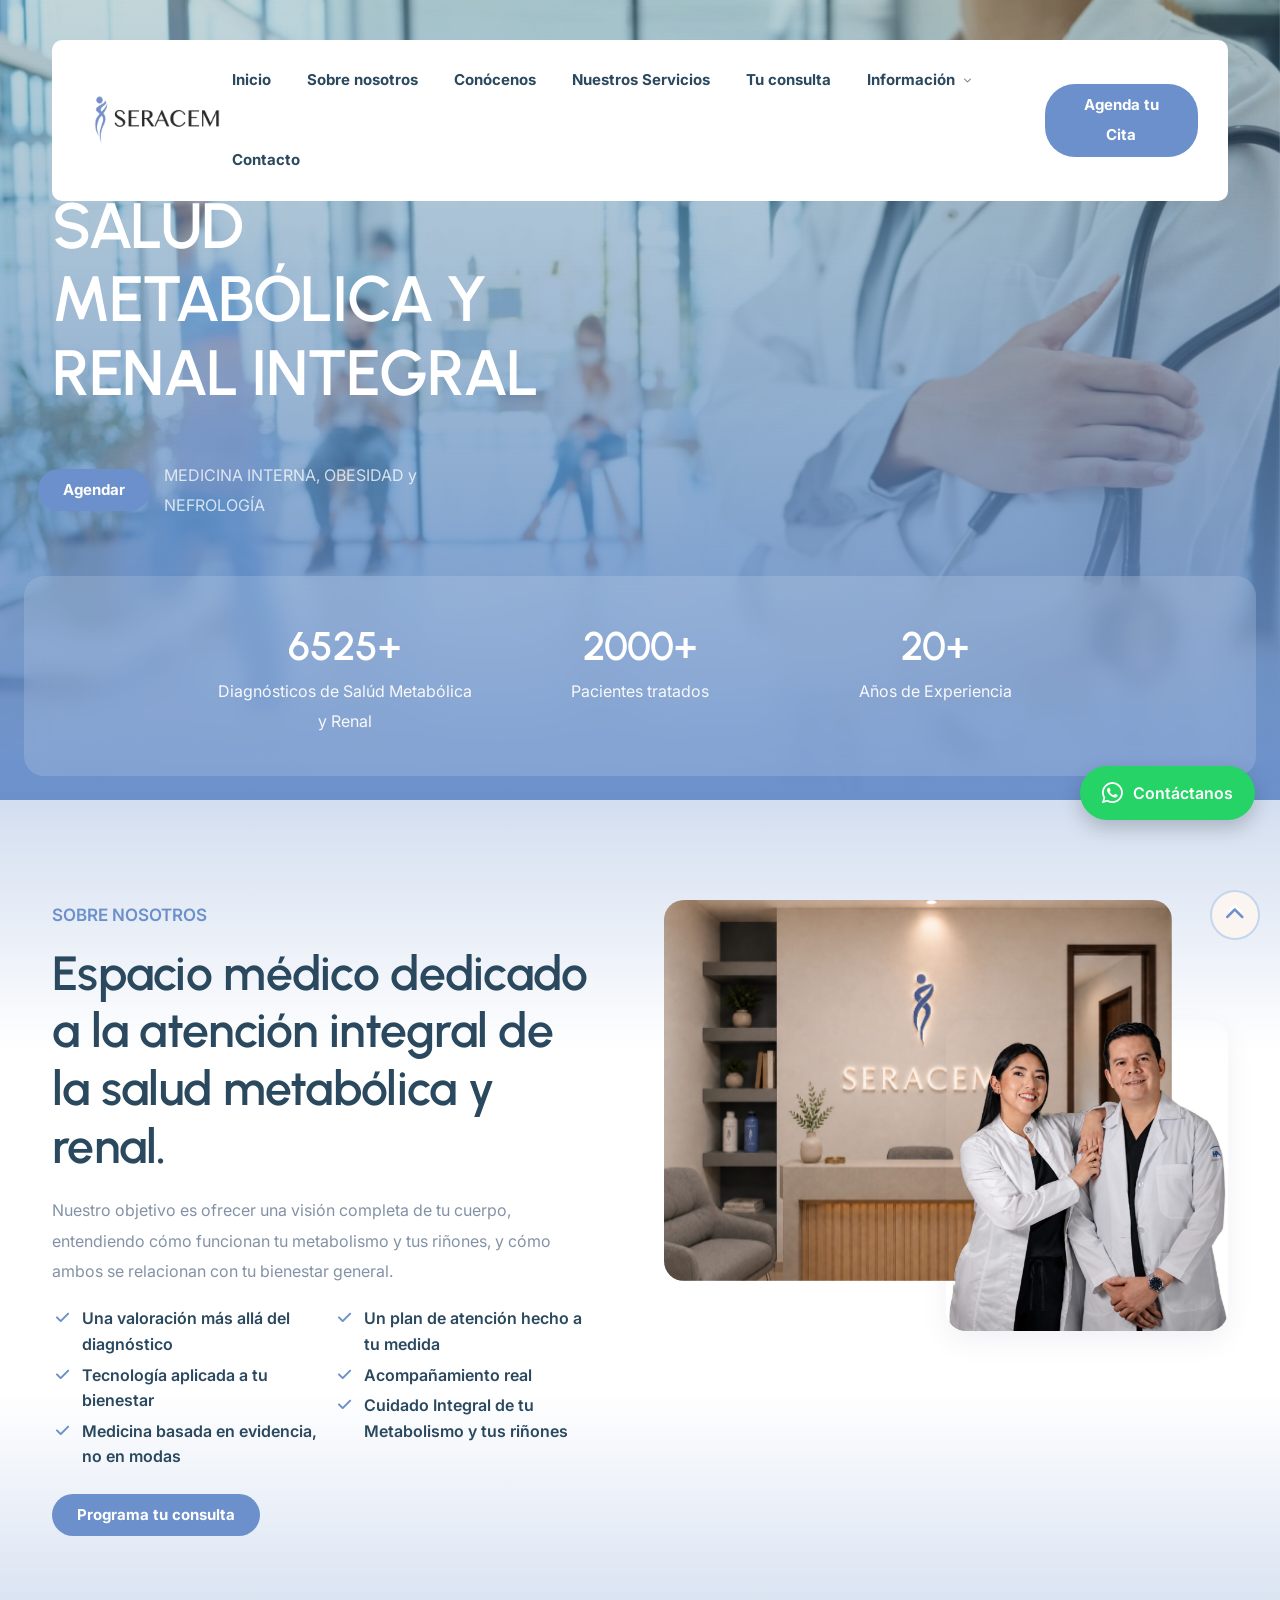
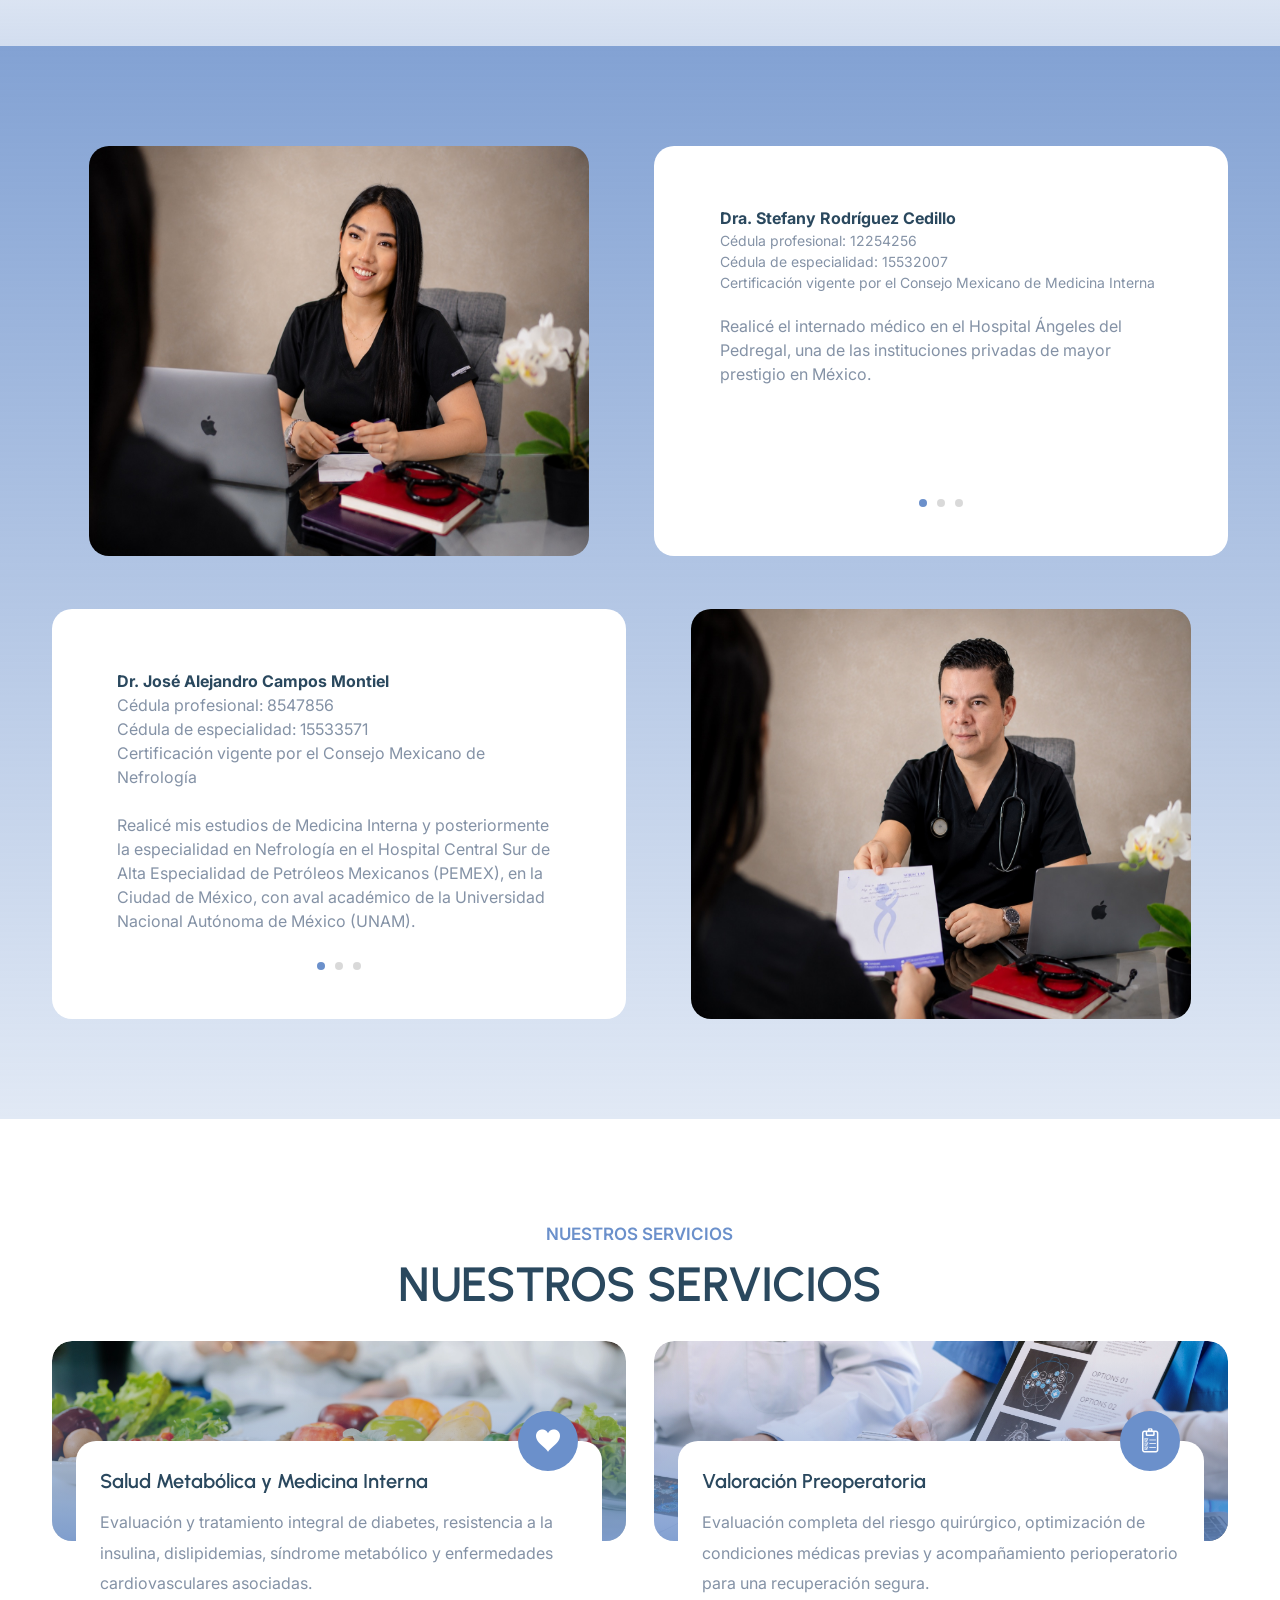
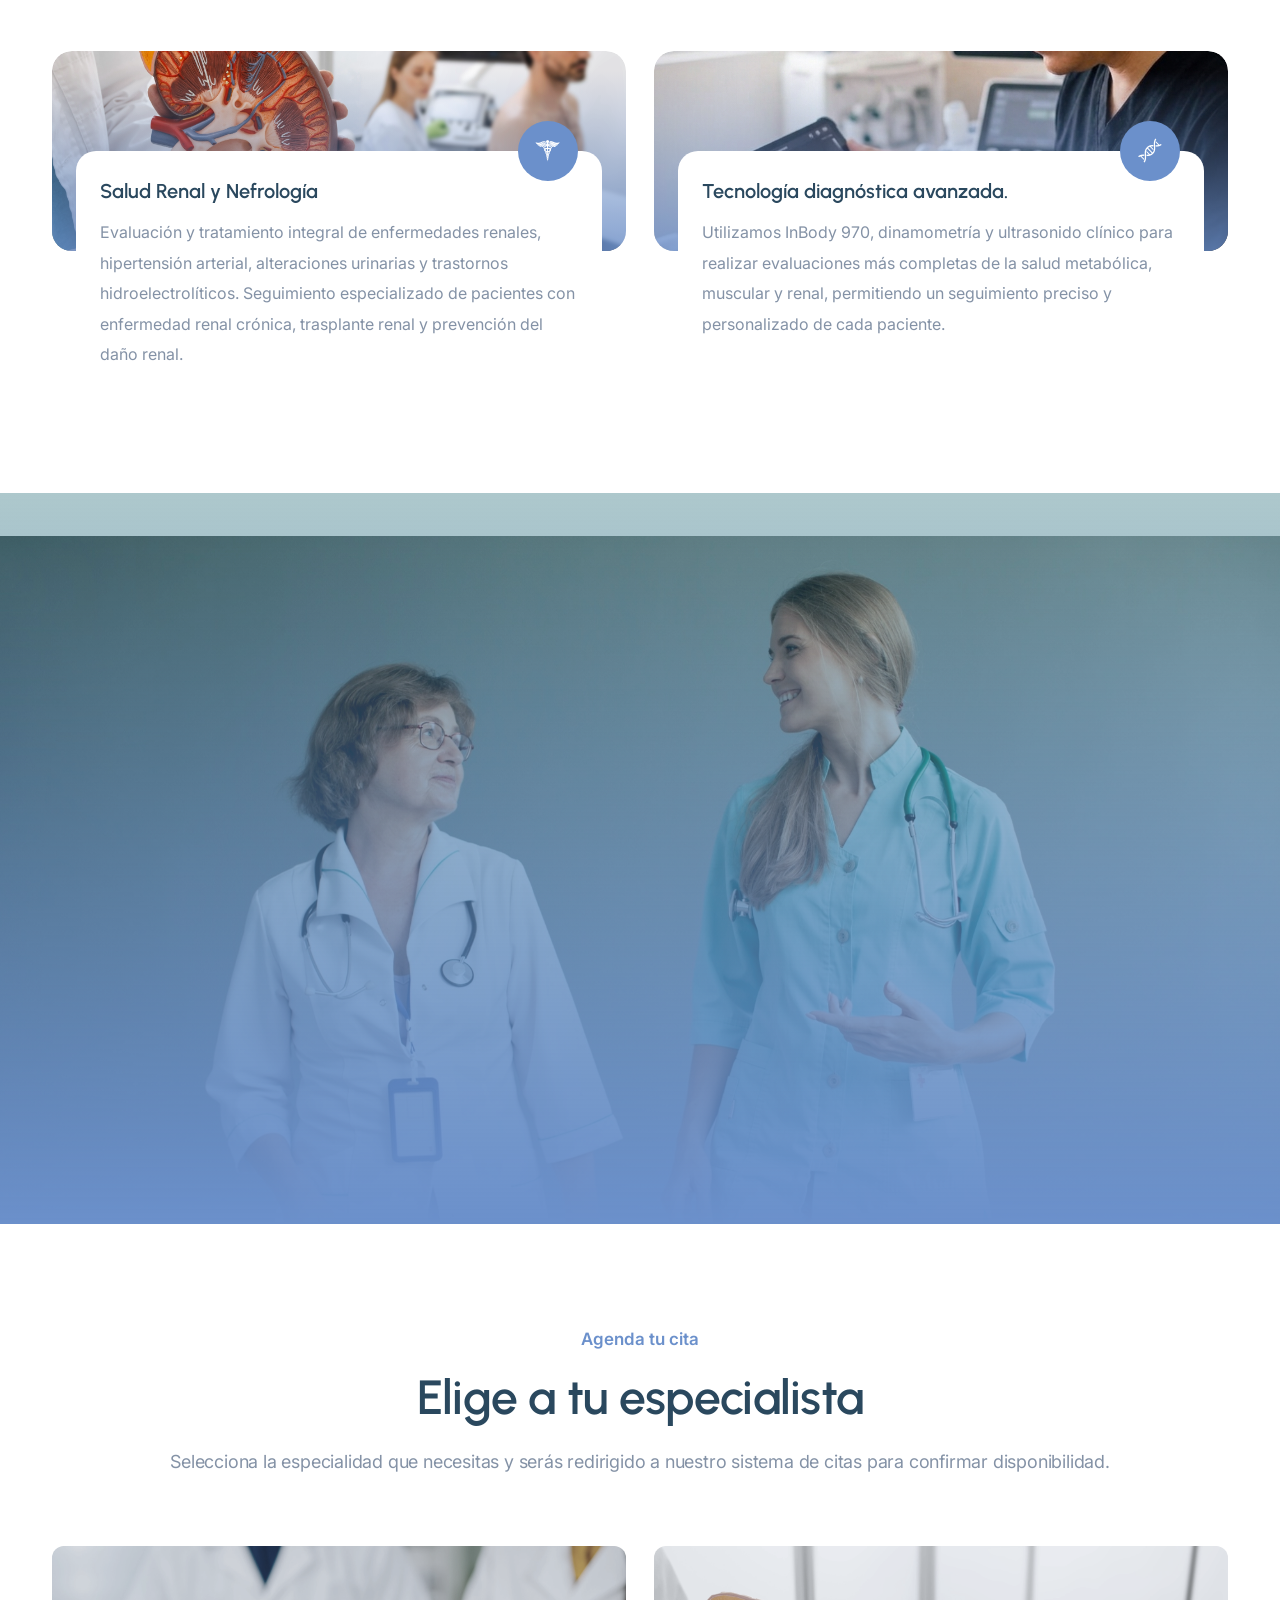
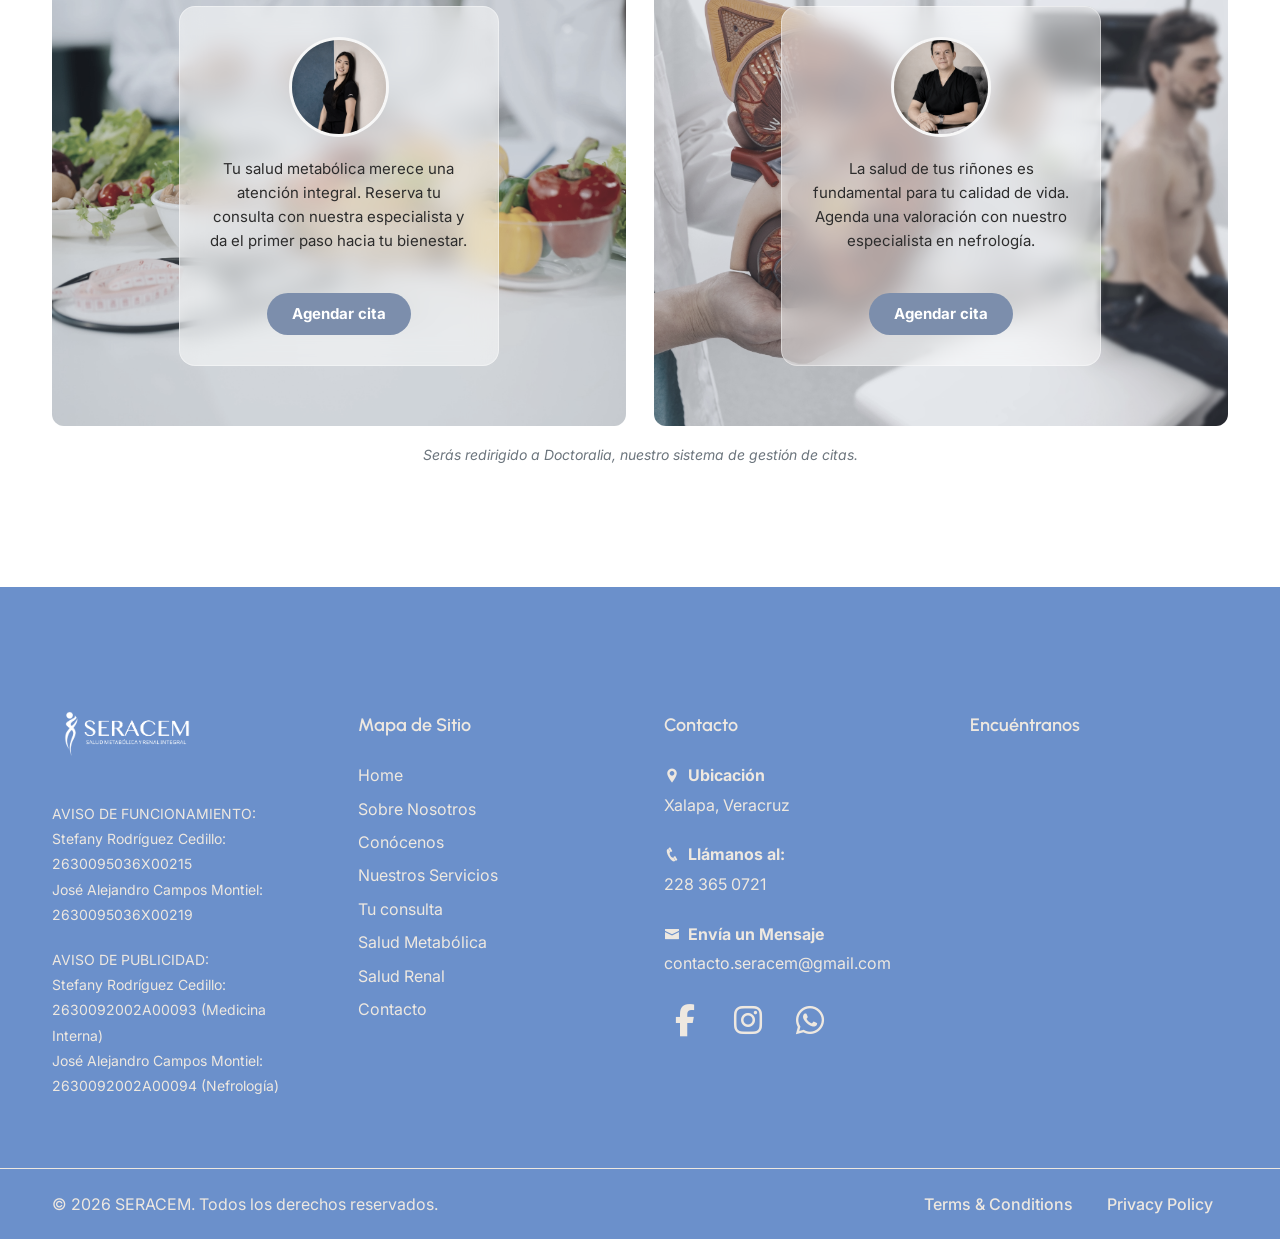
<file: Optilux/Optilux HTML/index.html>
<!DOCTYPE html>
<html lang="en">

<head>
    <title>SERACEM</title>
    <!-- Favicon para modo claro (navegador con tema claro) -->
    <link rel="icon" href="images/icono_azul.webp" type="image/webp" media="(prefers-color-scheme: light)">
    <!-- Favicon para modo oscuro (navegador con tema oscuro) -->
    <link rel="icon" href="images/icono_blanco.webp" type="image/webp" media="(prefers-color-scheme: dark)">
    <meta content="text/html;charset=utf-8" http-equiv="Content-Type">
    <meta content="width=device-width, initial-scale=1.0" name="viewport" >
    <meta name="description" content="Especialistas en salud metabólica y renal en Xalapa, Veracruz. Atención integral con la Dra. Stefany Rodríguez y el Dr. José Alejandro Campos. ¡Agenda tu cita hoy!">
    <meta name="keywords" content="Xalapa, Veracruz, SERACEM, nefrólogo, obesidad, resistencia a la insulina, prediabetes, diabetes, hipertensión, enfermedad renal crónica, hemodiálisis, diálisis peritoneal, salud metabólica, salud renal, higado graso">
    <meta content="" name="author">
    <!-- CSS Files
    ================================================== -->
    <link href="css/bootstrap.min.css" rel="stylesheet" type="text/css" id="bootstrap">
    <link href="css/plugins.css" rel="stylesheet" type="text/css" >
    <link href="css/style.css" rel="stylesheet" type="text/css" >
    <link href="css/coloring.css" rel="stylesheet" type="text/css" >
    <!-- color scheme -->
    <link id="colors" href="css/colors/scheme-01.css" rel="stylesheet" type="text/css" >

    <script type="text/javascript">var hh_widgets = ['Calendar'];(function(d, s, id) { var js, h = d.getElementsByTagName('head')[0]; if (d.getElementById(id)) return; js = d.createElement(s); js.id = id; js.src = "https://widgets.hulilabs.com/js/widgets/loader.js"; h.appendChild(js);}(document, 'script', 'huli-loader'));</script>
    <link rel="stylesheet" href="https://cdnjs.cloudflare.com/ajax/libs/font-awesome/6.4.0/css/all.min.css">

    <!-- Google tag (gtag.js) -->
    <script async src="https://www.googletagmanager.com/gtag/js?id=G-5W2SRSB6M6"></script>
    <script>
    window.dataLayer = window.dataLayer || [];
    function gtag(){dataLayer.push(arguments);}
    gtag('js', new Date());

    gtag('config', 'G-5W2SRSB6M6');
    </script>
</head>

<body>
    <div id="wrapper">
        <a href="#" id="back-to-top"></a>

        <!-- page preloader begin -->
        <div id="de-loader"></div>
        <!-- page preloader close -->

        <!-- header begin -->
        <header class="transparent header-light header-float">
            <div class="container">
                <div class="row">
                    <div class="col-md-12">
                        <div class="header-inner">
                            <div class="de-flex">
                                <div class="de-flex-col">
                                    <!-- logo begin -->
                                    <div id="logo">
                                        <a href="#top">
                                            <img class="logo-main" src="images/logos/logo_azul_negro.webp" alt="" style="width: 150px; height: 100px">
                                            <img class="logo-scroll" src="images/icono_azul.webp" alt="" >
                                            <img class="logo-mobile" src="images/logos/logo_azul_negro.webp" alt="" style="width: 130px; height: auto;">
                                        </a>
                                    </div>
                                    <!-- logo close -->
                                </div>

                                <div class="de-flex-col">
                                    <div class="de-flex-col header-col-mid">
                                        <ul id="mainmenu">
                                            <li><a class="menu-item" href="#top">Inicio</a></li>
                                            <li><a class="menu-item" href="#sobre-nosotros">Sobre nosotros</a></li>
                                            <li><a class="menu-item" href="#conocenos">Conócenos</a></li>
                                            <li><a class="menu-item" href="#servicios">Nuestros Servicios</a></li>
                                            <li><a class="menu-item" href="#consulta">Tu consulta</a></li>
                                            <li><a class="menu-item" href="#">Información</a>
                                                <ul>
                                                    <li><a href="salud-metabolica.html">Salud Metabólica</a></li>
                                                    <li><a href="salud-renal.html">Salud Renal</a></li>
                                                    <li><a href="Avisos.html">Avisos</a></li>
                                                </ul>
                                            </li>
                                            <li><a class="menu-item" href="#contacto">Contacto</a></li>
                                        </ul>
                                    </div>
                                </div>

                                <div class="de-flex-col">
                                    <a class="btn-main fx-slide w-100" href="#agendar-cita"><span>Agenda tu Cita</span></a>
                                    <div class="menu_side_area">
                                        <span id="menu-btn"></span>
                                    </div>
                                </div>
                            </div>
                        </div>
                    </div>
                </div>
            </div>
        </header>
        <!-- header close -->
        <!-- content begin -->
        <main>
            <div id="top"></div>
            <!--INICIO DE HERO SECTION-->
            <section class="text-light jarallax relative">
                <img src="images/clinica-1-w.webp" class="jarallax-img" alt="">

                <div class="container relative z-2">
                    <div class="row g-4">
                        <div class="spacer-double"></div>
                        <div class="col-lg-6">
                            <h1 class="split">SALUD METABÓLICA Y RENAL INTEGRAL</h1>
                            <div class="spacer-single"></div>
                            <div class="row g-4 align-items-center">
                                <a class="btn-main fx-slide" href="#agendar-cita" style="width: auto; display: inline-block;"><span>Agendar</span></a>
                                <div class="col-lg-7 wow fadeInRight" data-wow-delay="1.8s">
                                    <p class="mb-0">MEDICINA INTERNA, OBESIDAD y NEFROLOGÍA</p>
                                </div>
                            </div>
                            <div class="spacer-double sm-hide"></div>
                            <div class="spacer-double sm-hide"></div>
                            <div class="spacer-double sm-hide"></div>
                        </div>

                        <!--
                        <div class="col-lg-6">
                            <div class="d-flex align-items-center justify-content-end">
                                <div class="relative me-4">
                                    <img src="images/testimonial/1.webp" class="w-50px circle ms-min-10 wow fadeInRight" data-wow-delay=".8s" alt="">
                                    <img src="images/testimonial/2.webp" class="w-50px circle ms-min-10 wow fadeInRight" data-wow-delay="1s" alt="">
                                    <img src="images/testimonial/3.webp" class="w-50px circle ms-min-10 wow fadeInRight" data-wow-delay="1.2s" alt="">
                                </div>
                                <div class="fw-600 fs-14 lh-1-5 wow fadeInRight" data-wow-delay="1.4s"><span class="fs-16 fw-bold text-white">2k</span><br>Pacientes Felices</div>
                            </div>
                        </div>
                        -->
                    </div>
                </div>


                <div class="abs bottom-0 w-100 z-2 sm-hide">
                    <div class="col-lg-12">
                        <div class="bg-blur p-40 m-4 rounded-1">
                            <div class="row g-4 justify-content-center">
                                <div class="col-md-3 col-sm-4 text-center">
                                    <div class="de_count wow fadeInRight" data-wow-delay=".0s">
                                        <h3 class="fs-40 mb-0"><span>6525</span>+</h3>
                                        Diagnósticos de Salúd Metabólica y Renal
                                    </div>
                                </div>
                                <div class="col-md-3 col-sm-4 text-center">
                                    <div class="de_count wow fadeInRight" data-wow-delay=".2s">
                                        <h3 class="fs-40 mb-0"><span>2000</span>+</h3>
                                        Pacientes tratados
                                    </div>
                                </div>
                                <div class="col-md-3 col-sm-4 text-center">
                                    <div class="de_count wow fadeInRight" data-wow-delay=".4s">
                                        <h3 class="fs-40 mb-0"><span>20</span>+</h3>
                                        Años de Experiencia
                                    </div>
                                </div>
                            </div>
                        </div>
                    </div>
                </div>


                <div class="gradient-edge-bottom h-100 color"></div>
                <div class="sw-overlay op-3"></div>
            </section>

            <!-- ====== SECCIÓN: Sobre nosotros (About Us) ====== -->
            <section id="sobre-nosotros" class="relative">
                <div class="gradient-edge-top color op-3"></div>
                <div class="gradient-edge-bottom color op-3"></div>
                <div class="container relative z-2">
                    <div class="row gy-4 gx-5">
                        <div class="col-lg-6">
                            <div class="me-lg-3">
                                <div class="subtitle s2 mb-3 wow fadeInUp" data-wow-delay=".0s">SOBRE NOSOTROS</div>
                                <h2 class="split" data-wow-delay=".2s">Espacio médico dedicado a la atención integral de la salud metabólica y renal.</h2>
                                <p class="wow fadeInUp" data-wow-delay=".4s">Nuestro objetivo es ofrecer una visión completa de tu cuerpo, entendiendo cómo funcionan tu metabolismo y tus riñones, y cómo ambos se relacionan con tu bienestar general.</p>
                                <ul class="ul-check text-dark cols-2 fw-600 mb-4 wow fadeInUp" data-wow-delay=".6s">
                                    <li>Una valoración más allá del diagnóstico</li>
                                    <li>Tecnología aplicada a tu bienestar</li>
                                    <li>Medicina basada en evidencia, no en modas</li>
                                    <li>Un plan de atención hecho a tu medida</li>
                                    <li>Acompañamiento real</li>
                                    <li>Cuidado Integral de tu Metabolismo y tus riñones</li>
                                </ul>
                                <a class="btn-main fx-slide wow fadeInUp" data-wow-delay=".8s" href="#agendar-cita"><span>Programa tu consulta</span></a>
                            </div>
                        </div>
                        <div class="col-lg-6">
                            <div class="relative">
                                <div class="rounded-1 w-90 overflow-hidden wow zoomIn">
                                    <img src="images/consultorio-w.webp" class="w-100 wow scaleIn" alt="">
                                </div>
                                <div class="rounded-1 w-50 abs mb-min-50 end-0 bottom-0 z-2 overflow-hidden shadow-soft wow zoomIn" data-wow-delay=".2s">
                                    <img src="images/conócenos-sbg.webp" class="w-100 wow scaleIn" data-wow-delay=".2s" alt="">
                                </div>
                            </div>
                        </div>
                    </div>
                    
                </div>
            </section>

            <!-- ====== SECCIÓN: Conócenos (Testimonials) ====== -->
            <section id="conocenos" class="bg-color-op-2 relative">
                <div class="gradient-edge-top color op-8 h-100"></div>
                <div class="container relative z-2">
                    <div class="row">
                        <div class="col-12">
                            <!-- Nuevo contenido de Conócenos aquí -->
                                <div class="row g-4 align-items-start">
                                    <!-- Cuadro 1: Imagen de la Doctora Foto-->
                                    <div class="col-lg-6 wow fadeInLeft" data-wow-delay="0s">
                                        <div class="img-doctora-container rounded-1 overflow-hidden">
                                            <!-- AQUÍ VA LA IMAGEN DE LA DOCTORA -->
                                            <img src="images/6.jpeg" class="w-100 h-100 object-fit-cover" alt="Dra. Stefany Rodríguez Cedillo">
                                        </div>
                                    </div>
                                    
                                    <!-- Cuadro 2: Carrusel de Experiencia y Logros Dra. Stefany Rodríguez Cedillo -->
                                    <div class="col-lg-6 wow fadeInRight" data-wow-delay="0.2s"">
                                        <div class="h-100 rounded-1 bg-white p-40">
                                            <!--Hasta aquí-->
                                            <div id="logros-carousel" class="owl-carousel owl-theme owl-2-dots wow fadeInUp">
                                                <!-- Tarjeta 1: Datos profesionales y formación inicial -->
                                                <div class="item">
                                                    <div>
                                                        <div class="card-text">
                                                            <p class="fw-bold text-dark">Dra. Stefany Rodríguez Cedillo</p>
                                                            <p class="small">Cédula profesional: 12254256</p>
                                                            <p class="small">Cédula de especialidad: 15532007</p>
                                                            <p class="small">Certificación vigente por el Consejo Mexicano de Medicina Interna <br><br></p>
                                                            <span class="more-text">
                                                                <p>Realicé el internado médico en el Hospital Ángeles del Pedregal, una de las instituciones privadas de mayor prestigio en México.</p>
                                                            </span>
                                                        </div>
                                                    </div>
                                                    <a href="javascript:void(0)" class="btn-read-more">Leer más...</a>
                                                </div>


                                                <!-- Tarjeta 2: Formación académica y certificaciones -->
                                                <div class="item">
                                                    <div class="card-text">
                                                        <p>
                                                            Posteriormente, cursé la especialidad en Medicina Interna en el Hospital Central Sur de Alta Especialidad de Petróleos Mexicanos (PEMEX), con aval académico de la Universidad Nacional Autónoma de México (UNAM). Cuento con certificación vigente por el Consejo Mexicano de Medicina Interna. <br> <br>
                                                        </p>
                                                        <span class="more-text">
                                                            <p>
                                                                He complementado mi formación en el abordaje integral de la obesidad y las enfermedades metabólicas, con certificación internacional por SCOPE (Specialist Certification of Obesity Professional Education).
                                                            </p>
                                                        </span>
                                                    </div>
                                                    <a href="javascript:void(0)" class="btn-read-more">Leer más...</a>
                                                </div>

                                                <!-- Tarjeta 3: Experiencia y enfoque -->
                                                <div class="item">
                                                    <div class="card-text">
                                                        <p>He desarrollado experiencia en el ámbito privado, brindando atención integral a pacientes con enfermedades metabólicas y crónicas. <br><br></p>
                                                        <span class="more-text">
                                                            <p>Mi práctica médica se enfoca en la prevención, evaluación y manejo del riesgo metabólico, con especial interés en la obesidad como un factor clave en múltiples enfermedades.</p>
                                                        </span>
                                                    </div>
                                                    <a href="javascript:void(0)" class="btn-read-more">Leer más...</a>
                                                </div>
                                            </div>
                                        </div>
                                    </div>
                                </div>
                            
                                <div class="row g-4 mt-4 align-items-start">
                                    <!-- Cuadro 3: Carrusel de Logros del Doctor -->
                                    <div class="col-lg-6 wow fadeInUp order-2 order-lg-1" data-wow-delay="0.4s">
                                        <div class="h-100 rounded-1 bg-white p-40">
                                            <!--Hasta aquí-->
                                            <div id="logros-carousel-doctor" class="owl-carousel owl-theme owl-2-dots wow fadeInUp">
                                                <!-- Tarjeta 1: Datos profesionales y formación inicial -->
                                                <div class="item">
                                                    <div class="card-text">
                                                        <p class="fw-bold text-dark">Dr. José Alejandro Campos Montiel</p>
                                                        <p>Cédula profesional: 8547856</p>
                                                        <p>Cédula de especialidad: 15533571</p>
                                                        <p>Certificación vigente por el Consejo Mexicano de Nefrología <br><br></p>
                                                        <span class="more-text">
                                                            
                                                            <p>Realicé mis estudios de Medicina Interna y posteriormente la especialidad en Nefrología en el Hospital Central Sur de Alta Especialidad de Petróleos Mexicanos (PEMEX), en la Ciudad de México, con aval académico de la Universidad Nacional Autónoma de México (UNAM).</p>
                                                        </span>
                                                    </div>
                                                    <a href="javascript:void(0)" class="btn-read-more">Leer más...</a>
                                                </div>
                                                <!-- Tarjeta 2: Certificaciones y membresías -->
                                                <div class="item">
                                                    <div class="card-text">
                                                        <p>Cuento con certificación vigente por el Consejo Mexicano de Nefrología, lo que respalda una práctica médica basada en estándares actuales y evidencia científica. <br><br></p>
                                                        <span class="more-text">
                                                            <p>
                                                                Formo parte de la Sociedad Latinoamericana de Nefrología e Hipertensión y del Colegio de Nefrólogos de México, lo que contribuye a una actualización constante en el manejo de las enfermedades renales.
                                                            </p>
                                                        </span>
                                                    </div>
                                                    <a href="javascript:void(0)" class="btn-read-more">Leer más...</a>
                                                </div>
                                                <!-- Tarjeta 3: Experiencia profesional -->
                                                <div class="item">
                                                    <div class="card-text">
                                                        <p>Mi práctica profesional se enfoca en la atención integral de pacientes con enfermedad renal, incluyendo enfermedad renal crónica, hipertensión y nefropatía diabética, así como terapias sustitutivas como la hemodiálisis. <br></p>
                                                        <span class="more-text">
                                                            <p>
                                                                Actualmente participo en la atención de pacientes en unidades de hemodiálisis, integrando el manejo clínico con un enfoque cercano y centrado en el paciente. Dependiendo de las necesidades de cada paciente, la atención puede complementarse mediante canalización a otras áreas de la salud, de acuerdo con la valoración médica.
                                                            </p>
                                                        </span>
                                                    </div>
                                                    <a href="javascript:void(0)" class="btn-read-more">Leer más...</a>
                                                </div>
                                            </div>
                                        </div>
                                    </div>

                                    <!-- Cuadro 4: Imagen del Doctor Foto -->
                                    <div class="col-lg-6 wow fadeInRight order-1 order-lg-2" data-wow-delay="0.6s">
                                        <div class="img-doctor-container rounded-1 overflow-hidden">
                                            <!-- AQUÍ VA LA IMAGEN DEL DOCTOR -->
                                            <img src="images/8.jpeg" class="w-100 h-100 object-fit-cover" alt="Dr. José Alejandro Campos Montiel">
                                        </div>
                                    </div>
                                </div>
                        </div>
                    </div>
                </div>
            </section>
            
            <!-- ====== SECCIÓN: Nuestros Servicios (Our Services) ====== -->
            <section id="servicios" class="relative">
                <div class="container relative z-2">
                    <div class="row g-4 mb-2 justify-content-center">
                        <div class="col-lg-6 text-center">
                            <div class="subtitle s2 wow fadeInUp mb-2">NUESTROS SERVICIOS</div>
                            <h2 class="split" data-wow-delay=".2s">NUESTROS SERVICIOS</h2>
                        </div>
                    </div>
                    <div class="row g-4">
                        <!-- Fila 1: Tarjeta 1 y 2 -->
                        <!--Bloque Salud Metabólica y Medicina Interna-->
                        <div class="col-lg-6 col-sm-6 wow fadeInUp" data-wow-delay="0s">
                            <div class="hover">
                                <div class="relative overflow-hidden rounded-1">
                                    
                                        <div class="relative overflow-hidden rounded-1">
                                            <img src="images/salud_metabólica-1-w.webp" class="w-100 hover-scale-1-2" alt="">
                                            <div class="gradient-edge-bottom color h-90 op-8"></div>
                                        </div>
                                    
                                        <div class="p-4 relative bg-white rounded-1 mx-4 mt-min-100 z-2">
                                            <div class="abs top-0 end-0 mt-min-30 me-4 circle bg-color w-60px h-60px d-flex align-items-center justify-content-center">
                                                <i class="icofont-heart-alt" style="color: #fff; font-size: 24px;"></i>
                                            </div>
                                            <h4>Salud Metabólica y Medicina Interna</h4>
                                            <p class="mb-0">Evaluación y tratamiento integral de diabetes, resistencia a la insulina, dislipidemias, síndrome metabólico y enfermedades cardiovasculares asociadas.</p>
                                        </div>
                                    
                                </div>
                            </div>
                        </div>

                        <!--Bloque Valoración preoperatoria-->
                        <div class="col-lg-6 col-sm-6 wow fadeInUp" data-wow-delay="0.4s">
                            <div class="hover">
                                <div class="relative overflow-hidden rounded-1">
                                    
                                        <div class="relative overflow-hidden rounded-1">
                                            <img src="images/valoración_médica-1-w.webp" class="w-100 hover-scale-1-2" alt="">
                                            <div class="gradient-edge-bottom color h-90 op-8"></div>
                                        </div>
                                    
                                        <div class="p-4 relative bg-white rounded-1 mx-4 mt-min-100 z-2">
                                            <div class="abs top-0 end-0 mt-min-30 me-4 circle bg-color w-60px h-60px d-flex align-items-center justify-content-center">
                                                <i class="icofont-prescription" style="color: #fff; font-size: 24px;"></i>
                                            </div>
                                            <h4>Valoración Preoperatoria</h4>
                                            <p class="mb-0">Evaluación completa del riesgo quirúrgico, optimización de condiciones médicas previas y acompañamiento perioperatorio para una recuperación segura.</p>
                                        </div>
                                    
                                </div>
                            </div>
                        </div>
                    </div>
                    <div class="row g-4 mt-0">
                        <!-- Fila 2: Tarjeta 3 y 4 -->
                        
                        <!--Tarjeta Salud Renal y Nefrología-->
                        <div class="col-lg-6 col-sm-6 wow fadeInUp" data-wow-delay="0.2s">
                            <div class="hover">
                                <div class="relative overflow-hidden rounded-1">
                                    
                                        <div class="relative overflow-hidden rounded-1">
                                            <img src="images/salud_renal-1-w.webp" class="w-100 hover-scale-1-2" alt="">
                                            <div class="gradient-edge-bottom color h-90 op-8"></div>
                                        </div>
                                    
                                        <div class="p-4 relative bg-white rounded-1 mx-4 mt-min-100 z-2">
                                            <div class="abs top-0 end-0 mt-min-30 me-4 circle bg-color w-60px h-60px d-flex align-items-center justify-content-center">
                                                <i class="icofont-medical-sign-alt" style="color: #fff; font-size: 24px;"></i>
                                            </div>
                                            <h4>Salud Renal y Nefrología</h4>
                                            <p class="mb-0">Evaluación y tratamiento integral de enfermedades renales, hipertensión arterial, alteraciones urinarias y trastornos hidroelectrolíticos. Seguimiento especializado de pacientes con enfermedad renal crónica, trasplante renal y prevención del daño renal.</p>
                                        </div>
                                    
                                </div>
                            </div>
                        </div>
                        <!--Tarjeta Tecnología diagnóstica avanzada.-->
                        <div class="col-lg-6 col-sm-6 wow fadeInUp" data-wow-delay="0.6s">
                            <div class="hover">
                                <div class="relative overflow-hidden rounded-1">
                                    
                                        <div class="relative overflow-hidden rounded-1">
                                            <img src="images/tech.png" class="w-100 hover-scale-1-2" alt="">
                                            <div class="gradient-edge-bottom color h-90 op-8"></div>
                                        </div>
                                    
                                        <div class="p-4 relative bg-white rounded-1 mx-4 mt-min-100 z-2">
                                            <div class="abs top-0 end-0 mt-min-30 me-4 circle bg-color w-60px h-60px d-flex align-items-center justify-content-center">
                                                <i class="icofont-dna" style="color: #fff; font-size: 24px;"></i>
                                            </div>
                                            <h4>Tecnología diagnóstica avanzada.</h4>
                                            <p class="mb-0">Utilizamos InBody 970, dinamometría y ultrasonido clínico para realizar evaluaciones más completas de la salud metabólica, muscular y renal, permitiendo un seguimiento preciso y personalizado de cada paciente.</p>
                                        </div>
                                    
                                </div>
                            </div>
                        </div>
                    </div>
                </div>
            </section>

            <!-- ====== SECCIÓN: Tu consulta (Our Process) ====== -->
            <section id="consulta" class="relative jarallax text-light">
                <div class="gradient-edge-bottom color h-100"></div>
                <img src="images/background/2.webp" class="jarallax-img" alt="Eye Clinic Process">
                <div class="sw-overlay op-4"></div>
                <div class="container relative z-2">
                    <div class="row g-4">
                        <div class="col-lg-6 offset-lg-3 text-center">
                            <div class="subtitle wow fadeInUp">TU CONSULTA</div>
                            <h2 class="split" data-wow-delay=".2s">¿Cómo Funciona?</h2>
                        </div>
                    </div>
                    <div class="row justify-content-center">
                        <div class="col-6 col-md-3 de-step de-step-arrow wow fadeInUp" data-wow-delay="0s">
                            <div class="de-step-icon bg-white id-color">
                                <i class="fas fa-notes-medical fa-2x"></i>
                            </div>
                            <h4 class="fw-bold">Primera consulta</h4> <!--NOS QUEDAMOS EN ESTA PARTE DEL CÓDIGO-->
                            <p>Durante tu primera visita realizamos una entrevista clínica detallada, revisamos tu historial médico, estudios previos y establecemos tus objetivos de salud. Te explicamos tu situación con claridad y sin prisa.</p>
                        </div>

                        <div class="col-6 col-md-3 de-step de-step-arrow wow fadeInUp" data-wow-delay="0.2s">
                            <div class="de-step-icon bg-white id-color">
                                <i class="fas fa-chart-line fa-2x"></i>
                            </div>
                            <h4 class="fw-bold">Seguimiento</h4>
                            <p>Monitoreamos tu progreso, ajustamos tu plan de tratamiento según sea necesario y resolvemos tus dudas. El seguimiento constante es clave para lograr resultados sostenibles.</p>
                        </div>

                        <div class="col-6 col-md-3 de-step wow fadeInUp" data-wow-delay="0.4s">
                            <div class="de-step-icon bg-white id-color">
                                <i class="fas fa-lightbulb fa-2x"></i>
                            </div>
                            <h4 class="fw-bold">Nuestro Enfoque</h4>
                            <p>Combinamos evidencia científica, tecnología de punta y una visión humana. Cada plan es único, diseñado para tu estilo de vida, necesidades y metas personales.</p>
                        </div>
                    </div>
                </div>
            </section>

            <!--Doctoralia App-->
            <!-- ====== SECCIÓN: Agendar Cita (Doctoralia) ====== -->
            <section id="agendar-cita" class="relative">
                <div class="container">
                    <div class="row">
                        <div class="col-12 text-center mb-5">
                            <div class="subtitle s2 mb-3">Agenda tu cita</div>
                            <h2 class="split">Elige a tu especialista</h2>
                            <p class="lead">Selecciona la especialidad que necesitas y serás redirigido a nuestro sistema de citas para confirmar disponibilidad.</p>
                        </div>
                    </div>
                    <div class="row g-4 justify-content-center">

                        <!-- Bloque Izquierdo: Salud Metabólica -->
                        <div class="col-lg-6 col-md-8">
                            <div class="specialist-card" style="background-image: url('images/salud_metabólica-1-w.webp');">
                                <div class="specialist-card-overlay"></div>
                                <div class="glass-card">
                                    <div class="glass-card-avatar">
                                        <img src="images/team/fany-1.webp" alt="Dra. Stefany">
                                    </div>
                                    <p class="glass-card-text">Tu salud metabólica merece una atención integral. Reserva tu consulta con nuestra especialista y da el primer paso hacia tu bienestar.</p>
                                    <a href="https://www.doctoralia.com.mx/z/jdJp81" target="_blank" rel="noopener" class="btn-main fx-slide"><span>Agendar cita</span></a>
                                </div>
                            </div>
                        </div>

                        <!-- Bloque Derecho: Salud Renal -->
                        <div class="col-lg-6 col-md-8">
                            <div class="specialist-card" style="background-image: url('images/salud_renal-1-w.webp');">
                                <div class="specialist-card-overlay"></div>
                                <div class="glass-card">
                                    <div class="glass-card-avatar">
                                        <img src="images/team/4.png" alt="Dr. Alejandro">
                                    </div>
                                    <p class="glass-card-text">La salud de tus riñones es fundamental para tu calidad de vida. Agenda una valoración con nuestro especialista en nefrología.</p>
                                    <a href="https://www.doctoralia.com.mx/z/wBwPJb" target="_blank" rel="noopener" class="btn-main fx-slide"><span>Agendar cita</span></a>
                                </div>
                            </div>
                        </div>

                    </div>
                    <div class="row mt-3">
                        <div class="col-12 text-center">
                            <p class="small text-muted"><em>Serás redirigido a Doctoralia, nuestro sistema de gestión de citas.</em></p>
                        </div>
                    </div>
                </div>
            </section>
        </main>
        <!-- content close -->

        <!-- ====== SECCIÓN: Contacto (Footer) ====== -->
        <footer id="contacto" class="section-dark">
            <div class="container">
                <div class="row gx-5">
                    <!-- Columna 1: Logo + Avisos + Redes Sociales -->
                    <div class="col-lg-3 col-sm-6 mb-4 mb-lg-0">
                        <img src="images/logo-blanco_horizontal-w.webp" class="logo-footer" alt="SERACEM Logo">
                        <div class="spacer-20"></div>
                        <p class="small">AVISO DE FUNCIONAMIENTO:<br>
                            Stefany Rodríguez Cedillo: 2630095036X00215<br>
                            José Alejandro Campos Montiel: 2630095036X00219
                        </p>
                        <p class="small">AVISO DE PUBLICIDAD:<br>
                            Stefany Rodríguez Cedillo: 2630092002A00093 (Medicina Interna)<br>
                            José Alejandro Campos Montiel: 2630092002A00094 (Nefrología)
                        </p>
                        
                    </div>

                    <!-- Columna 2: Mapa de Sitio -->
                    <div class="col-lg-3 col-sm-6 mb-4 mb-lg-0">
                        <div class="widget">
                            <h5 class="mt-4">Mapa de Sitio</h5>
                            <ul>
                                <li><a href="#top">Home</a></li>
                                <li><a href="#sobre-nosotros">Sobre Nosotros</a></li>
                                <li><a href="#conocenos">Conócenos</a></li>
                                <li><a href="#servicios">Nuestros Servicios</a></li>
                                <li><a href="#consulta">Tu consulta</a></li>
                                <li><a href="salud-metabolica.html">Salud Metabólica</a></li>
                                <li><a href="salud-renal.html">Salud Renal</a></li>
                                <li><a href="#contacto">Contacto</a></li>
                            </ul>
                        </div>
                    </div>

                    <!-- Columna 3: Contacto -->
                    <div class="col-lg-3 col-sm-6 mb-4 mb-lg-0">
                        <div class="widget">
                            <h5 class="mt-4">Contacto</h5>
                            <div class="fw-bold text-white"><i class="icofont-location-pin me-2 id-color"></i>Ubicación</div>
                            <p class="mb-0">Xalapa, Veracruz</p>
                            <div class="spacer-20"></div>
                            <div class="fw-bold text-white"><i class="icofont-phone me-2 id-color"></i>Llámanos al:</div>
                            <p class="mb-0">228 365 0721</p>
                            <div class="spacer-20"></div>
                            <div class="fw-bold text-white"><i class="icofont-envelope me-2 id-color"></i>Envía un Mensaje</div>
                            <p class="mb-0">contacto.seracem@gmail.com</p>
                            <div class="social-icons mb-sm-30 mt-3">
                                <a href="https://www.facebook.com/profile.php?id=61577675084405" target="_blank" rel="noopener noreferrer"><i class="fa-brands fa-facebook-f"></i></a>
                                <a href="https://www.instagram.com/_seracem/" target="_blank" rel="noopener noreferrer"><i class="fa-brands fa-instagram"></i></a>
                                <a href="#"><i class="fa-brands fa-whatsapp"></i></a>
                            </div>
                        </div>
                    </div>

                    <!-- Columna 4: Google Maps (placeholder) -->
                    <!-- Columna 4: Google Maps -->
                    <div class="col-lg-3 col-sm-6 mb-4 mb-lg-0">
                        <div class="widget">
                            <h5 class="mt-4">Encuéntranos</h5>
                            <div class="google-map-container">
                                <iframe 
                                    src="https://www.google.com/maps/embed?pb=!1m18!1m12!1m3!1d60161.25352733736!2d-96.94962353246522!3d19.538249731262425!2m3!1f0!2f0!3f0!3m2!1i1024!2i768!4f13.1!3m3!1m2!1s0x85db321ca1f225d9%3A0x584837bc4340a47c!2sXalapa-Enr%C3%ADquez%2C%20Ver.!5e0!3m2!1ses!2smx!4v1779403879850!5m2!1ses!2smx" 
                                    allowfullscreen="" 
                                    loading="lazy" 
                                    referrerpolicy="no-referrer-when-downgrade">
                                </iframe>
                            </div>
                        </div>
                    </div>
                </div>
            </div>

            <div class="subfooter">
                <div class="container">
                    <div class="row">
                        <div class="col-md-12">
                            <div class="de-flex">
                                <div class="de-flex-col">
                                    © 2026 SERACEM. Todos los derechos reservados.
                                </div>
                                <ul class="menu-simple">
                                    <li><a href="#">Terms &amp; Conditions</a></li>
                                    <li><a href="#">Privacy Policy</a></li>
                                </ul>
                            </div>
                        </div>
                    </div>
                </div>
            </div>
        </footer>
        <!-- footer close -->
    </div>
        

        <!-- ====== BOTÓN FLOTANTE DE WHATSAPP ====== -->
    <a href="https://wa.me/5212283650721?text=Hola%2C%20me%20gustar%C3%ADa%20recibir%20m%C3%A1s%20informaci%C3%B3n" 
        id="whatsapp-float" 
        target="_blank" 
        rel="noopener" 
        aria-label="Contactar por WhatsApp">
        <i class="fa-brands fa-whatsapp"></i>
        <span>Contáctanos</span>
    </a>

    <!-- Javascript Files
    ================================================== -->
    <script src="js/plugins.js"></script>
    <script src="js/designesia.js"></script>

    <!-- Script del widget de Huli -->
    <script src="https://widgets.hulilabs.com/widget.js"></script>

    <!-- ====== SCROLL AUTOMÁTICO AL CARGAR CON HASH ====== -->
    <script>
        (function() {
            if (window.location.hash) {
                setTimeout(function() {
                    var target = document.querySelector(window.location.hash);
                    if (target) {
                        target.scrollIntoView({ behavior: 'smooth' });
                    }
                }, 300);
            }
        })();
    </script>

</body>

</html>
</file>
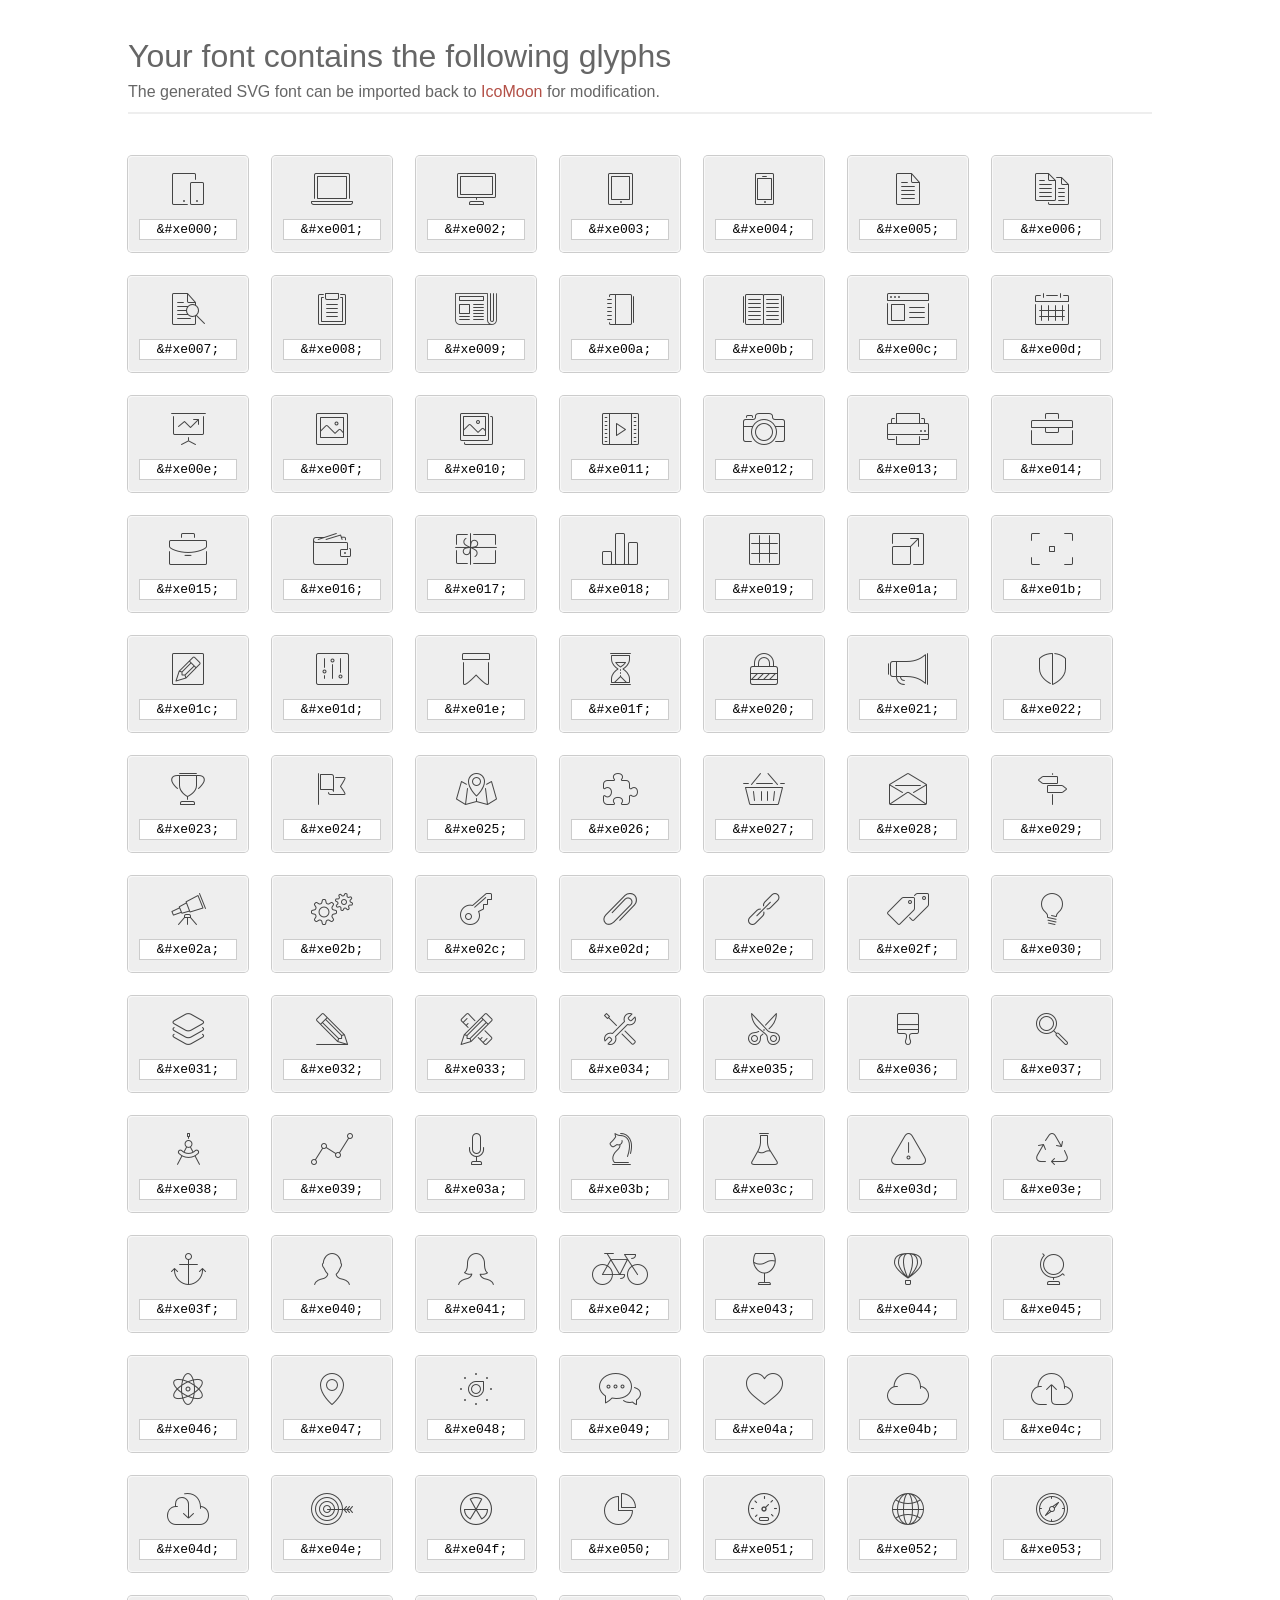
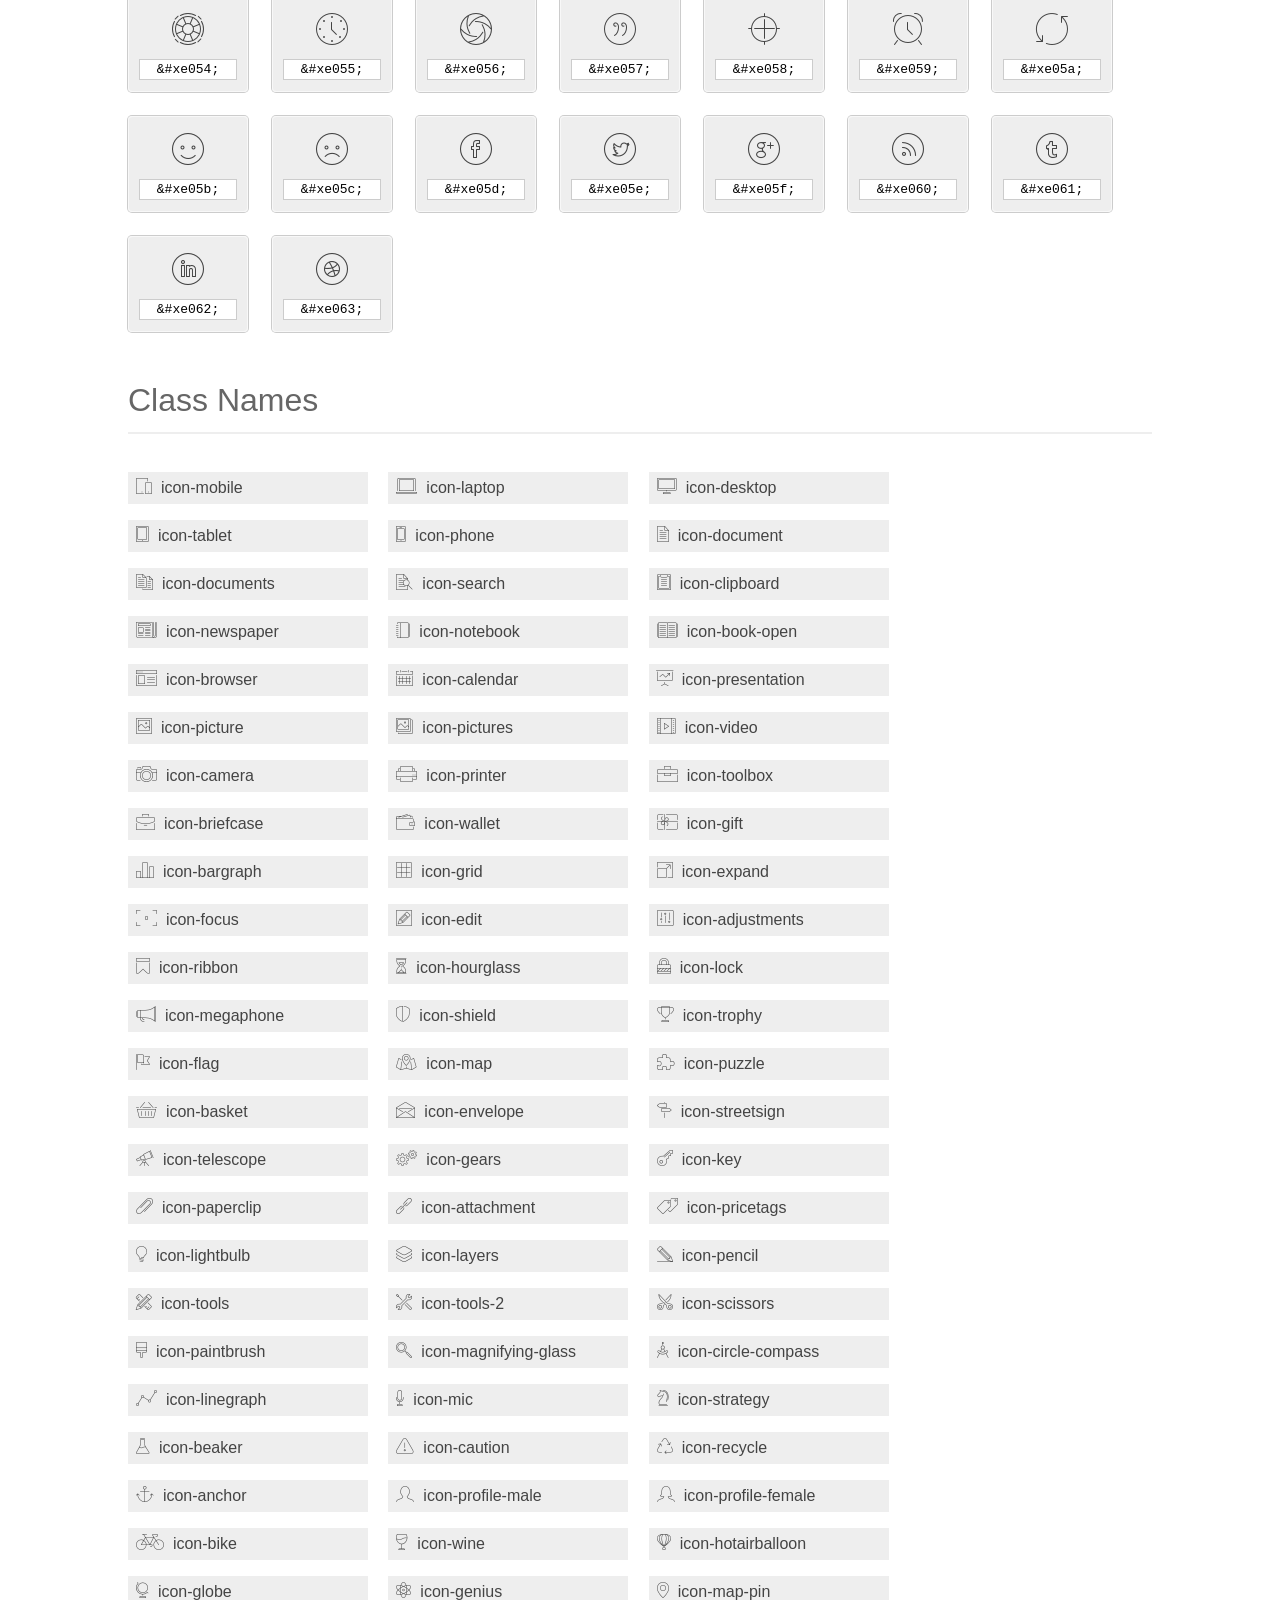
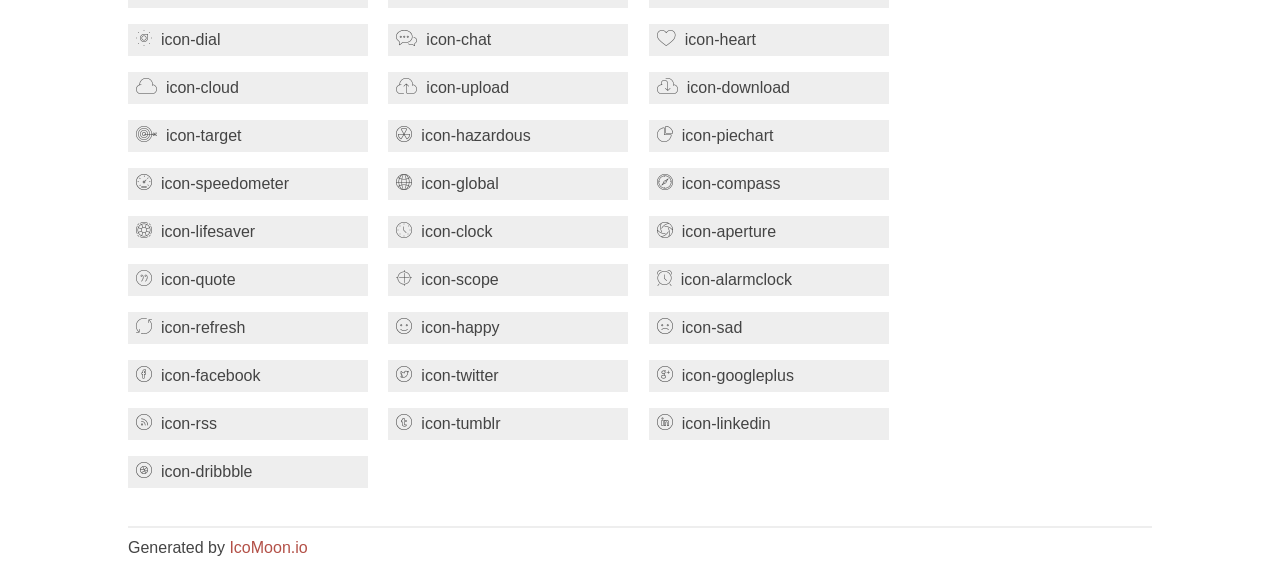
<file: Optilux/Optilux HTML/fonts/et-line-font/index.html>
<!doctype html>
<html>
<head>
<title>Your Font/Glyphs</title>
<link rel="stylesheet" href="style.css" >
<!--[if lte IE 7]><script src="lte-ie7.js"></script><![endif]-->
<style>
	section, header, footer {display: block;}
	body {
		font-family: sans-serif;
		color: #444;
		line-height: 1.5;
		font-size: 1em;
	}
	* {
		-moz-box-sizing: border-box;
		-webkit-box-sizing: border-box;
		box-sizing: border-box;
		margin: 0;
		padding: 0;
	}
	.glyph {
		font-size: 16px;
		float: left;
		text-align: center;
		background: #eee;
		padding: .75em;
		margin: .75em 1.5em .75em 0;
		width: 7.5em;
		border-radius: .25em;
		box-shadow: inset 0 0 0 1px #f8f8f8, 0 0 0 1px #CCC;
	}
	.glyph input {
		font-family: consolas, monospace;
		font-size: 13px;
		width: 100%;
		text-align: center;
		border: 0;
		box-shadow: 0 0 0 1px #ccc;
		padding: .125em;
	}
	.w-main {
		width: 80%;
	}
	.centered {
		margin-left: auto;
		margin-right: auto;
	}
	.fs1 {
		font-size: 2em;
	}
	header {
		margin: 2em 0;
		padding-bottom: .5em;
		color: #666;
		box-shadow: 0 2px #eee;
	}
	header h1 {
		font-size: 2em;
		font-weight: normal;
	}
	.clearfix:before, .clearfix:after { content: ""; display: table; }
	.clearfix:after, .clear { clear: both; }
	footer {
		margin-top: 2em;
		padding: .5em 0;
		box-shadow: 0 -2px #eee;
	}
	a, a:visited {
		color: #B35047;
		text-decoration: none;
	}
	a:hover, a:focus {color: #000;}
	.box1 {
		font-size: 16px;
		display: inline-block;
		width: 15em;
		padding: .25em .5em;
		background: #eee;
		margin: .5em 1em .5em 0;
	}
</style>
</head>
<body>
	<div class="w-main centered">
	<section class="mtm clearfix" id="glyphs">
	<header>
		<h1>Your font contains the following glyphs</h1>
		<p>The generated SVG font can be imported back to <a href="http://icomoon.io/app">IcoMoon</a> for modification.</p>
	</header>
	<div class="glyph">
		<div class="fs1" aria-hidden="true" data-icon="&#xe000;"></div>
		<input type="text" readonly="readonly" value="&amp;#xe000;" >
	</div>
	<div class="glyph">
		<div class="fs1" aria-hidden="true" data-icon="&#xe001;"></div>
		<input type="text" readonly="readonly" value="&amp;#xe001;" >
	</div>
	<div class="glyph">
		<div class="fs1" aria-hidden="true" data-icon="&#xe002;"></div>
		<input type="text" readonly="readonly" value="&amp;#xe002;" >
	</div>
	<div class="glyph">
		<div class="fs1" aria-hidden="true" data-icon="&#xe003;"></div>
		<input type="text" readonly="readonly" value="&amp;#xe003;" >
	</div>
	<div class="glyph">
		<div class="fs1" aria-hidden="true" data-icon="&#xe004;"></div>
		<input type="text" readonly="readonly" value="&amp;#xe004;" >
	</div>
	<div class="glyph">
		<div class="fs1" aria-hidden="true" data-icon="&#xe005;"></div>
		<input type="text" readonly="readonly" value="&amp;#xe005;" >
	</div>
	<div class="glyph">
		<div class="fs1" aria-hidden="true" data-icon="&#xe006;"></div>
		<input type="text" readonly="readonly" value="&amp;#xe006;" >
	</div>
	<div class="glyph">
		<div class="fs1" aria-hidden="true" data-icon="&#xe007;"></div>
		<input type="text" readonly="readonly" value="&amp;#xe007;" >
	</div>
	<div class="glyph">
		<div class="fs1" aria-hidden="true" data-icon="&#xe008;"></div>
		<input type="text" readonly="readonly" value="&amp;#xe008;" >
	</div>
	<div class="glyph">
		<div class="fs1" aria-hidden="true" data-icon="&#xe009;"></div>
		<input type="text" readonly="readonly" value="&amp;#xe009;" >
	</div>
	<div class="glyph">
		<div class="fs1" aria-hidden="true" data-icon="&#xe00a;"></div>
		<input type="text" readonly="readonly" value="&amp;#xe00a;" >
	</div>
	<div class="glyph">
		<div class="fs1" aria-hidden="true" data-icon="&#xe00b;"></div>
		<input type="text" readonly="readonly" value="&amp;#xe00b;" >
	</div>
	<div class="glyph">
		<div class="fs1" aria-hidden="true" data-icon="&#xe00c;"></div>
		<input type="text" readonly="readonly" value="&amp;#xe00c;" >
	</div>
	<div class="glyph">
		<div class="fs1" aria-hidden="true" data-icon="&#xe00d;"></div>
		<input type="text" readonly="readonly" value="&amp;#xe00d;" >
	</div>
	<div class="glyph">
		<div class="fs1" aria-hidden="true" data-icon="&#xe00e;"></div>
		<input type="text" readonly="readonly" value="&amp;#xe00e;" >
	</div>
	<div class="glyph">
		<div class="fs1" aria-hidden="true" data-icon="&#xe00f;"></div>
		<input type="text" readonly="readonly" value="&amp;#xe00f;" >
	</div>
	<div class="glyph">
		<div class="fs1" aria-hidden="true" data-icon="&#xe010;"></div>
		<input type="text" readonly="readonly" value="&amp;#xe010;" >
	</div>
	<div class="glyph">
		<div class="fs1" aria-hidden="true" data-icon="&#xe011;"></div>
		<input type="text" readonly="readonly" value="&amp;#xe011;" >
	</div>
	<div class="glyph">
		<div class="fs1" aria-hidden="true" data-icon="&#xe012;"></div>
		<input type="text" readonly="readonly" value="&amp;#xe012;" >
	</div>
	<div class="glyph">
		<div class="fs1" aria-hidden="true" data-icon="&#xe013;"></div>
		<input type="text" readonly="readonly" value="&amp;#xe013;" >
	</div>
	<div class="glyph">
		<div class="fs1" aria-hidden="true" data-icon="&#xe014;"></div>
		<input type="text" readonly="readonly" value="&amp;#xe014;" >
	</div>
	<div class="glyph">
		<div class="fs1" aria-hidden="true" data-icon="&#xe015;"></div>
		<input type="text" readonly="readonly" value="&amp;#xe015;" >
	</div>
	<div class="glyph">
		<div class="fs1" aria-hidden="true" data-icon="&#xe016;"></div>
		<input type="text" readonly="readonly" value="&amp;#xe016;" >
	</div>
	<div class="glyph">
		<div class="fs1" aria-hidden="true" data-icon="&#xe017;"></div>
		<input type="text" readonly="readonly" value="&amp;#xe017;" >
	</div>
	<div class="glyph">
		<div class="fs1" aria-hidden="true" data-icon="&#xe018;"></div>
		<input type="text" readonly="readonly" value="&amp;#xe018;" >
	</div>
	<div class="glyph">
		<div class="fs1" aria-hidden="true" data-icon="&#xe019;"></div>
		<input type="text" readonly="readonly" value="&amp;#xe019;" >
	</div>
	<div class="glyph">
		<div class="fs1" aria-hidden="true" data-icon="&#xe01a;"></div>
		<input type="text" readonly="readonly" value="&amp;#xe01a;" >
	</div>
	<div class="glyph">
		<div class="fs1" aria-hidden="true" data-icon="&#xe01b;"></div>
		<input type="text" readonly="readonly" value="&amp;#xe01b;" >
	</div>
	<div class="glyph">
		<div class="fs1" aria-hidden="true" data-icon="&#xe01c;"></div>
		<input type="text" readonly="readonly" value="&amp;#xe01c;" >
	</div>
	<div class="glyph">
		<div class="fs1" aria-hidden="true" data-icon="&#xe01d;"></div>
		<input type="text" readonly="readonly" value="&amp;#xe01d;" >
	</div>
	<div class="glyph">
		<div class="fs1" aria-hidden="true" data-icon="&#xe01e;"></div>
		<input type="text" readonly="readonly" value="&amp;#xe01e;" >
	</div>
	<div class="glyph">
		<div class="fs1" aria-hidden="true" data-icon="&#xe01f;"></div>
		<input type="text" readonly="readonly" value="&amp;#xe01f;" >
	</div>
	<div class="glyph">
		<div class="fs1" aria-hidden="true" data-icon="&#xe020;"></div>
		<input type="text" readonly="readonly" value="&amp;#xe020;" >
	</div>
	<div class="glyph">
		<div class="fs1" aria-hidden="true" data-icon="&#xe021;"></div>
		<input type="text" readonly="readonly" value="&amp;#xe021;" >
	</div>
	<div class="glyph">
		<div class="fs1" aria-hidden="true" data-icon="&#xe022;"></div>
		<input type="text" readonly="readonly" value="&amp;#xe022;" >
	</div>
	<div class="glyph">
		<div class="fs1" aria-hidden="true" data-icon="&#xe023;"></div>
		<input type="text" readonly="readonly" value="&amp;#xe023;" >
	</div>
	<div class="glyph">
		<div class="fs1" aria-hidden="true" data-icon="&#xe024;"></div>
		<input type="text" readonly="readonly" value="&amp;#xe024;" >
	</div>
	<div class="glyph">
		<div class="fs1" aria-hidden="true" data-icon="&#xe025;"></div>
		<input type="text" readonly="readonly" value="&amp;#xe025;" >
	</div>
	<div class="glyph">
		<div class="fs1" aria-hidden="true" data-icon="&#xe026;"></div>
		<input type="text" readonly="readonly" value="&amp;#xe026;" >
	</div>
	<div class="glyph">
		<div class="fs1" aria-hidden="true" data-icon="&#xe027;"></div>
		<input type="text" readonly="readonly" value="&amp;#xe027;" >
	</div>
	<div class="glyph">
		<div class="fs1" aria-hidden="true" data-icon="&#xe028;"></div>
		<input type="text" readonly="readonly" value="&amp;#xe028;" >
	</div>
	<div class="glyph">
		<div class="fs1" aria-hidden="true" data-icon="&#xe029;"></div>
		<input type="text" readonly="readonly" value="&amp;#xe029;" >
	</div>
	<div class="glyph">
		<div class="fs1" aria-hidden="true" data-icon="&#xe02a;"></div>
		<input type="text" readonly="readonly" value="&amp;#xe02a;" >
	</div>
	<div class="glyph">
		<div class="fs1" aria-hidden="true" data-icon="&#xe02b;"></div>
		<input type="text" readonly="readonly" value="&amp;#xe02b;" >
	</div>
	<div class="glyph">
		<div class="fs1" aria-hidden="true" data-icon="&#xe02c;"></div>
		<input type="text" readonly="readonly" value="&amp;#xe02c;" >
	</div>
	<div class="glyph">
		<div class="fs1" aria-hidden="true" data-icon="&#xe02d;"></div>
		<input type="text" readonly="readonly" value="&amp;#xe02d;" >
	</div>
	<div class="glyph">
		<div class="fs1" aria-hidden="true" data-icon="&#xe02e;"></div>
		<input type="text" readonly="readonly" value="&amp;#xe02e;" >
	</div>
	<div class="glyph">
		<div class="fs1" aria-hidden="true" data-icon="&#xe02f;"></div>
		<input type="text" readonly="readonly" value="&amp;#xe02f;" >
	</div>
	<div class="glyph">
		<div class="fs1" aria-hidden="true" data-icon="&#xe030;"></div>
		<input type="text" readonly="readonly" value="&amp;#xe030;" >
	</div>
	<div class="glyph">
		<div class="fs1" aria-hidden="true" data-icon="&#xe031;"></div>
		<input type="text" readonly="readonly" value="&amp;#xe031;" >
	</div>
	<div class="glyph">
		<div class="fs1" aria-hidden="true" data-icon="&#xe032;"></div>
		<input type="text" readonly="readonly" value="&amp;#xe032;" >
	</div>
	<div class="glyph">
		<div class="fs1" aria-hidden="true" data-icon="&#xe033;"></div>
		<input type="text" readonly="readonly" value="&amp;#xe033;" >
	</div>
	<div class="glyph">
		<div class="fs1" aria-hidden="true" data-icon="&#xe034;"></div>
		<input type="text" readonly="readonly" value="&amp;#xe034;" >
	</div>
	<div class="glyph">
		<div class="fs1" aria-hidden="true" data-icon="&#xe035;"></div>
		<input type="text" readonly="readonly" value="&amp;#xe035;" >
	</div>
	<div class="glyph">
		<div class="fs1" aria-hidden="true" data-icon="&#xe036;"></div>
		<input type="text" readonly="readonly" value="&amp;#xe036;" >
	</div>
	<div class="glyph">
		<div class="fs1" aria-hidden="true" data-icon="&#xe037;"></div>
		<input type="text" readonly="readonly" value="&amp;#xe037;" >
	</div>
	<div class="glyph">
		<div class="fs1" aria-hidden="true" data-icon="&#xe038;"></div>
		<input type="text" readonly="readonly" value="&amp;#xe038;" >
	</div>
	<div class="glyph">
		<div class="fs1" aria-hidden="true" data-icon="&#xe039;"></div>
		<input type="text" readonly="readonly" value="&amp;#xe039;" >
	</div>
	<div class="glyph">
		<div class="fs1" aria-hidden="true" data-icon="&#xe03a;"></div>
		<input type="text" readonly="readonly" value="&amp;#xe03a;" >
	</div>
	<div class="glyph">
		<div class="fs1" aria-hidden="true" data-icon="&#xe03b;"></div>
		<input type="text" readonly="readonly" value="&amp;#xe03b;" >
	</div>
	<div class="glyph">
		<div class="fs1" aria-hidden="true" data-icon="&#xe03c;"></div>
		<input type="text" readonly="readonly" value="&amp;#xe03c;" >
	</div>
	<div class="glyph">
		<div class="fs1" aria-hidden="true" data-icon="&#xe03d;"></div>
		<input type="text" readonly="readonly" value="&amp;#xe03d;" >
	</div>
	<div class="glyph">
		<div class="fs1" aria-hidden="true" data-icon="&#xe03e;"></div>
		<input type="text" readonly="readonly" value="&amp;#xe03e;" >
	</div>
	<div class="glyph">
		<div class="fs1" aria-hidden="true" data-icon="&#xe03f;"></div>
		<input type="text" readonly="readonly" value="&amp;#xe03f;" >
	</div>
	<div class="glyph">
		<div class="fs1" aria-hidden="true" data-icon="&#xe040;"></div>
		<input type="text" readonly="readonly" value="&amp;#xe040;" >
	</div>
	<div class="glyph">
		<div class="fs1" aria-hidden="true" data-icon="&#xe041;"></div>
		<input type="text" readonly="readonly" value="&amp;#xe041;" >
	</div>
	<div class="glyph">
		<div class="fs1" aria-hidden="true" data-icon="&#xe042;"></div>
		<input type="text" readonly="readonly" value="&amp;#xe042;" >
	</div>
	<div class="glyph">
		<div class="fs1" aria-hidden="true" data-icon="&#xe043;"></div>
		<input type="text" readonly="readonly" value="&amp;#xe043;" >
	</div>
	<div class="glyph">
		<div class="fs1" aria-hidden="true" data-icon="&#xe044;"></div>
		<input type="text" readonly="readonly" value="&amp;#xe044;" >
	</div>
	<div class="glyph">
		<div class="fs1" aria-hidden="true" data-icon="&#xe045;"></div>
		<input type="text" readonly="readonly" value="&amp;#xe045;" >
	</div>
	<div class="glyph">
		<div class="fs1" aria-hidden="true" data-icon="&#xe046;"></div>
		<input type="text" readonly="readonly" value="&amp;#xe046;" >
	</div>
	<div class="glyph">
		<div class="fs1" aria-hidden="true" data-icon="&#xe047;"></div>
		<input type="text" readonly="readonly" value="&amp;#xe047;" >
	</div>
	<div class="glyph">
		<div class="fs1" aria-hidden="true" data-icon="&#xe048;"></div>
		<input type="text" readonly="readonly" value="&amp;#xe048;" >
	</div>
	<div class="glyph">
		<div class="fs1" aria-hidden="true" data-icon="&#xe049;"></div>
		<input type="text" readonly="readonly" value="&amp;#xe049;" >
	</div>
	<div class="glyph">
		<div class="fs1" aria-hidden="true" data-icon="&#xe04a;"></div>
		<input type="text" readonly="readonly" value="&amp;#xe04a;" >
	</div>
	<div class="glyph">
		<div class="fs1" aria-hidden="true" data-icon="&#xe04b;"></div>
		<input type="text" readonly="readonly" value="&amp;#xe04b;" >
	</div>
	<div class="glyph">
		<div class="fs1" aria-hidden="true" data-icon="&#xe04c;"></div>
		<input type="text" readonly="readonly" value="&amp;#xe04c;" >
	</div>
	<div class="glyph">
		<div class="fs1" aria-hidden="true" data-icon="&#xe04d;"></div>
		<input type="text" readonly="readonly" value="&amp;#xe04d;" >
	</div>
	<div class="glyph">
		<div class="fs1" aria-hidden="true" data-icon="&#xe04e;"></div>
		<input type="text" readonly="readonly" value="&amp;#xe04e;" >
	</div>
	<div class="glyph">
		<div class="fs1" aria-hidden="true" data-icon="&#xe04f;"></div>
		<input type="text" readonly="readonly" value="&amp;#xe04f;" >
	</div>
	<div class="glyph">
		<div class="fs1" aria-hidden="true" data-icon="&#xe050;"></div>
		<input type="text" readonly="readonly" value="&amp;#xe050;" >
	</div>
	<div class="glyph">
		<div class="fs1" aria-hidden="true" data-icon="&#xe051;"></div>
		<input type="text" readonly="readonly" value="&amp;#xe051;" >
	</div>
	<div class="glyph">
		<div class="fs1" aria-hidden="true" data-icon="&#xe052;"></div>
		<input type="text" readonly="readonly" value="&amp;#xe052;" >
	</div>
	<div class="glyph">
		<div class="fs1" aria-hidden="true" data-icon="&#xe053;"></div>
		<input type="text" readonly="readonly" value="&amp;#xe053;" >
	</div>
	<div class="glyph">
		<div class="fs1" aria-hidden="true" data-icon="&#xe054;"></div>
		<input type="text" readonly="readonly" value="&amp;#xe054;" >
	</div>
	<div class="glyph">
		<div class="fs1" aria-hidden="true" data-icon="&#xe055;"></div>
		<input type="text" readonly="readonly" value="&amp;#xe055;" >
	</div>
	<div class="glyph">
		<div class="fs1" aria-hidden="true" data-icon="&#xe056;"></div>
		<input type="text" readonly="readonly" value="&amp;#xe056;" >
	</div>
	<div class="glyph">
		<div class="fs1" aria-hidden="true" data-icon="&#xe057;"></div>
		<input type="text" readonly="readonly" value="&amp;#xe057;" >
	</div>
	<div class="glyph">
		<div class="fs1" aria-hidden="true" data-icon="&#xe058;"></div>
		<input type="text" readonly="readonly" value="&amp;#xe058;" >
	</div>
	<div class="glyph">
		<div class="fs1" aria-hidden="true" data-icon="&#xe059;"></div>
		<input type="text" readonly="readonly" value="&amp;#xe059;" >
	</div>
	<div class="glyph">
		<div class="fs1" aria-hidden="true" data-icon="&#xe05a;"></div>
		<input type="text" readonly="readonly" value="&amp;#xe05a;" >
	</div>
	<div class="glyph">
		<div class="fs1" aria-hidden="true" data-icon="&#xe05b;"></div>
		<input type="text" readonly="readonly" value="&amp;#xe05b;" >
	</div>
	<div class="glyph">
		<div class="fs1" aria-hidden="true" data-icon="&#xe05c;"></div>
		<input type="text" readonly="readonly" value="&amp;#xe05c;" >
	</div>
	<div class="glyph">
		<div class="fs1" aria-hidden="true" data-icon="&#xe05d;"></div>
		<input type="text" readonly="readonly" value="&amp;#xe05d;" >
	</div>
	<div class="glyph">
		<div class="fs1" aria-hidden="true" data-icon="&#xe05e;"></div>
		<input type="text" readonly="readonly" value="&amp;#xe05e;" >
	</div>
	<div class="glyph">
		<div class="fs1" aria-hidden="true" data-icon="&#xe05f;"></div>
		<input type="text" readonly="readonly" value="&amp;#xe05f;" >
	</div>
	<div class="glyph">
		<div class="fs1" aria-hidden="true" data-icon="&#xe060;"></div>
		<input type="text" readonly="readonly" value="&amp;#xe060;" >
	</div>
	<div class="glyph">
		<div class="fs1" aria-hidden="true" data-icon="&#xe061;"></div>
		<input type="text" readonly="readonly" value="&amp;#xe061;" >
	</div>
	<div class="glyph">
		<div class="fs1" aria-hidden="true" data-icon="&#xe062;"></div>
		<input type="text" readonly="readonly" value="&amp;#xe062;" >
	</div>
	<div class="glyph">
		<div class="fs1" aria-hidden="true" data-icon="&#xe063;"></div>
		<input type="text" readonly="readonly" value="&amp;#xe063;" >
	</div>
	</section>
	<div class="clear"></div>
	<section class="mtm clearfix" id="glyphs">
	<header>
		<h1>Class Names</h1>
	</header>
	<span class="box1">
		<span aria-hidden="true" class="icon-mobile"></span>
		&nbsp;icon-mobile
	</span>
	<span class="box1">
		<span aria-hidden="true" class="icon-laptop"></span>
		&nbsp;icon-laptop
	</span>
	<span class="box1">
		<span aria-hidden="true" class="icon-desktop"></span>
		&nbsp;icon-desktop
	</span>
	<span class="box1">
		<span aria-hidden="true" class="icon-tablet"></span>
		&nbsp;icon-tablet
	</span>
	<span class="box1">
		<span aria-hidden="true" class="icon-phone"></span>
		&nbsp;icon-phone
	</span>
	<span class="box1">
		<span aria-hidden="true" class="icon-document"></span>
		&nbsp;icon-document
	</span>
	<span class="box1">
		<span aria-hidden="true" class="icon-documents"></span>
		&nbsp;icon-documents
	</span>
	<span class="box1">
		<span aria-hidden="true" class="icon-search"></span>
		&nbsp;icon-search
	</span>
	<span class="box1">
		<span aria-hidden="true" class="icon-clipboard"></span>
		&nbsp;icon-clipboard
	</span>
	<span class="box1">
		<span aria-hidden="true" class="icon-newspaper"></span>
		&nbsp;icon-newspaper
	</span>
	<span class="box1">
		<span aria-hidden="true" class="icon-notebook"></span>
		&nbsp;icon-notebook
	</span>
	<span class="box1">
		<span aria-hidden="true" class="icon-book-open"></span>
		&nbsp;icon-book-open
	</span>
	<span class="box1">
		<span aria-hidden="true" class="icon-browser"></span>
		&nbsp;icon-browser
	</span>
	<span class="box1">
		<span aria-hidden="true" class="icon-calendar"></span>
		&nbsp;icon-calendar
	</span>
	<span class="box1">
		<span aria-hidden="true" class="icon-presentation"></span>
		&nbsp;icon-presentation
	</span>
	<span class="box1">
		<span aria-hidden="true" class="icon-picture"></span>
		&nbsp;icon-picture
	</span>
	<span class="box1">
		<span aria-hidden="true" class="icon-pictures"></span>
		&nbsp;icon-pictures
	</span>
	<span class="box1">
		<span aria-hidden="true" class="icon-video"></span>
		&nbsp;icon-video
	</span>
	<span class="box1">
		<span aria-hidden="true" class="icon-camera"></span>
		&nbsp;icon-camera
	</span>
	<span class="box1">
		<span aria-hidden="true" class="icon-printer"></span>
		&nbsp;icon-printer
	</span>
	<span class="box1">
		<span aria-hidden="true" class="icon-toolbox"></span>
		&nbsp;icon-toolbox
	</span>
	<span class="box1">
		<span aria-hidden="true" class="icon-briefcase"></span>
		&nbsp;icon-briefcase
	</span>
	<span class="box1">
		<span aria-hidden="true" class="icon-wallet"></span>
		&nbsp;icon-wallet
	</span>
	<span class="box1">
		<span aria-hidden="true" class="icon-gift"></span>
		&nbsp;icon-gift
	</span>
	<span class="box1">
		<span aria-hidden="true" class="icon-bargraph"></span>
		&nbsp;icon-bargraph
	</span>
	<span class="box1">
		<span aria-hidden="true" class="icon-grid"></span>
		&nbsp;icon-grid
	</span>
	<span class="box1">
		<span aria-hidden="true" class="icon-expand"></span>
		&nbsp;icon-expand
	</span>
	<span class="box1">
		<span aria-hidden="true" class="icon-focus"></span>
		&nbsp;icon-focus
	</span>
	<span class="box1">
		<span aria-hidden="true" class="icon-edit"></span>
		&nbsp;icon-edit
	</span>
	<span class="box1">
		<span aria-hidden="true" class="icon-adjustments"></span>
		&nbsp;icon-adjustments
	</span>
	<span class="box1">
		<span aria-hidden="true" class="icon-ribbon"></span>
		&nbsp;icon-ribbon
	</span>
	<span class="box1">
		<span aria-hidden="true" class="icon-hourglass"></span>
		&nbsp;icon-hourglass
	</span>
	<span class="box1">
		<span aria-hidden="true" class="icon-lock"></span>
		&nbsp;icon-lock
	</span>
	<span class="box1">
		<span aria-hidden="true" class="icon-megaphone"></span>
		&nbsp;icon-megaphone
	</span>
	<span class="box1">
		<span aria-hidden="true" class="icon-shield"></span>
		&nbsp;icon-shield
	</span>
	<span class="box1">
		<span aria-hidden="true" class="icon-trophy"></span>
		&nbsp;icon-trophy
	</span>
	<span class="box1">
		<span aria-hidden="true" class="icon-flag"></span>
		&nbsp;icon-flag
	</span>
	<span class="box1">
		<span aria-hidden="true" class="icon-map"></span>
		&nbsp;icon-map
	</span>
	<span class="box1">
		<span aria-hidden="true" class="icon-puzzle"></span>
		&nbsp;icon-puzzle
	</span>
	<span class="box1">
		<span aria-hidden="true" class="icon-basket"></span>
		&nbsp;icon-basket
	</span>
	<span class="box1">
		<span aria-hidden="true" class="icon-envelope"></span>
		&nbsp;icon-envelope
	</span>
	<span class="box1">
		<span aria-hidden="true" class="icon-streetsign"></span>
		&nbsp;icon-streetsign
	</span>
	<span class="box1">
		<span aria-hidden="true" class="icon-telescope"></span>
		&nbsp;icon-telescope
	</span>
	<span class="box1">
		<span aria-hidden="true" class="icon-gears"></span>
		&nbsp;icon-gears
	</span>
	<span class="box1">
		<span aria-hidden="true" class="icon-key"></span>
		&nbsp;icon-key
	</span>
	<span class="box1">
		<span aria-hidden="true" class="icon-paperclip"></span>
		&nbsp;icon-paperclip
	</span>
	<span class="box1">
		<span aria-hidden="true" class="icon-attachment"></span>
		&nbsp;icon-attachment
	</span>
	<span class="box1">
		<span aria-hidden="true" class="icon-pricetags"></span>
		&nbsp;icon-pricetags
	</span>
	<span class="box1">
		<span aria-hidden="true" class="icon-lightbulb"></span>
		&nbsp;icon-lightbulb
	</span>
	<span class="box1">
		<span aria-hidden="true" class="icon-layers"></span>
		&nbsp;icon-layers
	</span>
	<span class="box1">
		<span aria-hidden="true" class="icon-pencil"></span>
		&nbsp;icon-pencil
	</span>
	<span class="box1">
		<span aria-hidden="true" class="icon-tools"></span>
		&nbsp;icon-tools
	</span>
	<span class="box1">
		<span aria-hidden="true" class="icon-tools-2"></span>
		&nbsp;icon-tools-2
	</span>
	<span class="box1">
		<span aria-hidden="true" class="icon-scissors"></span>
		&nbsp;icon-scissors
	</span>
	<span class="box1">
		<span aria-hidden="true" class="icon-paintbrush"></span>
		&nbsp;icon-paintbrush
	</span>
	<span class="box1">
		<span aria-hidden="true" class="icon-magnifying-glass"></span>
		&nbsp;icon-magnifying-glass
	</span>
	<span class="box1">
		<span aria-hidden="true" class="icon-circle-compass"></span>
		&nbsp;icon-circle-compass
	</span>
	<span class="box1">
		<span aria-hidden="true" class="icon-linegraph"></span>
		&nbsp;icon-linegraph
	</span>
	<span class="box1">
		<span aria-hidden="true" class="icon-mic"></span>
		&nbsp;icon-mic
	</span>
	<span class="box1">
		<span aria-hidden="true" class="icon-strategy"></span>
		&nbsp;icon-strategy
	</span>
	<span class="box1">
		<span aria-hidden="true" class="icon-beaker"></span>
		&nbsp;icon-beaker
	</span>
	<span class="box1">
		<span aria-hidden="true" class="icon-caution"></span>
		&nbsp;icon-caution
	</span>
	<span class="box1">
		<span aria-hidden="true" class="icon-recycle"></span>
		&nbsp;icon-recycle
	</span>
	<span class="box1">
		<span aria-hidden="true" class="icon-anchor"></span>
		&nbsp;icon-anchor
	</span>
	<span class="box1">
		<span aria-hidden="true" class="icon-profile-male"></span>
		&nbsp;icon-profile-male
	</span>
	<span class="box1">
		<span aria-hidden="true" class="icon-profile-female"></span>
		&nbsp;icon-profile-female
	</span>
	<span class="box1">
		<span aria-hidden="true" class="icon-bike"></span>
		&nbsp;icon-bike
	</span>
	<span class="box1">
		<span aria-hidden="true" class="icon-wine"></span>
		&nbsp;icon-wine
	</span>
	<span class="box1">
		<span aria-hidden="true" class="icon-hotairballoon"></span>
		&nbsp;icon-hotairballoon
	</span>
	<span class="box1">
		<span aria-hidden="true" class="icon-globe"></span>
		&nbsp;icon-globe
	</span>
	<span class="box1">
		<span aria-hidden="true" class="icon-genius"></span>
		&nbsp;icon-genius
	</span>
	<span class="box1">
		<span aria-hidden="true" class="icon-map-pin"></span>
		&nbsp;icon-map-pin
	</span>
	<span class="box1">
		<span aria-hidden="true" class="icon-dial"></span>
		&nbsp;icon-dial
	</span>
	<span class="box1">
		<span aria-hidden="true" class="icon-chat"></span>
		&nbsp;icon-chat
	</span>
	<span class="box1">
		<span aria-hidden="true" class="icon-heart"></span>
		&nbsp;icon-heart
	</span>
	<span class="box1">
		<span aria-hidden="true" class="icon-cloud"></span>
		&nbsp;icon-cloud
	</span>
	<span class="box1">
		<span aria-hidden="true" class="icon-upload"></span>
		&nbsp;icon-upload
	</span>
	<span class="box1">
		<span aria-hidden="true" class="icon-download"></span>
		&nbsp;icon-download
	</span>
	<span class="box1">
		<span aria-hidden="true" class="icon-target"></span>
		&nbsp;icon-target
	</span>
	<span class="box1">
		<span aria-hidden="true" class="icon-hazardous"></span>
		&nbsp;icon-hazardous
	</span>
	<span class="box1">
		<span aria-hidden="true" class="icon-piechart"></span>
		&nbsp;icon-piechart
	</span>
	<span class="box1">
		<span aria-hidden="true" class="icon-speedometer"></span>
		&nbsp;icon-speedometer
	</span>
	<span class="box1">
		<span aria-hidden="true" class="icon-global"></span>
		&nbsp;icon-global
	</span>
	<span class="box1">
		<span aria-hidden="true" class="icon-compass"></span>
		&nbsp;icon-compass
	</span>
	<span class="box1">
		<span aria-hidden="true" class="icon-lifesaver"></span>
		&nbsp;icon-lifesaver
	</span>
	<span class="box1">
		<span aria-hidden="true" class="icon-clock"></span>
		&nbsp;icon-clock
	</span>
	<span class="box1">
		<span aria-hidden="true" class="icon-aperture"></span>
		&nbsp;icon-aperture
	</span>
	<span class="box1">
		<span aria-hidden="true" class="icon-quote"></span>
		&nbsp;icon-quote
	</span>
	<span class="box1">
		<span aria-hidden="true" class="icon-scope"></span>
		&nbsp;icon-scope
	</span>
	<span class="box1">
		<span aria-hidden="true" class="icon-alarmclock"></span>
		&nbsp;icon-alarmclock
	</span>
	<span class="box1">
		<span aria-hidden="true" class="icon-refresh"></span>
		&nbsp;icon-refresh
	</span>
	<span class="box1">
		<span aria-hidden="true" class="icon-happy"></span>
		&nbsp;icon-happy
	</span>
	<span class="box1">
		<span aria-hidden="true" class="icon-sad"></span>
		&nbsp;icon-sad
	</span>
	<span class="box1">
		<span aria-hidden="true" class="icon-facebook"></span>
		&nbsp;icon-facebook
	</span>
	<span class="box1">
		<span aria-hidden="true" class="icon-twitter"></span>
		&nbsp;icon-twitter
	</span>
	<span class="box1">
		<span aria-hidden="true" class="icon-googleplus"></span>
		&nbsp;icon-googleplus
	</span>
	<span class="box1">
		<span aria-hidden="true" class="icon-rss"></span>
		&nbsp;icon-rss
	</span>
	<span class="box1">
		<span aria-hidden="true" class="icon-tumblr"></span>
		&nbsp;icon-tumblr
	</span>
	<span class="box1">
		<span aria-hidden="true" class="icon-linkedin"></span>
		&nbsp;icon-linkedin
	</span>
	<span class="box1">
		<span aria-hidden="true" class="icon-dribbble"></span>
		&nbsp;icon-dribbble
	</span>
	</section>
	<footer>
		<p>Generated by <a href="http://icomoon.io">IcoMoon.io</a></p>
	</footer>
	</div>
	<script>
	document.getElementById("glyphs").addEventListener("click", function(e) {
		var target = e.target;
		if (target.tagName === "INPUT") {
			target.select();
		}
	});
	</script>
</body>
</html>
</file>
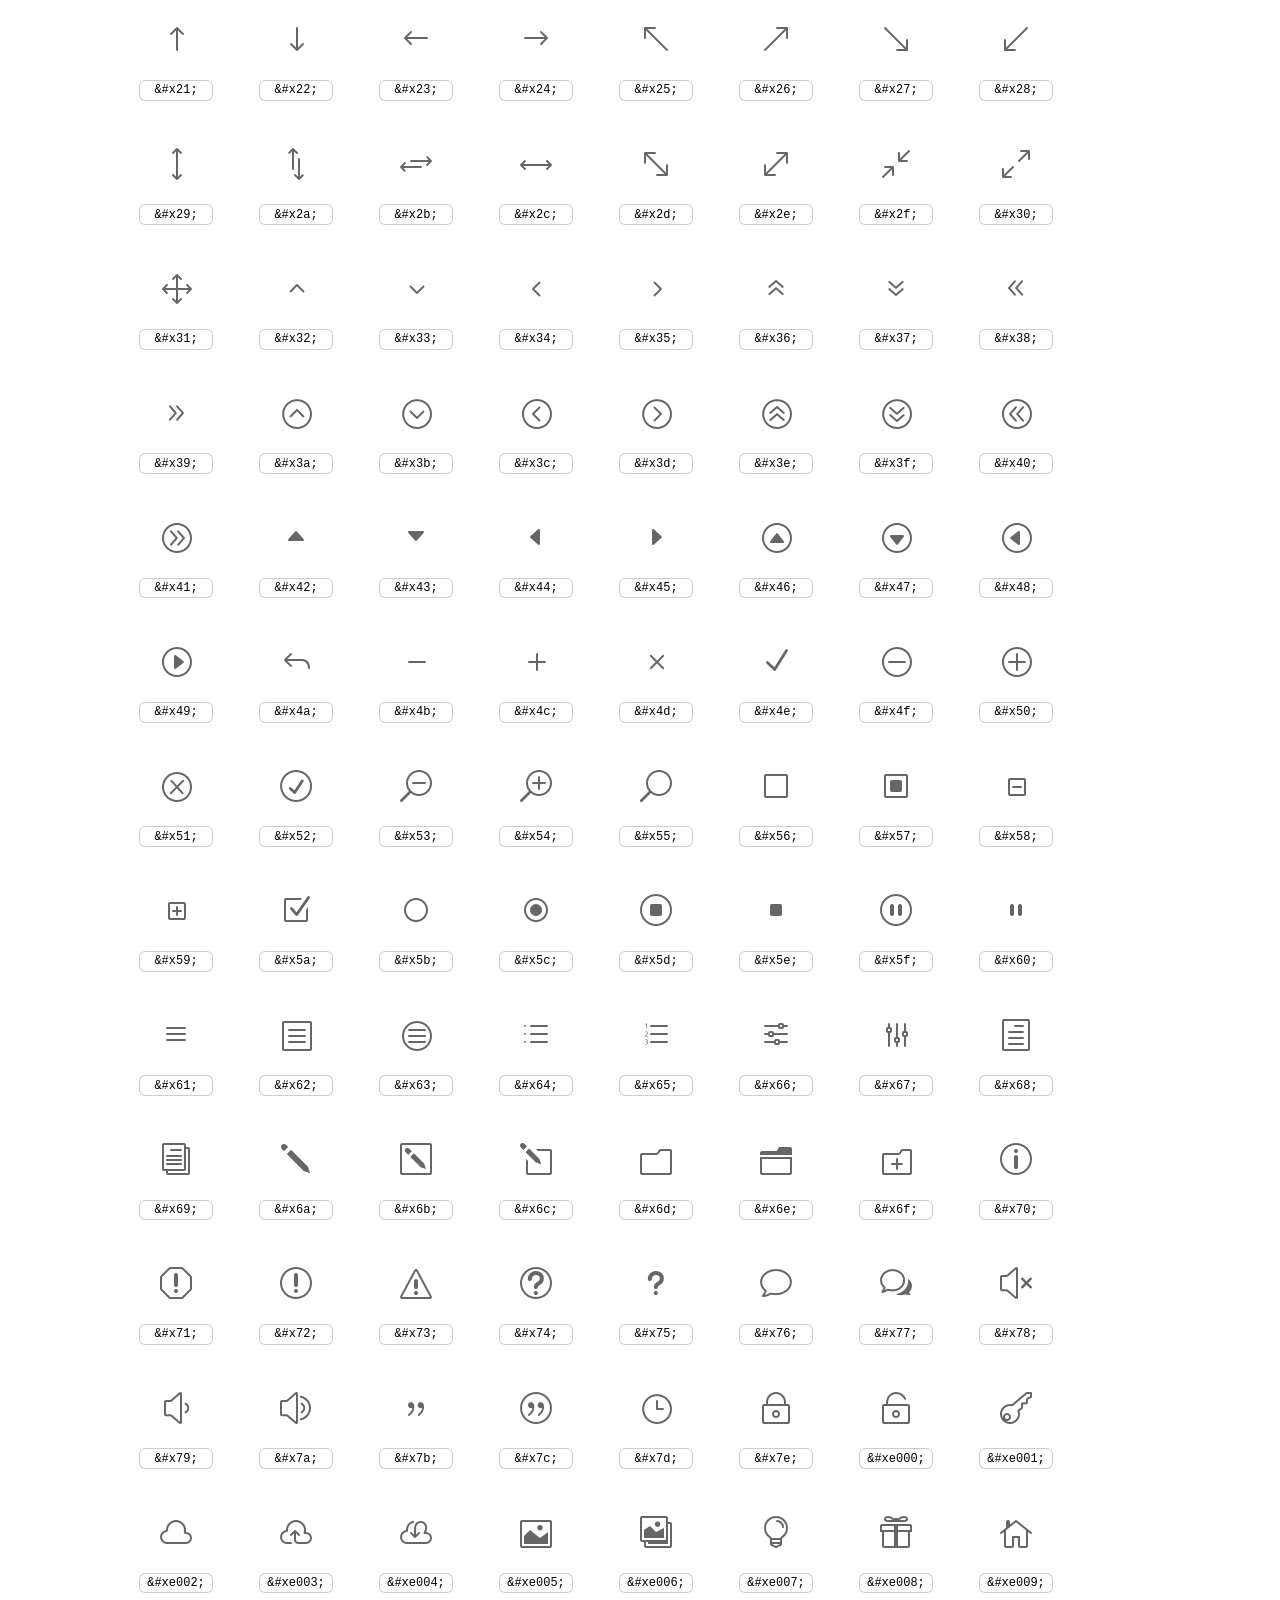
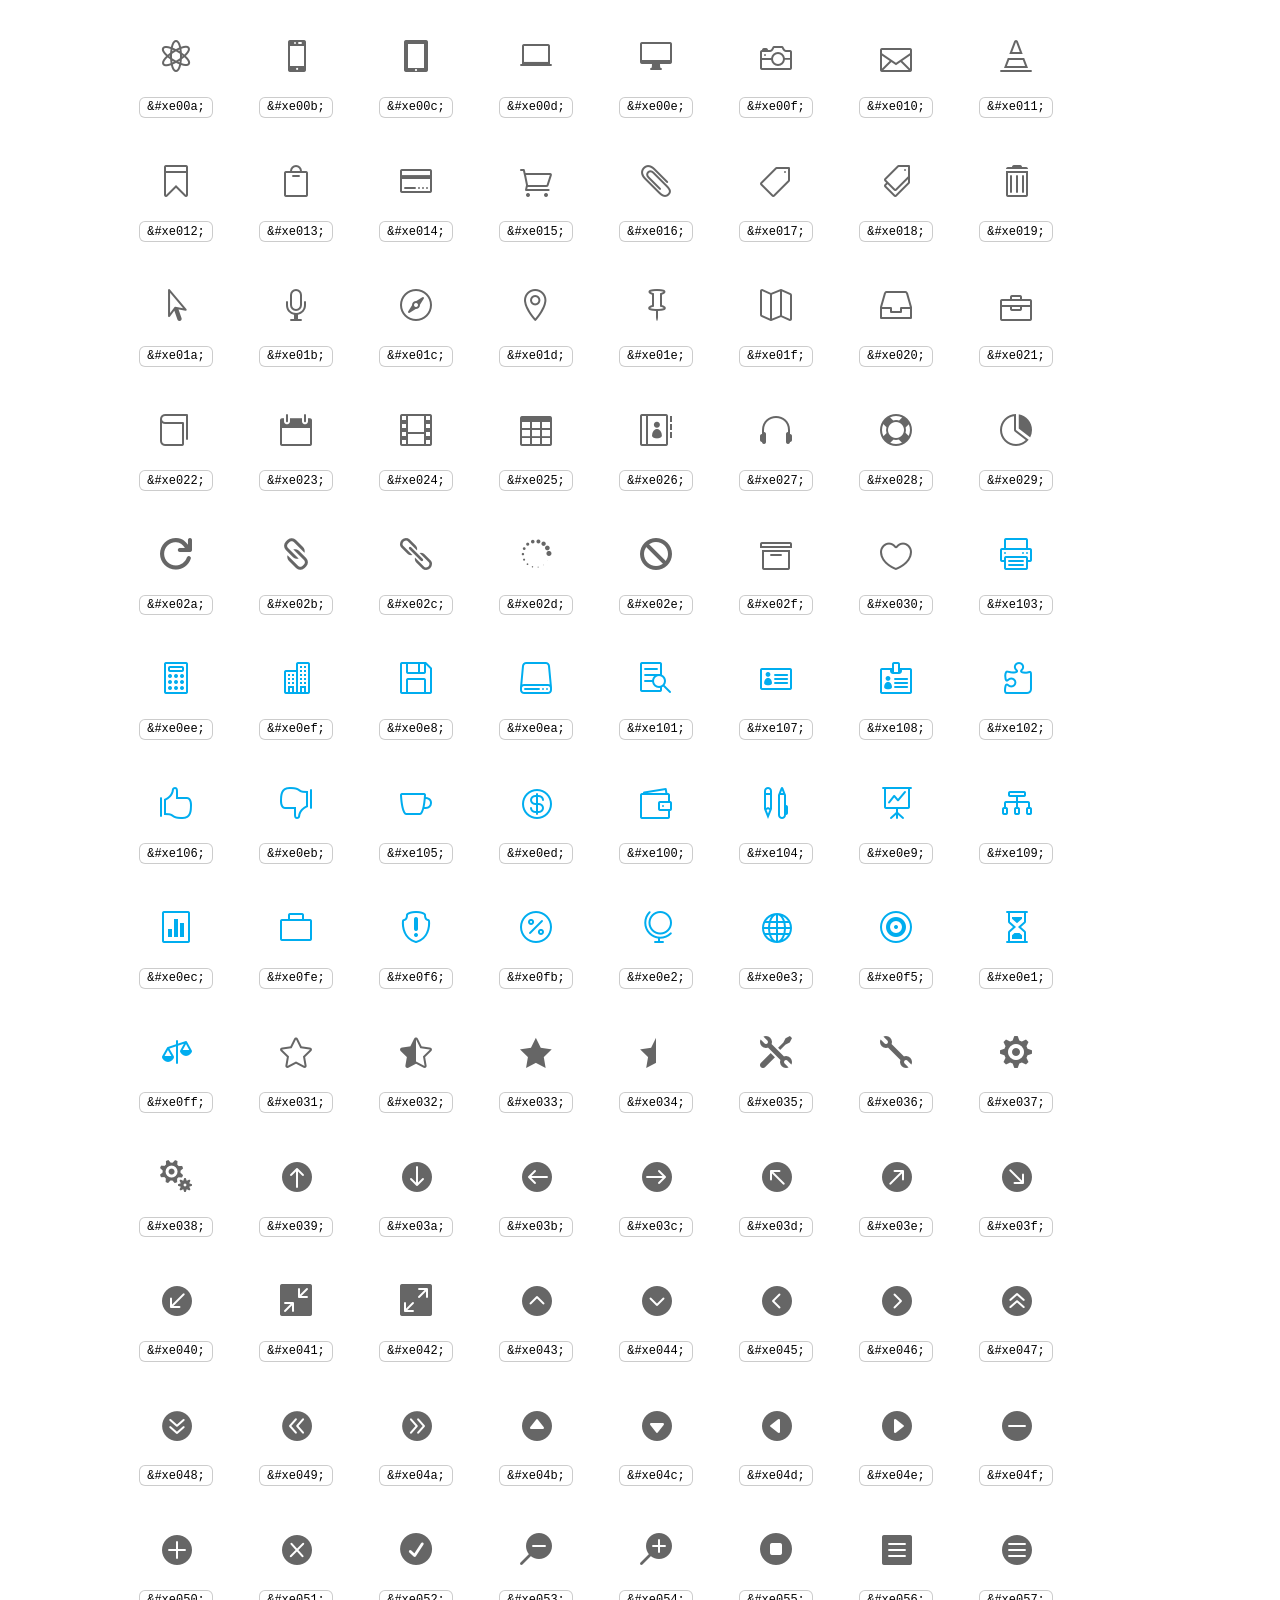
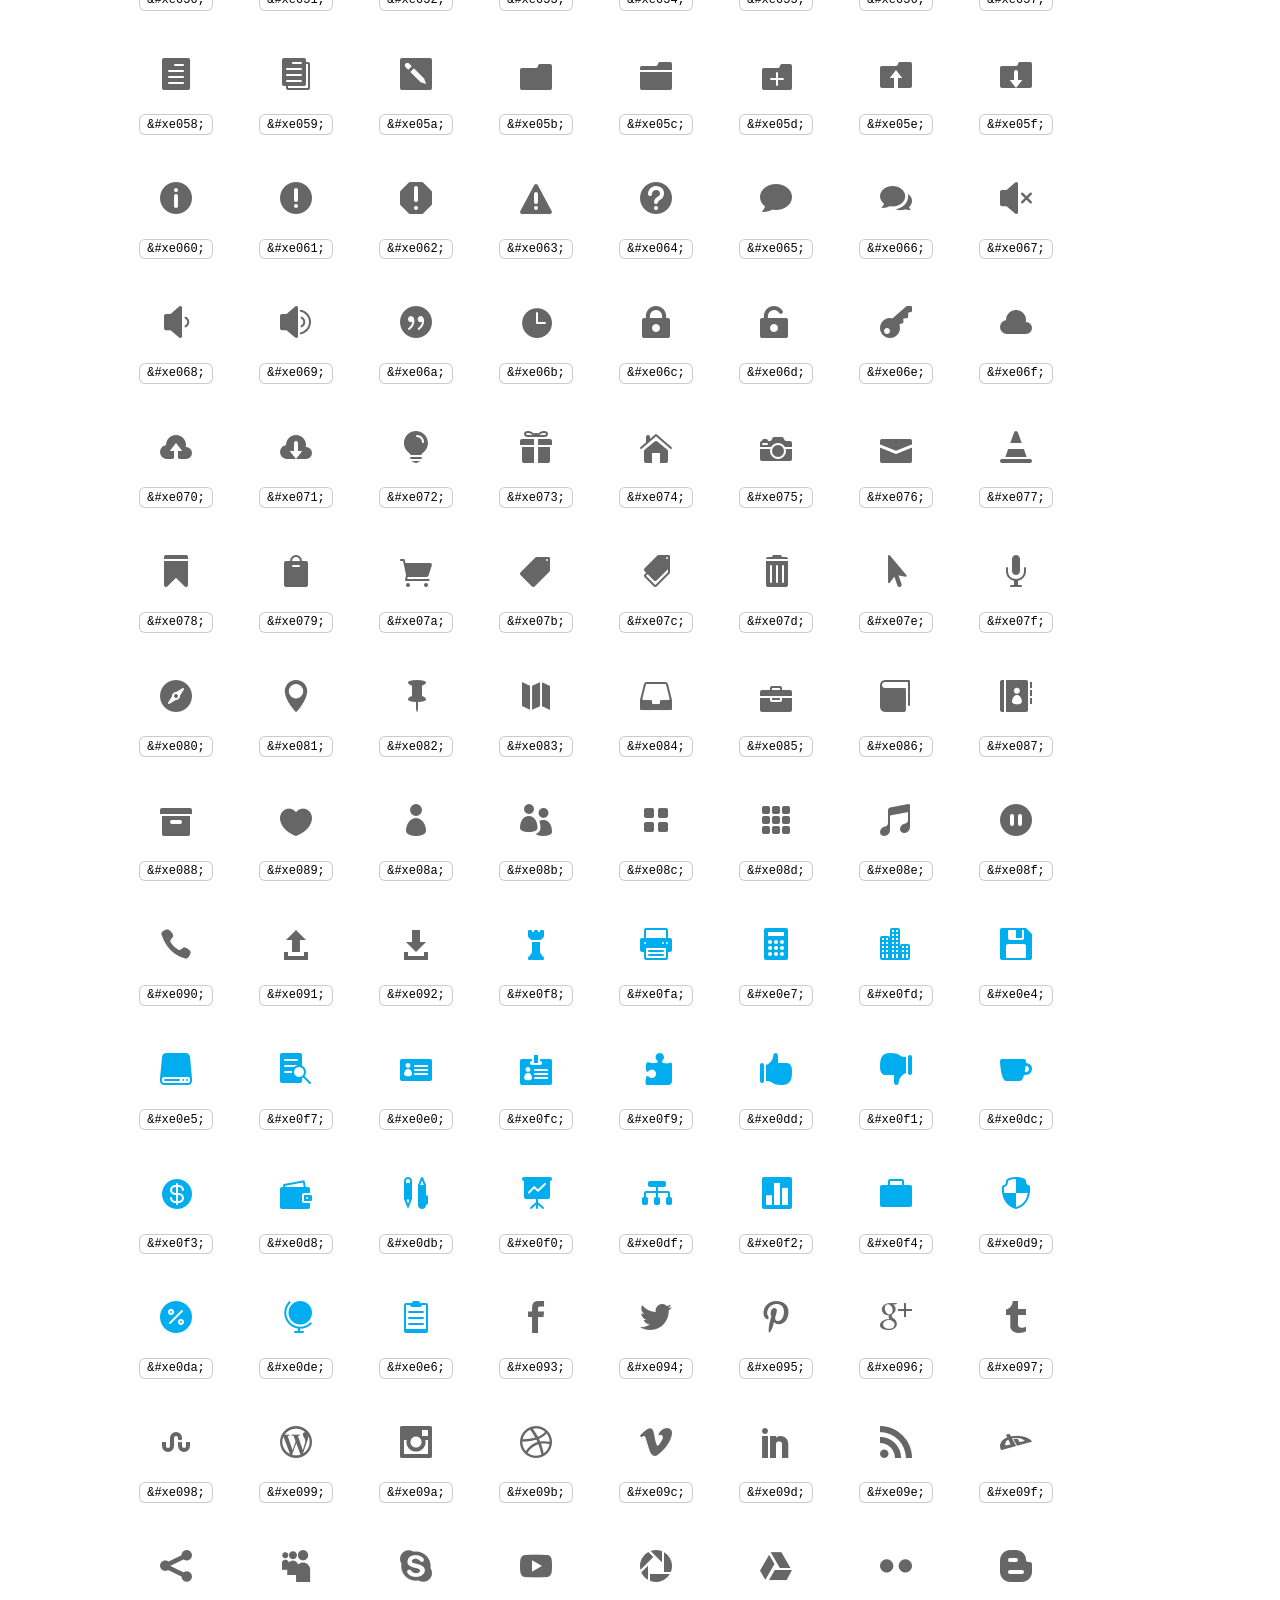
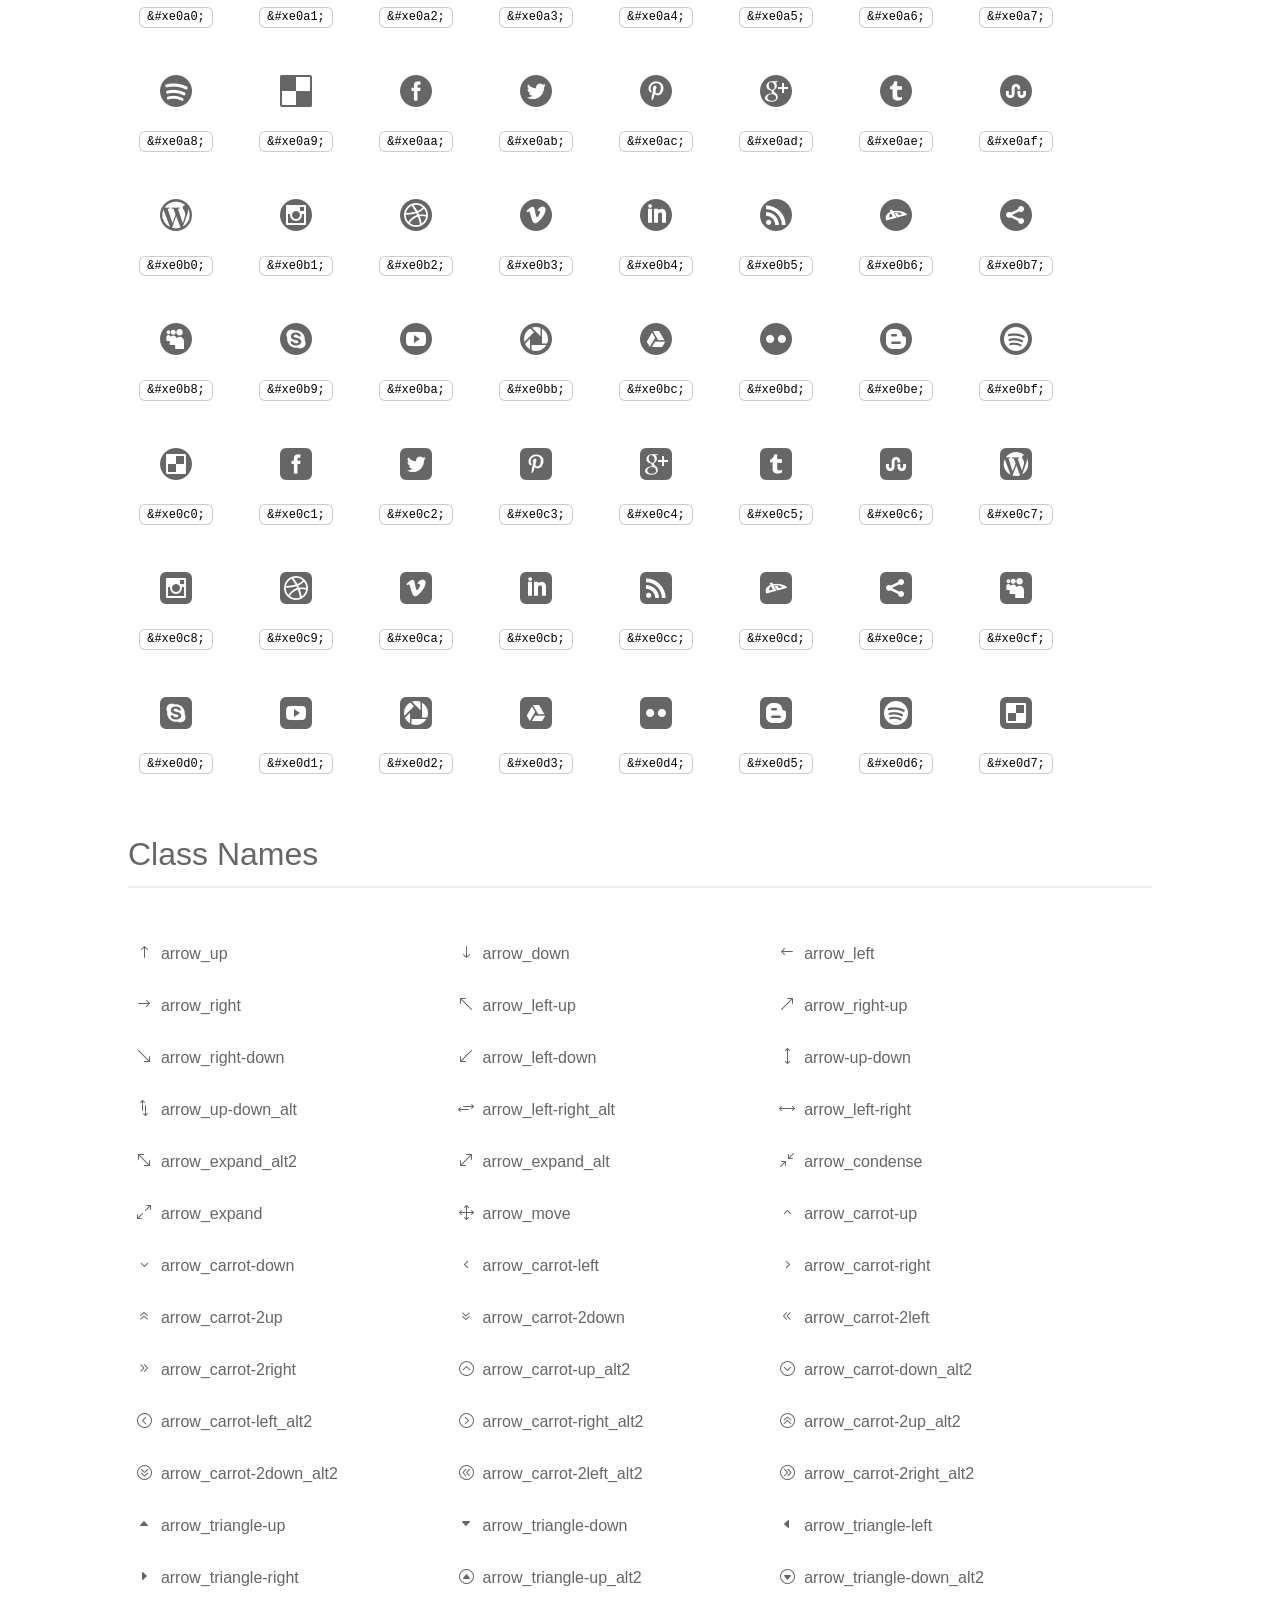
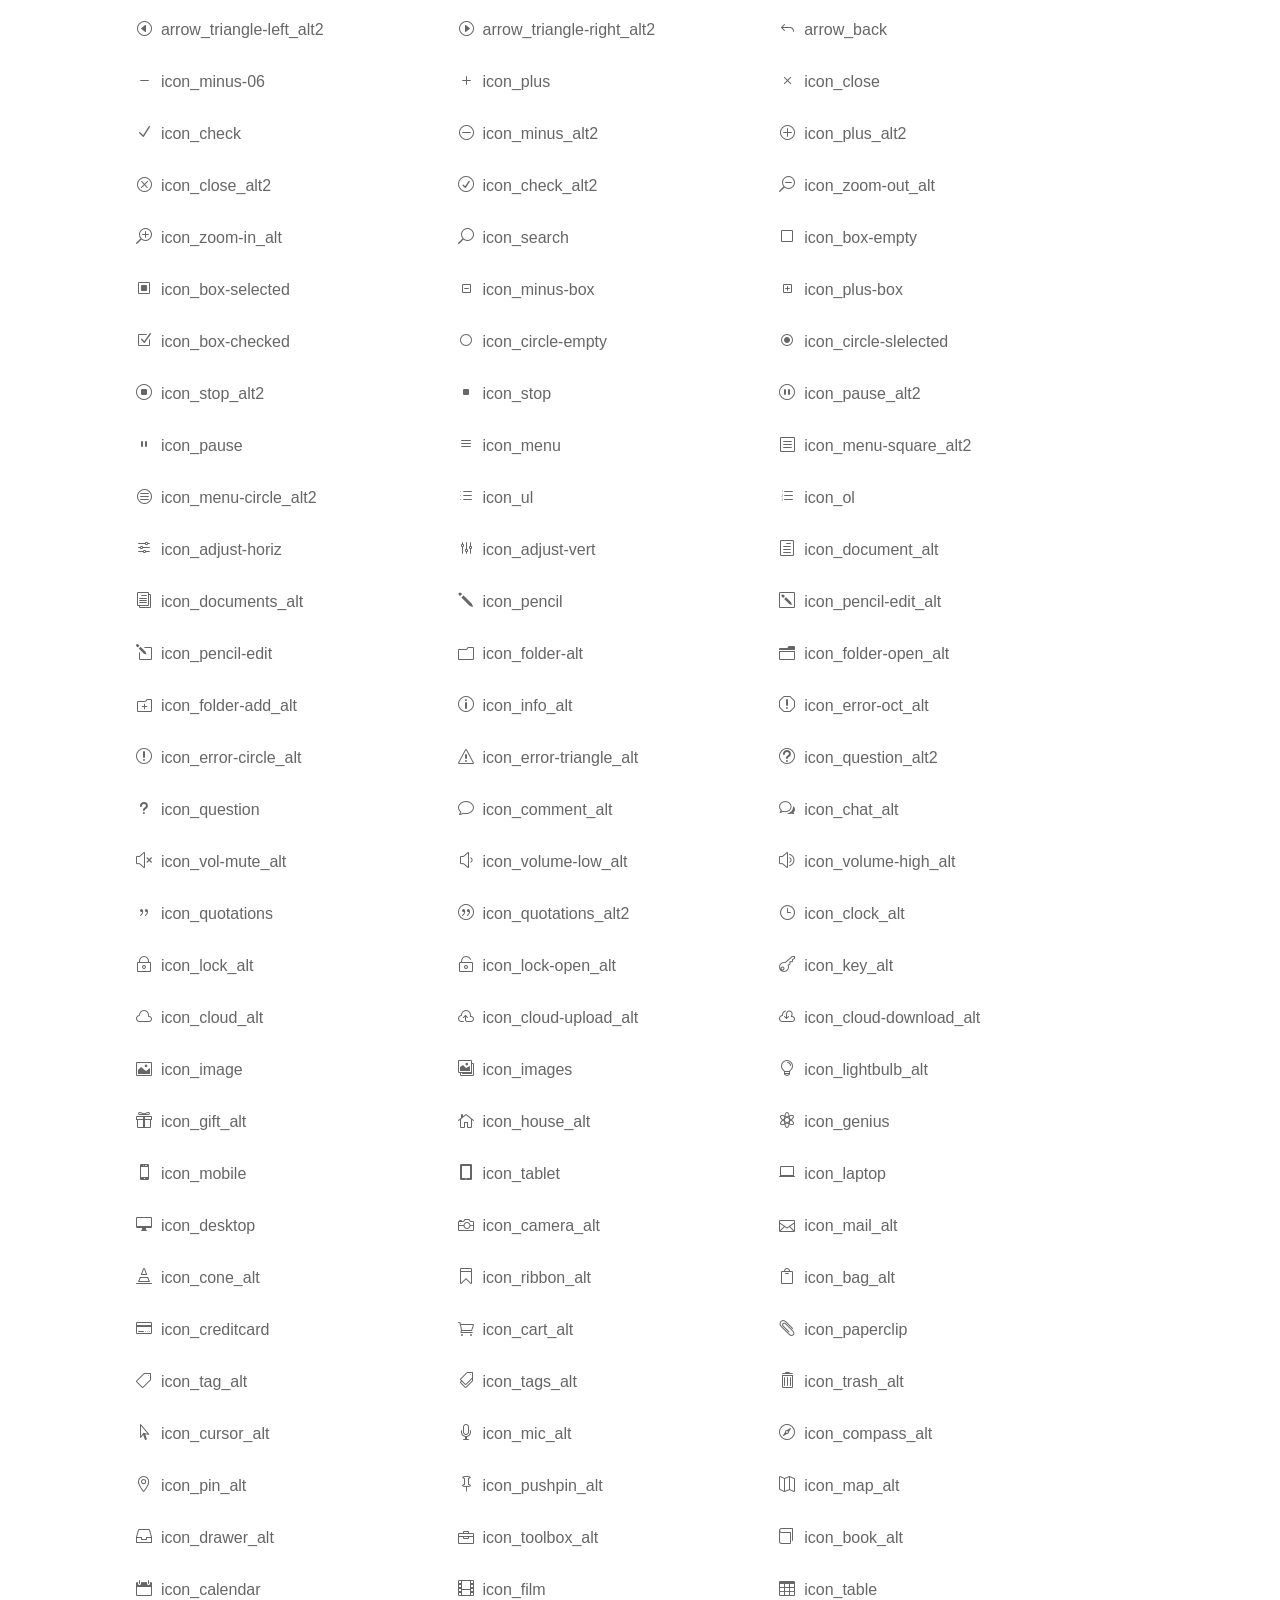
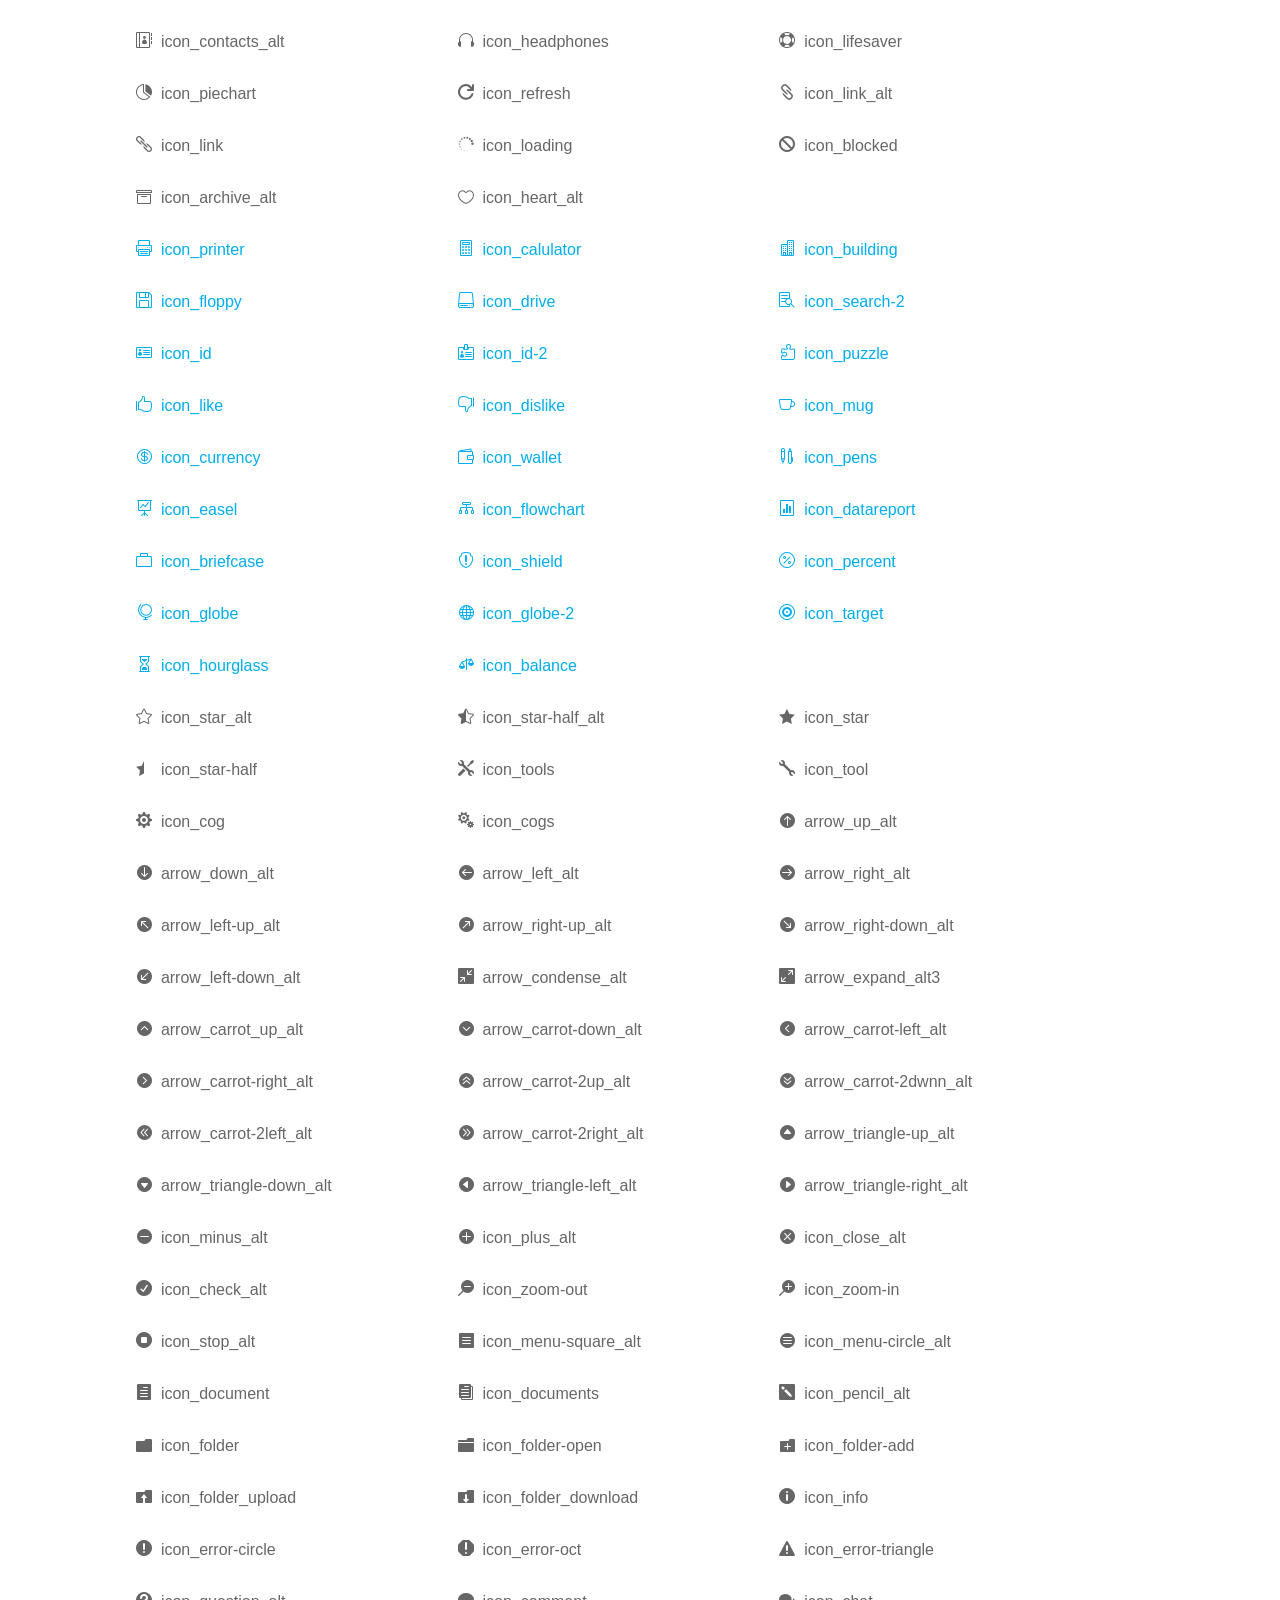
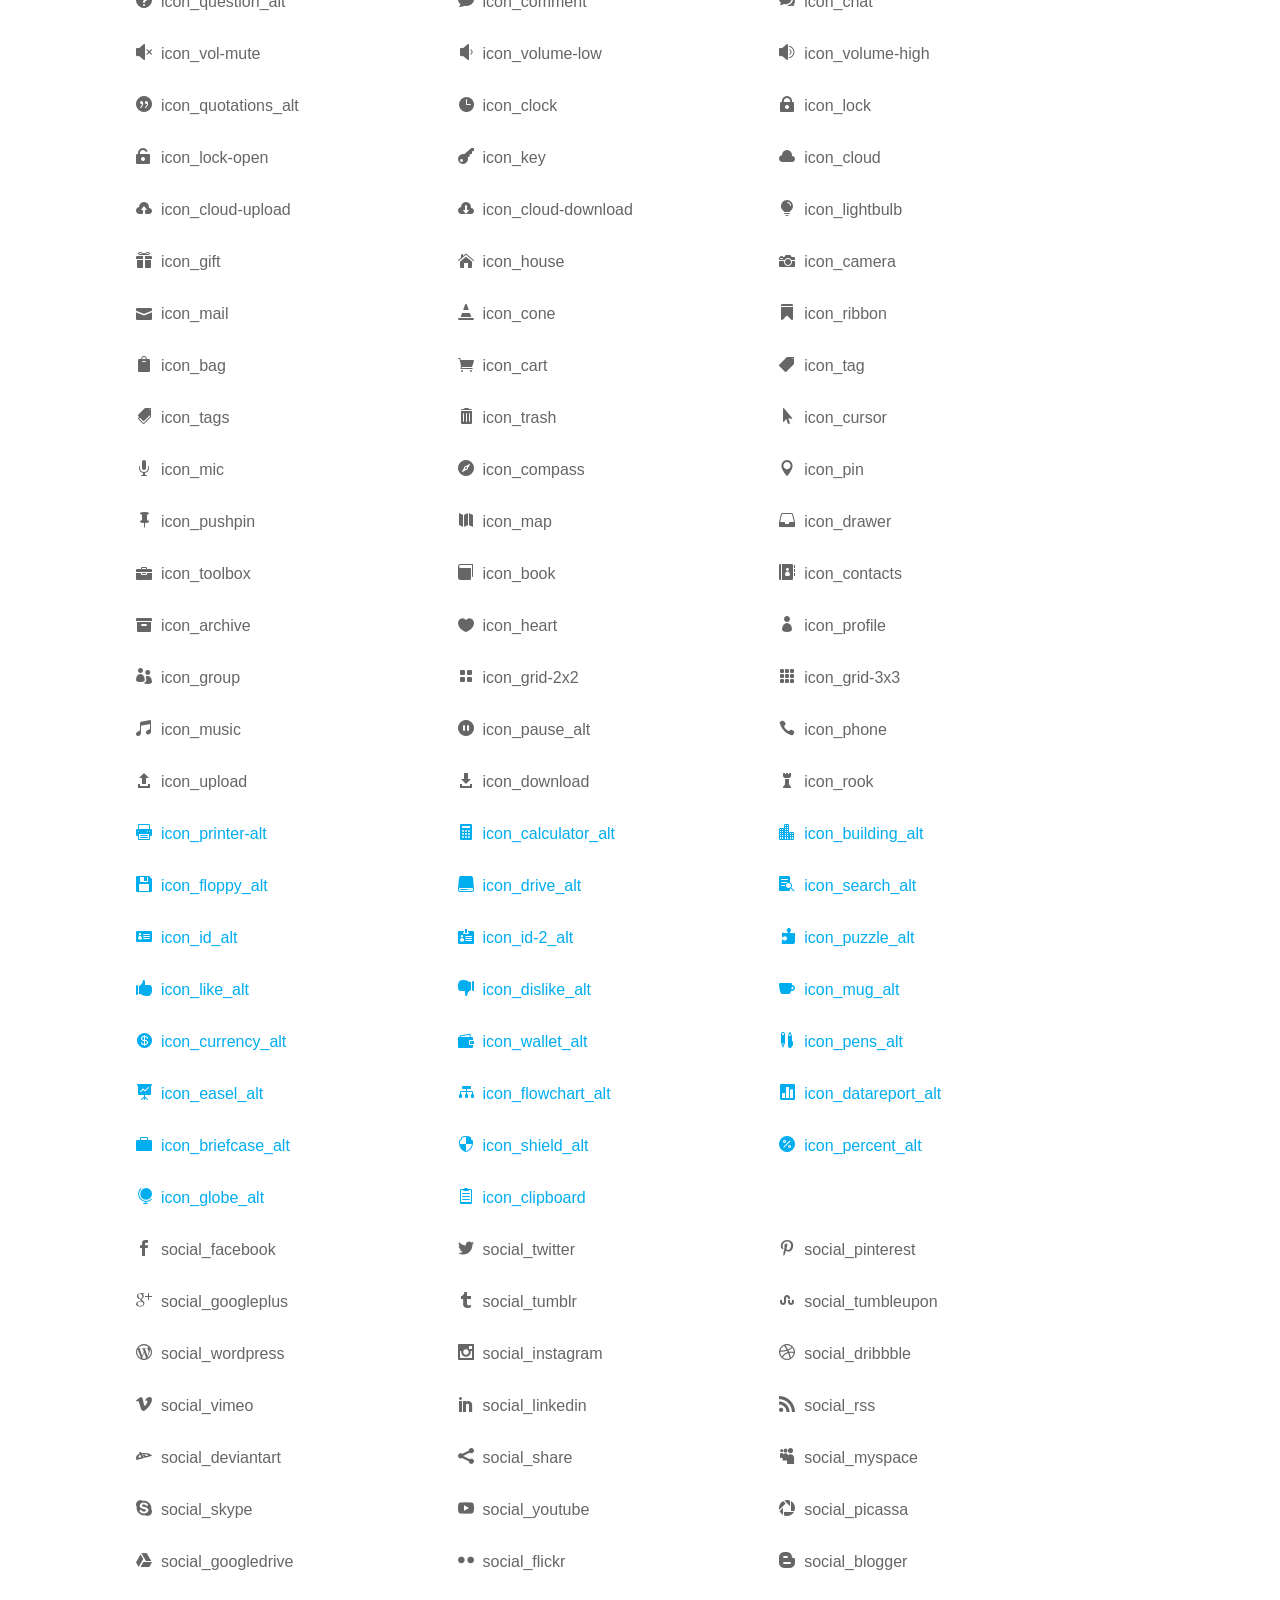
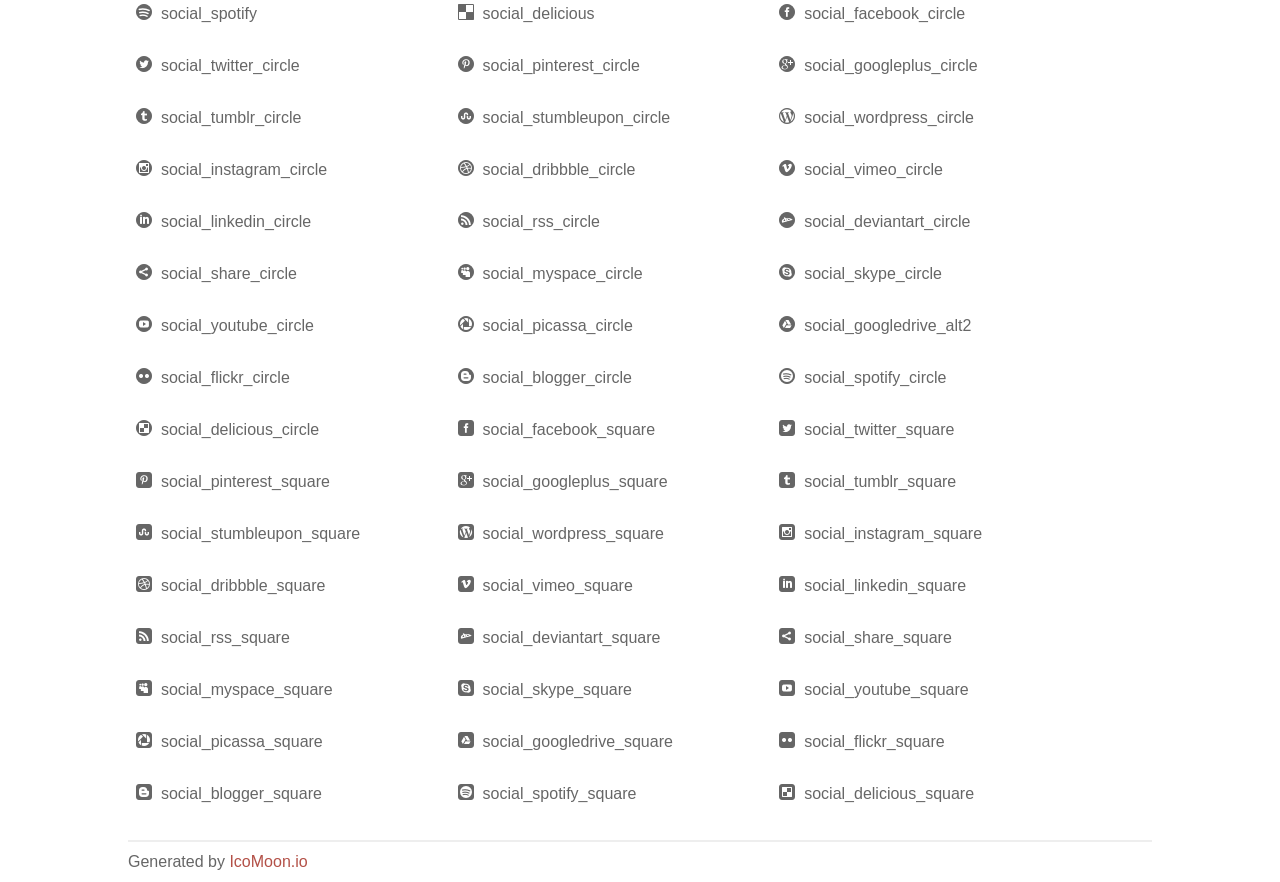
<file: Optilux/Optilux HTML/fonts/elegant_font/HTML_CSS/index.html>
<!doctype html>
<html>
<head>
<title>Your Font/Glyphs</title>
<link rel="stylesheet" href="style.css" >
<!--[if lte IE 7]><script src="lte-ie7.js"></script><![endif]-->
<style>
	section, header, footer {display: block;}
	body {
		font-family: sans-serif;
		color: #666;
		line-height: 1.5;
		font-size: 1em;
	}
	* {
		-moz-box-sizing: border-box;
		-webkit-box-sizing: border-box;
		box-sizing: border-box;
		margin: 0;
		padding: 0;
	}
	.glyph {
		float: left;
		text-align: center;
		padding: .75em;
		margin: .4em 1.5em .75em 0;
		width: 6em;
		text-shadow: none;
	}
	
	.glyph input {
		font-family: consolas, monospace;
		font-size: 12px;
		width: 100%;
		text-align: center;
		border: 0;
		box-shadow: 0 0 0 1px #ccc;
		padding: .2em;
                -moz-border-radius: 5px;
                -webkit-border-radius: 5px;
	}
	
	

	.new {
		color:#00adef !important;
	}

	
	.w-main {
		width: 80%;
	}
	.centered {
		margin-left: auto;
		margin-right: auto;
	}
	.fs1 {
		font-size: 2em;
	}
	header {
		margin: 2em 0;
		padding-bottom: .5em;
		color: #666;
		box-shadow: 0 2px #eee;
	}
	header h1 {
		font-size: 2em;
		font-weight: normal;
	}
	.clearfix:before, .clearfix:after { content: ""; display: table; }
	.clearfix:after, .clear { clear: both; }
	footer {
		margin-top: 2em;
		padding: .5em 0;
		box-shadow: 0 -2px #eee;
	}
	a, a:visited {
		color: #B35047;
		text-decoration: none;
	}
	a:hover, a:focus {color: #000;}
	
	.box1 {
		font-size: 16px;
		display: inline-block;
		width: 30%;
		padding: .25em .5em;
		margin: 20px 10px 0 0;
	}
</style>
</head>
<body>
	<div class="w-main centered">
	<section class="mtm clearfix" id="glyphs">
	<div class="glyph">
		<div class="fs1" aria-hidden="true" data-icon="&#x21;"></div>
		<input type="text" readonly value="&amp;#x21;" >
	</div>
	<div class="glyph">
		<div class="fs1" aria-hidden="true" data-icon="&#x22;"></div>
		<input type="text" readonly value="&amp;#x22;" >
	</div>
	<div class="glyph">
		<div class="fs1" aria-hidden="true" data-icon="&#x23;"></div>
		<input type="text" readonly value="&amp;#x23;" >
	</div>
	<div class="glyph">
		<div class="fs1" aria-hidden="true" data-icon="&#x24;"></div>
		<input type="text" readonly value="&amp;#x24;" >
	</div>
	<div class="glyph">
		<div class="fs1" aria-hidden="true" data-icon="&#x25;"></div>
		<input type="text" readonly value="&amp;#x25;" >
	</div>
	<div class="glyph">
		<div class="fs1" aria-hidden="true" data-icon="&#x26;"></div>
		<input type="text" readonly value="&amp;#x26;" >
	</div>
	<div class="glyph">
		<div class="fs1" aria-hidden="true" data-icon="&#x27;"></div>
		<input type="text" readonly value="&amp;#x27;" >
	</div>
	<div class="glyph">
		<div class="fs1" aria-hidden="true" data-icon="&#x28;"></div>
		<input type="text" readonly value="&amp;#x28;" >
	</div>
	<div class="glyph">
		<div class="fs1" aria-hidden="true" data-icon="&#x29;"></div>
		<input type="text" readonly value="&amp;#x29;" >
	</div>
	<div class="glyph">
		<div class="fs1" aria-hidden="true" data-icon="&#x2a;"></div>
		<input type="text" readonly value="&amp;#x2a;" >
	</div>
	<div class="glyph">
		<div class="fs1" aria-hidden="true" data-icon="&#x2b;"></div>
		<input type="text" readonly value="&amp;#x2b;" >
	</div>
	<div class="glyph">
		<div class="fs1" aria-hidden="true" data-icon="&#x2c;"></div>
		<input type="text" readonly value="&amp;#x2c;" >
	</div>
	<div class="glyph">
		<div class="fs1" aria-hidden="true" data-icon="&#x2d;"></div>
		<input type="text" readonly value="&amp;#x2d;" >
	</div>
	<div class="glyph">
		<div class="fs1" aria-hidden="true" data-icon="&#x2e;"></div>
		<input type="text" readonly value="&amp;#x2e;" >
	</div>
	<div class="glyph">
		<div class="fs1" aria-hidden="true" data-icon="&#x2f;"></div>
		<input type="text" readonly value="&amp;#x2f;" >
	</div>
	<div class="glyph">
		<div class="fs1" aria-hidden="true" data-icon="&#x30;"></div>
		<input type="text" readonly value="&amp;#x30;" >
	</div>
	<div class="glyph">
		<div class="fs1" aria-hidden="true" data-icon="&#x31;"></div>
		<input type="text" readonly value="&amp;#x31;" >
	</div>
	<div class="glyph">
		<div class="fs1" aria-hidden="true" data-icon="&#x32;"></div>
		<input type="text" readonly value="&amp;#x32;" >
	</div>
	<div class="glyph">
		<div class="fs1" aria-hidden="true" data-icon="&#x33;"></div>
		<input type="text" readonly value="&amp;#x33;" >
	</div>
	<div class="glyph">
		<div class="fs1" aria-hidden="true" data-icon="&#x34;"></div>
		<input type="text" readonly value="&amp;#x34;" >
	</div>
	<div class="glyph">
		<div class="fs1" aria-hidden="true" data-icon="&#x35;"></div>
		<input type="text" readonly value="&amp;#x35;" >
	</div>
	<div class="glyph">
		<div class="fs1" aria-hidden="true" data-icon="&#x36;"></div>
		<input type="text" readonly value="&amp;#x36;" >
	</div>
	<div class="glyph">
		<div class="fs1" aria-hidden="true" data-icon="&#x37;"></div>
		<input type="text" readonly value="&amp;#x37;" >
	</div>
	<div class="glyph">
		<div class="fs1" aria-hidden="true" data-icon="&#x38;"></div>
		<input type="text" readonly value="&amp;#x38;" >
	</div>
	<div class="glyph">
		<div class="fs1" aria-hidden="true" data-icon="&#x39;"></div>
		<input type="text" readonly value="&amp;#x39;" >
	</div>
	<div class="glyph">
		<div class="fs1" aria-hidden="true" data-icon="&#x3a;"></div>
		<input type="text" readonly value="&amp;#x3a;" >
	</div>
	<div class="glyph">
		<div class="fs1" aria-hidden="true" data-icon="&#x3b;"></div>
		<input type="text" readonly value="&amp;#x3b;" >
	</div>
	<div class="glyph">
		<div class="fs1" aria-hidden="true" data-icon="&#x3c;"></div>
		<input type="text" readonly value="&amp;#x3c;" >
	</div>
	<div class="glyph">
		<div class="fs1" aria-hidden="true" data-icon="&#x3d;"></div>
		<input type="text" readonly value="&amp;#x3d;" >
	</div>
	<div class="glyph">
		<div class="fs1" aria-hidden="true" data-icon="&#x3e;"></div>
		<input type="text" readonly value="&amp;#x3e;" >
	</div>
	<div class="glyph">
		<div class="fs1" aria-hidden="true" data-icon="&#x3f;"></div>
		<input type="text" readonly value="&amp;#x3f;" >
	</div>
	<div class="glyph">
		<div class="fs1" aria-hidden="true" data-icon="&#x40;"></div>
		<input type="text" readonly value="&amp;#x40;" >
	</div>
	<div class="glyph">
		<div class="fs1" aria-hidden="true" data-icon="&#x41;"></div>
		<input type="text" readonly value="&amp;#x41;" >
	</div>
	<div class="glyph">
		<div class="fs1" aria-hidden="true" data-icon="&#x42;"></div>
		<input type="text" readonly value="&amp;#x42;" >
	</div>
	<div class="glyph">
		<div class="fs1" aria-hidden="true" data-icon="&#x43;"></div>
		<input type="text" readonly value="&amp;#x43;" >
	</div>
	<div class="glyph">
		<div class="fs1" aria-hidden="true" data-icon="&#x44;"></div>
		<input type="text" readonly value="&amp;#x44;" >
	</div>
	<div class="glyph">
		<div class="fs1" aria-hidden="true" data-icon="&#x45;"></div>
		<input type="text" readonly value="&amp;#x45;" >
	</div>
	<div class="glyph">
		<div class="fs1" aria-hidden="true" data-icon="&#x46;"></div>
		<input type="text" readonly value="&amp;#x46;" >
	</div>
	<div class="glyph">
		<div class="fs1" aria-hidden="true" data-icon="&#x47;"></div>
		<input type="text" readonly value="&amp;#x47;" >
	</div>
	<div class="glyph">
		<div class="fs1" aria-hidden="true" data-icon="&#x48;"></div>
		<input type="text" readonly value="&amp;#x48;" >
	</div>
	<div class="glyph">
		<div class="fs1" aria-hidden="true" data-icon="&#x49;"></div>
		<input type="text" readonly value="&amp;#x49;" >
	</div>
	<div class="glyph">
		<div class="fs1" aria-hidden="true" data-icon="&#x4a;"></div>
		<input type="text" readonly value="&amp;#x4a;" >
	</div>
	<div class="glyph">
		<div class="fs1" aria-hidden="true" data-icon="&#x4b;"></div>
		<input type="text" readonly value="&amp;#x4b;" >
	</div>
	<div class="glyph">
		<div class="fs1" aria-hidden="true" data-icon="&#x4c;"></div>
		<input type="text" readonly value="&amp;#x4c;" >
	</div>
	<div class="glyph">
		<div class="fs1" aria-hidden="true" data-icon="&#x4d;"></div>
		<input type="text" readonly value="&amp;#x4d;" >
	</div>
	<div class="glyph">
		<div class="fs1" aria-hidden="true" data-icon="&#x4e;"></div>
		<input type="text" readonly value="&amp;#x4e;" >
	</div>
	<div class="glyph">
		<div class="fs1" aria-hidden="true" data-icon="&#x4f;"></div>
		<input type="text" readonly value="&amp;#x4f;" >
	</div>
	<div class="glyph">
		<div class="fs1" aria-hidden="true" data-icon="&#x50;"></div>
		<input type="text" readonly value="&amp;#x50;" >
	</div>
	<div class="glyph">
		<div class="fs1" aria-hidden="true" data-icon="&#x51;"></div>
		<input type="text" readonly value="&amp;#x51;" >
	</div>
	<div class="glyph">
		<div class="fs1" aria-hidden="true" data-icon="&#x52;"></div>
		<input type="text" readonly value="&amp;#x52;" >
	</div>
	<div class="glyph">
		<div class="fs1" aria-hidden="true" data-icon="&#x53;"></div>
		<input type="text" readonly value="&amp;#x53;" >
	</div>
	<div class="glyph">
		<div class="fs1" aria-hidden="true" data-icon="&#x54;"></div>
		<input type="text" readonly value="&amp;#x54;" >
	</div>
	<div class="glyph">
		<div class="fs1" aria-hidden="true" data-icon="&#x55;"></div>
		<input type="text" readonly value="&amp;#x55;" >
	</div>
	<div class="glyph">
		<div class="fs1" aria-hidden="true" data-icon="&#x56;"></div>
		<input type="text" readonly value="&amp;#x56;" >
	</div>
	<div class="glyph">
		<div class="fs1" aria-hidden="true" data-icon="&#x57;"></div>
		<input type="text" readonly value="&amp;#x57;" >
	</div>
	<div class="glyph">
		<div class="fs1" aria-hidden="true" data-icon="&#x58;"></div>
		<input type="text" readonly value="&amp;#x58;" >
	</div>
	<div class="glyph">
		<div class="fs1" aria-hidden="true" data-icon="&#x59;"></div>
		<input type="text" readonly value="&amp;#x59;" >
	</div>
	<div class="glyph">
		<div class="fs1" aria-hidden="true" data-icon="&#x5a;"></div>
		<input type="text" readonly value="&amp;#x5a;" >
	</div>
	<div class="glyph">
		<div class="fs1" aria-hidden="true" data-icon="&#x5b;"></div>
		<input type="text" readonly value="&amp;#x5b;" >
	</div>
	<div class="glyph">
		<div class="fs1" aria-hidden="true" data-icon="&#x5c;"></div>
		<input type="text" readonly value="&amp;#x5c;" >
	</div>
	<div class="glyph">
		<div class="fs1" aria-hidden="true" data-icon="&#x5d;"></div>
		<input type="text" readonly value="&amp;#x5d;" >
	</div>
	<div class="glyph">
		<div class="fs1" aria-hidden="true" data-icon="&#x5e;"></div>
		<input type="text" readonly value="&amp;#x5e;" >
	</div>
	<div class="glyph">
		<div class="fs1" aria-hidden="true" data-icon="&#x5f;"></div>
		<input type="text" readonly value="&amp;#x5f;" >
	</div>
	<div class="glyph">
		<div class="fs1" aria-hidden="true" data-icon="&#x60;"></div>
		<input type="text" readonly value="&amp;#x60;" >
	</div>
	<div class="glyph">
		<div class="fs1" aria-hidden="true" data-icon="&#x61;"></div>
		<input type="text" readonly value="&amp;#x61;" >
	</div>
	<div class="glyph">
		<div class="fs1" aria-hidden="true" data-icon="&#x62;"></div>
		<input type="text" readonly value="&amp;#x62;" >
	</div>
	<div class="glyph">
		<div class="fs1" aria-hidden="true" data-icon="&#x63;"></div>
		<input type="text" readonly value="&amp;#x63;" >
	</div>
	<div class="glyph">
		<div class="fs1" aria-hidden="true" data-icon="&#x64;"></div>
		<input type="text" readonly value="&amp;#x64;" >
	</div>
	<div class="glyph">
		<div class="fs1" aria-hidden="true" data-icon="&#x65;"></div>
		<input type="text" readonly value="&amp;#x65;" >
	</div>
	<div class="glyph">
		<div class="fs1" aria-hidden="true" data-icon="&#x66;"></div>
		<input type="text" readonly value="&amp;#x66;" >
	</div>
	<div class="glyph">
		<div class="fs1" aria-hidden="true" data-icon="&#x67;"></div>
		<input type="text" readonly value="&amp;#x67;" >
	</div>
	<div class="glyph">
		<div class="fs1" aria-hidden="true" data-icon="&#x68;"></div>
		<input type="text" readonly value="&amp;#x68;" >
	</div>
	<div class="glyph">
		<div class="fs1" aria-hidden="true" data-icon="&#x69;"></div>
		<input type="text" readonly value="&amp;#x69;" >
	</div>
	<div class="glyph">
		<div class="fs1" aria-hidden="true" data-icon="&#x6a;"></div>
		<input type="text" readonly value="&amp;#x6a;" >
	</div>
	<div class="glyph">
		<div class="fs1" aria-hidden="true" data-icon="&#x6b;"></div>
		<input type="text" readonly value="&amp;#x6b;" >
	</div>
	<div class="glyph">
		<div class="fs1" aria-hidden="true" data-icon="&#x6c;"></div>
		<input type="text" readonly value="&amp;#x6c;" >
	</div>
	<div class="glyph">
		<div class="fs1" aria-hidden="true" data-icon="&#x6d;"></div>
		<input type="text" readonly value="&amp;#x6d;" >
	</div>
	<div class="glyph">
		<div class="fs1" aria-hidden="true" data-icon="&#x6e;"></div>
		<input type="text" readonly value="&amp;#x6e;" >
	</div>
	<div class="glyph">
		<div class="fs1" aria-hidden="true" data-icon="&#x6f;"></div>
		<input type="text" readonly value="&amp;#x6f;" >
	</div>
	<div class="glyph">
		<div class="fs1" aria-hidden="true" data-icon="&#x70;"></div>
		<input type="text" readonly value="&amp;#x70;" >
	</div>
	<div class="glyph">
		<div class="fs1" aria-hidden="true" data-icon="&#x71;"></div>
		<input type="text" readonly value="&amp;#x71;" >
	</div>
	<div class="glyph">
		<div class="fs1" aria-hidden="true" data-icon="&#x72;"></div>
		<input type="text" readonly value="&amp;#x72;" >
	</div>
	<div class="glyph">
		<div class="fs1" aria-hidden="true" data-icon="&#x73;"></div>
		<input type="text" readonly value="&amp;#x73;" >
	</div>
	<div class="glyph">
		<div class="fs1" aria-hidden="true" data-icon="&#x74;"></div>
		<input type="text" readonly value="&amp;#x74;" >
	</div>
	<div class="glyph">
		<div class="fs1" aria-hidden="true" data-icon="&#x75;"></div>
		<input type="text" readonly value="&amp;#x75;" >
	</div>
	<div class="glyph">
		<div class="fs1" aria-hidden="true" data-icon="&#x76;"></div>
		<input type="text" readonly value="&amp;#x76;" >
	</div>
	<div class="glyph">
		<div class="fs1" aria-hidden="true" data-icon="&#x77;"></div>
		<input type="text" readonly value="&amp;#x77;" >
	</div>
	<div class="glyph">
		<div class="fs1" aria-hidden="true" data-icon="&#x78;"></div>
		<input type="text" readonly value="&amp;#x78;" >
	</div>
	<div class="glyph">
		<div class="fs1" aria-hidden="true" data-icon="&#x79;"></div>
		<input type="text" readonly value="&amp;#x79;" >
	</div>
	<div class="glyph">
		<div class="fs1" aria-hidden="true" data-icon="&#x7a;"></div>
		<input type="text" readonly value="&amp;#x7a;" >
	</div>
	<div class="glyph">
		<div class="fs1" aria-hidden="true" data-icon="&#x7b;"></div>
		<input type="text" readonly value="&amp;#x7b;" >
	</div>
	<div class="glyph">
		<div class="fs1" aria-hidden="true" data-icon="&#x7c;"></div>
		<input type="text" readonly value="&amp;#x7c;" >
	</div>
	<div class="glyph">
		<div class="fs1" aria-hidden="true" data-icon="&#x7d;"></div>
		<input type="text" readonly value="&amp;#x7d;" >
	</div>
	<div class="glyph">
		<div class="fs1" aria-hidden="true" data-icon="&#x7e;"></div>
		<input type="text" readonly value="&amp;#x7e;" >
	</div>
	<div class="glyph">
		<div class="fs1" aria-hidden="true" data-icon="&#xe000;"></div>
		<input type="text" readonly value="&amp;#xe000;" >
	</div>
	<div class="glyph">
		<div class="fs1" aria-hidden="true" data-icon="&#xe001;"></div>
		<input type="text" readonly value="&amp;#xe001;" >
	</div>
	<div class="glyph">
		<div class="fs1" aria-hidden="true" data-icon="&#xe002;"></div>
		<input type="text" readonly value="&amp;#xe002;" >
	</div>
	<div class="glyph">
		<div class="fs1" aria-hidden="true" data-icon="&#xe003;"></div>
		<input type="text" readonly value="&amp;#xe003;" >
	</div>
	<div class="glyph">
		<div class="fs1" aria-hidden="true" data-icon="&#xe004;"></div>
		<input type="text" readonly value="&amp;#xe004;" >
	</div>
	<div class="glyph">
		<div class="fs1" aria-hidden="true" data-icon="&#xe005;"></div>
		<input type="text" readonly value="&amp;#xe005;" >
	</div>
	<div class="glyph">
		<div class="fs1" aria-hidden="true" data-icon="&#xe006;"></div>
		<input type="text" readonly value="&amp;#xe006;" >
	</div>
	<div class="glyph">
		<div class="fs1" aria-hidden="true" data-icon="&#xe007;"></div>
		<input type="text" readonly value="&amp;#xe007;" >
	</div>
	<div class="glyph">
		<div class="fs1" aria-hidden="true" data-icon="&#xe008;"></div>
		<input type="text" readonly value="&amp;#xe008;" >
	</div>
	<div class="glyph">
		<div class="fs1" aria-hidden="true" data-icon="&#xe009;"></div>
		<input type="text" readonly value="&amp;#xe009;" >
	</div>
	<div class="glyph">
		<div class="fs1" aria-hidden="true" data-icon="&#xe00a;"></div>
		<input type="text" readonly value="&amp;#xe00a;" >
	</div>
	<div class="glyph">
		<div class="fs1" aria-hidden="true" data-icon="&#xe00b;"></div>
		<input type="text" readonly value="&amp;#xe00b;" >
	</div>
	<div class="glyph">
		<div class="fs1" aria-hidden="true" data-icon="&#xe00c;"></div>
		<input type="text" readonly value="&amp;#xe00c;" >
	</div>
	<div class="glyph">
		<div class="fs1" aria-hidden="true" data-icon="&#xe00d;"></div>
		<input type="text" readonly value="&amp;#xe00d;" >
	</div>
	<div class="glyph">
		<div class="fs1" aria-hidden="true" data-icon="&#xe00e;"></div>
		<input type="text" readonly value="&amp;#xe00e;" >
	</div>
	<div class="glyph">
		<div class="fs1" aria-hidden="true" data-icon="&#xe00f;"></div>
		<input type="text" readonly value="&amp;#xe00f;" >
	</div>
	<div class="glyph">
		<div class="fs1" aria-hidden="true" data-icon="&#xe010;"></div>
		<input type="text" readonly value="&amp;#xe010;" >
	</div>
	<div class="glyph">
		<div class="fs1" aria-hidden="true" data-icon="&#xe011;"></div>
		<input type="text" readonly value="&amp;#xe011;" >
	</div>
	<div class="glyph">
		<div class="fs1" aria-hidden="true" data-icon="&#xe012;"></div>
		<input type="text" readonly value="&amp;#xe012;" >
	</div>
	<div class="glyph">
		<div class="fs1" aria-hidden="true" data-icon="&#xe013;"></div>
		<input type="text" readonly value="&amp;#xe013;" >
	</div>
	<div class="glyph">
		<div class="fs1" aria-hidden="true" data-icon="&#xe014;"></div>
		<input type="text" readonly value="&amp;#xe014;" >
	</div>
	<div class="glyph">
		<div class="fs1" aria-hidden="true" data-icon="&#xe015;"></div>
		<input type="text" readonly value="&amp;#xe015;" >
	</div>
	<div class="glyph">
		<div class="fs1" aria-hidden="true" data-icon="&#xe016;"></div>
		<input type="text" readonly value="&amp;#xe016;" >
	</div>
	<div class="glyph">
		<div class="fs1" aria-hidden="true" data-icon="&#xe017;"></div>
		<input type="text" readonly value="&amp;#xe017;" >
	</div>
	<div class="glyph">
		<div class="fs1" aria-hidden="true" data-icon="&#xe018;"></div>
		<input type="text" readonly value="&amp;#xe018;" >
	</div>
	<div class="glyph">
		<div class="fs1" aria-hidden="true" data-icon="&#xe019;"></div>
		<input type="text" readonly value="&amp;#xe019;" >
	</div>
	<div class="glyph">
		<div class="fs1" aria-hidden="true" data-icon="&#xe01a;"></div>
		<input type="text" readonly value="&amp;#xe01a;" >
	</div>
	<div class="glyph">
		<div class="fs1" aria-hidden="true" data-icon="&#xe01b;"></div>
		<input type="text" readonly value="&amp;#xe01b;" >
	</div>
	<div class="glyph">
		<div class="fs1" aria-hidden="true" data-icon="&#xe01c;"></div>
		<input type="text" readonly value="&amp;#xe01c;" >
	</div>
	<div class="glyph">
		<div class="fs1" aria-hidden="true" data-icon="&#xe01d;"></div>
		<input type="text" readonly value="&amp;#xe01d;" >
	</div>
	<div class="glyph">
		<div class="fs1" aria-hidden="true" data-icon="&#xe01e;"></div>
		<input type="text" readonly value="&amp;#xe01e;" >
	</div>
	<div class="glyph">
		<div class="fs1" aria-hidden="true" data-icon="&#xe01f;"></div>
		<input type="text" readonly value="&amp;#xe01f;" >
	</div>
	<div class="glyph">
		<div class="fs1" aria-hidden="true" data-icon="&#xe020;"></div>
		<input type="text" readonly value="&amp;#xe020;" >
	</div>
	<div class="glyph">
		<div class="fs1" aria-hidden="true" data-icon="&#xe021;"></div>
		<input type="text" readonly value="&amp;#xe021;" >
	</div>
	<div class="glyph">
		<div class="fs1" aria-hidden="true" data-icon="&#xe022;"></div>
		<input type="text" readonly value="&amp;#xe022;" >
	</div>
	<div class="glyph">
		<div class="fs1" aria-hidden="true" data-icon="&#xe023;"></div>
		<input type="text" readonly value="&amp;#xe023;" >
	</div>
	<div class="glyph">
		<div class="fs1" aria-hidden="true" data-icon="&#xe024;"></div>
		<input type="text" readonly value="&amp;#xe024;" >
	</div>
	<div class="glyph">
		<div class="fs1" aria-hidden="true" data-icon="&#xe025;"></div>
		<input type="text" readonly value="&amp;#xe025;" >
	</div>
	<div class="glyph">
		<div class="fs1" aria-hidden="true" data-icon="&#xe026;"></div>
		<input type="text" readonly value="&amp;#xe026;" >
	</div>
	<div class="glyph">
		<div class="fs1" aria-hidden="true" data-icon="&#xe027;"></div>
		<input type="text" readonly value="&amp;#xe027;" >
	</div>
	<div class="glyph">
		<div class="fs1" aria-hidden="true" data-icon="&#xe028;"></div>
		<input type="text" readonly value="&amp;#xe028;" >
	</div>
	<div class="glyph">
		<div class="fs1" aria-hidden="true" data-icon="&#xe029;"></div>
		<input type="text" readonly value="&amp;#xe029;" >
	</div>
	<div class="glyph">
		<div class="fs1" aria-hidden="true" data-icon="&#xe02a;"></div>
		<input type="text" readonly value="&amp;#xe02a;" >
	</div>
	<div class="glyph">
		<div class="fs1" aria-hidden="true" data-icon="&#xe02b;"></div>
		<input type="text" readonly value="&amp;#xe02b;" >
	</div>
	<div class="glyph">
		<div class="fs1" aria-hidden="true" data-icon="&#xe02c;"></div>
		<input type="text" readonly value="&amp;#xe02c;" >
	</div>
	<div class="glyph">
		<div class="fs1" aria-hidden="true" data-icon="&#xe02d;"></div>
		<input type="text" readonly value="&amp;#xe02d;" >
	</div>
	<div class="glyph">
		<div class="fs1" aria-hidden="true" data-icon="&#xe02e;"></div>
		<input type="text" readonly value="&amp;#xe02e;" >
	</div>
	<div class="glyph">
		<div class="fs1" aria-hidden="true" data-icon="&#xe02f;"></div>
		<input type="text" readonly value="&amp;#xe02f;" >
	</div>
	<div class="glyph">
		<div class="fs1" aria-hidden="true" data-icon="&#xe030;"></div>
		<input type="text" readonly value="&amp;#xe030;" >
	</div>
    
    <div class="new">
    
    <div class="glyph">
		<div class="fs1" aria-hidden="true" data-icon="&#xe103;"></div>
		<input type="text" readonly value="&amp;#xe103;" >
	</div>
	<div class="glyph">
		<div class="fs1" aria-hidden="true" data-icon="&#xe0ee;"></div>
		<input type="text" readonly value="&amp;#xe0ee;" >
	</div>
	<div class="glyph">
		<div class="fs1" aria-hidden="true" data-icon="&#xe0ef;"></div>
		<input type="text" readonly value="&amp;#xe0ef;" >
	</div>
	<div class="glyph">
		<div class="fs1" aria-hidden="true" data-icon="&#xe0e8;"></div>
		<input type="text" readonly value="&amp;#xe0e8;" >
	</div>
	<div class="glyph">
		<div class="fs1" aria-hidden="true" data-icon="&#xe0ea;"></div>
		<input type="text" readonly value="&amp;#xe0ea;" >
	</div>
	<div class="glyph">
		<div class="fs1" aria-hidden="true" data-icon="&#xe101;"></div>
		<input type="text" readonly value="&amp;#xe101;" >
	</div>
	<div class="glyph">
		<div class="fs1" aria-hidden="true" data-icon="&#xe107;"></div>
		<input type="text" readonly value="&amp;#xe107;" >
	</div>
	<div class="glyph">
		<div class="fs1" aria-hidden="true" data-icon="&#xe108;"></div>
		<input type="text" readonly value="&amp;#xe108;" >
	</div>
	<div class="glyph">
		<div class="fs1" aria-hidden="true" data-icon="&#xe102;"></div>
		<input type="text" readonly value="&amp;#xe102;" >
	</div>
	<div class="glyph">
		<div class="fs1" aria-hidden="true" data-icon="&#xe106;"></div>
		<input type="text" readonly value="&amp;#xe106;" >
	</div>
	<div class="glyph">
		<div class="fs1" aria-hidden="true" data-icon="&#xe0eb;"></div>
		<input type="text" readonly value="&amp;#xe0eb;" >
	</div>
	<div class="glyph">
		<div class="fs1" aria-hidden="true" data-icon="&#xe105;"></div>
		<input type="text" readonly value="&amp;#xe105;" >
	</div>
	<div class="glyph">
		<div class="fs1" aria-hidden="true" data-icon="&#xe0ed;"></div>
		<input type="text" readonly value="&amp;#xe0ed;" >
	</div>
	<div class="glyph">
		<div class="fs1" aria-hidden="true" data-icon="&#xe100;"></div>
		<input type="text" readonly value="&amp;#xe100;" >
	</div>
	<div class="glyph">
		<div class="fs1" aria-hidden="true" data-icon="&#xe104;"></div>
		<input type="text" readonly value="&amp;#xe104;" >
	</div>
	<div class="glyph">
		<div class="fs1" aria-hidden="true" data-icon="&#xe0e9;"></div>
		<input type="text" readonly value="&amp;#xe0e9;" >
	</div>
	<div class="glyph">
		<div class="fs1" aria-hidden="true" data-icon="&#xe109;"></div>
		<input type="text" readonly value="&amp;#xe109;" >
	</div>
	<div class="glyph">
		<div class="fs1" aria-hidden="true" data-icon="&#xe0ec;"></div>
		<input type="text" readonly value="&amp;#xe0ec;" >
	</div>
	<div class="glyph">
		<div class="fs1" aria-hidden="true" data-icon="&#xe0fe;"></div>
		<input type="text" readonly value="&amp;#xe0fe;" >
	</div>
	<div class="glyph">
		<div class="fs1" aria-hidden="true" data-icon="&#xe0f6;"></div>
		<input type="text" readonly value="&amp;#xe0f6;" >
	</div>
	<div class="glyph">
		<div class="fs1" aria-hidden="true" data-icon="&#xe0fb;"></div>
		<input type="text" readonly value="&amp;#xe0fb;" >
	</div>
	<div class="glyph">
		<div class="fs1" aria-hidden="true" data-icon="&#xe0e2;"></div>
		<input type="text" readonly value="&amp;#xe0e2;" >
	</div>
	<div class="glyph">
		<div class="fs1" aria-hidden="true" data-icon="&#xe0e3;"></div>
		<input type="text" readonly value="&amp;#xe0e3;" >
	</div>
	<div class="glyph">
		<div class="fs1" aria-hidden="true" data-icon="&#xe0f5;"></div>
		<input type="text" readonly value="&amp;#xe0f5;" >
	</div>
	<div class="glyph">
		<div class="fs1" aria-hidden="true" data-icon="&#xe0e1;"></div>
		<input type="text" readonly value="&amp;#xe0e1;" >
	</div>
	<div class="glyph">
		<div class="fs1" aria-hidden="true" data-icon="&#xe0ff;"></div>
		<input type="text" readonly value="&amp;#xe0ff;" >
	</div>
    
    </div>
    
	<div class="glyph">
		<div class="fs1" aria-hidden="true" data-icon="&#xe031;"></div>
		<input type="text" readonly value="&amp;#xe031;" >
	</div>
	<div class="glyph">
		<div class="fs1" aria-hidden="true" data-icon="&#xe032;"></div>
		<input type="text" readonly value="&amp;#xe032;" >
	</div>
	<div class="glyph">
		<div class="fs1" aria-hidden="true" data-icon="&#xe033;"></div>
		<input type="text" readonly value="&amp;#xe033;" >
	</div>
	<div class="glyph">
		<div class="fs1" aria-hidden="true" data-icon="&#xe034;"></div>
		<input type="text" readonly value="&amp;#xe034;" >
	</div>
	<div class="glyph">
		<div class="fs1" aria-hidden="true" data-icon="&#xe035;"></div>
		<input type="text" readonly value="&amp;#xe035;" >
	</div>
	<div class="glyph">
		<div class="fs1" aria-hidden="true" data-icon="&#xe036;"></div>
		<input type="text" readonly value="&amp;#xe036;" >
	</div>
	<div class="glyph">
		<div class="fs1" aria-hidden="true" data-icon="&#xe037;"></div>
		<input type="text" readonly value="&amp;#xe037;" >
	</div>
	<div class="glyph">
		<div class="fs1" aria-hidden="true" data-icon="&#xe038;"></div>
		<input type="text" readonly value="&amp;#xe038;" >
	</div>
	<div class="glyph">
		<div class="fs1" aria-hidden="true" data-icon="&#xe039;"></div>
		<input type="text" readonly value="&amp;#xe039;" >
	</div>
	<div class="glyph">
		<div class="fs1" aria-hidden="true" data-icon="&#xe03a;"></div>
		<input type="text" readonly value="&amp;#xe03a;" >
	</div>
	<div class="glyph">
		<div class="fs1" aria-hidden="true" data-icon="&#xe03b;"></div>
		<input type="text" readonly value="&amp;#xe03b;" >
	</div>
	<div class="glyph">
		<div class="fs1" aria-hidden="true" data-icon="&#xe03c;"></div>
		<input type="text" readonly value="&amp;#xe03c;" >
	</div>
	<div class="glyph">
		<div class="fs1" aria-hidden="true" data-icon="&#xe03d;"></div>
		<input type="text" readonly value="&amp;#xe03d;" >
	</div>
	<div class="glyph">
		<div class="fs1" aria-hidden="true" data-icon="&#xe03e;"></div>
		<input type="text" readonly value="&amp;#xe03e;" >
	</div>
	<div class="glyph">
		<div class="fs1" aria-hidden="true" data-icon="&#xe03f;"></div>
		<input type="text" readonly value="&amp;#xe03f;" >
	</div>
	<div class="glyph">
		<div class="fs1" aria-hidden="true" data-icon="&#xe040;"></div>
		<input type="text" readonly value="&amp;#xe040;" >
	</div>
	<div class="glyph">
		<div class="fs1" aria-hidden="true" data-icon="&#xe041;"></div>
		<input type="text" readonly value="&amp;#xe041;" >
	</div>
	<div class="glyph">
		<div class="fs1" aria-hidden="true" data-icon="&#xe042;"></div>
		<input type="text" readonly value="&amp;#xe042;" >
	</div>
	<div class="glyph">
		<div class="fs1" aria-hidden="true" data-icon="&#xe043;"></div>
		<input type="text" readonly value="&amp;#xe043;" >
	</div>
	<div class="glyph">
		<div class="fs1" aria-hidden="true" data-icon="&#xe044;"></div>
		<input type="text" readonly value="&amp;#xe044;" >
	</div>
	<div class="glyph">
		<div class="fs1" aria-hidden="true" data-icon="&#xe045;"></div>
		<input type="text" readonly value="&amp;#xe045;" >
	</div>
	<div class="glyph">
		<div class="fs1" aria-hidden="true" data-icon="&#xe046;"></div>
		<input type="text" readonly value="&amp;#xe046;" >
	</div>
	<div class="glyph">
		<div class="fs1" aria-hidden="true" data-icon="&#xe047;"></div>
		<input type="text" readonly value="&amp;#xe047;" >
	</div>
	<div class="glyph">
		<div class="fs1" aria-hidden="true" data-icon="&#xe048;"></div>
		<input type="text" readonly value="&amp;#xe048;" >
	</div>
	<div class="glyph">
		<div class="fs1" aria-hidden="true" data-icon="&#xe049;"></div>
		<input type="text" readonly value="&amp;#xe049;" >
	</div>
	<div class="glyph">
		<div class="fs1" aria-hidden="true" data-icon="&#xe04a;"></div>
		<input type="text" readonly value="&amp;#xe04a;" >
	</div>
	<div class="glyph">
		<div class="fs1" aria-hidden="true" data-icon="&#xe04b;"></div>
		<input type="text" readonly value="&amp;#xe04b;" >
	</div>
	<div class="glyph">
		<div class="fs1" aria-hidden="true" data-icon="&#xe04c;"></div>
		<input type="text" readonly value="&amp;#xe04c;" >
	</div>
	<div class="glyph">
		<div class="fs1" aria-hidden="true" data-icon="&#xe04d;"></div>
		<input type="text" readonly value="&amp;#xe04d;" >
	</div>
	<div class="glyph">
		<div class="fs1" aria-hidden="true" data-icon="&#xe04e;"></div>
		<input type="text" readonly value="&amp;#xe04e;" >
	</div>
	<div class="glyph">
		<div class="fs1" aria-hidden="true" data-icon="&#xe04f;"></div>
		<input type="text" readonly value="&amp;#xe04f;" >
	</div>
	<div class="glyph">
		<div class="fs1" aria-hidden="true" data-icon="&#xe050;"></div>
		<input type="text" readonly value="&amp;#xe050;" >
	</div>
	<div class="glyph">
		<div class="fs1" aria-hidden="true" data-icon="&#xe051;"></div>
		<input type="text" readonly value="&amp;#xe051;" >
	</div>
	<div class="glyph">
		<div class="fs1" aria-hidden="true" data-icon="&#xe052;"></div>
		<input type="text" readonly value="&amp;#xe052;" >
	</div>
	<div class="glyph">
		<div class="fs1" aria-hidden="true" data-icon="&#xe053;"></div>
		<input type="text" readonly value="&amp;#xe053;" >
	</div>
	<div class="glyph">
		<div class="fs1" aria-hidden="true" data-icon="&#xe054;"></div>
		<input type="text" readonly value="&amp;#xe054;" >
	</div>
	<div class="glyph">
		<div class="fs1" aria-hidden="true" data-icon="&#xe055;"></div>
		<input type="text" readonly value="&amp;#xe055;" >
	</div>
	<div class="glyph">
		<div class="fs1" aria-hidden="true" data-icon="&#xe056;"></div>
		<input type="text" readonly value="&amp;#xe056;" >
	</div>
	<div class="glyph">
		<div class="fs1" aria-hidden="true" data-icon="&#xe057;"></div>
		<input type="text" readonly value="&amp;#xe057;" >
	</div>
	<div class="glyph">
		<div class="fs1" aria-hidden="true" data-icon="&#xe058;"></div>
		<input type="text" readonly value="&amp;#xe058;" >
	</div>
	<div class="glyph">
		<div class="fs1" aria-hidden="true" data-icon="&#xe059;"></div>
		<input type="text" readonly value="&amp;#xe059;" >
	</div>
	<div class="glyph">
		<div class="fs1" aria-hidden="true" data-icon="&#xe05a;"></div>
		<input type="text" readonly value="&amp;#xe05a;" >
	</div>
	<div class="glyph">
		<div class="fs1" aria-hidden="true" data-icon="&#xe05b;"></div>
		<input type="text" readonly value="&amp;#xe05b;" >
	</div>
	<div class="glyph">
		<div class="fs1" aria-hidden="true" data-icon="&#xe05c;"></div>
		<input type="text" readonly value="&amp;#xe05c;" >
	</div>
	<div class="glyph">
		<div class="fs1" aria-hidden="true" data-icon="&#xe05d;"></div>
		<input type="text" readonly value="&amp;#xe05d;" >
	</div>
	<div class="glyph">
		<div class="fs1" aria-hidden="true" data-icon="&#xe05e;"></div>
		<input type="text" readonly value="&amp;#xe05e;" >
	</div>
	<div class="glyph">
		<div class="fs1" aria-hidden="true" data-icon="&#xe05f;"></div>
		<input type="text" readonly value="&amp;#xe05f;" >
	</div>
	<div class="glyph">
		<div class="fs1" aria-hidden="true" data-icon="&#xe060;"></div>
		<input type="text" readonly value="&amp;#xe060;" >
	</div>
	<div class="glyph">
		<div class="fs1" aria-hidden="true" data-icon="&#xe061;"></div>
		<input type="text" readonly value="&amp;#xe061;" >
	</div>
	<div class="glyph">
		<div class="fs1" aria-hidden="true" data-icon="&#xe062;"></div>
		<input type="text" readonly value="&amp;#xe062;" >
	</div>
	<div class="glyph">
		<div class="fs1" aria-hidden="true" data-icon="&#xe063;"></div>
		<input type="text" readonly value="&amp;#xe063;" >
	</div>
	<div class="glyph">
		<div class="fs1" aria-hidden="true" data-icon="&#xe064;"></div>
		<input type="text" readonly value="&amp;#xe064;" >
	</div>
	<div class="glyph">
		<div class="fs1" aria-hidden="true" data-icon="&#xe065;"></div>
		<input type="text" readonly value="&amp;#xe065;" >
	</div>
	<div class="glyph">
		<div class="fs1" aria-hidden="true" data-icon="&#xe066;"></div>
		<input type="text" readonly value="&amp;#xe066;" >
	</div>
	<div class="glyph">
		<div class="fs1" aria-hidden="true" data-icon="&#xe067;"></div>
		<input type="text" readonly value="&amp;#xe067;" >
	</div>
	<div class="glyph">
		<div class="fs1" aria-hidden="true" data-icon="&#xe068;"></div>
		<input type="text" readonly value="&amp;#xe068;" >
	</div>
	<div class="glyph">
		<div class="fs1" aria-hidden="true" data-icon="&#xe069;"></div>
		<input type="text" readonly value="&amp;#xe069;" >
	</div>
	<div class="glyph">
		<div class="fs1" aria-hidden="true" data-icon="&#xe06a;"></div>
		<input type="text" readonly value="&amp;#xe06a;" >
	</div>
	<div class="glyph">
		<div class="fs1" aria-hidden="true" data-icon="&#xe06b;"></div>
		<input type="text" readonly value="&amp;#xe06b;" >
	</div>
	<div class="glyph">
		<div class="fs1" aria-hidden="true" data-icon="&#xe06c;"></div>
		<input type="text" readonly value="&amp;#xe06c;" >
	</div>
	<div class="glyph">
		<div class="fs1" aria-hidden="true" data-icon="&#xe06d;"></div>
		<input type="text" readonly value="&amp;#xe06d;" >
	</div>
	<div class="glyph">
		<div class="fs1" aria-hidden="true" data-icon="&#xe06e;"></div>
		<input type="text" readonly value="&amp;#xe06e;" >
	</div>
	<div class="glyph">
		<div class="fs1" aria-hidden="true" data-icon="&#xe06f;"></div>
		<input type="text" readonly value="&amp;#xe06f;" >
	</div>
	<div class="glyph">
		<div class="fs1" aria-hidden="true" data-icon="&#xe070;"></div>
		<input type="text" readonly value="&amp;#xe070;" >
	</div>
	<div class="glyph">
		<div class="fs1" aria-hidden="true" data-icon="&#xe071;"></div>
		<input type="text" readonly value="&amp;#xe071;" >
	</div>
	<div class="glyph">
		<div class="fs1" aria-hidden="true" data-icon="&#xe072;"></div>
		<input type="text" readonly value="&amp;#xe072;" >
	</div>
	<div class="glyph">
		<div class="fs1" aria-hidden="true" data-icon="&#xe073;"></div>
		<input type="text" readonly value="&amp;#xe073;" >
	</div>
	<div class="glyph">
		<div class="fs1" aria-hidden="true" data-icon="&#xe074;"></div>
		<input type="text" readonly value="&amp;#xe074;" >
	</div>
	<div class="glyph">
		<div class="fs1" aria-hidden="true" data-icon="&#xe075;"></div>
		<input type="text" readonly value="&amp;#xe075;" >
	</div>
	<div class="glyph">
		<div class="fs1" aria-hidden="true" data-icon="&#xe076;"></div>
		<input type="text" readonly value="&amp;#xe076;" >
	</div>
	<div class="glyph">
		<div class="fs1" aria-hidden="true" data-icon="&#xe077;"></div>
		<input type="text" readonly value="&amp;#xe077;" >
	</div>
	<div class="glyph">
		<div class="fs1" aria-hidden="true" data-icon="&#xe078;"></div>
		<input type="text" readonly value="&amp;#xe078;" >
	</div>
	<div class="glyph">
		<div class="fs1" aria-hidden="true" data-icon="&#xe079;"></div>
		<input type="text" readonly value="&amp;#xe079;" >
	</div>
	<div class="glyph">
		<div class="fs1" aria-hidden="true" data-icon="&#xe07a;"></div>
		<input type="text" readonly value="&amp;#xe07a;" >
	</div>
	<div class="glyph">
		<div class="fs1" aria-hidden="true" data-icon="&#xe07b;"></div>
		<input type="text" readonly value="&amp;#xe07b;" >
	</div>
	<div class="glyph">
		<div class="fs1" aria-hidden="true" data-icon="&#xe07c;"></div>
		<input type="text" readonly value="&amp;#xe07c;" >
	</div>
	<div class="glyph">
		<div class="fs1" aria-hidden="true" data-icon="&#xe07d;"></div>
		<input type="text" readonly value="&amp;#xe07d;" >
	</div>
	<div class="glyph">
		<div class="fs1" aria-hidden="true" data-icon="&#xe07e;"></div>
		<input type="text" readonly value="&amp;#xe07e;" >
	</div>
	<div class="glyph">
		<div class="fs1" aria-hidden="true" data-icon="&#xe07f;"></div>
		<input type="text" readonly value="&amp;#xe07f;" >
	</div>
	<div class="glyph">
		<div class="fs1" aria-hidden="true" data-icon="&#xe080;"></div>
		<input type="text" readonly value="&amp;#xe080;" >
	</div>
	<div class="glyph">
		<div class="fs1" aria-hidden="true" data-icon="&#xe081;"></div>
		<input type="text" readonly value="&amp;#xe081;" >
	</div>
	<div class="glyph">
		<div class="fs1" aria-hidden="true" data-icon="&#xe082;"></div>
		<input type="text" readonly value="&amp;#xe082;" >
	</div>
	<div class="glyph">
		<div class="fs1" aria-hidden="true" data-icon="&#xe083;"></div>
		<input type="text" readonly value="&amp;#xe083;" >
	</div>
	<div class="glyph">
		<div class="fs1" aria-hidden="true" data-icon="&#xe084;"></div>
		<input type="text" readonly value="&amp;#xe084;" >
	</div>
	<div class="glyph">
		<div class="fs1" aria-hidden="true" data-icon="&#xe085;"></div>
		<input type="text" readonly value="&amp;#xe085;" >
	</div>
	<div class="glyph">
		<div class="fs1" aria-hidden="true" data-icon="&#xe086;"></div>
		<input type="text" readonly value="&amp;#xe086;" >
	</div>
	<div class="glyph">
		<div class="fs1" aria-hidden="true" data-icon="&#xe087;"></div>
		<input type="text" readonly value="&amp;#xe087;" >
	</div>
	<div class="glyph">
		<div class="fs1" aria-hidden="true" data-icon="&#xe088;"></div>
		<input type="text" readonly value="&amp;#xe088;" >
	</div>
	<div class="glyph">
		<div class="fs1" aria-hidden="true" data-icon="&#xe089;"></div>
		<input type="text" readonly value="&amp;#xe089;" >
	</div>
	<div class="glyph">
		<div class="fs1" aria-hidden="true" data-icon="&#xe08a;"></div>
		<input type="text" readonly value="&amp;#xe08a;" >
	</div>
	<div class="glyph">
		<div class="fs1" aria-hidden="true" data-icon="&#xe08b;"></div>
		<input type="text" readonly value="&amp;#xe08b;" >
	</div>
	<div class="glyph">
		<div class="fs1" aria-hidden="true" data-icon="&#xe08c;"></div>
		<input type="text" readonly value="&amp;#xe08c;" >
	</div>
	<div class="glyph">
		<div class="fs1" aria-hidden="true" data-icon="&#xe08d;"></div>
		<input type="text" readonly value="&amp;#xe08d;" >
	</div>
	<div class="glyph">
		<div class="fs1" aria-hidden="true" data-icon="&#xe08e;"></div>
		<input type="text" readonly value="&amp;#xe08e;" >
	</div>
	<div class="glyph">
		<div class="fs1" aria-hidden="true" data-icon="&#xe08f;"></div>
		<input type="text" readonly value="&amp;#xe08f;" >
	</div>
	<div class="glyph">
		<div class="fs1" aria-hidden="true" data-icon="&#xe090;"></div>
		<input type="text" readonly value="&amp;#xe090;" >
	</div>
	<div class="glyph">
		<div class="fs1" aria-hidden="true" data-icon="&#xe091;"></div>
		<input type="text" readonly value="&amp;#xe091;" >
	</div>
	<div class="glyph">
		<div class="fs1" aria-hidden="true" data-icon="&#xe092;"></div>
		<input type="text" readonly value="&amp;#xe092;" >
	</div>
    
    <div class="new">
    
    <div class="glyph">
		<div class="fs1" aria-hidden="true" data-icon="&#xe0f8;"></div>
		<input type="text" readonly value="&amp;#xe0f8;" >
	</div>
	<div class="glyph">
		<div class="fs1" aria-hidden="true" data-icon="&#xe0fa;"></div>
		<input type="text" readonly value="&amp;#xe0fa;" >
	</div>
	<div class="glyph">
		<div class="fs1" aria-hidden="true" data-icon="&#xe0e7;"></div>
		<input type="text" readonly value="&amp;#xe0e7;" >
	</div>
	<div class="glyph">
		<div class="fs1" aria-hidden="true" data-icon="&#xe0fd;"></div>
		<input type="text" readonly value="&amp;#xe0fd;" >
	</div>
	<div class="glyph">
		<div class="fs1" aria-hidden="true" data-icon="&#xe0e4;"></div>
		<input type="text" readonly value="&amp;#xe0e4;" >
	</div>
	<div class="glyph">
		<div class="fs1" aria-hidden="true" data-icon="&#xe0e5;"></div>
		<input type="text" readonly value="&amp;#xe0e5;" >
	</div>
	<div class="glyph">
		<div class="fs1" aria-hidden="true" data-icon="&#xe0f7;"></div>
		<input type="text" readonly value="&amp;#xe0f7;" >
	</div>
	<div class="glyph">
		<div class="fs1" aria-hidden="true" data-icon="&#xe0e0;"></div>
		<input type="text" readonly value="&amp;#xe0e0;" >
	</div>
	<div class="glyph">
		<div class="fs1" aria-hidden="true" data-icon="&#xe0fc;"></div>
		<input type="text" readonly value="&amp;#xe0fc;" >
	</div>
	<div class="glyph">
		<div class="fs1" aria-hidden="true" data-icon="&#xe0f9;"></div>
		<input type="text" readonly value="&amp;#xe0f9;" >
	</div>
	<div class="glyph">
		<div class="fs1" aria-hidden="true" data-icon="&#xe0dd;"></div>
		<input type="text" readonly value="&amp;#xe0dd;" >
	</div>
	<div class="glyph">
		<div class="fs1" aria-hidden="true" data-icon="&#xe0f1;"></div>
		<input type="text" readonly value="&amp;#xe0f1;" >
	</div>
	<div class="glyph">
		<div class="fs1" aria-hidden="true" data-icon="&#xe0dc;"></div>
		<input type="text" readonly value="&amp;#xe0dc;" >
	</div>
	<div class="glyph">
		<div class="fs1" aria-hidden="true" data-icon="&#xe0f3;"></div>
		<input type="text" readonly value="&amp;#xe0f3;" >
	</div>
	<div class="glyph">
		<div class="fs1" aria-hidden="true" data-icon="&#xe0d8;"></div>
		<input type="text" readonly value="&amp;#xe0d8;" >
	</div>
	<div class="glyph">
		<div class="fs1" aria-hidden="true" data-icon="&#xe0db;"></div>
		<input type="text" readonly value="&amp;#xe0db;" >
	</div>
	<div class="glyph">
		<div class="fs1" aria-hidden="true" data-icon="&#xe0f0;"></div>
		<input type="text" readonly value="&amp;#xe0f0;" >
	</div>
	<div class="glyph">
		<div class="fs1" aria-hidden="true" data-icon="&#xe0df;"></div>
		<input type="text" readonly value="&amp;#xe0df;" >
	</div>
	<div class="glyph">
		<div class="fs1" aria-hidden="true" data-icon="&#xe0f2;"></div>
		<input type="text" readonly value="&amp;#xe0f2;" >
	</div>
	<div class="glyph">
		<div class="fs1" aria-hidden="true" data-icon="&#xe0f4;"></div>
		<input type="text" readonly value="&amp;#xe0f4;" >
	</div>
	<div class="glyph">
		<div class="fs1" aria-hidden="true" data-icon="&#xe0d9;"></div>
		<input type="text" readonly value="&amp;#xe0d9;" >
	</div>
	<div class="glyph">
		<div class="fs1" aria-hidden="true" data-icon="&#xe0da;"></div>
		<input type="text" readonly value="&amp;#xe0da;" >
	</div>
	<div class="glyph">
		<div class="fs1" aria-hidden="true" data-icon="&#xe0de;"></div>
		<input type="text" readonly value="&amp;#xe0de;" >
	</div>
	<div class="glyph">
		<div class="fs1" aria-hidden="true" data-icon="&#xe0e6;"></div>
		<input type="text" readonly value="&amp;#xe0e6;" >
	</div>
    
    </div>
    
	<div class="glyph">
		<div class="fs1" aria-hidden="true" data-icon="&#xe093;"></div>
		<input type="text" readonly value="&amp;#xe093;" >
	</div>
	<div class="glyph">
		<div class="fs1" aria-hidden="true" data-icon="&#xe094;"></div>
		<input type="text" readonly value="&amp;#xe094;" >
	</div>
	<div class="glyph">
		<div class="fs1" aria-hidden="true" data-icon="&#xe095;"></div>
		<input type="text" readonly value="&amp;#xe095;" >
	</div>
	<div class="glyph">
		<div class="fs1" aria-hidden="true" data-icon="&#xe096;"></div>
		<input type="text" readonly value="&amp;#xe096;" >
	</div>
	<div class="glyph">
		<div class="fs1" aria-hidden="true" data-icon="&#xe097;"></div>
		<input type="text" readonly value="&amp;#xe097;" >
	</div>
	<div class="glyph">
		<div class="fs1" aria-hidden="true" data-icon="&#xe098;"></div>
		<input type="text" readonly value="&amp;#xe098;" >
	</div>
	<div class="glyph">
		<div class="fs1" aria-hidden="true" data-icon="&#xe099;"></div>
		<input type="text" readonly value="&amp;#xe099;" >
	</div>
	<div class="glyph">
		<div class="fs1" aria-hidden="true" data-icon="&#xe09a;"></div>
		<input type="text" readonly value="&amp;#xe09a;" >
	</div>
	<div class="glyph">
		<div class="fs1" aria-hidden="true" data-icon="&#xe09b;"></div>
		<input type="text" readonly value="&amp;#xe09b;" >
	</div>
	<div class="glyph">
		<div class="fs1" aria-hidden="true" data-icon="&#xe09c;"></div>
		<input type="text" readonly value="&amp;#xe09c;" >
	</div>
	<div class="glyph">
		<div class="fs1" aria-hidden="true" data-icon="&#xe09d;"></div>
		<input type="text" readonly value="&amp;#xe09d;" >
	</div>
	<div class="glyph">
		<div class="fs1" aria-hidden="true" data-icon="&#xe09e;"></div>
		<input type="text" readonly value="&amp;#xe09e;" >
	</div>
	<div class="glyph">
		<div class="fs1" aria-hidden="true" data-icon="&#xe09f;"></div>
		<input type="text" readonly value="&amp;#xe09f;" >
	</div>
	<div class="glyph">
		<div class="fs1" aria-hidden="true" data-icon="&#xe0a0;"></div>
		<input type="text" readonly value="&amp;#xe0a0;" >
	</div>
	<div class="glyph">
		<div class="fs1" aria-hidden="true" data-icon="&#xe0a1;"></div>
		<input type="text" readonly value="&amp;#xe0a1;" >
	</div>
	<div class="glyph">
		<div class="fs1" aria-hidden="true" data-icon="&#xe0a2;"></div>
		<input type="text" readonly value="&amp;#xe0a2;" >
	</div>
	<div class="glyph">
		<div class="fs1" aria-hidden="true" data-icon="&#xe0a3;"></div>
		<input type="text" readonly value="&amp;#xe0a3;" >
	</div>
	<div class="glyph">
		<div class="fs1" aria-hidden="true" data-icon="&#xe0a4;"></div>
		<input type="text" readonly value="&amp;#xe0a4;" >
	</div>
	<div class="glyph">
		<div class="fs1" aria-hidden="true" data-icon="&#xe0a5;"></div>
		<input type="text" readonly value="&amp;#xe0a5;" >
	</div>
	<div class="glyph">
		<div class="fs1" aria-hidden="true" data-icon="&#xe0a6;"></div>
		<input type="text" readonly value="&amp;#xe0a6;" >
	</div>
	<div class="glyph">
		<div class="fs1" aria-hidden="true" data-icon="&#xe0a7;"></div>
		<input type="text" readonly value="&amp;#xe0a7;" >
	</div>
	<div class="glyph">
		<div class="fs1" aria-hidden="true" data-icon="&#xe0a8;"></div>
		<input type="text" readonly value="&amp;#xe0a8;" >
	</div>
	<div class="glyph">
		<div class="fs1" aria-hidden="true" data-icon="&#xe0a9;"></div>
		<input type="text" readonly value="&amp;#xe0a9;" >
	</div>
	<div class="glyph">
		<div class="fs1" aria-hidden="true" data-icon="&#xe0aa;"></div>
		<input type="text" readonly value="&amp;#xe0aa;" >
	</div>
	<div class="glyph">
		<div class="fs1" aria-hidden="true" data-icon="&#xe0ab;"></div>
		<input type="text" readonly value="&amp;#xe0ab;" >
	</div>
	<div class="glyph">
		<div class="fs1" aria-hidden="true" data-icon="&#xe0ac;"></div>
		<input type="text" readonly value="&amp;#xe0ac;" >
	</div>
	<div class="glyph">
		<div class="fs1" aria-hidden="true" data-icon="&#xe0ad;"></div>
		<input type="text" readonly value="&amp;#xe0ad;" >
	</div>
	<div class="glyph">
		<div class="fs1" aria-hidden="true" data-icon="&#xe0ae;"></div>
		<input type="text" readonly value="&amp;#xe0ae;" >
	</div>
	<div class="glyph">
		<div class="fs1" aria-hidden="true" data-icon="&#xe0af;"></div>
		<input type="text" readonly value="&amp;#xe0af;" >
	</div>
	<div class="glyph">
		<div class="fs1" aria-hidden="true" data-icon="&#xe0b0;"></div>
		<input type="text" readonly value="&amp;#xe0b0;" >
	</div>
	<div class="glyph">
		<div class="fs1" aria-hidden="true" data-icon="&#xe0b1;"></div>
		<input type="text" readonly value="&amp;#xe0b1;" >
	</div>
	<div class="glyph">
		<div class="fs1" aria-hidden="true" data-icon="&#xe0b2;"></div>
		<input type="text" readonly value="&amp;#xe0b2;" >
	</div>
	<div class="glyph">
		<div class="fs1" aria-hidden="true" data-icon="&#xe0b3;"></div>
		<input type="text" readonly value="&amp;#xe0b3;" >
	</div>
	<div class="glyph">
		<div class="fs1" aria-hidden="true" data-icon="&#xe0b4;"></div>
		<input type="text" readonly value="&amp;#xe0b4;" >
	</div>
	<div class="glyph">
		<div class="fs1" aria-hidden="true" data-icon="&#xe0b5;"></div>
		<input type="text" readonly value="&amp;#xe0b5;" >
	</div>
	<div class="glyph">
		<div class="fs1" aria-hidden="true" data-icon="&#xe0b6;"></div>
		<input type="text" readonly value="&amp;#xe0b6;" >
	</div>
	<div class="glyph">
		<div class="fs1" aria-hidden="true" data-icon="&#xe0b7;"></div>
		<input type="text" readonly value="&amp;#xe0b7;" >
	</div>
	<div class="glyph">
		<div class="fs1" aria-hidden="true" data-icon="&#xe0b8;"></div>
		<input type="text" readonly value="&amp;#xe0b8;" >
	</div>
	<div class="glyph">
		<div class="fs1" aria-hidden="true" data-icon="&#xe0b9;"></div>
		<input type="text" readonly value="&amp;#xe0b9;" >
	</div>
	<div class="glyph">
		<div class="fs1" aria-hidden="true" data-icon="&#xe0ba;"></div>
		<input type="text" readonly value="&amp;#xe0ba;" >
	</div>
	<div class="glyph">
		<div class="fs1" aria-hidden="true" data-icon="&#xe0bb;"></div>
		<input type="text" readonly value="&amp;#xe0bb;" >
	</div>
	<div class="glyph">
		<div class="fs1" aria-hidden="true" data-icon="&#xe0bc;"></div>
		<input type="text" readonly value="&amp;#xe0bc;" >
	</div>
	<div class="glyph">
		<div class="fs1" aria-hidden="true" data-icon="&#xe0bd;"></div>
		<input type="text" readonly value="&amp;#xe0bd;" >
	</div>
	<div class="glyph">
		<div class="fs1" aria-hidden="true" data-icon="&#xe0be;"></div>
		<input type="text" readonly value="&amp;#xe0be;" >
	</div>
	<div class="glyph">
		<div class="fs1" aria-hidden="true" data-icon="&#xe0bf;"></div>
		<input type="text" readonly value="&amp;#xe0bf;" >
	</div>
	<div class="glyph">
		<div class="fs1" aria-hidden="true" data-icon="&#xe0c0;"></div>
		<input type="text" readonly value="&amp;#xe0c0;" >
	</div>
	<div class="glyph">
		<div class="fs1" aria-hidden="true" data-icon="&#xe0c1;"></div>
		<input type="text" readonly value="&amp;#xe0c1;" >
	</div>
	<div class="glyph">
		<div class="fs1" aria-hidden="true" data-icon="&#xe0c2;"></div>
		<input type="text" readonly value="&amp;#xe0c2;" >
	</div>
	<div class="glyph">
		<div class="fs1" aria-hidden="true" data-icon="&#xe0c3;"></div>
		<input type="text" readonly value="&amp;#xe0c3;" >
	</div>
	<div class="glyph">
		<div class="fs1" aria-hidden="true" data-icon="&#xe0c4;"></div>
		<input type="text" readonly value="&amp;#xe0c4;" >
	</div>
	<div class="glyph">
		<div class="fs1" aria-hidden="true" data-icon="&#xe0c5;"></div>
		<input type="text" readonly value="&amp;#xe0c5;" >
	</div>
	<div class="glyph">
		<div class="fs1" aria-hidden="true" data-icon="&#xe0c6;"></div>
		<input type="text" readonly value="&amp;#xe0c6;" >
	</div>
	<div class="glyph">
		<div class="fs1" aria-hidden="true" data-icon="&#xe0c7;"></div>
		<input type="text" readonly value="&amp;#xe0c7;" >
	</div>
	<div class="glyph">
		<div class="fs1" aria-hidden="true" data-icon="&#xe0c8;"></div>
		<input type="text" readonly value="&amp;#xe0c8;" >
	</div>
	<div class="glyph">
		<div class="fs1" aria-hidden="true" data-icon="&#xe0c9;"></div>
		<input type="text" readonly value="&amp;#xe0c9;" >
	</div>
	<div class="glyph">
		<div class="fs1" aria-hidden="true" data-icon="&#xe0ca;"></div>
		<input type="text" readonly value="&amp;#xe0ca;" >
	</div>
	<div class="glyph">
		<div class="fs1" aria-hidden="true" data-icon="&#xe0cb;"></div>
		<input type="text" readonly value="&amp;#xe0cb;" >
	</div>
	<div class="glyph">
		<div class="fs1" aria-hidden="true" data-icon="&#xe0cc;"></div>
		<input type="text" readonly value="&amp;#xe0cc;" >
	</div>
	<div class="glyph">
		<div class="fs1" aria-hidden="true" data-icon="&#xe0cd;"></div>
		<input type="text" readonly value="&amp;#xe0cd;" >
	</div>
	<div class="glyph">
		<div class="fs1" aria-hidden="true" data-icon="&#xe0ce;"></div>
		<input type="text" readonly value="&amp;#xe0ce;" >
	</div>
	<div class="glyph">
		<div class="fs1" aria-hidden="true" data-icon="&#xe0cf;"></div>
		<input type="text" readonly value="&amp;#xe0cf;" >
	</div>
	<div class="glyph">
		<div class="fs1" aria-hidden="true" data-icon="&#xe0d0;"></div>
		<input type="text" readonly value="&amp;#xe0d0;" >
	</div>
	<div class="glyph">
		<div class="fs1" aria-hidden="true" data-icon="&#xe0d1;"></div>
		<input type="text" readonly value="&amp;#xe0d1;" >
	</div>
	<div class="glyph">
		<div class="fs1" aria-hidden="true" data-icon="&#xe0d2;"></div>
		<input type="text" readonly value="&amp;#xe0d2;" >
	</div>
	<div class="glyph">
		<div class="fs1" aria-hidden="true" data-icon="&#xe0d3;"></div>
		<input type="text" readonly value="&amp;#xe0d3;" >
	</div>    
	<div class="glyph">
		<div class="fs1" aria-hidden="true" data-icon="&#xe0d4;"></div>
		<input type="text" readonly value="&amp;#xe0d4;" >
	</div>
	<div class="glyph">
		<div class="fs1" aria-hidden="true" data-icon="&#xe0d5;"></div>
		<input type="text" readonly value="&amp;#xe0d5;" >
	</div>
	<div class="glyph">
		<div class="fs1" aria-hidden="true" data-icon="&#xe0d6;"></div>
		<input type="text" readonly value="&amp;#xe0d6;" >
	</div>
	<div class="glyph">
		<div class="fs1" aria-hidden="true" data-icon="&#xe0d7;"></div>
		<input type="text" readonly value="&amp;#xe0d7;" >
	</div>    
	</section>
	<div class="clear"></div>
	<section class="mtm clearfix" id="glyphs">
	<header>
		<h1>Class Names</h1>
	</header>
	<span class="box1">
		<span aria-hidden="true" class="arrow_up"></span>
		&nbsp;arrow_up
	</span>
	<span class="box1">
		<span aria-hidden="true" class="arrow_down"></span>
		&nbsp;arrow_down
	</span>
	<span class="box1">
		<span aria-hidden="true" class="arrow_left"></span>
		&nbsp;arrow_left
	</span>
	<span class="box1">
		<span aria-hidden="true" class="arrow_right"></span>
		&nbsp;arrow_right
	</span>
	<span class="box1">
		<span aria-hidden="true" class="arrow_left-up"></span>
		&nbsp;arrow_left-up
	</span>
	<span class="box1">
		<span aria-hidden="true" class="arrow_right-up"></span>
		&nbsp;arrow_right-up
	</span>
	<span class="box1">
		<span aria-hidden="true" class="arrow_right-down"></span>
		&nbsp;arrow_right-down
	</span>
	<span class="box1">
		<span aria-hidden="true" class="arrow_left-down"></span>
		&nbsp;arrow_left-down
	</span>
	<span class="box1">
		<span aria-hidden="true" class="arrow-up-down"></span>
		&nbsp;arrow-up-down
	</span>
	<span class="box1">
		<span aria-hidden="true" class="arrow_up-down_alt"></span>
		&nbsp;arrow_up-down_alt
	</span>
	<span class="box1">
		<span aria-hidden="true" class="arrow_left-right_alt"></span>
		&nbsp;arrow_left-right_alt
	</span>
	<span class="box1">
		<span aria-hidden="true" class="arrow_left-right"></span>
		&nbsp;arrow_left-right
	</span>
	<span class="box1">
		<span aria-hidden="true" class="arrow_expand_alt2"></span>
		&nbsp;arrow_expand_alt2
	</span>
	<span class="box1">
		<span aria-hidden="true" class="arrow_expand_alt"></span>
		&nbsp;arrow_expand_alt
	</span>
	<span class="box1">
		<span aria-hidden="true" class="arrow_condense"></span>
		&nbsp;arrow_condense
	</span>
	<span class="box1">
		<span aria-hidden="true" class="arrow_expand"></span>
		&nbsp;arrow_expand
	</span>
	<span class="box1">
		<span aria-hidden="true" class="arrow_move"></span>
		&nbsp;arrow_move
	</span>
	<span class="box1">
		<span aria-hidden="true" class="arrow_carrot-up"></span>
		&nbsp;arrow_carrot-up
	</span>
	<span class="box1">
		<span aria-hidden="true" class="arrow_carrot-down"></span>
		&nbsp;arrow_carrot-down
	</span>
	<span class="box1">
		<span aria-hidden="true" class="arrow_carrot-left"></span>
		&nbsp;arrow_carrot-left
	</span>
	<span class="box1">
		<span aria-hidden="true" class="arrow_carrot-right"></span>
		&nbsp;arrow_carrot-right
	</span>
	<span class="box1">
		<span aria-hidden="true" class="arrow_carrot-2up"></span>
		&nbsp;arrow_carrot-2up
	</span>
	<span class="box1">
		<span aria-hidden="true" class="arrow_carrot-2down"></span>
		&nbsp;arrow_carrot-2down
	</span>
	<span class="box1">
		<span aria-hidden="true" class="arrow_carrot-2left"></span>
		&nbsp;arrow_carrot-2left
	</span>
	<span class="box1">
		<span aria-hidden="true" class="arrow_carrot-2right"></span>
		&nbsp;arrow_carrot-2right
	</span>
	<span class="box1">
		<span aria-hidden="true" class="arrow_carrot-up_alt2"></span>
		&nbsp;arrow_carrot-up_alt2
	</span>
	<span class="box1">
		<span aria-hidden="true" class="arrow_carrot-down_alt2"></span>
		&nbsp;arrow_carrot-down_alt2
	</span>
	<span class="box1">
		<span aria-hidden="true" class="arrow_carrot-left_alt2"></span>
		&nbsp;arrow_carrot-left_alt2
	</span>
	<span class="box1">
		<span aria-hidden="true" class="arrow_carrot-right_alt2"></span>
		&nbsp;arrow_carrot-right_alt2
	</span>
	<span class="box1">
		<span aria-hidden="true" class="arrow_carrot-2up_alt2"></span>
		&nbsp;arrow_carrot-2up_alt2
	</span>
	<span class="box1">
		<span aria-hidden="true" class="arrow_carrot-2down_alt2"></span>
		&nbsp;arrow_carrot-2down_alt2
	</span>
	<span class="box1">
		<span aria-hidden="true" class="arrow_carrot-2left_alt2"></span>
		&nbsp;arrow_carrot-2left_alt2
	</span>
	<span class="box1">
		<span aria-hidden="true" class="arrow_carrot-2right_alt2"></span>
		&nbsp;arrow_carrot-2right_alt2
	</span>
	<span class="box1">
		<span aria-hidden="true" class="arrow_triangle-up"></span>
		&nbsp;arrow_triangle-up
	</span>
	<span class="box1">
		<span aria-hidden="true" class="arrow_triangle-down"></span>
		&nbsp;arrow_triangle-down
	</span>
	<span class="box1">
		<span aria-hidden="true" class="arrow_triangle-left"></span>
		&nbsp;arrow_triangle-left
	</span>
	<span class="box1">
		<span aria-hidden="true" class="arrow_triangle-right"></span>
		&nbsp;arrow_triangle-right
	</span>
	<span class="box1">
		<span aria-hidden="true" class="arrow_triangle-up_alt2"></span>
		&nbsp;arrow_triangle-up_alt2
	</span>
	<span class="box1">
		<span aria-hidden="true" class="arrow_triangle-down_alt2"></span>
		&nbsp;arrow_triangle-down_alt2
	</span>
	<span class="box1">
		<span aria-hidden="true" class="arrow_triangle-left_alt2"></span>
		&nbsp;arrow_triangle-left_alt2
	</span>
	<span class="box1">
		<span aria-hidden="true" class="arrow_triangle-right_alt2"></span>
		&nbsp;arrow_triangle-right_alt2
	</span>
	<span class="box1">
		<span aria-hidden="true" class="arrow_back"></span>
		&nbsp;arrow_back
	</span>
	<span class="box1">
		<span aria-hidden="true" class="icon_minus-06"></span>
		&nbsp;icon_minus-06
	</span>
	<span class="box1">
		<span aria-hidden="true" class="icon_plus"></span>
		&nbsp;icon_plus
	</span>
	<span class="box1">
		<span aria-hidden="true" class="icon_close"></span>
		&nbsp;icon_close
	</span>
	<span class="box1">
		<span aria-hidden="true" class="icon_check"></span>
		&nbsp;icon_check
	</span>
	<span class="box1">
		<span aria-hidden="true" class="icon_minus_alt2"></span>
		&nbsp;icon_minus_alt2
	</span>
	<span class="box1">
		<span aria-hidden="true" class="icon_plus_alt2"></span>
		&nbsp;icon_plus_alt2
	</span>
	<span class="box1">
		<span aria-hidden="true" class="icon_close_alt2"></span>
		&nbsp;icon_close_alt2
	</span>
	<span class="box1">
		<span aria-hidden="true" class="icon_check_alt2"></span>
		&nbsp;icon_check_alt2
	</span>
	<span class="box1">
		<span aria-hidden="true" class="icon_zoom-out_alt"></span>
		&nbsp;icon_zoom-out_alt
	</span>
	<span class="box1">
		<span aria-hidden="true" class="icon_zoom-in_alt"></span>
		&nbsp;icon_zoom-in_alt
	</span>
	<span class="box1">
		<span aria-hidden="true" class="icon_search"></span>
		&nbsp;icon_search
	</span>
	<span class="box1">
		<span aria-hidden="true" class="icon_box-empty"></span>
		&nbsp;icon_box-empty
	</span>
	<span class="box1">
		<span aria-hidden="true" class="icon_box-selected"></span>
		&nbsp;icon_box-selected
	</span>
	<span class="box1">
		<span aria-hidden="true" class="icon_minus-box"></span>
		&nbsp;icon_minus-box
	</span>
	<span class="box1">
		<span aria-hidden="true" class="icon_plus-box"></span>
		&nbsp;icon_plus-box
	</span>
	<span class="box1">
		<span aria-hidden="true" class="icon_box-checked"></span>
		&nbsp;icon_box-checked
	</span>
	<span class="box1">
		<span aria-hidden="true" class="icon_circle-empty"></span>
		&nbsp;icon_circle-empty
	</span>
	<span class="box1">
		<span aria-hidden="true" class="icon_circle-slelected"></span>
		&nbsp;icon_circle-slelected
	</span>
	<span class="box1">
		<span aria-hidden="true" class="icon_stop_alt2"></span>
		&nbsp;icon_stop_alt2
	</span>
	<span class="box1">
		<span aria-hidden="true" class="icon_stop"></span>
		&nbsp;icon_stop
	</span>
	<span class="box1">
		<span aria-hidden="true" class="icon_pause_alt2"></span>
		&nbsp;icon_pause_alt2
	</span>
	<span class="box1">
		<span aria-hidden="true" class="icon_pause"></span>
		&nbsp;icon_pause
	</span>
	<span class="box1">
		<span aria-hidden="true" class="icon_menu"></span>
		&nbsp;icon_menu
	</span>
	<span class="box1">
		<span aria-hidden="true" class="icon_menu-square_alt2"></span>
		&nbsp;icon_menu-square_alt2
	</span>
	<span class="box1">
		<span aria-hidden="true" class="icon_menu-circle_alt2"></span>
		&nbsp;icon_menu-circle_alt2
	</span>
	<span class="box1">
		<span aria-hidden="true" class="icon_ul"></span>
		&nbsp;icon_ul
	</span>
	<span class="box1">
		<span aria-hidden="true" class="icon_ol"></span>
		&nbsp;icon_ol
	</span>
	<span class="box1">
		<span aria-hidden="true" class="icon_adjust-horiz"></span>
		&nbsp;icon_adjust-horiz
	</span>
	<span class="box1">
		<span aria-hidden="true" class="icon_adjust-vert"></span>
		&nbsp;icon_adjust-vert
	</span>
	<span class="box1">
		<span aria-hidden="true" class="icon_document_alt"></span>
		&nbsp;icon_document_alt
	</span>
	<span class="box1">
		<span aria-hidden="true" class="icon_documents_alt"></span>
		&nbsp;icon_documents_alt
	</span>
	<span class="box1">
		<span aria-hidden="true" class="icon_pencil"></span>
		&nbsp;icon_pencil
	</span>
	<span class="box1">
		<span aria-hidden="true" class="icon_pencil-edit_alt"></span>
		&nbsp;icon_pencil-edit_alt
	</span>
	<span class="box1">
		<span aria-hidden="true" class="icon_pencil-edit"></span>
		&nbsp;icon_pencil-edit
	</span>
	<span class="box1">
		<span aria-hidden="true" class="icon_folder-alt"></span>
		&nbsp;icon_folder-alt
	</span>
	<span class="box1">
		<span aria-hidden="true" class="icon_folder-open_alt"></span>
		&nbsp;icon_folder-open_alt
	</span>
	<span class="box1">
		<span aria-hidden="true" class="icon_folder-add_alt"></span>
		&nbsp;icon_folder-add_alt
	</span>
	<span class="box1">
		<span aria-hidden="true" class="icon_info_alt"></span>
		&nbsp;icon_info_alt
	</span>
	<span class="box1">
		<span aria-hidden="true" class="icon_error-oct_alt"></span>
		&nbsp;icon_error-oct_alt
	</span>
	<span class="box1">
		<span aria-hidden="true" class="icon_error-circle_alt"></span>
		&nbsp;icon_error-circle_alt
	</span>
	<span class="box1">
		<span aria-hidden="true" class="icon_error-triangle_alt"></span>
		&nbsp;icon_error-triangle_alt
	</span>
	<span class="box1">
		<span aria-hidden="true" class="icon_question_alt2"></span>
		&nbsp;icon_question_alt2
	</span>
	<span class="box1">
		<span aria-hidden="true" class="icon_question"></span>
		&nbsp;icon_question
	</span>
	<span class="box1">
		<span aria-hidden="true" class="icon_comment_alt"></span>
		&nbsp;icon_comment_alt
	</span>
	<span class="box1">
		<span aria-hidden="true" class="icon_chat_alt"></span>
		&nbsp;icon_chat_alt
	</span>
	<span class="box1">
		<span aria-hidden="true" class="icon_vol-mute_alt"></span>
		&nbsp;icon_vol-mute_alt
	</span>
	<span class="box1">
		<span aria-hidden="true" class="icon_volume-low_alt"></span>
		&nbsp;icon_volume-low_alt
	</span>
	<span class="box1">
		<span aria-hidden="true" class="icon_volume-high_alt"></span>
		&nbsp;icon_volume-high_alt
	</span>
	<span class="box1">
		<span aria-hidden="true" class="icon_quotations"></span>
		&nbsp;icon_quotations
	</span>
	<span class="box1">
		<span aria-hidden="true" class="icon_quotations_alt2"></span>
		&nbsp;icon_quotations_alt2
	</span>
	<span class="box1">
		<span aria-hidden="true" class="icon_clock_alt"></span>
		&nbsp;icon_clock_alt
	</span>
	<span class="box1">
		<span aria-hidden="true" class="icon_lock_alt"></span>
		&nbsp;icon_lock_alt
	</span>
	<span class="box1">
		<span aria-hidden="true" class="icon_lock-open_alt"></span>
		&nbsp;icon_lock-open_alt
	</span>
	<span class="box1">
		<span aria-hidden="true" class="icon_key_alt"></span>
		&nbsp;icon_key_alt
	</span>
	<span class="box1">
		<span aria-hidden="true" class="icon_cloud_alt"></span>
		&nbsp;icon_cloud_alt
	</span>
	<span class="box1">
		<span aria-hidden="true" class="icon_cloud-upload_alt"></span>
		&nbsp;icon_cloud-upload_alt
	</span>
	<span class="box1">
		<span aria-hidden="true" class="icon_cloud-download_alt"></span>
		&nbsp;icon_cloud-download_alt
	</span>
	<span class="box1">
		<span aria-hidden="true" class="icon_image"></span>
		&nbsp;icon_image
	</span>
	<span class="box1">
		<span aria-hidden="true" class="icon_images"></span>
		&nbsp;icon_images
	</span>
	<span class="box1">
		<span aria-hidden="true" class="icon_lightbulb_alt"></span>
		&nbsp;icon_lightbulb_alt
	</span>
	<span class="box1">
		<span aria-hidden="true" class="icon_gift_alt"></span>
		&nbsp;icon_gift_alt
	</span>
	<span class="box1">
		<span aria-hidden="true" class="icon_house_alt"></span>
		&nbsp;icon_house_alt
	</span>
	<span class="box1">
		<span aria-hidden="true" class="icon_genius"></span>
		&nbsp;icon_genius
	</span>
	<span class="box1">
		<span aria-hidden="true" class="icon_mobile"></span>
		&nbsp;icon_mobile
	</span>
	<span class="box1">
		<span aria-hidden="true" class="icon_tablet"></span>
		&nbsp;icon_tablet
	</span>
	<span class="box1">
		<span aria-hidden="true" class="icon_laptop"></span>
		&nbsp;icon_laptop
	</span>
	<span class="box1">
		<span aria-hidden="true" class="icon_desktop"></span>
		&nbsp;icon_desktop
	</span>
	<span class="box1">
		<span aria-hidden="true" class="icon_camera_alt"></span>
		&nbsp;icon_camera_alt
	</span>
	<span class="box1">
		<span aria-hidden="true" class="icon_mail_alt"></span>
		&nbsp;icon_mail_alt
	</span>
	<span class="box1">
		<span aria-hidden="true" class="icon_cone_alt"></span>
		&nbsp;icon_cone_alt
	</span>
	<span class="box1">
		<span aria-hidden="true" class="icon_ribbon_alt"></span>
		&nbsp;icon_ribbon_alt
	</span>
	<span class="box1">
		<span aria-hidden="true" class="icon_bag_alt"></span>
		&nbsp;icon_bag_alt
	</span>
	<span class="box1">
		<span aria-hidden="true" class="icon_creditcard"></span>
		&nbsp;icon_creditcard
	</span>
	<span class="box1">
		<span aria-hidden="true" class="icon_cart_alt"></span>
		&nbsp;icon_cart_alt
	</span>
	<span class="box1">
		<span aria-hidden="true" class="icon_paperclip"></span>
		&nbsp;icon_paperclip
	</span>
	<span class="box1">
		<span aria-hidden="true" class="icon_tag_alt"></span>
		&nbsp;icon_tag_alt
	</span>
	<span class="box1">
		<span aria-hidden="true" class="icon_tags_alt"></span>
		&nbsp;icon_tags_alt
	</span>
	<span class="box1">
		<span aria-hidden="true" class="icon_trash_alt"></span>
		&nbsp;icon_trash_alt
	</span>
	<span class="box1">
		<span aria-hidden="true" class="icon_cursor_alt"></span>
		&nbsp;icon_cursor_alt
	</span>
	<span class="box1">
		<span aria-hidden="true" class="icon_mic_alt"></span>
		&nbsp;icon_mic_alt
	</span>
	<span class="box1">
		<span aria-hidden="true" class="icon_compass_alt"></span>
		&nbsp;icon_compass_alt
	</span>
	<span class="box1">
		<span aria-hidden="true" class="icon_pin_alt"></span>
		&nbsp;icon_pin_alt
	</span>
	<span class="box1">
		<span aria-hidden="true" class="icon_pushpin_alt"></span>
		&nbsp;icon_pushpin_alt
	</span>
	<span class="box1">
		<span aria-hidden="true" class="icon_map_alt"></span>
		&nbsp;icon_map_alt
	</span>
	<span class="box1">
		<span aria-hidden="true" class="icon_drawer_alt"></span>
		&nbsp;icon_drawer_alt
	</span>
	<span class="box1">
		<span aria-hidden="true" class="icon_toolbox_alt"></span>
		&nbsp;icon_toolbox_alt
	</span>
	<span class="box1">
		<span aria-hidden="true" class="icon_book_alt"></span>
		&nbsp;icon_book_alt
	</span>
	<span class="box1">
		<span aria-hidden="true" class="icon_calendar"></span>
		&nbsp;icon_calendar
	</span>
	<span class="box1">
		<span aria-hidden="true" class="icon_film"></span>
		&nbsp;icon_film
	</span>
	<span class="box1">
		<span aria-hidden="true" class="icon_table"></span>
		&nbsp;icon_table
	</span>
	<span class="box1">
		<span aria-hidden="true" class="icon_contacts_alt"></span>
		&nbsp;icon_contacts_alt
	</span>
	<span class="box1">
		<span aria-hidden="true" class="icon_headphones"></span>
		&nbsp;icon_headphones
	</span>
	<span class="box1">
		<span aria-hidden="true" class="icon_lifesaver"></span>
		&nbsp;icon_lifesaver
	</span>
	<span class="box1">
		<span aria-hidden="true" class="icon_piechart"></span>
		&nbsp;icon_piechart
	</span>
	<span class="box1">
		<span aria-hidden="true" class="icon_refresh"></span>
		&nbsp;icon_refresh
	</span>
	<span class="box1">
		<span aria-hidden="true" class="icon_link_alt"></span>
		&nbsp;icon_link_alt
	</span>
	<span class="box1">
		<span aria-hidden="true" class="icon_link"></span>
		&nbsp;icon_link
	</span>
	<span class="box1">
		<span aria-hidden="true" class="icon_loading"></span>
		&nbsp;icon_loading
	</span>
	<span class="box1">
		<span aria-hidden="true" class="icon_blocked"></span>
		&nbsp;icon_blocked
	</span>
	<span class="box1">
		<span aria-hidden="true" class="icon_archive_alt"></span>
		&nbsp;icon_archive_alt
	</span>
	<span class="box1">
		<span aria-hidden="true" class="icon_heart_alt"></span>
		&nbsp;icon_heart_alt
	</span>
    
    <div class="new">
    
    <span class="box1">
		<span aria-hidden="true" class="icon_printer"></span>
		&nbsp;icon_printer
	</span>
	<span class="box1">
		<span aria-hidden="true" class="icon_calulator"></span>
		&nbsp;icon_calulator
	</span>
	<span class="box1">
		<span aria-hidden="true" class="icon_building"></span>
		&nbsp;icon_building
	</span>
	<span class="box1">
		<span aria-hidden="true" class="icon_floppy"></span>
		&nbsp;icon_floppy
	</span>
	<span class="box1">
		<span aria-hidden="true" class="icon_drive"></span>
		&nbsp;icon_drive
	</span>
	<span class="box1">
		<span aria-hidden="true" class="icon_search-2"></span>
		&nbsp;icon_search-2
	</span>
	<span class="box1">
		<span aria-hidden="true" class="icon_id"></span>
		&nbsp;icon_id
	</span>
	<span class="box1">
		<span aria-hidden="true" class="icon_id-2"></span>
		&nbsp;icon_id-2
	</span>
	<span class="box1">
		<span aria-hidden="true" class="icon_puzzle"></span>
		&nbsp;icon_puzzle
	</span>
	<span class="box1">
		<span aria-hidden="true" class="icon_like"></span>
		&nbsp;icon_like
	</span>
	<span class="box1">
		<span aria-hidden="true" class="icon_dislike"></span>
		&nbsp;icon_dislike
	</span>
	<span class="box1">
		<span aria-hidden="true" class="icon_mug"></span>
		&nbsp;icon_mug
	</span>
	<span class="box1">
		<span aria-hidden="true" class="icon_currency"></span>
		&nbsp;icon_currency
	</span>
	<span class="box1">
		<span aria-hidden="true" class="icon_wallet"></span>
		&nbsp;icon_wallet
	</span>
	<span class="box1">
		<span aria-hidden="true" class="icon_pens"></span>
		&nbsp;icon_pens
	</span>
	<span class="box1">
		<span aria-hidden="true" class="icon_easel"></span>
		&nbsp;icon_easel
	</span>
	<span class="box1">
		<span aria-hidden="true" class="icon_flowchart"></span>
		&nbsp;icon_flowchart
	</span>
	<span class="box1">
		<span aria-hidden="true" class="icon_datareport"></span>
		&nbsp;icon_datareport
	</span>
	<span class="box1">
		<span aria-hidden="true" class="icon_briefcase"></span>
		&nbsp;icon_briefcase
	</span>
	<span class="box1">
		<span aria-hidden="true" class="icon_shield"></span>
		&nbsp;icon_shield
	</span>
	<span class="box1">
		<span aria-hidden="true" class="icon_percent"></span>
		&nbsp;icon_percent
	</span>
	<span class="box1">
		<span aria-hidden="true" class="icon_globe"></span>
		&nbsp;icon_globe
	</span>
	<span class="box1">
		<span aria-hidden="true" class="icon_globe-2"></span>
		&nbsp;icon_globe-2
	</span>
	<span class="box1">
		<span aria-hidden="true" class="icon_target"></span>
		&nbsp;icon_target
	</span>
	<span class="box1">
		<span aria-hidden="true" class="icon_hourglass"></span>
		&nbsp;icon_hourglass
	</span>
	<span class="box1">
		<span aria-hidden="true" class="icon_balance"></span>
		&nbsp;icon_balance
	</span>
    
    </div>
    
	<span class="box1">
		<span aria-hidden="true" class="icon_star_alt"></span>
		&nbsp;icon_star_alt
	</span>
	<span class="box1">
		<span aria-hidden="true" class="icon_star-half_alt"></span>
		&nbsp;icon_star-half_alt
	</span>
	<span class="box1">
		<span aria-hidden="true" class="icon_star"></span>
		&nbsp;icon_star
	</span>
	<span class="box1">
		<span aria-hidden="true" class="icon_star-half"></span>
		&nbsp;icon_star-half
	</span>
	<span class="box1">
		<span aria-hidden="true" class="icon_tools"></span>
		&nbsp;icon_tools
	</span>
	<span class="box1">
		<span aria-hidden="true" class="icon_tool"></span>
		&nbsp;icon_tool
	</span>
	<span class="box1">
		<span aria-hidden="true" class="icon_cog"></span>
		&nbsp;icon_cog
	</span>
	<span class="box1">
		<span aria-hidden="true" class="icon_cogs"></span>
		&nbsp;icon_cogs
	</span>
	<span class="box1">
		<span aria-hidden="true" class="arrow_up_alt"></span>
		&nbsp;arrow_up_alt
	</span>
	<span class="box1">
		<span aria-hidden="true" class="arrow_down_alt"></span>
		&nbsp;arrow_down_alt
	</span>
	<span class="box1">
		<span aria-hidden="true" class="arrow_left_alt"></span>
		&nbsp;arrow_left_alt
	</span>
	<span class="box1">
		<span aria-hidden="true" class="arrow_right_alt"></span>
		&nbsp;arrow_right_alt
	</span>
	<span class="box1">
		<span aria-hidden="true" class="arrow_left-up_alt"></span>
		&nbsp;arrow_left-up_alt
	</span>
	<span class="box1">
		<span aria-hidden="true" class="arrow_right-up_alt"></span>
		&nbsp;arrow_right-up_alt
	</span>
	<span class="box1">
		<span aria-hidden="true" class="arrow_right-down_alt"></span>
		&nbsp;arrow_right-down_alt
	</span>
	<span class="box1">
		<span aria-hidden="true" class="arrow_left-down_alt"></span>
		&nbsp;arrow_left-down_alt
	</span>
	<span class="box1">
		<span aria-hidden="true" class="arrow_condense_alt"></span>
		&nbsp;arrow_condense_alt
	</span>
	<span class="box1">
		<span aria-hidden="true" class="arrow_expand_alt3"></span>
		&nbsp;arrow_expand_alt3
	</span>
	<span class="box1">
		<span aria-hidden="true" class="arrow_carrot_up_alt"></span>
		&nbsp;arrow_carrot_up_alt
	</span>
	<span class="box1">
		<span aria-hidden="true" class="arrow_carrot-down_alt"></span>
		&nbsp;arrow_carrot-down_alt
	</span>
	<span class="box1">
		<span aria-hidden="true" class="arrow_carrot-left_alt"></span>
		&nbsp;arrow_carrot-left_alt
	</span>
	<span class="box1">
		<span aria-hidden="true" class="arrow_carrot-right_alt"></span>
		&nbsp;arrow_carrot-right_alt
	</span>
	<span class="box1">
		<span aria-hidden="true" class="arrow_carrot-2up_alt"></span>
		&nbsp;arrow_carrot-2up_alt
	</span>
	<span class="box1">
		<span aria-hidden="true" class="arrow_carrot-2dwnn_alt"></span>
		&nbsp;arrow_carrot-2dwnn_alt
	</span>
	<span class="box1">
		<span aria-hidden="true" class="arrow_carrot-2left_alt"></span>
		&nbsp;arrow_carrot-2left_alt
	</span>
	<span class="box1">
		<span aria-hidden="true" class="arrow_carrot-2right_alt"></span>
		&nbsp;arrow_carrot-2right_alt
	</span>
	<span class="box1">
		<span aria-hidden="true" class="arrow_triangle-up_alt"></span>
		&nbsp;arrow_triangle-up_alt
	</span>
	<span class="box1">
		<span aria-hidden="true" class="arrow_triangle-down_alt"></span>
		&nbsp;arrow_triangle-down_alt
	</span>
	<span class="box1">
		<span aria-hidden="true" class="arrow_triangle-left_alt"></span>
		&nbsp;arrow_triangle-left_alt
	</span>
	<span class="box1">
		<span aria-hidden="true" class="arrow_triangle-right_alt"></span>
		&nbsp;arrow_triangle-right_alt
	</span>
	<span class="box1">
		<span aria-hidden="true" class="icon_minus_alt"></span>
		&nbsp;icon_minus_alt
	</span>
	<span class="box1">
		<span aria-hidden="true" class="icon_plus_alt"></span>
		&nbsp;icon_plus_alt
	</span>
	<span class="box1">
		<span aria-hidden="true" class="icon_close_alt"></span>
		&nbsp;icon_close_alt
	</span>
	<span class="box1">
		<span aria-hidden="true" class="icon_check_alt"></span>
		&nbsp;icon_check_alt
	</span>
	<span class="box1">
		<span aria-hidden="true" class="icon_zoom-out"></span>
		&nbsp;icon_zoom-out
	</span>
	<span class="box1">
		<span aria-hidden="true" class="icon_zoom-in"></span>
		&nbsp;icon_zoom-in
	</span>
	<span class="box1">
		<span aria-hidden="true" class="icon_stop_alt"></span>
		&nbsp;icon_stop_alt
	</span>
	<span class="box1">
		<span aria-hidden="true" class="icon_menu-square_alt"></span>
		&nbsp;icon_menu-square_alt
	</span>
	<span class="box1">
		<span aria-hidden="true" class="icon_menu-circle_alt"></span>
		&nbsp;icon_menu-circle_alt
	</span>
	<span class="box1">
		<span aria-hidden="true" class="icon_document"></span>
		&nbsp;icon_document
	</span>
	<span class="box1">
		<span aria-hidden="true" class="icon_documents"></span>
		&nbsp;icon_documents
	</span>
	<span class="box1">
		<span aria-hidden="true" class="icon_pencil_alt"></span>
		&nbsp;icon_pencil_alt
	</span>
	<span class="box1">
		<span aria-hidden="true" class="icon_folder"></span>
		&nbsp;icon_folder
	</span>
	<span class="box1">
		<span aria-hidden="true" class="icon_folder-open"></span>
		&nbsp;icon_folder-open
	</span>
	<span class="box1">
		<span aria-hidden="true" class="icon_folder-add"></span>
		&nbsp;icon_folder-add
	</span>
	<span class="box1">
		<span aria-hidden="true" class="icon_folder_upload"></span>
		&nbsp;icon_folder_upload
	</span>
	<span class="box1">
		<span aria-hidden="true" class="icon_folder_download"></span>
		&nbsp;icon_folder_download
	</span>
	<span class="box1">
		<span aria-hidden="true" class="icon_info"></span>
		&nbsp;icon_info
	</span>
	<span class="box1">
		<span aria-hidden="true" class="icon_error-circle"></span>
		&nbsp;icon_error-circle
	</span>
	<span class="box1">
		<span aria-hidden="true" class="icon_error-oct"></span>
		&nbsp;icon_error-oct
	</span>
	<span class="box1">
		<span aria-hidden="true" class="icon_error-triangle"></span>
		&nbsp;icon_error-triangle
	</span>
	<span class="box1">
		<span aria-hidden="true" class="icon_question_alt"></span>
		&nbsp;icon_question_alt
	</span>
	<span class="box1">
		<span aria-hidden="true" class="icon_comment"></span>
		&nbsp;icon_comment
	</span>
	<span class="box1">
		<span aria-hidden="true" class="icon_chat"></span>
		&nbsp;icon_chat
	</span>
	<span class="box1">
		<span aria-hidden="true" class="icon_vol-mute"></span>
		&nbsp;icon_vol-mute
	</span>
	<span class="box1">
		<span aria-hidden="true" class="icon_volume-low"></span>
		&nbsp;icon_volume-low
	</span>
	<span class="box1">
		<span aria-hidden="true" class="icon_volume-high"></span>
		&nbsp;icon_volume-high
	</span>
	<span class="box1">
		<span aria-hidden="true" class="icon_quotations_alt"></span>
		&nbsp;icon_quotations_alt
	</span>
	<span class="box1">
		<span aria-hidden="true" class="icon_clock"></span>
		&nbsp;icon_clock
	</span>
	<span class="box1">
		<span aria-hidden="true" class="icon_lock"></span>
		&nbsp;icon_lock
	</span>
	<span class="box1">
		<span aria-hidden="true" class="icon_lock-open"></span>
		&nbsp;icon_lock-open
	</span>
	<span class="box1">
		<span aria-hidden="true" class="icon_key"></span>
		&nbsp;icon_key
	</span>
	<span class="box1">
		<span aria-hidden="true" class="icon_cloud"></span>
		&nbsp;icon_cloud
	</span>
	<span class="box1">
		<span aria-hidden="true" class="icon_cloud-upload"></span>
		&nbsp;icon_cloud-upload
	</span>
	<span class="box1">
		<span aria-hidden="true" class="icon_cloud-download"></span>
		&nbsp;icon_cloud-download
	</span>
	<span class="box1">
		<span aria-hidden="true" class="icon_lightbulb"></span>
		&nbsp;icon_lightbulb
	</span>
	<span class="box1">
		<span aria-hidden="true" class="icon_gift"></span>
		&nbsp;icon_gift
	</span>
	<span class="box1">
		<span aria-hidden="true" class="icon_house"></span>
		&nbsp;icon_house
	</span>
	<span class="box1">
		<span aria-hidden="true" class="icon_camera"></span>
		&nbsp;icon_camera
	</span>
	<span class="box1">
		<span aria-hidden="true" class="icon_mail"></span>
		&nbsp;icon_mail
	</span>
	<span class="box1">
		<span aria-hidden="true" class="icon_cone"></span>
		&nbsp;icon_cone
	</span>
	<span class="box1">
		<span aria-hidden="true" class="icon_ribbon"></span>
		&nbsp;icon_ribbon
	</span>
	<span class="box1">
		<span aria-hidden="true" class="icon_bag"></span>
		&nbsp;icon_bag
	</span>
	<span class="box1">
		<span aria-hidden="true" class="icon_cart"></span>
		&nbsp;icon_cart
	</span>
	<span class="box1">
		<span aria-hidden="true" class="icon_tag"></span>
		&nbsp;icon_tag
	</span>
	<span class="box1">
		<span aria-hidden="true" class="icon_tags"></span>
		&nbsp;icon_tags
	</span>
	<span class="box1">
		<span aria-hidden="true" class="icon_trash"></span>
		&nbsp;icon_trash
	</span>
	<span class="box1">
		<span aria-hidden="true" class="icon_cursor"></span>
		&nbsp;icon_cursor
	</span>
	<span class="box1">
		<span aria-hidden="true" class="icon_mic"></span>
		&nbsp;icon_mic
	</span>
	<span class="box1">
		<span aria-hidden="true" class="icon_compass"></span>
		&nbsp;icon_compass
	</span>
	<span class="box1">
		<span aria-hidden="true" class="icon_pin"></span>
		&nbsp;icon_pin
	</span>
	<span class="box1">
		<span aria-hidden="true" class="icon_pushpin"></span>
		&nbsp;icon_pushpin
	</span>
	<span class="box1">
		<span aria-hidden="true" class="icon_map"></span>
		&nbsp;icon_map
	</span>
	<span class="box1">
		<span aria-hidden="true" class="icon_drawer"></span>
		&nbsp;icon_drawer
	</span>
	<span class="box1">
		<span aria-hidden="true" class="icon_toolbox"></span>
		&nbsp;icon_toolbox
	</span>
	<span class="box1">
		<span aria-hidden="true" class="icon_book"></span>
		&nbsp;icon_book
	</span>
	<span class="box1">
		<span aria-hidden="true" class="icon_contacts"></span>
		&nbsp;icon_contacts
	</span>
	<span class="box1">
		<span aria-hidden="true" class="icon_archive"></span>
		&nbsp;icon_archive
	</span>
	<span class="box1">
		<span aria-hidden="true" class="icon_heart"></span>
		&nbsp;icon_heart
	</span>
	<span class="box1">
		<span aria-hidden="true" class="icon_profile"></span>
		&nbsp;icon_profile
	</span>
	<span class="box1">
		<span aria-hidden="true" class="icon_group"></span>
		&nbsp;icon_group
	</span>
	<span class="box1">
		<span aria-hidden="true" class="icon_grid-2x2"></span>
		&nbsp;icon_grid-2x2
	</span>
	<span class="box1">
		<span aria-hidden="true" class="icon_grid-3x3"></span>
		&nbsp;icon_grid-3x3
	</span>
	<span class="box1">
		<span aria-hidden="true" class="icon_music"></span>
		&nbsp;icon_music
	</span>
	<span class="box1">
		<span aria-hidden="true" class="icon_pause_alt"></span>
		&nbsp;icon_pause_alt
	</span>
	<span class="box1">
		<span aria-hidden="true" class="icon_phone"></span>
		&nbsp;icon_phone
	</span>
	<span class="box1">
		<span aria-hidden="true" class="icon_upload"></span>
		&nbsp;icon_upload
	</span>
	<span class="box1">
		<span aria-hidden="true" class="icon_download"></span>
		&nbsp;icon_download
	</span>
    <span class="box1">
		<span aria-hidden="true" class="icon_rook"></span>
		&nbsp;icon_rook
	</span>
    
    <div class="new">
    
	<span class="box1">
		<span aria-hidden="true" class="icon_printer-alt"></span>
		&nbsp;icon_printer-alt
	</span>
	<span class="box1">
		<span aria-hidden="true" class="icon_calculator_alt"></span>
		&nbsp;icon_calculator_alt
	</span>
	<span class="box1">
		<span aria-hidden="true" class="icon_building_alt"></span>
		&nbsp;icon_building_alt
	</span>
	<span class="box1">
		<span aria-hidden="true" class="icon_floppy_alt"></span>
		&nbsp;icon_floppy_alt
	</span>
	<span class="box1">
		<span aria-hidden="true" class="icon_drive_alt"></span>
		&nbsp;icon_drive_alt
	</span>
	<span class="box1">
		<span aria-hidden="true" class="icon_search_alt"></span>
		&nbsp;icon_search_alt
	</span>
	<span class="box1">
		<span aria-hidden="true" class="icon_id_alt"></span>
		&nbsp;icon_id_alt
	</span>
	<span class="box1">
		<span aria-hidden="true" class="icon_id-2_alt"></span>
		&nbsp;icon_id-2_alt
	</span>
	<span class="box1">
		<span aria-hidden="true" class="icon_puzzle_alt"></span>
		&nbsp;icon_puzzle_alt
	</span>
	<span class="box1">
		<span aria-hidden="true" class="icon_like_alt"></span>
		&nbsp;icon_like_alt
	</span>
	<span class="box1">
		<span aria-hidden="true" class="icon_dislike_alt"></span>
		&nbsp;icon_dislike_alt
	</span>
	<span class="box1">
		<span aria-hidden="true" class="icon_mug_alt"></span>
		&nbsp;icon_mug_alt
	</span>
	<span class="box1">
		<span aria-hidden="true" class="icon_currency_alt"></span>
		&nbsp;icon_currency_alt
	</span>
	<span class="box1">
		<span aria-hidden="true" class="icon_wallet_alt"></span>
		&nbsp;icon_wallet_alt
	</span>
	<span class="box1">
		<span aria-hidden="true" class="icon_pens_alt"></span>
		&nbsp;icon_pens_alt
	</span>
	<span class="box1">
		<span aria-hidden="true" class="icon_easel_alt"></span>
		&nbsp;icon_easel_alt
	</span>
	<span class="box1">
		<span aria-hidden="true" class="icon_flowchart_alt"></span>
		&nbsp;icon_flowchart_alt
	</span>
	<span class="box1">
		<span aria-hidden="true" class="icon_datareport_alt"></span>
		&nbsp;icon_datareport_alt
	</span>
	<span class="box1">
		<span aria-hidden="true" class="icon_briefcase_alt"></span>
		&nbsp;icon_briefcase_alt
	</span>
	<span class="box1">
		<span aria-hidden="true" class="icon_shield_alt"></span>
		&nbsp;icon_shield_alt
	</span>
	<span class="box1">
		<span aria-hidden="true" class="icon_percent_alt"></span>
		&nbsp;icon_percent_alt
	</span>
	<span class="box1">
		<span aria-hidden="true" class="icon_globe_alt"></span>
		&nbsp;icon_globe_alt
	</span>
	<span class="box1">
		<span aria-hidden="true" class="icon_clipboard"></span>
		&nbsp;icon_clipboard
	</span>
    
    </div>
    
	<span class="box1">
		<span aria-hidden="true" class="social_facebook"></span>
		&nbsp;social_facebook
	</span>
	<span class="box1">
		<span aria-hidden="true" class="social_twitter"></span>
		&nbsp;social_twitter
	</span>
	<span class="box1">
		<span aria-hidden="true" class="social_pinterest"></span>
		&nbsp;social_pinterest
	</span>
	<span class="box1">
		<span aria-hidden="true" class="social_googleplus"></span>
		&nbsp;social_googleplus
	</span>
	<span class="box1">
		<span aria-hidden="true" class="social_tumblr"></span>
		&nbsp;social_tumblr
	</span>
	<span class="box1">
		<span aria-hidden="true" class="social_tumbleupon"></span>
		&nbsp;social_tumbleupon
	</span>
	<span class="box1">
		<span aria-hidden="true" class="social_wordpress"></span>
		&nbsp;social_wordpress
	</span>
	<span class="box1">
		<span aria-hidden="true" class="social_instagram"></span>
		&nbsp;social_instagram
	</span>
	<span class="box1">
		<span aria-hidden="true" class="social_dribbble"></span>
		&nbsp;social_dribbble
	</span>
	<span class="box1">
		<span aria-hidden="true" class="social_vimeo"></span>
		&nbsp;social_vimeo
	</span>
	<span class="box1">
		<span aria-hidden="true" class="social_linkedin"></span>
		&nbsp;social_linkedin
	</span>
	<span class="box1">
		<span aria-hidden="true" class="social_rss"></span>
		&nbsp;social_rss
	</span>
	<span class="box1">
		<span aria-hidden="true" class="social_deviantart"></span>
		&nbsp;social_deviantart
	</span>
	<span class="box1">
		<span aria-hidden="true" class="social_share"></span>
		&nbsp;social_share
	</span>
	<span class="box1">
		<span aria-hidden="true" class="social_myspace"></span>
		&nbsp;social_myspace
	</span>
	<span class="box1">
		<span aria-hidden="true" class="social_skype"></span>
		&nbsp;social_skype
	</span>
	<span class="box1">
		<span aria-hidden="true" class="social_youtube"></span>
		&nbsp;social_youtube
	</span>
	<span class="box1">
		<span aria-hidden="true" class="social_picassa"></span>
		&nbsp;social_picassa
	</span>
	<span class="box1">
		<span aria-hidden="true" class="social_googledrive"></span>
		&nbsp;social_googledrive
	</span>
	<span class="box1">
		<span aria-hidden="true" class="social_flickr"></span>
		&nbsp;social_flickr
	</span>
	<span class="box1">
		<span aria-hidden="true" class="social_blogger"></span>
		&nbsp;social_blogger
	</span>
	<span class="box1">
		<span aria-hidden="true" class="social_spotify"></span>
		&nbsp;social_spotify
	</span>
	<span class="box1">
		<span aria-hidden="true" class="social_delicious"></span>
		&nbsp;social_delicious
	</span>
	<span class="box1">
		<span aria-hidden="true" class="social_facebook_circle"></span>
		&nbsp;social_facebook_circle
	</span>
	<span class="box1">
		<span aria-hidden="true" class="social_twitter_circle"></span>
		&nbsp;social_twitter_circle
	</span>
	<span class="box1">
		<span aria-hidden="true" class="social_pinterest_circle"></span>
		&nbsp;social_pinterest_circle
	</span>
	<span class="box1">
		<span aria-hidden="true" class="social_googleplus_circle"></span>
		&nbsp;social_googleplus_circle
	</span>
	<span class="box1">
		<span aria-hidden="true" class="social_tumblr_circle"></span>
		&nbsp;social_tumblr_circle
	</span>
	<span class="box1">
		<span aria-hidden="true" class="social_stumbleupon_circle"></span>
		&nbsp;social_stumbleupon_circle
	</span>
	<span class="box1">
		<span aria-hidden="true" class="social_wordpress_circle"></span>
		&nbsp;social_wordpress_circle
	</span>
	<span class="box1">
		<span aria-hidden="true" class="social_instagram_circle"></span>
		&nbsp;social_instagram_circle
	</span>
	<span class="box1">
		<span aria-hidden="true" class="social_dribbble_circle"></span>
		&nbsp;social_dribbble_circle
	</span>
	<span class="box1">
		<span aria-hidden="true" class="social_vimeo_circle"></span>
		&nbsp;social_vimeo_circle
	</span>
	<span class="box1">
		<span aria-hidden="true" class="social_linkedin_circle"></span>
		&nbsp;social_linkedin_circle
	</span>
	<span class="box1">
		<span aria-hidden="true" class="social_rss_circle"></span>
		&nbsp;social_rss_circle
	</span>
	<span class="box1">
		<span aria-hidden="true" class="social_deviantart_circle"></span>
		&nbsp;social_deviantart_circle
	</span>
	<span class="box1">
		<span aria-hidden="true" class="social_share_circle"></span>
		&nbsp;social_share_circle
	</span>
	<span class="box1">
		<span aria-hidden="true" class="social_myspace_circle"></span>
		&nbsp;social_myspace_circle
	</span>
	<span class="box1">
		<span aria-hidden="true" class="social_skype_circle"></span>
		&nbsp;social_skype_circle
	</span>
	<span class="box1">
		<span aria-hidden="true" class="social_youtube_circle"></span>
		&nbsp;social_youtube_circle
	</span>
	<span class="box1">
		<span aria-hidden="true" class="social_picassa_circle"></span>
		&nbsp;social_picassa_circle
	</span>
	<span class="box1">
		<span aria-hidden="true" class="social_googledrive_alt2"></span>
		&nbsp;social_googledrive_alt2
	</span>
	<span class="box1">
		<span aria-hidden="true" class="social_flickr_circle"></span>
		&nbsp;social_flickr_circle
	</span>
	<span class="box1">
		<span aria-hidden="true" class="social_blogger_circle"></span>
		&nbsp;social_blogger_circle
	</span>
	<span class="box1">
		<span aria-hidden="true" class="social_spotify_circle"></span>
		&nbsp;social_spotify_circle
	</span>
	<span class="box1">
		<span aria-hidden="true" class="social_delicious_circle"></span>
		&nbsp;social_delicious_circle
	</span>
	<span class="box1">
		<span aria-hidden="true" class="social_facebook_square"></span>
		&nbsp;social_facebook_square
	</span>
	<span class="box1">
		<span aria-hidden="true" class="social_twitter_square"></span>
		&nbsp;social_twitter_square
	</span>
	<span class="box1">
		<span aria-hidden="true" class="social_pinterest_square"></span>
		&nbsp;social_pinterest_square
	</span>
	<span class="box1">
		<span aria-hidden="true" class="social_googleplus_square"></span>
		&nbsp;social_googleplus_square
	</span>
	<span class="box1">
		<span aria-hidden="true" class="social_tumblr_square"></span>
		&nbsp;social_tumblr_square
	</span>
	<span class="box1">
		<span aria-hidden="true" class="social_stumbleupon_square"></span>
		&nbsp;social_stumbleupon_square
	</span>
	<span class="box1">
		<span aria-hidden="true" class="social_wordpress_square"></span>
		&nbsp;social_wordpress_square
	</span>
	<span class="box1">
		<span aria-hidden="true" class="social_instagram_square"></span>
		&nbsp;social_instagram_square
	</span>
	<span class="box1">
		<span aria-hidden="true" class="social_dribbble_square"></span>
		&nbsp;social_dribbble_square
	</span>
	<span class="box1">
		<span aria-hidden="true" class="social_vimeo_square"></span>
		&nbsp;social_vimeo_square
	</span>
	<span class="box1">
		<span aria-hidden="true" class="social_linkedin_square"></span>
		&nbsp;social_linkedin_square
	</span>
	<span class="box1">
		<span aria-hidden="true" class="social_rss_square"></span>
		&nbsp;social_rss_square
	</span>
	<span class="box1">
		<span aria-hidden="true" class="social_deviantart_square"></span>
		&nbsp;social_deviantart_square
	</span>
	<span class="box1">
		<span aria-hidden="true" class="social_share_square"></span>
		&nbsp;social_share_square
	</span>
	<span class="box1">
		<span aria-hidden="true" class="social_myspace_square"></span>
		&nbsp;social_myspace_square
	</span>
	<span class="box1">
		<span aria-hidden="true" class="social_skype_square"></span>
		&nbsp;social_skype_square
	</span>
	<span class="box1">
		<span aria-hidden="true" class="social_youtube_square"></span>
		&nbsp;social_youtube_square
	</span>
	<span class="box1">
		<span aria-hidden="true" class="social_picassa_square"></span>
		&nbsp;social_picassa_square
	</span>
	<span class="box1">
		<span aria-hidden="true" class="social_googledrive_square"></span>
		&nbsp;social_googledrive_square
	</span>
	<span class="box1">
		<span aria-hidden="true" class="social_flickr_square"></span>
		&nbsp;social_flickr_square
	</span>
	<span class="box1">
		<span aria-hidden="true" class="social_blogger_square"></span>
		&nbsp;social_blogger_square
	</span>
	<span class="box1">
		<span aria-hidden="true" class="social_spotify_square"></span>
		&nbsp;social_spotify_square
	</span>
	<span class="box1">
		<span aria-hidden="true" class="social_delicious_square"></span>
		&nbsp;social_delicious_square
	</span>
	</section>
	<footer>
		<p>Generated by <a href="http://icomoon.io">IcoMoon.io</a></p>
	</footer>
	</div>
	<script>
	document.getElementById("glyphs").addEventListener("click", function(e) {
		var target = e.target;
		if (target.tagName === "INPUT") {
			target.select();
		}
	});
	</script>
</body>
</html>
</file>
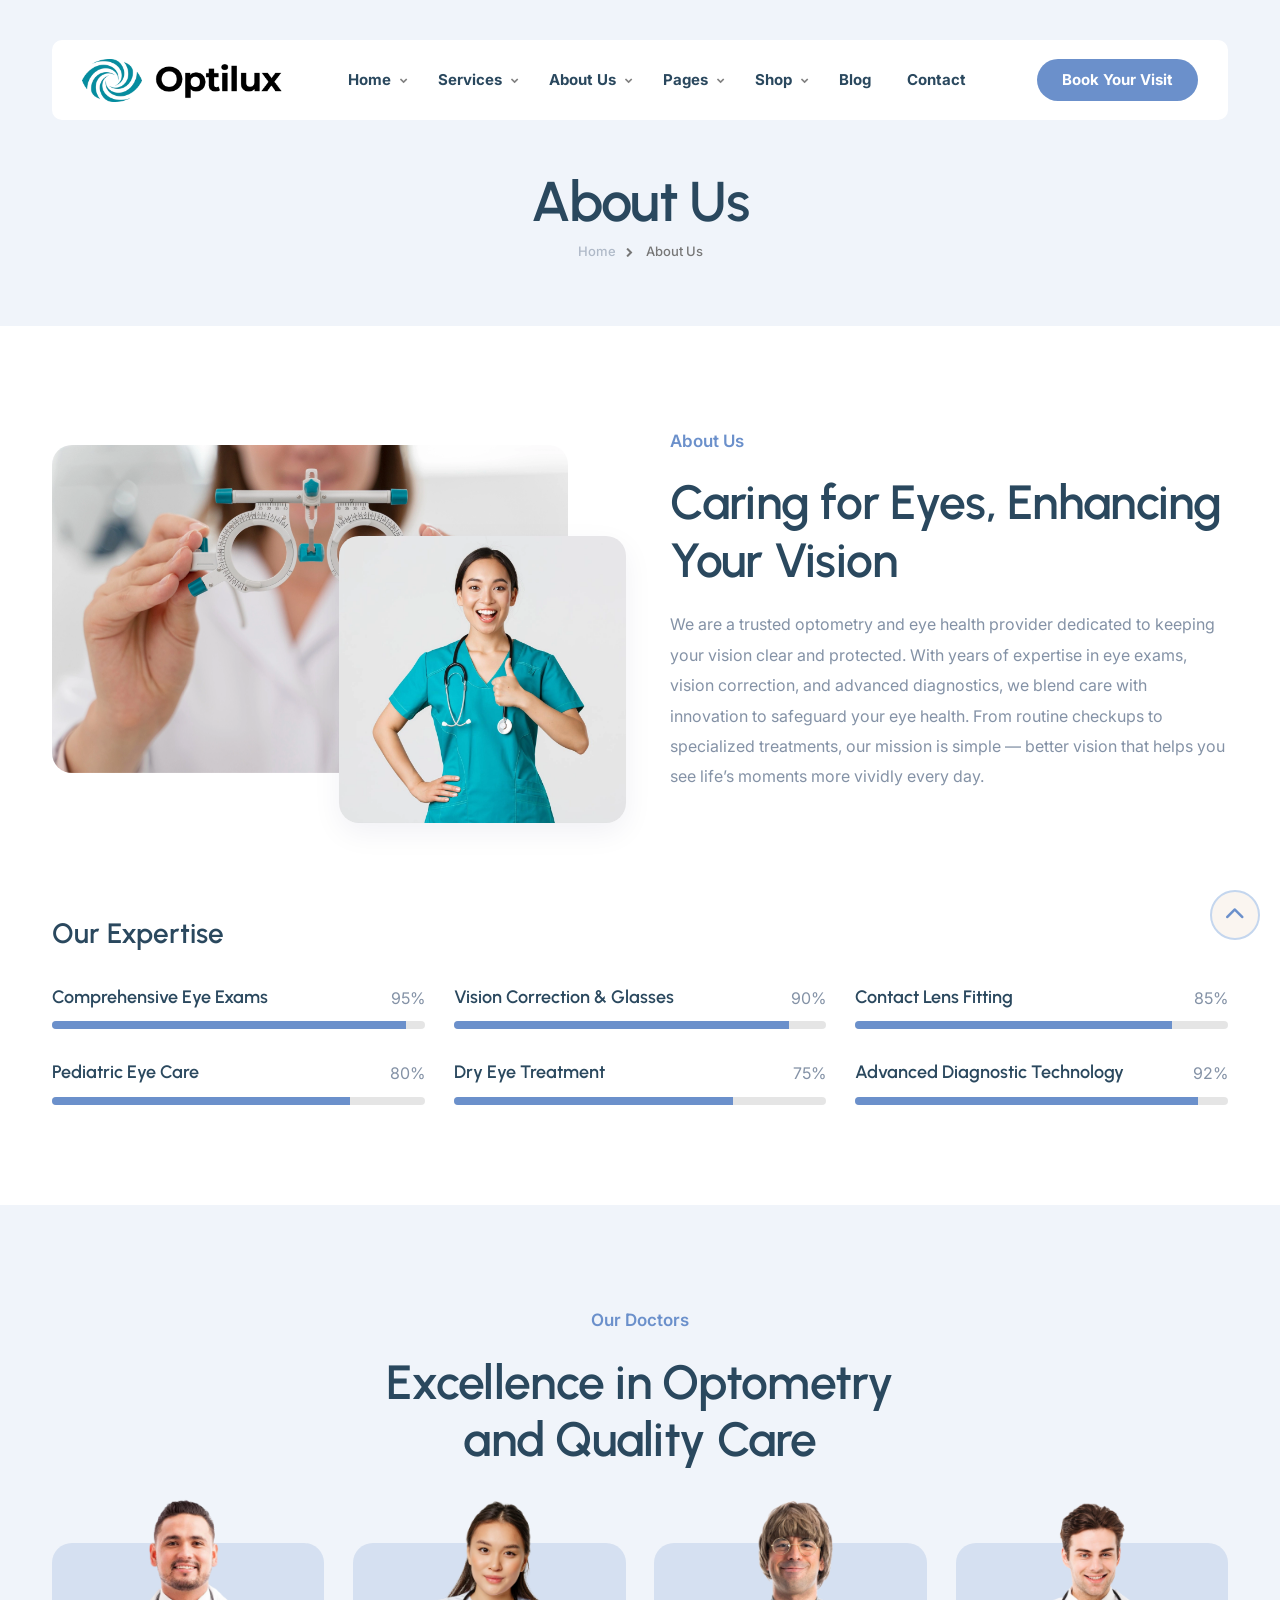
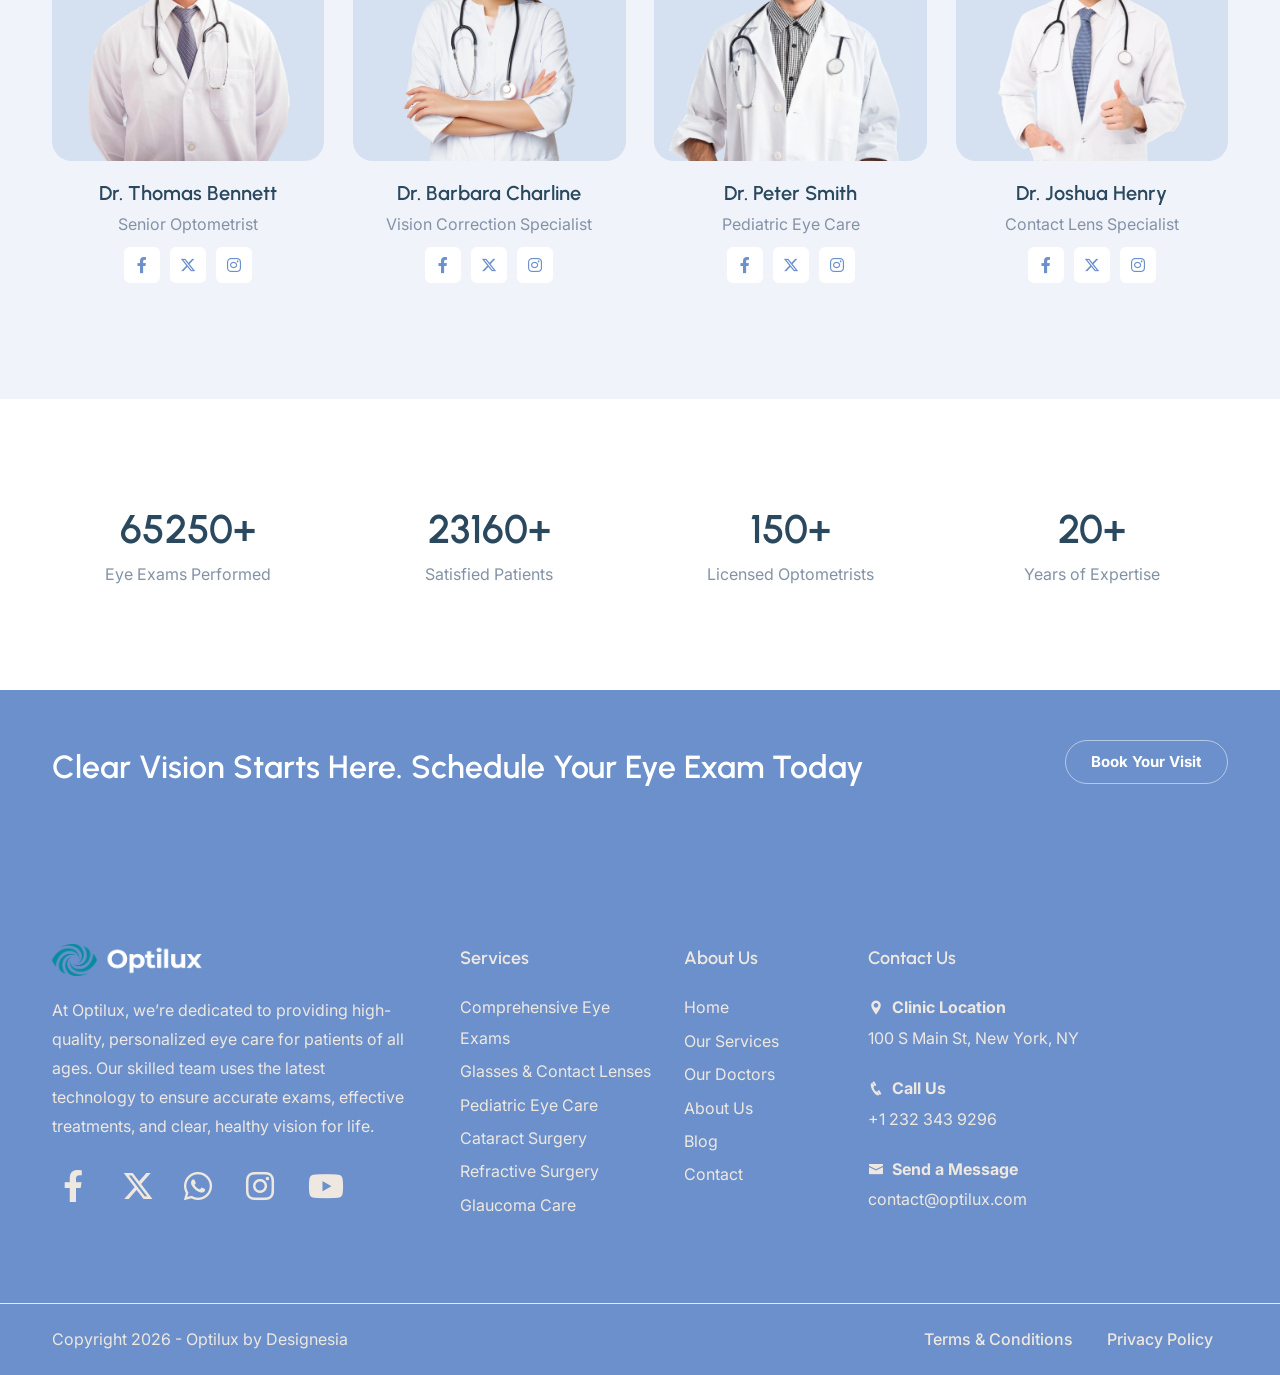
<file: Optilux/Optilux HTML/about.html>
<!DOCTYPE html>
<html lang="en">

<head>
    <title>Optilux - Eye Clinic Optometrist and Optical Store HTML Template</title>
    <link rel="icon" href="images/icon.webp" type="image/gif" sizes="16x16">
    <meta content="text/html;charset=utf-8" http-equiv="Content-Type">
    <meta content="width=device-width, initial-scale=1.0" name="viewport" >
    <meta content="Optilux - Eye Clinic Optometrist and Optical Store HTML Template" name="description" >
    <meta content="" name="keywords">
    <meta content="" name="author">
   <!-- CSS Files
    ================================================== -->
    <link href="css/bootstrap.min.css" rel="stylesheet" type="text/css" id="bootstrap">
    <link href="css/plugins.css" rel="stylesheet" type="text/css" >
    <link href="css/style.css" rel="stylesheet" type="text/css" >
    <link href="css/coloring.css" rel="stylesheet" type="text/css" >
    <!-- color scheme -->
    <link id="colors" href="css/colors/scheme-01.css" rel="stylesheet" type="text/css" >

</head>

<body>
    <div id="wrapper">
        <a href="#" id="back-to-top"></a>
        
        <!-- page preloader begin -->
        <div id="de-loader"></div>
        <!-- page preloader close -->

        <!-- header begin -->
        <header class="transparent header-light header-float">
            <div class="container">
                <div class="row">
                    <div class="col-md-12">
                        <div class="header-inner">
                            <div class="de-flex">
                                <div class="de-flex-col">
                                    <!-- logo begin -->
                                    <div id="logo">
                                        <a href="index.html">
                                            <img class="logo-main" src="images/logo-dark.webp" alt="" >
                                            <img class="logo-scroll" src="images/logo-dark.webp" alt="" >
                                            <img class="logo-mobile" src="images/logo-dark.webp" alt="" >
                                        </a>
                                    </div>
                                    <!-- logo close -->
                                </div>

                                <div class="de-flex-col">
                                    <div class="de-flex-col header-col-mid">
                                        <ul id="mainmenu">
                                            <li><a class="menu-item" href="index.html">Home</a>
                                                <ul class="mega">
                                                    <li>
                                                        <div class="container">
                                                            <div class="sb-menu p-4">
                                                                <div class="row g-3">
                                                                    <div class="col-lg-2 col-md-4 col-sm-6 text-center">
                                                                        <div class="relative hover text-center overflow-hidden rounded-1 shadow-soft">
                                                                            <a class="p-0" href="index-6.html">
                                                                                <img src="images/demo/homepage-6.webp" class="w-100 relative hover-scale-1-1" alt="">
                                                                            </a>
                                                                        </div>
                                                                        <h6 class="mt-3">New: Homepage 6</h6>
                                                                    </div>
                                                                    
                                                                    <div class="col-lg-2 col-md-4 col-sm-6 text-center">
                                                                        <div class="relative hover text-center overflow-hidden rounded-1 shadow-soft">
                                                                            <a class="p-0" href="index.html">
                                                                                <img src="images/demo/homepage-1.webp" class="w-100 relative hover-scale-1-1" alt="">
                                                                            </a>
                                                                        </div>
                                                                        <h6 class="mt-3">Homepage 1</h6>
                                                                    </div>

                                                                    <div class="col-lg-2 col-md-4 col-sm-6 text-center">
                                                                        <div class="relative hover text-center overflow-hidden rounded-1 shadow-soft">
                                                                            <a class="p-0" href="index-2.html">
                                                                                <img src="images/demo/homepage-2.webp" class="w-100 relative hover-scale-1-1" alt="">
                                                                            </a>
                                                                        </div>
                                                                        <h6 class="mt-3">Homepage 2</h6>
                                                                    </div>

                                                                    <div class="col-lg-2 col-md-4 col-sm-6 text-center">
                                                                        <div class="relative hover text-center overflow-hidden rounded-1 shadow-soft">
                                                                            <a class="p-0" href="index-3.html">
                                                                                <img src="images/demo/homepage-3.webp" class="w-100 relative hover-scale-1-1" alt="">
                                                                            </a>
                                                                        </div>
                                                                        <h6 class="mt-3">Homepage 3</h6>
                                                                    </div>

                                                                    <div class="col-lg-2 col-md-4 col-sm-6 text-center">
                                                                        <div class="relative hover text-center overflow-hidden rounded-1 shadow-soft">
                                                                            <a class="p-0" href="index-4.html">
                                                                                <img src="images/demo/homepage-4.webp" class="w-100 relative hover-scale-1-1" alt="">
                                                                            </a>
                                                                        </div>
                                                                        <h6 class="mt-3">Homepage 4</h6>
                                                                    </div>

                                                                    <div class="col-lg-2 col-md-4 col-sm-6 text-center">
                                                                        <div class="relative hover text-center overflow-hidden rounded-1 shadow-soft">
                                                                            <a class="p-0" href="index-5.html">
                                                                                <img src="images/demo/homepage-5.webp" class="w-100 relative hover-scale-1-1" alt="">
                                                                            </a>
                                                                        </div>
                                                                        <h6 class="mt-3">Homepage 5</h6>
                                                                    </div>
                                                                </div>
                                                            </div>
                                                        </div>
                                                    </li>
                                                </ul>
                                            </li>
                                            <li><a class="menu-item" href="services.html">Services</a>
                                                <ul>
                                                    <li><a href="services.html">Services</a></li>
                                                    <li><a href="services-2.html">Services 2</a></li>
                                                    <li><a href="service-single.html">Service Single</a></li>
                                                    <li><a href="pricing.html">Pricing</a></li>
                                                </ul>
                                            </li>
                                            <li><a class="menu-item" href="#">About Us</a>
                                                <ul>
                                                    <li><a href="about.html">About Us</a></li>
                                                    <li><a href="our-doctors.html">Our Doctors</a></li>
                                                </ul>
                                            </li>
                                            <li><a class="menu-item" href="#">Pages</a>
                                                <ul>
                                                    <li><a href="faq.html">FAQ</a></li>
                                                    <li><a href="testimonials.html">Testimonials</a></li>
                                                </ul>
                                            </li>
                                            <li><a class="menu-item" href="shop.html">Shop</a>
                                                <ul>
                                                    <li><a href="shop.html">Shop</a></li>
                                                    <li><a href="shop-2.html">Shop 2</a></li>
                                                    <li><a href="shop-product-single.html">Product Single</a></li>
                                                </ul>
                                            </li>
                                            <li><a class="menu-item" href="blog.html">Blog</a></li>
                                            <li><a class="menu-item" href="contact.html">Contact</a></li>
                                        </ul>
                                    </div>
                                </div>

                                <div class="de-flex-col">
                                    <a class="btn-main fx-slide w-100" href="book-your-visit.html"><span>Book Your Visit</span></a>
                                    <div class="menu_side_area">
                                        <span id="menu-btn"></span>
                                    </div>
                                </div>
                            </div>
                        </div>
                    </div>
                </div>
            </div>
        </header>
        <!-- header close -->
        <!-- content begin -->
        <main>

            <div id="top"></div>

            <section id="subheader" class="bg-color-op-1">
                <div class="container relative z-2">
                    <div class="row gy-4 gx-5 align-items-center">
                        <div class="col-lg-12">
                            <h1 class="split">About Us</h1>
                            <ul class="crumb wow fadeInUp">
                                <li><a href="index.html">Home</a></li>
                                <li class="active">About Us</li>
                            </ul>   
                        </div>
                    </div>
                </div>
            </section>

            <section>
                <div class="container">
                    <div class="row g-4 align-items-center">
                        <div class="col-lg-6">
                            <div class="relative">
                                <div class="rounded-1 w-90 overflow-hidden wow zoomIn">
                                    <img src="images/misc/l1.webp" class="w-100 wow scaleIn" alt="">
                                </div>
                                <div class="rounded-1 w-50 abs mb-min-50 end-0 bottom-0 z-2 overflow-hidden shadow-soft wow zoomIn" data-wow-delay=".2s">
                                    <img src="images/misc/s1.webp" class="w-100 wow scaleIn" data-wow-delay=".2s" alt="">
                                </div>
                            </div>
                        </div>
                        <div class="col-lg-6">
                            <div class="ps-lg-3">
                                <div class="subtitle id-color wow fadeInUp" data-wow-delay=".2s">About Us</div>
                                <h2 class="split">Caring for Eyes, Enhancing Your Vision</h2>
                                <p class="mb-0 wow fadeInUp" data-wow-delay=".6s">
                                    We are a trusted optometry and eye health provider dedicated to keeping your vision clear and protected. 
                                    With years of expertise in eye exams, vision correction, and advanced diagnostics, we blend care with innovation 
                                    to safeguard your eye health. From routine checkups to specialized treatments, our mission is simple — better vision 
                                    that helps you see life’s moments more vividly every day.
                                </p>
                            </div>
                        </div>
                    </div>

                    <div class="spacer-double"></div>
                    <div class="spacer-double"></div>
                        
                    <div class="row g-4">
                        <div class="col-lg-12">
                            <h3 class="mb-0">Our Expertise</h3>
                        </div>
                        <div class="col-md-4 wow fadeInUp" data-wow-delay="0s">
                            <div class="skill-bar style-2">
                                <h5>Comprehensive Eye Exams</h5>
                                <div class="de-progress">
                                    <div class="value"></div>
                                    <div class="progress-bar" data-value="95%"></div>
                                </div>
                            </div>
                        </div>
                        <div class="col-md-4 wow fadeInUp" data-wow-delay="0.2s">
                            <div class="skill-bar style-2">
                                <h5>Vision Correction & Glasses</h5>
                                <div class="de-progress">
                                    <div class="value"></div>
                                    <div class="progress-bar" data-value="90%"></div>
                                </div>
                            </div>
                        </div>
                        <div class="col-md-4 wow fadeInUp" data-wow-delay="0.4s">
                            <div class="skill-bar style-2">
                                <h5>Contact Lens Fitting</h5>
                                <div class="de-progress">
                                    <div class="value"></div>
                                    <div class="progress-bar" data-value="85%"></div>
                                </div>
                            </div>
                        </div>
                        <div class="col-md-4 wow fadeInUp" data-wow-delay="0.6s">
                            <div class="skill-bar style-2">
                                <h5>Pediatric Eye Care</h5>
                                <div class="de-progress">
                                    <div class="value"></div>
                                    <div class="progress-bar" data-value="80%"></div>
                                </div>
                            </div>
                        </div>
                        <div class="col-md-4 wow fadeInUp" data-wow-delay="0.8s">
                            <div class="skill-bar style-2">
                                <h5>Dry Eye Treatment</h5>
                                <div class="de-progress">
                                    <div class="value"></div>
                                    <div class="progress-bar" data-value="75%"></div>
                                </div>
                            </div>
                        </div>
                        <div class="col-md-4 wow fadeInUp" data-wow-delay="1s">
                            <div class="skill-bar style-2">
                                <h5>Advanced Diagnostic Technology</h5>
                                <div class="de-progress">
                                    <div class="value"></div>
                                    <div class="progress-bar" data-value="92%"></div>
                                </div>
                            </div>
                        </div>
                    </div>

                </div>
            </section>

            <section class="bg-color-op-1">
                <div class="container">
                    <div class="row g-4">
                        <div class="col-lg-6 offset-lg-3 text-center">
                            <div class="subtitle wow fadeInUp">Our Doctors</div>
                            <h2 class="wow fadeInUp" data-wow-delay=".2s">Excellence in Optometry and Quality Care</h2>
                        </div>
                    </div>
                    <div class="row g-4">
                        <div class="col-lg-3">
                            <div class="relative">
                                <img src="images/team/1.webp" class="w-100 relative z-2" alt="">
                                <div class="abs w-100 h-80 bottom-0 bg-color-op-2 rounded-1"></div>
                            </div>
                            <div class="p-3 text-center">
                                <h4 class="mb-0">Dr. Thomas Bennett</h4>
                                <p class="mb-2">Senior Optometrist</p>
                                <div class="social-icons">
                                    <a href="#"><i class="bg-white id-color bg-hover-2 text-hover-white fa-brands fa-facebook-f"></i></a>
                                    <a href="#"><i class="bg-white id-color bg-hover-2 text-hover-white fa-brands fa-x-twitter"></i></a>
                                    <a href="#"><i class="bg-white id-color bg-hover-2 text-hover-white fa-brands fa-instagram"></i></a>
                                </div>
                            </div>
                        </div>

                        <div class="col-lg-3">
                            <div class="relative">
                                <img src="images/team/2.webp" class="w-100 relative z-2" alt="">
                                <div class="abs w-100 h-80 bottom-0 bg-color-op-2 rounded-1"></div>
                            </div>
                            <div class="p-3 text-center">
                                <h4 class="mb-0">Dr. Barbara Charline</h4>
                                <p class="mb-2">Vision Correction Specialist</p>
                                <div class="social-icons">
                                    <a href="#"><i class="bg-white id-color bg-hover-2 text-hover-white fa-brands fa-facebook-f"></i></a>
                                    <a href="#"><i class="bg-white id-color bg-hover-2 text-hover-white fa-brands fa-x-twitter"></i></a>
                                    <a href="#"><i class="bg-white id-color bg-hover-2 text-hover-white fa-brands fa-instagram"></i></a>
                                </div>
                            </div>
                        </div>

                        <div class="col-lg-3">
                            <div class="relative">
                                <img src="images/team/3.webp" class="w-100 relative z-2" alt="">
                                <div class="abs w-100 h-80 bottom-0 bg-color-op-2 rounded-1"></div>
                            </div>
                            <div class="p-3 text-center">
                                <h4 class="mb-0">Dr. Peter Smith</h4>
                                <p class="mb-2">Pediatric Eye Care</p>
                                <div class="social-icons">
                                    <a href="#"><i class="bg-white id-color bg-hover-2 text-hover-white fa-brands fa-facebook-f"></i></a>
                                    <a href="#"><i class="bg-white id-color bg-hover-2 text-hover-white fa-brands fa-x-twitter"></i></a>
                                    <a href="#"><i class="bg-white id-color bg-hover-2 text-hover-white fa-brands fa-instagram"></i></a>
                                </div>
                            </div>
                        </div>

                        <div class="col-lg-3">
                            <div class="relative">
                                <img src="images/team/4.webp" class="w-100 relative z-2" alt="">
                                <div class="abs w-100 h-80 bottom-0 bg-color-op-2 rounded-1"></div>
                            </div>
                            <div class="p-3 text-center">
                                <h4 class="mb-0">Dr. Joshua Henry</h4>
                                <p class="mb-2">Contact Lens Specialist</p>
                                <div class="social-icons">
                                    <a href="#"><i class="bg-white id-color bg-hover-2 text-hover-white fa-brands fa-facebook-f"></i></a>
                                    <a href="#"><i class="bg-white id-color bg-hover-2 text-hover-white fa-brands fa-x-twitter"></i></a>
                                    <a href="#"><i class="bg-white id-color bg-hover-2 text-hover-white fa-brands fa-instagram"></i></a>
                                </div>
                            </div>
                        </div>
                    </div>
                </div>
            </section>

            <section>
                <div class="container">
                    <div class="row g-4">
                        <div class="col-md-3 col-sm-6 text-center">
                            <div class="de_count wow fadeInRight" data-wow-delay=".0s">
                                <h3 class="fs-40 mb-0"><span>65250</span>+</h3>
                                Eye Exams Performed
                            </div>
                        </div>
                        <div class="col-md-3 col-sm-6 text-center">
                            <div class="de_count wow fadeInRight" data-wow-delay=".2s">
                                <h3 class="fs-40 mb-0"><span>23160</span>+</h3>
                                Satisfied Patients
                            </div>
                        </div>
                        <div class="col-md-3 col-sm-6 text-center">
                            <div class="de_count wow fadeInRight" data-wow-delay=".4s">
                                <h3 class="fs-40 mb-0"><span>150</span>+</h3>
                                Licensed Optometrists
                            </div>
                        </div>
                        <div class="col-md-3 col-sm-6 text-center">
                            <div class="de_count wow fadeInRight" data-wow-delay=".6s">
                                <h3 class="fs-40 mb-0"><span>20</span>+</h3>
                                Years of Expertise
                            </div>
                        </div>
                    </div>
                </div>
            </section>

            <section class="bg-color relative text-light pt-50 pb-50">
                <div class="container relative z-2">
                    <div class="row g-4 align-items-center">
                        <div class="col-md-9">
                            <h3 class="mb-0 fs-32 split">Clear Vision Starts Here. Schedule Your Eye Exam Today</h3>
                        </div>
                        <div class="col-lg-3 text-lg-end">
                            <a class="btn-main btn-line fx-slide" href="book-your-visit.html"><span>Book Your Visit</span></a>
                        </div>
                    </div>
                </div>
            </section>

        </main>
        <!-- content close -->
        
        <!-- footer begin -->
        <footer class="section-dark">
            <div class="container">
                <div class="row gx-5">
                    <div class="col-lg-4 col-sm-6">
                        <img src="images/logo-white.webp" class="logo-footer" alt="" >
                        <div class="spacer-20"></div>
                        <p>At Optilux, we’re dedicated to providing high-quality, personalized eye care for patients of all ages. Our skilled team uses the latest technology to ensure accurate exams, effective treatments, and clear, healthy vision for life.</p>

                        <div class="social-icons mb-sm-30">
                            <a href="#"><i class="fa-brands fa-facebook-f"></i></a>
                            <a href="#"><i class="fa-brands fa-x-twitter"></i></a>
                            <a href="#"><i class="fa-brands fa-whatsapp"></i></a>
                            <a href="#"><i class="fa-brands fa-instagram"></i></a>
                            <a href="#"><i class="fa-brands fa-youtube"></i></a>
                        </div>
                    </div>
                    <div class="col-lg-4 col-sm-12 order-lg-1 order-sm-2">
                        <div class="row">
                            <div class="col-md-7">
                                <div class="widget">
                                    <h5>Services</h5>
                                    <ul>
                                        <li><a href="service-single.html">Comprehensive Eye Exams</a></li>
                                        <li><a href="service-single.html">Glasses & Contact Lenses</a></li>
                                        <li><a href="service-single.html">Pediatric Eye Care</a></li>
                                        <li><a href="service-single.html">Cataract Surgery</a></li>
                                        <li><a href="service-single.html">Refractive Surgery</a></li>
                                        <li><a href="service-single.html">Glaucoma Care</a></li>
                                    </ul>
                                </div>
                            </div>
                            <div class="col-lg-5">
                                <div class="widget">
                                    <h5>About Us</h5>
                                    <ul>                                        
                                        <li><a href="index.html">Home</a></li>
                                        <li><a href="services.html">Our Services</a></li>
                                        <li><a href="our-doctors.html">Our Doctors</a></li>
                                        <li><a href="about.html">About Us</a></li>
                                        <li><a href="blog.html">Blog</a></li>
                                        <li><a href="contact.html">Contact</a></li>
                                    </ul>
                                </div>
                            </div>
                        </div>
                    </div>
                    <div class="col-lg-4 col-sm-6 order-lg-2 order-sm-1">
                        <div class="widget">
                            <h5>Contact Us</h5>
                            <div class="fw-bold text-white"><i class="icofont-location-pin me-2 id-color"></i>Clinic Location</div>
                            100 S Main St, New York, NY

                            <div class="spacer-20"></div>

                            <div class="fw-bold text-white"><i class="icofont-phone me-2 id-color"></i>Call Us</div>
                            +1 232 343 9296

                            <div class="spacer-20"></div>

                            <div class="fw-bold text-white"><i class="icofont-envelope me-2 id-color"></i>Send a Message</div>
                            contact@optilux.com                            
                        </div>
                    </div>
                </div>
            </div>
            <div class="subfooter">
                <div class="container">
                    <div class="row">
                        <div class="col-md-12">
                            <div class="de-flex">
                                <div class="de-flex-col">
                                    Copyright 2026 - Optilux by Designesia
                                </div>
                                <ul class="menu-simple">
                                    <li><a href="#">Terms &amp; Conditions</a></li>
                                    <li><a href="#">Privacy Policy</a></li>
                                </ul>
                            </div>
                        </div>
                    </div>
                </div>
            </div>
        </footer>
        <!-- footer close -->
    </div>



    <!-- Javascript Files
    ================================================== -->
    <script src="js/plugins.js"></script>
    <script src="js/designesia.js"></script>

</body>

</html>
</file>
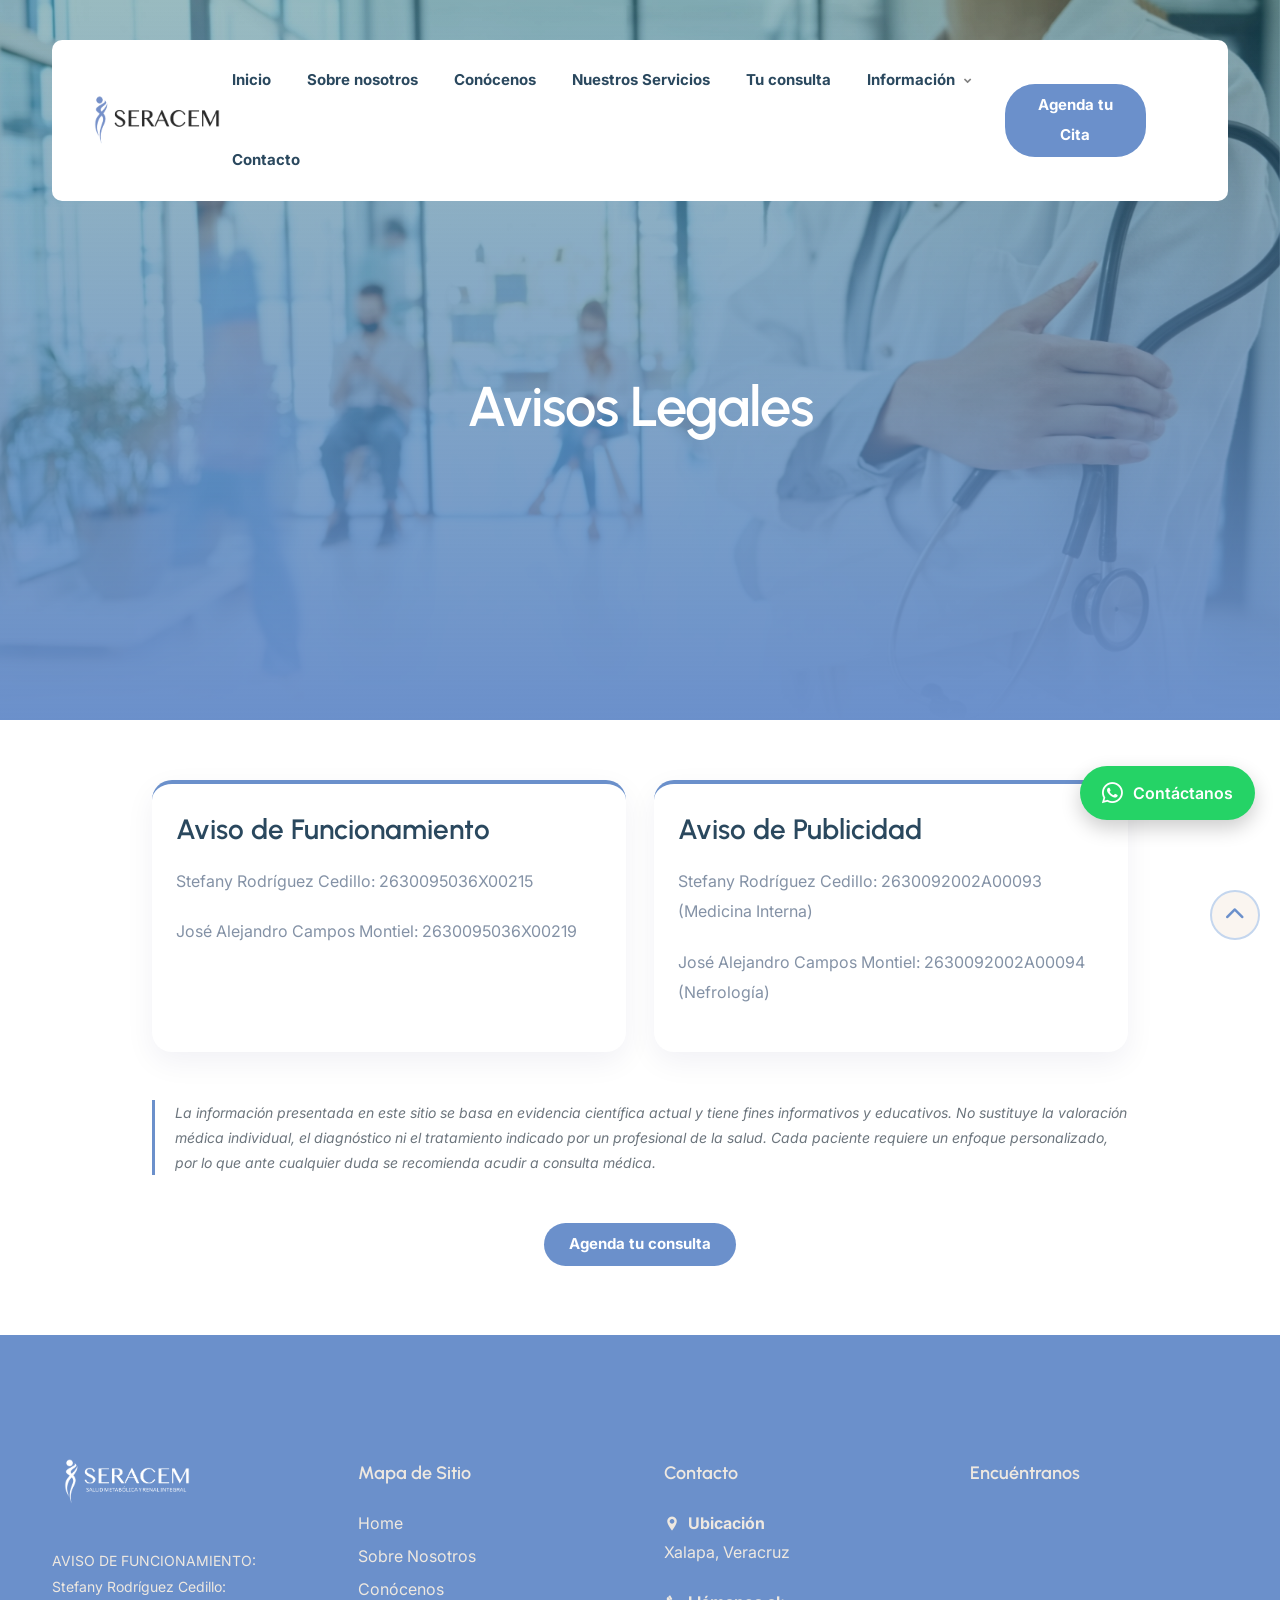
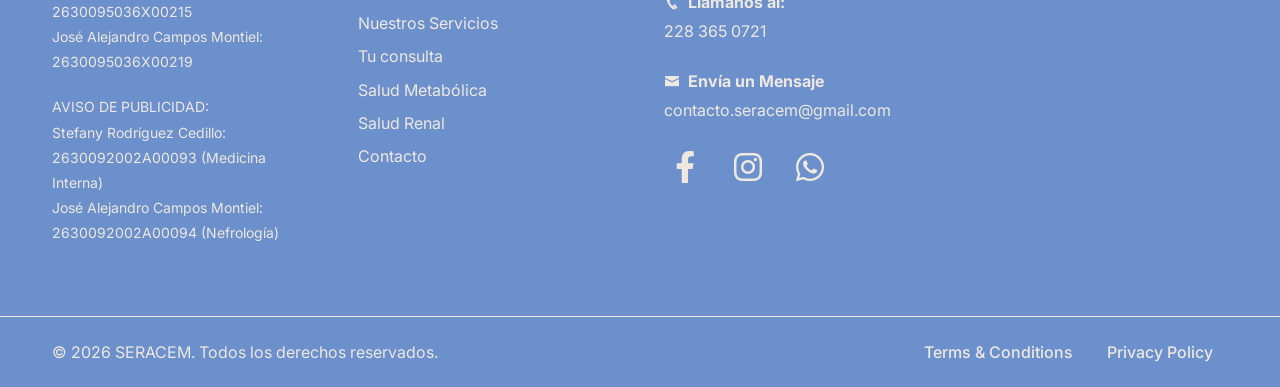
<file: Optilux/Optilux HTML/Avisos.html>
<!DOCTYPE html>
<html lang="en">

<head>
    <title>SERACEM</title>
    <link rel="icon" href="images/icono_blanco.webp" type="image/gif" sizes="16x16">
    <meta content="text/html;charset=utf-8" http-equiv="Content-Type">
    <meta content="width=device-width, initial-scale=1.0" name="viewport">
    <meta content="Optilux - Eye Clinic Optometrist and Optical Store HTML Template" name="description">
    <meta content="" name="keywords">
    <meta content="" name="author">
    <!-- CSS Files
    ================================================== -->
    <link href="css/bootstrap.min.css" rel="stylesheet" type="text/css" id="bootstrap">
    <link href="css/plugins.css" rel="stylesheet" type="text/css">
    <link href="css/style.css" rel="stylesheet" type="text/css">
    <link href="css/coloring.css" rel="stylesheet" type="text/css">
    <link href="css/pages.css" rel="stylesheet" type="text/css">
    <!-- color scheme -->
    <link id="colors" href="css/colors/scheme-01.css" rel="stylesheet" type="text/css">

</head>

<body class="internal">
    <div id="wrapper">
        <a href="#" id="back-to-top"></a>

        <!-- page preloader begin -->
        <div id="de-loader"></div>
        <!-- page preloader close -->

        <!-- header begin -->
        <header class="transparent header-light header-float">
            <div class="container">
                <div class="row">
                    <div class="col-md-12">
                        <div class="header-inner">
                            <div class="de-flex">
                                <div class="de-flex-col">
                                    <!-- logo begin -->
                                    <div id="logo">
                                        <a href="#top">
                                            <img class="logo-main" src="images/logos/logo_azul_negro.webp" alt=""
                                                style="width: 150px; height: 100px">
                                            <img class="logo-scroll" src="images/icono_azul.webp" alt="">
                                            <img class="logo-mobile" src="images/logos/logo_azul_negro.webp" alt=""
                                                style="width: 130px; height: auto;">
                                        </a>
                                    </div>
                                    <!-- logo close -->
                                </div>

                                <div class="de-flex-col">
                                    <div class="de-flex-col header-col-mid">
                                        <ul id="mainmenu">
                                            <li><a class="menu-item" href="index.html#top">Inicio</a></li>
                                            <li><a class="menu-item" href="index.html#sobre-nosotros">Sobre nosotros</a>
                                            </li>
                                            <li><a class="menu-item" href="index.html#conocenos">Conócenos</a></li>
                                            <li><a class="menu-item" href="index.html#servicios">Nuestros Servicios</a>
                                            </li>
                                            <li><a class="menu-item" href="index.html#consulta">Tu consulta</a></li>
                                            <li><a class="menu-item" href="#">Información</a>
                                                <ul>
                                                    <li><a href="salud-metabolica.html">Salud Metabólica</a></li>
                                                    <li><a href="salud-renal.html">Salud Renal</a></li>
                                                    <li><a href="Avisos.html">Avisos</a></li>
                                                </ul>
                                            </li>
                                            <li><a class="menu-item" href="index.html#contacto">Contacto</a></li>
                                        </ul>
                                    </div>
                                </div>

                                <div class="de-flex-col">
                                    <a class="btn-main fx-slide" href="index.html#agendar-cita"><span>Agenda tu Cita</span></a>
                                    <div class="menu_side_area">
                                        <span id="menu-btn" style="display:none;"></span>
                                        <a href="index.html" id="home-btn-mobile" style="display:none; text-decoration:none;        line-height:1;">
                                            <svg width="24" height="24" viewBox="0 0 576 512" fill="#6b90cb" xmlns="http://www.w3.org/2000/svg">
                                                <path d="M575.8 255.5c0 18-15 32.1-32 32.1h-32l.7 160.2c0 2.7-.2 5.4-.5 8.1V472c0 22.1-17.9 40-40 40h-16c-1.1 0-2.2-.9-2.2-2.2V384H128v126c0 1.1-.9 2-2 2h-16c-22.1 0-40-17.9-40-40v-14.3c-.3-2.7-.5-5.4-.5-8.1V287.6H32.05c-18 0-32.05-14.1-32.05-32.1 0-9.6 3.6-18.3 10.1-24.8L266.4 8c7-7 18.3-7 25.3 0L558.6 230.7c6.5 6.5 10.1 15.2 10.1 24.8z"/>
                                            </svg>
                                        </a>
                                    </div>
                                </div>
                            </div>
                        </div>
                    </div>
                </div>
            </div>
        </header>
        <!-- header close -->
        <!-- content begin -->
                <main>
                    <!-- ====== HERO DE LA PÁGINA ====== -->
                    <div class="page-hero jarallax relative text-light" data-speed="0.5">
                        <img src="images/clinica-1-w.webp" class="jarallax-img" alt="Avisos Legales">
                        <div class="sw-overlay op-5"></div>
                        <div class="gradient-edge-bottom color h-100"></div>
                        <div class="container relative z-2 internal-page" style="padding-bottom: 40px;">
                            <div class="row">
                                <div class="col-lg-8 offset-lg-2 text-center">
                                    <h1 class="mb-3" style="font-size: 3.5rem;">Avisos Legales</h1>
                                </div>
                            </div>
                        </div>
                    </div>
                
                    <!-- ====== TARJETAS DE AVISOS ====== -->
                    <div class="container" style="padding-top: 60px; padding-bottom: 40px;">
                        <div class="row g-4 justify-content-center">
                
                            <!-- Tarjeta 1: Aviso de Funcionamiento -->
                            <div class="col-lg-5 col-md-6">
                                <div class="card-legal h-100 p-4 rounded-1 shadow-soft bg-white">
                                    <h3 class="mb-3">Aviso de Funcionamiento</h3>
                                    <p>Stefany Rodríguez Cedillo: 2630095036X00215</p>
                                    <p>José Alejandro Campos Montiel: 2630095036X00219</p>
                                </div>
                            </div>
                
                            <!-- Tarjeta 2: Aviso de Publicidad -->
                            <div class="col-lg-5 col-md-6">
                                <div class="card-legal h-100 p-4 rounded-1 shadow-soft bg-white">
                                    <h3 class="mb-3">Aviso de Publicidad</h3>
                                    <p>Stefany Rodríguez Cedillo: 2630092002A00093 (Medicina Interna)</p>
                                    <p>José Alejandro Campos Montiel: 2630092002A00094 (Nefrología)</p>
                                </div>
                            </div>
                
                        </div>
                    </div>
                
                    <!-- AVISO LEGAL Y CTA -->
                    <div class="container" style="padding-bottom: 60px;">
                        <div class="row">
                            <div class="col-lg-10 offset-lg-1">
                
                                <!-- AVISO LEGAL -->
                                <div class="legal-notice mt-2">
                                    <p class="small text-muted"><em>La información presentada en este sitio se basa en evidencia
                                            científica actual y tiene fines informativos y educativos. No sustituye la valoración médica
                                            individual, el diagnóstico ni el tratamiento indicado por un profesional de la salud. Cada
                                            paciente requiere un enfoque personalizado, por lo que ante cualquier duda se recomienda
                                            acudir a consulta médica.</em></p>
                                </div>
                
                                <!-- LLAMADA A LA ACCIÓN FINAL -->
                                <div class="text-center mt-5">
                                    <a class="btn-main fx-slide" href="index.html#agendar-cita"><span>Agenda tu consulta</span></a>
                                </div>
                
                            </div>
                        </div>
                    </div>
                </main>
        <!-- content close -->

        <!-- ====== SECCIÓN: Contacto (Footer) ====== -->
        <footer id="contacto" class="section-dark">
            <div class="container">
                <div class="row gx-5">
                    <!-- Columna 1: Logo + Avisos + Redes Sociales -->
                    <div class="col-lg-3 col-sm-6 mb-4 mb-lg-0">
                        <img src="images/logo-blanco_horizontal-w.webp" class="logo-footer" alt="SERACEM Logo">
                        <div class="spacer-20"></div>
                        <p class="small">AVISO DE FUNCIONAMIENTO:<br>
                            Stefany Rodríguez Cedillo: 2630095036X00215<br>
                            José Alejandro Campos Montiel: 2630095036X00219
                        </p>
                        <p class="small">AVISO DE PUBLICIDAD:<br>
                            Stefany Rodríguez Cedillo: 2630092002A00093 (Medicina Interna)<br>
                            José Alejandro Campos Montiel: 2630092002A00094 (Nefrología)
                        </p>
                        
                    </div>

                    <!-- Columna 2: Mapa de Sitio -->
                    <div class="col-lg-3 col-sm-6 mb-4 mb-lg-0">
                        <div class="widget">
                            <h5 class="mt-4">Mapa de Sitio</h5>
                            <ul>
                                <li><a href="#top">Home</a></li>
                                <li><a href="#sobre-nosotros">Sobre Nosotros</a></li>
                                <li><a href="#conocenos">Conócenos</a></li>
                                <li><a href="#servicios">Nuestros Servicios</a></li>
                                <li><a href="#consulta">Tu consulta</a></li>
                                <li><a href="salud-metabolica.html">Salud Metabólica</a></li>
                                <li><a href="salud-renal.html">Salud Renal</a></li>
                                <li><a href="#contacto">Contacto</a></li>
                            </ul>
                        </div>
                    </div>

                    <!-- Columna 3: Contacto -->
                    <div class="col-lg-3 col-sm-6 mb-4 mb-lg-0">
                        <div class="widget">
                            <h5 class="mt-4">Contacto</h5>
                            <div class="fw-bold text-white"><i class="icofont-location-pin me-2 id-color"></i>Ubicación</div>
                            <p class="mb-0">Xalapa, Veracruz</p>
                            <div class="spacer-20"></div>
                            <div class="fw-bold text-white"><i class="icofont-phone me-2 id-color"></i>Llámanos al:</div>
                            <p class="mb-0">228 365 0721</p>
                            <div class="spacer-20"></div>
                            <div class="fw-bold text-white"><i class="icofont-envelope me-2 id-color"></i>Envía un Mensaje</div>
                            <p class="mb-0">contacto.seracem@gmail.com</p>
                            <div class="social-icons mb-sm-30 mt-3">
                                <a href="https://www.facebook.com/profile.php?id=61577675084405" target="_blank" rel="noopener noreferrer"><i class="fa-brands fa-facebook-f"></i></a>
                                <a href="https://www.instagram.com/_seracem/" target="_blank" rel="noopener noreferrer"><i class="fa-brands fa-instagram"></i></a>
                                <a href="#"><i class="fa-brands fa-whatsapp"></i></a>
                            </div>
                        </div>
                    </div>

                    <!-- Columna 4: Google Maps (placeholder) -->
                    <!-- Columna 4: Google Maps -->
                    <div class="col-lg-3 col-sm-6 mb-4 mb-lg-0">
                        <div class="widget">
                            <h5 class="mt-4">Encuéntranos</h5>
                            <div class="google-map-container">
                                <iframe 
                                    src="https://www.google.com/maps/embed?pb=!1m18!1m12!1m3!1d60161.25352733736!2d-96.94962353246522!3d19.538249731262425!2m3!1f0!2f0!3f0!3m2!1i1024!2i768!4f13.1!3m3!1m2!1s0x85db321ca1f225d9%3A0x584837bc4340a47c!2sXalapa-Enr%C3%ADquez%2C%20Ver.!5e0!3m2!1ses!2smx!4v1779403879850!5m2!1ses!2smx" 
                                    allowfullscreen="" 
                                    loading="lazy" 
                                    referrerpolicy="no-referrer-when-downgrade">
                                </iframe>
                            </div>
                        </div>
                    </div>
                </div>
            </div>

            <div class="subfooter">
                <div class="container">
                    <div class="row">
                        <div class="col-md-12">
                            <div class="de-flex">
                                <div class="de-flex-col">
                                    © 2026 SERACEM. Todos los derechos reservados.
                                </div>
                                <ul class="menu-simple">
                                    <li><a href="#">Terms &amp; Conditions</a></li>
                                    <li><a href="#">Privacy Policy</a></li>
                                </ul>
                            </div>
                        </div>
                    </div>
                </div>
            </div>
        </footer>
        <!-- footer close -->
    </div>


    <!-- ====== BOTÓN FLOTANTE DE WHATSAPP ====== -->
    <a href="https://wa.me/5210000000000?text=Hola%2C%20me%20gustar%C3%ADa%20recibir%20m%C3%A1s%20informaci%C3%B3n"
        id="whatsapp-float" target="_blank" rel="noopener" aria-label="Contactar por WhatsApp">
        <i class="fa-brands fa-whatsapp"></i>
        <span>Contáctanos</span>
    </a>

    <!-- Javascript Files
    ================================================== -->
    <script src="js/plugins.js"></script>
    <script src="js/designesia.js"></script>

    <!-- ====== MENÚ MÓVIL DE EMERGENCIA ====== -->
    <script>
        (function() {
            var btn = document.getElementById('menu-btn');
            if (btn) {
                btn.style.display = 'block';
                btn.style.cursor = 'pointer';
                btn.innerHTML = '<i class="fa fa-bars"></i>';

                btn.addEventListener('click', function(e) {
                    e.preventDefault();
                    var header = document.querySelector('header');
                    if (header) {
                        header.classList.toggle('menu-open');
                    }
                });
            }
        })();
    </script>

</body>

</html>
</file>
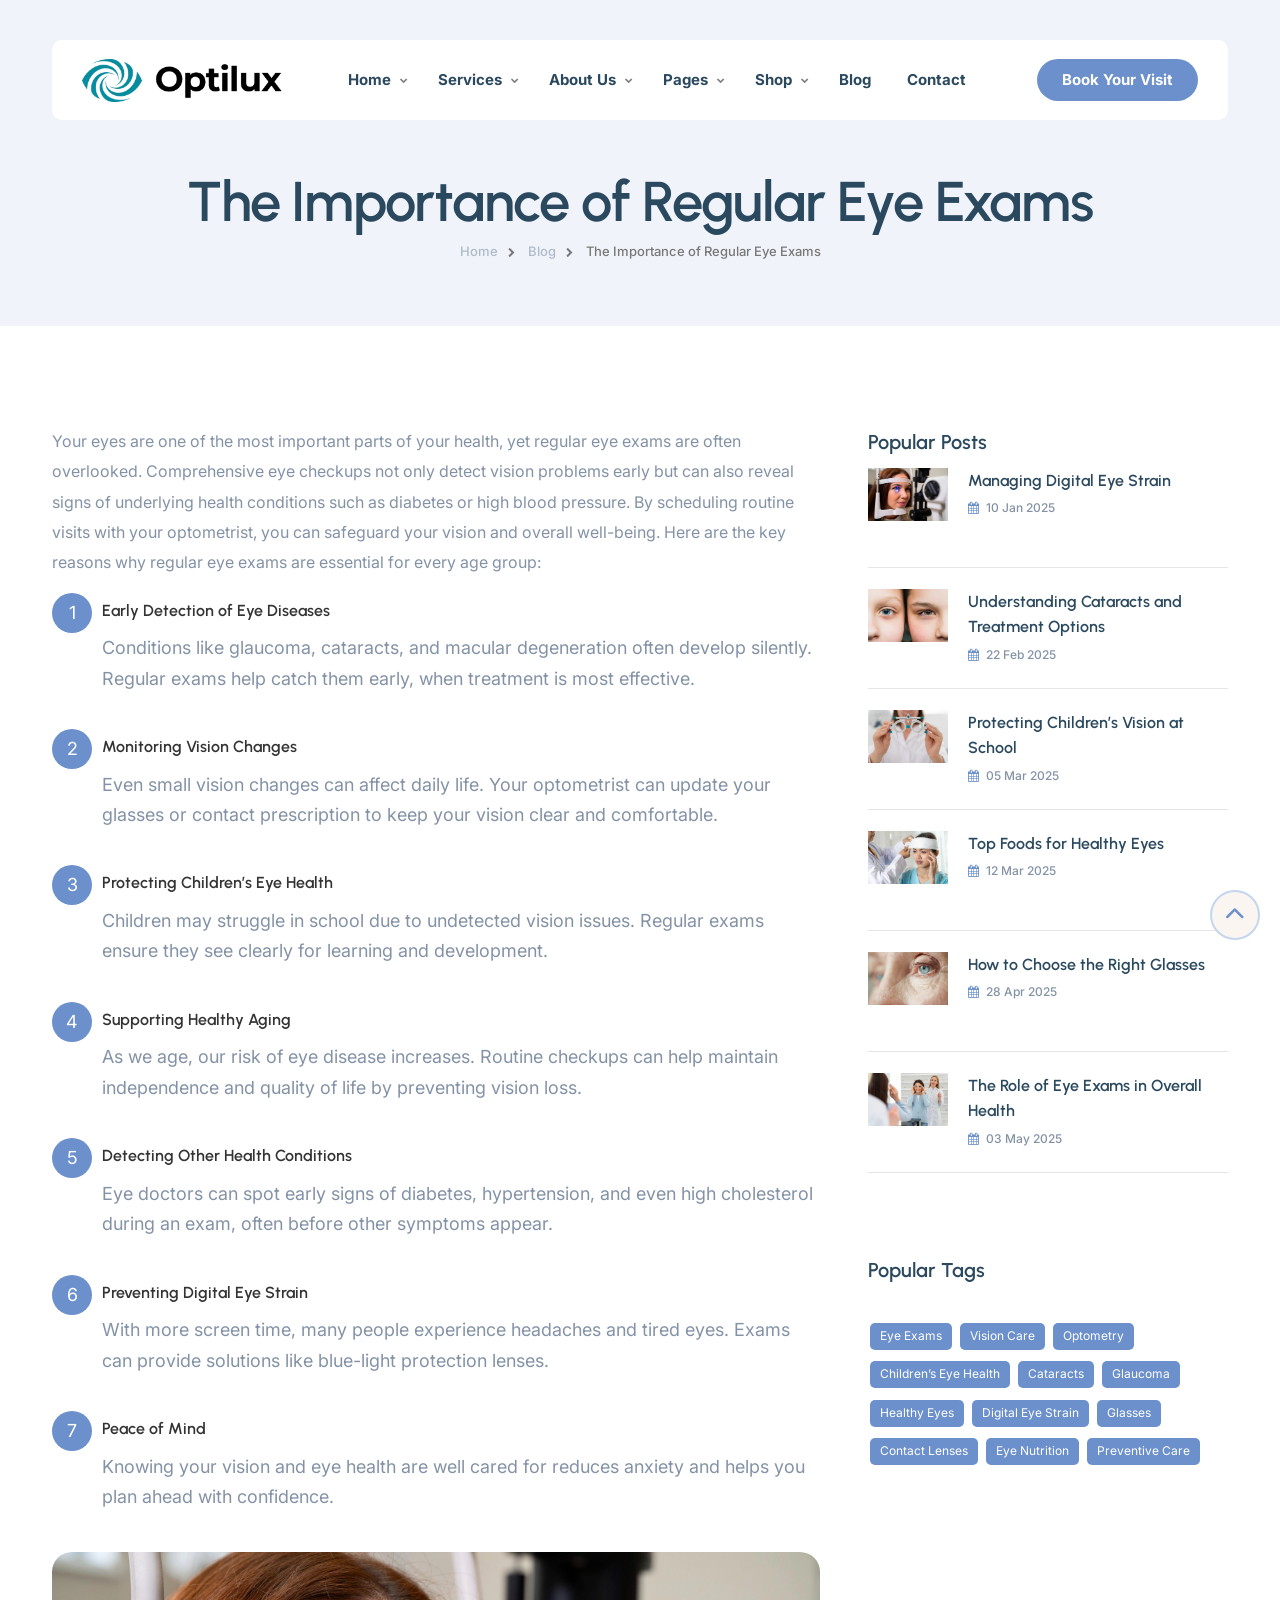
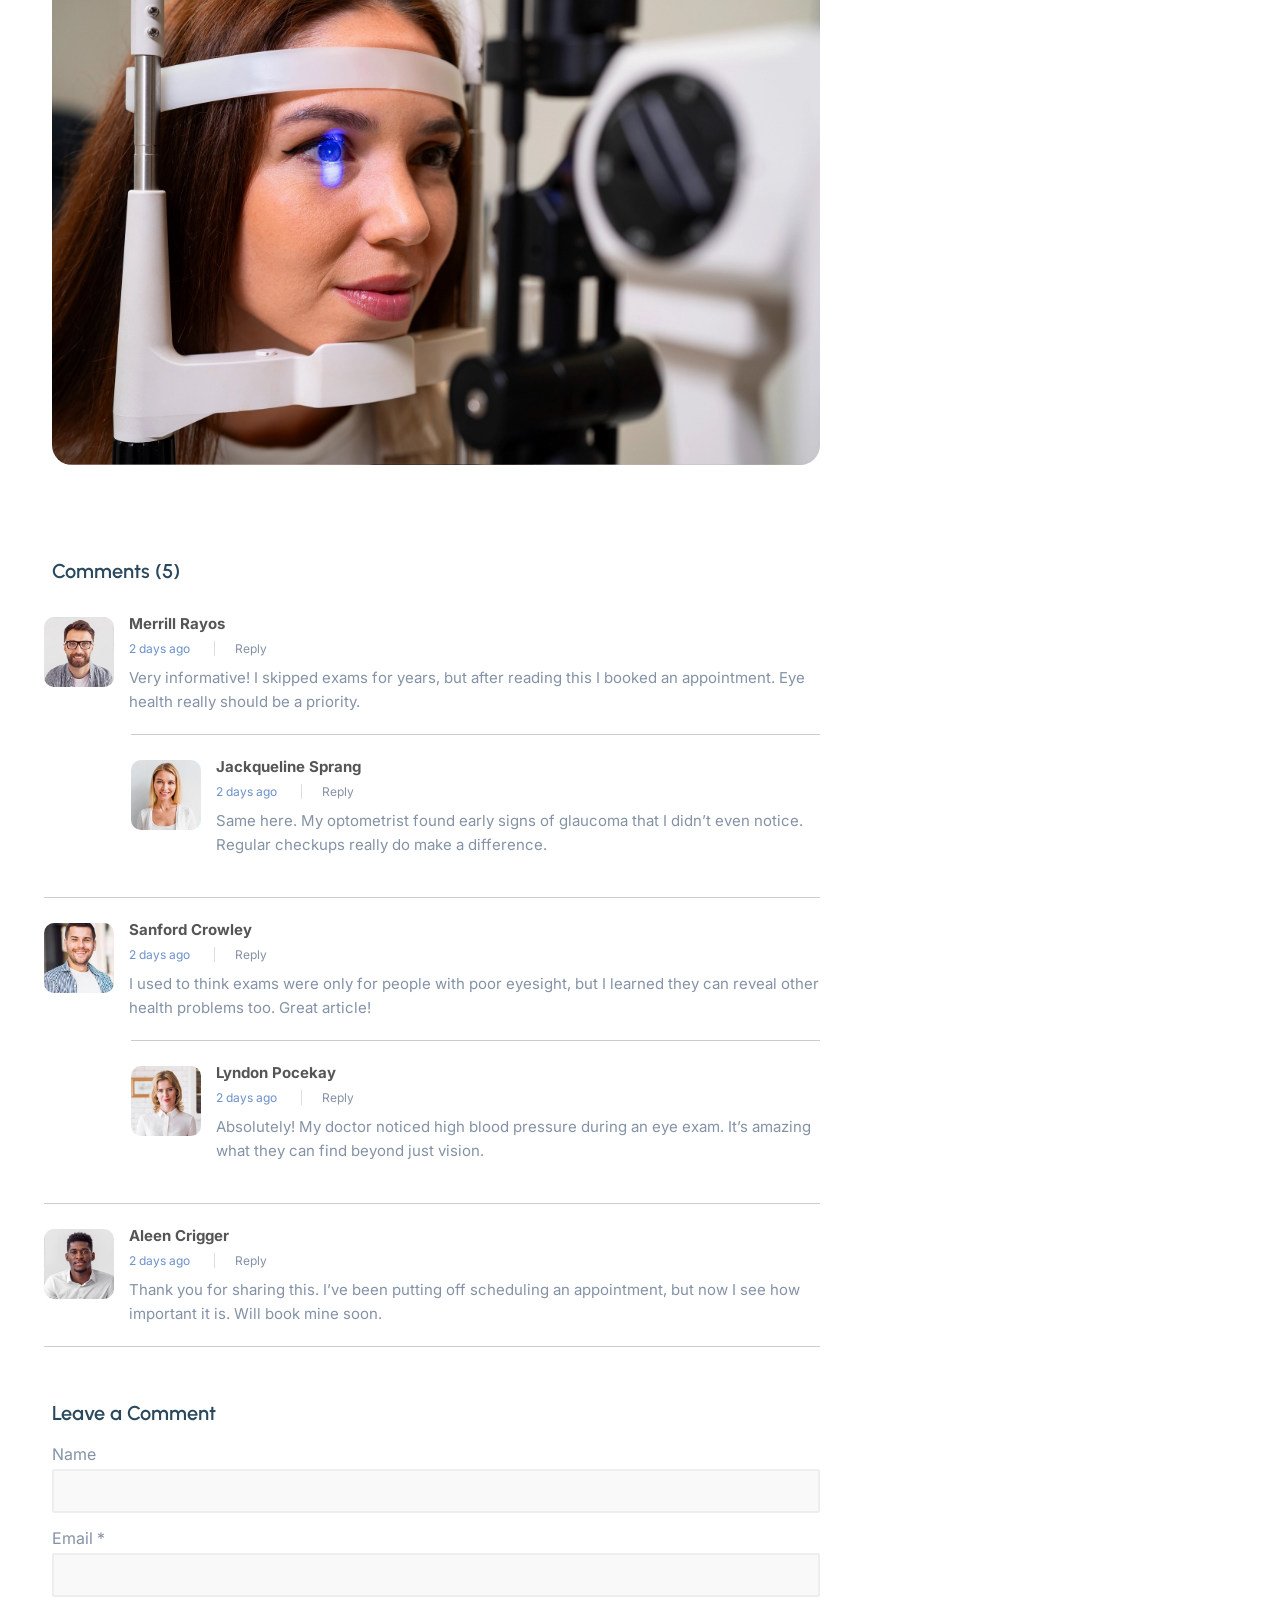
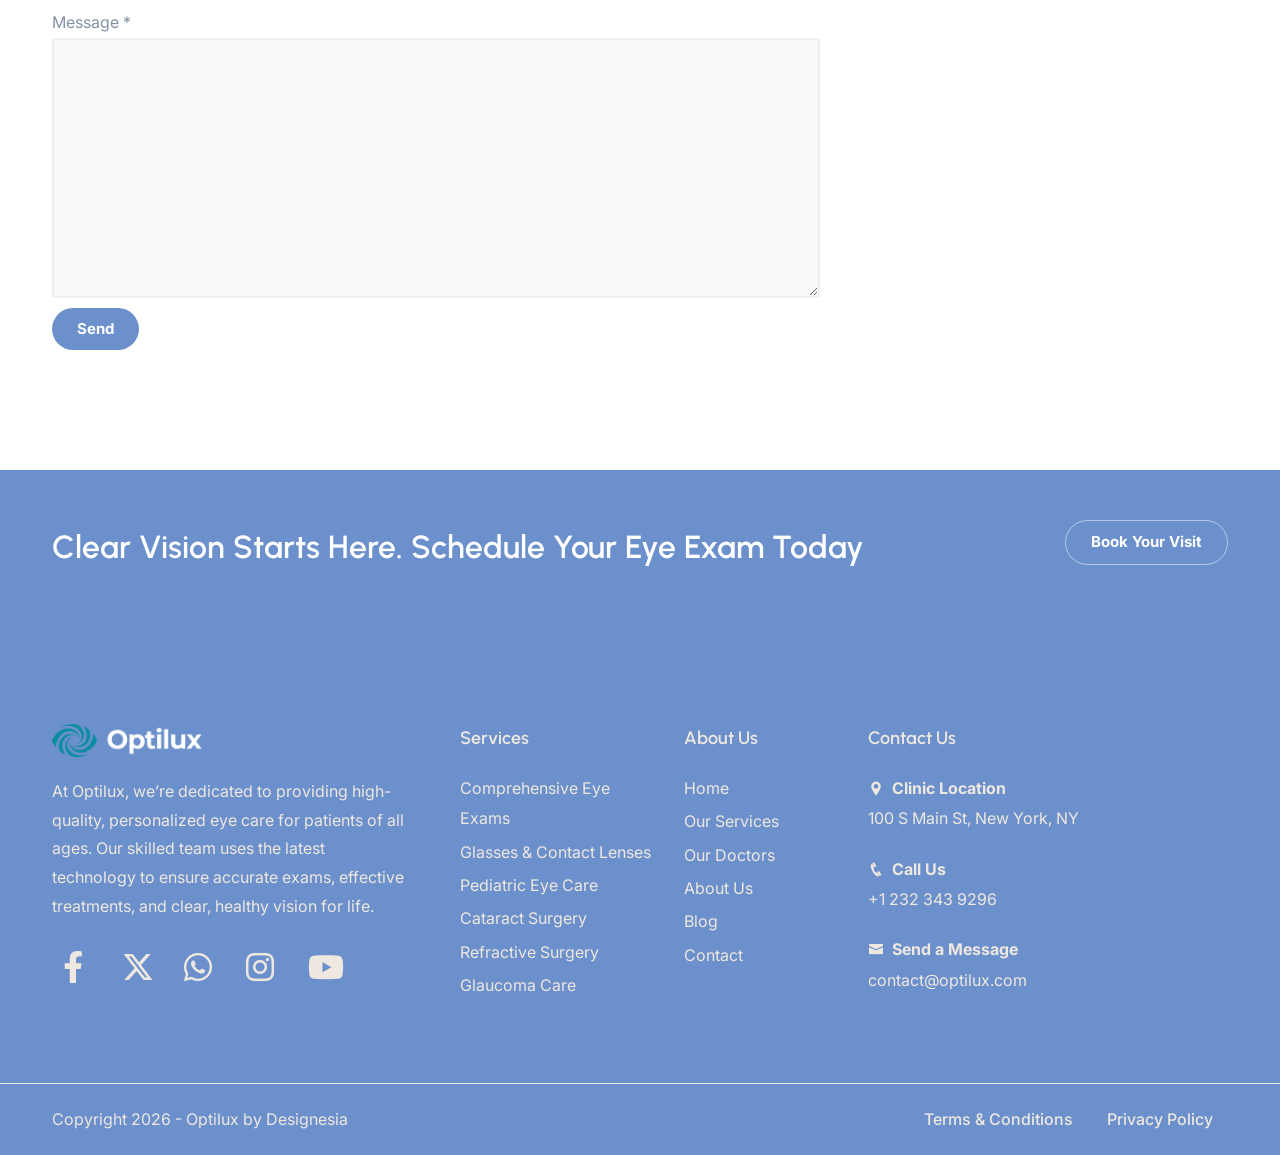
<file: Optilux/Optilux HTML/blog-single.html>
<!DOCTYPE html>
<html lang="en">

<head>
    <title>Optilux - Eye Clinic Optometrist and Optical Store HTML Template</title>
    <link rel="icon" href="images/icon.webp" type="image/gif" sizes="16x16">
    <meta content="text/html;charset=utf-8" http-equiv="Content-Type">
    <meta content="width=device-width, initial-scale=1.0" name="viewport" >
    <meta content="Optilux - Eye Clinic Optometrist and Optical Store HTML Template" name="description" >
    <meta content="" name="keywords">
    <meta content="" name="author">
   <!-- CSS Files
    ================================================== -->
    <link href="css/bootstrap.min.css" rel="stylesheet" type="text/css" id="bootstrap">
    <link href="css/plugins.css" rel="stylesheet" type="text/css" >
    <link href="css/style.css" rel="stylesheet" type="text/css" >
    <link href="css/coloring.css" rel="stylesheet" type="text/css" >
    <!-- color scheme -->
    <link id="colors" href="css/colors/scheme-01.css" rel="stylesheet" type="text/css" >

</head>

<body>
    <div id="wrapper">
        <a href="#" id="back-to-top"></a>
        
        <!-- page preloader begin -->
        <div id="de-loader"></div>
        <!-- page preloader close -->

        <!-- header begin -->
        <header class="transparent header-light header-float">
            <div class="container">
                <div class="row">
                    <div class="col-md-12">
                        <div class="header-inner">
                            <div class="de-flex">
                                <div class="de-flex-col">
                                    <!-- logo begin -->
                                    <div id="logo">
                                        <a href="index.html">
                                            <img class="logo-main" src="images/logo-dark.webp" alt="" >
                                            <img class="logo-scroll" src="images/logo-dark.webp" alt="" >
                                            <img class="logo-mobile" src="images/logo-dark.webp" alt="" >
                                        </a>
                                    </div>
                                    <!-- logo close -->
                                </div>

                                <div class="de-flex-col">
                                    <div class="de-flex-col header-col-mid">
                                        <ul id="mainmenu">
                                            <li><a class="menu-item" href="index.html">Home</a>
                                                <ul class="mega">
                                                    <li>
                                                        <div class="container">
                                                            <div class="sb-menu p-4">
                                                                <div class="row g-3">
                                                                    <div class="col-lg-2 col-md-4 col-sm-6 text-center">
                                                                        <div class="relative hover text-center overflow-hidden rounded-1 shadow-soft">
                                                                            <a class="p-0" href="index-6.html">
                                                                                <img src="images/demo/homepage-6.webp" class="w-100 relative hover-scale-1-1" alt="">
                                                                            </a>
                                                                        </div>
                                                                        <h6 class="mt-3">New: Homepage 6</h6>
                                                                    </div>
                                                                    
                                                                    <div class="col-lg-2 col-md-4 col-sm-6 text-center">
                                                                        <div class="relative hover text-center overflow-hidden rounded-1 shadow-soft">
                                                                            <a class="p-0" href="index.html">
                                                                                <img src="images/demo/homepage-1.webp" class="w-100 relative hover-scale-1-1" alt="">
                                                                            </a>
                                                                        </div>
                                                                        <h6 class="mt-3">Homepage 1</h6>
                                                                    </div>

                                                                    <div class="col-lg-2 col-md-4 col-sm-6 text-center">
                                                                        <div class="relative hover text-center overflow-hidden rounded-1 shadow-soft">
                                                                            <a class="p-0" href="index-2.html">
                                                                                <img src="images/demo/homepage-2.webp" class="w-100 relative hover-scale-1-1" alt="">
                                                                            </a>
                                                                        </div>
                                                                        <h6 class="mt-3">Homepage 2</h6>
                                                                    </div>

                                                                    <div class="col-lg-2 col-md-4 col-sm-6 text-center">
                                                                        <div class="relative hover text-center overflow-hidden rounded-1 shadow-soft">
                                                                            <a class="p-0" href="index-3.html">
                                                                                <img src="images/demo/homepage-3.webp" class="w-100 relative hover-scale-1-1" alt="">
                                                                            </a>
                                                                        </div>
                                                                        <h6 class="mt-3">Homepage 3</h6>
                                                                    </div>

                                                                    <div class="col-lg-2 col-md-4 col-sm-6 text-center">
                                                                        <div class="relative hover text-center overflow-hidden rounded-1 shadow-soft">
                                                                            <a class="p-0" href="index-4.html">
                                                                                <img src="images/demo/homepage-4.webp" class="w-100 relative hover-scale-1-1" alt="">
                                                                            </a>
                                                                        </div>
                                                                        <h6 class="mt-3">Homepage 4</h6>
                                                                    </div>

                                                                    <div class="col-lg-2 col-md-4 col-sm-6 text-center">
                                                                        <div class="relative hover text-center overflow-hidden rounded-1 shadow-soft">
                                                                            <a class="p-0" href="index-5.html">
                                                                                <img src="images/demo/homepage-5.webp" class="w-100 relative hover-scale-1-1" alt="">
                                                                            </a>
                                                                        </div>
                                                                        <h6 class="mt-3">Homepage 5</h6>
                                                                    </div>
                                                                </div>
                                                            </div>
                                                        </div>
                                                    </li>
                                                </ul>
                                            </li>
                                            <li><a class="menu-item" href="services.html">Services</a>
                                                <ul>
                                                    <li><a href="services.html">Services</a></li>
                                                    <li><a href="services-2.html">Services 2</a></li>
                                                    <li><a href="service-single.html">Service Single</a></li>
                                                    <li><a href="pricing.html">Pricing</a></li>
                                                </ul>
                                            </li>
                                            <li><a class="menu-item" href="#">About Us</a>
                                                <ul>
                                                    <li><a href="about.html">About Us</a></li>
                                                    <li><a href="our-doctors.html">Our Doctors</a></li>
                                                </ul>
                                            </li>
                                            <li><a class="menu-item" href="#">Pages</a>
                                                <ul>
                                                    <li><a href="faq.html">FAQ</a></li>
                                                    <li><a href="testimonials.html">Testimonials</a></li>
                                                </ul>
                                            </li>
                                            <li><a class="menu-item" href="shop.html">Shop</a>
                                                <ul>
                                                    <li><a href="shop.html">Shop</a></li>
                                                    <li><a href="shop-2.html">Shop 2</a></li>
                                                    <li><a href="shop-product-single.html">Product Single</a></li>
                                                </ul>
                                            </li>
                                            <li><a class="menu-item" href="blog.html">Blog</a></li>
                                            <li><a class="menu-item" href="contact.html">Contact</a></li>
                                        </ul>
                                    </div>
                                </div>

                                <div class="de-flex-col">
                                    <a class="btn-main fx-slide w-100" href="book-your-visit.html"><span>Book Your Visit</span></a>
                                    <div class="menu_side_area">
                                        <span id="menu-btn"></span>
                                    </div>
                                </div>
                            </div>
                        </div>
                    </div>
                </div>
            </div>
        </header>
        <!-- header close -->
        <!-- content begin -->
        <main>

            <div id="top"></div>

            <section id="subheader" class="bg-color-op-1">
                <div class="container relative z-2">
                    <div class="row gy-4 gx-5 align-items-center">
                        <div class="col-lg-12">
                            <h1 class="split">The Importance of Regular Eye Exams</h1>
                            <ul class="crumb wow fadeInUp">
                                <li><a href="index.html">Home</a></li>
                                <li><a href="index.html">Blog</a></li>
                                <li class="active">The Importance of Regular Eye Exams</li>
                            </ul>   
                        </div>
                    </div>
                </div>
            </section>

            <section>
                <div class="container">
                    <div class="row gx-5">
                        <div class="col-lg-8">
                            <div class="blog-read">

                                <p>
                                    Your eyes are one of the most important parts of your health, yet regular eye exams are often overlooked. 
                                    Comprehensive eye checkups not only detect vision problems early but can also reveal signs of underlying health conditions such as diabetes or high blood pressure. 
                                    By scheduling routine visits with your optometrist, you can safeguard your vision and overall well-being. 
                                    
                                    Here are the key reasons why regular eye exams are essential for every age group:
                                </p>

                                <ol class="ol-style-1">
                                  <li>
                                    <h4>Early Detection of Eye Diseases</h4>
                                    <p>
                                      Conditions like glaucoma, cataracts, and macular degeneration often develop silently. 
                                      Regular exams help catch them early, when treatment is most effective.
                                    </p>
                                  </li>

                                  <li>
                                    <h4>Monitoring Vision Changes</h4>
                                    <p>
                                      Even small vision changes can affect daily life. 
                                      Your optometrist can update your glasses or contact prescription to keep your vision clear and comfortable.
                                    </p>
                                  </li>

                                  <li>
                                    <h4>Protecting Children’s Eye Health</h4>
                                    <p>
                                      Children may struggle in school due to undetected vision issues. 
                                      Regular exams ensure they see clearly for learning and development.
                                    </p>
                                  </li>

                                  <li>
                                    <h4>Supporting Healthy Aging</h4>
                                    <p>
                                      As we age, our risk of eye disease increases. 
                                      Routine checkups can help maintain independence and quality of life by preventing vision loss.
                                    </p>
                                  </li>

                                  <li>
                                    <h4>Detecting Other Health Conditions</h4>
                                    <p>
                                      Eye doctors can spot early signs of diabetes, hypertension, and even high cholesterol during an exam, 
                                      often before other symptoms appear.
                                    </p>
                                  </li>

                                  <li>
                                    <h4>Preventing Digital Eye Strain</h4>
                                    <p>
                                      With more screen time, many people experience headaches and tired eyes. 
                                      Exams can provide solutions like blue-light protection lenses.
                                    </p>
                                  </li>

                                  <li>
                                    <h4>Peace of Mind</h4>
                                    <p>
                                      Knowing your vision and eye health are well cared for reduces anxiety and helps you plan ahead with confidence.
                                    </p>
                                  </li>
                                </ol>

                                <img src="images/blog/1.webp" class="w-100 rounded-1" alt="Eye exam image">

                            </div>

                            <div class="spacer-single"></div>

                            <div id="blog-comment">
                                <h4>Comments (5)</h4>

                                <div class="spacer-half"></div>

                                <ol>
                                    <li>
                                        <div class="avatar">
                                            <img src="images/testimonial/1.webp" alt="" >
                                        </div>
                                        <div class="comment-info">
                                            <span class="c_name">Merrill Rayos</span>
                                            <span class="c_date id-color">2 days ago</span>
                                            <span class="c_reply"><a href="#">Reply</a></span>
                                            <div class="clearfix"></div>
                                        </div>

                                        <div class="comment">
                                            Very informative! I skipped exams for years, but after reading this I booked an appointment. Eye health really should be a priority.
                                        </div>
                                        <ol>
                                            <li>
                                                <div class="avatar">
                                                    <img src="images/testimonial/2.webp" alt="" >
                                                </div>
                                                <div class="comment-info">
                                                    <span class="c_name">Jackqueline Sprang</span>
                                                    <span class="c_date id-color">2 days ago</span>
                                                    <span class="c_reply"><a href="#">Reply</a></span>
                                                    <div class="clearfix"></div>
                                                </div>
                                                <div class="comment">
                                                    Same here. My optometrist found early signs of glaucoma that I didn’t even notice. Regular checkups really do make a difference.
                                                </div>
                                            </li>
                                        </ol>
                                    </li>

                                    <li>
                                        <div class="avatar">
                                            <img src="images/testimonial/3.webp" alt="" >
                                        </div>
                                        <div class="comment-info">
                                            <span class="c_name">Sanford Crowley</span>
                                            <span class="c_date id-color">2 days ago</span>
                                            <span class="c_reply"><a href="#">Reply</a></span>
                                            <div class="clearfix"></div>
                                        </div>
                                        <div class="comment">
                                            I used to think exams were only for people with poor eyesight, but I learned they can reveal other health problems too. Great article!
                                        </div>
                                        <ol>
                                            <li>
                                                <div class="avatar">
                                                    <img src="images/testimonial/4.webp" alt="" >
                                                </div>
                                                <div class="comment-info">
                                                    <span class="c_name">Lyndon Pocekay</span>
                                                    <span class="c_date id-color">2 days ago</span>
                                                    <span class="c_reply"><a href="#">Reply</a></span>
                                                    <div class="clearfix"></div>
                                                </div>
                                                <div class="comment">
                                                    Absolutely! My doctor noticed high blood pressure during an eye exam. It’s amazing what they can find beyond just vision.
                                                </div>
                                            </li>
                                        </ol>
                                    </li>

                                    <li>
                                        <div class="avatar">
                                            <img src="images/testimonial/5.webp" alt="" >
                                        </div>
                                        <div class="comment-info">
                                            <span class="c_name">Aleen Crigger</span>
                                            <span class="c_date id-color">2 days ago</span>
                                            <span class="c_reply"><a href="#">Reply</a></span>

                                            <div class="clearfix"></div>
                                        </div>
                                        <div class="comment">
                                            Thank you for sharing this. I’ve been putting off scheduling an appointment, but now I see how important it is. Will book mine soon.
                                        </div>
                                    </li>
                                </ol>

                                <div class="spacer-single"></div>

                                <div id="comment-form-wrapper">
                                    <h4>Leave a Comment</h4>
                                    <div class="comment_form_holder">
                                        <form id="contact_form" name="form1" class="form-border" method="post" action="#">

                                            <label>Name</label>
                                            <input type="text" name="name" id="name" class="form-control" >

                                            <label>Email <span class="req">*</span></label>
                                            <input type="text" name="email" id="email" class="form-control" >
                                            <div id="error_email" class="error">Please check your email</div>

                                            <label>Message <span class="req">*</span></label>
                                            <textarea cols="10" rows="10" name="message" id="message" class="form-control"></textarea>
                                            <div id="error_message" class="error">Please check your message</div>
                                            <div id="mail_success" class="success">Thank you. Your message has been sent.</div>
                                            <div id="mail_failed" class="error">Error, email not sent</div>

                                            <p id="btnsubmit">
                                                <input type="submit" id="send" value="Send" class="btn-main" >
                                            </p>

                                        </form>
                                    </div>
                                </div>
                            </div>


                        </div>

                        <div class="col-lg-4">
                            <div class="widget widget-post">
                                <h4>Popular Posts</h4>
                                <ul class="de-bloglist-type-1">
                                  <li>
                                    <div class="d-image">
                                      <img src="images/blog/1.webp" alt="">
                                    </div>
                                    <div class="d-content">
                                      <a href="blog-single.html">
                                        <h4>Managing Digital Eye Strain</h4>
                                      </a>
                                      <div class="d-date">10 Jan 2025</div>
                                    </div>
                                  </li>

                                  <li>
                                    <div class="d-image">
                                      <img src="images/blog/2.webp" alt="">
                                    </div>
                                    <div class="d-content">
                                      <a href="blog-single.html">
                                        <h4>Understanding Cataracts and Treatment Options</h4>
                                      </a>
                                      <div class="d-date">22 Feb 2025</div>
                                    </div>
                                  </li>

                                  <li>
                                    <div class="d-image">
                                      <img src="images/blog/3.webp" alt="">
                                    </div>
                                    <div class="d-content">
                                      <a href="blog-single.html">
                                        <h4>Protecting Children’s Vision at School</h4>
                                      </a>
                                      <div class="d-date">05 Mar 2025</div>
                                    </div>
                                  </li>

                                  <li>
                                    <div class="d-image">
                                      <img src="images/blog/4.webp" alt="">
                                    </div>
                                    <div class="d-content">
                                      <a href="blog-single.html">
                                        <h4>Top Foods for Healthy Eyes</h4>
                                      </a>
                                      <div class="d-date">12 Mar 2025</div>
                                    </div>
                                  </li>

                                  <li>
                                    <div class="d-image">
                                      <img src="images/blog/5.webp" alt="">
                                    </div>
                                    <div class="d-content">
                                      <a href="blog-single.html">
                                        <h4>How to Choose the Right Glasses</h4>
                                      </a>
                                      <div class="d-date">28 Apr 2025</div>
                                    </div>
                                  </li>

                                  <li>
                                    <div class="d-image">
                                      <img src="images/blog/6.webp" alt="">
                                    </div>
                                    <div class="d-content">
                                      <a href="blog-single.html">
                                        <h4>The Role of Eye Exams in Overall Health</h4>
                                      </a>
                                      <div class="d-date">03 May 2025</div>
                                    </div>
                                  </li>
                                </ul>

                            </div>
                            
                            <div class="widget widget_tags">
                                <h4>Popular Tags</h4>
                                <ul>
                                    <li><a href="#link">Eye Exams</a></li>
                                    <li><a href="#link">Vision Care</a></li>
                                    <li><a href="#link">Optometry</a></li>
                                    <li><a href="#link">Children’s Eye Health</a></li>
                                    <li><a href="#link">Cataracts</a></li>
                                    <li><a href="#link">Glaucoma</a></li>
                                    <li><a href="#link">Healthy Eyes</a></li>
                                    <li><a href="#link">Digital Eye Strain</a></li>
                                    <li><a href="#link">Glasses</a></li>
                                    <li><a href="#link">Contact Lenses</a></li>
                                    <li><a href="#link">Eye Nutrition</a></li>
                                    <li><a href="#link">Preventive Care</a></li>
                                </ul>
                            </div>

                        </div>
                    </div>
                </div>
            </section>


            <section class="bg-color relative text-light pt-50 pb-50">
                <div class="container relative z-2">
                    <div class="row g-4 align-items-center">
                        <div class="col-md-9">
                            <h3 class="mb-0 fs-32 split">Clear Vision Starts Here. Schedule Your Eye Exam Today</h3>
                        </div>
                        <div class="col-lg-3 text-lg-end">
                            <a class="btn-main btn-line fx-slide" href="book-your-visit.html"><span>Book Your Visit</span></a>
                        </div>
                    </div>
                </div>
            </section>
        </div>

        <!-- content close -->
        
        <!-- footer begin -->
        <footer class="section-dark">
            <div class="container">
                <div class="row gx-5">
                    <div class="col-lg-4 col-sm-6">
                        <img src="images/logo-white.webp" class="logo-footer" alt="" >
                        <div class="spacer-20"></div>
                        <p>At Optilux, we’re dedicated to providing high-quality, personalized eye care for patients of all ages. Our skilled team uses the latest technology to ensure accurate exams, effective treatments, and clear, healthy vision for life.</p>

                        <div class="social-icons mb-sm-30">
                            <a href="#"><i class="fa-brands fa-facebook-f"></i></a>
                            <a href="#"><i class="fa-brands fa-x-twitter"></i></a>
                            <a href="#"><i class="fa-brands fa-whatsapp"></i></a>
                            <a href="#"><i class="fa-brands fa-instagram"></i></a>
                            <a href="#"><i class="fa-brands fa-youtube"></i></a>
                        </div>
                    </div>
                    <div class="col-lg-4 col-sm-12 order-lg-1 order-sm-2">
                        <div class="row">
                            <div class="col-md-7">
                                <div class="widget">
                                    <h5>Services</h5>
                                    <ul>
                                        <li><a href="service-single.html">Comprehensive Eye Exams</a></li>
                                        <li><a href="service-single.html">Glasses & Contact Lenses</a></li>
                                        <li><a href="service-single.html">Pediatric Eye Care</a></li>
                                        <li><a href="service-single.html">Cataract Surgery</a></li>
                                        <li><a href="service-single.html">Refractive Surgery</a></li>
                                        <li><a href="service-single.html">Glaucoma Care</a></li>
                                    </ul>
                                </div>
                            </div>
                            <div class="col-lg-5">
                                <div class="widget">
                                    <h5>About Us</h5>
                                    <ul>                                        
                                        <li><a href="index.html">Home</a></li>
                                        <li><a href="services.html">Our Services</a></li>
                                        <li><a href="our-doctors.html">Our Doctors</a></li>
                                        <li><a href="about.html">About Us</a></li>
                                        <li><a href="blog.html">Blog</a></li>
                                        <li><a href="contact.html">Contact</a></li>
                                    </ul>
                                </div>
                            </div>
                        </div>
                    </div>
                    <div class="col-lg-4 col-sm-6 order-lg-2 order-sm-1">
                        <div class="widget">
                            <h5>Contact Us</h5>
                            <div class="fw-bold text-white"><i class="icofont-location-pin me-2 id-color"></i>Clinic Location</div>
                            100 S Main St, New York, NY

                            <div class="spacer-20"></div>

                            <div class="fw-bold text-white"><i class="icofont-phone me-2 id-color"></i>Call Us</div>
                            +1 232 343 9296

                            <div class="spacer-20"></div>

                            <div class="fw-bold text-white"><i class="icofont-envelope me-2 id-color"></i>Send a Message</div>
                            contact@optilux.com                            
                        </div>
                    </div>
                </div>
            </div>
            <div class="subfooter">
                <div class="container">
                    <div class="row">
                        <div class="col-md-12">
                            <div class="de-flex">
                                <div class="de-flex-col">
                                    Copyright 2026 - Optilux by Designesia
                                </div>
                                <ul class="menu-simple">
                                    <li><a href="#">Terms &amp; Conditions</a></li>
                                    <li><a href="#">Privacy Policy</a></li>
                                </ul>
                            </div>
                        </div>
                    </div>
                </div>
            </div>
        </footer>
        <!-- footer close -->
    </div>



    <!-- Javascript Files
    ================================================== -->
    <script src="js/plugins.js"></script>
    <script src="js/designesia.js"></script>

</body>

</html>
</file>
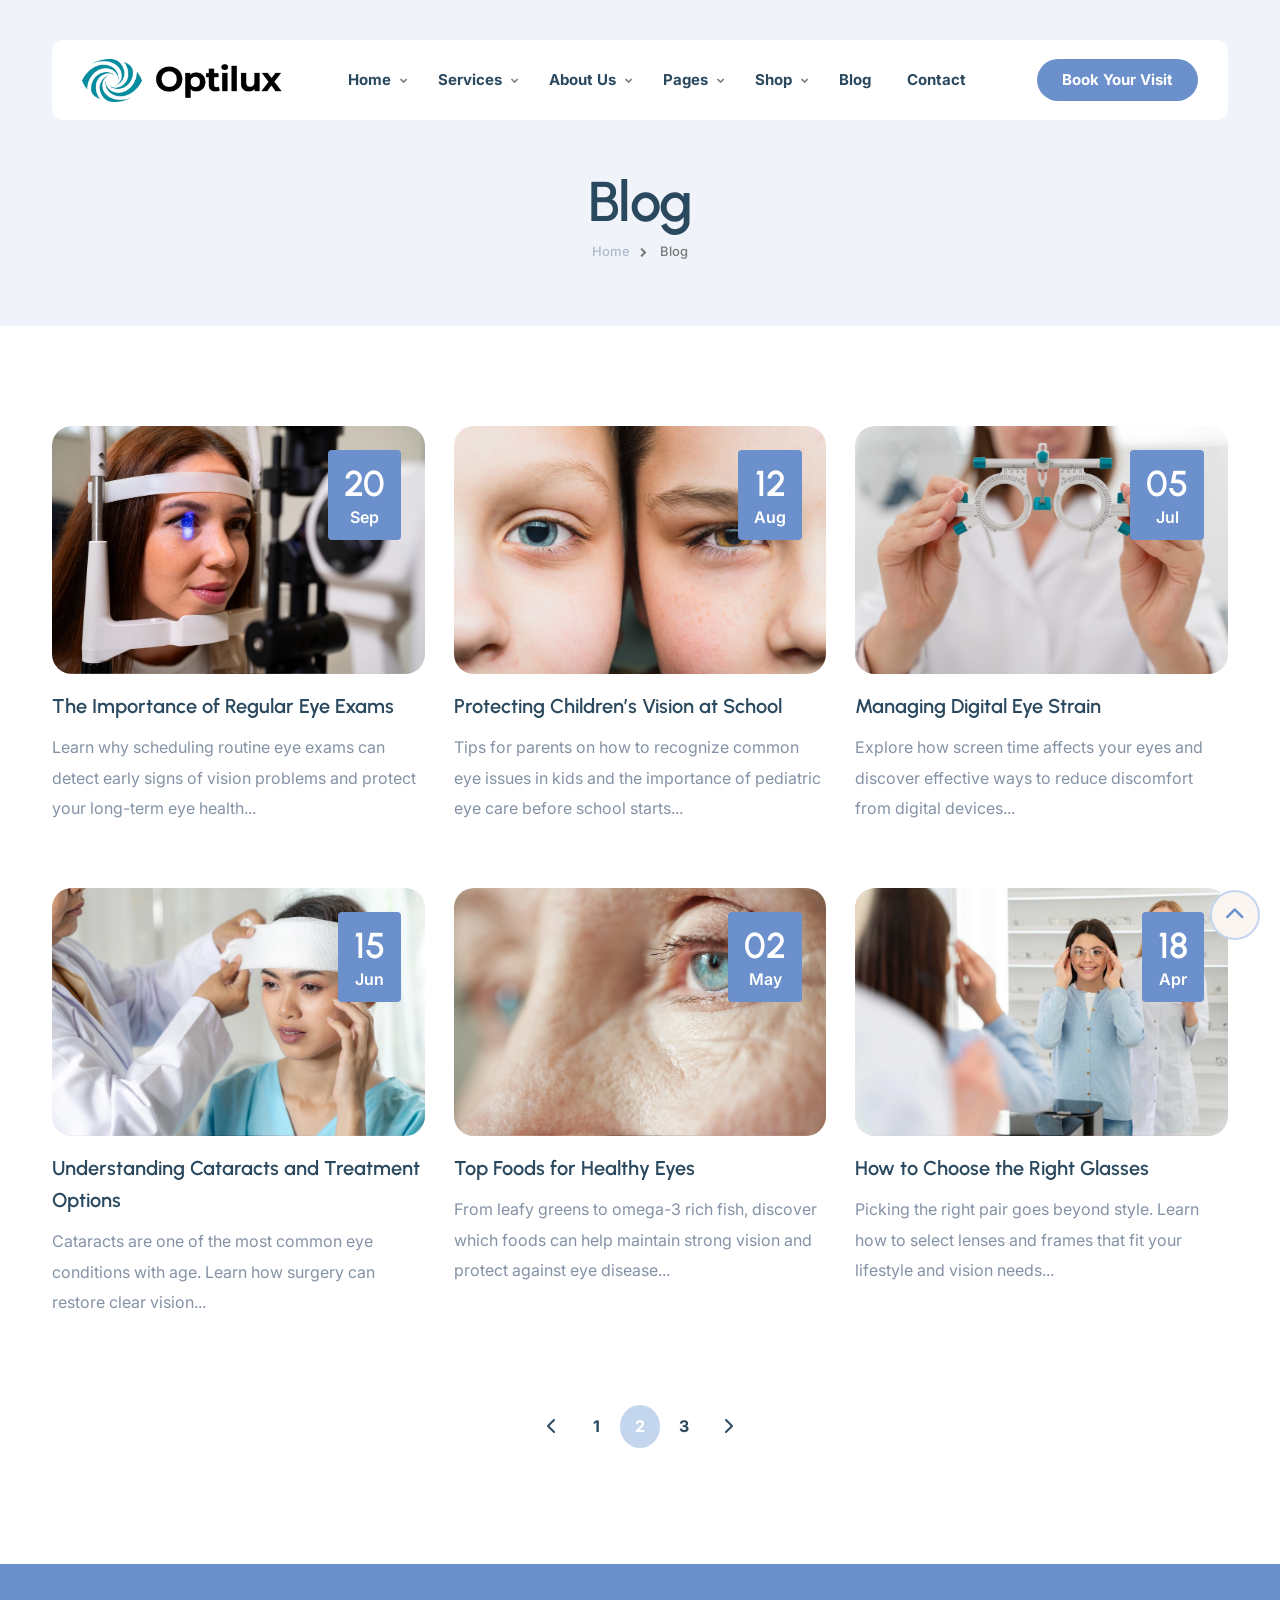
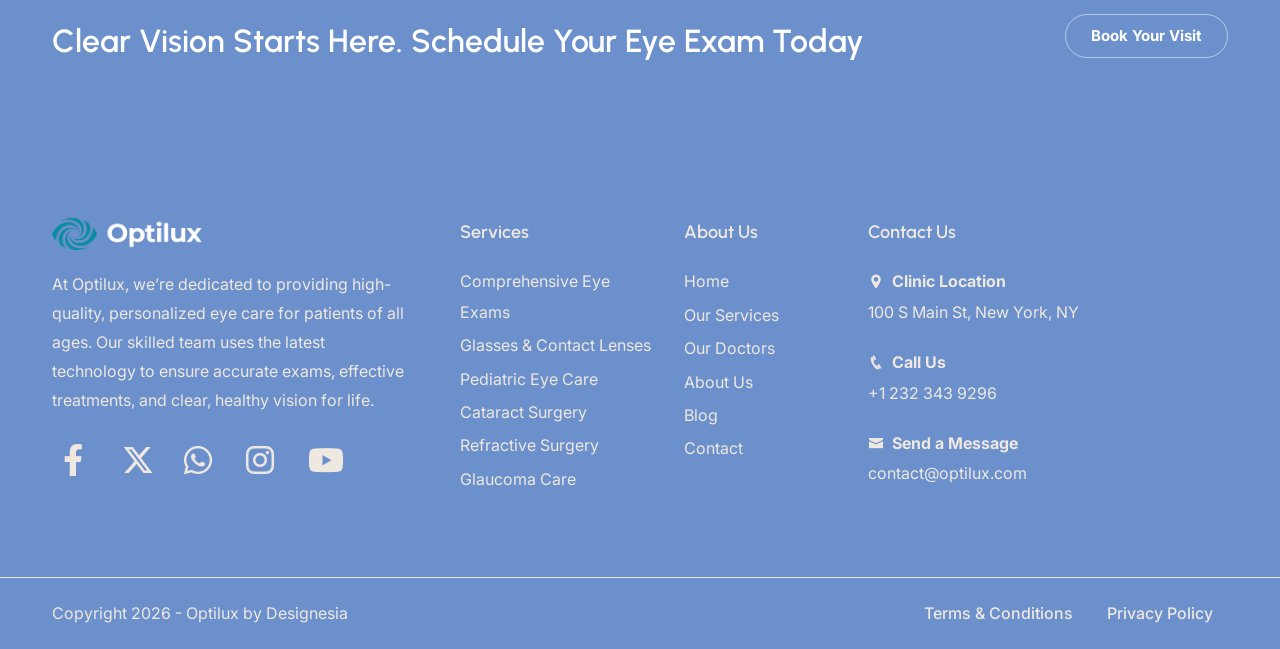
<file: Optilux/Optilux HTML/blog.html>
<!DOCTYPE html>
<html lang="en">

<head>
    <title>Optilux - Eye Clinic Optometrist and Optical Store HTML Template</title>
    <link rel="icon" href="images/icon.webp" type="image/gif" sizes="16x16">
    <meta content="text/html;charset=utf-8" http-equiv="Content-Type">
    <meta content="width=device-width, initial-scale=1.0" name="viewport" >
    <meta content="Optilux - Eye Clinic Optometrist and Optical Store HTML Template" name="description" >
    <meta content="" name="keywords">
    <meta content="" name="author">
   <!-- CSS Files
    ================================================== -->
    <link href="css/bootstrap.min.css" rel="stylesheet" type="text/css" id="bootstrap">
    <link href="css/plugins.css" rel="stylesheet" type="text/css" >
    <link href="css/style.css" rel="stylesheet" type="text/css" >
    <link href="css/coloring.css" rel="stylesheet" type="text/css" >
    <!-- color scheme -->
    <link id="colors" href="css/colors/scheme-01.css" rel="stylesheet" type="text/css" >

</head>

<body>
    <div id="wrapper">
        <a href="#" id="back-to-top"></a>
        
        <!-- page preloader begin -->
        <div id="de-loader"></div>
        <!-- page preloader close -->

        <!-- header begin -->
        <header class="transparent header-light header-float">
            <div class="container">
                <div class="row">
                    <div class="col-md-12">
                        <div class="header-inner">
                            <div class="de-flex">
                                <div class="de-flex-col">
                                    <!-- logo begin -->
                                    <div id="logo">
                                        <a href="index.html">
                                            <img class="logo-main" src="images/logo-dark.webp" alt="" >
                                            <img class="logo-scroll" src="images/logo-dark.webp" alt="" >
                                            <img class="logo-mobile" src="images/logo-dark.webp" alt="" >
                                        </a>
                                    </div>
                                    <!-- logo close -->
                                </div>

                                <div class="de-flex-col">
                                    <div class="de-flex-col header-col-mid">
                                        <ul id="mainmenu">
                                            <li><a class="menu-item" href="index.html">Home</a>
                                                <ul class="mega">
                                                    <li>
                                                        <div class="container">
                                                            <div class="sb-menu p-4">
                                                                <div class="row g-3">
                                                                    <div class="col-lg-2 col-md-4 col-sm-6 text-center">
                                                                        <div class="relative hover text-center overflow-hidden rounded-1 shadow-soft">
                                                                            <a class="p-0" href="index-6.html">
                                                                                <img src="images/demo/homepage-6.webp" class="w-100 relative hover-scale-1-1" alt="">
                                                                            </a>
                                                                        </div>
                                                                        <h6 class="mt-3">New: Homepage 6</h6>
                                                                    </div>
                                                                    
                                                                    <div class="col-lg-2 col-md-4 col-sm-6 text-center">
                                                                        <div class="relative hover text-center overflow-hidden rounded-1 shadow-soft">
                                                                            <a class="p-0" href="index.html">
                                                                                <img src="images/demo/homepage-1.webp" class="w-100 relative hover-scale-1-1" alt="">
                                                                            </a>
                                                                        </div>
                                                                        <h6 class="mt-3">Homepage 1</h6>
                                                                    </div>

                                                                    <div class="col-lg-2 col-md-4 col-sm-6 text-center">
                                                                        <div class="relative hover text-center overflow-hidden rounded-1 shadow-soft">
                                                                            <a class="p-0" href="index-2.html">
                                                                                <img src="images/demo/homepage-2.webp" class="w-100 relative hover-scale-1-1" alt="">
                                                                            </a>
                                                                        </div>
                                                                        <h6 class="mt-3">Homepage 2</h6>
                                                                    </div>

                                                                    <div class="col-lg-2 col-md-4 col-sm-6 text-center">
                                                                        <div class="relative hover text-center overflow-hidden rounded-1 shadow-soft">
                                                                            <a class="p-0" href="index-3.html">
                                                                                <img src="images/demo/homepage-3.webp" class="w-100 relative hover-scale-1-1" alt="">
                                                                            </a>
                                                                        </div>
                                                                        <h6 class="mt-3">Homepage 3</h6>
                                                                    </div>

                                                                    <div class="col-lg-2 col-md-4 col-sm-6 text-center">
                                                                        <div class="relative hover text-center overflow-hidden rounded-1 shadow-soft">
                                                                            <a class="p-0" href="index-4.html">
                                                                                <img src="images/demo/homepage-4.webp" class="w-100 relative hover-scale-1-1" alt="">
                                                                            </a>
                                                                        </div>
                                                                        <h6 class="mt-3">Homepage 4</h6>
                                                                    </div>

                                                                    <div class="col-lg-2 col-md-4 col-sm-6 text-center">
                                                                        <div class="relative hover text-center overflow-hidden rounded-1 shadow-soft">
                                                                            <a class="p-0" href="index-5.html">
                                                                                <img src="images/demo/homepage-5.webp" class="w-100 relative hover-scale-1-1" alt="">
                                                                            </a>
                                                                        </div>
                                                                        <h6 class="mt-3">Homepage 5</h6>
                                                                    </div>
                                                                </div>
                                                            </div>
                                                        </div>
                                                    </li>
                                                </ul>
                                            </li>
                                            <li><a class="menu-item" href="services.html">Services</a>
                                                <ul>
                                                    <li><a href="services.html">Services</a></li>
                                                    <li><a href="services-2.html">Services 2</a></li>
                                                    <li><a href="service-single.html">Service Single</a></li>
                                                    <li><a href="pricing.html">Pricing</a></li>
                                                </ul>
                                            </li>
                                            <li><a class="menu-item" href="#">About Us</a>
                                                <ul>
                                                    <li><a href="about.html">About Us</a></li>
                                                    <li><a href="our-doctors.html">Our Doctors</a></li>
                                                </ul>
                                            </li>
                                            <li><a class="menu-item" href="#">Pages</a>
                                                <ul>
                                                    <li><a href="faq.html">FAQ</a></li>
                                                    <li><a href="testimonials.html">Testimonials</a></li>
                                                </ul>
                                            </li>
                                            <li><a class="menu-item" href="shop.html">Shop</a>
                                                <ul>
                                                    <li><a href="shop.html">Shop</a></li>
                                                    <li><a href="shop-2.html">Shop 2</a></li>
                                                    <li><a href="shop-product-single.html">Product Single</a></li>
                                                </ul>
                                            </li>
                                            <li><a class="menu-item" href="blog.html">Blog</a></li>
                                            <li><a class="menu-item" href="contact.html">Contact</a></li>
                                        </ul>
                                    </div>
                                </div>

                                <div class="de-flex-col">
                                    <a class="btn-main fx-slide w-100" href="book-your-visit.html"><span>Book Your Visit</span></a>
                                    <div class="menu_side_area">
                                        <span id="menu-btn"></span>
                                    </div>
                                </div>
                            </div>
                        </div>
                    </div>
                </div>
            </div>
        </header>
        <!-- header close -->
        <!-- content begin -->
        <main>

            <div id="top"></div>

            <section id="subheader" class="bg-color-op-1">
                <div class="container relative z-2">
                    <div class="row gy-4 gx-5 align-items-center">
                        <div class="col-lg-12">
                            <h1 class="split">Blog</h1>
                            <ul class="crumb wow fadeInUp">
                                <li><a href="index.html">Home</a></li>
                                <li class="active">Blog</li>
                            </ul>   
                        </div>
                    </div>
                </div>
            </section>

            <section>
                <div class="container">
                    <div class="row g-4 gy-5">
                        <div class="col-lg-4 col-md-6 mb10">
                            <div class="hover">
                                <div class="post-image rounded-1 mb-2 overflow-hidden">
                                    <div class="abs z-2 bg-color rounded-2 text-white p-3 pb-2 m-4 text-center fw-600 end-0">
                                        <h4 class="fs-36 mb-0 lh-1">20</h4>
                                        <span>Sep</span>
                                    </div>
                                    <a href="blog-single.html">
                                        <img alt="" src="images/blog/1.webp" class="hover-scale-1-1">
                                    </a>
                                </div>
                                <div class="pt-2 h-100">
                                    <h4><a class="text-dark" href="blog-single.html">The Importance of Regular Eye Exams</a></h4>
                                    <p class="mb-3">Learn why scheduling routine eye exams can detect early signs of vision problems and protect your long-term eye health...</p>
                                </div>
                            </div>
                        </div>

                        <div class="col-lg-4 col-md-6 mb10">
                            <div class="hover">
                                <div class="post-image rounded-1 mb-2 overflow-hidden">
                                    <div class="abs z-2 bg-color rounded-2 text-white p-3 pb-2 m-4 text-center fw-600 end-0">
                                        <h4 class="fs-36 mb-0 lh-1">12</h4>
                                        <span>Aug</span>
                                    </div>
                                    <a href="blog-single.html">
                                        <img alt="" src="images/blog/2.webp" class="hover-scale-1-1">
                                    </a>
                                </div>
                                <div class="pt-2 h-100">
                                    <h4><a class="text-dark" href="blog-single.html">Protecting Children’s Vision at School</a></h4>
                                    <p class="mb-3">Tips for parents on how to recognize common eye issues in kids and the importance of pediatric eye care before school starts...</p>
                                </div>
                            </div>
                        </div>

                        <div class="col-lg-4 col-md-6 mb10">
                            <div class="hover">
                                <div class="post-image rounded-1 mb-2 overflow-hidden">
                                    <div class="abs z-2 bg-color rounded-2 text-white p-3 pb-2 m-4 text-center fw-600 end-0">
                                        <h4 class="fs-36 mb-0 lh-1">05</h4>
                                        <span>Jul</span>
                                    </div>
                                    <a href="blog-single.html">
                                        <img alt="" src="images/blog/3.webp" class="hover-scale-1-1">
                                    </a>
                                </div>
                                <div class="pt-2 h-100">
                                    <h4><a class="text-dark" href="blog-single.html">Managing Digital Eye Strain</a></h4>
                                    <p class="mb-3">Explore how screen time affects your eyes and discover effective ways to reduce discomfort from digital devices...</p>
                                </div>
                            </div>
                        </div>

                        <div class="col-lg-4 col-md-6 mb10">
                            <div class="hover">
                                <div class="post-image rounded-1 mb-2 overflow-hidden">
                                    <div class="abs z-2 bg-color rounded-2 text-white p-3 pb-2 m-4 text-center fw-600 end-0">
                                        <h4 class="fs-36 mb-0 lh-1">15</h4>
                                        <span>Jun</span>
                                    </div>
                                    <a href="blog-single.html">
                                        <img alt="" src="images/blog/4.webp" class="hover-scale-1-1">
                                    </a>
                                </div>
                                <div class="pt-2 h-100">
                                    <h4><a class="text-dark" href="blog-single.html">Understanding Cataracts and Treatment Options</a></h4>
                                    <p class="mb-3">Cataracts are one of the most common eye conditions with age. Learn how surgery can restore clear vision...</p>
                                </div>
                            </div>
                        </div>

                        <div class="col-lg-4 col-md-6 mb10">
                            <div class="hover">
                                <div class="post-image rounded-1 mb-2 overflow-hidden">
                                    <div class="abs z-2 bg-color rounded-2 text-white p-3 pb-2 m-4 text-center fw-600 end-0">
                                        <h4 class="fs-36 mb-0 lh-1">02</h4>
                                        <span>May</span>
                                    </div>
                                    <a href="blog-single.html">
                                        <img alt="" src="images/blog/5.webp" class="hover-scale-1-1">
                                    </a>
                                </div>
                                <div class="pt-2 h-100">
                                    <h4><a class="text-dark" href="blog-single.html">Top Foods for Healthy Eyes</a></h4>
                                    <p class="mb-3">From leafy greens to omega-3 rich fish, discover which foods can help maintain strong vision and protect against eye disease...</p>
                                </div>
                            </div>
                        </div>

                        <div class="col-lg-4 col-md-6 mb10">
                            <div class="hover">
                                <div class="post-image rounded-1 mb-2 overflow-hidden">
                                    <div class="abs z-2 bg-color rounded-2 text-white p-3 pb-2 m-4 text-center fw-600 end-0">
                                        <h4 class="fs-36 mb-0 lh-1">18</h4>
                                        <span>Apr</span>
                                    </div>
                                    <a href="blog-single.html">
                                        <img alt="" src="images/blog/6.webp" class="hover-scale-1-1">
                                    </a>
                                </div>
                                <div class="pt-2 h-100">
                                    <h4><a class="text-dark" href="blog-single.html">How to Choose the Right Glasses</a></h4>
                                    <p class="mb-3">Picking the right pair goes beyond style. Learn how to select lenses and frames that fit your lifestyle and vision needs...</p>
                                </div>
                            </div>
                        </div>

                        <!-- pagination begin -->
                        <div class="col-lg-12 pt-4 text-center">
                            <div class="d-inline-block">
                                <nav aria-label="Page navigation example">
                                  <ul class="pagination">
                                    <li class="page-item">
                                      <a class="page-link" href="#" aria-label="Previous">
                                        <span aria-hidden="true"><i class="fa fa-chevron-left"></i></span>
                                      </a>
                                    </li>
                                    <li class="page-item"><a class="page-link" href="#">1</a></li>
                                    <li class="page-item active" aria-current="page"><a class="page-link" href="#">2</a></li>
                                    <li class="page-item"><a class="page-link" href="#">3</a></li>
                                    <li class="page-item">
                                      <a class="page-link" href="#" aria-label="Next">
                                        <span aria-hidden="true"><i class="fa fa-chevron-right"></i></span>
                                      </a>
                                    </li>
                                  </ul>
                                </nav>
                            </div>
                        </div>
                        <!-- pagination end -->
                    </div>
                </div>
            </section>



            <section class="bg-color relative text-light pt-50 pb-50">
                <div class="container relative z-2">
                    <div class="row g-4 align-items-center">
                        <div class="col-md-9">
                            <h3 class="mb-0 fs-32 split">Clear Vision Starts Here. Schedule Your Eye Exam Today</h3>
                        </div>
                        <div class="col-lg-3 text-lg-end">
                            <a class="btn-main btn-line fx-slide" href="book-your-visit.html"><span>Book Your Visit</span></a>
                        </div>
                    </div>
                </div>
            </section>
        </main>
        <!-- content close -->
        
        <!-- footer begin -->
        <footer class="section-dark">
            <div class="container">
                <div class="row gx-5">
                    <div class="col-lg-4 col-sm-6">
                        <img src="images/logo-white.webp" class="logo-footer" alt="" >
                        <div class="spacer-20"></div>
                        <p>At Optilux, we’re dedicated to providing high-quality, personalized eye care for patients of all ages. Our skilled team uses the latest technology to ensure accurate exams, effective treatments, and clear, healthy vision for life.</p>

                        <div class="social-icons mb-sm-30">
                            <a href="#"><i class="fa-brands fa-facebook-f"></i></a>
                            <a href="#"><i class="fa-brands fa-x-twitter"></i></a>
                            <a href="#"><i class="fa-brands fa-whatsapp"></i></a>
                            <a href="#"><i class="fa-brands fa-instagram"></i></a>
                            <a href="#"><i class="fa-brands fa-youtube"></i></a>
                        </div>
                    </div>
                    <div class="col-lg-4 col-sm-12 order-lg-1 order-sm-2">
                        <div class="row">
                            <div class="col-md-7">
                                <div class="widget">
                                    <h5>Services</h5>
                                    <ul>
                                        <li><a href="service-single.html">Comprehensive Eye Exams</a></li>
                                        <li><a href="service-single.html">Glasses & Contact Lenses</a></li>
                                        <li><a href="service-single.html">Pediatric Eye Care</a></li>
                                        <li><a href="service-single.html">Cataract Surgery</a></li>
                                        <li><a href="service-single.html">Refractive Surgery</a></li>
                                        <li><a href="service-single.html">Glaucoma Care</a></li>
                                    </ul>
                                </div>
                            </div>
                            <div class="col-lg-5">
                                <div class="widget">
                                    <h5>About Us</h5>
                                    <ul>                                        
                                        <li><a href="index.html">Home</a></li>
                                        <li><a href="services.html">Our Services</a></li>
                                        <li><a href="our-doctors.html">Our Doctors</a></li>
                                        <li><a href="about.html">About Us</a></li>
                                        <li><a href="blog.html">Blog</a></li>
                                        <li><a href="contact.html">Contact</a></li>
                                    </ul>
                                </div>
                            </div>
                        </div>
                    </div>
                    <div class="col-lg-4 col-sm-6 order-lg-2 order-sm-1">
                        <div class="widget">
                            <h5>Contact Us</h5>
                            <div class="fw-bold text-white"><i class="icofont-location-pin me-2 id-color"></i>Clinic Location</div>
                            100 S Main St, New York, NY

                            <div class="spacer-20"></div>

                            <div class="fw-bold text-white"><i class="icofont-phone me-2 id-color"></i>Call Us</div>
                            +1 232 343 9296

                            <div class="spacer-20"></div>

                            <div class="fw-bold text-white"><i class="icofont-envelope me-2 id-color"></i>Send a Message</div>
                            contact@optilux.com                            
                        </div>
                    </div>
                </div>
            </div>
            <div class="subfooter">
                <div class="container">
                    <div class="row">
                        <div class="col-md-12">
                            <div class="de-flex">
                                <div class="de-flex-col">
                                    Copyright 2026 - Optilux by Designesia
                                </div>
                                <ul class="menu-simple">
                                    <li><a href="#">Terms &amp; Conditions</a></li>
                                    <li><a href="#">Privacy Policy</a></li>
                                </ul>
                            </div>
                        </div>
                    </div>
                </div>
            </div>
        </footer>
        <!-- footer close -->
    </div>



    <!-- Javascript Files
    ================================================== -->
    <script src="js/plugins.js"></script>
    <script src="js/designesia.js"></script>

</body>

</html>
</file>
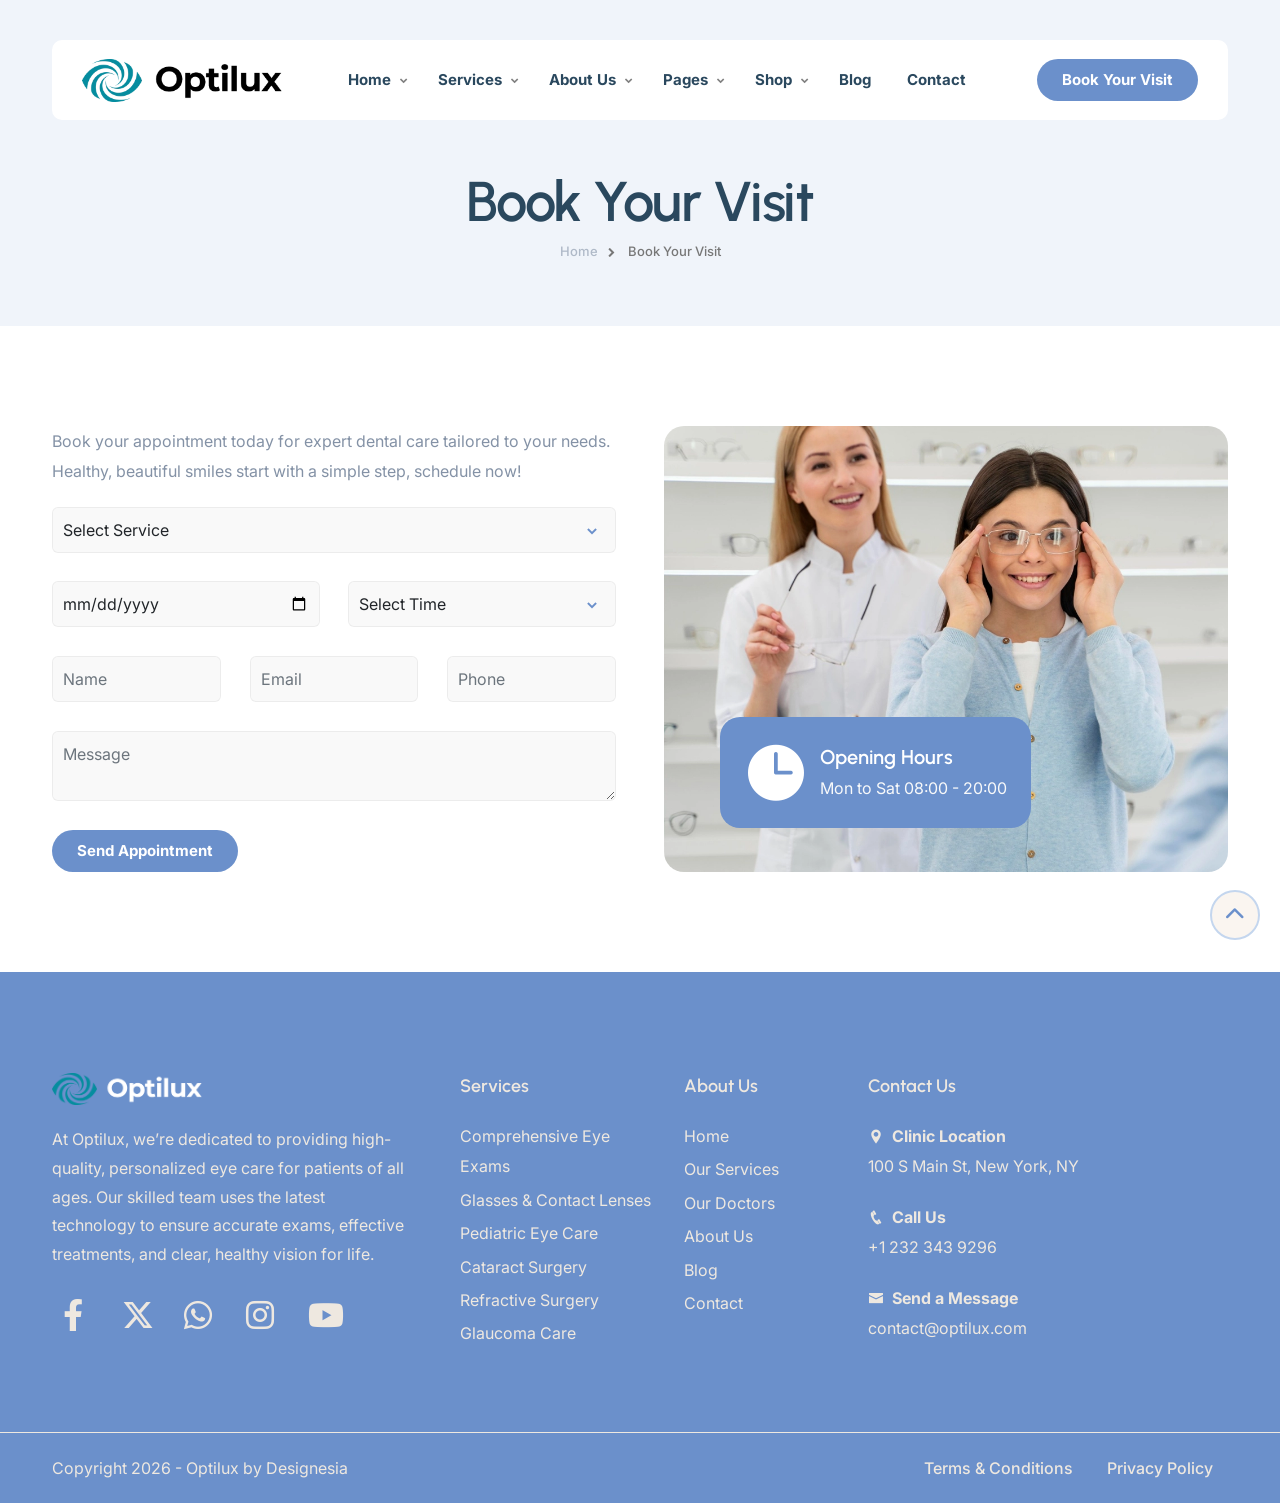
<file: Optilux/Optilux HTML/book-your-visit.html>
<!DOCTYPE html>
<html lang="en">

<head>
    <title>Optilux - Eye Clinic Optometrist and Optical Store HTML Template</title>
    <link rel="icon" href="images/icon.webp" type="image/gif" sizes="16x16">
    <meta content="text/html;charset=utf-8" http-equiv="Content-Type">
    <meta content="width=device-width, initial-scale=1.0" name="viewport" >
    <meta content="Optilux - Eye Clinic Optometrist and Optical Store HTML Template" name="description" >
    <meta content="" name="keywords">
    <meta content="" name="author">
   <!-- CSS Files
    ================================================== -->
    <link href="css/bootstrap.min.css" rel="stylesheet" type="text/css" id="bootstrap">
    <link href="css/plugins.css" rel="stylesheet" type="text/css" >
    <link href="css/style.css" rel="stylesheet" type="text/css" >
    <link href="css/coloring.css" rel="stylesheet" type="text/css" >
    <!-- color scheme -->
    <link id="colors" href="css/colors/scheme-01.css" rel="stylesheet" type="text/css" >

</head>

<body>
    <div id="wrapper">
        <a href="#" id="back-to-top"></a>
        
        <!-- page preloader begin -->
        <div id="de-loader"></div>
        <!-- page preloader close -->

        <!-- header begin -->
        <header class="transparent header-light header-float">
            <div class="container">
                <div class="row">
                    <div class="col-md-12">
                        <div class="header-inner">
                            <div class="de-flex">
                                <div class="de-flex-col">
                                    <!-- logo begin -->
                                    <div id="logo">
                                        <a href="index.html">
                                            <img class="logo-main" src="images/logo-dark.webp" alt="" >
                                            <img class="logo-scroll" src="images/logo-dark.webp" alt="" >
                                            <img class="logo-mobile" src="images/logo-dark.webp" alt="" >
                                        </a>
                                    </div>
                                    <!-- logo close -->
                                </div>

                                <div class="de-flex-col">
                                    <div class="de-flex-col header-col-mid">
                                        <ul id="mainmenu">
                                            <li><a class="menu-item" href="index.html">Home</a>
                                                <ul class="mega">
                                                    <li>
                                                        <div class="container">
                                                            <div class="sb-menu p-4">
                                                                <div class="row g-3">
                                                                    <div class="col-lg-2 col-md-4 col-sm-6 text-center">
                                                                        <div class="relative hover text-center overflow-hidden rounded-1 shadow-soft">
                                                                            <a class="p-0" href="index-6.html">
                                                                                <img src="images/demo/homepage-6.webp" class="w-100 relative hover-scale-1-1" alt="">
                                                                            </a>
                                                                        </div>
                                                                        <h6 class="mt-3">New: Homepage 6</h6>
                                                                    </div>
                                                                    
                                                                    <div class="col-lg-2 col-md-4 col-sm-6 text-center">
                                                                        <div class="relative hover text-center overflow-hidden rounded-1 shadow-soft">
                                                                            <a class="p-0" href="index.html">
                                                                                <img src="images/demo/homepage-1.webp" class="w-100 relative hover-scale-1-1" alt="">
                                                                            </a>
                                                                        </div>
                                                                        <h6 class="mt-3">Homepage 1</h6>
                                                                    </div>

                                                                    <div class="col-lg-2 col-md-4 col-sm-6 text-center">
                                                                        <div class="relative hover text-center overflow-hidden rounded-1 shadow-soft">
                                                                            <a class="p-0" href="index-2.html">
                                                                                <img src="images/demo/homepage-2.webp" class="w-100 relative hover-scale-1-1" alt="">
                                                                            </a>
                                                                        </div>
                                                                        <h6 class="mt-3">Homepage 2</h6>
                                                                    </div>

                                                                    <div class="col-lg-2 col-md-4 col-sm-6 text-center">
                                                                        <div class="relative hover text-center overflow-hidden rounded-1 shadow-soft">
                                                                            <a class="p-0" href="index-3.html">
                                                                                <img src="images/demo/homepage-3.webp" class="w-100 relative hover-scale-1-1" alt="">
                                                                            </a>
                                                                        </div>
                                                                        <h6 class="mt-3">Homepage 3</h6>
                                                                    </div>

                                                                    <div class="col-lg-2 col-md-4 col-sm-6 text-center">
                                                                        <div class="relative hover text-center overflow-hidden rounded-1 shadow-soft">
                                                                            <a class="p-0" href="index-4.html">
                                                                                <img src="images/demo/homepage-4.webp" class="w-100 relative hover-scale-1-1" alt="">
                                                                            </a>
                                                                        </div>
                                                                        <h6 class="mt-3">Homepage 4</h6>
                                                                    </div>

                                                                    <div class="col-lg-2 col-md-4 col-sm-6 text-center">
                                                                        <div class="relative hover text-center overflow-hidden rounded-1 shadow-soft">
                                                                            <a class="p-0" href="index-5.html">
                                                                                <img src="images/demo/homepage-5.webp" class="w-100 relative hover-scale-1-1" alt="">
                                                                            </a>
                                                                        </div>
                                                                        <h6 class="mt-3">Homepage 5</h6>
                                                                    </div>
                                                                </div>
                                                            </div>
                                                        </div>
                                                    </li>
                                                </ul>
                                            </li>
                                            <li><a class="menu-item" href="services.html">Services</a>
                                                <ul>
                                                    <li><a href="services.html">Services</a></li>
                                                    <li><a href="services-2.html">Services 2</a></li>
                                                    <li><a href="service-single.html">Service Single</a></li>
                                                    <li><a href="pricing.html">Pricing</a></li>
                                                </ul>
                                            </li>
                                            <li><a class="menu-item" href="#">About Us</a>
                                                <ul>
                                                    <li><a href="about.html">About Us</a></li>
                                                    <li><a href="our-doctors.html">Our Doctors</a></li>
                                                </ul>
                                            </li>
                                            <li><a class="menu-item" href="#">Pages</a>
                                                <ul>
                                                    <li><a href="faq.html">FAQ</a></li>
                                                    <li><a href="testimonials.html">Testimonials</a></li>
                                                </ul>
                                            </li>
                                            <li><a class="menu-item" href="shop.html">Shop</a>
                                                <ul>
                                                    <li><a href="shop.html">Shop</a></li>
                                                    <li><a href="shop-2.html">Shop 2</a></li>
                                                    <li><a href="shop-product-single.html">Product Single</a></li>
                                                </ul>
                                            </li>
                                            <li><a class="menu-item" href="blog.html">Blog</a></li>
                                            <li><a class="menu-item" href="contact.html">Contact</a></li>
                                        </ul>
                                    </div>
                                </div>

                                <div class="de-flex-col">
                                    <a class="btn-main fx-slide w-100" href="book-your-visit.html"><span>Book Your Visit</span></a>
                                    <div class="menu_side_area">
                                        <span id="menu-btn"></span>
                                    </div>
                                </div>
                            </div>
                        </div>
                    </div>
                </div>
            </div>
        </header>
        <!-- header close -->
        <!-- content begin -->
        <main>

            <div id="top"></div>

            <section id="subheader" class="bg-color-op-1">
                <div class="container relative z-2">
                    <div class="row gy-4 gx-5 align-items-center">
                        <div class="col-lg-12">
                            <h1 class="split">Book Your Visit</h1>
                            <ul class="crumb wow fadeInUp">
                                <li><a href="index.html">Home</a></li>
                                <li class="active">Book Your Visit</li>
                            </ul>   
                        </div>
                    </div>
                </div>
            </section>

            <section>
                <div class="container relative z-2">
                    <div class="row g-4 gx-5 justify-content-between">

                        <div class="col-lg-6">
                            <div class="relative">
                                <div id="success_message_col" class='success p-40 h-100'>
                                    <h3>Thank you for booking your appointment</h3>
                                    <p>We have received your request and will be processing it shortly. Click button below if you want to make another order.</p>
                                    <a class="btn-main" href="book-your-visit.html">Re-submit</a>
                                </div>

                                <form name="bookingForm" id="booking_form" method="post" action="booking.php">
                                    
                                    <div class="row g-4">
                                        <div class="col-lg-12">
                                            <p>Book your appointment today for expert dental care tailored to your needs. Healthy, beautiful smiles start with a simple step, schedule now!</p>
                                            <div class="relative">
                                                <select name="service" id="service" class="form-control">
                                                    <option disabled selected value>Select Service</option>
                                                    <option value="Comprehensive Eye Exams">Comprehensive Eye Exams</option>
                                                    <option value="Glasses & Contact Lenses">Glasses & Contact Lenses</option>
                                                    <option value="Pediatric Eye Care">Pediatric Eye Care</option>
                                                    <option value="Cataract Surgery">Cataract Surgery</option>
                                                    <option value="Refractive Surgery">Refractive Surgery</option>
                                                    <option value="Glaucoma Care">Glaucoma Care</option>
                                                </select>
                                                <i class="absolute top-0 end-0 id-color pt-3 pe-3 icofont-simple-down"></i>
                                            </div>
                                        </div>

                                        <div class="col-lg-6">
                                            <input type="date" name="pickup_date" id="pickup_date" class="form-control">
                                        </div>

                                        <div class="col-lg-6">
                                            <div class="relative">
                                                <select name="time" id="time" class="form-control">
                                                    <option disabled selected value>Select Time</option>
                                                    <option value="10:00">10:00</option>
                                                    <option value="11:00">11:00</option>
                                                    <option value="12:00">12:00</option>
                                                    <option value="13:00">13:00</option>
                                                    <option value="14:00">14:00</option>
                                                    <option value="15:00">15:00</option>
                                                    <option value="16:00">16:00</option>
                                                    <option value="17:00">17:00</option>
                                                    <option value="18:00">18:00</option>
                                                    <option value="19:00">19:00</option>
                                                    <option value="20:00">20:00</option>
                                                </select>
                                                <i class="absolute top-0 end-0 id-color pt-3 pe-3 icofont-simple-down"></i>
                                            </div>
                                        </div>

                                        <div class="col-lg-4">
                                            <input type="text" name="name" id="name" placeholder="Name" class="form-control" required>
                                        </div>

                                        <div class="col-lg-4">
                                            <input type="text" name="email" id="email" placeholder="Email" class="form-control" required>
                                        </div>

                                        <div class="col-lg-4">
                                            <input type="text" name="phone" id="phone" placeholder="Phone" class="form-control" required>
                                        </div>

                                        <div class="col-lg-12">
                                            <textarea name="message" id="message" class="form-control" placeholder="Message"></textarea>
                                        </div>

                                        <div class="col-lg-12">
                                            <div id='submit'>
                                                <input type='submit' id='send_message' value='Send Appointment' class="btn-main">
                                            </div>
                                        </div>
                                    </div>

                                    <div id="error_message" class='error'>
                                        Sorry there was an error sending your form.
                                    </div>

                                </form>
                            </div>
                        </div>

                        <div class="col-lg-6">
                            <div class="h-100 rounded-1 relative" data-bgimage="url(images/misc/s4.webp) center">
                                <div class="bg-color text-light abs start-10 bottom-10 p-4 rounded-1 overflow-hidden z-2" data-wow-delay=".5s">
                                    <div class="d-flex justify-content-center">
                                        <i class="fs-60 text-white icon_clock"></i>
                                        <div class="ms-3">
                                            <h4 class="mb-0">Opening Hours</h4>
                                            Mon to Sat 08:00 - 20:00
                                        </div>
                                    </div>
                                </div>
                            </div>
                        </div>                        

                    </div>
                </div>
            </section>

        </main>
        <!-- content close -->
        
        <!-- footer begin -->
        <footer class="section-dark">
            <div class="container">
                <div class="row gx-5">
                    <div class="col-lg-4 col-sm-6">
                        <img src="images/logo-white.webp" class="logo-footer" alt="" >
                        <div class="spacer-20"></div>
                        <p>At Optilux, we’re dedicated to providing high-quality, personalized eye care for patients of all ages. Our skilled team uses the latest technology to ensure accurate exams, effective treatments, and clear, healthy vision for life.</p>

                        <div class="social-icons mb-sm-30">
                            <a href="#"><i class="fa-brands fa-facebook-f"></i></a>
                            <a href="#"><i class="fa-brands fa-x-twitter"></i></a>
                            <a href="#"><i class="fa-brands fa-whatsapp"></i></a>
                            <a href="#"><i class="fa-brands fa-instagram"></i></a>
                            <a href="#"><i class="fa-brands fa-youtube"></i></a>
                        </div>
                    </div>
                    <div class="col-lg-4 col-sm-12 order-lg-1 order-sm-2">
                        <div class="row">
                            <div class="col-md-7">
                                <div class="widget">
                                    <h5>Services</h5>
                                    <ul>
                                        <li><a href="service-single.html">Comprehensive Eye Exams</a></li>
                                        <li><a href="service-single.html">Glasses & Contact Lenses</a></li>
                                        <li><a href="service-single.html">Pediatric Eye Care</a></li>
                                        <li><a href="service-single.html">Cataract Surgery</a></li>
                                        <li><a href="service-single.html">Refractive Surgery</a></li>
                                        <li><a href="service-single.html">Glaucoma Care</a></li>
                                    </ul>
                                </div>
                            </div>
                            <div class="col-lg-5">
                                <div class="widget">
                                    <h5>About Us</h5>
                                    <ul>                                        
                                        <li><a href="index.html">Home</a></li>
                                        <li><a href="services.html">Our Services</a></li>
                                        <li><a href="our-doctors.html">Our Doctors</a></li>
                                        <li><a href="about.html">About Us</a></li>
                                        <li><a href="blog.html">Blog</a></li>
                                        <li><a href="contact.html">Contact</a></li>
                                    </ul>
                                </div>
                            </div>
                        </div>
                    </div>
                    <div class="col-lg-4 col-sm-6 order-lg-2 order-sm-1">
                        <div class="widget">
                            <h5>Contact Us</h5>
                            <div class="fw-bold text-white"><i class="icofont-location-pin me-2 id-color"></i>Clinic Location</div>
                            100 S Main St, New York, NY

                            <div class="spacer-20"></div>

                            <div class="fw-bold text-white"><i class="icofont-phone me-2 id-color"></i>Call Us</div>
                            +1 232 343 9296

                            <div class="spacer-20"></div>

                            <div class="fw-bold text-white"><i class="icofont-envelope me-2 id-color"></i>Send a Message</div>
                            contact@optilux.com                            
                        </div>
                    </div>
                </div>
            </div>
            <div class="subfooter">
                <div class="container">
                    <div class="row">
                        <div class="col-md-12">
                            <div class="de-flex">
                                <div class="de-flex-col">
                                    Copyright 2026 - Optilux by Designesia
                                </div>
                                <ul class="menu-simple">
                                    <li><a href="#">Terms &amp; Conditions</a></li>
                                    <li><a href="#">Privacy Policy</a></li>
                                </ul>
                            </div>
                        </div>
                    </div>
                </div>
            </div>
        </footer>
        <!-- footer close -->
    </div>



    <!-- Javascript Files
    ================================================== -->
    <script src="js/plugins.js"></script>
    <script src="js/designesia.js"></script>
    <script src="js/validation-booking.js"></script>

</body>

</html>
</file>
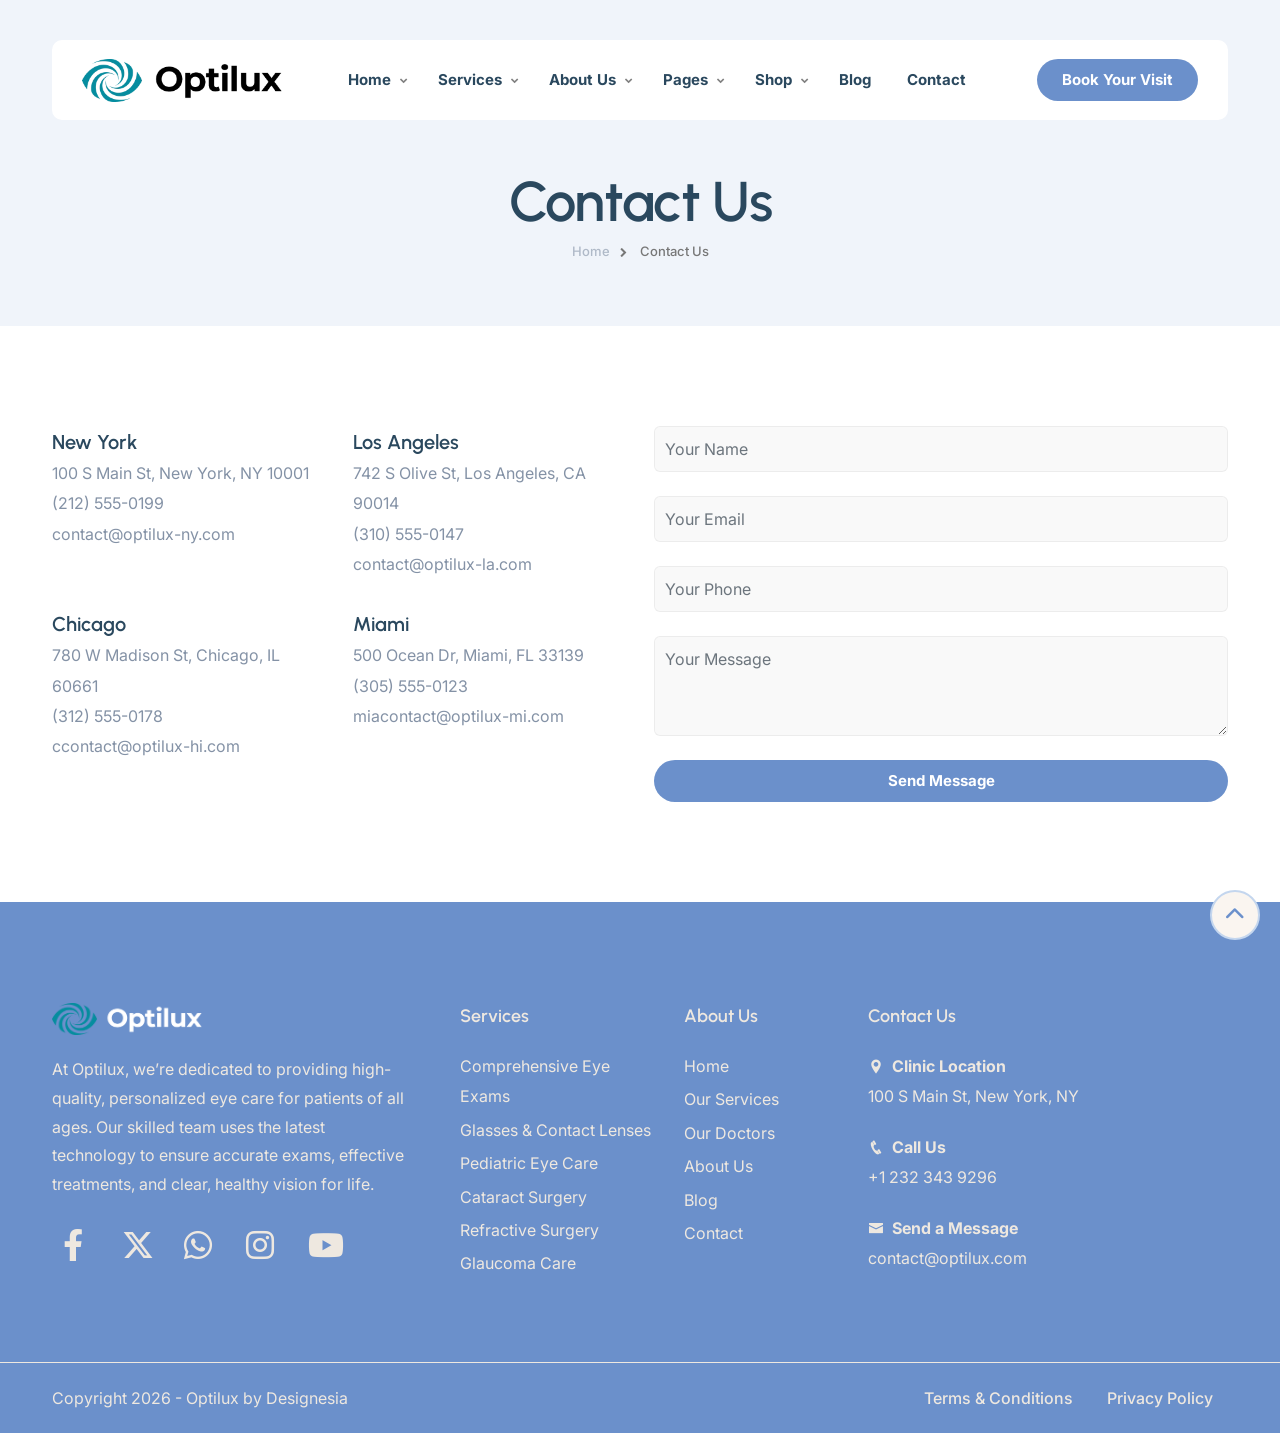
<file: Optilux/Optilux HTML/contact.html>
<!DOCTYPE html>
<html lang="en">

<head>
    <title>Optilux - Eye Clinic Optometrist and Optical Store HTML Template</title>
    <link rel="icon" href="images/icon.webp" type="image/gif" sizes="16x16">
    <meta content="text/html;charset=utf-8" http-equiv="Content-Type">
    <meta content="width=device-width, initial-scale=1.0" name="viewport" >
    <meta content="Optilux - Eye Clinic Optometrist and Optical Store HTML Template" name="description" >
    <meta content="" name="keywords">
    <meta content="" name="author">
   <!-- CSS Files
    ================================================== -->
    <link href="css/bootstrap.min.css" rel="stylesheet" type="text/css" id="bootstrap">
    <link href="css/plugins.css" rel="stylesheet" type="text/css" >
    <link href="css/style.css" rel="stylesheet" type="text/css" >
    <link href="css/coloring.css" rel="stylesheet" type="text/css" >
    <!-- color scheme -->
    <link id="colors" href="css/colors/scheme-01.css" rel="stylesheet" type="text/css" >

</head>

<body>
    <div id="wrapper">
        <a href="#" id="back-to-top"></a>
        
        <!-- page preloader begin -->
        <div id="de-loader"></div>
        <!-- page preloader close -->

        <!-- header begin -->
        <header class="transparent header-light header-float">
            <div class="container">
                <div class="row">
                    <div class="col-md-12">
                        <div class="header-inner">
                            <div class="de-flex">
                                <div class="de-flex-col">
                                    <!-- logo begin -->
                                    <div id="logo">
                                        <a href="index.html">
                                            <img class="logo-main" src="images/logo-dark.webp" alt="" >
                                            <img class="logo-scroll" src="images/logo-dark.webp" alt="" >
                                            <img class="logo-mobile" src="images/logo-dark.webp" alt="" >
                                        </a>
                                    </div>
                                    <!-- logo close -->
                                </div>

                                <div class="de-flex-col">
                                    <div class="de-flex-col header-col-mid">
                                        <ul id="mainmenu">
                                            <li><a class="menu-item" href="index.html">Home</a>
                                                <ul class="mega">
                                                    <li>
                                                        <div class="container">
                                                            <div class="sb-menu p-4">
                                                                <div class="row g-3">
                                                                    <div class="col-lg-2 col-md-4 col-sm-6 text-center">
                                                                        <div class="relative hover text-center overflow-hidden rounded-1 shadow-soft">
                                                                            <a class="p-0" href="index-6.html">
                                                                                <img src="images/demo/homepage-6.webp" class="w-100 relative hover-scale-1-1" alt="">
                                                                            </a>
                                                                        </div>
                                                                        <h6 class="mt-3">New: Homepage 6</h6>
                                                                    </div>
                                                                    
                                                                    <div class="col-lg-2 col-md-4 col-sm-6 text-center">
                                                                        <div class="relative hover text-center overflow-hidden rounded-1 shadow-soft">
                                                                            <a class="p-0" href="index.html">
                                                                                <img src="images/demo/homepage-1.webp" class="w-100 relative hover-scale-1-1" alt="">
                                                                            </a>
                                                                        </div>
                                                                        <h6 class="mt-3">Homepage 1</h6>
                                                                    </div>

                                                                    <div class="col-lg-2 col-md-4 col-sm-6 text-center">
                                                                        <div class="relative hover text-center overflow-hidden rounded-1 shadow-soft">
                                                                            <a class="p-0" href="index-2.html">
                                                                                <img src="images/demo/homepage-2.webp" class="w-100 relative hover-scale-1-1" alt="">
                                                                            </a>
                                                                        </div>
                                                                        <h6 class="mt-3">Homepage 2</h6>
                                                                    </div>

                                                                    <div class="col-lg-2 col-md-4 col-sm-6 text-center">
                                                                        <div class="relative hover text-center overflow-hidden rounded-1 shadow-soft">
                                                                            <a class="p-0" href="index-3.html">
                                                                                <img src="images/demo/homepage-3.webp" class="w-100 relative hover-scale-1-1" alt="">
                                                                            </a>
                                                                        </div>
                                                                        <h6 class="mt-3">Homepage 3</h6>
                                                                    </div>

                                                                    <div class="col-lg-2 col-md-4 col-sm-6 text-center">
                                                                        <div class="relative hover text-center overflow-hidden rounded-1 shadow-soft">
                                                                            <a class="p-0" href="index-4.html">
                                                                                <img src="images/demo/homepage-4.webp" class="w-100 relative hover-scale-1-1" alt="">
                                                                            </a>
                                                                        </div>
                                                                        <h6 class="mt-3">Homepage 4</h6>
                                                                    </div>

                                                                    <div class="col-lg-2 col-md-4 col-sm-6 text-center">
                                                                        <div class="relative hover text-center overflow-hidden rounded-1 shadow-soft">
                                                                            <a class="p-0" href="index-5.html">
                                                                                <img src="images/demo/homepage-5.webp" class="w-100 relative hover-scale-1-1" alt="">
                                                                            </a>
                                                                        </div>
                                                                        <h6 class="mt-3">Homepage 5</h6>
                                                                    </div>
                                                                </div>
                                                            </div>
                                                        </div>
                                                    </li>
                                                </ul>
                                            </li>
                                            <li><a class="menu-item" href="services.html">Services</a>
                                                <ul>
                                                    <li><a href="services.html">Services</a></li>
                                                    <li><a href="services-2.html">Services 2</a></li>
                                                    <li><a href="service-single.html">Service Single</a></li>
                                                    <li><a href="pricing.html">Pricing</a></li>
                                                </ul>
                                            </li>
                                            <li><a class="menu-item" href="#">About Us</a>
                                                <ul>
                                                    <li><a href="about.html">About Us</a></li>
                                                    <li><a href="our-doctors.html">Our Doctors</a></li>
                                                </ul>
                                            </li>
                                            <li><a class="menu-item" href="#">Pages</a>
                                                <ul>
                                                    <li><a href="faq.html">FAQ</a></li>
                                                    <li><a href="testimonials.html">Testimonials</a></li>
                                                </ul>
                                            </li>
                                            <li><a class="menu-item" href="shop.html">Shop</a>
                                                <ul>
                                                    <li><a href="shop.html">Shop</a></li>
                                                    <li><a href="shop-2.html">Shop 2</a></li>
                                                    <li><a href="shop-product-single.html">Product Single</a></li>
                                                </ul>
                                            </li>
                                            <li><a class="menu-item" href="blog.html">Blog</a></li>
                                            <li><a class="menu-item" href="contact.html">Contact</a></li>
                                        </ul>
                                    </div>
                                </div>

                                <div class="de-flex-col">
                                    <a class="btn-main fx-slide w-100" href="book-your-visit.html"><span>Book Your Visit</span></a>
                                    <div class="menu_side_area">
                                        <span id="menu-btn"></span>
                                    </div>
                                </div>
                            </div>
                        </div>
                    </div>
                </div>
            </div>
        </header>
        <!-- header close -->
        <!-- content begin -->
        <main>

            <div id="top"></div>

            <section id="subheader" class="bg-color-op-1">
                <div class="container relative z-2">
                    <div class="row gy-4 gx-5 align-items-center">
                        <div class="col-lg-12">
                            <h1 class="split">Contact Us</h1>
                            <ul class="crumb wow fadeInUp">
                                <li><a href="index.html">Home</a></li>
                                <li class="active">Contact Us</li>
                            </ul>   
                        </div>
                    </div>
                </div>
            </section>

            <section>
                <div class="container">

                  <div class="row g-4">
                    <div class="col-lg-6">
                        <div class="row g-4">
                            <div class="col-md-6">
                                <h4 class="mb-0">New York</h4>
                                100 S Main St, New York, NY 10001<br>
                                (212) 555-0199<br>
                                contact@optilux-ny.com<br>                        
                            </div>

                            <div class="col-md-6">
                                <h4 class="mb-0">Los Angeles</h4>
                                742 S Olive St, Los Angeles, CA 90014<br>
                                (310) 555-0147<br>
                                contact@optilux-la.com<br>                        
                            </div>

                            <div class="col-md-6">
                                <h4 class="mb-0">Chicago</h4>
                                780 W Madison St, Chicago, IL 60661<br>
                                (312) 555-0178<br>
                                ccontact@optilux-hi.com<br>                        
                            </div>

                            <div class="col-md-6">
                                <h4 class="mb-0">Miami</h4>
                                500 Ocean Dr, Miami, FL 33139<br>
                                (305) 555-0123<br>
                                miacontact@optilux-mi.com<br>                        
                            </div>
                        </div>

                    </div>

                    <div class="col-lg-6">
                        <div class="relative">
                                <form name="contactForm" id="contact_form" method="post" action="#">
                                <div class="row g-4">
                                    <div class="col-lg-12">
                                        <div class="field-set">
                                            <input type="text" name="name" id="name" class="form-control mb-4" placeholder="Your Name" required>
                                        </div>
                                        <div class="field-set">
                                            <input type="text" name="email" id="email" class="form-control mb-4" placeholder="Your Email" required>
                                        </div>
                                        <div class="field-set">
                                            <input type="text" name="phone" id="phone" class="form-control mb-4" placeholder="Your Phone" required>
                                        </div>
                                        <div class="field-set">
                                            <textarea name="message" id="message" class="form-control mb-4 h-100px" placeholder="Your Message" required></textarea>
                                        </div>
                                    </div>
                                </div>
                                
                                <div id='submit'>
                                    <input type='submit' id='send_message' value='Send Message' class="btn-main w-100">
                                </div>

                                <div id="success_message" class='success'>
                                    Your message has been sent successfully. Refresh this page if you want to send more messages.
                                </div>
                                <div id="error_message" class='error'>
                                    Sorry there was an error sending your form.
                                </div>
                            </form>
                        </div>
                    </div>
                  </div>
                </div>
            </section>
            
        </main>
        <!-- content close -->
        
        <!-- footer begin -->
        <footer class="section-dark">
            <div class="container">
                <div class="row gx-5">
                    <div class="col-lg-4 col-sm-6">
                        <img src="images/logo-white.webp" class="logo-footer" alt="" >
                        <div class="spacer-20"></div>
                        <p>At Optilux, we’re dedicated to providing high-quality, personalized eye care for patients of all ages. Our skilled team uses the latest technology to ensure accurate exams, effective treatments, and clear, healthy vision for life.</p>

                        <div class="social-icons mb-sm-30">
                            <a href="#"><i class="fa-brands fa-facebook-f"></i></a>
                            <a href="#"><i class="fa-brands fa-x-twitter"></i></a>
                            <a href="#"><i class="fa-brands fa-whatsapp"></i></a>
                            <a href="#"><i class="fa-brands fa-instagram"></i></a>
                            <a href="#"><i class="fa-brands fa-youtube"></i></a>
                        </div>
                    </div>
                    <div class="col-lg-4 col-sm-12 order-lg-1 order-sm-2">
                        <div class="row">
                            <div class="col-md-7">
                                <div class="widget">
                                    <h5>Services</h5>
                                    <ul>
                                        <li><a href="service-single.html">Comprehensive Eye Exams</a></li>
                                        <li><a href="service-single.html">Glasses & Contact Lenses</a></li>
                                        <li><a href="service-single.html">Pediatric Eye Care</a></li>
                                        <li><a href="service-single.html">Cataract Surgery</a></li>
                                        <li><a href="service-single.html">Refractive Surgery</a></li>
                                        <li><a href="service-single.html">Glaucoma Care</a></li>
                                    </ul>
                                </div>
                            </div>
                            <div class="col-lg-5">
                                <div class="widget">
                                    <h5>About Us</h5>
                                    <ul>                                        
                                        <li><a href="index.html">Home</a></li>
                                        <li><a href="services.html">Our Services</a></li>
                                        <li><a href="our-doctors.html">Our Doctors</a></li>
                                        <li><a href="about.html">About Us</a></li>
                                        <li><a href="blog.html">Blog</a></li>
                                        <li><a href="contact.html">Contact</a></li>
                                    </ul>
                                </div>
                            </div>
                        </div>
                    </div>
                    <div class="col-lg-4 col-sm-6 order-lg-2 order-sm-1">
                        <div class="widget">
                            <h5>Contact Us</h5>
                            <div class="fw-bold text-white"><i class="icofont-location-pin me-2 id-color"></i>Clinic Location</div>
                            100 S Main St, New York, NY

                            <div class="spacer-20"></div>

                            <div class="fw-bold text-white"><i class="icofont-phone me-2 id-color"></i>Call Us</div>
                            +1 232 343 9296

                            <div class="spacer-20"></div>

                            <div class="fw-bold text-white"><i class="icofont-envelope me-2 id-color"></i>Send a Message</div>
                            contact@optilux.com                            
                        </div>
                    </div>
                </div>
            </div>
            <div class="subfooter">
                <div class="container">
                    <div class="row">
                        <div class="col-md-12">
                            <div class="de-flex">
                                <div class="de-flex-col">
                                    Copyright 2026 - Optilux by Designesia
                                </div>
                                <ul class="menu-simple">
                                    <li><a href="#">Terms &amp; Conditions</a></li>
                                    <li><a href="#">Privacy Policy</a></li>
                                </ul>
                            </div>
                        </div>
                    </div>
                </div>
            </div>
        </footer>
        <!-- footer close -->
    </div>



    <!-- Javascript Files
    ================================================== -->
    <script src="js/plugins.js"></script>
    <script src="js/designesia.js"></script>
    <script src="js/validation-contact.js"></script>

</body>

</html>
</file>
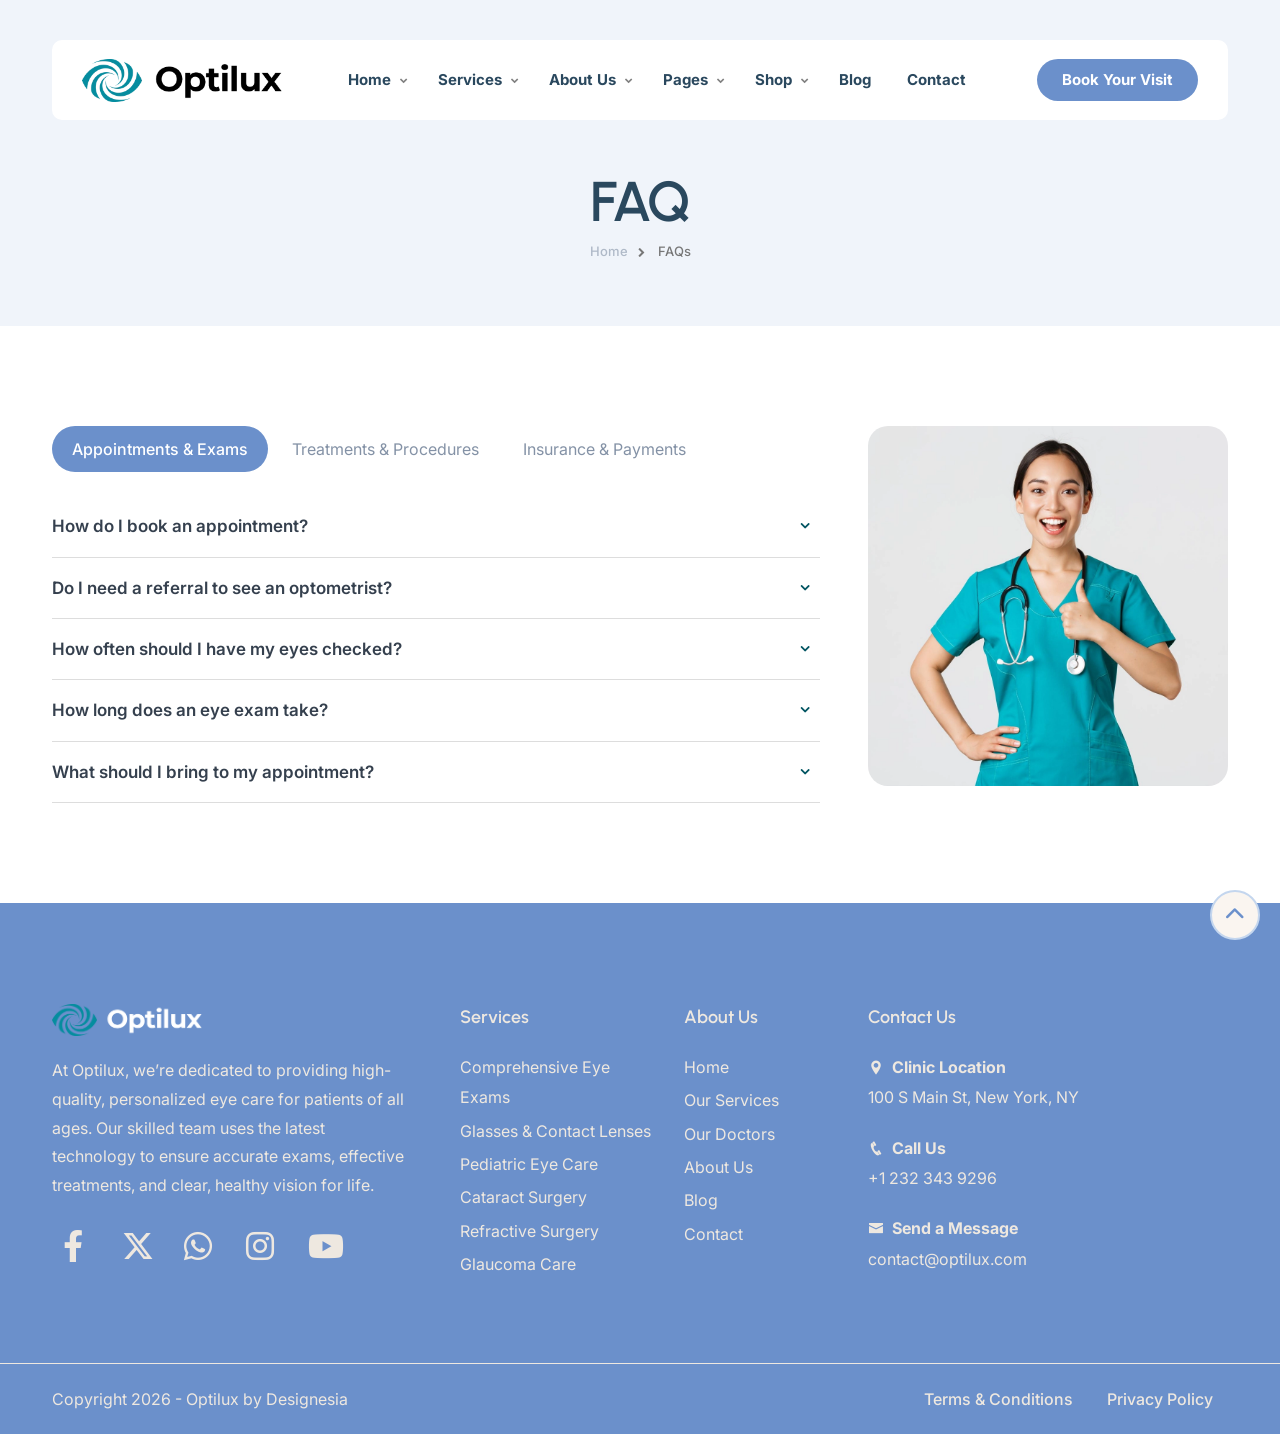
<file: Optilux/Optilux HTML/faq.html>
<!DOCTYPE html>
<html lang="en">

<head>
    <title>Optilux - Eye Clinic Optometrist and Optical Store HTML Template</title>
    <link rel="icon" href="images/icon.webp" type="image/gif" sizes="16x16">
    <meta content="text/html;charset=utf-8" http-equiv="Content-Type">
    <meta content="width=device-width, initial-scale=1.0" name="viewport" >
    <meta content="Optilux - Eye Clinic Optometrist and Optical Store HTML Template" name="description" >
    <meta content="" name="keywords">
    <meta content="" name="author">
   <!-- CSS Files
    ================================================== -->
    <link href="css/bootstrap.min.css" rel="stylesheet" type="text/css" id="bootstrap">
    <link href="css/plugins.css" rel="stylesheet" type="text/css" >
    <link href="css/style.css" rel="stylesheet" type="text/css" >
    <link href="css/coloring.css" rel="stylesheet" type="text/css" >
    <!-- color scheme -->
    <link id="colors" href="css/colors/scheme-01.css" rel="stylesheet" type="text/css" >

</head>

<body>
    <div id="wrapper">
        <a href="#" id="back-to-top"></a>
        
        <!-- page preloader begin -->
        <div id="de-loader"></div>
        <!-- page preloader close -->

        <!-- header begin -->
        <header class="transparent header-light header-float">
            <div class="container">
                <div class="row">
                    <div class="col-md-12">
                        <div class="header-inner">
                            <div class="de-flex">
                                <div class="de-flex-col">
                                    <!-- logo begin -->
                                    <div id="logo">
                                        <a href="index.html">
                                            <img class="logo-main" src="images/logo-dark.webp" alt="" >
                                            <img class="logo-scroll" src="images/logo-dark.webp" alt="" >
                                            <img class="logo-mobile" src="images/logo-dark.webp" alt="" >
                                        </a>
                                    </div>
                                    <!-- logo close -->
                                </div>

                                <div class="de-flex-col">
                                    <div class="de-flex-col header-col-mid">
                                        <ul id="mainmenu">
                                            <li><a class="menu-item" href="index.html">Home</a>
                                                <ul class="mega">
                                                    <li>
                                                        <div class="container">
                                                            <div class="sb-menu p-4">
                                                                <div class="row g-3">
                                                                    <div class="col-lg-2 col-md-4 col-sm-6 text-center">
                                                                        <div class="relative hover text-center overflow-hidden rounded-1 shadow-soft">
                                                                            <a class="p-0" href="index-6.html">
                                                                                <img src="images/demo/homepage-6.webp" class="w-100 relative hover-scale-1-1" alt="">
                                                                            </a>
                                                                        </div>
                                                                        <h6 class="mt-3">New: Homepage 6</h6>
                                                                    </div>
                                                                    
                                                                    <div class="col-lg-2 col-md-4 col-sm-6 text-center">
                                                                        <div class="relative hover text-center overflow-hidden rounded-1 shadow-soft">
                                                                            <a class="p-0" href="index.html">
                                                                                <img src="images/demo/homepage-1.webp" class="w-100 relative hover-scale-1-1" alt="">
                                                                            </a>
                                                                        </div>
                                                                        <h6 class="mt-3">Homepage 1</h6>
                                                                    </div>

                                                                    <div class="col-lg-2 col-md-4 col-sm-6 text-center">
                                                                        <div class="relative hover text-center overflow-hidden rounded-1 shadow-soft">
                                                                            <a class="p-0" href="index-2.html">
                                                                                <img src="images/demo/homepage-2.webp" class="w-100 relative hover-scale-1-1" alt="">
                                                                            </a>
                                                                        </div>
                                                                        <h6 class="mt-3">Homepage 2</h6>
                                                                    </div>

                                                                    <div class="col-lg-2 col-md-4 col-sm-6 text-center">
                                                                        <div class="relative hover text-center overflow-hidden rounded-1 shadow-soft">
                                                                            <a class="p-0" href="index-3.html">
                                                                                <img src="images/demo/homepage-3.webp" class="w-100 relative hover-scale-1-1" alt="">
                                                                            </a>
                                                                        </div>
                                                                        <h6 class="mt-3">Homepage 3</h6>
                                                                    </div>

                                                                    <div class="col-lg-2 col-md-4 col-sm-6 text-center">
                                                                        <div class="relative hover text-center overflow-hidden rounded-1 shadow-soft">
                                                                            <a class="p-0" href="index-4.html">
                                                                                <img src="images/demo/homepage-4.webp" class="w-100 relative hover-scale-1-1" alt="">
                                                                            </a>
                                                                        </div>
                                                                        <h6 class="mt-3">Homepage 4</h6>
                                                                    </div>

                                                                    <div class="col-lg-2 col-md-4 col-sm-6 text-center">
                                                                        <div class="relative hover text-center overflow-hidden rounded-1 shadow-soft">
                                                                            <a class="p-0" href="index-5.html">
                                                                                <img src="images/demo/homepage-5.webp" class="w-100 relative hover-scale-1-1" alt="">
                                                                            </a>
                                                                        </div>
                                                                        <h6 class="mt-3">Homepage 5</h6>
                                                                    </div>
                                                                </div>
                                                            </div>
                                                        </div>
                                                    </li>
                                                </ul>
                                            </li>
                                            <li><a class="menu-item" href="services.html">Services</a>
                                                <ul>
                                                    <li><a href="services.html">Services</a></li>
                                                    <li><a href="services-2.html">Services 2</a></li>
                                                    <li><a href="service-single.html">Service Single</a></li>
                                                    <li><a href="pricing.html">Pricing</a></li>
                                                </ul>
                                            </li>
                                            <li><a class="menu-item" href="#">About Us</a>
                                                <ul>
                                                    <li><a href="about.html">About Us</a></li>
                                                    <li><a href="our-doctors.html">Our Doctors</a></li>
                                                </ul>
                                            </li>
                                            <li><a class="menu-item" href="#">Pages</a>
                                                <ul>
                                                    <li><a href="faq.html">FAQ</a></li>
                                                    <li><a href="testimonials.html">Testimonials</a></li>
                                                </ul>
                                            </li>
                                            <li><a class="menu-item" href="shop.html">Shop</a>
                                                <ul>
                                                    <li><a href="shop.html">Shop</a></li>
                                                    <li><a href="shop-2.html">Shop 2</a></li>
                                                    <li><a href="shop-product-single.html">Product Single</a></li>
                                                </ul>
                                            </li>
                                            <li><a class="menu-item" href="blog.html">Blog</a></li>
                                            <li><a class="menu-item" href="contact.html">Contact</a></li>
                                        </ul>
                                    </div>
                                </div>

                                <div class="de-flex-col">
                                    <a class="btn-main fx-slide w-100" href="book-your-visit.html"><span>Book Your Visit</span></a>
                                    <div class="menu_side_area">
                                        <span id="menu-btn"></span>
                                    </div>
                                </div>
                            </div>
                        </div>
                    </div>
                </div>
            </div>
        </header>
        <!-- header close -->
        <!-- content begin -->
        <main>

            <div id="top"></div>

            <section id="subheader" class="bg-color-op-1">
                <div class="container relative z-2">
                    <div class="row gy-4 gx-5 align-items-center">
                        <div class="col-lg-12">
                            <h1 class="split">FAQ</h1>
                            <ul class="crumb wow fadeInUp">
                                <li><a href="index.html">Home</a></li>
                                <li class="active">FAQs</li>
                            </ul>   
                        </div>
                    </div>
                </div>
            </section>

            <section>
                <div class="container">
                    <div class="row g-4 gx-5 justify-content-center">
                        
                        <div class="col-lg-8">
                            <div class="de-tab">
                                <ul class="d-tab-nav mb-4">
                                    <li class="active-tab">Appointments & Exams</li>
                                    <li>Treatments & Procedures</li>
                                    <li>Insurance & Payments</li> <!-- New Tab -->
                                </ul>
                                <ul class="d-tab-content">
                                    <li>
                                        <div class="accordion">
                                            <div class="accordion-section">
                                                <div class="accordion-section-title" data-tab="#accordion-a1">
                                                    How do I book an appointment?
                                                </div>
                                                <div class="accordion-section-content" id="accordion-a1">
                                                    You can book online through our website or call our reception desk. Same-day emergency appointments may be available.
                                                </div>
                                                <div class="accordion-section-title" data-tab="#accordion-a2">
                                                    Do I need a referral to see an optometrist?
                                                </div>
                                                <div class="accordion-section-content" id="accordion-a2">
                                                    No referral is needed for routine eye exams. For specialized care, a referral from your doctor may be required.
                                                </div>
                                                <div class="accordion-section-title" data-tab="#accordion-a3">
                                                    How often should I have my eyes checked?
                                                </div>
                                                <div class="accordion-section-content" id="accordion-a3">
                                                    Adults should schedule an eye exam every 1–2 years, while children and seniors may require more frequent visits.
                                                </div>
                                                <div class="accordion-section-title" data-tab="#accordion-a4">
                                                    How long does an eye exam take?
                                                </div>
                                                <div class="accordion-section-content" id="accordion-a4">
                                                    A comprehensive eye exam usually takes 30–45 minutes, depending on the tests performed.
                                                </div>
                                                <div class="accordion-section-title" data-tab="#accordion-a5">
                                                    What should I bring to my appointment?
                                                </div>
                                                <div class="accordion-section-content" id="accordion-a5">
                                                    Please bring your ID, insurance card, current glasses or contact lenses, and a list of any medications you are taking.
                                                </div>
                                            </div>
                                        </div>
                                    </li>
                                    <li>
                                        <div class="accordion">
                                            <div class="accordion-section">
                                                <div class="accordion-section-title" data-tab="#accordion-b1">
                                                    Do you provide laser eye surgery?
                                                </div>
                                                <div class="accordion-section-content" id="accordion-b1">
                                                    Yes, we offer LASIK consultations and work with trusted surgeons for corrective eye surgery options.
                                                </div>
                                                <div class="accordion-section-title" data-tab="#accordion-b2">
                                                    What treatments are available for dry eyes?
                                                </div>
                                                <div class="accordion-section-content" id="accordion-b2">
                                                    We provide artificial tears, prescription medications, and advanced therapies such as punctal plugs.
                                                </div>
                                                <div class="accordion-section-title" data-tab="#accordion-b3">
                                                    Can I get prescription glasses on the same day?
                                                </div>
                                                <div class="accordion-section-content" id="accordion-b3">
                                                    In many cases, yes. We have an in-house optical lab that allows for same-day or next-day glasses service.
                                                </div>
                                                <div class="accordion-section-title" data-tab="#accordion-b4">
                                                    Do you treat eye diseases like glaucoma or cataracts?
                                                </div>
                                                <div class="accordion-section-content" id="accordion-b4">
                                                    Yes, our clinic diagnoses and manages glaucoma, cataracts, macular degeneration, and other eye conditions.
                                                </div>
                                                <div class="accordion-section-title" data-tab="#accordion-b5">
                                                    Are contact lenses safe for children?
                                                </div>
                                                <div class="accordion-section-content" id="accordion-b5">
                                                    Yes, with proper care and hygiene, contact lenses are safe for children as young as 10–12 years old.
                                                </div>
                                            </div>
                                        </div>
                                    </li>
                                    <!-- New Tab Content -->
                                    <li>
                                        <div class="accordion">
                                            <div class="accordion-section">
                                                <div class="accordion-section-title" data-tab="#accordion-c1">
                                                    Do you accept insurance plans?
                                                </div>
                                                <div class="accordion-section-content" id="accordion-c1">
                                                    Yes, we work with most major insurance providers. Please contact our office to confirm your coverage.
                                                </div>
                                                <div class="accordion-section-title" data-tab="#accordion-c2">
                                                    Can I pay without insurance?
                                                </div>
                                                <div class="accordion-section-content" id="accordion-c2">
                                                    Absolutely. We accept self-pay patients and offer flexible payment options.
                                                </div>
                                                <div class="accordion-section-title" data-tab="#accordion-c3">
                                                    What payment methods are available?
                                                </div>
                                                <div class="accordion-section-content" id="accordion-c3">
                                                    We accept cash, debit/credit cards, PayPal, and approved corporate billing accounts.
                                                </div>
                                                <div class="accordion-section-title" data-tab="#accordion-c4">
                                                    Do you offer financing for procedures?
                                                </div>
                                                <div class="accordion-section-content" id="accordion-c4">
                                                    Yes, financing and installment plans are available for certain treatments and procedures.
                                                </div>
                                            </div>
                                        </div>
                                    </li>
                                </ul>
                            </div>

                        </div>

                        <div class="col-lg-4">
                            <img src="images/misc/s1.webp" class="w-100 rounded-1" alt="">
                            
                        </div>
                    </div>
                </div>
            </section>
            
        </main>
        <!-- content close -->
        
        <!-- footer begin -->
        <footer class="section-dark">
            <div class="container">
                <div class="row gx-5">
                    <div class="col-lg-4 col-sm-6">
                        <img src="images/logo-white.webp" class="logo-footer" alt="" >
                        <div class="spacer-20"></div>
                        <p>At Optilux, we’re dedicated to providing high-quality, personalized eye care for patients of all ages. Our skilled team uses the latest technology to ensure accurate exams, effective treatments, and clear, healthy vision for life.</p>

                        <div class="social-icons mb-sm-30">
                            <a href="#"><i class="fa-brands fa-facebook-f"></i></a>
                            <a href="#"><i class="fa-brands fa-x-twitter"></i></a>
                            <a href="#"><i class="fa-brands fa-whatsapp"></i></a>
                            <a href="#"><i class="fa-brands fa-instagram"></i></a>
                            <a href="#"><i class="fa-brands fa-youtube"></i></a>
                        </div>
                    </div>
                    <div class="col-lg-4 col-sm-12 order-lg-1 order-sm-2">
                        <div class="row">
                            <div class="col-md-7">
                                <div class="widget">
                                    <h5>Services</h5>
                                    <ul>
                                        <li><a href="service-single.html">Comprehensive Eye Exams</a></li>
                                        <li><a href="service-single.html">Glasses & Contact Lenses</a></li>
                                        <li><a href="service-single.html">Pediatric Eye Care</a></li>
                                        <li><a href="service-single.html">Cataract Surgery</a></li>
                                        <li><a href="service-single.html">Refractive Surgery</a></li>
                                        <li><a href="service-single.html">Glaucoma Care</a></li>
                                    </ul>
                                </div>
                            </div>
                            <div class="col-lg-5">
                                <div class="widget">
                                    <h5>About Us</h5>
                                    <ul>                                        
                                        <li><a href="index.html">Home</a></li>
                                        <li><a href="services.html">Our Services</a></li>
                                        <li><a href="our-doctors.html">Our Doctors</a></li>
                                        <li><a href="about.html">About Us</a></li>
                                        <li><a href="blog.html">Blog</a></li>
                                        <li><a href="contact.html">Contact</a></li>
                                    </ul>
                                </div>
                            </div>
                        </div>
                    </div>
                    <div class="col-lg-4 col-sm-6 order-lg-2 order-sm-1">
                        <div class="widget">
                            <h5>Contact Us</h5>
                            <div class="fw-bold text-white"><i class="icofont-location-pin me-2 id-color"></i>Clinic Location</div>
                            100 S Main St, New York, NY

                            <div class="spacer-20"></div>

                            <div class="fw-bold text-white"><i class="icofont-phone me-2 id-color"></i>Call Us</div>
                            +1 232 343 9296

                            <div class="spacer-20"></div>

                            <div class="fw-bold text-white"><i class="icofont-envelope me-2 id-color"></i>Send a Message</div>
                            contact@optilux.com                            
                        </div>
                    </div>
                </div>
            </div>
            <div class="subfooter">
                <div class="container">
                    <div class="row">
                        <div class="col-md-12">
                            <div class="de-flex">
                                <div class="de-flex-col">
                                    Copyright 2026 - Optilux by Designesia
                                </div>
                                <ul class="menu-simple">
                                    <li><a href="#">Terms &amp; Conditions</a></li>
                                    <li><a href="#">Privacy Policy</a></li>
                                </ul>
                            </div>
                        </div>
                    </div>
                </div>
            </div>
        </footer>
        <!-- footer close -->
    </div>



    <!-- Javascript Files
    ================================================== -->
    <script src="js/plugins.js"></script>
    <script src="js/designesia.js"></script>

</body>

</html>
</file>
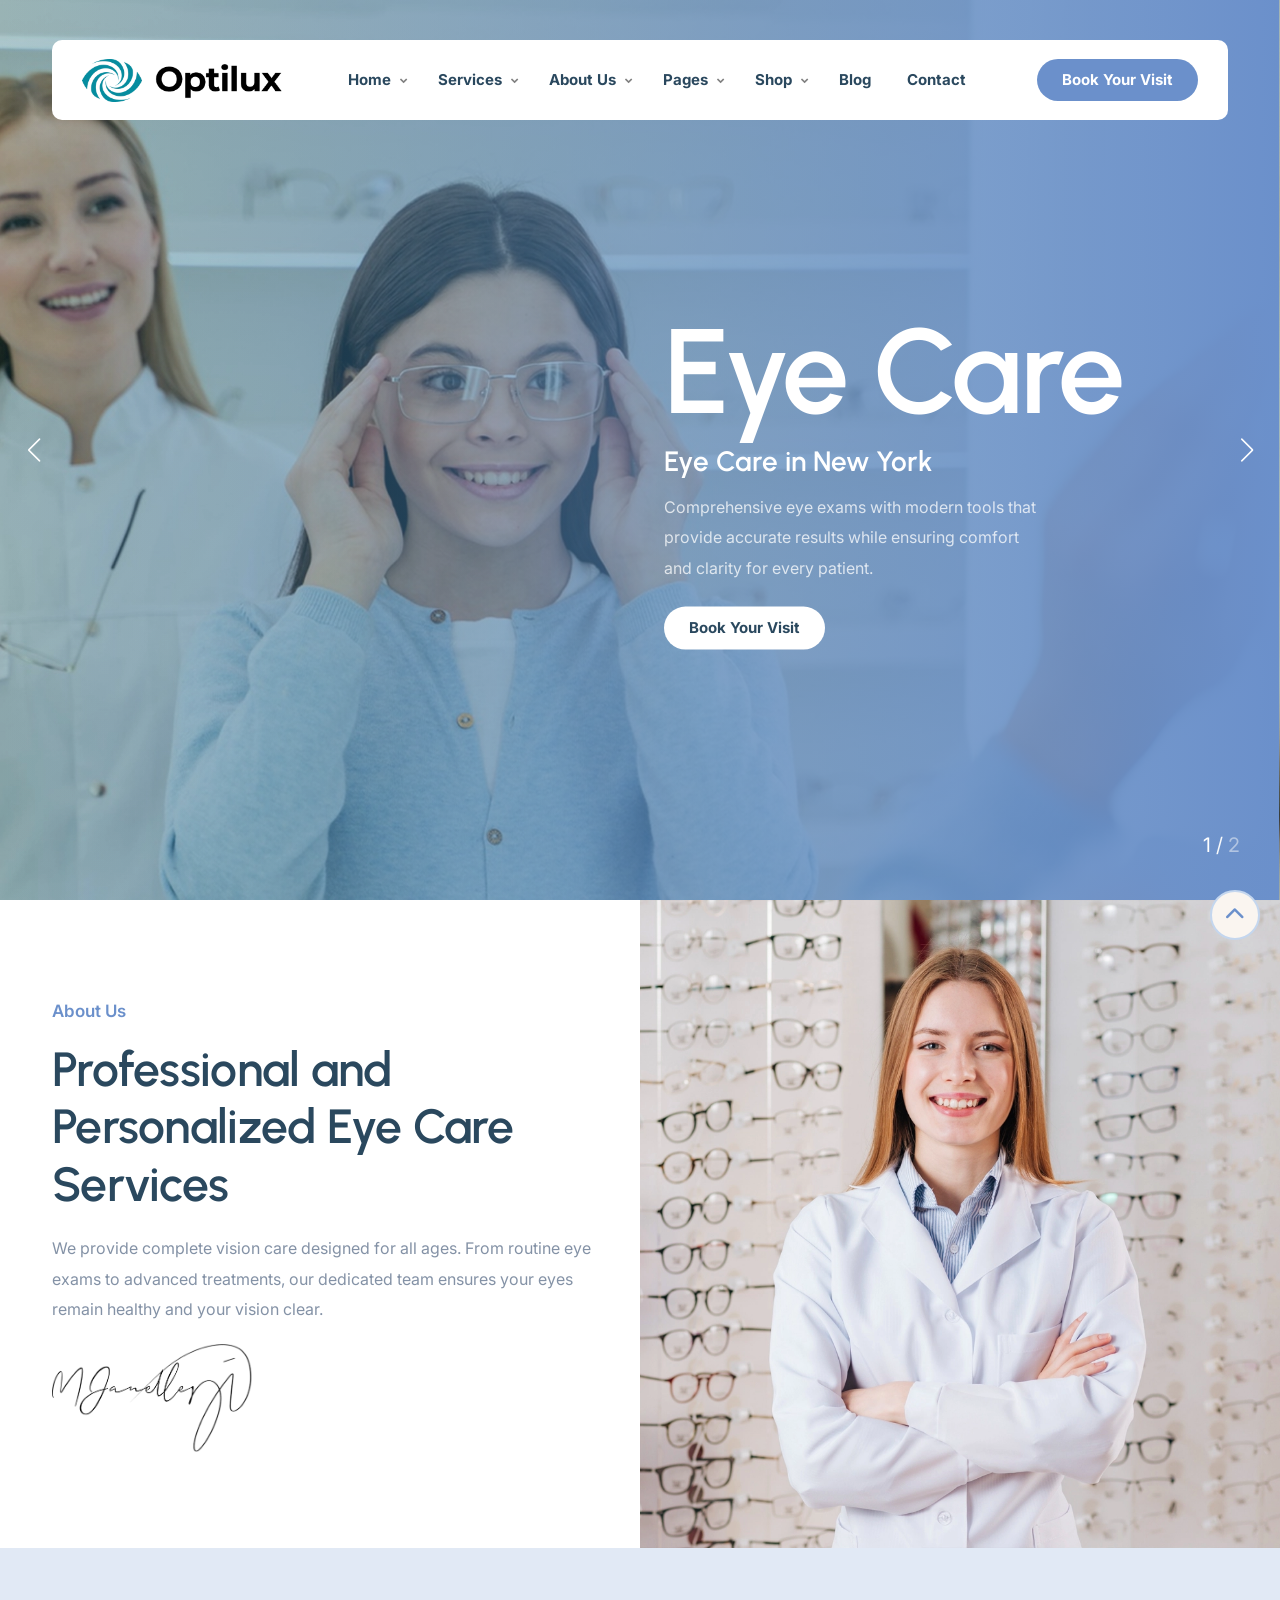
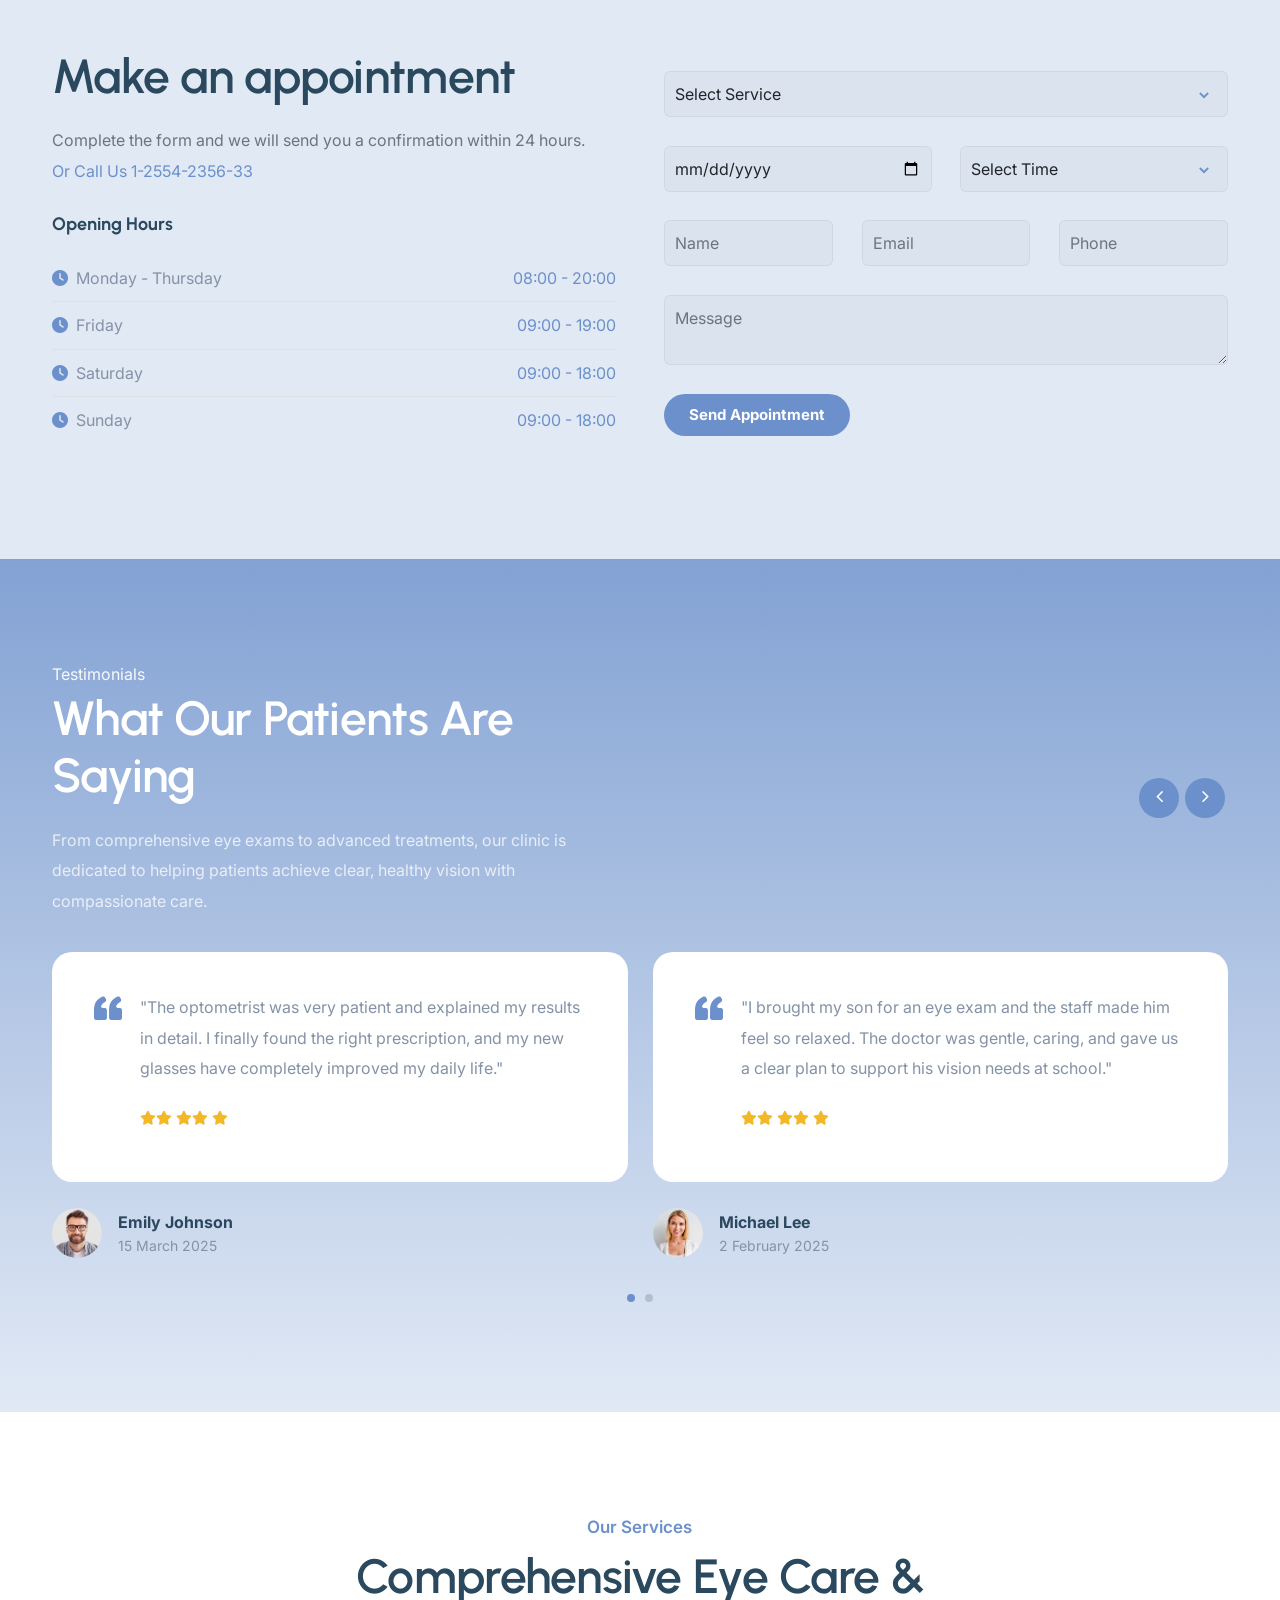
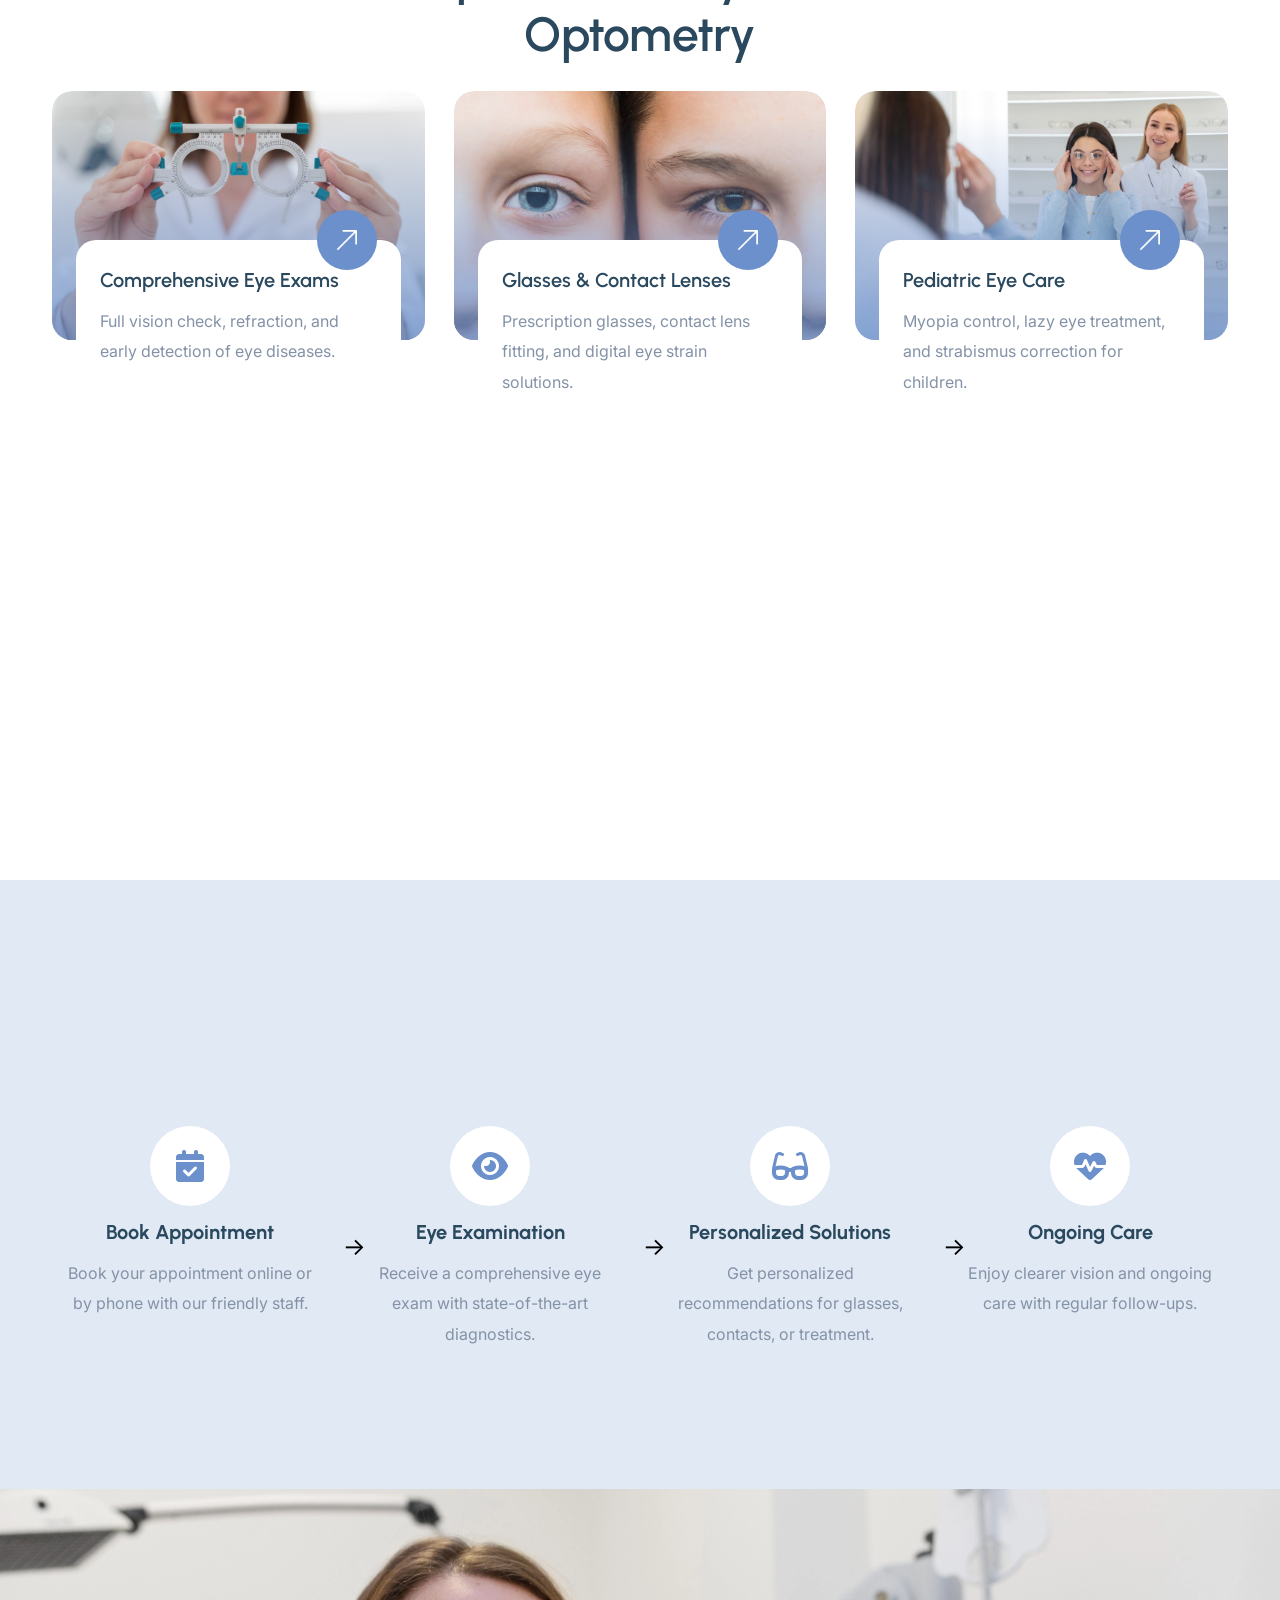
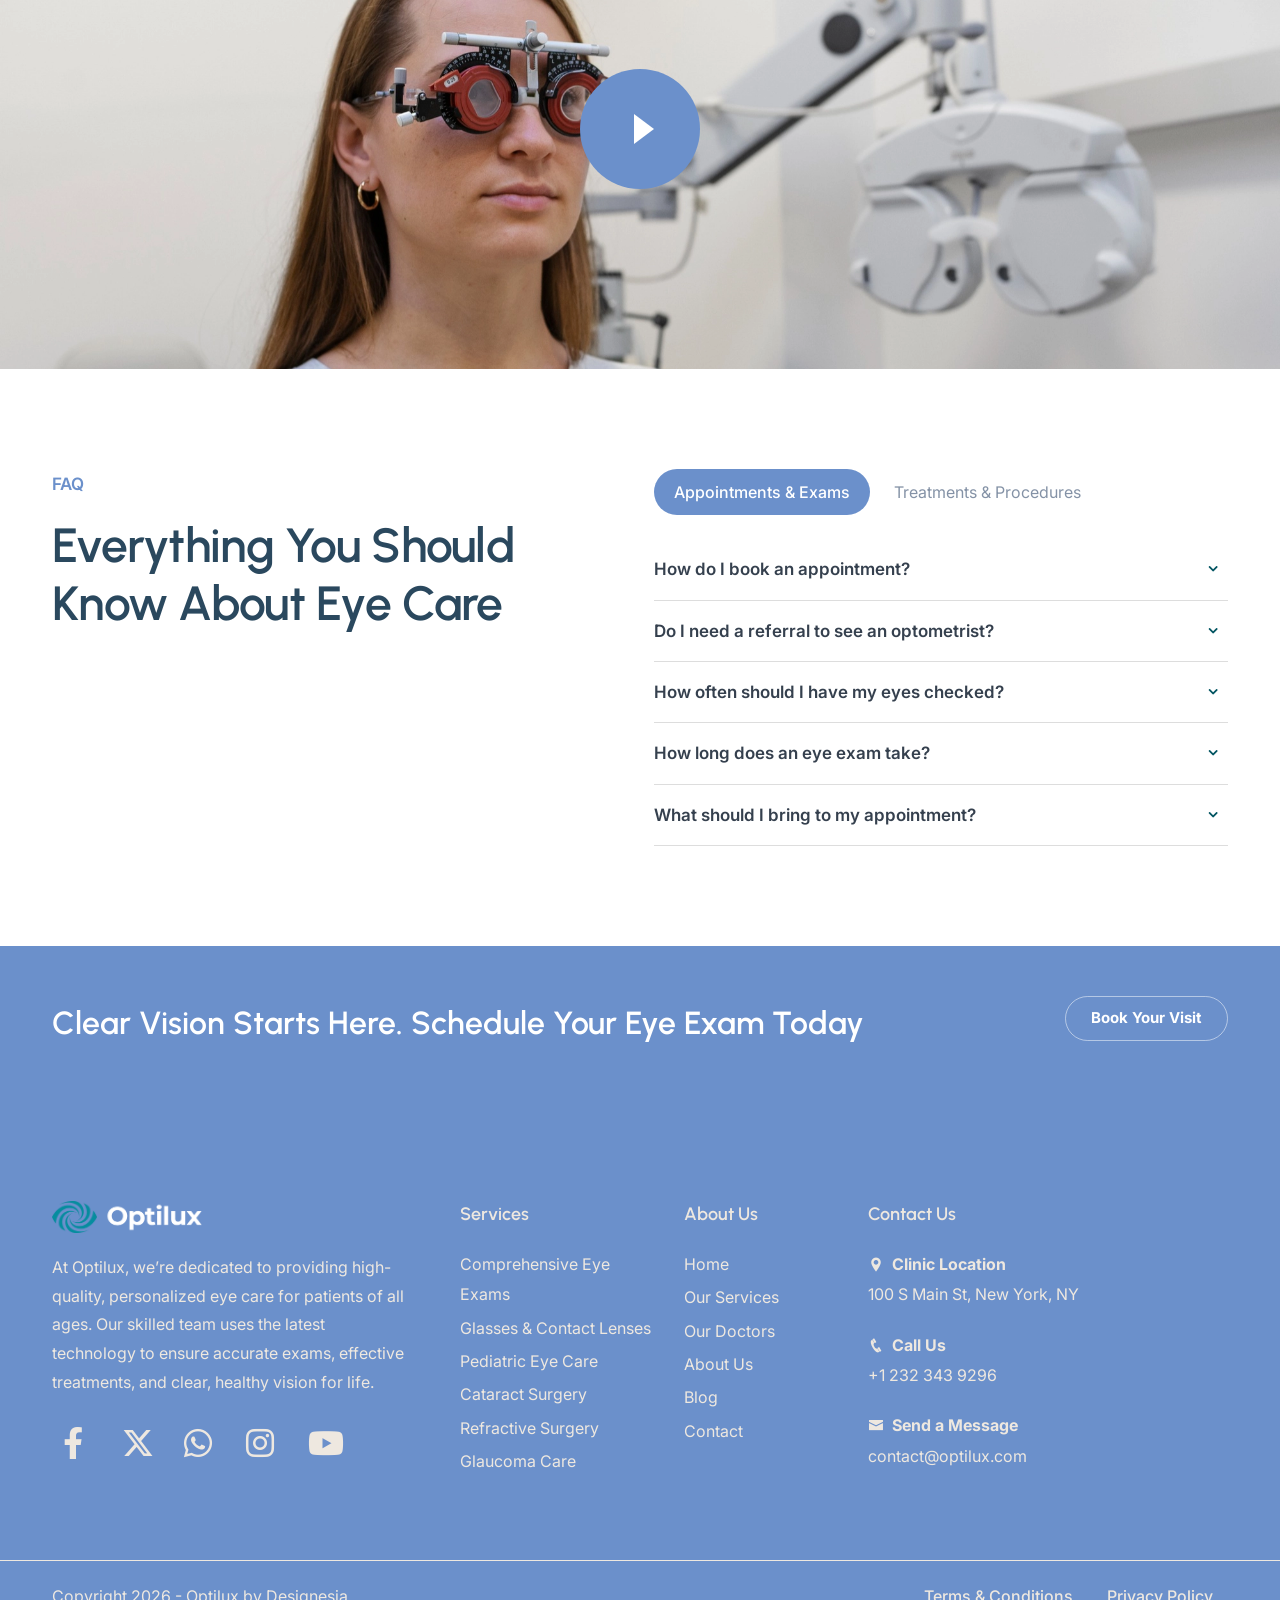
<file: Optilux/Optilux HTML/index-2.html>
<!DOCTYPE html>
<html lang="en">

<head>
    <title>Optilux - Eye Clinic Optometrist and Optical Store HTML Template</title>
    <link rel="icon" href="images/icon.webp" type="image/gif" sizes="16x16">
    <meta content="text/html;charset=utf-8" http-equiv="Content-Type">
    <meta content="width=device-width, initial-scale=1.0" name="viewport" >
    <meta content="Optilux - Eye Clinic Optometrist and Optical Store HTML Template" name="description" >
    <meta content="" name="keywords">
    <meta content="" name="author">
    <!-- CSS Files
    ================================================== -->
    <link href="css/bootstrap.min.css" rel="stylesheet" type="text/css" id="bootstrap">
    <link href="css/plugins.css" rel="stylesheet" type="text/css" >
    <link href="css/swiper.css" rel="stylesheet" type="text/css" >
    <link href="css/style.css" rel="stylesheet" type="text/css" >
    <link href="css/coloring.css" rel="stylesheet" type="text/css" >
    <!-- color scheme -->
    <link id="colors" href="css/colors/scheme-01.css" rel="stylesheet" type="text/css" >

</head>

<body>
    <div id="wrapper">
        <a href="#" id="back-to-top"></a>

        <!-- page preloader begin -->
        <div id="de-loader"></div>
        <!-- page preloader close -->

        <!-- header begin -->
        <header class="transparent header-light header-float">
            <div class="container">
                <div class="row">
                    <div class="col-md-12">
                        <div class="header-inner">
                            <div class="de-flex">
                                <div class="de-flex-col">
                                    <!-- logo begin -->
                                    <div id="logo">
                                        <a href="index.html">
                                            <img class="logo-main" src="images/logo-dark.webp" alt="" >
                                            <img class="logo-scroll" src="images/logo-dark.webp" alt="" >
                                            <img class="logo-mobile" src="images/logo-dark.webp" alt="" >
                                        </a>
                                    </div>
                                    <!-- logo close -->
                                </div>

                                <div class="de-flex-col">
                                    <div class="de-flex-col header-col-mid">
                                        <ul id="mainmenu">
                                            <li><a class="menu-item" href="index.html">Home</a>
                                                <ul class="mega">
                                                    <li>
                                                        <div class="container">
                                                            <div class="sb-menu p-4">
                                                                <div class="row g-3">
                                                                    <div class="col-lg-2 col-md-4 col-sm-6 text-center">
                                                                        <div class="relative hover text-center overflow-hidden rounded-1 shadow-soft">
                                                                            <a class="p-0" href="index-6.html">
                                                                                <img src="images/demo/homepage-6.webp" class="w-100 relative hover-scale-1-1" alt="">
                                                                            </a>
                                                                        </div>
                                                                        <h6 class="mt-3">New: Homepage 6</h6>
                                                                    </div>
                                                                    
                                                                    <div class="col-lg-2 col-md-4 col-sm-6 text-center">
                                                                        <div class="relative hover text-center overflow-hidden rounded-1 shadow-soft">
                                                                            <a class="p-0" href="index.html">
                                                                                <img src="images/demo/homepage-1.webp" class="w-100 relative hover-scale-1-1" alt="">
                                                                            </a>
                                                                        </div>
                                                                        <h6 class="mt-3">Homepage 1</h6>
                                                                    </div>

                                                                    <div class="col-lg-2 col-md-4 col-sm-6 text-center">
                                                                        <div class="relative hover text-center overflow-hidden rounded-1 shadow-soft">
                                                                            <a class="p-0" href="index-2.html">
                                                                                <img src="images/demo/homepage-2.webp" class="w-100 relative hover-scale-1-1" alt="">
                                                                            </a>
                                                                        </div>
                                                                        <h6 class="mt-3">Homepage 2</h6>
                                                                    </div>

                                                                    <div class="col-lg-2 col-md-4 col-sm-6 text-center">
                                                                        <div class="relative hover text-center overflow-hidden rounded-1 shadow-soft">
                                                                            <a class="p-0" href="index-3.html">
                                                                                <img src="images/demo/homepage-3.webp" class="w-100 relative hover-scale-1-1" alt="">
                                                                            </a>
                                                                        </div>
                                                                        <h6 class="mt-3">Homepage 3</h6>
                                                                    </div>

                                                                    <div class="col-lg-2 col-md-4 col-sm-6 text-center">
                                                                        <div class="relative hover text-center overflow-hidden rounded-1 shadow-soft">
                                                                            <a class="p-0" href="index-4.html">
                                                                                <img src="images/demo/homepage-4.webp" class="w-100 relative hover-scale-1-1" alt="">
                                                                            </a>
                                                                        </div>
                                                                        <h6 class="mt-3">Homepage 4</h6>
                                                                    </div>

                                                                    <div class="col-lg-2 col-md-4 col-sm-6 text-center">
                                                                        <div class="relative hover text-center overflow-hidden rounded-1 shadow-soft">
                                                                            <a class="p-0" href="index-5.html">
                                                                                <img src="images/demo/homepage-5.webp" class="w-100 relative hover-scale-1-1" alt="">
                                                                            </a>
                                                                        </div>
                                                                        <h6 class="mt-3">Homepage 5</h6>
                                                                    </div>
                                                                </div>
                                                            </div>
                                                        </div>
                                                    </li>
                                                </ul>
                                            </li>
                                            <li><a class="menu-item" href="services.html">Services</a>
                                                <ul>
                                                    <li><a href="services.html">Services</a></li>
                                                    <li><a href="services-2.html">Services 2</a></li>
                                                    <li><a href="service-single.html">Service Single</a></li>
                                                    <li><a href="pricing.html">Pricing</a></li>
                                                </ul>
                                            </li>
                                            <li><a class="menu-item" href="#">About Us</a>
                                                <ul>
                                                    <li><a href="about.html">About Us</a></li>
                                                    <li><a href="our-doctors.html">Our Doctors</a></li>
                                                </ul>
                                            </li>
                                            <li><a class="menu-item" href="#">Pages</a>
                                                <ul>
                                                    <li><a href="faq.html">FAQ</a></li>
                                                    <li><a href="testimonials.html">Testimonials</a></li>
                                                </ul>
                                            </li>
                                            <li><a class="menu-item" href="shop.html">Shop</a>
                                                <ul>
                                                    <li><a href="shop.html">Shop</a></li>
                                                    <li><a href="shop-2.html">Shop 2</a></li>
                                                    <li><a href="shop-product-single.html">Product Single</a></li>
                                                </ul>
                                            </li>
                                            <li><a class="menu-item" href="blog.html">Blog</a></li>
                                            <li><a class="menu-item" href="contact.html">Contact</a></li>
                                        </ul>
                                    </div>
                                </div>

                                <div class="de-flex-col">
                                    <a class="btn-main fx-slide w-100" href="book-your-visit.html"><span>Book Your Visit</span></a>
                                    <div class="menu_side_area">
                                        <span id="menu-btn"></span>
                                    </div>
                                </div>
                            </div>
                        </div>
                    </div>
                </div>
            </div>
        </header>
        <!-- header close -->
        <!-- content begin -->
        <main>
            <div id="top"></div>

            <section class="text-light no-top no-bottom">
                <div class="v-center">
                    <div class="swiper">
                      <!-- Additional required wrapper -->
                      <div class="swiper-wrapper">
                        <!-- Slides -->
                        <div class="swiper-slide">
                            <div class="swiper-inner" data-bgimage="url(images/slider/1.webp)">
                                <div class="sw-caption">
                                    <div class="container">
                                        <div class="row gx-5 align-items-center justify-content-end">
                                            <div class="col-lg-6"> 
                                                <div class="sw-text-wrapper">
                                                    <div class="spacer-double"></div>
                                                    <h1 class="fs-120 fs-sm-10vw mb-0">Eye Care</h1>
                                                    <h3>Eye Care in New York</h3>
                                                    <p class="mb-4 col-lg-8">Comprehensive eye exams with modern tools that provide accurate results while ensuring comfort and clarity for every patient.</p>
                                                    <a class="btn-main bg-white text-dark fx-slide" href="#"><span>Book Your Visit</span></a>                 
                                                </div>
                                            </div>
                                        </div>
                                    </div>
                                </div>
                                <div class="gradient-edge-end w-100 color"></div>
                                <div class="sw-overlay op-4"></div>
                            </div>
                        </div>

                        <!-- Slides -->
                        <div class="swiper-slide">
                            <div class="swiper-inner" data-bgimage="url(images/slider/2.webp)">
                                <div class="sw-caption">
                                    <div class="container">
                                        <div class="row gx-5 align-items-center justify-content-end">
                                            <div class="col-lg-6"> 
                                                <div class="sw-text-wrapper">
                                                    <div class="spacer-double"></div>
                                                    <h1 class="fs-120 fs-sm-10vw mb-0">Clear Sight</h1>
                                                    <h3>Eye Care in New York</h3>
                                                    <p class="mb-4 col-lg-8">From preventive screenings to corrective solutions, our team provides compassionate care with the latest technology for lasting eye wellness.</p>
                                                    <a class="btn-main bg-white text-dark fx-slide" href="#"><span>Visit Our Clinic</span></a>
                                                </div>
                                            </div>
                                        </div>
                                    </div>
                                </div>
                                <div class="gradient-edge-end w-100 color"></div>
                                <div class="sw-overlay op-4"></div>
                            </div>
                        </div>

                        

                      </div>
                      <!-- If we need pagination -->
                      <div class="swiper-pagination"></div>

                      <!-- If we need navigation buttons -->
                      <div class="swiper-button-prev"></div>
                      <div class="swiper-button-next"></div>
                    </div>
                </div>
            </section>

            

            <section class="no-top no-bottom overflow-hidden">
                <div class="container-fluid position-relative half-fluid">
                  <div class="container">
                    <div class="row">
                      <!-- Image -->
                      <div class="col-lg-6 position-lg-absolute right-half h-100">
                        <div class="image" data-bgimage="url(images/misc/s2.webp) center"></div>
                      </div>
                      <!-- Text -->
                      <div class="col-lg-6">
                            <div class="me-lg-3">
                                <div class="py-5 my-5 me-lg-3">
                                    <div class="subtitle s2 mb-3 wow fadeInUp" data-wow-delay=".0s">About Us</div>
                                    <h2 class="split" data-wow-delay=".2s">Professional and Personalized Eye Care Services</h2>
                                    <p class="wow fadeInUp" data-wow-delay=".4s">We provide complete vision care designed for all ages. From routine eye exams to advanced treatments, our dedicated team ensures your eyes remain healthy and your vision clear.</p>
                                    
                                    <img src="images/misc/signature.webp" class="w-200px" alt="">
                                </div>
                            </div>
                      </div>
                    </div>
                  </div>
                </div>
            </section>

            <section class="bg-color-op-2">
                <div class="container">
                  <div class="row g-4 gx-5 align-items-center">
                      <div class="col-lg-6">
                          <h2 class="split">Make an appointment</h2>
                          <p class="text-muted">
                            Complete the form and we will send you a confirmation within 24 hours.<br>
                            <a href="tel:12554235633" class="id-color fw-semibold">
                              Or Call Us 1-2554-2356-33
                            </a>
                          </p>

                          <h5 class="fw-bold mt-4">Opening Hours</h5>
                          <ul class="list-unstyled mt-3">
                            <li class="d-flex justify-content-between py-2 border-bottom">
                              <span><i class="fa-regular fa-clock me-2 id-color"></i>Monday - Thursday</span>
                              <span class="id-color fw-semibold">08:00 - 20:00</span>
                            </li>
                            <li class="d-flex justify-content-between py-2 border-bottom">
                              <span><i class="fa-regular fa-clock me-2 id-color"></i>Friday</span>
                              <span class="id-color fw-semibold">09:00 - 19:00</span>
                            </li>
                            <li class="d-flex justify-content-between py-2 border-bottom">
                              <span><i class="fa-regular fa-clock me-2 id-color"></i>Saturday</span>
                              <span class="id-color fw-semibold">09:00 - 18:00</span>
                            </li>
                            <li class="d-flex justify-content-between py-2">
                              <span><i class="fa-regular fa-clock me-2 id-color"></i>Sunday</span>
                              <span class="id-color fw-semibold">09:00 - 18:00</span>
                            </li>
                          </ul>

                      </div>

                      <div class="col-lg-6">
                          <div class="relative">
                              <div id="success_message_col" class='success p-40 h-100'>
                                  <h3>Thank you for booking your appointment</h3>
                                  <p>We have received your request and will be processing it shortly. Click button below if you want to make another order.</p>
                                  <a class="btn-main" href="book-your-visit.html">Re-submit</a>
                              </div>

                              <form name="bookingForm" id="booking_form" method="post" action="booking.php">
                                  
                                  <div class="row g-4">
                                      <div class="col-lg-12">
                                          <div class="relative">
                                              <select name="service" id="service" class="form-control">
                                                  <option disabled selected value>Select Service</option>
                                                  <option value="Comprehensive Eye Exams">Comprehensive Eye Exams</option>
                                                  <option value="Glasses & Contact Lenses">Glasses & Contact Lenses</option>
                                                  <option value="Pediatric Eye Care">Pediatric Eye Care</option>
                                                  <option value="Cataract Surgery">Cataract Surgery</option>
                                                  <option value="Refractive Surgery">Refractive Surgery</option>
                                                  <option value="Glaucoma Care">Glaucoma Care</option>
                                              </select>
                                              <i class="absolute top-0 end-0 id-color pt-3 pe-3 icofont-simple-down"></i>
                                          </div>
                                      </div>

                                      <div class="col-lg-6">
                                          <input type="date" name="pickup_date" id="pickup_date" class="form-control">
                                      </div>

                                      <div class="col-lg-6">
                                          <div class="relative">
                                              <select name="time" id="time" class="form-control">
                                                  <option disabled selected value>Select Time</option>
                                                  <option value="10:00">10:00</option>
                                                  <option value="11:00">11:00</option>
                                                  <option value="12:00">12:00</option>
                                                  <option value="13:00">13:00</option>
                                                  <option value="14:00">14:00</option>
                                                  <option value="15:00">15:00</option>
                                                  <option value="16:00">16:00</option>
                                                  <option value="17:00">17:00</option>
                                                  <option value="18:00">18:00</option>
                                                  <option value="19:00">19:00</option>
                                                  <option value="20:00">20:00</option>
                                              </select>
                                              <i class="absolute top-0 end-0 id-color pt-3 pe-3 icofont-simple-down"></i>
                                          </div>
                                      </div>

                                      <div class="col-lg-4">
                                          <input type="text" name="name" id="name" placeholder="Name" class="form-control" required>
                                      </div>

                                      <div class="col-lg-4">
                                          <input type="text" name="email" id="email" placeholder="Email" class="form-control" required>
                                      </div>

                                      <div class="col-lg-4">
                                          <input type="text" name="phone" id="phone" placeholder="Phone" class="form-control" required>
                                      </div>

                                      <div class="col-lg-12">
                                          <textarea name="message" id="message" class="form-control" placeholder="Message"></textarea>
                                      </div>

                                      <div class="col-lg-12">
                                          <div id='submit'>
                                              <input type='submit' id='send_message' value='Send Appointment' class="btn-main">
                                          </div>
                                      </div>
                                  </div>

                                  <div id="error_message" class='error'>
                                      Sorry there was an error sending your form.
                                  </div>

                              </form>
                          </div>
                      </div>
                  </div>
                </div>

            </section>

            <section class="bg-color-op-2 relative">
                <div class="gradient-edge-top color op-8 h-100"></div>
                <div class="container relative z-2">
                    <div class="row mb-3 g-4 align-items-center justify-content-between">
                        <div class="col-lg-6 text-light">
                            <div class="uptitle wow fadeInUp">Testimonials</div>
                            <h2 class="split">What Our Patients Are Saying</h2>
                            <p>From comprehensive eye exams to advanced treatments, our clinic is dedicated to helping patients achieve clear, healthy vision with compassionate care.</p>
                        </div>
                        <div class="col-lg-6">
                            <div class="relative">
                                <div class="de-custom-nav d-flex flex-end" data-target="#testimonial-carousel">
                                    <div class="d-prev circle"></div>
                                    <div class="d-next circle"></div>
                                </div>
                            </div>
                        </div>
                    </div>
                </div>
                <div class="container">
                    <div class="row g-4 align-items-center">
                        <div class="col-lg-12">
                            <div class="row">
                                <div id="testimonial-carousel" class="owl-carousel owl-theme owl-2-dots wow fadeInUp">
                                    <div class="item">
                                        <div class="bg-white relative rounded-1 p-40">
                                            <i class="fs-32 icofont-quote-left absolute start-40px id-color"></i>
                                            <div class="ps-5">
                                                <p>"The optometrist was very patient and explained my results in detail. I finally found the right prescription, and my new glasses have completely improved my daily life."</p>
                                                <div class="de-rating-ext mb-2">
                                                    <span class="d-stars">
                                                        <i class="fa fa-star"></i><i class="fa fa-star"></i>
                                                        <i class="fa fa-star"></i><i class="fa fa-star"></i>
                                                        <i class="fa fa-star"></i>
                                                    </span>
                                                    <span class="ms-2 text-white">5.0</span>
                                                </div>
                                            </div>
                                        </div>
                                        <div class="d-flex mt-4 align-items-center">
                                            <img class="w-50px circle me-3" alt="" src="images/testimonial/1.webp">
                                            <div class="mt-2">
                                                <div class="text-dark fw-bold lh-1">Emily Johnson</div>
                                                <small>15 March 2025</small>
                                            </div>
                                        </div>
                                    </div>
                                    <div class="item">
                                        <div class="bg-white relative rounded-1 p-40">
                                            <i class="fs-32 icofont-quote-left absolute start-40px id-color"></i>
                                            <div class="ps-5">
                                                <p>"I brought my son for an eye exam and the staff made him feel so relaxed. The doctor was gentle, caring, and gave us a clear plan to support his vision needs at school."</p>
                                                <div class="de-rating-ext mb-2">
                                                    <span class="d-stars">
                                                        <i class="fa fa-star"></i><i class="fa fa-star"></i>
                                                        <i class="fa fa-star"></i><i class="fa fa-star"></i>
                                                        <i class="fa fa-star"></i>
                                                    </span>
                                                    <span class="ms-2 text-white">5.0</span>
                                                </div>
                                            </div>
                                        </div>
                                        <div class="d-flex mt-4 align-items-center">
                                            <img class="w-50px circle me-3" alt="" src="images/testimonial/2.webp">
                                            <div class="mt-2">
                                                <div class="text-dark fw-bold lh-1">Michael Lee</div>
                                                <small>2 February 2025</small>
                                            </div>
                                        </div>
                                    </div>
                                    <div class="item">
                                        <div class="bg-white relative rounded-1 p-40">
                                            <i class="fs-32 icofont-quote-left absolute start-40px id-color"></i>
                                            <div class="ps-5">
                                                <p>"I struggled with dry eyes for years, but their treatment plan brought real relief. The clinic followed up regularly and ensured my eyes stayed comfortable and healthy."</p>
                                                <div class="de-rating-ext mb-2">
                                                    <span class="d-stars">
                                                        <i class="fa fa-star"></i><i class="fa fa-star"></i>
                                                        <i class="fa fa-star"></i><i class="fa fa-star"></i>
                                                        <i class="fa fa-star"></i>
                                                    </span>
                                                    <span class="ms-2 text-white">5.0</span>
                                                </div>
                                            </div>
                                        </div>
                                        <div class="d-flex mt-4 align-items-center">
                                            <img class="w-50px circle me-3" alt="" src="images/testimonial/3.webp">
                                            <div class="mt-2">
                                                <div class="text-dark fw-bold lh-1">Sophia Martinez</div>
                                                <small>20 January 2025</small>
                                            </div>
                                        </div>
                                    </div>
                                    <div class="item">
                                        <div class="bg-white relative rounded-1 p-40">
                                            <i class="fs-32 icofont-quote-left absolute start-40px id-color"></i>
                                            <div class="ps-5">
                                                <p>"The diagnostic equipment was modern and very accurate. The doctors explained everything clearly and gave me confidence in my eye health and ongoing treatment plan."</p>
                                                <div class="de-rating-ext mb-2">
                                                    <span class="d-stars">
                                                        <i class="fa fa-star"></i><i class="fa fa-star"></i>
                                                        <i class="fa fa-star"></i><i class="fa fa-star"></i>
                                                        <i class="fa fa-star"></i>
                                                    </span>
                                                    <span class="ms-2 text-white">5.0</span>
                                                </div>
                                            </div>
                                        </div>
                                        <div class="d-flex mt-4 align-items-center">
                                            <img class="w-50px circle me-3" alt="" src="images/testimonial/4.webp">
                                            <div class="mt-2">
                                                <div class="text-dark fw-bold lh-1">David Wilson</div>
                                                <small>8 December 2024</small>
                                            </div>
                                        </div>
                                    </div>
                                </div><!-- end carousel -->
                            </div>
                        </div>
                    </div>
                </div>
            </section>


            <section class="relative">
                <div class="container relative z-2">
                    <div class="row g-4 mb-2 justify-content-center">
                        <div class="col-lg-6 text-center">
                            <div class="subtitle s2 wow fadeInUp mb-2">Our Services</div>
                            <h2 class="split" data-wow-delay=".2s">Comprehensive Eye Care & Optometry</h2>
                        </div>
                    </div>
                    <div class="row g-4">
                        <div class="col-lg-4 col-sm-6 wow fadeInUp" data-wow-delay="0s">
                            <div class="hover">
                                <div class="relative overflow-hidden rounded-1">
                                    <a href="service-single.html" class="d-block hover">
                                        <div class="relative overflow-hidden rounded-1">
                                            <img src="images/services/1.webp" class="w-100 hover-scale-1-2" alt="">
                                            <div class="gradient-edge-bottom color h-90 op-8"></div>
                                        </div>
                                    
                                        <div class="p-4 relative bg-white rounded-1 mx-4 mt-min-100 z-2">
                                            <div class="abs top-0 end-0 mt-min-30 me-4 circle bg-color w-60px h-60px">
                                                <img src="images/misc/up-right-arrow.webp" class="w-60px p-20" alt="">
                                            </div>
                                            <h4>Comprehensive Eye Exams</h4>
                                            <p class="mb-0">Full vision check, refraction, and early detection of eye diseases.</p>
                                        </div>
                                    </a>
                                </div>
                            </div>
                        </div>

                        <div class="col-lg-4 col-sm-6 wow fadeInUp" data-wow-delay="0.2s">
                            <div class="hover">
                                <div class="relative overflow-hidden rounded-1">
                                    <a href="service-single.html" class="d-block hover">
                                        <div class="relative overflow-hidden rounded-1">
                                            <img src="images/services/2.webp" class="w-100 hover-scale-1-2" alt="">
                                            <div class="gradient-edge-bottom color h-90 op-8"></div>
                                        </div>
                                    
                                        <div class="p-4 relative bg-white rounded-1 mx-4 mt-min-100 z-2">
                                            <div class="abs top-0 end-0 mt-min-30 me-4 circle bg-color w-60px h-60px">
                                                <img src="images/misc/up-right-arrow.webp" class="w-60px p-20" alt="">
                                            </div>
                                            <h4>Glasses & Contact Lenses</h4>
                                            <p class="mb-0">Prescription glasses, contact lens fitting, and digital eye strain solutions.</p>
                                        </div>
                                    </a>
                                </div>
                            </div>
                        </div>

                        <div class="col-lg-4 col-sm-6 wow fadeInUp" data-wow-delay="0.4s">
                            <div class="hover">
                                <div class="relative overflow-hidden rounded-1">
                                    <a href="service-single.html" class="d-block hover">
                                        <div class="relative overflow-hidden rounded-1">
                                            <img src="images/services/3.webp" class="w-100 hover-scale-1-2" alt="">
                                            <div class="gradient-edge-bottom color h-90 op-8"></div>
                                        </div>
                                    
                                        <div class="p-4 relative bg-white rounded-1 mx-4 mt-min-100 z-2">
                                            <div class="abs top-0 end-0 mt-min-30 me-4 circle bg-color w-60px h-60px">
                                                <img src="images/misc/up-right-arrow.webp" class="w-60px p-20" alt="">
                                            </div>
                                            <h4>Pediatric Eye Care</h4>
                                            <p class="mb-0">Myopia control, lazy eye treatment, and strabismus correction for children.</p>
                                        </div>
                                    </a>
                                </div>
                            </div>
                        </div>

                        <div class="col-lg-4 col-sm-6 wow fadeInUp" data-wow-delay="0.6s">
                            <div class="hover">
                                <div class="relative overflow-hidden rounded-1">
                                    <a href="service-single.html" class="d-block hover">
                                        <div class="relative overflow-hidden rounded-1">
                                            <img src="images/services/4.webp" class="w-100 hover-scale-1-2" alt="">
                                            <div class="gradient-edge-bottom color h-90 op-8"></div>
                                        </div>
                                    
                                        <div class="p-4 relative bg-white rounded-1 mx-4 mt-min-100 z-2">
                                            <div class="abs top-0 end-0 mt-min-30 me-4 circle bg-color w-60px h-60px">
                                                <img src="images/misc/up-right-arrow.webp" class="w-60px p-20" alt="">
                                            </div>
                                            <h4>Cataract Surgery</h4>
                                            <p class="mb-0">Standard removal, premium intraocular lens, and laser-assisted surgery.</p>
                                        </div>
                                    </a>
                                </div>
                            </div>
                        </div>

                        <div class="col-lg-4 col-sm-6 wow fadeInUp" data-wow-delay="0.8s">
                            <div class="hover">
                                <div class="relative overflow-hidden rounded-1">
                                    <a href="service-single.html" class="d-block hover">
                                        <div class="relative overflow-hidden rounded-1">
                                            <img src="images/services/5.webp" class="w-100 hover-scale-1-2" alt="">
                                            <div class="gradient-edge-bottom color h-90 op-8"></div>
                                        </div>
                                    
                                        <div class="p-4 relative bg-white rounded-1 mx-4 mt-min-100 z-2">
                                            <div class="abs top-0 end-0 mt-min-30 me-4 circle bg-color w-60px h-60px">
                                                <img src="images/misc/up-right-arrow.webp" class="w-60px p-20" alt="">
                                            </div>
                                            <h4>Refractive Surgery</h4>
                                            <p class="mb-0">LASIK, PRK, and SMILE for permanent correction of vision problems.</p>
                                        </div>
                                    </a>
                                </div>
                            </div>
                        </div>

                        <div class="col-lg-4 col-sm-6 wow fadeInUp" data-wow-delay="1s">
                            <div class="hover">
                                <div class="relative overflow-hidden rounded-1">
                                    <a href="service-single.html" class="d-block hover">
                                        <div class="relative overflow-hidden rounded-1">
                                            <img src="images/services/6.webp" class="w-100 hover-scale-1-2" alt="">
                                            <div class="gradient-edge-bottom color h-90 op-8"></div>
                                        </div>
                                    
                                        <div class="p-4 relative bg-white rounded-1 mx-4 mt-min-100 z-2">
                                            <div class="abs top-0 end-0 mt-min-30 me-4 circle bg-color w-60px h-60px">
                                                <img src="images/misc/up-right-arrow.webp" class="w-60px p-20" alt="">
                                            </div>
                                            <h4>Glaucoma Care</h4>
                                            <p class="mb-0">Screening, monitoring eye pressure, laser therapy, and surgery.</p>
                                        </div>
                                    </a>
                                </div>
                            </div>
                        </div>
                    </div>
                </div>
            </section>

            <section class="bg-color-op-2 relative">
                <div class="container relative z-2">
                    <div class="row g-4">
                        <div class="col-lg-6 offset-lg-3 text-center">
                            <div class="subtitle wow fadeInUp">Our Process</div>
                            <h2 class="split" data-wow-delay=".2s">Clear Steps to Better Vision</h2>
                        </div>
                    </div>
                    <div class="row justify-content-center">
                        <div class="col-6 col-md-3 de-step de-step-arrow wow fadeInUp" data-wow-delay="0s">
                            <div class="de-step-icon bg-white id-color">
                                <i class="fas fa-calendar-check fa-2x"></i>
                            </div>
                            <h4 class="fw-bold">Book Appointment</h4>
                            <p>Book your appointment online or by phone with our friendly staff.</p>
                        </div>

                        <div class="col-6 col-md-3 de-step de-step-arrow wow fadeInUp" data-wow-delay="0.2s">
                            <div class="de-step-icon bg-white id-color">
                                <i class="fas fa-eye fa-2x"></i>
                            </div>
                            <h4 class="fw-bold">Eye Examination</h4>
                            <p>Receive a comprehensive eye exam with state-of-the-art diagnostics.</p>
                        </div>

                        <div class="col-6 col-md-3 de-step de-step-arrow wow fadeInUp" data-wow-delay="0.4s">
                            <div class="de-step-icon bg-white id-color">
                                <i class="fas fa-glasses fa-2x"></i>
                            </div>
                            <h4 class="fw-bold">Personalized Solutions</h4>
                            <p>Get personalized recommendations for glasses, contacts, or treatment.</p>
                        </div>

                        <div class="col-6 col-md-3 de-step wow fadeInUp" data-wow-delay="0.6s">
                            <div class="de-step-icon bg-white id-color">
                                <i class="fas fa-heartbeat fa-2x"></i>
                            </div>
                            <h4 class="fw-bold">Ongoing Care</h4>
                            <p>Enjoy clearer vision and ongoing care with regular follow-ups.</p>
                        </div>
                    </div>

                </div>
            </section>

            <section aria-label="section" class="p-0">
                <div class="container-fluid">
                    <div class="row">
                        <div class="col-lg-12">
                            <a class="d-block hover popup-youtube" href="https://www.youtube.com/watch?v=2M6qSUQrMBk">
                                <div class="relative overflow-hidden">
                                    <div class="absolute start-0 w-100 abs-middle fs-36 text-white text-center z-2">
                                        <div class="player bg-color border-0 circle wow scaleIn"><span></span></div>
                                    </div> 
                                    <div class="absolute w-100 h-100 top-0 bg-dark hover-op-05"></div>
                                    <img src="images/background/5.webp" class="w-100 hover-scale-1-1" alt="">
                                </div>
                            </a>
                        </div>
                    </div>
                </div>
            </section>

            <section>
                <div class="container">
                    <div class="row g-4">
                        <div class="col-lg-6">
                            <div class="subtitle id-color">FAQ</div>
                            <h2 class="split">
                                Everything You Should Know About Eye Care
                            </h2>
                        </div>
                        <div class="col-lg-6">
                            <div class="de-tab">
                                <ul class="d-tab-nav mb-4">
                                    <li class="active-tab">Appointments & Exams</li>
                                    <li>Treatments & Procedures</li>
                                </ul>
                                <ul class="d-tab-content">
                                    <li>
                                        <div class="accordion">
                                            <div class="accordion-section">
                                                <div class="accordion-section-title" data-tab="#accordion-a1">
                                                    How do I book an appointment?
                                                </div>
                                                <div class="accordion-section-content" id="accordion-a1">
                                                    You can book online through our website or call our reception desk. Same-day emergency appointments may be available.
                                                </div>
                                                <div class="accordion-section-title" data-tab="#accordion-a2">
                                                    Do I need a referral to see an optometrist?
                                                </div>
                                                <div class="accordion-section-content" id="accordion-a2">
                                                    No referral is needed for routine eye exams. For specialized care, a referral from your doctor may be required.
                                                </div>
                                                <div class="accordion-section-title" data-tab="#accordion-a3">
                                                    How often should I have my eyes checked?
                                                </div>
                                                <div class="accordion-section-content" id="accordion-a3">
                                                    Adults should schedule an eye exam every 1–2 years, while children and seniors may require more frequent visits.
                                                </div>
                                                <div class="accordion-section-title" data-tab="#accordion-a4">
                                                    How long does an eye exam take?
                                                </div>
                                                <div class="accordion-section-content" id="accordion-a4">
                                                    A comprehensive eye exam usually takes 30–45 minutes, depending on the tests performed.
                                                </div>
                                                <div class="accordion-section-title" data-tab="#accordion-a5">
                                                    What should I bring to my appointment?
                                                </div>
                                                <div class="accordion-section-content" id="accordion-a5">
                                                    Please bring your ID, insurance card, current glasses or contact lenses, and a list of any medications you are taking.
                                                </div>
                                            </div>
                                        </div>
                                    </li>
                                    <li>
                                        <div class="accordion">
                                            <div class="accordion-section">
                                                <div class="accordion-section-title" data-tab="#accordion-b1">
                                                    Do you provide laser eye surgery?
                                                </div>
                                                <div class="accordion-section-content" id="accordion-b1">
                                                    Yes, we offer LASIK consultations and work with trusted surgeons for corrective eye surgery options.
                                                </div>
                                                <div class="accordion-section-title" data-tab="#accordion-b2">
                                                    What treatments are available for dry eyes?
                                                </div>
                                                <div class="accordion-section-content" id="accordion-b2">
                                                    We provide artificial tears, prescription medications, and advanced therapies such as punctal plugs.
                                                </div>
                                                <div class="accordion-section-title" data-tab="#accordion-b3">
                                                    Can I get prescription glasses on the same day?
                                                </div>
                                                <div class="accordion-section-content" id="accordion-b3">
                                                    In many cases, yes. We have an in-house optical lab that allows for same-day or next-day glasses service.
                                                </div>
                                                <div class="accordion-section-title" data-tab="#accordion-b4">
                                                    Do you treat eye diseases like glaucoma or cataracts?
                                                </div>
                                                <div class="accordion-section-content" id="accordion-b4">
                                                    Yes, our clinic diagnoses and manages glaucoma, cataracts, macular degeneration, and other eye conditions.
                                                </div>
                                                <div class="accordion-section-title" data-tab="#accordion-b5">
                                                    Are contact lenses safe for children?
                                                </div>
                                                <div class="accordion-section-content" id="accordion-b5">
                                                    Yes, with proper care and hygiene, contact lenses are safe for children as young as 10–12 years old.
                                                </div>
                                            </div>
                                        </div>
                                    </li>
                                </ul>
                            </div>
                        </div>
                    </div>
                </div>
            </section>
            
            <section class="bg-color relative text-light pt-50 pb-50">
                <div class="container relative z-2">
                    <div class="row g-4 align-items-center">
                        <div class="col-md-9">
                            <h3 class="mb-0 fs-32 split">Clear Vision Starts Here. Schedule Your Eye Exam Today</h3>
                        </div>
                        <div class="col-lg-3 text-lg-end">
                            <a class="btn-main btn-line fx-slide" href="book-your-visit.html"><span>Book Your Visit</span></a>
                        </div>
                    </div>
                </div>
            </section>


        </main>
        <!-- content close -->

        <!-- footer begin -->
        <footer class="section-dark">
            <div class="container">
                <div class="row gx-5">
                    <div class="col-lg-4 col-sm-6">
                        <img src="images/logo-white.webp" class="logo-footer" alt="" >
                        <div class="spacer-20"></div>
                        <p>At Optilux, we’re dedicated to providing high-quality, personalized eye care for patients of all ages. Our skilled team uses the latest technology to ensure accurate exams, effective treatments, and clear, healthy vision for life.</p>

                        <div class="social-icons mb-sm-30">
                            <a href="#"><i class="fa-brands fa-facebook-f"></i></a>
                            <a href="#"><i class="fa-brands fa-x-twitter"></i></a>
                            <a href="#"><i class="fa-brands fa-whatsapp"></i></a>
                            <a href="#"><i class="fa-brands fa-instagram"></i></a>
                            <a href="#"><i class="fa-brands fa-youtube"></i></a>
                        </div>
                    </div>
                    <div class="col-lg-4 col-sm-12 order-lg-1 order-sm-2">
                        <div class="row">
                            <div class="col-md-7">
                                <div class="widget">
                                    <h5>Services</h5>
                                    <ul>
                                        <li><a href="service-single.html">Comprehensive Eye Exams</a></li>
                                        <li><a href="service-single.html">Glasses & Contact Lenses</a></li>
                                        <li><a href="service-single.html">Pediatric Eye Care</a></li>
                                        <li><a href="service-single.html">Cataract Surgery</a></li>
                                        <li><a href="service-single.html">Refractive Surgery</a></li>
                                        <li><a href="service-single.html">Glaucoma Care</a></li>
                                    </ul>
                                </div>
                            </div>
                            <div class="col-lg-5">
                                <div class="widget">
                                    <h5>About Us</h5>
                                    <ul>                                        
                                        <li><a href="index.html">Home</a></li>
                                        <li><a href="services.html">Our Services</a></li>
                                        <li><a href="our-doctors.html">Our Doctors</a></li>
                                        <li><a href="about.html">About Us</a></li>
                                        <li><a href="blog.html">Blog</a></li>
                                        <li><a href="contact.html">Contact</a></li>
                                    </ul>
                                </div>
                            </div>
                        </div>
                    </div>
                    <div class="col-lg-4 col-sm-6 order-lg-2 order-sm-1">
                        <div class="widget">
                            <h5>Contact Us</h5>
                            <div class="fw-bold text-white"><i class="icofont-location-pin me-2 id-color"></i>Clinic Location</div>
                            100 S Main St, New York, NY

                            <div class="spacer-20"></div>

                            <div class="fw-bold text-white"><i class="icofont-phone me-2 id-color"></i>Call Us</div>
                            +1 232 343 9296

                            <div class="spacer-20"></div>

                            <div class="fw-bold text-white"><i class="icofont-envelope me-2 id-color"></i>Send a Message</div>
                            contact@optilux.com                            
                        </div>
                    </div>
                </div>
            </div>
            <div class="subfooter">
                <div class="container">
                    <div class="row">
                        <div class="col-md-12">
                            <div class="de-flex">
                                <div class="de-flex-col">
                                    Copyright 2026 - Optilux by Designesia
                                </div>
                                <ul class="menu-simple">
                                    <li><a href="#">Terms &amp; Conditions</a></li>
                                    <li><a href="#">Privacy Policy</a></li>
                                </ul>
                            </div>
                        </div>
                    </div>
                </div>
            </div>
        </footer>
        <!-- footer close -->
    </div>



    <!-- Javascript Files
    ================================================== -->
    <script src="js/plugins.js"></script>
    <script src="js/designesia.js"></script>

    <!-- swiper slider -->
    <script src="js/swiper.js"></script>
    <script src="js/custom-swiper.js"></script>
    <script src="js/validation-booking.js"></script>

</body>

</html>
</file>
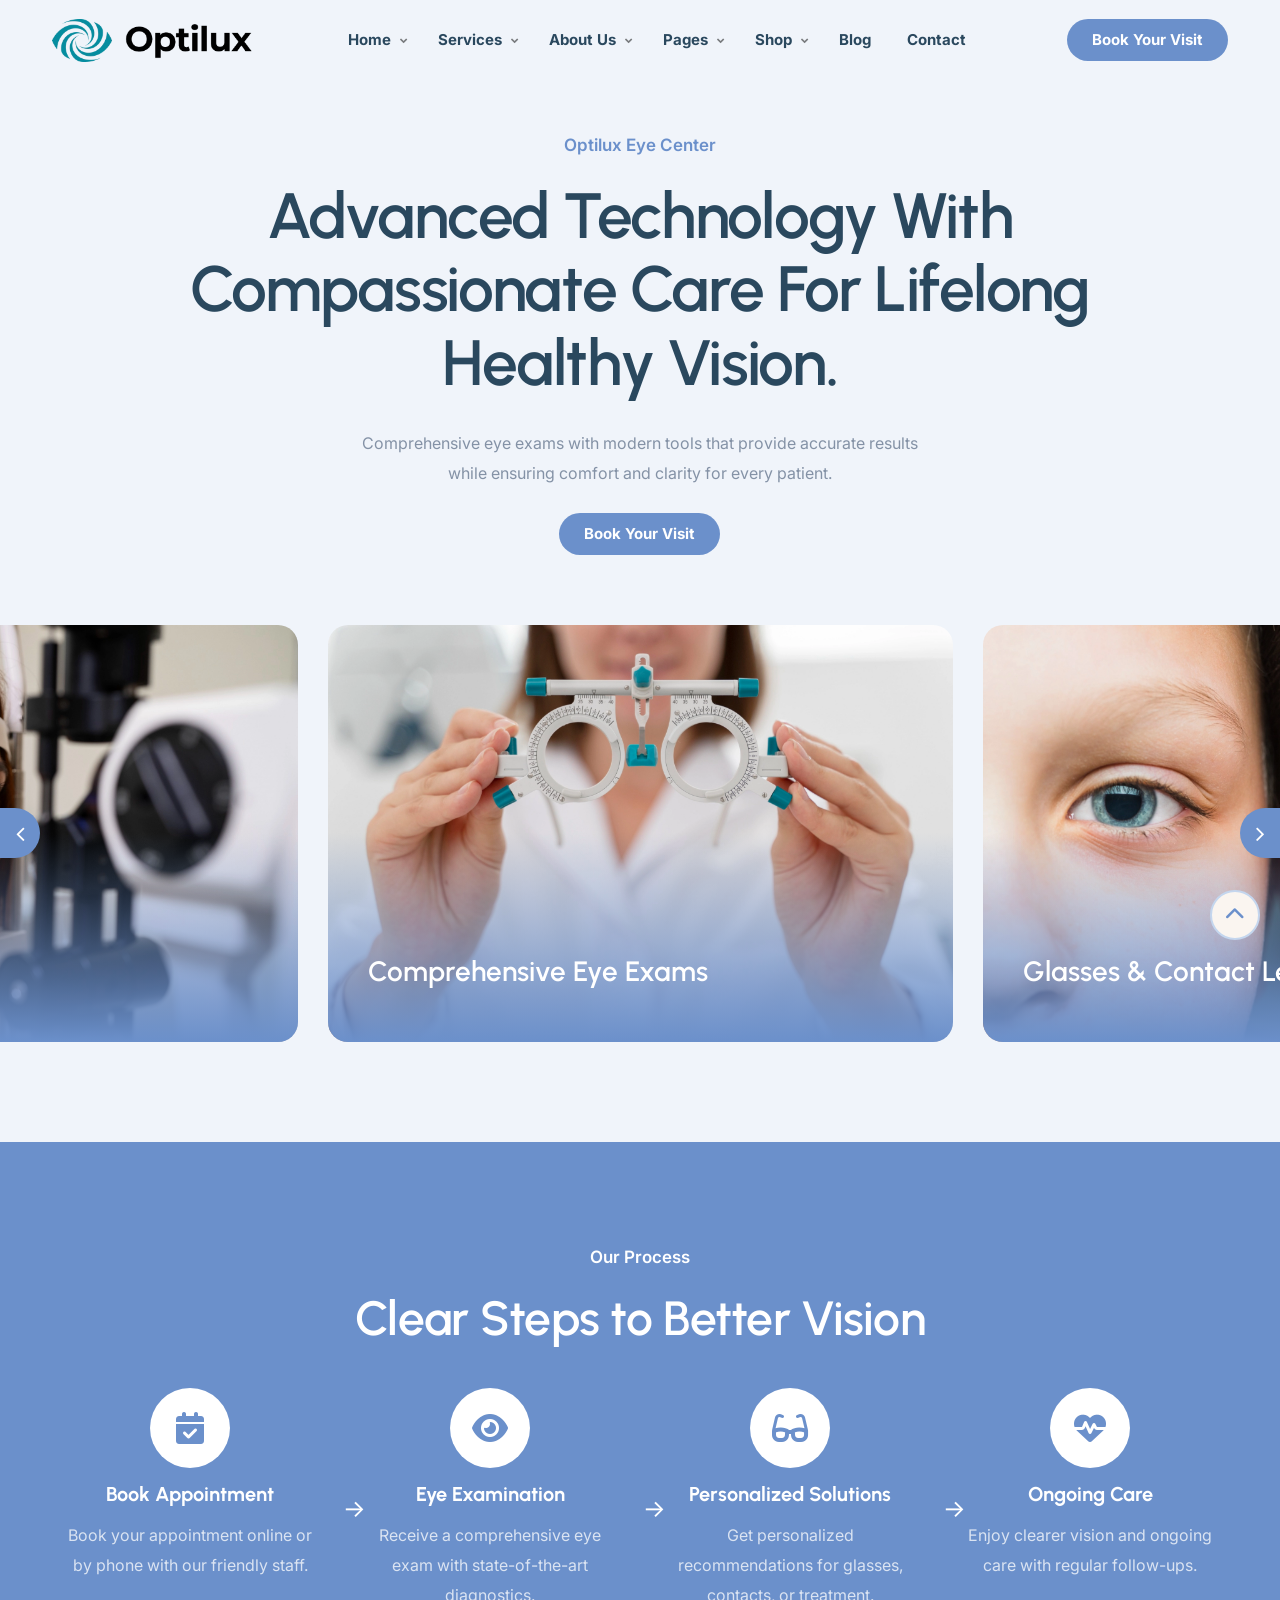
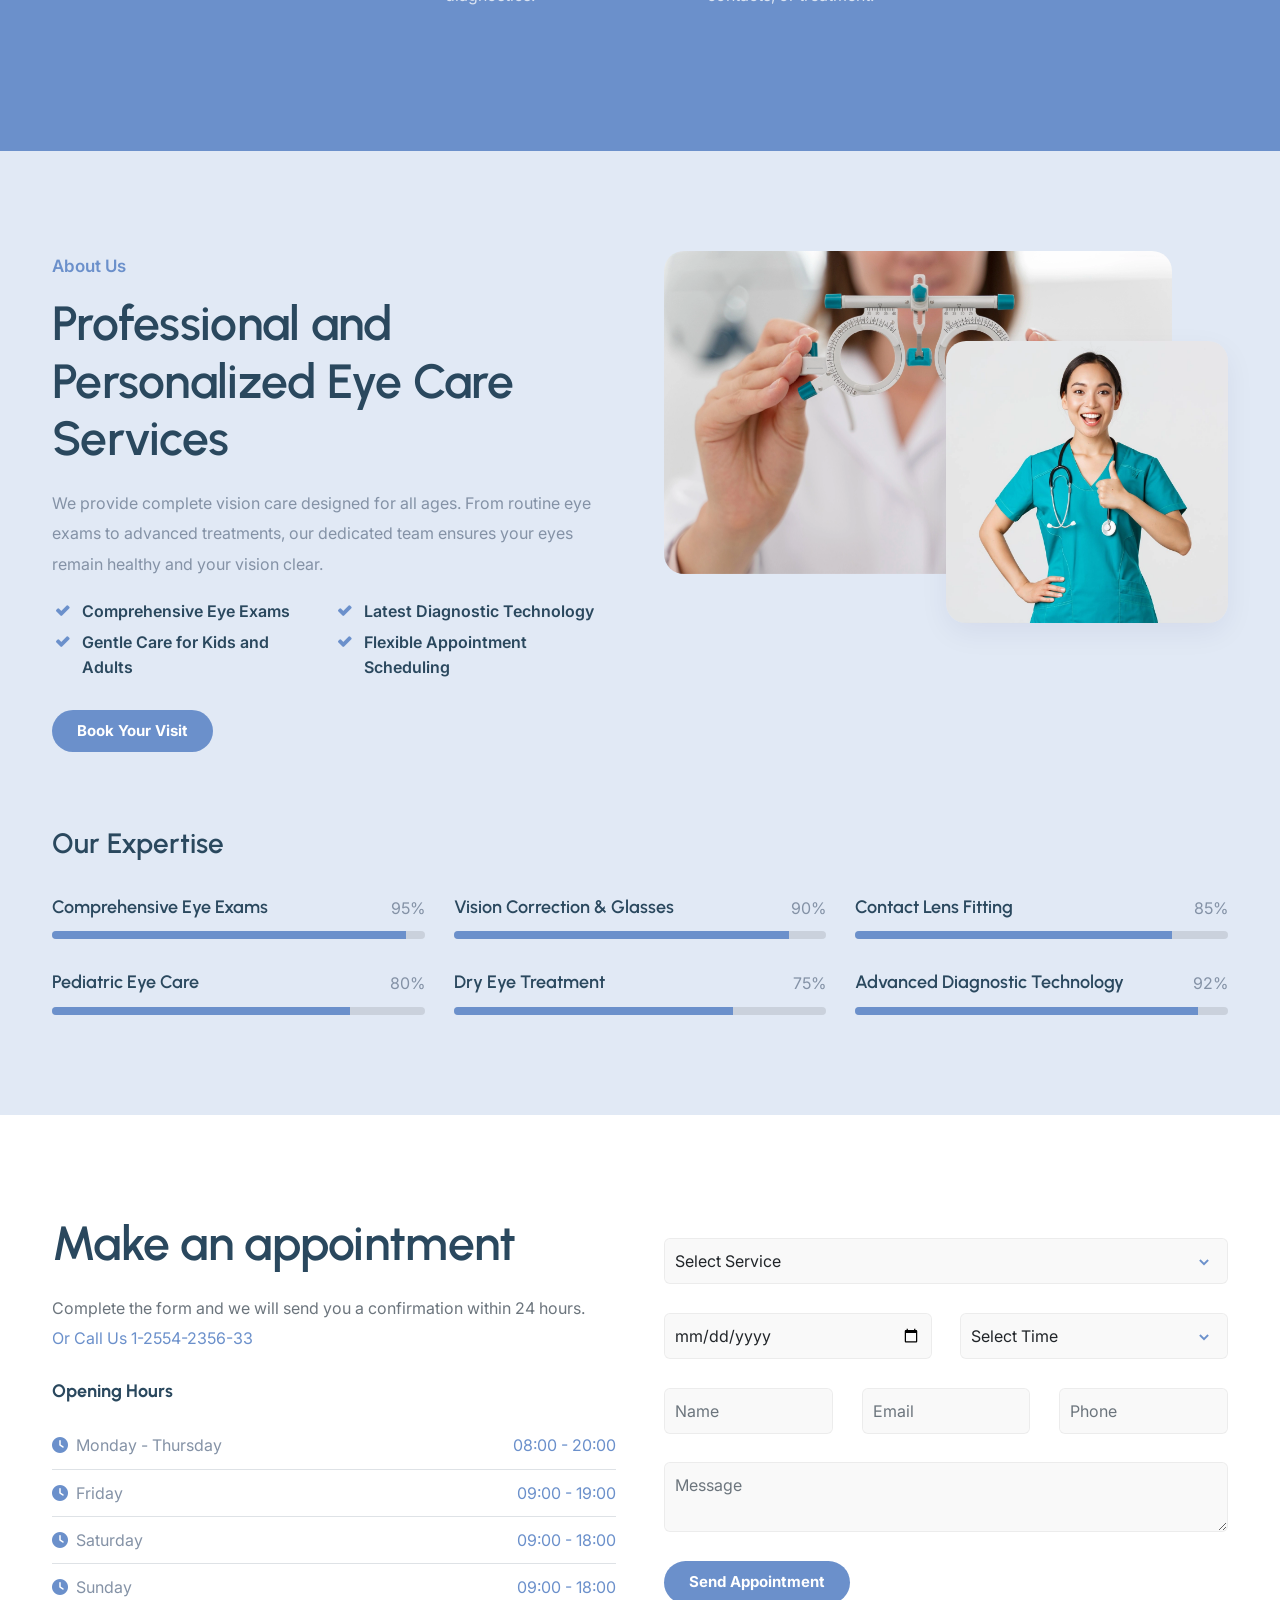
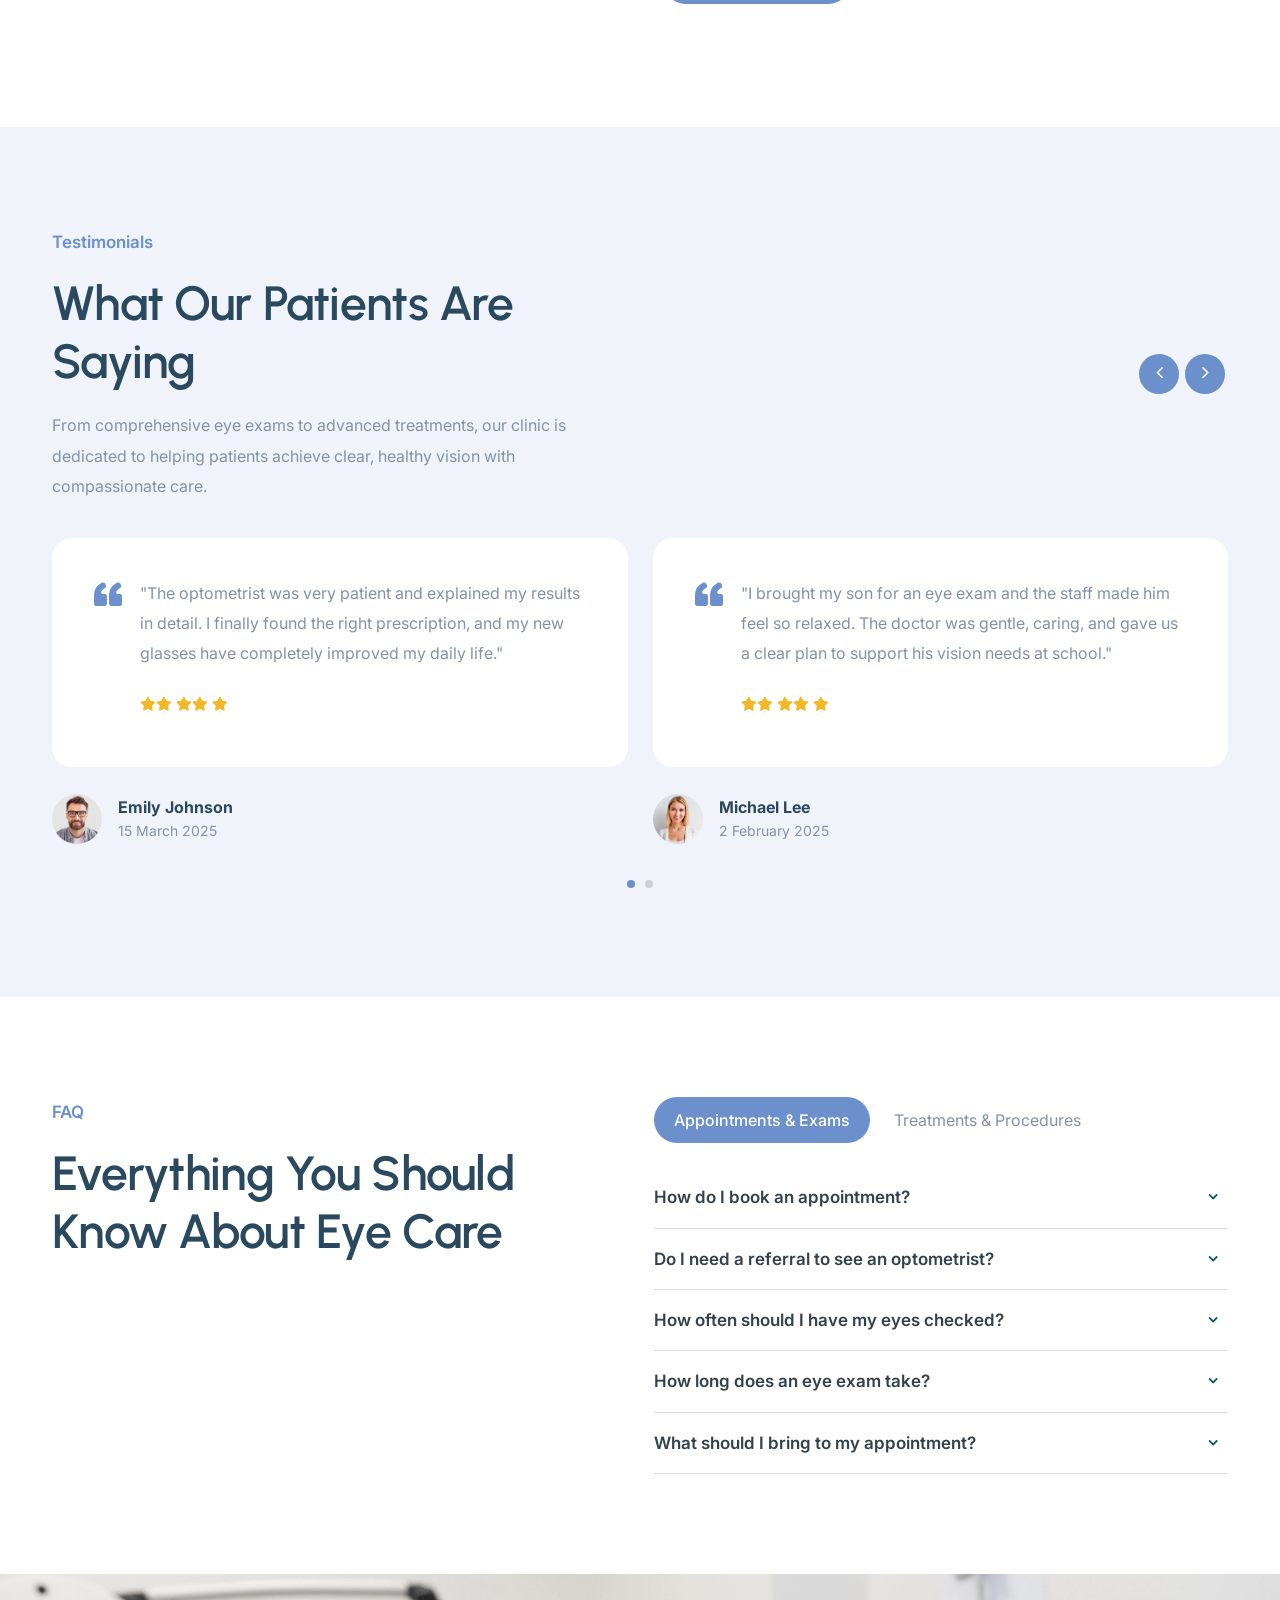
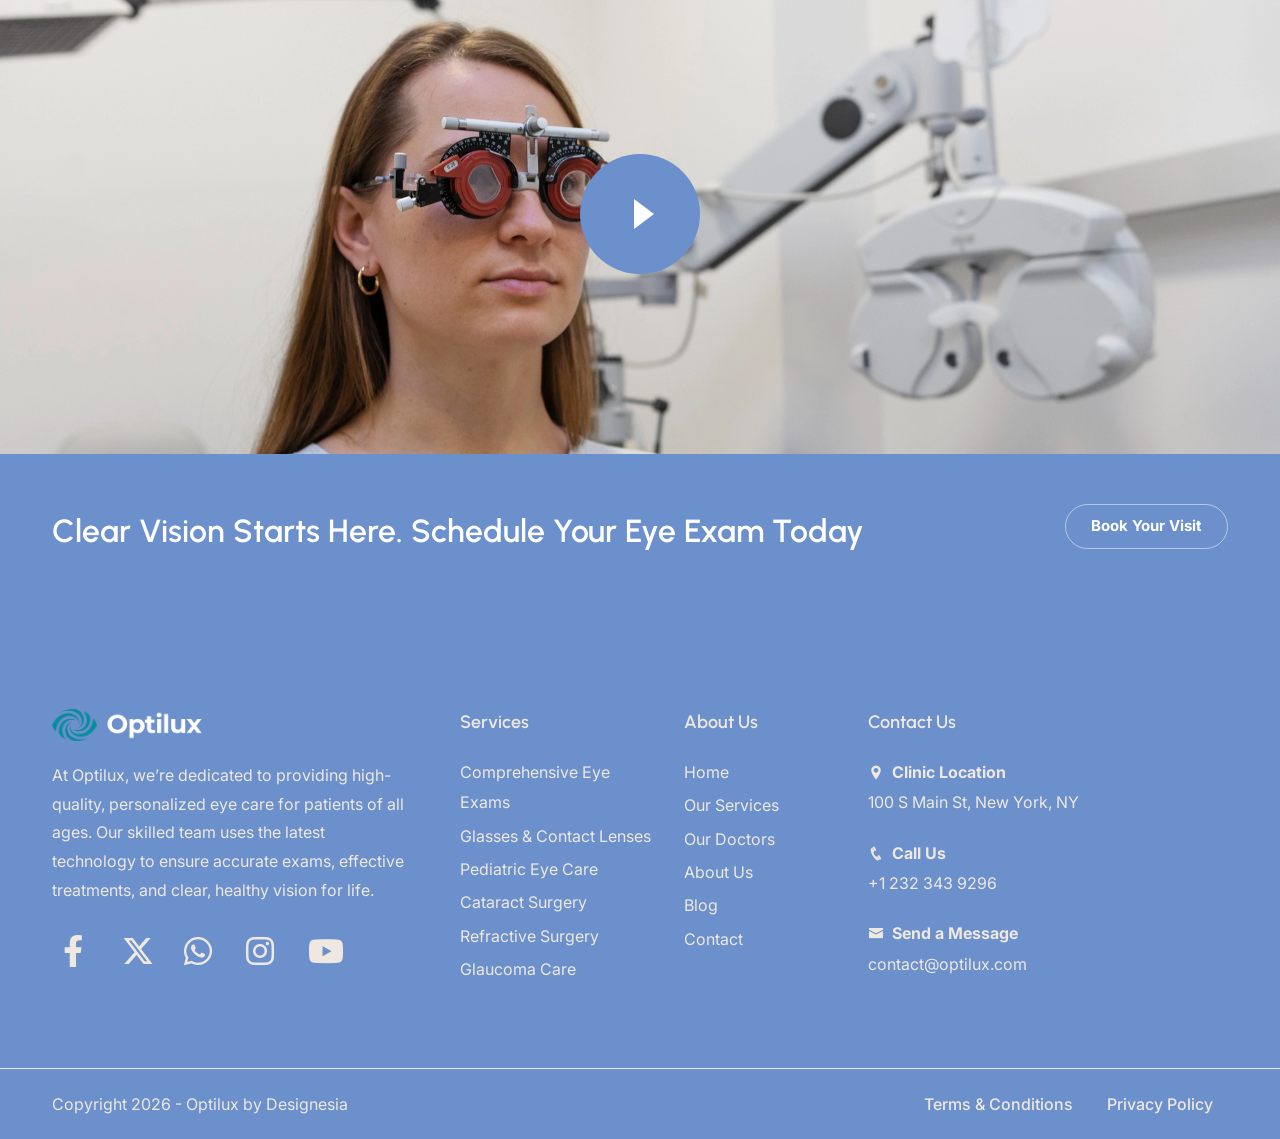
<file: Optilux/Optilux HTML/index-3.html>
<!DOCTYPE html>
<html lang="en">

<head>
    <title>Optilux - Eye Clinic Optometrist and Optical Store HTML Template</title>
    <link rel="icon" href="images/icon.webp" type="image/gif" sizes="16x16">
    <meta content="text/html;charset=utf-8" http-equiv="Content-Type">
    <meta content="width=device-width, initial-scale=1.0" name="viewport" >
    <meta content="Optilux - Eye Clinic Optometrist and Optical Store HTML Template" name="description" >
    <meta content="" name="keywords">
    <meta content="" name="author">
    <!-- CSS Files
    ================================================== -->
    <link href="css/bootstrap.min.css" rel="stylesheet" type="text/css" id="bootstrap">
    <link href="css/plugins.css" rel="stylesheet" type="text/css" >
    <link href="css/style.css" rel="stylesheet" type="text/css" >
    <link href="css/coloring.css" rel="stylesheet" type="text/css" >
    <!-- color scheme -->
    <link id="colors" href="css/colors/scheme-01.css" rel="stylesheet" type="text/css" >

</head>

<body>
    <div id="wrapper">
        <a href="#" id="back-to-top"></a>

        <!-- page preloader begin -->
        <div id="de-loader"></div>
        <!-- page preloader close -->

        <!-- header begin -->
        <header class="transparent header-light">
            <div class="container">
                <div class="row">
                    <div class="col-md-12">
                        <div class="header-inner">
                            <div class="de-flex">
                                <div class="de-flex-col">
                                    <!-- logo begin -->
                                    <div id="logo">
                                        <a href="index.html">
                                            <img class="logo-main" src="images/logo-dark.webp" alt="" >
                                            <img class="logo-scroll" src="images/logo-dark.webp" alt="" >
                                            <img class="logo-mobile" src="images/logo-dark.webp" alt="" >
                                        </a>
                                    </div>
                                    <!-- logo close -->
                                </div>

                                <div class="de-flex-col">
                                    <div class="de-flex-col header-col-mid">
                                        <ul id="mainmenu">
                                            <li><a class="menu-item" href="index.html">Home</a>
                                                <ul class="mega">
                                                    <li>
                                                        <div class="container">
                                                            <div class="sb-menu p-4">
                                                                <div class="row g-3">
                                                                    <div class="col-lg-2 col-md-4 col-sm-6 text-center">
                                                                        <div class="relative hover text-center overflow-hidden rounded-1 shadow-soft">
                                                                            <a class="p-0" href="index-6.html">
                                                                                <img src="images/demo/homepage-6.webp" class="w-100 relative hover-scale-1-1" alt="">
                                                                            </a>
                                                                        </div>
                                                                        <h6 class="mt-3">New: Homepage 6</h6>
                                                                    </div>
                                                                    
                                                                    <div class="col-lg-2 col-md-4 col-sm-6 text-center">
                                                                        <div class="relative hover text-center overflow-hidden rounded-1 shadow-soft">
                                                                            <a class="p-0" href="index.html">
                                                                                <img src="images/demo/homepage-1.webp" class="w-100 relative hover-scale-1-1" alt="">
                                                                            </a>
                                                                        </div>
                                                                        <h6 class="mt-3">Homepage 1</h6>
                                                                    </div>

                                                                    <div class="col-lg-2 col-md-4 col-sm-6 text-center">
                                                                        <div class="relative hover text-center overflow-hidden rounded-1 shadow-soft">
                                                                            <a class="p-0" href="index-2.html">
                                                                                <img src="images/demo/homepage-2.webp" class="w-100 relative hover-scale-1-1" alt="">
                                                                            </a>
                                                                        </div>
                                                                        <h6 class="mt-3">Homepage 2</h6>
                                                                    </div>

                                                                    <div class="col-lg-2 col-md-4 col-sm-6 text-center">
                                                                        <div class="relative hover text-center overflow-hidden rounded-1 shadow-soft">
                                                                            <a class="p-0" href="index-3.html">
                                                                                <img src="images/demo/homepage-3.webp" class="w-100 relative hover-scale-1-1" alt="">
                                                                            </a>
                                                                        </div>
                                                                        <h6 class="mt-3">Homepage 3</h6>
                                                                    </div>

                                                                    <div class="col-lg-2 col-md-4 col-sm-6 text-center">
                                                                        <div class="relative hover text-center overflow-hidden rounded-1 shadow-soft">
                                                                            <a class="p-0" href="index-4.html">
                                                                                <img src="images/demo/homepage-4.webp" class="w-100 relative hover-scale-1-1" alt="">
                                                                            </a>
                                                                        </div>
                                                                        <h6 class="mt-3">Homepage 4</h6>
                                                                    </div>

                                                                    <div class="col-lg-2 col-md-4 col-sm-6 text-center">
                                                                        <div class="relative hover text-center overflow-hidden rounded-1 shadow-soft">
                                                                            <a class="p-0" href="index-5.html">
                                                                                <img src="images/demo/homepage-5.webp" class="w-100 relative hover-scale-1-1" alt="">
                                                                            </a>
                                                                        </div>
                                                                        <h6 class="mt-3">Homepage 5</h6>
                                                                    </div>
                                                                </div>
                                                            </div>
                                                        </div>
                                                    </li>
                                                </ul>
                                            </li>
                                            <li><a class="menu-item" href="services.html">Services</a>
                                                <ul>
                                                    <li><a href="services.html">Services</a></li>
                                                    <li><a href="services-2.html">Services 2</a></li>
                                                    <li><a href="service-single.html">Service Single</a></li>
                                                    <li><a href="pricing.html">Pricing</a></li>
                                                </ul>
                                            </li>
                                            <li><a class="menu-item" href="#">About Us</a>
                                                <ul>
                                                    <li><a href="about.html">About Us</a></li>
                                                    <li><a href="our-doctors.html">Our Doctors</a></li>
                                                </ul>
                                            </li>
                                            <li><a class="menu-item" href="#">Pages</a>
                                                <ul>
                                                    <li><a href="faq.html">FAQ</a></li>
                                                    <li><a href="testimonials.html">Testimonials</a></li>
                                                </ul>
                                            </li>
                                            <li><a class="menu-item" href="shop.html">Shop</a>
                                                <ul>
                                                    <li><a href="shop.html">Shop</a></li>
                                                    <li><a href="shop-2.html">Shop 2</a></li>
                                                    <li><a href="shop-product-single.html">Product Single</a></li>
                                                </ul>
                                            </li>
                                            <li><a class="menu-item" href="blog.html">Blog</a></li>
                                            <li><a class="menu-item" href="contact.html">Contact</a></li>
                                        </ul>
                                    </div>
                                </div>

                                <div class="de-flex-col">
                                    <a class="btn-main fx-slide w-100" href="book-your-visit.html"><span>Book Your Visit</span></a>
                                    <div class="menu_side_area">
                                        <span id="menu-btn"></span>
                                    </div>
                                </div>
                            </div>
                        </div>
                    </div>
                </div>
            </div>
        </header>
        <!-- header close -->
        <!-- content begin -->
        <main>
            <div id="top"></div>

            <section class="bg-color-op-1 relative">
                <div class="container relative z-2">
                    <div class="row g-4 justify-content-center">
                        <div class="col-lg-10 text-center">
                            <div class="spacer-single"></div>
                            <div class="subtitle id-color">Optilux Eye Center</div>
                            <h1 class="split mb-0">Advanced Technology With Compassionate Care For Lifelong Healthy Vision.</h1>
                        </div>
                        <div class="col-lg-6 text-center">
                            <p class="mb-4">Comprehensive eye exams with modern tools that provide accurate results while ensuring comfort and clarity for every patient.</p>
                            <a class="btn-main fx-slide" href="book-your-visit.html"><span>Book Your Visit</span></a>
                            <div class="spacer-double"></div>
                        </div>
                    </div>
                </div>
                <div class="owl-custom-nav menu-float" data-target="#carousel-1">
                    <a class="btn-next"></a>
                    <a class="btn-prev"></a>                                
                    <div id="carousel-1" class="owl-2-cols-center owl-carousel owl-theme">
                        <!-- item begin -->
                        <div class="item">
                            <a href="service-single.html">
                                <div class="hover rounded-1 relative overflow-hidden text-light">
                                    <div class="abs p-40 bottom-0 z-3">
                                        <h3>Comprehensive Eye Exams</h3>
                                        <p class="mb-0 hover-mh-60">Full vision check, refraction, and early detection of eye diseases.</p>
                                    </div>
                                    <div class="hover-op-05 bg-dark abs w-100 h-100 top-0 start-0 z-2"></div>
                                    <img src="images/services/1.webp" class="w-100 hover-scale-1-2" alt="">
                                    <div class="gradient-edge-bottom color h-50"></div>
                                </div>
                            </a>
                        </div>
                        <!-- item end -->

                        <!-- item begin -->
                        <div class="item">
                            <a href="service-single.html">
                                <div class="hover rounded-1 relative overflow-hidden text-light">
                                    <div class="abs p-40 bottom-0 z-3">
                                        <h3>Glasses & Contact Lenses</h3>
                                        <p class="mb-0 hover-mh-60">Prescription glasses, contact lens fitting, and digital eye strain solutions.</p>
                                    </div>
                                    <div class="hover-op-05 bg-dark abs w-100 h-100 top-0 start-0 z-2"></div>
                                    <img src="images/services/2.webp" class="w-100 hover-scale-1-2" alt="">
                                    <div class="gradient-edge-bottom color h-50"></div>
                                </div>
                            </a>
                        </div>
                        <!-- item end -->

                        <!-- item begin -->
                        <div class="item">
                            <a href="service-single.html">
                                <div class="hover rounded-1 relative overflow-hidden text-light">
                                    <div class="abs p-40 bottom-0 z-3">
                                        <h3>Pediatric Eye Care</h3>
                                        <p class="mb-0 hover-mh-60">Myopia control, lazy eye treatment, and strabismus correction for children.</p>
                                    </div>
                                    <div class="hover-op-05 bg-dark abs w-100 h-100 top-0 start-0 z-2"></div>
                                    <img src="images/services/3.webp" class="w-100 hover-scale-1-2" alt="">
                                    <div class="gradient-edge-bottom color h-50"></div>
                                </div>
                            </a>
                        </div>
                        <!-- item end -->

                        <!-- item begin -->
                        <div class="item">
                            <a href="service-single.html">
                                <div class="hover rounded-1 relative overflow-hidden text-light">
                                    <div class="abs p-40 bottom-0 z-3">
                                        <h3>Cataract Surgery</h3>
                                        <p class="mb-0 hover-mh-60">Standard removal, premium intraocular lens, and laser-assisted surgery.</p>
                                    </div>
                                    <div class="hover-op-05 bg-dark abs w-100 h-100 top-0 start-0 z-2"></div>
                                    <img src="images/services/4.webp" class="w-100 hover-scale-1-2" alt="">
                                    <div class="gradient-edge-bottom color h-50"></div>
                                </div>
                            </a>
                        </div>
                        <!-- item end -->

                        <!-- item begin -->
                        <div class="item">
                            <a href="service-single.html">
                                <div class="hover rounded-1 relative overflow-hidden text-light">
                                    <div class="abs p-40 bottom-0 z-3">
                                        <h3>Refractive Surgery</h3>
                                        <p class="mb-0 hover-mh-60">LASIK, PRK, and SMILE for permanent correction of vision problems.</p>
                                    </div>
                                    <div class="hover-op-05 bg-dark abs w-100 h-100 top-0 start-0 z-2"></div>
                                    <img src="images/services/5.webp" class="w-100 hover-scale-1-2" alt="">
                                    <div class="gradient-edge-bottom color h-50"></div>
                                </div>
                            </a>
                        </div>
                        <!-- item end -->

                        <!-- item begin -->
                        <div class="item">
                            <a href="service-single.html">
                                <div class="hover rounded-1 relative overflow-hidden text-light">
                                    <div class="abs p-40 bottom-0 z-3">
                                        <h3>Glaucoma Care</h3>
                                        <p class="mb-0 hover-mh-60">Screening, monitoring eye pressure, laser therapy, and surgery.</p>
                                    </div>
                                    <div class="hover-op-05 bg-dark abs w-100 h-100 top-0 start-0 z-2"></div>
                                    <img src="images/services/6.webp" class="w-100 hover-scale-1-2" alt="">
                                    <div class="gradient-edge-bottom color h-50"></div>
                                </div>
                            </a>
                        </div>
                        <!-- item end -->
                    </div>

                </div>
            </section>

            <section class="bg-color text-light relative">
                <div class="container relative z-2">
                    <div class="row g-4">
                        <div class="col-lg-6 offset-lg-3 text-center">
                            <div class="subtitle wow fadeInUp">Our Process</div>
                            <h2 class="split" data-wow-delay=".2s">Clear Steps to Better Vision</h2>
                        </div>
                    </div>
                    <div class="row justify-content-center">
                        <div class="col-6 col-md-3 de-step de-step-arrow wow fadeInUp" data-wow-delay="0s">
                            <div class="de-step-icon bg-white id-color">
                                <i class="fas fa-calendar-check fa-2x"></i>
                            </div>
                            <h4 class="fw-bold">Book Appointment</h4>
                            <p>Book your appointment online or by phone with our friendly staff.</p>
                        </div>

                        <div class="col-6 col-md-3 de-step de-step-arrow wow fadeInUp" data-wow-delay="0.2s">
                            <div class="de-step-icon bg-white id-color">
                                <i class="fas fa-eye fa-2x"></i>
                            </div>
                            <h4 class="fw-bold">Eye Examination</h4>
                            <p>Receive a comprehensive eye exam with state-of-the-art diagnostics.</p>
                        </div>

                        <div class="col-6 col-md-3 de-step de-step-arrow wow fadeInUp" data-wow-delay="0.4s">
                            <div class="de-step-icon bg-white id-color">
                                <i class="fas fa-glasses fa-2x"></i>
                            </div>
                            <h4 class="fw-bold">Personalized Solutions</h4>
                            <p>Get personalized recommendations for glasses, contacts, or treatment.</p>
                        </div>

                        <div class="col-6 col-md-3 de-step wow fadeInUp" data-wow-delay="0.6s">
                            <div class="de-step-icon bg-white id-color">
                                <i class="fas fa-heartbeat fa-2x"></i>
                            </div>
                            <h4 class="fw-bold">Ongoing Care</h4>
                            <p>Enjoy clearer vision and ongoing care with regular follow-ups.</p>
                        </div>
                    </div>

                </div>
            </section>     

            <section class="bg-color-op-2">
                <div class="container relative z-2">
                    <div class="row gy-4 gx-5">
                        <div class="col-lg-6">
                            <div class="me-lg-3">
                                <div class="subtitle s2 mb-3 wow fadeInUp" data-wow-delay=".0s">About Us</div>
                                <h2 class="split" data-wow-delay=".2s">Professional and Personalized Eye Care Services</h2>
                                <p class="wow fadeInUp" data-wow-delay=".4s">We provide complete vision care designed for all ages. From routine eye exams to advanced treatments, our dedicated team ensures your eyes remain healthy and your vision clear.</p>
                                <ul class="ul-check text-dark cols-2 fw-600 mb-4 wow fadeInUp" data-wow-delay=".6s">
                                    <li>Comprehensive Eye Exams</li>
                                    <li>Gentle Care for Kids and Adults</li>
                                    <li>Latest Diagnostic Technology</li>
                                    <li>Flexible Appointment Scheduling</li>
                                </ul>
                                <a class="btn-main fx-slide wow fadeInUp" data-wow-delay=".8s" href="book-your-visit.html"><span>Book Your Visit</span></a>
                            </div>
                        </div>
                        <div class="col-lg-6">
                            <div class="relative">
                                <div class="rounded-1 w-90 overflow-hidden wow zoomIn">
                                    <img src="images/misc/l1.webp" class="w-100 wow scaleIn" alt="">
                                </div>
                                <div class="rounded-1 w-50 abs mb-min-50 end-0 bottom-0 z-2 overflow-hidden shadow-soft wow zoomIn" data-wow-delay=".2s">
                                    <img src="images/misc/s1.webp" class="w-100 wow scaleIn" data-wow-delay=".2s" alt="">
                                </div>
                            </div>
                        </div>
                    </div>
                    <div class="spacer-double"></div>
                    <div class="row g-4">
                        <div class="col-lg-12">
                            <h3 class="mb-0">Our Expertise</h3>
                        </div>
                        <div class="col-md-4 wow fadeInUp" data-wow-delay="0s">
                            <div class="skill-bar style-2">
                                <h5>Comprehensive Eye Exams</h5>
                                <div class="de-progress">
                                    <div class="value"></div>
                                    <div class="progress-bar" data-value="95%"></div>
                                </div>
                            </div>
                        </div>
                        <div class="col-md-4 wow fadeInUp" data-wow-delay="0.2s">
                            <div class="skill-bar style-2">
                                <h5>Vision Correction & Glasses</h5>
                                <div class="de-progress">
                                    <div class="value"></div>
                                    <div class="progress-bar" data-value="90%"></div>
                                </div>
                            </div>
                        </div>
                        <div class="col-md-4 wow fadeInUp" data-wow-delay="0.4s">
                            <div class="skill-bar style-2">
                                <h5>Contact Lens Fitting</h5>
                                <div class="de-progress">
                                    <div class="value"></div>
                                    <div class="progress-bar" data-value="85%"></div>
                                </div>
                            </div>
                        </div>
                        <div class="col-md-4 wow fadeInUp" data-wow-delay="0.6s">
                            <div class="skill-bar style-2">
                                <h5>Pediatric Eye Care</h5>
                                <div class="de-progress">
                                    <div class="value"></div>
                                    <div class="progress-bar" data-value="80%"></div>
                                </div>
                            </div>
                        </div>
                        <div class="col-md-4 wow fadeInUp" data-wow-delay="0.8s">
                            <div class="skill-bar style-2">
                                <h5>Dry Eye Treatment</h5>
                                <div class="de-progress">
                                    <div class="value"></div>
                                    <div class="progress-bar" data-value="75%"></div>
                                </div>
                            </div>
                        </div>
                        <div class="col-md-4 wow fadeInUp" data-wow-delay="1s">
                            <div class="skill-bar style-2">
                                <h5>Advanced Diagnostic Technology</h5>
                                <div class="de-progress">
                                    <div class="value"></div>
                                    <div class="progress-bar" data-value="92%"></div>
                                </div>
                            </div>
                        </div>
                    </div>
                </div>
            </section>       

            <section>
                <div class="container">
                  <div class="row g-4 gx-5 align-items-center">
                      <div class="col-lg-6">
                          <h2 class="split">Make an appointment</h2>
                          <p class="text-muted">
                            Complete the form and we will send you a confirmation within 24 hours.<br>
                            <a href="tel:12554235633" class="id-color fw-semibold">
                              Or Call Us 1-2554-2356-33
                            </a>
                          </p>

                          <h5 class="fw-bold mt-4">Opening Hours</h5>
                          <ul class="list-unstyled mt-3">
                            <li class="d-flex justify-content-between py-2 border-bottom">
                              <span><i class="fa-regular fa-clock me-2 id-color"></i>Monday - Thursday</span>
                              <span class="id-color fw-semibold">08:00 - 20:00</span>
                            </li>
                            <li class="d-flex justify-content-between py-2 border-bottom">
                              <span><i class="fa-regular fa-clock me-2 id-color"></i>Friday</span>
                              <span class="id-color fw-semibold">09:00 - 19:00</span>
                            </li>
                            <li class="d-flex justify-content-between py-2 border-bottom">
                              <span><i class="fa-regular fa-clock me-2 id-color"></i>Saturday</span>
                              <span class="id-color fw-semibold">09:00 - 18:00</span>
                            </li>
                            <li class="d-flex justify-content-between py-2">
                              <span><i class="fa-regular fa-clock me-2 id-color"></i>Sunday</span>
                              <span class="id-color fw-semibold">09:00 - 18:00</span>
                            </li>
                          </ul>

                      </div>

                      <div class="col-lg-6">
                          <div class="relative">
                              <div id="success_message_col" class='success p-40 h-100'>
                                  <h3>Thank you for booking your appointment</h3>
                                  <p>We have received your request and will be processing it shortly. Click button below if you want to make another order.</p>
                                  <a class="btn-main" href="book-your-visit.html">Re-submit</a>
                              </div>

                              <form name="bookingForm" id="booking_form" method="post" action="booking.php">
                                  
                                  <div class="row g-4">
                                      <div class="col-lg-12">
                                          <div class="relative">
                                              <select name="service" id="service" class="form-control">
                                                  <option disabled selected value>Select Service</option>
                                                  <option value="Comprehensive Eye Exams">Comprehensive Eye Exams</option>
                                                  <option value="Glasses & Contact Lenses">Glasses & Contact Lenses</option>
                                                  <option value="Pediatric Eye Care">Pediatric Eye Care</option>
                                                  <option value="Cataract Surgery">Cataract Surgery</option>
                                                  <option value="Refractive Surgery">Refractive Surgery</option>
                                                  <option value="Glaucoma Care">Glaucoma Care</option>
                                              </select>
                                              <i class="absolute top-0 end-0 id-color pt-3 pe-3 icofont-simple-down"></i>
                                          </div>
                                      </div>

                                      <div class="col-lg-6">
                                          <input type="date" name="pickup_date" id="pickup_date" class="form-control">
                                      </div>

                                      <div class="col-lg-6">
                                          <div class="relative">
                                              <select name="time" id="time" class="form-control">
                                                  <option disabled selected value>Select Time</option>
                                                  <option value="10:00">10:00</option>
                                                  <option value="11:00">11:00</option>
                                                  <option value="12:00">12:00</option>
                                                  <option value="13:00">13:00</option>
                                                  <option value="14:00">14:00</option>
                                                  <option value="15:00">15:00</option>
                                                  <option value="16:00">16:00</option>
                                                  <option value="17:00">17:00</option>
                                                  <option value="18:00">18:00</option>
                                                  <option value="19:00">19:00</option>
                                                  <option value="20:00">20:00</option>
                                              </select>
                                              <i class="absolute top-0 end-0 id-color pt-3 pe-3 icofont-simple-down"></i>
                                          </div>
                                      </div>

                                      <div class="col-lg-4">
                                          <input type="text" name="name" id="name" placeholder="Name" class="form-control" required>
                                      </div>

                                      <div class="col-lg-4">
                                          <input type="text" name="email" id="email" placeholder="Email" class="form-control" required>
                                      </div>

                                      <div class="col-lg-4">
                                          <input type="text" name="phone" id="phone" placeholder="Phone" class="form-control" required>
                                      </div>

                                      <div class="col-lg-12">
                                          <textarea name="message" id="message" class="form-control" placeholder="Message"></textarea>
                                      </div>

                                      <div class="col-lg-12">
                                          <div id='submit'>
                                              <input type='submit' id='send_message' value='Send Appointment' class="btn-main">
                                          </div>
                                      </div>
                                  </div>

                                  <div id="error_message" class='error'>
                                      Sorry there was an error sending your form.
                                  </div>

                              </form>
                          </div>
                      </div>
                  </div>
                </div>
            </section>

            <section class="bg-color-op-1 relative">
                <div class="container relative z-2">
                    <div class="row mb-3 g-4 align-items-center justify-content-between">
                        <div class="col-lg-6">
                            <div class="subtitle id-color wow fadeInUp">Testimonials</div>
                            <h2 class="split">What Our Patients Are Saying</h2>
                            <p>From comprehensive eye exams to advanced treatments, our clinic is dedicated to helping patients achieve clear, healthy vision with compassionate care.</p>
                        </div>
                        <div class="col-lg-6">
                            <div class="relative">
                                <div class="de-custom-nav d-flex flex-end" data-target="#testimonial-carousel">
                                    <div class="d-prev circle"></div>
                                    <div class="d-next circle"></div>
                                </div>
                            </div>
                        </div>
                    </div>
                </div>
                <div class="container">
                    <div class="row g-4 align-items-center">
                        <div class="col-lg-12">
                            <div class="row">
                                <div id="testimonial-carousel" class="owl-carousel owl-theme owl-2-dots wow fadeInUp">
                                    <div class="item">
                                        <div class="bg-white relative rounded-1 p-40">
                                            <i class="fs-32 icofont-quote-left absolute start-40px id-color"></i>
                                            <div class="ps-5">
                                                <p>"The optometrist was very patient and explained my results in detail. I finally found the right prescription, and my new glasses have completely improved my daily life."</p>
                                                <div class="de-rating-ext mb-2">
                                                    <span class="d-stars">
                                                        <i class="fa fa-star"></i><i class="fa fa-star"></i>
                                                        <i class="fa fa-star"></i><i class="fa fa-star"></i>
                                                        <i class="fa fa-star"></i>
                                                    </span>
                                                    <span class="ms-2 text-white">5.0</span>
                                                </div>
                                            </div>
                                        </div>
                                        <div class="d-flex mt-4 align-items-center">
                                            <img class="w-50px circle me-3" alt="" src="images/testimonial/1.webp">
                                            <div class="mt-2">
                                                <div class="text-dark fw-bold lh-1">Emily Johnson</div>
                                                <small>15 March 2025</small>
                                            </div>
                                        </div>
                                    </div>
                                    <div class="item">
                                        <div class="bg-white relative rounded-1 p-40">
                                            <i class="fs-32 icofont-quote-left absolute start-40px id-color"></i>
                                            <div class="ps-5">
                                                <p>"I brought my son for an eye exam and the staff made him feel so relaxed. The doctor was gentle, caring, and gave us a clear plan to support his vision needs at school."</p>
                                                <div class="de-rating-ext mb-2">
                                                    <span class="d-stars">
                                                        <i class="fa fa-star"></i><i class="fa fa-star"></i>
                                                        <i class="fa fa-star"></i><i class="fa fa-star"></i>
                                                        <i class="fa fa-star"></i>
                                                    </span>
                                                    <span class="ms-2 text-white">5.0</span>
                                                </div>
                                            </div>
                                        </div>
                                        <div class="d-flex mt-4 align-items-center">
                                            <img class="w-50px circle me-3" alt="" src="images/testimonial/2.webp">
                                            <div class="mt-2">
                                                <div class="text-dark fw-bold lh-1">Michael Lee</div>
                                                <small>2 February 2025</small>
                                            </div>
                                        </div>
                                    </div>
                                    <div class="item">
                                        <div class="bg-white relative rounded-1 p-40">
                                            <i class="fs-32 icofont-quote-left absolute start-40px id-color"></i>
                                            <div class="ps-5">
                                                <p>"I struggled with dry eyes for years, but their treatment plan brought real relief. The clinic followed up regularly and ensured my eyes stayed comfortable and healthy."</p>
                                                <div class="de-rating-ext mb-2">
                                                    <span class="d-stars">
                                                        <i class="fa fa-star"></i><i class="fa fa-star"></i>
                                                        <i class="fa fa-star"></i><i class="fa fa-star"></i>
                                                        <i class="fa fa-star"></i>
                                                    </span>
                                                    <span class="ms-2 text-white">5.0</span>
                                                </div>
                                            </div>
                                        </div>
                                        <div class="d-flex mt-4 align-items-center">
                                            <img class="w-50px circle me-3" alt="" src="images/testimonial/3.webp">
                                            <div class="mt-2">
                                                <div class="text-dark fw-bold lh-1">Sophia Martinez</div>
                                                <small>20 January 2025</small>
                                            </div>
                                        </div>
                                    </div>
                                    <div class="item">
                                        <div class="bg-white relative rounded-1 p-40">
                                            <i class="fs-32 icofont-quote-left absolute start-40px id-color"></i>
                                            <div class="ps-5">
                                                <p>"The diagnostic equipment was modern and very accurate. The doctors explained everything clearly and gave me confidence in my eye health and ongoing treatment plan."</p>
                                                <div class="de-rating-ext mb-2">
                                                    <span class="d-stars">
                                                        <i class="fa fa-star"></i><i class="fa fa-star"></i>
                                                        <i class="fa fa-star"></i><i class="fa fa-star"></i>
                                                        <i class="fa fa-star"></i>
                                                    </span>
                                                    <span class="ms-2 text-white">5.0</span>
                                                </div>
                                            </div>
                                        </div>
                                        <div class="d-flex mt-4 align-items-center">
                                            <img class="w-50px circle me-3" alt="" src="images/testimonial/4.webp">
                                            <div class="mt-2">
                                                <div class="text-dark fw-bold lh-1">David Wilson</div>
                                                <small>8 December 2024</small>
                                            </div>
                                        </div>
                                    </div>
                                </div><!-- end carousel -->
                            </div>
                        </div>
                    </div>
                </div>
            </section>

            <section>
                <div class="container">
                    <div class="row g-4">
                        <div class="col-lg-6">
                            <div class="subtitle id-color">FAQ</div>
                            <h2 class="split">
                                Everything You Should Know About Eye Care
                            </h2>
                        </div>
                        <div class="col-lg-6">
                            <div class="de-tab">
                                <ul class="d-tab-nav mb-4">
                                    <li class="active-tab">Appointments & Exams</li>
                                    <li>Treatments & Procedures</li>
                                </ul>
                                <ul class="d-tab-content">
                                    <li>
                                        <div class="accordion">
                                            <div class="accordion-section">
                                                <div class="accordion-section-title" data-tab="#accordion-a1">
                                                    How do I book an appointment?
                                                </div>
                                                <div class="accordion-section-content" id="accordion-a1">
                                                    You can book online through our website or call our reception desk. Same-day emergency appointments may be available.
                                                </div>
                                                <div class="accordion-section-title" data-tab="#accordion-a2">
                                                    Do I need a referral to see an optometrist?
                                                </div>
                                                <div class="accordion-section-content" id="accordion-a2">
                                                    No referral is needed for routine eye exams. For specialized care, a referral from your doctor may be required.
                                                </div>
                                                <div class="accordion-section-title" data-tab="#accordion-a3">
                                                    How often should I have my eyes checked?
                                                </div>
                                                <div class="accordion-section-content" id="accordion-a3">
                                                    Adults should schedule an eye exam every 1–2 years, while children and seniors may require more frequent visits.
                                                </div>
                                                <div class="accordion-section-title" data-tab="#accordion-a4">
                                                    How long does an eye exam take?
                                                </div>
                                                <div class="accordion-section-content" id="accordion-a4">
                                                    A comprehensive eye exam usually takes 30–45 minutes, depending on the tests performed.
                                                </div>
                                                <div class="accordion-section-title" data-tab="#accordion-a5">
                                                    What should I bring to my appointment?
                                                </div>
                                                <div class="accordion-section-content" id="accordion-a5">
                                                    Please bring your ID, insurance card, current glasses or contact lenses, and a list of any medications you are taking.
                                                </div>
                                            </div>
                                        </div>
                                    </li>
                                    <li>
                                        <div class="accordion">
                                            <div class="accordion-section">
                                                <div class="accordion-section-title" data-tab="#accordion-b1">
                                                    Do you provide laser eye surgery?
                                                </div>
                                                <div class="accordion-section-content" id="accordion-b1">
                                                    Yes, we offer LASIK consultations and work with trusted surgeons for corrective eye surgery options.
                                                </div>
                                                <div class="accordion-section-title" data-tab="#accordion-b2">
                                                    What treatments are available for dry eyes?
                                                </div>
                                                <div class="accordion-section-content" id="accordion-b2">
                                                    We provide artificial tears, prescription medications, and advanced therapies such as punctal plugs.
                                                </div>
                                                <div class="accordion-section-title" data-tab="#accordion-b3">
                                                    Can I get prescription glasses on the same day?
                                                </div>
                                                <div class="accordion-section-content" id="accordion-b3">
                                                    In many cases, yes. We have an in-house optical lab that allows for same-day or next-day glasses service.
                                                </div>
                                                <div class="accordion-section-title" data-tab="#accordion-b4">
                                                    Do you treat eye diseases like glaucoma or cataracts?
                                                </div>
                                                <div class="accordion-section-content" id="accordion-b4">
                                                    Yes, our clinic diagnoses and manages glaucoma, cataracts, macular degeneration, and other eye conditions.
                                                </div>
                                                <div class="accordion-section-title" data-tab="#accordion-b5">
                                                    Are contact lenses safe for children?
                                                </div>
                                                <div class="accordion-section-content" id="accordion-b5">
                                                    Yes, with proper care and hygiene, contact lenses are safe for children as young as 10–12 years old.
                                                </div>
                                            </div>
                                        </div>
                                    </li>
                                </ul>
                            </div>
                        </div>
                    </div>
                </div>
            </section>

            <section aria-label="section" class="p-0">
                <div class="container-fluid">
                    <div class="row">
                        <div class="col-lg-12">
                            <a class="d-block hover popup-youtube" href="https://www.youtube.com/watch?v=2M6qSUQrMBk">
                                <div class="relative overflow-hidden">
                                    <div class="absolute start-0 w-100 abs-middle fs-36 text-white text-center z-2">
                                        <div class="player bg-color border-0 circle wow scaleIn"><span></span></div>
                                    </div> 
                                    <div class="absolute w-100 h-100 top-0 bg-dark hover-op-05"></div>
                                    <img src="images/background/5.webp" class="w-100 hover-scale-1-1" alt="">
                                </div>
                            </a>
                        </div>
                    </div>
                </div>
            </section>

            <section class="bg-color relative text-light pt-50 pb-50">
                <div class="container relative z-2">
                    <div class="row g-4 align-items-center">
                        <div class="col-md-9">
                            <h3 class="mb-0 fs-32">Clear Vision Starts Here. Schedule Your Eye Exam Today</h3>
                        </div>
                        <div class="col-lg-3 text-lg-end">
                            <a class="btn-main btn-line fx-slide" href="book-your-visit.html"><span>Book Your Visit</span></a>
                        </div>
                    </div>
                </div>
            </section>

        </main>
        <!-- content close -->

        <!-- footer begin -->
        <footer class="section-dark">
            <div class="container">
                <div class="row gx-5">
                    <div class="col-lg-4 col-sm-6">
                        <img src="images/logo-white.webp" class="logo-footer" alt="" >
                        <div class="spacer-20"></div>
                        <p>At Optilux, we’re dedicated to providing high-quality, personalized eye care for patients of all ages. Our skilled team uses the latest technology to ensure accurate exams, effective treatments, and clear, healthy vision for life.</p>

                        <div class="social-icons mb-sm-30">
                            <a href="#"><i class="fa-brands fa-facebook-f"></i></a>
                            <a href="#"><i class="fa-brands fa-x-twitter"></i></a>
                            <a href="#"><i class="fa-brands fa-whatsapp"></i></a>
                            <a href="#"><i class="fa-brands fa-instagram"></i></a>
                            <a href="#"><i class="fa-brands fa-youtube"></i></a>
                        </div>
                    </div>
                    <div class="col-lg-4 col-sm-12 order-lg-1 order-sm-2">
                        <div class="row">
                            <div class="col-md-7">
                                <div class="widget">
                                    <h5>Services</h5>
                                    <ul>
                                        <li><a href="service-single.html">Comprehensive Eye Exams</a></li>
                                        <li><a href="service-single.html">Glasses & Contact Lenses</a></li>
                                        <li><a href="service-single.html">Pediatric Eye Care</a></li>
                                        <li><a href="service-single.html">Cataract Surgery</a></li>
                                        <li><a href="service-single.html">Refractive Surgery</a></li>
                                        <li><a href="service-single.html">Glaucoma Care</a></li>
                                    </ul>
                                </div>
                            </div>
                            <div class="col-lg-5">
                                <div class="widget">
                                    <h5>About Us</h5>
                                    <ul>                                        
                                        <li><a href="index.html">Home</a></li>
                                        <li><a href="services.html">Our Services</a></li>
                                        <li><a href="our-doctors.html">Our Doctors</a></li>
                                        <li><a href="about.html">About Us</a></li>
                                        <li><a href="blog.html">Blog</a></li>
                                        <li><a href="contact.html">Contact</a></li>
                                    </ul>
                                </div>
                            </div>
                        </div>
                    </div>
                    <div class="col-lg-4 col-sm-6 order-lg-2 order-sm-1">
                        <div class="widget">
                            <h5>Contact Us</h5>
                            <div class="fw-bold text-white"><i class="icofont-location-pin me-2 id-color"></i>Clinic Location</div>
                            100 S Main St, New York, NY

                            <div class="spacer-20"></div>

                            <div class="fw-bold text-white"><i class="icofont-phone me-2 id-color"></i>Call Us</div>
                            +1 232 343 9296

                            <div class="spacer-20"></div>

                            <div class="fw-bold text-white"><i class="icofont-envelope me-2 id-color"></i>Send a Message</div>
                            contact@optilux.com                            
                        </div>
                    </div>
                </div>
            </div>
            <div class="subfooter">
                <div class="container">
                    <div class="row">
                        <div class="col-md-12">
                            <div class="de-flex">
                                <div class="de-flex-col">
                                    Copyright 2026 - Optilux by Designesia
                                </div>
                                <ul class="menu-simple">
                                    <li><a href="#">Terms &amp; Conditions</a></li>
                                    <li><a href="#">Privacy Policy</a></li>
                                </ul>
                            </div>
                        </div>
                    </div>
                </div>
            </div>
        </footer>
        <!-- footer close -->
    </div>



    <!-- Javascript Files
    ================================================== -->
    <script src="js/plugins.js"></script>
    <script src="js/designesia.js"></script>
    <script src="js/validation-booking.js"></script>

</body>

</html>
</file>
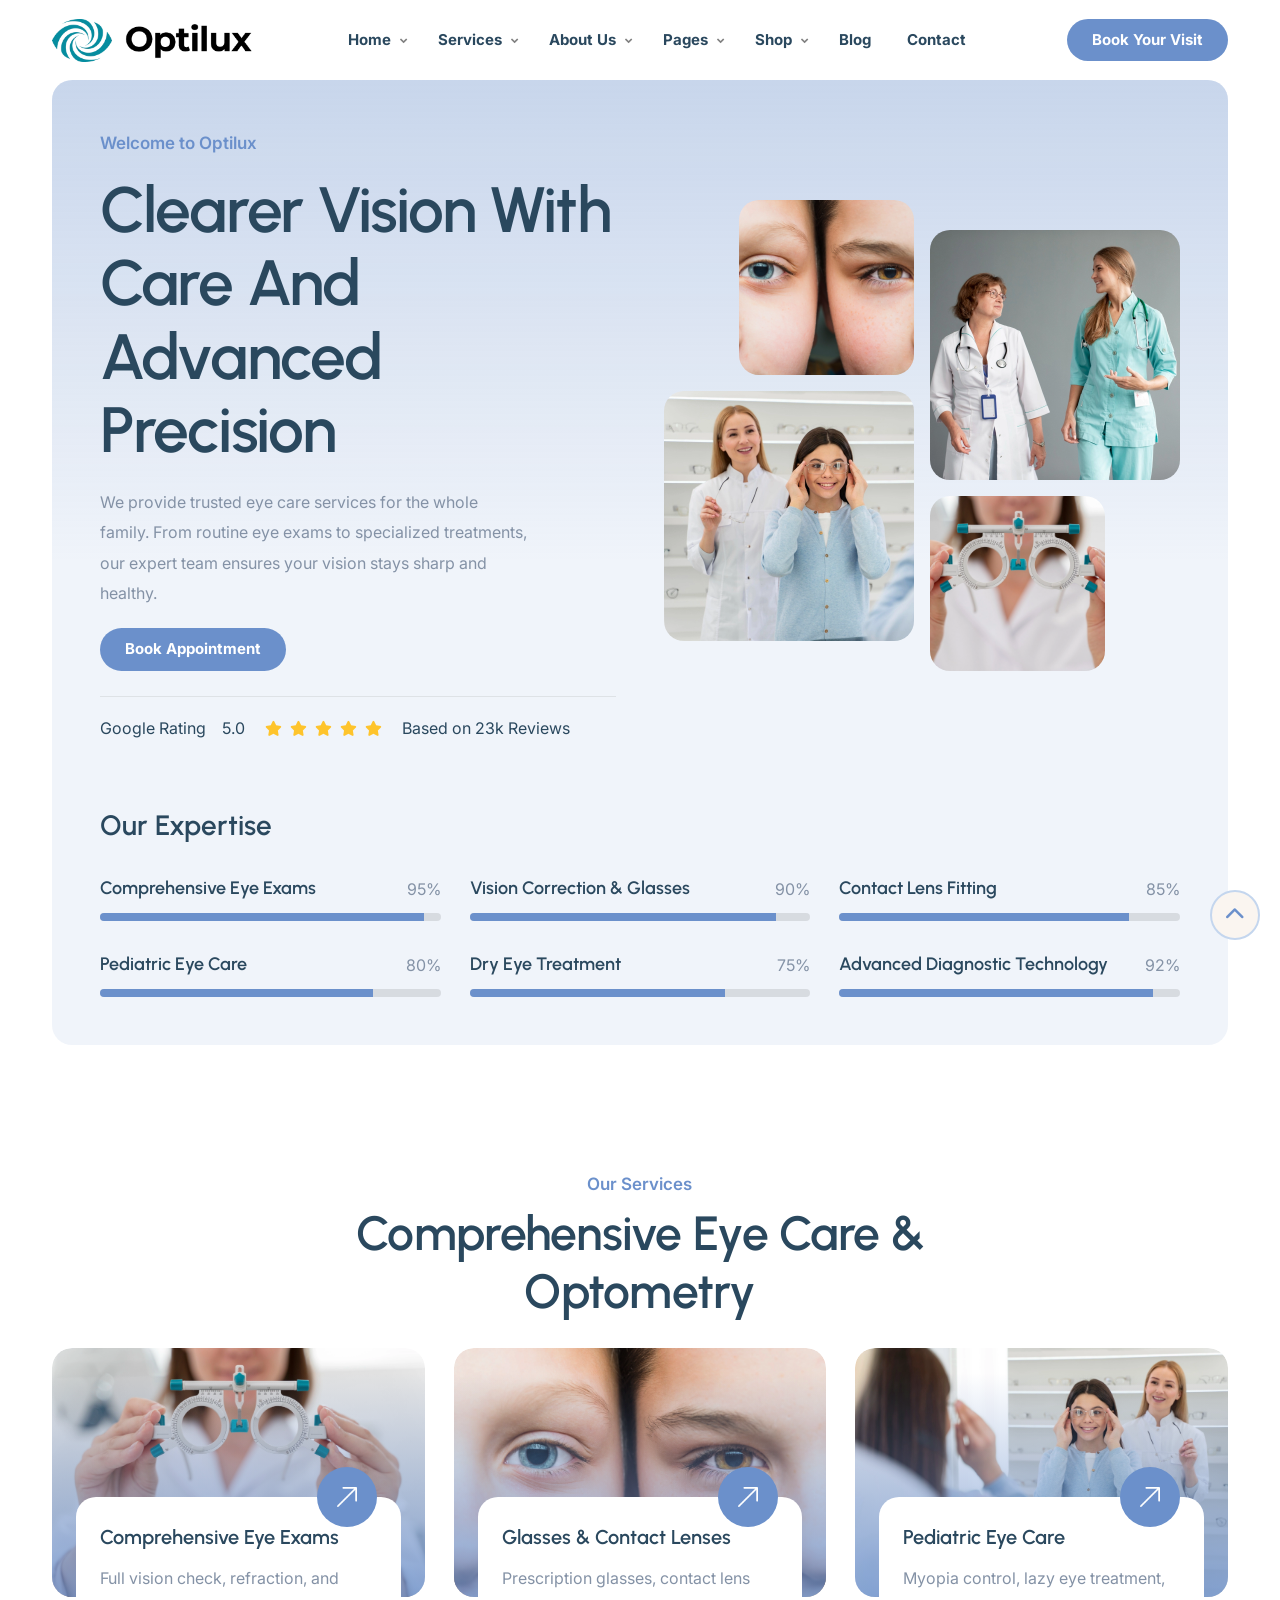
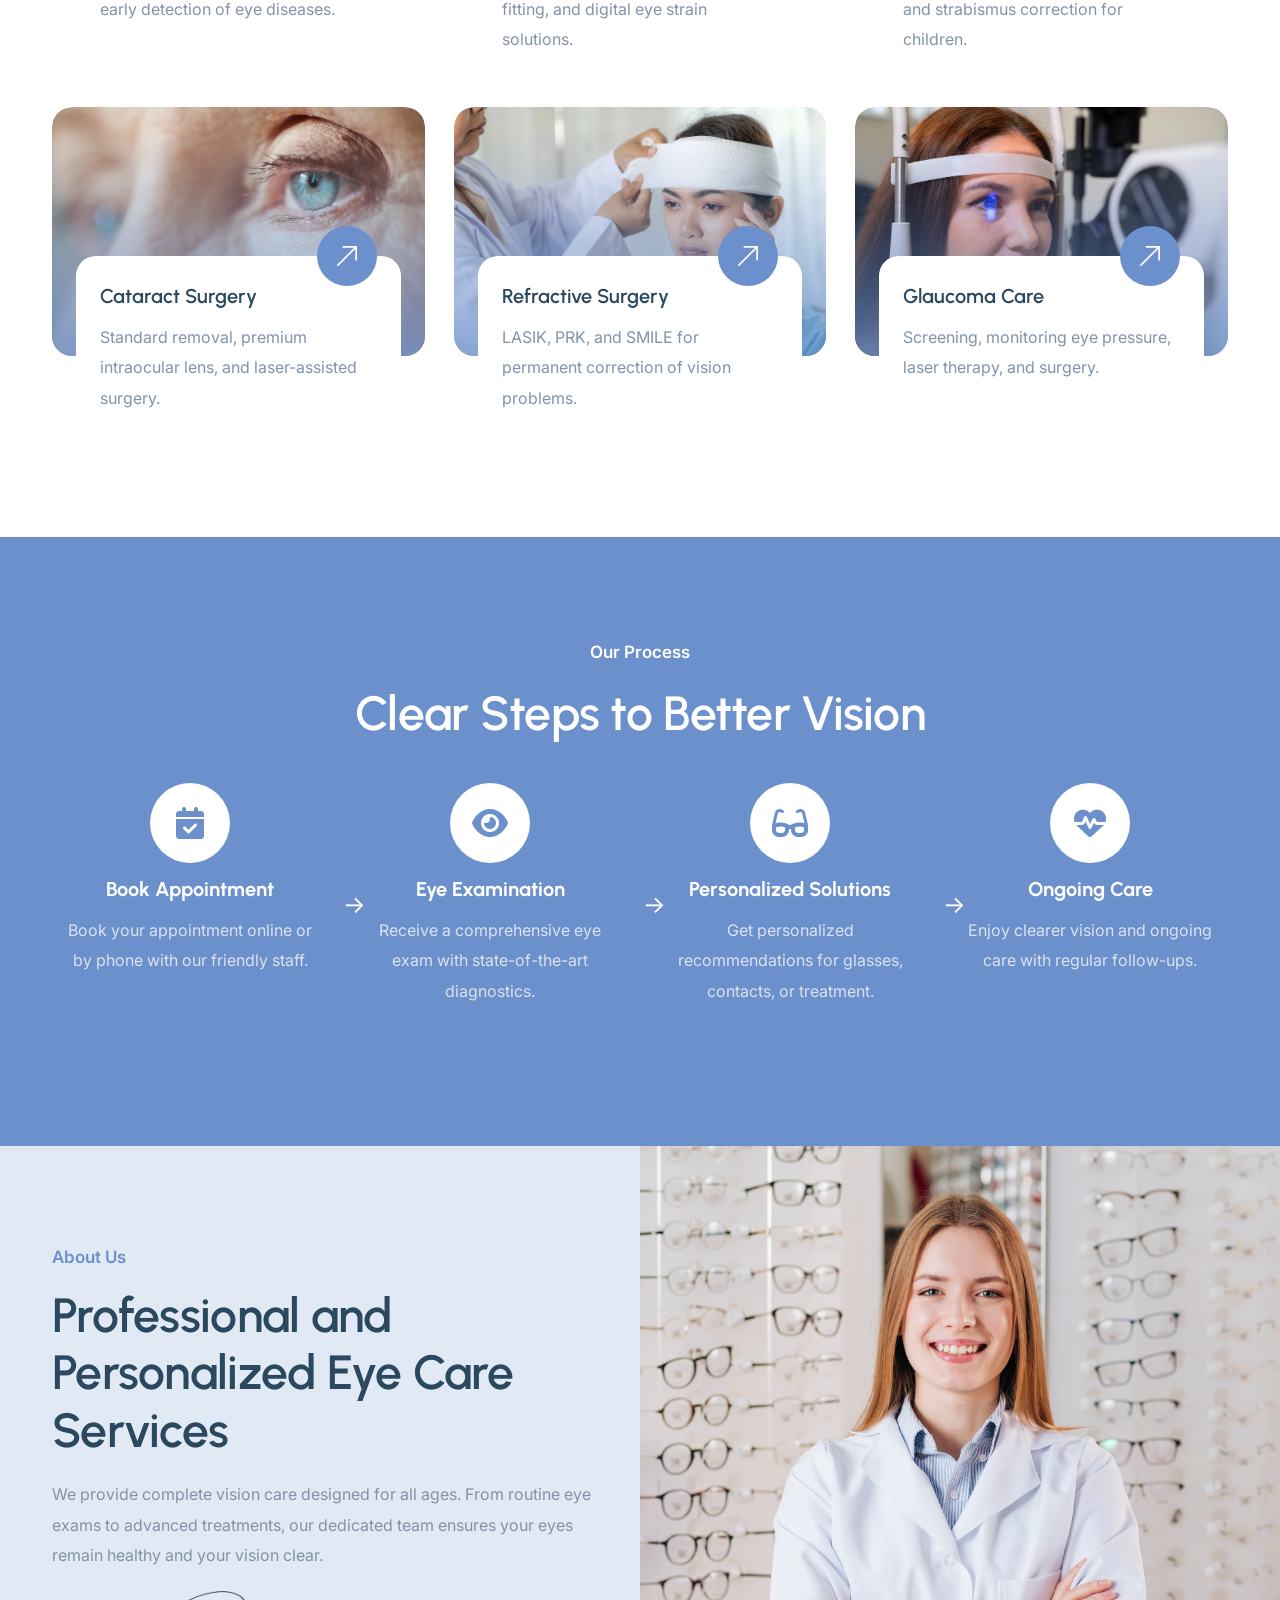
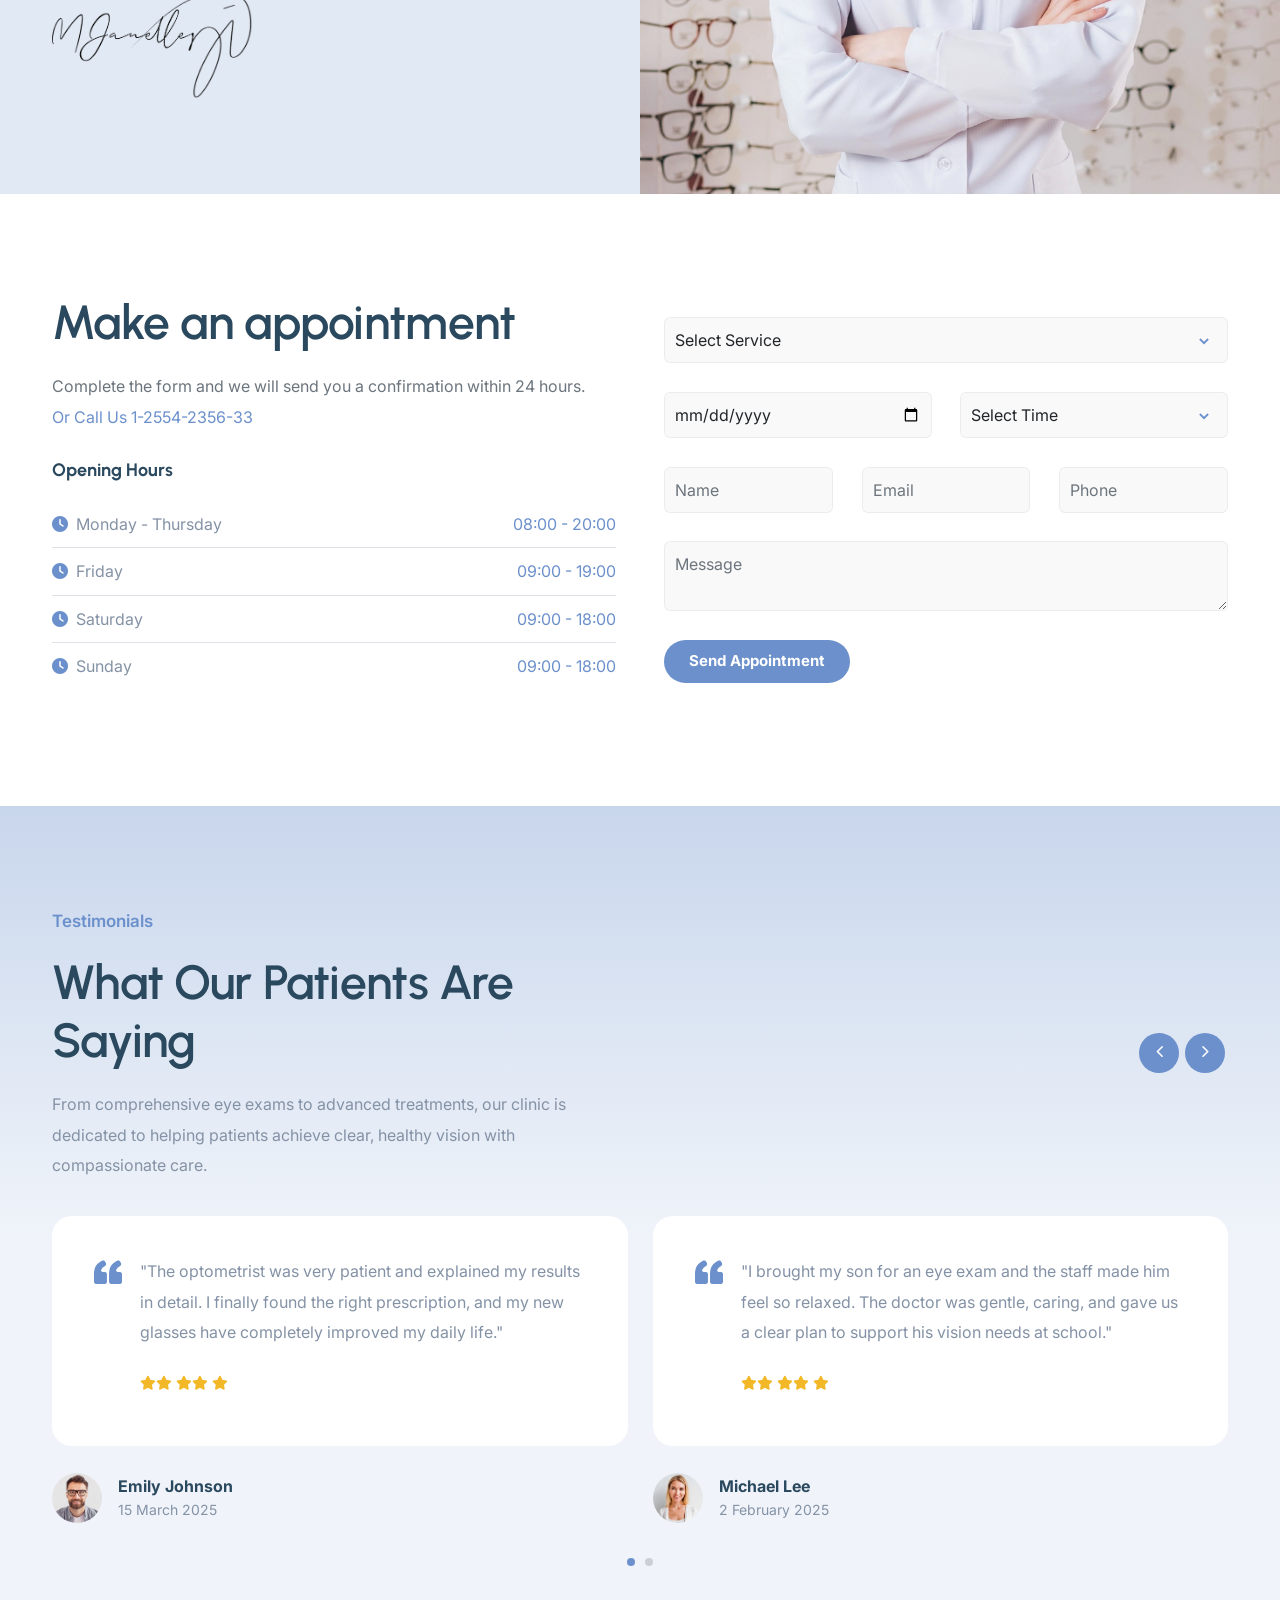
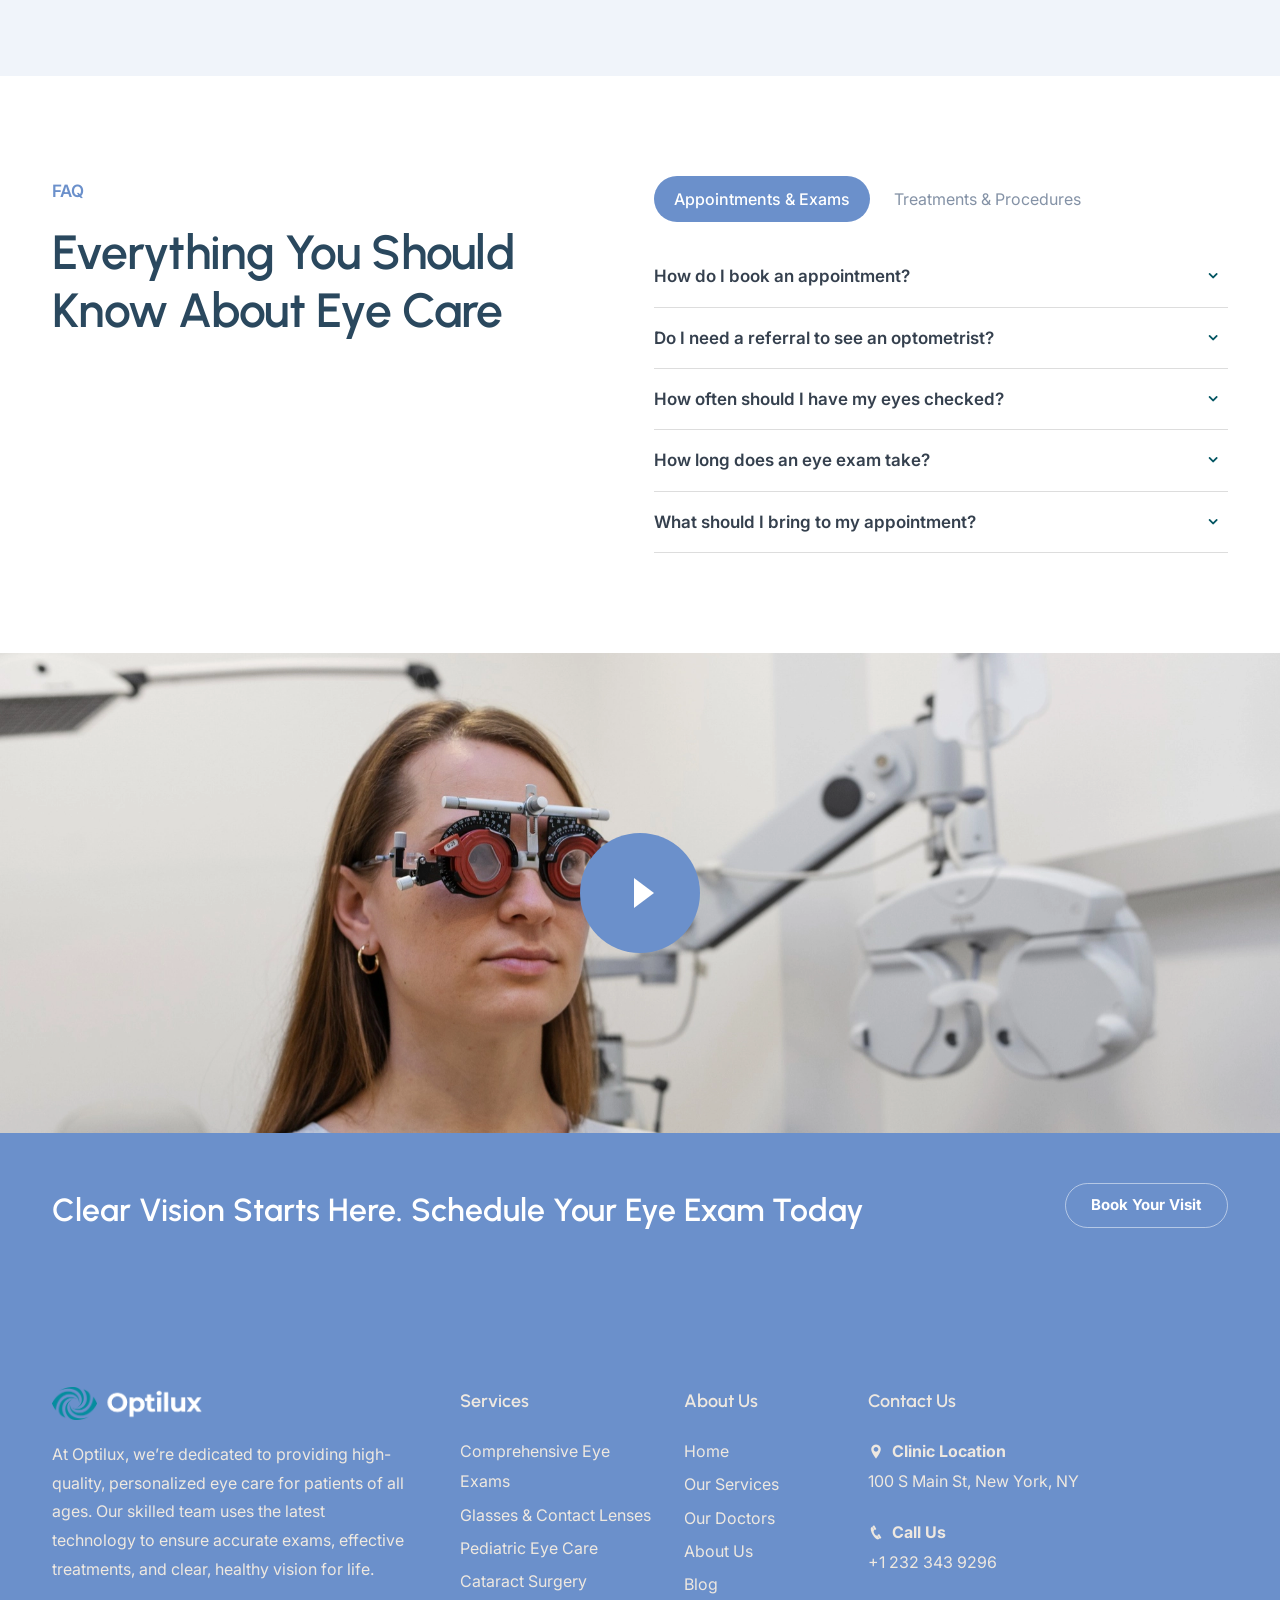
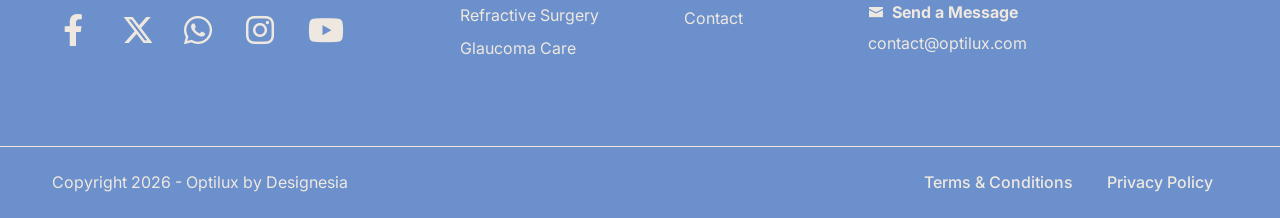
<file: Optilux/Optilux HTML/index-4.html>
<!DOCTYPE html>
<html lang="en">

<head>
    <title>Optilux - Eye Clinic Optometrist and Optical Store HTML Template</title>
    <link rel="icon" href="images/icon.webp" type="image/gif" sizes="16x16">
    <meta content="text/html;charset=utf-8" http-equiv="Content-Type">
    <meta content="width=device-width, initial-scale=1.0" name="viewport" >
    <meta content="Optilux - Eye Clinic Optometrist and Optical Store HTML Template" name="description" >
    <meta content="" name="keywords">
    <meta content="" name="author">
    <!-- CSS Files
    ================================================== -->
    <link href="css/bootstrap.min.css" rel="stylesheet" type="text/css" id="bootstrap">
    <link href="css/plugins.css" rel="stylesheet" type="text/css" >
    <link href="css/style.css" rel="stylesheet" type="text/css" >
    <link href="css/coloring.css" rel="stylesheet" type="text/css" >
    <!-- color scheme -->
    <link id="colors" href="css/colors/scheme-01.css" rel="stylesheet" type="text/css" >

</head>

<body>
    <div id="wrapper">
        <a href="#" id="back-to-top"></a>

        <!-- page preloader begin -->
        <div id="de-loader"></div>
        <!-- page preloader close -->

        <!-- header begin -->
        <header class="transparent header-light">
            <div class="container">
                <div class="row">
                    <div class="col-md-12">
                        <div class="header-inner">
                            <div class="de-flex">
                                <div class="de-flex-col">
                                    <!-- logo begin -->
                                    <div id="logo">
                                        <a href="index.html">
                                            <img class="logo-main" src="images/logo-dark.webp" alt="" >
                                            <img class="logo-scroll" src="images/logo-dark.webp" alt="" >
                                            <img class="logo-mobile" src="images/logo-dark.webp" alt="" >
                                        </a>
                                    </div>
                                    <!-- logo close -->
                                </div>

                                <div class="de-flex-col">
                                    <div class="de-flex-col header-col-mid">
                                        <ul id="mainmenu">
                                            <li><a class="menu-item" href="index.html">Home</a>
                                                <ul class="mega">
                                                    <li>
                                                        <div class="container">
                                                            <div class="sb-menu p-4">
                                                                <div class="row g-3">
                                                                    <div class="col-lg-2 col-md-4 col-sm-6 text-center">
                                                                        <div class="relative hover text-center overflow-hidden rounded-1 shadow-soft">
                                                                            <a class="p-0" href="index-6.html">
                                                                                <img src="images/demo/homepage-6.webp" class="w-100 relative hover-scale-1-1" alt="">
                                                                            </a>
                                                                        </div>
                                                                        <h6 class="mt-3">New: Homepage 6</h6>
                                                                    </div>
                                                                    
                                                                    <div class="col-lg-2 col-md-4 col-sm-6 text-center">
                                                                        <div class="relative hover text-center overflow-hidden rounded-1 shadow-soft">
                                                                            <a class="p-0" href="index.html">
                                                                                <img src="images/demo/homepage-1.webp" class="w-100 relative hover-scale-1-1" alt="">
                                                                            </a>
                                                                        </div>
                                                                        <h6 class="mt-3">Homepage 1</h6>
                                                                    </div>

                                                                    <div class="col-lg-2 col-md-4 col-sm-6 text-center">
                                                                        <div class="relative hover text-center overflow-hidden rounded-1 shadow-soft">
                                                                            <a class="p-0" href="index-2.html">
                                                                                <img src="images/demo/homepage-2.webp" class="w-100 relative hover-scale-1-1" alt="">
                                                                            </a>
                                                                        </div>
                                                                        <h6 class="mt-3">Homepage 2</h6>
                                                                    </div>

                                                                    <div class="col-lg-2 col-md-4 col-sm-6 text-center">
                                                                        <div class="relative hover text-center overflow-hidden rounded-1 shadow-soft">
                                                                            <a class="p-0" href="index-3.html">
                                                                                <img src="images/demo/homepage-3.webp" class="w-100 relative hover-scale-1-1" alt="">
                                                                            </a>
                                                                        </div>
                                                                        <h6 class="mt-3">Homepage 3</h6>
                                                                    </div>

                                                                    <div class="col-lg-2 col-md-4 col-sm-6 text-center">
                                                                        <div class="relative hover text-center overflow-hidden rounded-1 shadow-soft">
                                                                            <a class="p-0" href="index-4.html">
                                                                                <img src="images/demo/homepage-4.webp" class="w-100 relative hover-scale-1-1" alt="">
                                                                            </a>
                                                                        </div>
                                                                        <h6 class="mt-3">Homepage 4</h6>
                                                                    </div>

                                                                    <div class="col-lg-2 col-md-4 col-sm-6 text-center">
                                                                        <div class="relative hover text-center overflow-hidden rounded-1 shadow-soft">
                                                                            <a class="p-0" href="index-5.html">
                                                                                <img src="images/demo/homepage-5.webp" class="w-100 relative hover-scale-1-1" alt="">
                                                                            </a>
                                                                        </div>
                                                                        <h6 class="mt-3">Homepage 5</h6>
                                                                    </div>
                                                                </div>
                                                            </div>
                                                        </div>
                                                    </li>
                                                </ul>
                                            </li>
                                            <li><a class="menu-item" href="services.html">Services</a>
                                                <ul>
                                                    <li><a href="services.html">Services</a></li>
                                                    <li><a href="services-2.html">Services 2</a></li>
                                                    <li><a href="service-single.html">Service Single</a></li>
                                                    <li><a href="pricing.html">Pricing</a></li>
                                                </ul>
                                            </li>
                                            <li><a class="menu-item" href="#">About Us</a>
                                                <ul>
                                                    <li><a href="about.html">About Us</a></li>
                                                    <li><a href="our-doctors.html">Our Doctors</a></li>
                                                </ul>
                                            </li>
                                            <li><a class="menu-item" href="#">Pages</a>
                                                <ul>
                                                    <li><a href="faq.html">FAQ</a></li>
                                                    <li><a href="testimonials.html">Testimonials</a></li>
                                                </ul>
                                            </li>
                                            <li><a class="menu-item" href="shop.html">Shop</a>
                                                <ul>
                                                    <li><a href="shop.html">Shop</a></li>
                                                    <li><a href="shop-2.html">Shop 2</a></li>
                                                    <li><a href="shop-product-single.html">Product Single</a></li>
                                                </ul>
                                            </li>
                                            <li><a class="menu-item" href="blog.html">Blog</a></li>
                                            <li><a class="menu-item" href="contact.html">Contact</a></li>
                                        </ul>
                                    </div>
                                </div>

                                <div class="de-flex-col">
                                    <a class="btn-main fx-slide w-100" href="book-your-visit.html"><span>Book Your Visit</span></a>
                                    <div class="menu_side_area">
                                        <span id="menu-btn"></span>
                                    </div>
                                </div>
                            </div>
                        </div>
                    </div>
                </div>
            </div>
        </header>
        <!-- header close -->
        <!-- content begin -->
        <main>
            <div id="top"></div>

            <section id="section-intro" class="pt-80 pt-sm-10 p-xs-4 pb-0 overflow-hidden">
                <div class="container">
                    <div class="row g-4">
                        <div class="col-lg-12 mb-4">
                            <div class="rounded-1 p-lg-5 p-4 bg-color-op-1 relative overflow-hidden">
                                <div class="gradient-edge-top color op-3 h-50 start-0"></div>
                                <div class="row g-4 gx-5 align-items-center relative z-2">
                                    <div class="col-lg-6">
                                        <div class="subtitle s2 mb-3 wow fadeInUp" data-wow-delay=".0s">Welcome to Optilux</div>
                                        <h1 class="split">Clearer Vision With Care And Advanced Precision</h1>
                                        <p class="col-lg-10 wow fadeInUp" data-wow-delay=".4s">We provide trusted eye care services for the whole family. From routine eye exams to specialized treatments, our expert team ensures your vision stays sharp and healthy.</p>

                                        <a class="btn-main fx-slide wow fadeInUp" data-wow-delay=".6s" href="contact.html"><span>Book Appointment</span></a>

                                        <div class="border-bottom my-3"></div>

                                        <div class="d-lg-flex align-items-center text-dark">
                                            <div class="me-3">Google Rating</div>
                                            <div class="me-3">5.0</div>
                                            <div class="d-flex fs-14 d-rating me-3">
                                                <i class="fa fa-solid fa-star m-1"></i>
                                                <i class="fa fa-solid fa-star m-1"></i>
                                                <i class="fa fa-solid fa-star m-1"></i>
                                                <i class="fa fa-solid fa-star m-1"></i>
                                                <i class="fa fa-solid fa-star m-1"></i>
                                            </div>
                                            <div class="me-3">Based on 23k Reviews</div>
                                        </div>
                                    </div>

                                    <div class="col-lg-6">
                                        <div class="row g-3">
                                            <div class="col-6">
                                                <img src="images/misc/s3.webp" class="img-fluid rounded-1 mb-3 w-70 ms-30 wow scaleIn" alt="">
                                                <img src="images/misc/s4.webp" class="img-fluid rounded-1 wow scaleIn" alt="">
                                            </div>
                                            <div class="col-6">
                                                <div class="spacer-single sm-hide"></div>
                                                <img src="images/misc/s5.webp" class="img-fluid rounded-1 mb-3 wow scaleIn" alt="">
                                                <img src="images/misc/s6.webp" class="img-fluid rounded-1 w-70 wow scaleIn" alt="">
                                            </div>
                                        </div>
                                    </div>
                                </div>

                                <div class="spacer-double"></div>

                                <div class="row g-4">
                                    <div class="col-lg-12">
                                        <h3 class="mb-0">Our Expertise</h3>
                                    </div>
                                    <div class="col-md-4 wow fadeInUp" data-wow-delay="0s">
                                        <div class="skill-bar style-2">
                                            <h5>Comprehensive Eye Exams</h5>
                                            <div class="de-progress">
                                                <div class="value"></div>
                                                <div class="progress-bar" data-value="95%"></div>
                                            </div>
                                        </div>
                                    </div>
                                    <div class="col-md-4 wow fadeInUp" data-wow-delay="0.2s">
                                        <div class="skill-bar style-2">
                                            <h5>Vision Correction & Glasses</h5>
                                            <div class="de-progress">
                                                <div class="value"></div>
                                                <div class="progress-bar" data-value="90%"></div>
                                            </div>
                                        </div>
                                    </div>
                                    <div class="col-md-4 wow fadeInUp" data-wow-delay="0.4s">
                                        <div class="skill-bar style-2">
                                            <h5>Contact Lens Fitting</h5>
                                            <div class="de-progress">
                                                <div class="value"></div>
                                                <div class="progress-bar" data-value="85%"></div>
                                            </div>
                                        </div>
                                    </div>
                                    <div class="col-md-4 wow fadeInUp" data-wow-delay="0.6s">
                                        <div class="skill-bar style-2">
                                            <h5>Pediatric Eye Care</h5>
                                            <div class="de-progress">
                                                <div class="value"></div>
                                                <div class="progress-bar" data-value="80%"></div>
                                            </div>
                                        </div>
                                    </div>
                                    <div class="col-md-4 wow fadeInUp" data-wow-delay="0.8s">
                                        <div class="skill-bar style-2">
                                            <h5>Dry Eye Treatment</h5>
                                            <div class="de-progress">
                                                <div class="value"></div>
                                                <div class="progress-bar" data-value="75%"></div>
                                            </div>
                                        </div>
                                    </div>
                                    <div class="col-md-4 wow fadeInUp" data-wow-delay="1s">
                                        <div class="skill-bar style-2">
                                            <h5>Advanced Diagnostic Technology</h5>
                                            <div class="de-progress">
                                                <div class="value"></div>
                                                <div class="progress-bar" data-value="92%"></div>
                                            </div>
                                        </div>
                                    </div>
                                </div>

                            </div>
                        </div>
                    </div>
                </div>
            </section>


            <section class="relative">
                <div class="container relative z-2">
                    <div class="row g-4 mb-2 justify-content-center">
                        <div class="col-lg-6 text-center">
                            <div class="subtitle s2 wow fadeInUp mb-2">Our Services</div>
                            <h2 class="split" data-wow-delay=".2s">Comprehensive Eye Care & Optometry</h2>
                        </div>
                    </div>
                    <div class="row g-4">
                        <div class="col-lg-4 col-sm-6 wow fadeInUp" data-wow-delay="0s">
                            <div class="hover">
                                <div class="relative overflow-hidden rounded-1">
                                    <a href="service-single.html" class="d-block hover">
                                        <div class="relative overflow-hidden rounded-1">
                                            <img src="images/services/1.webp" class="w-100 hover-scale-1-2" alt="">
                                            <div class="gradient-edge-bottom color h-90 op-8"></div>
                                        </div>
                                    
                                        <div class="p-4 relative bg-white rounded-1 mx-4 mt-min-100 z-2">
                                            <div class="abs top-0 end-0 mt-min-30 me-4 circle bg-color w-60px h-60px">
                                                <img src="images/misc/up-right-arrow.webp" class="w-60px p-20" alt="">
                                            </div>
                                            <h4>Comprehensive Eye Exams</h4>
                                            <p class="mb-0">Full vision check, refraction, and early detection of eye diseases.</p>
                                        </div>
                                    </a>
                                </div>
                            </div>
                        </div>

                        <div class="col-lg-4 col-sm-6 wow fadeInUp" data-wow-delay="0.2s">
                            <div class="hover">
                                <div class="relative overflow-hidden rounded-1">
                                    <a href="service-single.html" class="d-block hover">
                                        <div class="relative overflow-hidden rounded-1">
                                            <img src="images/services/2.webp" class="w-100 hover-scale-1-2" alt="">
                                            <div class="gradient-edge-bottom color h-90 op-8"></div>
                                        </div>
                                    
                                        <div class="p-4 relative bg-white rounded-1 mx-4 mt-min-100 z-2">
                                            <div class="abs top-0 end-0 mt-min-30 me-4 circle bg-color w-60px h-60px">
                                                <img src="images/misc/up-right-arrow.webp" class="w-60px p-20" alt="">
                                            </div>
                                            <h4>Glasses & Contact Lenses</h4>
                                            <p class="mb-0">Prescription glasses, contact lens fitting, and digital eye strain solutions.</p>
                                        </div>
                                    </a>
                                </div>
                            </div>
                        </div>

                        <div class="col-lg-4 col-sm-6 wow fadeInUp" data-wow-delay="0.4s">
                            <div class="hover">
                                <div class="relative overflow-hidden rounded-1">
                                    <a href="service-single.html" class="d-block hover">
                                        <div class="relative overflow-hidden rounded-1">
                                            <img src="images/services/3.webp" class="w-100 hover-scale-1-2" alt="">
                                            <div class="gradient-edge-bottom color h-90 op-8"></div>
                                        </div>
                                    
                                        <div class="p-4 relative bg-white rounded-1 mx-4 mt-min-100 z-2">
                                            <div class="abs top-0 end-0 mt-min-30 me-4 circle bg-color w-60px h-60px">
                                                <img src="images/misc/up-right-arrow.webp" class="w-60px p-20" alt="">
                                            </div>
                                            <h4>Pediatric Eye Care</h4>
                                            <p class="mb-0">Myopia control, lazy eye treatment, and strabismus correction for children.</p>
                                        </div>
                                    </a>
                                </div>
                            </div>
                        </div>

                        <div class="col-lg-4 col-sm-6 wow fadeInUp" data-wow-delay="0.6s">
                            <div class="hover">
                                <div class="relative overflow-hidden rounded-1">
                                    <a href="service-single.html" class="d-block hover">
                                        <div class="relative overflow-hidden rounded-1">
                                            <img src="images/services/4.webp" class="w-100 hover-scale-1-2" alt="">
                                            <div class="gradient-edge-bottom color h-90 op-8"></div>
                                        </div>
                                    
                                        <div class="p-4 relative bg-white rounded-1 mx-4 mt-min-100 z-2">
                                            <div class="abs top-0 end-0 mt-min-30 me-4 circle bg-color w-60px h-60px">
                                                <img src="images/misc/up-right-arrow.webp" class="w-60px p-20" alt="">
                                            </div>
                                            <h4>Cataract Surgery</h4>
                                            <p class="mb-0">Standard removal, premium intraocular lens, and laser-assisted surgery.</p>
                                        </div>
                                    </a>
                                </div>
                            </div>
                        </div>

                        <div class="col-lg-4 col-sm-6 wow fadeInUp" data-wow-delay="0.8s">
                            <div class="hover">
                                <div class="relative overflow-hidden rounded-1">
                                    <a href="service-single.html" class="d-block hover">
                                        <div class="relative overflow-hidden rounded-1">
                                            <img src="images/services/5.webp" class="w-100 hover-scale-1-2" alt="">
                                            <div class="gradient-edge-bottom color h-90 op-8"></div>
                                        </div>
                                    
                                        <div class="p-4 relative bg-white rounded-1 mx-4 mt-min-100 z-2">
                                            <div class="abs top-0 end-0 mt-min-30 me-4 circle bg-color w-60px h-60px">
                                                <img src="images/misc/up-right-arrow.webp" class="w-60px p-20" alt="">
                                            </div>
                                            <h4>Refractive Surgery</h4>
                                            <p class="mb-0">LASIK, PRK, and SMILE for permanent correction of vision problems.</p>
                                        </div>
                                    </a>
                                </div>
                            </div>
                        </div>

                        <div class="col-lg-4 col-sm-6 wow fadeInUp" data-wow-delay="1s">
                            <div class="hover">
                                <div class="relative overflow-hidden rounded-1">
                                    <a href="service-single.html" class="d-block hover">
                                        <div class="relative overflow-hidden rounded-1">
                                            <img src="images/services/6.webp" class="w-100 hover-scale-1-2" alt="">
                                            <div class="gradient-edge-bottom color h-90 op-8"></div>
                                        </div>
                                    
                                        <div class="p-4 relative bg-white rounded-1 mx-4 mt-min-100 z-2">
                                            <div class="abs top-0 end-0 mt-min-30 me-4 circle bg-color w-60px h-60px">
                                                <img src="images/misc/up-right-arrow.webp" class="w-60px p-20" alt="">
                                            </div>
                                            <h4>Glaucoma Care</h4>
                                            <p class="mb-0">Screening, monitoring eye pressure, laser therapy, and surgery.</p>
                                        </div>
                                    </a>
                                </div>
                            </div>
                        </div>
                    </div>
                </div>
            </section>

            <section class="bg-color text-light relative">
                <div class="container relative z-2">
                    <div class="row g-4">
                        <div class="col-lg-6 offset-lg-3 text-center">
                            <div class="subtitle wow fadeInUp">Our Process</div>
                            <h2 class="split" data-wow-delay=".2s">Clear Steps to Better Vision</h2>
                        </div>
                    </div>
                    <div class="row justify-content-center">
                        <div class="col-6 col-md-3 de-step de-step-arrow wow fadeInUp" data-wow-delay="0s">
                            <div class="de-step-icon bg-white id-color">
                                <i class="fas fa-calendar-check fa-2x"></i>
                            </div>
                            <h4 class="fw-bold">Book Appointment</h4>
                            <p>Book your appointment online or by phone with our friendly staff.</p>
                        </div>

                        <div class="col-6 col-md-3 de-step de-step-arrow wow fadeInUp" data-wow-delay="0.2s">
                            <div class="de-step-icon bg-white id-color">
                                <i class="fas fa-eye fa-2x"></i>
                            </div>
                            <h4 class="fw-bold">Eye Examination</h4>
                            <p>Receive a comprehensive eye exam with state-of-the-art diagnostics.</p>
                        </div>

                        <div class="col-6 col-md-3 de-step de-step-arrow wow fadeInUp" data-wow-delay="0.4s">
                            <div class="de-step-icon bg-white id-color">
                                <i class="fas fa-glasses fa-2x"></i>
                            </div>
                            <h4 class="fw-bold">Personalized Solutions</h4>
                            <p>Get personalized recommendations for glasses, contacts, or treatment.</p>
                        </div>

                        <div class="col-6 col-md-3 de-step wow fadeInUp" data-wow-delay="0.6s">
                            <div class="de-step-icon bg-white id-color">
                                <i class="fas fa-heartbeat fa-2x"></i>
                            </div>
                            <h4 class="fw-bold">Ongoing Care</h4>
                            <p>Enjoy clearer vision and ongoing care with regular follow-ups.</p>
                        </div>
                    </div>

                </div>
            </section>

            <section class="no-top no-bottom overflow-hidden bg-color-op-2">
                <div class="container-fluid position-relative half-fluid">
                  <div class="container">
                    <div class="row">
                      <!-- Image -->
                      <div class="col-lg-6 position-lg-absolute right-half h-100">
                        <div class="image" data-bgimage="url(images/misc/s2.webp) center"></div>
                      </div>
                      <!-- Text -->
                      <div class="col-lg-6">
                            <div class="me-lg-3">
                                <div class="py-5 my-5 me-lg-3">
                                    <div class="subtitle s2 mb-3 wow fadeInUp" data-wow-delay=".0s">About Us</div>
                                    <h2 class="split" data-wow-delay=".2s">Professional and Personalized Eye Care Services</h2>
                                    <p class="wow fadeInUp" data-wow-delay=".4s">We provide complete vision care designed for all ages. From routine eye exams to advanced treatments, our dedicated team ensures your eyes remain healthy and your vision clear.</p>
                                    
                                    <img src="images/misc/signature.webp" class="w-200px" alt="">
                                </div>
                            </div>
                      </div>
                    </div>
                  </div>
                </div>
            </section>       

            <section>
                <div class="container">
                  <div class="row g-4 gx-5 align-items-center">
                      <div class="col-lg-6">
                          <h2 class="split">Make an appointment</h2>
                          <p class="text-muted">
                            Complete the form and we will send you a confirmation within 24 hours.<br>
                            <a href="tel:12554235633" class="id-color fw-semibold">
                              Or Call Us 1-2554-2356-33
                            </a>
                          </p>

                          <h5 class="fw-bold mt-4">Opening Hours</h5>
                          <ul class="list-unstyled mt-3">
                            <li class="d-flex justify-content-between py-2 border-bottom">
                              <span><i class="fa-regular fa-clock me-2 id-color"></i>Monday - Thursday</span>
                              <span class="id-color fw-semibold">08:00 - 20:00</span>
                            </li>
                            <li class="d-flex justify-content-between py-2 border-bottom">
                              <span><i class="fa-regular fa-clock me-2 id-color"></i>Friday</span>
                              <span class="id-color fw-semibold">09:00 - 19:00</span>
                            </li>
                            <li class="d-flex justify-content-between py-2 border-bottom">
                              <span><i class="fa-regular fa-clock me-2 id-color"></i>Saturday</span>
                              <span class="id-color fw-semibold">09:00 - 18:00</span>
                            </li>
                            <li class="d-flex justify-content-between py-2">
                              <span><i class="fa-regular fa-clock me-2 id-color"></i>Sunday</span>
                              <span class="id-color fw-semibold">09:00 - 18:00</span>
                            </li>
                          </ul>

                      </div>

                      <div class="col-lg-6">
                          <div class="relative">
                              <div id="success_message_col" class='success p-40 h-100'>
                                  <h3>Thank you for booking your appointment</h3>
                                  <p>We have received your request and will be processing it shortly. Click button below if you want to make another order.</p>
                                  <a class="btn-main" href="book-your-visit.html">Re-submit</a>
                              </div>

                              <form name="bookingForm" id="booking_form" method="post" action="booking.php">
                                  
                                  <div class="row g-4">
                                      <div class="col-lg-12">
                                          <div class="relative">
                                              <select name="service" id="service" class="form-control">
                                                  <option disabled selected value>Select Service</option>
                                                  <option value="Comprehensive Eye Exams">Comprehensive Eye Exams</option>
                                                  <option value="Glasses & Contact Lenses">Glasses & Contact Lenses</option>
                                                  <option value="Pediatric Eye Care">Pediatric Eye Care</option>
                                                  <option value="Cataract Surgery">Cataract Surgery</option>
                                                  <option value="Refractive Surgery">Refractive Surgery</option>
                                                  <option value="Glaucoma Care">Glaucoma Care</option>
                                              </select>
                                              <i class="absolute top-0 end-0 id-color pt-3 pe-3 icofont-simple-down"></i>
                                          </div>
                                      </div>

                                      <div class="col-lg-6">
                                          <input type="date" name="pickup_date" id="pickup_date" class="form-control">
                                      </div>

                                      <div class="col-lg-6">
                                          <div class="relative">
                                              <select name="time" id="time" class="form-control">
                                                  <option disabled selected value>Select Time</option>
                                                  <option value="10:00">10:00</option>
                                                  <option value="11:00">11:00</option>
                                                  <option value="12:00">12:00</option>
                                                  <option value="13:00">13:00</option>
                                                  <option value="14:00">14:00</option>
                                                  <option value="15:00">15:00</option>
                                                  <option value="16:00">16:00</option>
                                                  <option value="17:00">17:00</option>
                                                  <option value="18:00">18:00</option>
                                                  <option value="19:00">19:00</option>
                                                  <option value="20:00">20:00</option>
                                              </select>
                                              <i class="absolute top-0 end-0 id-color pt-3 pe-3 icofont-simple-down"></i>
                                          </div>
                                      </div>

                                      <div class="col-lg-4">
                                          <input type="text" name="name" id="name" placeholder="Name" class="form-control" required>
                                      </div>

                                      <div class="col-lg-4">
                                          <input type="text" name="email" id="email" placeholder="Email" class="form-control" required>
                                      </div>

                                      <div class="col-lg-4">
                                          <input type="text" name="phone" id="phone" placeholder="Phone" class="form-control" required>
                                      </div>

                                      <div class="col-lg-12">
                                          <textarea name="message" id="message" class="form-control" placeholder="Message"></textarea>
                                      </div>

                                      <div class="col-lg-12">
                                          <div id='submit'>
                                              <input type='submit' id='send_message' value='Send Appointment' class="btn-main">
                                          </div>
                                      </div>
                                  </div>

                                  <div id="error_message" class='error'>
                                      Sorry there was an error sending your form.
                                  </div>

                              </form>
                          </div>
                      </div>
                  </div>
                </div>
            </section>



<section class="bg-color-op-1 relative">
    <div class="gradient-edge-top color op-3 h-50 start-0"></div>
    <div class="container relative z-2">
        <div class="row mb-3 g-4 align-items-center justify-content-between">
            <div class="col-lg-6">
                <div class="subtitle id-color wow fadeInUp">Testimonials</div>
                <h2 class="split">What Our Patients Are Saying</h2>
                <p>From comprehensive eye exams to advanced treatments, our clinic is dedicated to helping patients achieve clear, healthy vision with compassionate care.</p>
            </div>
            <div class="col-lg-6">
                <div class="relative">
                    <div class="de-custom-nav d-flex flex-end" data-target="#testimonial-carousel">
                        <div class="d-prev circle"></div>
                        <div class="d-next circle"></div>
                    </div>
                </div>
            </div>
        </div>
    </div>
    <div class="container">
        <div class="row g-4 align-items-center">
            <div class="col-lg-12">
                <div class="row">
                    <div id="testimonial-carousel" class="owl-carousel owl-theme owl-2-dots wow fadeInUp">
                        <div class="item">
                            <div class="bg-white relative rounded-1 p-40">
                                <i class="fs-32 icofont-quote-left absolute start-40px id-color"></i>
                                <div class="ps-5">
                                    <p>"The optometrist was very patient and explained my results in detail. I finally found the right prescription, and my new glasses have completely improved my daily life."</p>
                                    <div class="de-rating-ext mb-2">
                                        <span class="d-stars">
                                            <i class="fa fa-star"></i><i class="fa fa-star"></i>
                                            <i class="fa fa-star"></i><i class="fa fa-star"></i>
                                            <i class="fa fa-star"></i>
                                        </span>
                                        <span class="ms-2 text-white">5.0</span>
                                    </div>
                                </div>
                            </div>
                            <div class="d-flex mt-4 align-items-center">
                                <img class="w-50px circle me-3" alt="" src="images/testimonial/1.webp">
                                <div class="mt-2">
                                    <div class="text-dark fw-bold lh-1">Emily Johnson</div>
                                    <small>15 March 2025</small>
                                </div>
                            </div>
                        </div>
                        <div class="item">
                            <div class="bg-white relative rounded-1 p-40">
                                <i class="fs-32 icofont-quote-left absolute start-40px id-color"></i>
                                <div class="ps-5">
                                    <p>"I brought my son for an eye exam and the staff made him feel so relaxed. The doctor was gentle, caring, and gave us a clear plan to support his vision needs at school."</p>
                                    <div class="de-rating-ext mb-2">
                                        <span class="d-stars">
                                            <i class="fa fa-star"></i><i class="fa fa-star"></i>
                                            <i class="fa fa-star"></i><i class="fa fa-star"></i>
                                            <i class="fa fa-star"></i>
                                        </span>
                                        <span class="ms-2 text-white">5.0</span>
                                    </div>
                                </div>
                            </div>
                            <div class="d-flex mt-4 align-items-center">
                                <img class="w-50px circle me-3" alt="" src="images/testimonial/2.webp">
                                <div class="mt-2">
                                    <div class="text-dark fw-bold lh-1">Michael Lee</div>
                                    <small>2 February 2025</small>
                                </div>
                            </div>
                        </div>
                        <div class="item">
                            <div class="bg-white relative rounded-1 p-40">
                                <i class="fs-32 icofont-quote-left absolute start-40px id-color"></i>
                                <div class="ps-5">
                                    <p>"I struggled with dry eyes for years, but their treatment plan brought real relief. The clinic followed up regularly and ensured my eyes stayed comfortable and healthy."</p>
                                    <div class="de-rating-ext mb-2">
                                        <span class="d-stars">
                                            <i class="fa fa-star"></i><i class="fa fa-star"></i>
                                            <i class="fa fa-star"></i><i class="fa fa-star"></i>
                                            <i class="fa fa-star"></i>
                                        </span>
                                        <span class="ms-2 text-white">5.0</span>
                                    </div>
                                </div>
                            </div>
                            <div class="d-flex mt-4 align-items-center">
                                <img class="w-50px circle me-3" alt="" src="images/testimonial/3.webp">
                                <div class="mt-2">
                                    <div class="text-dark fw-bold lh-1">Sophia Martinez</div>
                                    <small>20 January 2025</small>
                                </div>
                            </div>
                        </div>
                        <div class="item">
                            <div class="bg-white relative rounded-1 p-40">
                                <i class="fs-32 icofont-quote-left absolute start-40px id-color"></i>
                                <div class="ps-5">
                                    <p>"The diagnostic equipment was modern and very accurate. The doctors explained everything clearly and gave me confidence in my eye health and ongoing treatment plan."</p>
                                    <div class="de-rating-ext mb-2">
                                        <span class="d-stars">
                                            <i class="fa fa-star"></i><i class="fa fa-star"></i>
                                            <i class="fa fa-star"></i><i class="fa fa-star"></i>
                                            <i class="fa fa-star"></i>
                                        </span>
                                        <span class="ms-2 text-white">5.0</span>
                                    </div>
                                </div>
                            </div>
                            <div class="d-flex mt-4 align-items-center">
                                <img class="w-50px circle me-3" alt="" src="images/testimonial/4.webp">
                                <div class="mt-2">
                                    <div class="text-dark fw-bold lh-1">David Wilson</div>
                                    <small>8 December 2024</small>
                                </div>
                            </div>
                        </div>
                    </div><!-- end carousel -->
                </div>
            </div>
        </div>
    </div>
</section>

<section>
    <div class="container">
        <div class="row g-4">
            <div class="col-lg-6">
                <div class="subtitle id-color">FAQ</div>
                <h2 class="split">
                    Everything You Should Know About Eye Care
                </h2>
            </div>
            <div class="col-lg-6">
                <div class="de-tab">
                    <ul class="d-tab-nav mb-4">
                        <li class="active-tab">Appointments & Exams</li>
                        <li>Treatments & Procedures</li>
                    </ul>
                    <ul class="d-tab-content">
                        <li>
                            <div class="accordion">
                                <div class="accordion-section">
                                    <div class="accordion-section-title" data-tab="#accordion-a1">
                                        How do I book an appointment?
                                    </div>
                                    <div class="accordion-section-content" id="accordion-a1">
                                        You can book online through our website or call our reception desk. Same-day emergency appointments may be available.
                                    </div>
                                    <div class="accordion-section-title" data-tab="#accordion-a2">
                                        Do I need a referral to see an optometrist?
                                    </div>
                                    <div class="accordion-section-content" id="accordion-a2">
                                        No referral is needed for routine eye exams. For specialized care, a referral from your doctor may be required.
                                    </div>
                                    <div class="accordion-section-title" data-tab="#accordion-a3">
                                        How often should I have my eyes checked?
                                    </div>
                                    <div class="accordion-section-content" id="accordion-a3">
                                        Adults should schedule an eye exam every 1–2 years, while children and seniors may require more frequent visits.
                                    </div>
                                    <div class="accordion-section-title" data-tab="#accordion-a4">
                                        How long does an eye exam take?
                                    </div>
                                    <div class="accordion-section-content" id="accordion-a4">
                                        A comprehensive eye exam usually takes 30–45 minutes, depending on the tests performed.
                                    </div>
                                    <div class="accordion-section-title" data-tab="#accordion-a5">
                                        What should I bring to my appointment?
                                    </div>
                                    <div class="accordion-section-content" id="accordion-a5">
                                        Please bring your ID, insurance card, current glasses or contact lenses, and a list of any medications you are taking.
                                    </div>
                                </div>
                            </div>
                        </li>
                        <li>
                            <div class="accordion">
                                <div class="accordion-section">
                                    <div class="accordion-section-title" data-tab="#accordion-b1">
                                        Do you provide laser eye surgery?
                                    </div>
                                    <div class="accordion-section-content" id="accordion-b1">
                                        Yes, we offer LASIK consultations and work with trusted surgeons for corrective eye surgery options.
                                    </div>
                                    <div class="accordion-section-title" data-tab="#accordion-b2">
                                        What treatments are available for dry eyes?
                                    </div>
                                    <div class="accordion-section-content" id="accordion-b2">
                                        We provide artificial tears, prescription medications, and advanced therapies such as punctal plugs.
                                    </div>
                                    <div class="accordion-section-title" data-tab="#accordion-b3">
                                        Can I get prescription glasses on the same day?
                                    </div>
                                    <div class="accordion-section-content" id="accordion-b3">
                                        In many cases, yes. We have an in-house optical lab that allows for same-day or next-day glasses service.
                                    </div>
                                    <div class="accordion-section-title" data-tab="#accordion-b4">
                                        Do you treat eye diseases like glaucoma or cataracts?
                                    </div>
                                    <div class="accordion-section-content" id="accordion-b4">
                                        Yes, our clinic diagnoses and manages glaucoma, cataracts, macular degeneration, and other eye conditions.
                                    </div>
                                    <div class="accordion-section-title" data-tab="#accordion-b5">
                                        Are contact lenses safe for children?
                                    </div>
                                    <div class="accordion-section-content" id="accordion-b5">
                                        Yes, with proper care and hygiene, contact lenses are safe for children as young as 10–12 years old.
                                    </div>
                                </div>
                            </div>
                        </li>
                    </ul>
                </div>
            </div>
        </div>
    </div>
</section>

<section aria-label="section" class="p-0">
    <div class="container-fluid">
        <div class="row">
            <div class="col-lg-12">
                <a class="d-block hover popup-youtube" href="https://www.youtube.com/watch?v=2M6qSUQrMBk">
                    <div class="relative overflow-hidden">
                        <div class="absolute start-0 w-100 abs-middle fs-36 text-white text-center z-2">
                            <div class="player bg-color border-0 circle wow scaleIn"><span></span></div>
                        </div> 
                        <div class="absolute w-100 h-100 top-0 bg-dark hover-op-05"></div>
                        <img src="images/background/5.webp" class="w-100 hover-scale-1-1" alt="">
                    </div>
                </a>
            </div>
        </div>
    </div>
</section>

<section class="bg-color relative text-light pt-50 pb-50">
    <div class="container relative z-2">
        <div class="row g-4 align-items-center">
            <div class="col-md-9">
                <h3 class="mb-0 fs-32">Clear Vision Starts Here. Schedule Your Eye Exam Today</h3>
            </div>
            <div class="col-lg-3 text-lg-end">
                <a class="btn-main btn-line fx-slide" href="book-your-visit.html"><span>Book Your Visit</span></a>
            </div>
        </div>
    </div>
</section>


</main>
        <!-- content close -->

        <!-- footer begin -->
        <footer class="section-dark">
            <div class="container">
                <div class="row gx-5">
                    <div class="col-lg-4 col-sm-6">
                        <img src="images/logo-white.webp" class="logo-footer" alt="" >
                        <div class="spacer-20"></div>
                        <p>At Optilux, we’re dedicated to providing high-quality, personalized eye care for patients of all ages. Our skilled team uses the latest technology to ensure accurate exams, effective treatments, and clear, healthy vision for life.</p>

                        <div class="social-icons mb-sm-30">
                            <a href="#"><i class="fa-brands fa-facebook-f"></i></a>
                            <a href="#"><i class="fa-brands fa-x-twitter"></i></a>
                            <a href="#"><i class="fa-brands fa-whatsapp"></i></a>
                            <a href="#"><i class="fa-brands fa-instagram"></i></a>
                            <a href="#"><i class="fa-brands fa-youtube"></i></a>
                        </div>
                    </div>
                    <div class="col-lg-4 col-sm-12 order-lg-1 order-sm-2">
                        <div class="row">
                            <div class="col-md-7">
                                <div class="widget">
                                    <h5>Services</h5>
                                    <ul>
                                        <li><a href="service-single.html">Comprehensive Eye Exams</a></li>
                                        <li><a href="service-single.html">Glasses & Contact Lenses</a></li>
                                        <li><a href="service-single.html">Pediatric Eye Care</a></li>
                                        <li><a href="service-single.html">Cataract Surgery</a></li>
                                        <li><a href="service-single.html">Refractive Surgery</a></li>
                                        <li><a href="service-single.html">Glaucoma Care</a></li>
                                    </ul>
                                </div>
                            </div>
                            <div class="col-lg-5">
                                <div class="widget">
                                    <h5>About Us</h5>
                                    <ul>                                        
                                        <li><a href="index.html">Home</a></li>
                                        <li><a href="services.html">Our Services</a></li>
                                        <li><a href="our-doctors.html">Our Doctors</a></li>
                                        <li><a href="about.html">About Us</a></li>
                                        <li><a href="blog.html">Blog</a></li>
                                        <li><a href="contact.html">Contact</a></li>
                                    </ul>
                                </div>
                            </div>
                        </div>
                    </div>
                    <div class="col-lg-4 col-sm-6 order-lg-2 order-sm-1">
                        <div class="widget">
                            <h5>Contact Us</h5>
                            <div class="fw-bold text-white"><i class="icofont-location-pin me-2 id-color"></i>Clinic Location</div>
                            100 S Main St, New York, NY

                            <div class="spacer-20"></div>

                            <div class="fw-bold text-white"><i class="icofont-phone me-2 id-color"></i>Call Us</div>
                            +1 232 343 9296

                            <div class="spacer-20"></div>

                            <div class="fw-bold text-white"><i class="icofont-envelope me-2 id-color"></i>Send a Message</div>
                            contact@optilux.com                            
                        </div>
                    </div>
                </div>
            </div>
            <div class="subfooter">
                <div class="container">
                    <div class="row">
                        <div class="col-md-12">
                            <div class="de-flex">
                                <div class="de-flex-col">
                                    Copyright 2026 - Optilux by Designesia
                                </div>
                                <ul class="menu-simple">
                                    <li><a href="#">Terms &amp; Conditions</a></li>
                                    <li><a href="#">Privacy Policy</a></li>
                                </ul>
                            </div>
                        </div>
                    </div>
                </div>
            </div>
        </footer>
        <!-- footer close -->
    </div>



    <!-- Javascript Files
    ================================================== -->
    <script src="js/plugins.js"></script>
    <script src="js/designesia.js"></script>
    <script src="js/validation-booking.js"></script>

</body>

</html>
</file>
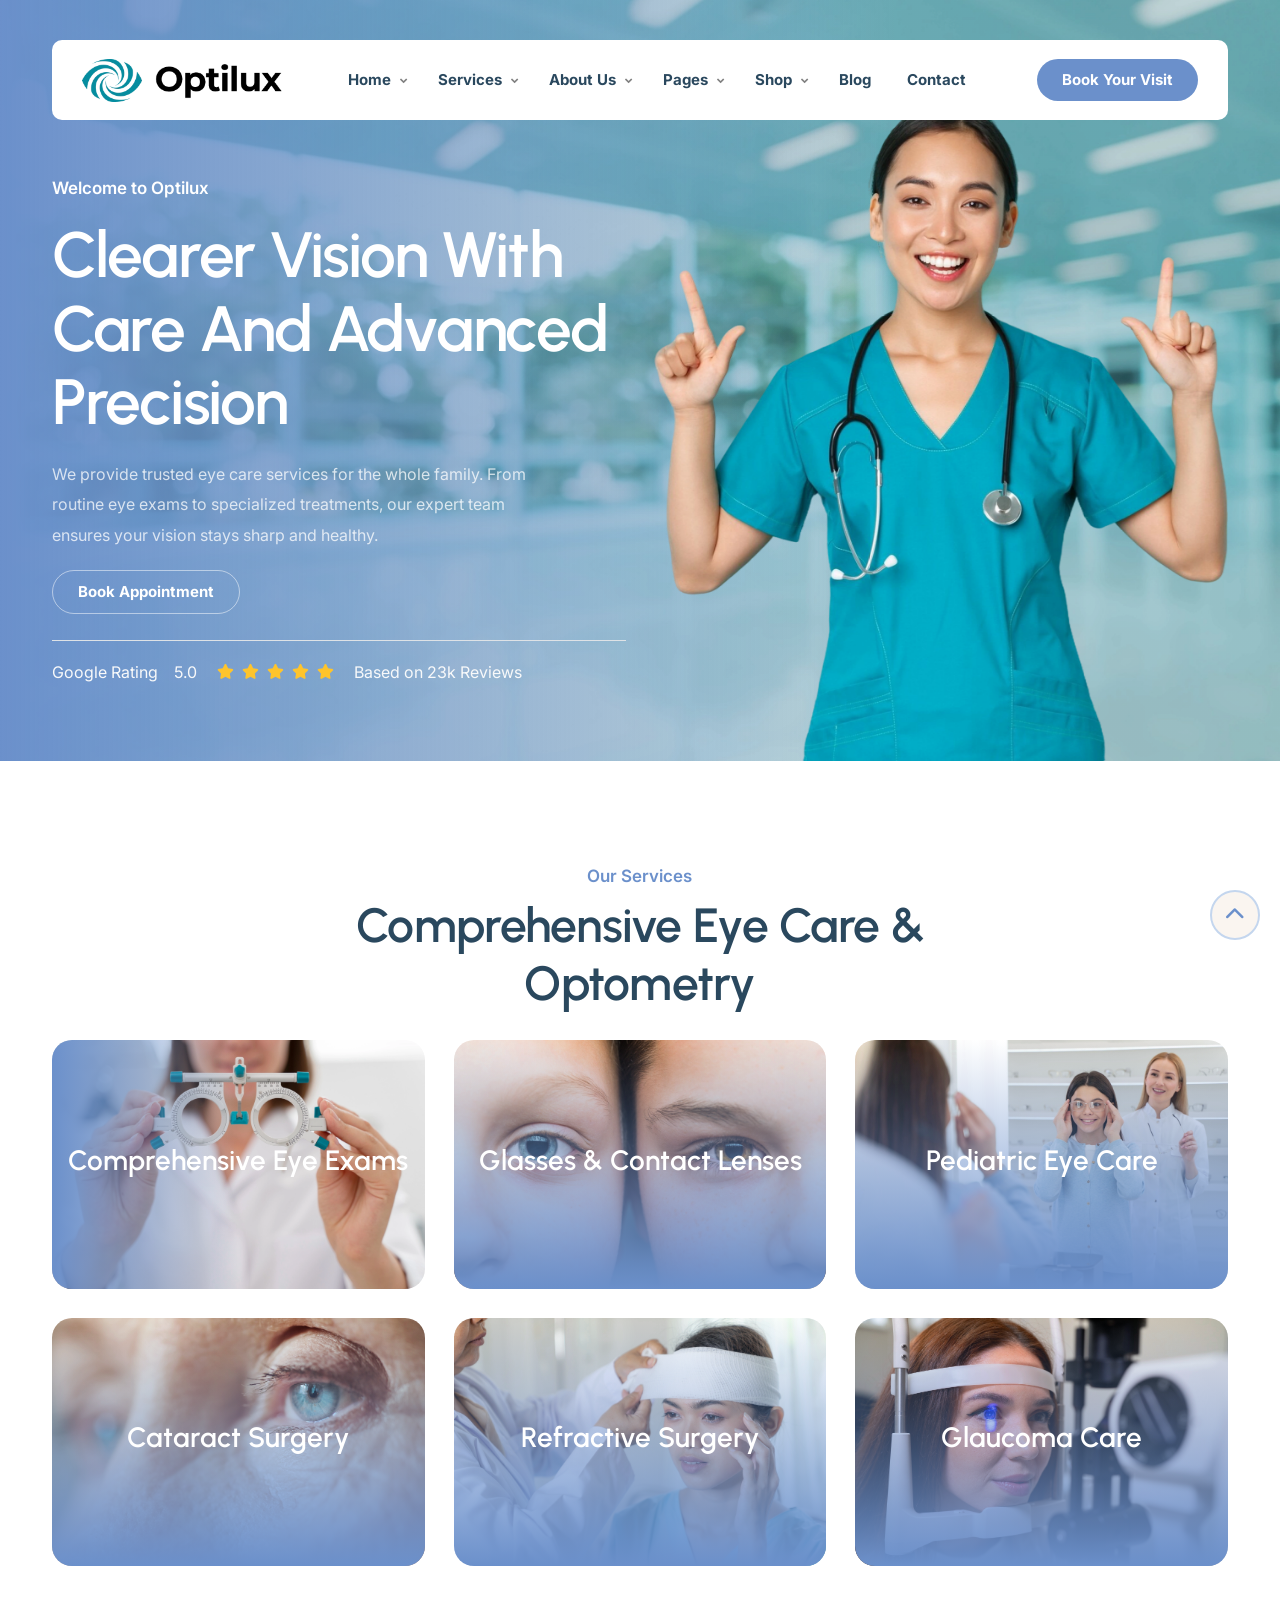
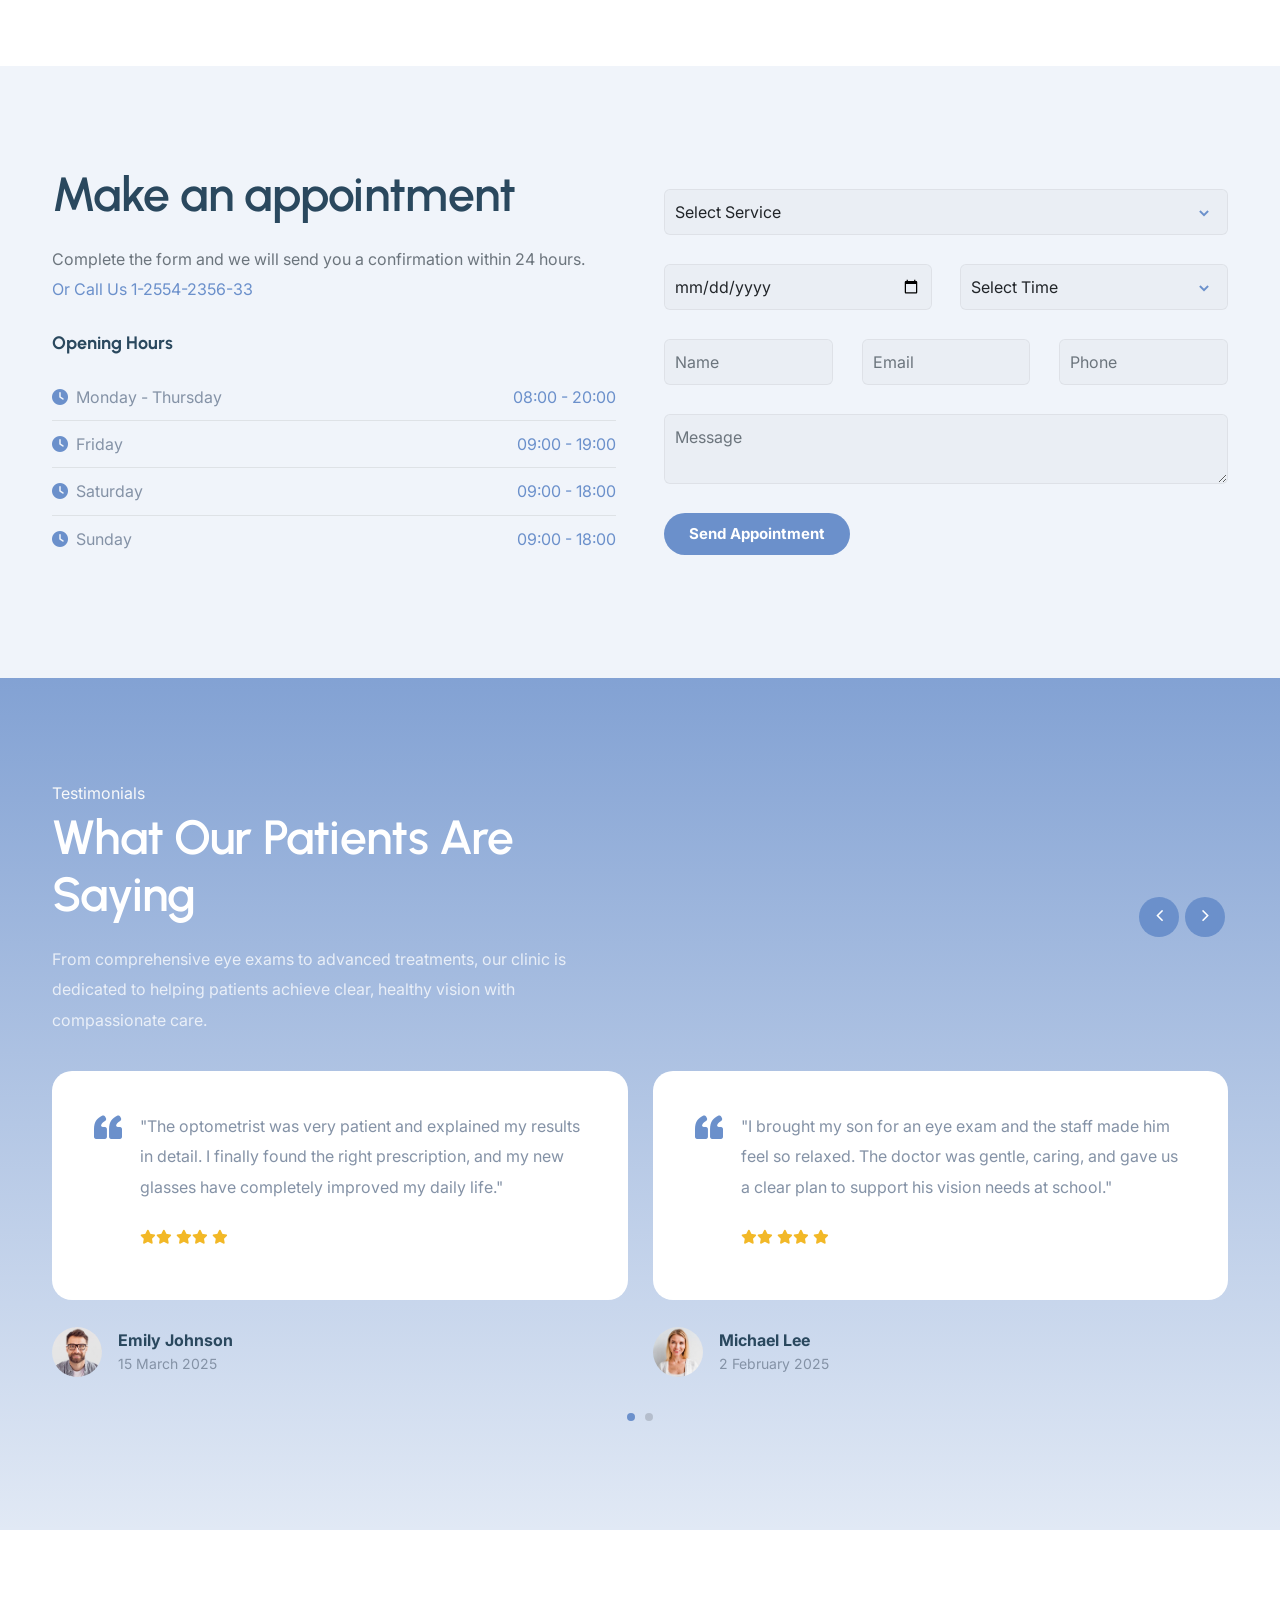
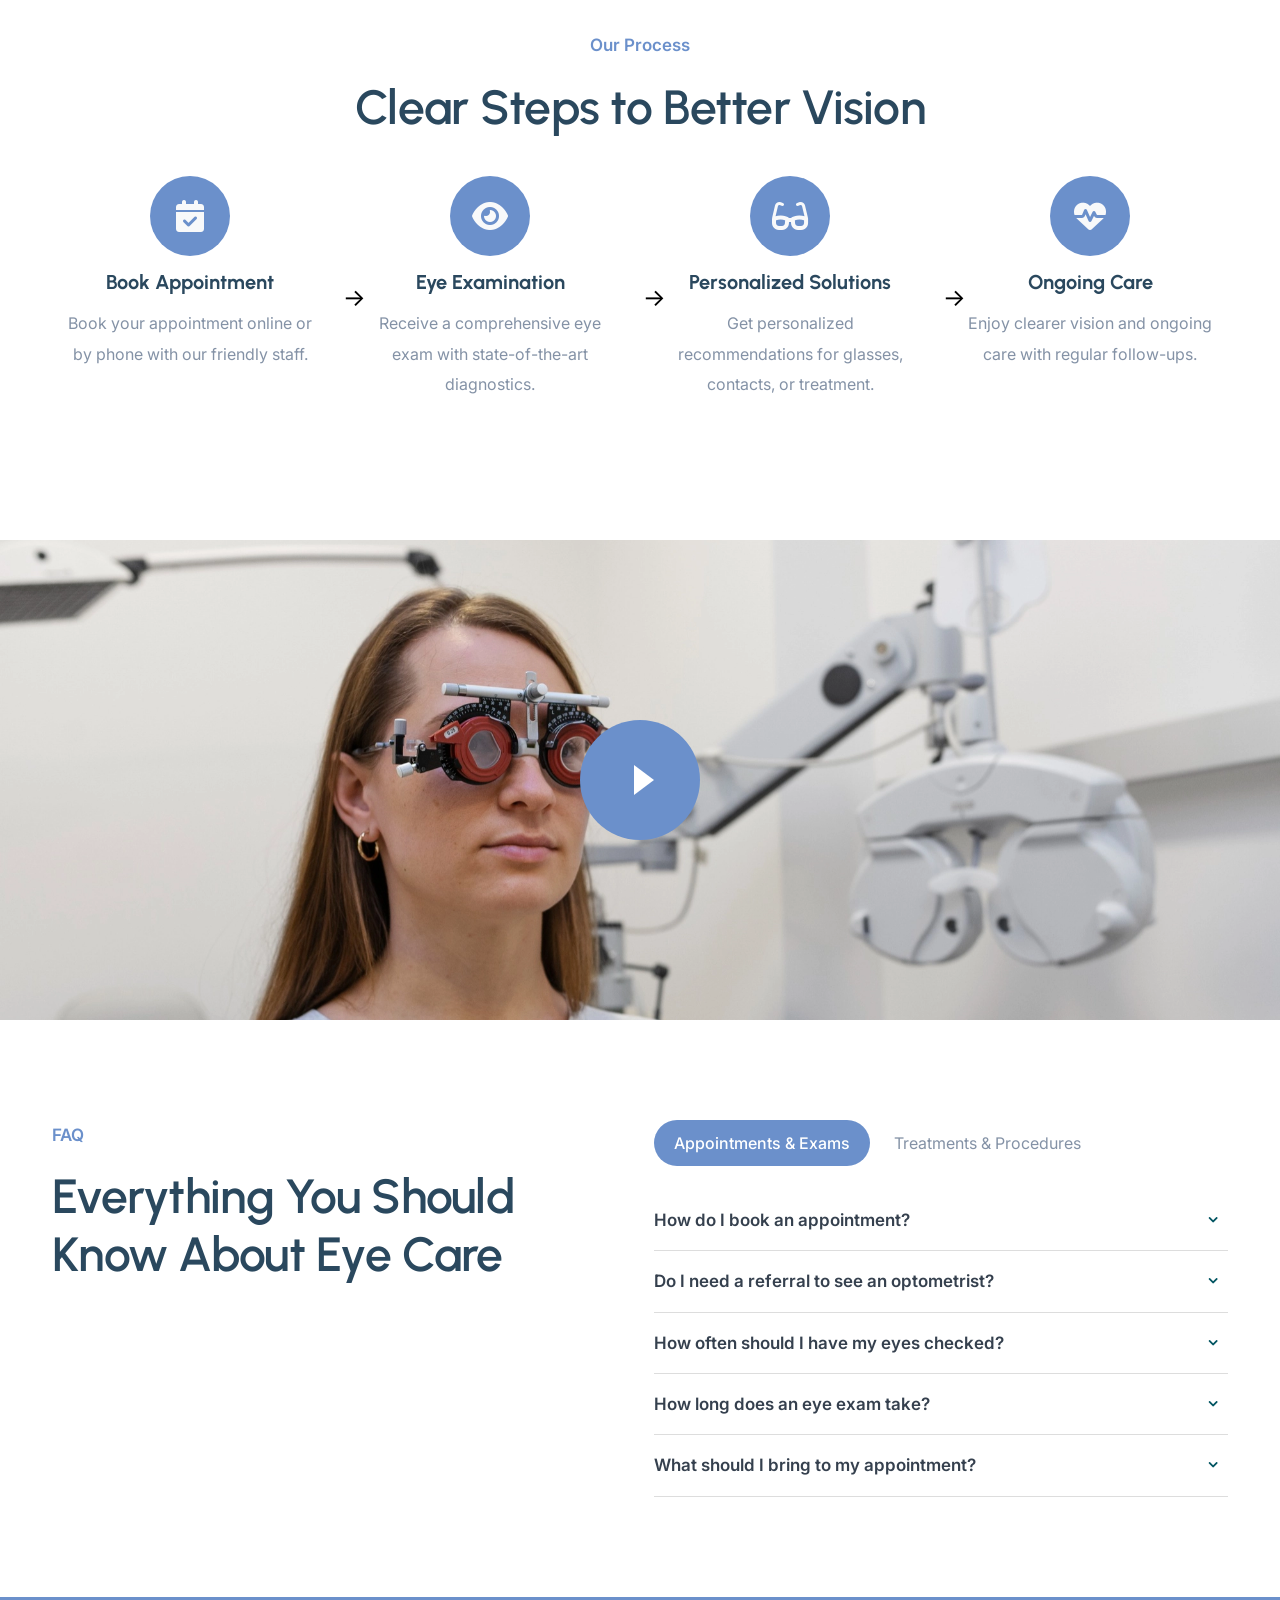
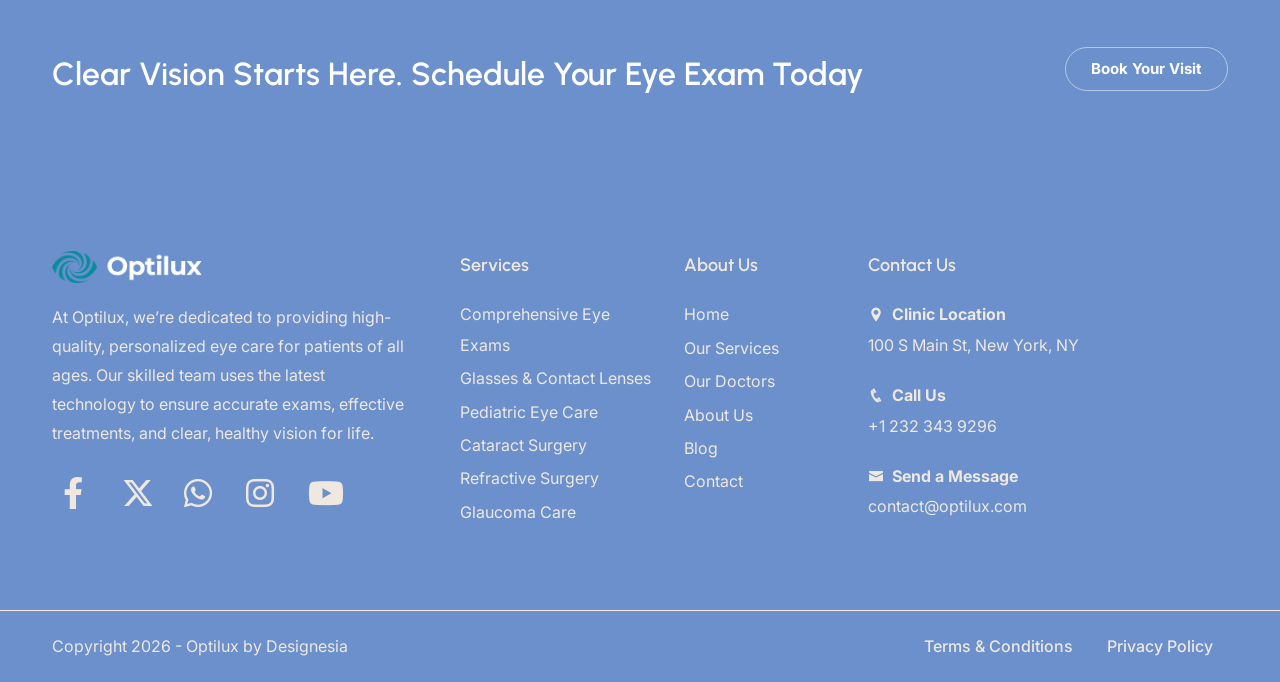
<file: Optilux/Optilux HTML/index-5.html>
<!DOCTYPE html>
<html lang="en">

<head>
    <title>Optilux - Eye Clinic Optometrist and Optical Store HTML Template</title>
    <link rel="icon" href="images/icon.webp" type="image/gif" sizes="16x16">
    <meta content="text/html;charset=utf-8" http-equiv="Content-Type">
    <meta content="width=device-width, initial-scale=1.0" name="viewport" >
    <meta content="Optilux - Eye Clinic Optometrist and Optical Store HTML Template" name="description" >
    <meta content="" name="keywords">
    <meta content="" name="author">
    <!-- CSS Files
    ================================================== -->
    <link href="css/bootstrap.min.css" rel="stylesheet" type="text/css" id="bootstrap">
    <link href="css/plugins.css" rel="stylesheet" type="text/css" >
    <link href="css/style.css" rel="stylesheet" type="text/css" >
    <link href="css/coloring.css" rel="stylesheet" type="text/css" >
    <!-- color scheme -->
    <link id="colors" href="css/colors/scheme-01.css" rel="stylesheet" type="text/css" >

</head>

<body>
    <div id="wrapper">
        <a href="#" id="back-to-top"></a>

        <!-- page preloader begin -->
        <div id="de-loader"></div>
        <!-- page preloader close -->

        <!-- header begin -->
        <header class="transparent header-light header-float">
            <div class="container">
                <div class="row">
                    <div class="col-md-12">
                        <div class="header-inner">
                            <div class="de-flex">
                                <div class="de-flex-col">
                                    <!-- logo begin -->
                                    <div id="logo">
                                        <a href="index.html">
                                            <img class="logo-main" src="images/logo-dark.webp" alt="" >
                                            <img class="logo-scroll" src="images/logo-dark.webp" alt="" >
                                            <img class="logo-mobile" src="images/logo-dark.webp" alt="" >
                                        </a>
                                    </div>
                                    <!-- logo close -->
                                </div>

                                <div class="de-flex-col">
                                    <div class="de-flex-col header-col-mid">
                                        <ul id="mainmenu">
                                            <li><a class="menu-item" href="index.html">Home</a>
                                                <ul class="mega">
                                                    <li>
                                                        <div class="container">
                                                            <div class="sb-menu p-4">
                                                                <div class="row g-3">
                                                                    <div class="col-lg-2 col-md-4 col-sm-6 text-center">
                                                                        <div class="relative hover text-center overflow-hidden rounded-1 shadow-soft">
                                                                            <a class="p-0" href="index-6.html">
                                                                                <img src="images/demo/homepage-6.webp" class="w-100 relative hover-scale-1-1" alt="">
                                                                            </a>
                                                                        </div>
                                                                        <h6 class="mt-3">New: Homepage 6</h6>
                                                                    </div>
                                                                    
                                                                    <div class="col-lg-2 col-md-4 col-sm-6 text-center">
                                                                        <div class="relative hover text-center overflow-hidden rounded-1 shadow-soft">
                                                                            <a class="p-0" href="index.html">
                                                                                <img src="images/demo/homepage-1.webp" class="w-100 relative hover-scale-1-1" alt="">
                                                                            </a>
                                                                        </div>
                                                                        <h6 class="mt-3">Homepage 1</h6>
                                                                    </div>

                                                                    <div class="col-lg-2 col-md-4 col-sm-6 text-center">
                                                                        <div class="relative hover text-center overflow-hidden rounded-1 shadow-soft">
                                                                            <a class="p-0" href="index-2.html">
                                                                                <img src="images/demo/homepage-2.webp" class="w-100 relative hover-scale-1-1" alt="">
                                                                            </a>
                                                                        </div>
                                                                        <h6 class="mt-3">Homepage 2</h6>
                                                                    </div>

                                                                    <div class="col-lg-2 col-md-4 col-sm-6 text-center">
                                                                        <div class="relative hover text-center overflow-hidden rounded-1 shadow-soft">
                                                                            <a class="p-0" href="index-3.html">
                                                                                <img src="images/demo/homepage-3.webp" class="w-100 relative hover-scale-1-1" alt="">
                                                                            </a>
                                                                        </div>
                                                                        <h6 class="mt-3">Homepage 3</h6>
                                                                    </div>

                                                                    <div class="col-lg-2 col-md-4 col-sm-6 text-center">
                                                                        <div class="relative hover text-center overflow-hidden rounded-1 shadow-soft">
                                                                            <a class="p-0" href="index-4.html">
                                                                                <img src="images/demo/homepage-4.webp" class="w-100 relative hover-scale-1-1" alt="">
                                                                            </a>
                                                                        </div>
                                                                        <h6 class="mt-3">Homepage 4</h6>
                                                                    </div>

                                                                    <div class="col-lg-2 col-md-4 col-sm-6 text-center">
                                                                        <div class="relative hover text-center overflow-hidden rounded-1 shadow-soft">
                                                                            <a class="p-0" href="index-5.html">
                                                                                <img src="images/demo/homepage-5.webp" class="w-100 relative hover-scale-1-1" alt="">
                                                                            </a>
                                                                        </div>
                                                                        <h6 class="mt-3">Homepage 5</h6>
                                                                    </div>
                                                                </div>
                                                            </div>
                                                        </div>
                                                    </li>
                                                </ul>
                                            </li>
                                            <li><a class="menu-item" href="services.html">Services</a>
                                                <ul>
                                                    <li><a href="services.html">Services</a></li>
                                                    <li><a href="services-2.html">Services 2</a></li>
                                                    <li><a href="service-single.html">Service Single</a></li>
                                                    <li><a href="pricing.html">Pricing</a></li>
                                                </ul>
                                            </li>
                                            <li><a class="menu-item" href="#">About Us</a>
                                                <ul>
                                                    <li><a href="about.html">About Us</a></li>
                                                    <li><a href="our-doctors.html">Our Doctors</a></li>
                                                </ul>
                                            </li>
                                            <li><a class="menu-item" href="#">Pages</a>
                                                <ul>
                                                    <li><a href="faq.html">FAQ</a></li>
                                                    <li><a href="testimonials.html">Testimonials</a></li>
                                                </ul>
                                            </li>
                                            <li><a class="menu-item" href="shop.html">Shop</a>
                                                <ul>
                                                    <li><a href="shop.html">Shop</a></li>
                                                    <li><a href="shop-2.html">Shop 2</a></li>
                                                    <li><a href="shop-product-single.html">Product Single</a></li>
                                                </ul>
                                            </li>
                                            <li><a class="menu-item" href="blog.html">Blog</a></li>
                                            <li><a class="menu-item" href="contact.html">Contact</a></li>
                                        </ul>
                                    </div>
                                </div>

                                <div class="de-flex-col">
                                    <a class="btn-main fx-slide w-100" href="book-your-visit.html"><span>Book Your Visit</span></a>
                                    <div class="menu_side_area">
                                        <span id="menu-btn"></span>
                                    </div>
                                </div>
                            </div>
                        </div>
                    </div>
                </div>
            </div>
        </header>
        <!-- header close -->
        <!-- content begin -->
        <main>
            <div id="top"></div>

            <section class="text-light jarallax relative pb-0 overflow-hidden">
                <img src="images/background/6.webp" class="jarallax-img" alt="">
                <div class="container relative z-2">
                    <div class="row g-4 align-items-center">
                        <div class="col-lg-6">
                            <div class="subtitle s2 mb-3 wow fadeInUp" data-wow-delay=".0s">Welcome to Optilux</div>
                            <h1 class="split">Clearer Vision With Care And Advanced Precision</h1>
                            <p class="col-lg-10 wow fadeInUp" data-wow-delay=".4s">We provide trusted eye care services for the whole family. From routine eye exams to specialized treatments, our expert team ensures your vision stays sharp and healthy.</p>
                            <a class="btn-main btn-line fx-slide wow fadeInUp" data-wow-delay=".6s" href="contact.html"><span>Book Appointment</span></a>
                            <div class="border-bottom my-3"></div>
                            <div class="d-lg-flex align-items-center">
                                <div class="me-3">Google Rating</div>
                                <div class="me-3">5.0</div>
                                <div class="d-flex fs-14 d-rating me-3">
                                    <i class="fa fa-solid fa-star m-1"></i>
                                    <i class="fa fa-solid fa-star m-1"></i>
                                    <i class="fa fa-solid fa-star m-1"></i>
                                    <i class="fa fa-solid fa-star m-1"></i>
                                    <i class="fa fa-solid fa-star m-1"></i>
                                </div>
                                <div class="me-3">Based on 23k Reviews</div>
                            </div>
                        </div>
                        <div class="col-lg-6">
                            <img src="images/misc/c1.webp" class="w-100 relative wow fadeInUp" data-wow-delay=".3s" alt="">
                        </div>
                    </div>
                </div>
                <div class="gradient-edge-start w-70 color"></div>
                <div class="sw-overlay op-3"></div>
            </section>

            <section class="relative">
                <div class="container relative z-2">
                    <div class="row g-4 mb-2 justify-content-center">
                        <div class="col-lg-6 text-center">
                            <div class="subtitle s2 wow fadeInUp mb-2">Our Services</div>
                            <h2 class="split" data-wow-delay=".2s">Comprehensive Eye Care & Optometry</h2>
                        </div>
                    </div>
                    <div class="row g-4">
                        <!-- Service 1 -->
                        <div class="col-lg-4 col-sm-6">
                            <div class="relative">
                                <a href="service-single.html" class="d-block hover relative overflow-hidden rounded-1">
                                    <div class="absolute gradient-edge-start color w-"></div>
                                    <div class="relative overflow-hidden">
                                        <div class="absolute start-0 w-100 hover-op-0 z-2 abs-middle text-center">
                                            <h3 class="text-white">Comprehensive Eye Exams</h3>
                                        </div>
                                        <div class="absolute start-0 w-100 hover-op-1 p-5 abs-middle z-2 text-center text-white z-3">
                                            <p class="no-bottom">Full vision check, refraction, and early detection of eye diseases.</p>
                                        </div>
                                        <div class="absolute start-0 w-100 h-100 bg-color-op-6 hover-op-1 z-2"></div>
                                        <img src="images/services/1.webp" class="w-100 hover-scale-1-2" alt="">
                                    </div>
                                </a>
                            </div>
                        </div>

                        <!-- Service 2 -->
                        <div class="col-lg-4 col-sm-6">
                            <div class="relative">
                                <a href="service-single.html" class="d-block hover relative overflow-hidden rounded-1">
                                    <div class="absolute gradient-edge-bottom color h-100"></div>
                                    <div class="relative overflow-hidden">
                                        <div class="absolute start-0 w-100 hover-op-0 z-2 abs-middle text-center">
                                            <h3 class="text-white">Glasses & Contact Lenses</h3>
                                        </div>
                                        <div class="absolute start-0 w-100 hover-op-1 p-5 abs-middle z-2 text-center text-white z-3">
                                            <p class="no-bottom">Prescription glasses, contact lens fitting, and digital eye strain solutions.</p>
                                        </div>
                                        <div class="absolute start-0 w-100 h-100 bg-color-op-6 hover-op-1 z-2"></div>
                                        <img src="images/services/2.webp" class="w-100 hover-scale-1-2" alt="">
                                    </div>
                                </a>
                            </div>
                        </div>

                        <!-- Service 3 -->
                        <div class="col-lg-4 col-sm-6">
                            <div class="relative">
                                <a href="service-single.html" class="d-block hover relative overflow-hidden rounded-1">
                                    <div class="absolute gradient-edge-bottom color h-100"></div>
                                    <div class="relative overflow-hidden">
                                        <div class="absolute start-0 w-100 hover-op-0 z-2 abs-middle text-center">
                                            <h3 class="text-white">Pediatric Eye Care</h3>
                                        </div>
                                        <div class="absolute start-0 w-100 hover-op-1 p-5 abs-middle z-2 text-center text-white z-3">
                                            <p class="no-bottom">Myopia control, lazy eye treatment, and strabismus correction for children.</p>
                                        </div>
                                        <div class="absolute start-0 w-100 h-100 bg-color-op-6 hover-op-1 z-2"></div>
                                        <img src="images/services/3.webp" class="w-100 hover-scale-1-2" alt="">
                                    </div>
                                </a>
                            </div>
                        </div>

                        <!-- Service 4 -->
                        <div class="col-lg-4 col-sm-6">
                            <div class="relative">
                                <a href="service-single.html" class="d-block hover relative overflow-hidden rounded-1">
                                    <div class="absolute gradient-edge-bottom color h-100"></div>
                                    <div class="relative overflow-hidden">
                                        <div class="absolute start-0 w-100 hover-op-0 z-2 abs-middle text-center">
                                            <h3 class="text-white">Cataract Surgery</h3>
                                        </div>
                                        <div class="absolute start-0 w-100 hover-op-1 p-5 abs-middle z-2 text-center text-white z-3">
                                            <p class="no-bottom">Standard removal, premium intraocular lens, and laser-assisted surgery.</p>
                                        </div>
                                        <div class="absolute start-0 w-100 h-100 bg-color-op-6 hover-op-1 z-2"></div>
                                        <img src="images/services/4.webp" class="w-100 hover-scale-1-2" alt="">
                                    </div>
                                </a>
                            </div>
                        </div>

                        <!-- Service 5 -->
                        <div class="col-lg-4 col-sm-6">
                            <div class="relative">
                                <a href="service-single.html" class="d-block hover relative overflow-hidden rounded-1">
                                    <div class="absolute gradient-edge-bottom color h-100"></div>
                                    <div class="relative overflow-hidden">
                                        <div class="absolute start-0 w-100 hover-op-0 z-2 abs-middle text-center">
                                            <h3 class="text-white">Refractive Surgery</h3>
                                        </div>
                                        <div class="absolute start-0 w-100 hover-op-1 p-5 abs-middle z-2 text-center text-white z-3">
                                            <p class="no-bottom">LASIK, PRK, and SMILE for permanent correction of vision problems.</p>
                                        </div>
                                        <div class="absolute start-0 w-100 h-100 bg-color-op-6 hover-op-1 z-2"></div>
                                        <img src="images/services/5.webp" class="w-100 hover-scale-1-2" alt="">
                                    </div>
                                </a>
                            </div>
                        </div>

                        <!-- Service 6 -->
                        <div class="col-lg-4 col-sm-6">
                            <div class="relative">
                                <a href="service-single.html" class="d-block hover relative overflow-hidden rounded-1">
                                    <div class="absolute gradient-edge-bottom color h-100"></div>
                                    <div class="relative overflow-hidden">
                                        <div class="absolute start-0 w-100 hover-op-0 z-2 abs-middle text-center">
                                            <h3 class="text-white">Glaucoma Care</h3>
                                        </div>
                                        <div class="absolute start-0 w-100 hover-op-1 p-5 abs-middle z-2 text-center text-white z-3">
                                            <p class="no-bottom">Screening, monitoring eye pressure, laser therapy, and surgery.</p>
                                        </div>
                                        <div class="absolute start-0 w-100 h-100 bg-color-op-6 hover-op-1 z-2"></div>
                                        <img src="images/services/6.webp" class="w-100 hover-scale-1-2" alt="">
                                    </div>
                                </a>
                            </div>
                        </div>
                    </div>
                </div>
            </section>

            <section class="bg-color-op-1">
                <div class="container">
                  <div class="row g-4 gx-5 align-items-center">
                      <div class="col-lg-6">
                          <h2 class="split">Make an appointment</h2>
                          <p class="text-muted">
                            Complete the form and we will send you a confirmation within 24 hours.<br>
                            <a href="tel:12554235633" class="id-color fw-semibold">
                              Or Call Us 1-2554-2356-33
                            </a>
                          </p>

                          <h5 class="fw-bold mt-4">Opening Hours</h5>
                          <ul class="list-unstyled mt-3">
                            <li class="d-flex justify-content-between py-2 border-bottom">
                              <span><i class="fa-regular fa-clock me-2 id-color"></i>Monday - Thursday</span>
                              <span class="id-color fw-semibold">08:00 - 20:00</span>
                            </li>
                            <li class="d-flex justify-content-between py-2 border-bottom">
                              <span><i class="fa-regular fa-clock me-2 id-color"></i>Friday</span>
                              <span class="id-color fw-semibold">09:00 - 19:00</span>
                            </li>
                            <li class="d-flex justify-content-between py-2 border-bottom">
                              <span><i class="fa-regular fa-clock me-2 id-color"></i>Saturday</span>
                              <span class="id-color fw-semibold">09:00 - 18:00</span>
                            </li>
                            <li class="d-flex justify-content-between py-2">
                              <span><i class="fa-regular fa-clock me-2 id-color"></i>Sunday</span>
                              <span class="id-color fw-semibold">09:00 - 18:00</span>
                            </li>
                          </ul>

                      </div>

                      <div class="col-lg-6">
                          <div class="relative">
                              <div id="success_message_col" class='success p-40 h-100'>
                                  <h3>Thank you for booking your appointment</h3>
                                  <p>We have received your request and will be processing it shortly. Click button below if you want to make another order.</p>
                                  <a class="btn-main" href="book-your-visit.html">Re-submit</a>
                              </div>

                              <form name="bookingForm" id="booking_form" method="post" action="booking.php">
                                  
                                  <div class="row g-4">
                                      <div class="col-lg-12">
                                          <div class="relative">
                                              <select name="service" id="service" class="form-control">
                                                  <option disabled selected value>Select Service</option>
                                                  <option value="Comprehensive Eye Exams">Comprehensive Eye Exams</option>
                                                  <option value="Glasses & Contact Lenses">Glasses & Contact Lenses</option>
                                                  <option value="Pediatric Eye Care">Pediatric Eye Care</option>
                                                  <option value="Cataract Surgery">Cataract Surgery</option>
                                                  <option value="Refractive Surgery">Refractive Surgery</option>
                                                  <option value="Glaucoma Care">Glaucoma Care</option>
                                              </select>
                                              <i class="absolute top-0 end-0 id-color pt-3 pe-3 icofont-simple-down"></i>
                                          </div>
                                      </div>

                                      <div class="col-lg-6">
                                          <input type="date" name="pickup_date" id="pickup_date" class="form-control">
                                      </div>

                                      <div class="col-lg-6">
                                          <div class="relative">
                                              <select name="time" id="time" class="form-control">
                                                  <option disabled selected value>Select Time</option>
                                                  <option value="10:00">10:00</option>
                                                  <option value="11:00">11:00</option>
                                                  <option value="12:00">12:00</option>
                                                  <option value="13:00">13:00</option>
                                                  <option value="14:00">14:00</option>
                                                  <option value="15:00">15:00</option>
                                                  <option value="16:00">16:00</option>
                                                  <option value="17:00">17:00</option>
                                                  <option value="18:00">18:00</option>
                                                  <option value="19:00">19:00</option>
                                                  <option value="20:00">20:00</option>
                                              </select>
                                              <i class="absolute top-0 end-0 id-color pt-3 pe-3 icofont-simple-down"></i>
                                          </div>
                                      </div>

                                      <div class="col-lg-4">
                                          <input type="text" name="name" id="name" placeholder="Name" class="form-control" required>
                                      </div>

                                      <div class="col-lg-4">
                                          <input type="text" name="email" id="email" placeholder="Email" class="form-control" required>
                                      </div>

                                      <div class="col-lg-4">
                                          <input type="text" name="phone" id="phone" placeholder="Phone" class="form-control" required>
                                      </div>

                                      <div class="col-lg-12">
                                          <textarea name="message" id="message" class="form-control" placeholder="Message"></textarea>
                                      </div>

                                      <div class="col-lg-12">
                                          <div id='submit'>
                                              <input type='submit' id='send_message' value='Send Appointment' class="btn-main">
                                          </div>
                                      </div>
                                  </div>

                                  <div id="error_message" class='error'>
                                      Sorry there was an error sending your form.
                                  </div>

                              </form>
                          </div>
                      </div>
                  </div>
                </div>

            </section>

            <section class="bg-color-op-2 relative">
                <div class="gradient-edge-top color op-8 h-100"></div>
                <div class="container relative z-2">
                    <div class="row mb-3 g-4 align-items-center justify-content-between">
                        <div class="col-lg-6 text-light">
                            <div class="uptitle wow fadeInUp">Testimonials</div>
                            <h2 class="split">What Our Patients Are Saying</h2>
                            <p>From comprehensive eye exams to advanced treatments, our clinic is dedicated to helping patients achieve clear, healthy vision with compassionate care.</p>
                        </div>
                        <div class="col-lg-6">
                            <div class="relative">
                                <div class="de-custom-nav d-flex flex-end" data-target="#testimonial-carousel">
                                    <div class="d-prev circle"></div>
                                    <div class="d-next circle"></div>
                                </div>
                            </div>
                        </div>
                    </div>
                </div>
                <div class="container">
                    <div class="row g-4 align-items-center">
                        <div class="col-lg-12">
                            <div class="row">
                                <div id="testimonial-carousel" class="owl-carousel owl-theme owl-2-dots wow fadeInUp">
                                    <div class="item">
                                        <div class="bg-white relative rounded-1 p-40">
                                            <i class="fs-32 icofont-quote-left absolute start-40px id-color"></i>
                                            <div class="ps-5">
                                                <p>"The optometrist was very patient and explained my results in detail. I finally found the right prescription, and my new glasses have completely improved my daily life."</p>
                                                <div class="de-rating-ext mb-2">
                                                    <span class="d-stars">
                                                        <i class="fa fa-star"></i><i class="fa fa-star"></i>
                                                        <i class="fa fa-star"></i><i class="fa fa-star"></i>
                                                        <i class="fa fa-star"></i>
                                                    </span>
                                                    <span class="ms-2 text-white">5.0</span>
                                                </div>
                                            </div>
                                        </div>
                                        <div class="d-flex mt-4 align-items-center">
                                            <img class="w-50px circle me-3" alt="" src="images/testimonial/1.webp">
                                            <div class="mt-2">
                                                <div class="text-dark fw-bold lh-1">Emily Johnson</div>
                                                <small>15 March 2025</small>
                                            </div>
                                        </div>
                                    </div>
                                    <div class="item">
                                        <div class="bg-white relative rounded-1 p-40">
                                            <i class="fs-32 icofont-quote-left absolute start-40px id-color"></i>
                                            <div class="ps-5">
                                                <p>"I brought my son for an eye exam and the staff made him feel so relaxed. The doctor was gentle, caring, and gave us a clear plan to support his vision needs at school."</p>
                                                <div class="de-rating-ext mb-2">
                                                    <span class="d-stars">
                                                        <i class="fa fa-star"></i><i class="fa fa-star"></i>
                                                        <i class="fa fa-star"></i><i class="fa fa-star"></i>
                                                        <i class="fa fa-star"></i>
                                                    </span>
                                                    <span class="ms-2 text-white">5.0</span>
                                                </div>
                                            </div>
                                        </div>
                                        <div class="d-flex mt-4 align-items-center">
                                            <img class="w-50px circle me-3" alt="" src="images/testimonial/2.webp">
                                            <div class="mt-2">
                                                <div class="text-dark fw-bold lh-1">Michael Lee</div>
                                                <small>2 February 2025</small>
                                            </div>
                                        </div>
                                    </div>
                                    <div class="item">
                                        <div class="bg-white relative rounded-1 p-40">
                                            <i class="fs-32 icofont-quote-left absolute start-40px id-color"></i>
                                            <div class="ps-5">
                                                <p>"I struggled with dry eyes for years, but their treatment plan brought real relief. The clinic followed up regularly and ensured my eyes stayed comfortable and healthy."</p>
                                                <div class="de-rating-ext mb-2">
                                                    <span class="d-stars">
                                                        <i class="fa fa-star"></i><i class="fa fa-star"></i>
                                                        <i class="fa fa-star"></i><i class="fa fa-star"></i>
                                                        <i class="fa fa-star"></i>
                                                    </span>
                                                    <span class="ms-2 text-white">5.0</span>
                                                </div>
                                            </div>
                                        </div>
                                        <div class="d-flex mt-4 align-items-center">
                                            <img class="w-50px circle me-3" alt="" src="images/testimonial/3.webp">
                                            <div class="mt-2">
                                                <div class="text-dark fw-bold lh-1">Sophia Martinez</div>
                                                <small>20 January 2025</small>
                                            </div>
                                        </div>
                                    </div>
                                    <div class="item">
                                        <div class="bg-white relative rounded-1 p-40">
                                            <i class="fs-32 icofont-quote-left absolute start-40px id-color"></i>
                                            <div class="ps-5">
                                                <p>"The diagnostic equipment was modern and very accurate. The doctors explained everything clearly and gave me confidence in my eye health and ongoing treatment plan."</p>
                                                <div class="de-rating-ext mb-2">
                                                    <span class="d-stars">
                                                        <i class="fa fa-star"></i><i class="fa fa-star"></i>
                                                        <i class="fa fa-star"></i><i class="fa fa-star"></i>
                                                        <i class="fa fa-star"></i>
                                                    </span>
                                                    <span class="ms-2 text-white">5.0</span>
                                                </div>
                                            </div>
                                        </div>
                                        <div class="d-flex mt-4 align-items-center">
                                            <img class="w-50px circle me-3" alt="" src="images/testimonial/4.webp">
                                            <div class="mt-2">
                                                <div class="text-dark fw-bold lh-1">David Wilson</div>
                                                <small>8 December 2024</small>
                                            </div>
                                        </div>
                                    </div>
                                </div><!-- end carousel -->
                            </div>
                        </div>
                    </div>
                </div>
            </section>

            <section>
                <div class="container relative z-2">
                    <div class="row g-4">
                        <div class="col-lg-6 offset-lg-3 text-center">
                            <div class="subtitle wow fadeInUp">Our Process</div>
                            <h2 class="split" data-wow-delay=".2s">Clear Steps to Better Vision</h2>
                        </div>
                    </div>
                    <div class="row justify-content-center">
                        <div class="col-6 col-md-3 de-step de-step-arrow">
                            <div class="de-step-icon bg-color text-light">
                                <i class="fas fa-calendar-check fa-2x"></i>
                            </div>
                            <h4 class="fw-bold">Book Appointment</h4>
                            <p>Book your appointment online or by phone with our friendly staff.</p>
                        </div>
                        <div class="col-6 col-md-3 de-step de-step-arrow">
                            <div class="de-step-icon bg-color text-light">
                                <i class="fas fa-eye fa-2x"></i>
                            </div>
                            <h4 class="fw-bold">Eye Examination</h4>
                            <p>Receive a comprehensive eye exam with state-of-the-art diagnostics.</p>
                        </div>
                        <div class="col-6 col-md-3 de-step de-step-arrow">
                            <div class="de-step-icon bg-color text-light">
                                <i class="fas fa-glasses fa-2x"></i>
                            </div>
                            <h4 class="fw-bold">Personalized Solutions</h4>
                            <p>Get personalized recommendations for glasses, contacts, or treatment.</p>
                        </div>
                        <div class="col-6 col-md-3 de-step">
                            <div class="de-step-icon bg-color text-light">
                                <i class="fas fa-heartbeat fa-2x"></i>
                            </div>
                            <h4 class="fw-bold">Ongoing Care</h4>
                            <p>Enjoy clearer vision and ongoing care with regular follow-ups.</p>
                        </div>
                    </div>

                </div>
            </section>

            <section aria-label="section" class="p-0">
                <div class="container-fluid">
                    <div class="row">
                        <div class="col-lg-12">
                            <a class="d-block hover popup-youtube" href="https://www.youtube.com/watch?v=2M6qSUQrMBk">
                                <div class="relative overflow-hidden">
                                    <div class="absolute start-0 w-100 abs-middle fs-36 text-white text-center z-2">
                                        <div class="player bg-color border-0 circle wow scaleIn"><span></span></div>
                                    </div> 
                                    <div class="absolute w-100 h-100 top-0 bg-dark hover-op-05"></div>
                                    <img src="images/background/5.webp" class="w-100 hover-scale-1-1" alt="">
                                </div>
                            </a>
                        </div>
                    </div>
                </div>
            </section>

            <section>
                <div class="container">
                    <div class="row g-4">
                        <div class="col-lg-6">
                            <div class="subtitle id-color">FAQ</div>
                            <h2 class="split">
                                Everything You Should Know About Eye Care
                            </h2>
                        </div>
                        <div class="col-lg-6">
                            <div class="de-tab">
                                <ul class="d-tab-nav mb-4">
                                    <li class="active-tab">Appointments & Exams</li>
                                    <li>Treatments & Procedures</li>
                                </ul>
                                <ul class="d-tab-content">
                                    <li>
                                        <div class="accordion">
                                            <div class="accordion-section">
                                                <div class="accordion-section-title" data-tab="#accordion-a1">
                                                    How do I book an appointment?
                                                </div>
                                                <div class="accordion-section-content" id="accordion-a1">
                                                    You can book online through our website or call our reception desk. Same-day emergency appointments may be available.
                                                </div>
                                                <div class="accordion-section-title" data-tab="#accordion-a2">
                                                    Do I need a referral to see an optometrist?
                                                </div>
                                                <div class="accordion-section-content" id="accordion-a2">
                                                    No referral is needed for routine eye exams. For specialized care, a referral from your doctor may be required.
                                                </div>
                                                <div class="accordion-section-title" data-tab="#accordion-a3">
                                                    How often should I have my eyes checked?
                                                </div>
                                                <div class="accordion-section-content" id="accordion-a3">
                                                    Adults should schedule an eye exam every 1–2 years, while children and seniors may require more frequent visits.
                                                </div>
                                                <div class="accordion-section-title" data-tab="#accordion-a4">
                                                    How long does an eye exam take?
                                                </div>
                                                <div class="accordion-section-content" id="accordion-a4">
                                                    A comprehensive eye exam usually takes 30–45 minutes, depending on the tests performed.
                                                </div>
                                                <div class="accordion-section-title" data-tab="#accordion-a5">
                                                    What should I bring to my appointment?
                                                </div>
                                                <div class="accordion-section-content" id="accordion-a5">
                                                    Please bring your ID, insurance card, current glasses or contact lenses, and a list of any medications you are taking.
                                                </div>
                                            </div>
                                        </div>
                                    </li>
                                    <li>
                                        <div class="accordion">
                                            <div class="accordion-section">
                                                <div class="accordion-section-title" data-tab="#accordion-b1">
                                                    Do you provide laser eye surgery?
                                                </div>
                                                <div class="accordion-section-content" id="accordion-b1">
                                                    Yes, we offer LASIK consultations and work with trusted surgeons for corrective eye surgery options.
                                                </div>
                                                <div class="accordion-section-title" data-tab="#accordion-b2">
                                                    What treatments are available for dry eyes?
                                                </div>
                                                <div class="accordion-section-content" id="accordion-b2">
                                                    We provide artificial tears, prescription medications, and advanced therapies such as punctal plugs.
                                                </div>
                                                <div class="accordion-section-title" data-tab="#accordion-b3">
                                                    Can I get prescription glasses on the same day?
                                                </div>
                                                <div class="accordion-section-content" id="accordion-b3">
                                                    In many cases, yes. We have an in-house optical lab that allows for same-day or next-day glasses service.
                                                </div>
                                                <div class="accordion-section-title" data-tab="#accordion-b4">
                                                    Do you treat eye diseases like glaucoma or cataracts?
                                                </div>
                                                <div class="accordion-section-content" id="accordion-b4">
                                                    Yes, our clinic diagnoses and manages glaucoma, cataracts, macular degeneration, and other eye conditions.
                                                </div>
                                                <div class="accordion-section-title" data-tab="#accordion-b5">
                                                    Are contact lenses safe for children?
                                                </div>
                                                <div class="accordion-section-content" id="accordion-b5">
                                                    Yes, with proper care and hygiene, contact lenses are safe for children as young as 10–12 years old.
                                                </div>
                                            </div>
                                        </div>
                                    </li>
                                </ul>
                            </div>
                        </div>
                    </div>
                </div>
            </section>
            
            <section class="bg-color relative text-light pt-50 pb-50">
                <div class="container relative z-2">
                    <div class="row g-4 align-items-center">
                        <div class="col-md-9">
                            <h3 class="mb-0 fs-32 split">Clear Vision Starts Here. Schedule Your Eye Exam Today</h3>
                        </div>
                        <div class="col-lg-3 text-lg-end">
                            <a class="btn-main btn-line fx-slide" href="book-your-visit.html"><span>Book Your Visit</span></a>
                        </div>
                    </div>
                </div>
            </section>


        </main>
        <!-- content close -->

        <!-- footer begin -->
        <footer class="section-dark">
            <div class="container">
                <div class="row gx-5">
                    <div class="col-lg-4 col-sm-6">
                        <img src="images/logo-white.webp" class="logo-footer" alt="" >
                        <div class="spacer-20"></div>
                        <p>At Optilux, we’re dedicated to providing high-quality, personalized eye care for patients of all ages. Our skilled team uses the latest technology to ensure accurate exams, effective treatments, and clear, healthy vision for life.</p>

                        <div class="social-icons mb-sm-30">
                            <a href="#"><i class="fa-brands fa-facebook-f"></i></a>
                            <a href="#"><i class="fa-brands fa-x-twitter"></i></a>
                            <a href="#"><i class="fa-brands fa-whatsapp"></i></a>
                            <a href="#"><i class="fa-brands fa-instagram"></i></a>
                            <a href="#"><i class="fa-brands fa-youtube"></i></a>
                        </div>
                    </div>
                    <div class="col-lg-4 col-sm-12 order-lg-1 order-sm-2">
                        <div class="row">
                            <div class="col-md-7">
                                <div class="widget">
                                    <h5>Services</h5>
                                    <ul>
                                        <li><a href="service-single.html">Comprehensive Eye Exams</a></li>
                                        <li><a href="service-single.html">Glasses & Contact Lenses</a></li>
                                        <li><a href="service-single.html">Pediatric Eye Care</a></li>
                                        <li><a href="service-single.html">Cataract Surgery</a></li>
                                        <li><a href="service-single.html">Refractive Surgery</a></li>
                                        <li><a href="service-single.html">Glaucoma Care</a></li>
                                    </ul>
                                </div>
                            </div>
                            <div class="col-lg-5">
                                <div class="widget">
                                    <h5>About Us</h5>
                                    <ul>                                        
                                        <li><a href="index.html">Home</a></li>
                                        <li><a href="services.html">Our Services</a></li>
                                        <li><a href="our-doctors.html">Our Doctors</a></li>
                                        <li><a href="about.html">About Us</a></li>
                                        <li><a href="blog.html">Blog</a></li>
                                        <li><a href="contact.html">Contact</a></li>
                                    </ul>
                                </div>
                            </div>
                        </div>
                    </div>
                    <div class="col-lg-4 col-sm-6 order-lg-2 order-sm-1">
                        <div class="widget">
                            <h5>Contact Us</h5>
                            <div class="fw-bold text-white"><i class="icofont-location-pin me-2 id-color"></i>Clinic Location</div>
                            100 S Main St, New York, NY

                            <div class="spacer-20"></div>

                            <div class="fw-bold text-white"><i class="icofont-phone me-2 id-color"></i>Call Us</div>
                            +1 232 343 9296

                            <div class="spacer-20"></div>

                            <div class="fw-bold text-white"><i class="icofont-envelope me-2 id-color"></i>Send a Message</div>
                            contact@optilux.com                            
                        </div>
                    </div>
                </div>
            </div>
            <div class="subfooter">
                <div class="container">
                    <div class="row">
                        <div class="col-md-12">
                            <div class="de-flex">
                                <div class="de-flex-col">
                                    Copyright 2026 - Optilux by Designesia
                                </div>
                                <ul class="menu-simple">
                                    <li><a href="#">Terms &amp; Conditions</a></li>
                                    <li><a href="#">Privacy Policy</a></li>
                                </ul>
                            </div>
                        </div>
                    </div>
                </div>
            </div>
        </footer>
        <!-- footer close -->
    </div>



    <!-- Javascript Files
    ================================================== -->
    <script src="js/plugins.js"></script>
    <script src="js/designesia.js"></script>
    <script src="js/validation-booking.js"></script>

</body>

</html>
</file>
<file: Optilux/Optilux HTML/css/plugins.css>
@charset "UTF-8";
/*!
 * animate.css -http://daneden.me/animate
 * Version - 3.5.1
 * Licensed under the MIT license - http://opensource.org/licenses/MIT
 *
 * Copyright (c) 2016 Daniel Eden
 */
 .animated{-webkit-animation-duration:.8s;animation-duration:.8s;-webkit-animation-fill-mode:both;animation-fill-mode:both}.animated.infinite{-webkit-animation-iteration-count:infinite;animation-iteration-count:infinite}.animated.hinge{-webkit-animation-duration:2s;animation-duration:2s}.animated.flipOutX,.animated.flipOutY,.animated.bounceIn,.animated.bounceOut{-webkit-animation-duration:.75s;animation-duration:.75s}@-webkit-keyframes bounce{from,20%,53%,80%,to{-webkit-animation-timing-function:cubic-bezier(0.6, 0.03, 0.28, 0.98);animation-timing-function:cubic-bezier(0.6, 0.03, 0.28, 0.98);-webkit-transform:translate3d(0,0,0);transform:translate3d(0,0,0)}40%,43%{-webkit-animation-timing-function:cubic-bezier(.755,.05,.855,.06);animation-timing-function:cubic-bezier(.755,.05,.855,.06);-webkit-transform:translate3d(0,-30px,0);transform:translate3d(0,-30px,0)}70%{-webkit-animation-timing-function:cubic-bezier(.755,.05,.855,.06);animation-timing-function:cubic-bezier(.755,.05,.855,.06);-webkit-transform:translate3d(0,-15px,0);transform:translate3d(0,-15px,0)}90%{-webkit-transform:translate3d(0,-4px,0);transform:translate3d(0,-4px,0)}}@keyframes bounce{from,20%,53%,80%,to{-webkit-animation-timing-function:cubic-bezier(0.6, 0.03, 0.28, 0.98);animation-timing-function:cubic-bezier(0.6, 0.03, 0.28, 0.98);-webkit-transform:translate3d(0,0,0);transform:translate3d(0,0,0)}40%,43%{-webkit-animation-timing-function:cubic-bezier(.755,.05,.855,.06);animation-timing-function:cubic-bezier(.755,.05,.855,.06);-webkit-transform:translate3d(0,-30px,0);transform:translate3d(0,-30px,0)}70%{-webkit-animation-timing-function:cubic-bezier(.755,.05,.855,.06);animation-timing-function:cubic-bezier(.755,.05,.855,.06);-webkit-transform:translate3d(0,-15px,0);transform:translate3d(0,-15px,0)}90%{-webkit-transform:translate3d(0,-4px,0);transform:translate3d(0,-4px,0)}}.bounce{-webkit-animation-name:bounce;animation-name:bounce;-webkit-transform-origin:center bottom;transform-origin:center bottom}@-webkit-keyframes flash{from,50%,to{opacity:1}25%,75%{opacity:0}}@keyframes flash{from,50%,to{opacity:1}25%,75%{opacity:0}}.flash{-webkit-animation-name:flash;animation-name:flash}@-webkit-keyframes pulse{from{-webkit-transform:scale3d(1,1,1);transform:scale3d(1,1,1)}50%{-webkit-transform:scale3d(1.05,1.05,1.05);transform:scale3d(1.05,1.05,1.05)}to{-webkit-transform:scale3d(1,1,1);transform:scale3d(1,1,1)}}@keyframes pulse{from{-webkit-transform:scale3d(1,1,1);transform:scale3d(1,1,1)}50%{-webkit-transform:scale3d(1.05,1.05,1.05);transform:scale3d(1.05,1.05,1.05)}to{-webkit-transform:scale3d(1,1,1);transform:scale3d(1,1,1)}}.pulse{-webkit-animation-name:pulse;animation-name:pulse}@-webkit-keyframes rubberBand{from{-webkit-transform:scale3d(1,1,1);transform:scale3d(1,1,1)}30%{-webkit-transform:scale3d(1.25,.75,1);transform:scale3d(1.25,.75,1)}40%{-webkit-transform:scale3d(.75,1.25,1);transform:scale3d(.75,1.25,1)}50%{-webkit-transform:scale3d(1.15,.85,1);transform:scale3d(1.15,.85,1)}65%{-webkit-transform:scale3d(.95,1.05,1);transform:scale3d(.95,1.05,1)}75%{-webkit-transform:scale3d(1.05,.95,1);transform:scale3d(1.05,.95,1)}to{-webkit-transform:scale3d(1,1,1);transform:scale3d(1,1,1)}}@keyframes rubberBand{from{-webkit-transform:scale3d(1,1,1);transform:scale3d(1,1,1)}30%{-webkit-transform:scale3d(1.25,.75,1);transform:scale3d(1.25,.75,1)}40%{-webkit-transform:scale3d(.75,1.25,1);transform:scale3d(.75,1.25,1)}50%{-webkit-transform:scale3d(1.15,.85,1);transform:scale3d(1.15,.85,1)}65%{-webkit-transform:scale3d(.95,1.05,1);transform:scale3d(.95,1.05,1)}75%{-webkit-transform:scale3d(1.05,.95,1);transform:scale3d(1.05,.95,1)}to{-webkit-transform:scale3d(1,1,1);transform:scale3d(1,1,1)}}.rubberBand{-webkit-animation-name:rubberBand;animation-name:rubberBand}@-webkit-keyframes shake{from,to{-webkit-transform:translate3d(0,0,0);transform:translate3d(0,0,0)}10%,30%,50%,70%,90%{-webkit-transform:translate3d(-10px,0,0);transform:translate3d(-10px,0,0)}20%,40%,60%,80%{-webkit-transform:translate3d(10px,0,0);transform:translate3d(10px,0,0)}}@keyframes shake{from,to{-webkit-transform:translate3d(0,0,0);transform:translate3d(0,0,0)}10%,30%,50%,70%,90%{-webkit-transform:translate3d(-10px,0,0);transform:translate3d(-10px,0,0)}20%,40%,60%,80%{-webkit-transform:translate3d(10px,0,0);transform:translate3d(10px,0,0)}}.shake{-webkit-animation-name:shake;animation-name:shake}@-webkit-keyframes headShake{0%{-webkit-transform:translateX(0);transform:translateX(0)}6.5%{-webkit-transform:translateX(-6px) rotateY(-9deg);transform:translateX(-6px) rotateY(-9deg)}18.5%{-webkit-transform:translateX(5px) rotateY(7deg);transform:translateX(5px) rotateY(7deg)}31.5%{-webkit-transform:translateX(-3px) rotateY(-5deg);transform:translateX(-3px) rotateY(-5deg)}43.5%{-webkit-transform:translateX(2px) rotateY(3deg);transform:translateX(2px) rotateY(3deg)}50%{-webkit-transform:translateX(0);transform:translateX(0)}}@keyframes headShake{0%{-webkit-transform:translateX(0);transform:translateX(0)}6.5%{-webkit-transform:translateX(-6px) rotateY(-9deg);transform:translateX(-6px) rotateY(-9deg)}18.5%{-webkit-transform:translateX(5px) rotateY(7deg);transform:translateX(5px) rotateY(7deg)}31.5%{-webkit-transform:translateX(-3px) rotateY(-5deg);transform:translateX(-3px) rotateY(-5deg)}43.5%{-webkit-transform:translateX(2px) rotateY(3deg);transform:translateX(2px) rotateY(3deg)}50%{-webkit-transform:translateX(0);transform:translateX(0)}}.headShake{-webkit-animation-timing-function:ease-in-out;animation-timing-function:ease-in-out;-webkit-animation-name:headShake;animation-name:headShake}@-webkit-keyframes swing{20%{-webkit-transform:rotate3d(0,0,1,15deg);transform:rotate3d(0,0,1,15deg)}40%{-webkit-transform:rotate3d(0,0,1,-10deg);transform:rotate3d(0,0,1,-10deg)}60%{-webkit-transform:rotate3d(0,0,1,5deg);transform:rotate3d(0,0,1,5deg)}80%{-webkit-transform:rotate3d(0,0,1,-5deg);transform:rotate3d(0,0,1,-5deg)}to{-webkit-transform:rotate3d(0,0,1,0deg);transform:rotate3d(0,0,1,0deg)}}@keyframes swing{20%{-webkit-transform:rotate3d(0,0,1,15deg);transform:rotate3d(0,0,1,15deg)}40%{-webkit-transform:rotate3d(0,0,1,-10deg);transform:rotate3d(0,0,1,-10deg)}60%{-webkit-transform:rotate3d(0,0,1,5deg);transform:rotate3d(0,0,1,5deg)}80%{-webkit-transform:rotate3d(0,0,1,-5deg);transform:rotate3d(0,0,1,-5deg)}to{-webkit-transform:rotate3d(0,0,1,0deg);transform:rotate3d(0,0,1,0deg)}}.swing{-webkit-transform-origin:top center;transform-origin:top center;-webkit-animation-name:swing;animation-name:swing}@-webkit-keyframes tada{from{-webkit-transform:scale3d(1,1,1);transform:scale3d(1,1,1)}10%,20%{-webkit-transform:scale3d(.9,.9,.9) rotate3d(0,0,1,-3deg);transform:scale3d(.9,.9,.9) rotate3d(0,0,1,-3deg)}30%,50%,70%,90%{-webkit-transform:scale3d(1.1,1.1,1.1) rotate3d(0,0,1,3deg);transform:scale3d(1.1,1.1,1.1) rotate3d(0,0,1,3deg)}40%,60%,80%{-webkit-transform:scale3d(1.1,1.1,1.1) rotate3d(0,0,1,-3deg);transform:scale3d(1.1,1.1,1.1) rotate3d(0,0,1,-3deg)}to{-webkit-transform:scale3d(1,1,1);transform:scale3d(1,1,1)}}@keyframes tada{from{-webkit-transform:scale3d(1,1,1);transform:scale3d(1,1,1)}10%,20%{-webkit-transform:scale3d(.9,.9,.9) rotate3d(0,0,1,-3deg);transform:scale3d(.9,.9,.9) rotate3d(0,0,1,-3deg)}30%,50%,70%,90%{-webkit-transform:scale3d(1.1,1.1,1.1) rotate3d(0,0,1,3deg);transform:scale3d(1.1,1.1,1.1) rotate3d(0,0,1,3deg)}40%,60%,80%{-webkit-transform:scale3d(1.1,1.1,1.1) rotate3d(0,0,1,-3deg);transform:scale3d(1.1,1.1,1.1) rotate3d(0,0,1,-3deg)}to{-webkit-transform:scale3d(1,1,1);transform:scale3d(1,1,1)}}.tada{-webkit-animation-name:tada;animation-name:tada}@-webkit-keyframes wobble{from{-webkit-transform:none;transform:none}15%{-webkit-transform:translate3d(-25%,0,0) rotate3d(0,0,1,-5deg);transform:translate3d(-25%,0,0) rotate3d(0,0,1,-5deg)}30%{-webkit-transform:translate3d(20%,0,0) rotate3d(0,0,1,3deg);transform:translate3d(20%,0,0) rotate3d(0,0,1,3deg)}45%{-webkit-transform:translate3d(-15%,0,0) rotate3d(0,0,1,-3deg);transform:translate3d(-15%,0,0) rotate3d(0,0,1,-3deg)}60%{-webkit-transform:translate3d(10%,0,0) rotate3d(0,0,1,2deg);transform:translate3d(10%,0,0) rotate3d(0,0,1,2deg)}75%{-webkit-transform:translate3d(-5%,0,0) rotate3d(0,0,1,-1deg);transform:translate3d(-5%,0,0) rotate3d(0,0,1,-1deg)}to{-webkit-transform:none;transform:none}}@keyframes wobble{from{-webkit-transform:none;transform:none}15%{-webkit-transform:translate3d(-25%,0,0) rotate3d(0,0,1,-5deg);transform:translate3d(-25%,0,0) rotate3d(0,0,1,-5deg)}30%{-webkit-transform:translate3d(20%,0,0) rotate3d(0,0,1,3deg);transform:translate3d(20%,0,0) rotate3d(0,0,1,3deg)}45%{-webkit-transform:translate3d(-15%,0,0) rotate3d(0,0,1,-3deg);transform:translate3d(-15%,0,0) rotate3d(0,0,1,-3deg)}60%{-webkit-transform:translate3d(10%,0,0) rotate3d(0,0,1,2deg);transform:translate3d(10%,0,0) rotate3d(0,0,1,2deg)}75%{-webkit-transform:translate3d(-5%,0,0) rotate3d(0,0,1,-1deg);transform:translate3d(-5%,0,0) rotate3d(0,0,1,-1deg)}to{-webkit-transform:none;transform:none}}.wobble{-webkit-animation-name:wobble;animation-name:wobble}@-webkit-keyframes jello{from,11.1%,to{-webkit-transform:none;transform:none}22.2%{-webkit-transform:skewX(-12.5deg) skewY(-12.5deg);transform:skewX(-12.5deg) skewY(-12.5deg)}33.3%{-webkit-transform:skewX(6.25deg) skewY(6.25deg);transform:skewX(6.25deg) skewY(6.25deg)}44.4%{-webkit-transform:skewX(-3.125deg) skewY(-3.125deg);transform:skewX(-3.125deg) skewY(-3.125deg)}55.5%{-webkit-transform:skewX(1.5625deg) skewY(1.5625deg);transform:skewX(1.5625deg) skewY(1.5625deg)}66.6%{-webkit-transform:skewX(-0.78125deg) skewY(-0.78125deg);transform:skewX(-0.78125deg) skewY(-0.78125deg)}77.7%{-webkit-transform:skewX(0.390625deg) skewY(0.390625deg);transform:skewX(0.390625deg) skewY(0.390625deg)}88.8%{-webkit-transform:skewX(-0.1953125deg) skewY(-0.1953125deg);transform:skewX(-0.1953125deg) skewY(-0.1953125deg)}}@keyframes jello{from,11.1%,to{-webkit-transform:none;transform:none}22.2%{-webkit-transform:skewX(-12.5deg) skewY(-12.5deg);transform:skewX(-12.5deg) skewY(-12.5deg)}33.3%{-webkit-transform:skewX(6.25deg) skewY(6.25deg);transform:skewX(6.25deg) skewY(6.25deg)}44.4%{-webkit-transform:skewX(-3.125deg) skewY(-3.125deg);transform:skewX(-3.125deg) skewY(-3.125deg)}55.5%{-webkit-transform:skewX(1.5625deg) skewY(1.5625deg);transform:skewX(1.5625deg) skewY(1.5625deg)}66.6%{-webkit-transform:skewX(-0.78125deg) skewY(-0.78125deg);transform:skewX(-0.78125deg) skewY(-0.78125deg)}77.7%{-webkit-transform:skewX(0.390625deg) skewY(0.390625deg);transform:skewX(0.390625deg) skewY(0.390625deg)}88.8%{-webkit-transform:skewX(-0.1953125deg) skewY(-0.1953125deg);transform:skewX(-0.1953125deg) skewY(-0.1953125deg)}}.jello{-webkit-animation-name:jello;animation-name:jello;-webkit-transform-origin:center;transform-origin:center}@-webkit-keyframes bounceIn{from,20%,40%,60%,80%,to{-webkit-animation-timing-function:cubic-bezier(0.6, 0.03, 0.28, 0.98);animation-timing-function:cubic-bezier(0.6, 0.03, 0.28, 0.98)}0%{opacity:0;-webkit-transform:scale3d(.3,.3,.3);transform:scale3d(.3,.3,.3)}20%{-webkit-transform:scale3d(1.1,1.1,1.1);transform:scale3d(1.1,1.1,1.1)}40%{-webkit-transform:scale3d(.9,.9,.9);transform:scale3d(.9,.9,.9)}60%{opacity:1;-webkit-transform:scale3d(1.03,1.03,1.03);transform:scale3d(1.03,1.03,1.03)}80%{-webkit-transform:scale3d(.97,.97,.97);transform:scale3d(.97,.97,.97)}to{opacity:1;-webkit-transform:scale3d(1,1,1);transform:scale3d(1,1,1)}}@keyframes bounceIn{from,20%,40%,60%,80%,to{-webkit-animation-timing-function:cubic-bezier(0.6, 0.03, 0.28, 0.98);animation-timing-function:cubic-bezier(0.6, 0.03, 0.28, 0.98)}0%{opacity:0;-webkit-transform:scale3d(.3,.3,.3);transform:scale3d(.3,.3,.3)}20%{-webkit-transform:scale3d(1.1,1.1,1.1);transform:scale3d(1.1,1.1,1.1)}40%{-webkit-transform:scale3d(.9,.9,.9);transform:scale3d(.9,.9,.9)}60%{opacity:1;-webkit-transform:scale3d(1.03,1.03,1.03);transform:scale3d(1.03,1.03,1.03)}80%{-webkit-transform:scale3d(.97,.97,.97);transform:scale3d(.97,.97,.97)}to{opacity:1;-webkit-transform:scale3d(1,1,1);transform:scale3d(1,1,1)}}.bounceIn{-webkit-animation-name:bounceIn;animation-name:bounceIn}@-webkit-keyframes bounceInDown{from,60%,75%,90%,to{-webkit-animation-timing-function:cubic-bezier(0.6, 0.03, 0.28, 0.98);animation-timing-function:cubic-bezier(0.6, 0.03, 0.28, 0.98)}0%{opacity:0;-webkit-transform:translate3d(0,-3000px,0);transform:translate3d(0,-3000px,0)}60%{opacity:1;-webkit-transform:translate3d(0,25px,0);transform:translate3d(0,25px,0)}75%{-webkit-transform:translate3d(0,-10px,0);transform:translate3d(0,-10px,0)}90%{-webkit-transform:translate3d(0,5px,0);transform:translate3d(0,5px,0)}to{-webkit-transform:none;transform:none}}@keyframes bounceInDown{from,60%,75%,90%,to{-webkit-animation-timing-function:cubic-bezier(0.6, 0.03, 0.28, 0.98);animation-timing-function:cubic-bezier(0.6, 0.03, 0.28, 0.98)}0%{opacity:0;-webkit-transform:translate3d(0,-3000px,0);transform:translate3d(0,-3000px,0)}60%{opacity:1;-webkit-transform:translate3d(0,25px,0);transform:translate3d(0,25px,0)}75%{-webkit-transform:translate3d(0,-10px,0);transform:translate3d(0,-10px,0)}90%{-webkit-transform:translate3d(0,5px,0);transform:translate3d(0,5px,0)}to{-webkit-transform:none;transform:none}}.bounceInDown{-webkit-animation-name:bounceInDown;animation-name:bounceInDown}@-webkit-keyframes bounceInLeft{from,60%,75%,90%,to{-webkit-animation-timing-function:cubic-bezier(0.6, 0.03, 0.28, 0.98);animation-timing-function:cubic-bezier(0.6, 0.03, 0.28, 0.98)}0%{opacity:0;-webkit-transform:translate3d(-3000px,0,0);transform:translate3d(-3000px,0,0)}60%{opacity:1;-webkit-transform:translate3d(25px,0,0);transform:translate3d(25px,0,0)}75%{-webkit-transform:translate3d(-10px,0,0);transform:translate3d(-10px,0,0)}90%{-webkit-transform:translate3d(5px,0,0);transform:translate3d(5px,0,0)}to{-webkit-transform:none;transform:none}}@keyframes bounceInLeft{from,60%,75%,90%,to{-webkit-animation-timing-function:cubic-bezier(0.6, 0.03, 0.28, 0.98);animation-timing-function:cubic-bezier(0.6, 0.03, 0.28, 0.98)}0%{opacity:0;-webkit-transform:translate3d(-3000px,0,0);transform:translate3d(-3000px,0,0)}60%{opacity:1;-webkit-transform:translate3d(25px,0,0);transform:translate3d(25px,0,0)}75%{-webkit-transform:translate3d(-10px,0,0);transform:translate3d(-10px,0,0)}90%{-webkit-transform:translate3d(5px,0,0);transform:translate3d(5px,0,0)}to{-webkit-transform:none;transform:none}}.bounceInLeft{-webkit-animation-name:bounceInLeft;animation-name:bounceInLeft}@-webkit-keyframes bounceInRight{from,60%,75%,90%,to{-webkit-animation-timing-function:cubic-bezier(0.6, 0.03, 0.28, 0.98);animation-timing-function:cubic-bezier(0.6, 0.03, 0.28, 0.98)}from{opacity:0;-webkit-transform:translate3d(3000px,0,0);transform:translate3d(3000px,0,0)}60%{opacity:1;-webkit-transform:translate3d(-25px,0,0);transform:translate3d(-25px,0,0)}75%{-webkit-transform:translate3d(10px,0,0);transform:translate3d(10px,0,0)}90%{-webkit-transform:translate3d(-5px,0,0);transform:translate3d(-5px,0,0)}to{-webkit-transform:none;transform:none}}@keyframes bounceInRight{from,60%,75%,90%,to{-webkit-animation-timing-function:cubic-bezier(0.6, 0.03, 0.28, 0.98);animation-timing-function:cubic-bezier(0.6, 0.03, 0.28, 0.98)}from{opacity:0;-webkit-transform:translate3d(3000px,0,0);transform:translate3d(3000px,0,0)}60%{opacity:1;-webkit-transform:translate3d(-25px,0,0);transform:translate3d(-25px,0,0)}75%{-webkit-transform:translate3d(10px,0,0);transform:translate3d(10px,0,0)}90%{-webkit-transform:translate3d(-5px,0,0);transform:translate3d(-5px,0,0)}to{-webkit-transform:none;transform:none}}.bounceInRight{-webkit-animation-name:bounceInRight;animation-name:bounceInRight}@-webkit-keyframes bounceInUp{from,60%,75%,90%,to{-webkit-animation-timing-function:cubic-bezier(0.6, 0.03, 0.28, 0.98);animation-timing-function:cubic-bezier(0.6, 0.03, 0.28, 0.98)}from{opacity:0;-webkit-transform:translate3d(0,3000px,0);transform:translate3d(0,3000px,0)}60%{opacity:1;-webkit-transform:translate3d(0,-20px,0);transform:translate3d(0,-20px,0)}75%{-webkit-transform:translate3d(0,10px,0);transform:translate3d(0,10px,0)}90%{-webkit-transform:translate3d(0,-5px,0);transform:translate3d(0,-5px,0)}to{-webkit-transform:translate3d(0,0,0);transform:translate3d(0,0,0)}}@keyframes bounceInUp{from,60%,75%,90%,to{-webkit-animation-timing-function:cubic-bezier(0.6, 0.03, 0.28, 0.98);animation-timing-function:cubic-bezier(0.6, 0.03, 0.28, 0.98)}from{opacity:0;-webkit-transform:translate3d(0,3000px,0);transform:translate3d(0,3000px,0)}60%{opacity:1;-webkit-transform:translate3d(0,-20px,0);transform:translate3d(0,-20px,0)}75%{-webkit-transform:translate3d(0,10px,0);transform:translate3d(0,10px,0)}90%{-webkit-transform:translate3d(0,-5px,0);transform:translate3d(0,-5px,0)}to{-webkit-transform:translate3d(0,0,0);transform:translate3d(0,0,0)}}.bounceInUp{-webkit-animation-name:bounceInUp;animation-name:bounceInUp}@-webkit-keyframes bounceOut{20%{-webkit-transform:scale3d(.9,.9,.9);transform:scale3d(.9,.9,.9)}50%,55%{opacity:1;-webkit-transform:scale3d(1.1,1.1,1.1);transform:scale3d(1.1,1.1,1.1)}to{opacity:0;-webkit-transform:scale3d(.3,.3,.3);transform:scale3d(.3,.3,.3)}}@keyframes bounceOut{20%{-webkit-transform:scale3d(.9,.9,.9);transform:scale3d(.9,.9,.9)}50%,55%{opacity:1;-webkit-transform:scale3d(1.1,1.1,1.1);transform:scale3d(1.1,1.1,1.1)}to{opacity:0;-webkit-transform:scale3d(.3,.3,.3);transform:scale3d(.3,.3,.3)}}.bounceOut{-webkit-animation-name:bounceOut;animation-name:bounceOut}@-webkit-keyframes bounceOutDown{20%{-webkit-transform:translate3d(0,10px,0);transform:translate3d(0,10px,0)}40%,45%{opacity:1;-webkit-transform:translate3d(0,-20px,0);transform:translate3d(0,-20px,0)}to{opacity:0;-webkit-transform:translate3d(0,2000px,0);transform:translate3d(0,2000px,0)}}@keyframes bounceOutDown{20%{-webkit-transform:translate3d(0,10px,0);transform:translate3d(0,10px,0)}40%,45%{opacity:1;-webkit-transform:translate3d(0,-20px,0);transform:translate3d(0,-20px,0)}to{opacity:0;-webkit-transform:translate3d(0,2000px,0);transform:translate3d(0,2000px,0)}}.bounceOutDown{-webkit-animation-name:bounceOutDown;animation-name:bounceOutDown}@-webkit-keyframes bounceOutLeft{20%{opacity:1;-webkit-transform:translate3d(20px,0,0);transform:translate3d(20px,0,0)}to{opacity:0;-webkit-transform:translate3d(-2000px,0,0);transform:translate3d(-2000px,0,0)}}@keyframes bounceOutLeft{20%{opacity:1;-webkit-transform:translate3d(20px,0,0);transform:translate3d(20px,0,0)}to{opacity:0;-webkit-transform:translate3d(-2000px,0,0);transform:translate3d(-2000px,0,0)}}.bounceOutLeft{-webkit-animation-name:bounceOutLeft;animation-name:bounceOutLeft}@-webkit-keyframes bounceOutRight{20%{opacity:1;-webkit-transform:translate3d(-20px,0,0);transform:translate3d(-20px,0,0)}to{opacity:0;-webkit-transform:translate3d(2000px,0,0);transform:translate3d(2000px,0,0)}}@keyframes bounceOutRight{20%{opacity:1;-webkit-transform:translate3d(-20px,0,0);transform:translate3d(-20px,0,0)}to{opacity:0;-webkit-transform:translate3d(2000px,0,0);transform:translate3d(2000px,0,0)}}.bounceOutRight{-webkit-animation-name:bounceOutRight;animation-name:bounceOutRight}@-webkit-keyframes bounceOutUp{20%{-webkit-transform:translate3d(0,-10px,0);transform:translate3d(0,-10px,0)}40%,45%{opacity:1;-webkit-transform:translate3d(0,20px,0);transform:translate3d(0,20px,0)}to{opacity:0;-webkit-transform:translate3d(0,-2000px,0);transform:translate3d(0,-2000px,0)}}@keyframes bounceOutUp{20%{-webkit-transform:translate3d(0,-10px,0);transform:translate3d(0,-10px,0)}40%,45%{opacity:1;-webkit-transform:translate3d(0,20px,0);transform:translate3d(0,20px,0)}to{opacity:0;-webkit-transform:translate3d(0,-2000px,0);transform:translate3d(0,-2000px,0)}}.bounceOutUp{-webkit-animation-name:bounceOutUp;animation-name:bounceOutUp}@-webkit-keyframes fadeIn{from{opacity:0}to{opacity:1}}@keyframes fadeIn{from{opacity:0}to{opacity:1}}.fadeIn{-webkit-animation-name:fadeIn;animation-name:fadeIn}@-webkit-keyframes fadeInDown{from{opacity:0;-webkit-transform:translate3d(0,-30%,0);transform:translate3d(0,-30%,0)}to{opacity:1;-webkit-transform:none;transform:none}}@keyframes fadeInDown{from{opacity:0;-webkit-transform:translate3d(0,-30%,0);transform:translate3d(0,-30%,0)}to{opacity:1;-webkit-transform:none;transform:none}}.fadeInDown{-webkit-animation-name:fadeInDown;animation-name:fadeInDown}@-webkit-keyframes fadeInDownBig{from{opacity:0;-webkit-transform:translate3d(0,-2000px,0);transform:translate3d(0,-2000px,0)}to{opacity:1;-webkit-transform:none;transform:none}}@keyframes fadeInDownBig{from{opacity:0;-webkit-transform:translate3d(0,-2000px,0);transform:translate3d(0,-2000px,0)}to{opacity:1;-webkit-transform:none;transform:none}}.fadeInDownBig{-webkit-animation-name:fadeInDownBig;animation-name:fadeInDownBig}@-webkit-keyframes fadeInLeft{from{opacity:0;-webkit-transform:translate3d(-10%,0,0);transform:translate3d(-10%,0,0)}to{opacity:1;-webkit-transform:none;transform:none}}@keyframes fadeInLeft{from{opacity:0;-webkit-transform:translate3d(-10%,0,0);transform:translate3d(-10%,0,0)}to{opacity:1;-webkit-transform:none;transform:none}}.fadeInLeft{-webkit-animation-name:fadeInLeft;animation-name:fadeInLeft}@-webkit-keyframes fadeInLeftBig{from{opacity:0;-webkit-transform:translate3d(-2000px,0,0);transform:translate3d(-2000px,0,0)}to{opacity:1;-webkit-transform:none;transform:none}}@keyframes fadeInLeftBig{from{opacity:0;-webkit-transform:translate3d(-2000px,0,0);transform:translate3d(-2000px,0,0)}to{opacity:1;-webkit-transform:none;transform:none}}.fadeInLeftBig{-webkit-animation-name:fadeInLeftBig;animation-name:fadeInLeftBig}@-webkit-keyframes fadeInRight{from{opacity:0;-webkit-transform:translate3d(10%,0,0);transform:translate3d(10%,0,0)}to{opacity:1;-webkit-transform:none;transform:none}}@keyframes fadeInRight{from{opacity:0;-webkit-transform:translate3d(10%,0,0);transform:translate3d(10%,0,0)}to{opacity:1;-webkit-transform:none;transform:none}}.fadeInRight{-webkit-animation-name:fadeInRight;animation-name:fadeInRight}@-webkit-keyframes fadeInRightBig{from{opacity:0;-webkit-transform:translate3d(2000px,0,0);transform:translate3d(2000px,0,0)}to{opacity:1;-webkit-transform:none;transform:none}}@keyframes fadeInRightBig{from{opacity:0;-webkit-transform:translate3d(2000px,0,0);transform:translate3d(2000px,0,0)}to{opacity:1;-webkit-transform:none;transform:none}}.fadeInRightBig{-webkit-animation-name:fadeInRightBig;animation-name:fadeInRightBig}@-webkit-keyframes fadeInUp{from{opacity:0;-webkit-transform:translate3d(0,30%,0);transform:translate3d(0,30%,0)}to{opacity:1;-webkit-transform:none;transform:none}}@keyframes fadeInUp{from{opacity:0;-webkit-transform:translate3d(0,30%,0);transform:translate3d(0,30%,0)}to{opacity:1;-webkit-transform:none;transform:none}}.fadeInUp{-webkit-animation-name:fadeInUp;animation-name:fadeInUp}@-webkit-keyframes fadeInUpBig{from{opacity:0;-webkit-transform:translate3d(0,2000px,0);transform:translate3d(0,2000px,0)}to{opacity:1;-webkit-transform:none;transform:none}}@keyframes fadeInUpBig{from{opacity:0;-webkit-transform:translate3d(0,2000px,0);transform:translate3d(0,2000px,0)}to{opacity:1;-webkit-transform:none;transform:none}}.fadeInUpBig{-webkit-animation-name:fadeInUpBig;animation-name:fadeInUpBig}@-webkit-keyframes fadeOut{from{opacity:1}to{opacity:0}}@keyframes fadeOut{from{opacity:1}to{opacity:0}}.fadeOut{-webkit-animation-name:fadeOut;animation-name:fadeOut}@-webkit-keyframes fadeOutDown{from{opacity:1}to{opacity:0;-webkit-transform:translate3d(0,30%,0);transform:translate3d(0,30%,0)}}@keyframes fadeOutDown{from{opacity:1}to{opacity:0;-webkit-transform:translate3d(0,30%,0);transform:translate3d(0,30%,0)}}.fadeOutDown{-webkit-animation-name:fadeOutDown;animation-name:fadeOutDown}@-webkit-keyframes fadeOutDownBig{from{opacity:1}to{opacity:0;-webkit-transform:translate3d(0,2000px,0);transform:translate3d(0,2000px,0)}}@keyframes fadeOutDownBig{from{opacity:1}to{opacity:0;-webkit-transform:translate3d(0,2000px,0);transform:translate3d(0,2000px,0)}}.fadeOutDownBig{-webkit-animation-name:fadeOutDownBig;animation-name:fadeOutDownBig}@-webkit-keyframes fadeOutLeft{from{opacity:1}to{opacity:0;-webkit-transform:translate3d(-10%,0,0);transform:translate3d(-10%,0,0)}}@keyframes fadeOutLeft{from{opacity:1}to{opacity:0;-webkit-transform:translate3d(-10%,0,0);transform:translate3d(-10%,0,0)}}.fadeOutLeft{-webkit-animation-name:fadeOutLeft;animation-name:fadeOutLeft}@-webkit-keyframes fadeOutLeftBig{from{opacity:1}to{opacity:0;-webkit-transform:translate3d(-2000px,0,0);transform:translate3d(-2000px,0,0)}}@keyframes fadeOutLeftBig{from{opacity:1}to{opacity:0;-webkit-transform:translate3d(-2000px,0,0);transform:translate3d(-2000px,0,0)}}.fadeOutLeftBig{-webkit-animation-name:fadeOutLeftBig;animation-name:fadeOutLeftBig}@-webkit-keyframes fadeOutRight{from{opacity:1}to{opacity:0;-webkit-transform:translate3d(10%,0,0);transform:translate3d(10%,0,0)}}@keyframes fadeOutRight{from{opacity:1}to{opacity:0;-webkit-transform:translate3d(10%,0,0);transform:translate3d(10%,0,0)}}.fadeOutRight{-webkit-animation-name:fadeOutRight;animation-name:fadeOutRight}@-webkit-keyframes fadeOutRightBig{from{opacity:1}to{opacity:0;-webkit-transform:translate3d(2000px,0,0);transform:translate3d(2000px,0,0)}}@keyframes fadeOutRightBig{from{opacity:1}to{opacity:0;-webkit-transform:translate3d(2000px,0,0);transform:translate3d(2000px,0,0)}}.fadeOutRightBig{-webkit-animation-name:fadeOutRightBig;animation-name:fadeOutRightBig}@-webkit-keyframes fadeOutUp{from{opacity:1}to{opacity:0;-webkit-transform:translate3d(0,-30%,0);transform:translate3d(0,-30%,0)}}@keyframes fadeOutUp{from{opacity:1}to{opacity:0;-webkit-transform:translate3d(0,-30%,0);transform:translate3d(0,-30%,0)}}.fadeOutUp{-webkit-animation-name:fadeOutUp;animation-name:fadeOutUp}@-webkit-keyframes fadeOutUpBig{from{opacity:1}to{opacity:0;-webkit-transform:translate3d(0,-2000px,0);transform:translate3d(0,-2000px,0)}}@keyframes fadeOutUpBig{from{opacity:1}to{opacity:0;-webkit-transform:translate3d(0,-2000px,0);transform:translate3d(0,-2000px,0)}}.fadeOutUpBig{-webkit-animation-name:fadeOutUpBig;animation-name:fadeOutUpBig}@-webkit-keyframes flip{from{-webkit-transform:perspective(400px) rotate3d(0,1,0,-360deg);transform:perspective(400px) rotate3d(0,1,0,-360deg);-webkit-animation-timing-function:ease-out;animation-timing-function:ease-out}40%{-webkit-transform:perspective(400px) translate3d(0,0,150px) rotate3d(0,1,0,-190deg);transform:perspective(400px) translate3d(0,0,150px) rotate3d(0,1,0,-190deg);-webkit-animation-timing-function:ease-out;animation-timing-function:ease-out}50%{-webkit-transform:perspective(400px) translate3d(0,0,150px) rotate3d(0,1,0,-170deg);transform:perspective(400px) translate3d(0,0,150px) rotate3d(0,1,0,-170deg);-webkit-animation-timing-function:ease-in;animation-timing-function:ease-in}80%{-webkit-transform:perspective(400px) scale3d(.95,.95,.95);transform:perspective(400px) scale3d(.95,.95,.95);-webkit-animation-timing-function:ease-in;animation-timing-function:ease-in}to{-webkit-transform:perspective(400px);transform:perspective(400px);-webkit-animation-timing-function:ease-in;animation-timing-function:ease-in}}@keyframes flip{from{-webkit-transform:perspective(400px) rotate3d(0,1,0,-360deg);transform:perspective(400px) rotate3d(0,1,0,-360deg);-webkit-animation-timing-function:ease-out;animation-timing-function:ease-out}40%{-webkit-transform:perspective(400px) translate3d(0,0,150px) rotate3d(0,1,0,-190deg);transform:perspective(400px) translate3d(0,0,150px) rotate3d(0,1,0,-190deg);-webkit-animation-timing-function:ease-out;animation-timing-function:ease-out}50%{-webkit-transform:perspective(400px) translate3d(0,0,150px) rotate3d(0,1,0,-170deg);transform:perspective(400px) translate3d(0,0,150px) rotate3d(0,1,0,-170deg);-webkit-animation-timing-function:ease-in;animation-timing-function:ease-in}80%{-webkit-transform:perspective(400px) scale3d(.95,.95,.95);transform:perspective(400px) scale3d(.95,.95,.95);-webkit-animation-timing-function:ease-in;animation-timing-function:ease-in}to{-webkit-transform:perspective(400px);transform:perspective(400px);-webkit-animation-timing-function:ease-in;animation-timing-function:ease-in}}.animated.flip{-webkit-backface-visibility:visible;backface-visibility:visible;-webkit-animation-name:flip;animation-name:flip}@-webkit-keyframes flipInX{from{-webkit-transform:perspective(400px) rotate3d(1,0,0,90deg);transform:perspective(400px) rotate3d(1,0,0,90deg);-webkit-animation-timing-function:ease-in;animation-timing-function:ease-in;opacity:0}40%{-webkit-transform:perspective(400px) rotate3d(1,0,0,-20deg);transform:perspective(400px) rotate3d(1,0,0,-20deg);-webkit-animation-timing-function:ease-in;animation-timing-function:ease-in}60%{-webkit-transform:perspective(400px) rotate3d(1,0,0,10deg);transform:perspective(400px) rotate3d(1,0,0,10deg);opacity:1}80%{-webkit-transform:perspective(400px) rotate3d(1,0,0,-5deg);transform:perspective(400px) rotate3d(1,0,0,-5deg)}to{-webkit-transform:perspective(400px);transform:perspective(400px)}}@keyframes flipInX{from{-webkit-transform:perspective(400px) rotate3d(1,0,0,90deg);transform:perspective(400px) rotate3d(1,0,0,90deg);-webkit-animation-timing-function:ease-in;animation-timing-function:ease-in;opacity:0}40%{-webkit-transform:perspective(400px) rotate3d(1,0,0,-20deg);transform:perspective(400px) rotate3d(1,0,0,-20deg);-webkit-animation-timing-function:ease-in;animation-timing-function:ease-in}60%{-webkit-transform:perspective(400px) rotate3d(1,0,0,10deg);transform:perspective(400px) rotate3d(1,0,0,10deg);opacity:1}80%{-webkit-transform:perspective(400px) rotate3d(1,0,0,-5deg);transform:perspective(400px) rotate3d(1,0,0,-5deg)}to{-webkit-transform:perspective(400px);transform:perspective(400px)}}.flipInX{-webkit-backface-visibility:visible!important;backface-visibility:visible!important;-webkit-animation-name:flipInX;animation-name:flipInX}@-webkit-keyframes flipInY{from{-webkit-transform:perspective(400px) rotate3d(0,1,0,90deg);transform:perspective(400px) rotate3d(0,1,0,90deg);-webkit-animation-timing-function:ease-in;animation-timing-function:ease-in;opacity:0}40%{-webkit-transform:perspective(400px) rotate3d(0,1,0,-20deg);transform:perspective(400px) rotate3d(0,1,0,-20deg);-webkit-animation-timing-function:ease-in;animation-timing-function:ease-in}60%{-webkit-transform:perspective(400px) rotate3d(0,1,0,10deg);transform:perspective(400px) rotate3d(0,1,0,10deg);opacity:1}80%{-webkit-transform:perspective(400px) rotate3d(0,1,0,-5deg);transform:perspective(400px) rotate3d(0,1,0,-5deg)}to{-webkit-transform:perspective(400px);transform:perspective(400px)}}@keyframes flipInY{from{-webkit-transform:perspective(400px) rotate3d(0,1,0,90deg);transform:perspective(400px) rotate3d(0,1,0,90deg);-webkit-animation-timing-function:ease-in;animation-timing-function:ease-in;opacity:0}40%{-webkit-transform:perspective(400px) rotate3d(0,1,0,-20deg);transform:perspective(400px) rotate3d(0,1,0,-20deg);-webkit-animation-timing-function:ease-in;animation-timing-function:ease-in}60%{-webkit-transform:perspective(400px) rotate3d(0,1,0,10deg);transform:perspective(400px) rotate3d(0,1,0,10deg);opacity:1}80%{-webkit-transform:perspective(400px) rotate3d(0,1,0,-5deg);transform:perspective(400px) rotate3d(0,1,0,-5deg)}to{-webkit-transform:perspective(400px);transform:perspective(400px)}}.flipInY{-webkit-backface-visibility:visible!important;backface-visibility:visible!important;-webkit-animation-name:flipInY;animation-name:flipInY}@-webkit-keyframes flipOutX{from{-webkit-transform:perspective(400px);transform:perspective(400px)}30%{-webkit-transform:perspective(400px) rotate3d(1,0,0,-20deg);transform:perspective(400px) rotate3d(1,0,0,-20deg);opacity:1}to{-webkit-transform:perspective(400px) rotate3d(1,0,0,90deg);transform:perspective(400px) rotate3d(1,0,0,90deg);opacity:0}}@keyframes flipOutX{from{-webkit-transform:perspective(400px);transform:perspective(400px)}30%{-webkit-transform:perspective(400px) rotate3d(1,0,0,-20deg);transform:perspective(400px) rotate3d(1,0,0,-20deg);opacity:1}to{-webkit-transform:perspective(400px) rotate3d(1,0,0,90deg);transform:perspective(400px) rotate3d(1,0,0,90deg);opacity:0}}.flipOutX{-webkit-animation-name:flipOutX;animation-name:flipOutX;-webkit-backface-visibility:visible!important;backface-visibility:visible!important}@-webkit-keyframes flipOutY{from{-webkit-transform:perspective(400px);transform:perspective(400px)}30%{-webkit-transform:perspective(400px) rotate3d(0,1,0,-15deg);transform:perspective(400px) rotate3d(0,1,0,-15deg);opacity:1}to{-webkit-transform:perspective(400px) rotate3d(0,1,0,90deg);transform:perspective(400px) rotate3d(0,1,0,90deg);opacity:0}}@keyframes flipOutY{from{-webkit-transform:perspective(400px);transform:perspective(400px)}30%{-webkit-transform:perspective(400px) rotate3d(0,1,0,-15deg);transform:perspective(400px) rotate3d(0,1,0,-15deg);opacity:1}to{-webkit-transform:perspective(400px) rotate3d(0,1,0,90deg);transform:perspective(400px) rotate3d(0,1,0,90deg);opacity:0}}.flipOutY{-webkit-backface-visibility:visible!important;backface-visibility:visible!important;-webkit-animation-name:flipOutY;animation-name:flipOutY}@-webkit-keyframes lightSpeedIn{from{-webkit-transform:translate3d(10%,0,0) skewX(-30deg);transform:translate3d(10%,0,0) skewX(-30deg);opacity:0}60%{-webkit-transform:skewX(20deg);transform:skewX(20deg);opacity:1}80%{-webkit-transform:skewX(-5deg);transform:skewX(-5deg);opacity:1}to{-webkit-transform:none;transform:none;opacity:1}}@keyframes lightSpeedIn{from{-webkit-transform:translate3d(10%,0,0) skewX(-30deg);transform:translate3d(10%,0,0) skewX(-30deg);opacity:0}60%{-webkit-transform:skewX(20deg);transform:skewX(20deg);opacity:1}80%{-webkit-transform:skewX(-5deg);transform:skewX(-5deg);opacity:1}to{-webkit-transform:none;transform:none;opacity:1}}.lightSpeedIn{-webkit-animation-name:lightSpeedIn;animation-name:lightSpeedIn;-webkit-animation-timing-function:ease-out;animation-timing-function:ease-out}@-webkit-keyframes lightSpeedOut{from{opacity:1}to{-webkit-transform:translate3d(10%,0,0) skewX(30deg);transform:translate3d(10%,0,0) skewX(30deg);opacity:0}}@keyframes lightSpeedOut{from{opacity:1}to{-webkit-transform:translate3d(10%,0,0) skewX(30deg);transform:translate3d(10%,0,0) skewX(30deg);opacity:0}}.lightSpeedOut{-webkit-animation-name:lightSpeedOut;animation-name:lightSpeedOut;-webkit-animation-timing-function:ease-in;animation-timing-function:ease-in}@-webkit-keyframes rotateIn{from{-webkit-transform-origin:center;transform-origin:center;-webkit-transform:rotate3d(0,0,1,-200deg);transform:rotate3d(0,0,1,-200deg);opacity:0}to{-webkit-transform-origin:center;transform-origin:center;-webkit-transform:none;transform:none;opacity:1}}@keyframes rotateIn{from{-webkit-transform-origin:center;transform-origin:center;-webkit-transform:rotate3d(0,0,1,-200deg);transform:rotate3d(0,0,1,-200deg);opacity:0}to{-webkit-transform-origin:center;transform-origin:center;-webkit-transform:none;transform:none;opacity:1}}.rotateIn{-webkit-animation-name:rotateIn;animation-name:rotateIn}@-webkit-keyframes rotateInDownLeft{from{-webkit-transform-origin:left bottom;transform-origin:left bottom;-webkit-transform:rotate3d(0,0,1,-45deg);transform:rotate3d(0,0,1,-45deg);opacity:0}to{-webkit-transform-origin:left bottom;transform-origin:left bottom;-webkit-transform:none;transform:none;opacity:1}}@keyframes rotateInDownLeft{from{-webkit-transform-origin:left bottom;transform-origin:left bottom;-webkit-transform:rotate3d(0,0,1,-45deg);transform:rotate3d(0,0,1,-45deg);opacity:0}to{-webkit-transform-origin:left bottom;transform-origin:left bottom;-webkit-transform:none;transform:none;opacity:1}}.rotateInDownLeft{-webkit-animation-name:rotateInDownLeft;animation-name:rotateInDownLeft}@-webkit-keyframes rotateInDownRight{from{-webkit-transform-origin:right bottom;transform-origin:right bottom;-webkit-transform:rotate3d(0,0,1,45deg);transform:rotate3d(0,0,1,45deg);opacity:0}to{-webkit-transform-origin:right bottom;transform-origin:right bottom;-webkit-transform:none;transform:none;opacity:1}}@keyframes rotateInDownRight{from{-webkit-transform-origin:right bottom;transform-origin:right bottom;-webkit-transform:rotate3d(0,0,1,45deg);transform:rotate3d(0,0,1,45deg);opacity:0}to{-webkit-transform-origin:right bottom;transform-origin:right bottom;-webkit-transform:none;transform:none;opacity:1}}.rotateInDownRight{-webkit-animation-name:rotateInDownRight;animation-name:rotateInDownRight}@-webkit-keyframes rotateInUpLeft{from{-webkit-transform-origin:left bottom;transform-origin:left bottom;-webkit-transform:rotate3d(0,0,1,45deg);transform:rotate3d(0,0,1,45deg);opacity:0}to{-webkit-transform-origin:left bottom;transform-origin:left bottom;-webkit-transform:none;transform:none;opacity:1}}@keyframes rotateInUpLeft{from{-webkit-transform-origin:left bottom;transform-origin:left bottom;-webkit-transform:rotate3d(0,0,1,45deg);transform:rotate3d(0,0,1,45deg);opacity:0}to{-webkit-transform-origin:left bottom;transform-origin:left bottom;-webkit-transform:none;transform:none;opacity:1}}.rotateInUpLeft{-webkit-animation-name:rotateInUpLeft;animation-name:rotateInUpLeft}@-webkit-keyframes rotateInUpRight{from{-webkit-transform-origin:right bottom;transform-origin:right bottom;-webkit-transform:rotate3d(0,0,1,-90deg);transform:rotate3d(0,0,1,-90deg);opacity:0}to{-webkit-transform-origin:right bottom;transform-origin:right bottom;-webkit-transform:none;transform:none;opacity:1}}@keyframes rotateInUpRight{from{-webkit-transform-origin:right bottom;transform-origin:right bottom;-webkit-transform:rotate3d(0,0,1,-90deg);transform:rotate3d(0,0,1,-90deg);opacity:0}to{-webkit-transform-origin:right bottom;transform-origin:right bottom;-webkit-transform:none;transform:none;opacity:1}}.rotateInUpRight{-webkit-animation-name:rotateInUpRight;animation-name:rotateInUpRight}@-webkit-keyframes rotateOut{from{-webkit-transform-origin:center;transform-origin:center;opacity:1}to{-webkit-transform-origin:center;transform-origin:center;-webkit-transform:rotate3d(0,0,1,200deg);transform:rotate3d(0,0,1,200deg);opacity:0}}@keyframes rotateOut{from{-webkit-transform-origin:center;transform-origin:center;opacity:1}to{-webkit-transform-origin:center;transform-origin:center;-webkit-transform:rotate3d(0,0,1,200deg);transform:rotate3d(0,0,1,200deg);opacity:0}}.rotateOut{-webkit-animation-name:rotateOut;animation-name:rotateOut}@-webkit-keyframes rotateOutDownLeft{from{-webkit-transform-origin:left bottom;transform-origin:left bottom;opacity:1}to{-webkit-transform-origin:left bottom;transform-origin:left bottom;-webkit-transform:rotate3d(0,0,1,45deg);transform:rotate3d(0,0,1,45deg);opacity:0}}@keyframes rotateOutDownLeft{from{-webkit-transform-origin:left bottom;transform-origin:left bottom;opacity:1}to{-webkit-transform-origin:left bottom;transform-origin:left bottom;-webkit-transform:rotate3d(0,0,1,45deg);transform:rotate3d(0,0,1,45deg);opacity:0}}.rotateOutDownLeft{-webkit-animation-name:rotateOutDownLeft;animation-name:rotateOutDownLeft}@-webkit-keyframes rotateOutDownRight{from{-webkit-transform-origin:right bottom;transform-origin:right bottom;opacity:1}to{-webkit-transform-origin:right bottom;transform-origin:right bottom;-webkit-transform:rotate3d(0,0,1,-45deg);transform:rotate3d(0,0,1,-45deg);opacity:0}}@keyframes rotateOutDownRight{from{-webkit-transform-origin:right bottom;transform-origin:right bottom;opacity:1}to{-webkit-transform-origin:right bottom;transform-origin:right bottom;-webkit-transform:rotate3d(0,0,1,-45deg);transform:rotate3d(0,0,1,-45deg);opacity:0}}.rotateOutDownRight{-webkit-animation-name:rotateOutDownRight;animation-name:rotateOutDownRight}@-webkit-keyframes rotateOutUpLeft{from{-webkit-transform-origin:left bottom;transform-origin:left bottom;opacity:1}to{-webkit-transform-origin:left bottom;transform-origin:left bottom;-webkit-transform:rotate3d(0,0,1,-45deg);transform:rotate3d(0,0,1,-45deg);opacity:0}}@keyframes rotateOutUpLeft{from{-webkit-transform-origin:left bottom;transform-origin:left bottom;opacity:1}to{-webkit-transform-origin:left bottom;transform-origin:left bottom;-webkit-transform:rotate3d(0,0,1,-45deg);transform:rotate3d(0,0,1,-45deg);opacity:0}}.rotateOutUpLeft{-webkit-animation-name:rotateOutUpLeft;animation-name:rotateOutUpLeft}@-webkit-keyframes rotateOutUpRight{from{-webkit-transform-origin:right bottom;transform-origin:right bottom;opacity:1}to{-webkit-transform-origin:right bottom;transform-origin:right bottom;-webkit-transform:rotate3d(0,0,1,90deg);transform:rotate3d(0,0,1,90deg);opacity:0}}@keyframes rotateOutUpRight{from{-webkit-transform-origin:right bottom;transform-origin:right bottom;opacity:1}to{-webkit-transform-origin:right bottom;transform-origin:right bottom;-webkit-transform:rotate3d(0,0,1,90deg);transform:rotate3d(0,0,1,90deg);opacity:0}}.rotateOutUpRight{-webkit-animation-name:rotateOutUpRight;animation-name:rotateOutUpRight}@-webkit-keyframes hinge{0%{-webkit-transform-origin:top left;transform-origin:top left;-webkit-animation-timing-function:ease-in-out;animation-timing-function:ease-in-out}20%,60%{-webkit-transform:rotate3d(0,0,1,80deg);transform:rotate3d(0,0,1,80deg);-webkit-transform-origin:top left;transform-origin:top left;-webkit-animation-timing-function:ease-in-out;animation-timing-function:ease-in-out}40%,80%{-webkit-transform:rotate3d(0,0,1,60deg);transform:rotate3d(0,0,1,60deg);-webkit-transform-origin:top left;transform-origin:top left;-webkit-animation-timing-function:ease-in-out;animation-timing-function:ease-in-out;opacity:1}to{-webkit-transform:translate3d(0,700px,0);transform:translate3d(0,700px,0);opacity:0}}@keyframes hinge{0%{-webkit-transform-origin:top left;transform-origin:top left;-webkit-animation-timing-function:ease-in-out;animation-timing-function:ease-in-out}20%,60%{-webkit-transform:rotate3d(0,0,1,80deg);transform:rotate3d(0,0,1,80deg);-webkit-transform-origin:top left;transform-origin:top left;-webkit-animation-timing-function:ease-in-out;animation-timing-function:ease-in-out}40%,80%{-webkit-transform:rotate3d(0,0,1,60deg);transform:rotate3d(0,0,1,60deg);-webkit-transform-origin:top left;transform-origin:top left;-webkit-animation-timing-function:ease-in-out;animation-timing-function:ease-in-out;opacity:1}to{-webkit-transform:translate3d(0,700px,0);transform:translate3d(0,700px,0);opacity:0}}.hinge{-webkit-animation-name:hinge;animation-name:hinge}@-webkit-keyframes rollIn{from{opacity:0;-webkit-transform:translate3d(-10%,0,0) rotate3d(0,0,1,-120deg);transform:translate3d(-10%,0,0) rotate3d(0,0,1,-120deg)}to{opacity:1;-webkit-transform:none;transform:none}}@keyframes rollIn{from{opacity:0;-webkit-transform:translate3d(-10%,0,0) rotate3d(0,0,1,-120deg);transform:translate3d(-10%,0,0) rotate3d(0,0,1,-120deg)}to{opacity:1;-webkit-transform:none;transform:none}}.rollIn{-webkit-animation-name:rollIn;animation-name:rollIn}@-webkit-keyframes rollOut{from{opacity:1}to{opacity:0;-webkit-transform:translate3d(10%,0,0) rotate3d(0,0,1,120deg);transform:translate3d(10%,0,0) rotate3d(0,0,1,120deg)}}@keyframes rollOut{from{opacity:1}to{opacity:0;-webkit-transform:translate3d(10%,0,0) rotate3d(0,0,1,120deg);transform:translate3d(10%,0,0) rotate3d(0,0,1,120deg)}}.rollOut{-webkit-animation-name:rollOut;animation-name:rollOut}@-webkit-keyframes zoomIn{from{opacity:0;-webkit-transform:scale3d(.3,.3,.3);transform:scale3d(.3,.3,.3)}50%{opacity:1}}@keyframes zoomIn{from{opacity:0;-webkit-transform:scale3d(.3,.3,.3);transform:scale3d(.3,.3,.3)}50%{opacity:1}}.zoomIn{-webkit-animation-name:zoomIn;animation-name:zoomIn}@-webkit-keyframes zoomInDown{from{opacity:0;-webkit-transform:scale3d(.1,.1,.1) translate3d(0,-1000px,0);transform:scale3d(.1,.1,.1) translate3d(0,-1000px,0);-webkit-animation-timing-function:cubic-bezier(.55,.055,.675,.19);animation-timing-function:cubic-bezier(.55,.055,.675,.19)}60%{opacity:1;-webkit-transform:scale3d(.475,.475,.475) translate3d(0,60px,0);transform:scale3d(.475,.475,.475) translate3d(0,60px,0);-webkit-animation-timing-function:cubic-bezier(.175,.885,.32,1);animation-timing-function:cubic-bezier(.175,.885,.32,1)}}@keyframes zoomInDown{from{opacity:0;-webkit-transform:scale3d(.1,.1,.1) translate3d(0,-1000px,0);transform:scale3d(.1,.1,.1) translate3d(0,-1000px,0);-webkit-animation-timing-function:cubic-bezier(.55,.055,.675,.19);animation-timing-function:cubic-bezier(.55,.055,.675,.19)}60%{opacity:1;-webkit-transform:scale3d(.475,.475,.475) translate3d(0,60px,0);transform:scale3d(.475,.475,.475) translate3d(0,60px,0);-webkit-animation-timing-function:cubic-bezier(.175,.885,.32,1);animation-timing-function:cubic-bezier(.175,.885,.32,1)}}.zoomInDown{-webkit-animation-name:zoomInDown;animation-name:zoomInDown}@-webkit-keyframes zoomInLeft{from{opacity:0;-webkit-transform:scale3d(.1,.1,.1) translate3d(-1000px,0,0);transform:scale3d(.1,.1,.1) translate3d(-1000px,0,0);-webkit-animation-timing-function:cubic-bezier(.55,.055,.675,.19);animation-timing-function:cubic-bezier(.55,.055,.675,.19)}60%{opacity:1;-webkit-transform:scale3d(.475,.475,.475) translate3d(10px,0,0);transform:scale3d(.475,.475,.475) translate3d(10px,0,0);-webkit-animation-timing-function:cubic-bezier(.175,.885,.32,1);animation-timing-function:cubic-bezier(.175,.885,.32,1)}}@keyframes zoomInLeft{from{opacity:0;-webkit-transform:scale3d(.1,.1,.1) translate3d(-1000px,0,0);transform:scale3d(.1,.1,.1) translate3d(-1000px,0,0);-webkit-animation-timing-function:cubic-bezier(.55,.055,.675,.19);animation-timing-function:cubic-bezier(.55,.055,.675,.19)}60%{opacity:1;-webkit-transform:scale3d(.475,.475,.475) translate3d(10px,0,0);transform:scale3d(.475,.475,.475) translate3d(10px,0,0);-webkit-animation-timing-function:cubic-bezier(.175,.885,.32,1);animation-timing-function:cubic-bezier(.175,.885,.32,1)}}.zoomInLeft{-webkit-animation-name:zoomInLeft;animation-name:zoomInLeft}@-webkit-keyframes zoomInRight{from{opacity:0;-webkit-transform:scale3d(.1,.1,.1) translate3d(1000px,0,0);transform:scale3d(.1,.1,.1) translate3d(1000px,0,0);-webkit-animation-timing-function:cubic-bezier(.55,.055,.675,.19);animation-timing-function:cubic-bezier(.55,.055,.675,.19)}60%{opacity:1;-webkit-transform:scale3d(.475,.475,.475) translate3d(-10px,0,0);transform:scale3d(.475,.475,.475) translate3d(-10px,0,0);-webkit-animation-timing-function:cubic-bezier(.175,.885,.32,1);animation-timing-function:cubic-bezier(.175,.885,.32,1)}}@keyframes zoomInRight{from{opacity:0;-webkit-transform:scale3d(.1,.1,.1) translate3d(1000px,0,0);transform:scale3d(.1,.1,.1) translate3d(1000px,0,0);-webkit-animation-timing-function:cubic-bezier(.55,.055,.675,.19);animation-timing-function:cubic-bezier(.55,.055,.675,.19)}60%{opacity:1;-webkit-transform:scale3d(.475,.475,.475) translate3d(-10px,0,0);transform:scale3d(.475,.475,.475) translate3d(-10px,0,0);-webkit-animation-timing-function:cubic-bezier(.175,.885,.32,1);animation-timing-function:cubic-bezier(.175,.885,.32,1)}}.zoomInRight{-webkit-animation-name:zoomInRight;animation-name:zoomInRight}@-webkit-keyframes zoomInUp{from{opacity:0;-webkit-transform:scale3d(.1,.1,.1) translate3d(0,1000px,0);transform:scale3d(.1,.1,.1) translate3d(0,1000px,0);-webkit-animation-timing-function:cubic-bezier(.55,.055,.675,.19);animation-timing-function:cubic-bezier(.55,.055,.675,.19)}60%{opacity:1;-webkit-transform:scale3d(.475,.475,.475) translate3d(0,-60px,0);transform:scale3d(.475,.475,.475) translate3d(0,-60px,0);-webkit-animation-timing-function:cubic-bezier(.175,.885,.32,1);animation-timing-function:cubic-bezier(.175,.885,.32,1)}}@keyframes zoomInUp{from{opacity:0;-webkit-transform:scale3d(.1,.1,.1) translate3d(0,1000px,0);transform:scale3d(.1,.1,.1) translate3d(0,1000px,0);-webkit-animation-timing-function:cubic-bezier(.55,.055,.675,.19);animation-timing-function:cubic-bezier(.55,.055,.675,.19)}60%{opacity:1;-webkit-transform:scale3d(.475,.475,.475) translate3d(0,-60px,0);transform:scale3d(.475,.475,.475) translate3d(0,-60px,0);-webkit-animation-timing-function:cubic-bezier(.175,.885,.32,1);animation-timing-function:cubic-bezier(.175,.885,.32,1)}}.zoomInUp{-webkit-animation-name:zoomInUp;animation-name:zoomInUp}@-webkit-keyframes zoomOut{from{opacity:1}50%{opacity:0;-webkit-transform:scale3d(.3,.3,.3);transform:scale3d(.3,.3,.3)}to{opacity:0}}@keyframes zoomOut{from{opacity:1}50%{opacity:0;-webkit-transform:scale3d(.3,.3,.3);transform:scale3d(.3,.3,.3)}to{opacity:0}}.zoomOut{-webkit-animation-name:zoomOut;animation-name:zoomOut}@-webkit-keyframes zoomOutDown{40%{opacity:1;-webkit-transform:scale3d(.475,.475,.475) translate3d(0,-60px,0);transform:scale3d(.475,.475,.475) translate3d(0,-60px,0);-webkit-animation-timing-function:cubic-bezier(.55,.055,.675,.19);animation-timing-function:cubic-bezier(.55,.055,.675,.19)}to{opacity:0;-webkit-transform:scale3d(.1,.1,.1) translate3d(0,2000px,0);transform:scale3d(.1,.1,.1) translate3d(0,2000px,0);-webkit-transform-origin:center bottom;transform-origin:center bottom;-webkit-animation-timing-function:cubic-bezier(.175,.885,.32,1);animation-timing-function:cubic-bezier(.175,.885,.32,1)}}@keyframes zoomOutDown{40%{opacity:1;-webkit-transform:scale3d(.475,.475,.475) translate3d(0,-60px,0);transform:scale3d(.475,.475,.475) translate3d(0,-60px,0);-webkit-animation-timing-function:cubic-bezier(.55,.055,.675,.19);animation-timing-function:cubic-bezier(.55,.055,.675,.19)}to{opacity:0;-webkit-transform:scale3d(.1,.1,.1) translate3d(0,2000px,0);transform:scale3d(.1,.1,.1) translate3d(0,2000px,0);-webkit-transform-origin:center bottom;transform-origin:center bottom;-webkit-animation-timing-function:cubic-bezier(.175,.885,.32,1);animation-timing-function:cubic-bezier(.175,.885,.32,1)}}.zoomOutDown{-webkit-animation-name:zoomOutDown;animation-name:zoomOutDown}@-webkit-keyframes zoomOutLeft{40%{opacity:1;-webkit-transform:scale3d(.475,.475,.475) translate3d(42px,0,0);transform:scale3d(.475,.475,.475) translate3d(42px,0,0)}to{opacity:0;-webkit-transform:scale(.1) translate3d(-2000px,0,0);transform:scale(.1) translate3d(-2000px,0,0);-webkit-transform-origin:left center;transform-origin:left center}}@keyframes zoomOutLeft{40%{opacity:1;-webkit-transform:scale3d(.475,.475,.475) translate3d(42px,0,0);transform:scale3d(.475,.475,.475) translate3d(42px,0,0)}to{opacity:0;-webkit-transform:scale(.1) translate3d(-2000px,0,0);transform:scale(.1) translate3d(-2000px,0,0);-webkit-transform-origin:left center;transform-origin:left center}}.zoomOutLeft{-webkit-animation-name:zoomOutLeft;animation-name:zoomOutLeft}@-webkit-keyframes zoomOutRight{40%{opacity:1;-webkit-transform:scale3d(.475,.475,.475) translate3d(-42px,0,0);transform:scale3d(.475,.475,.475) translate3d(-42px,0,0)}to{opacity:0;-webkit-transform:scale(.1) translate3d(2000px,0,0);transform:scale(.1) translate3d(2000px,0,0);-webkit-transform-origin:right center;transform-origin:right center}}@keyframes zoomOutRight{40%{opacity:1;-webkit-transform:scale3d(.475,.475,.475) translate3d(-42px,0,0);transform:scale3d(.475,.475,.475) translate3d(-42px,0,0)}to{opacity:0;-webkit-transform:scale(.1) translate3d(2000px,0,0);transform:scale(.1) translate3d(2000px,0,0);-webkit-transform-origin:right center;transform-origin:right center}}.zoomOutRight{-webkit-animation-name:zoomOutRight;animation-name:zoomOutRight}@-webkit-keyframes zoomOutUp{40%{opacity:1;-webkit-transform:scale3d(.475,.475,.475) translate3d(0,60px,0);transform:scale3d(.475,.475,.475) translate3d(0,60px,0);-webkit-animation-timing-function:cubic-bezier(.55,.055,.675,.19);animation-timing-function:cubic-bezier(.55,.055,.675,.19)}to{opacity:0;-webkit-transform:scale3d(.1,.1,.1) translate3d(0,-2000px,0);transform:scale3d(.1,.1,.1) translate3d(0,-2000px,0);-webkit-transform-origin:center bottom;transform-origin:center bottom;-webkit-animation-timing-function:cubic-bezier(.175,.885,.32,1);animation-timing-function:cubic-bezier(.175,.885,.32,1)}}@keyframes zoomOutUp{40%{opacity:1;-webkit-transform:scale3d(.475,.475,.475) translate3d(0,60px,0);transform:scale3d(.475,.475,.475) translate3d(0,60px,0);-webkit-animation-timing-function:cubic-bezier(.55,.055,.675,.19);animation-timing-function:cubic-bezier(.55,.055,.675,.19)}to{opacity:0;-webkit-transform:scale3d(.1,.1,.1) translate3d(0,-2000px,0);transform:scale3d(.1,.1,.1) translate3d(0,-2000px,0);-webkit-transform-origin:center bottom;transform-origin:center bottom;-webkit-animation-timing-function:cubic-bezier(.175,.885,.32,1);animation-timing-function:cubic-bezier(.175,.885,.32,1)}}.zoomOutUp{-webkit-animation-name:zoomOutUp;animation-name:zoomOutUp}@-webkit-keyframes slideInDown{from{-webkit-transform:translate3d(0,-30%,0);transform:translate3d(0,-30%,0);visibility:visible}to{-webkit-transform:translate3d(0,0,0);transform:translate3d(0,0,0)}}@keyframes slideInDown{from{-webkit-transform:translate3d(0,-30%,0);transform:translate3d(0,-30%,0);visibility:visible}to{-webkit-transform:translate3d(0,0,0);transform:translate3d(0,0,0)}}.slideInDown{-webkit-animation-name:slideInDown;animation-name:slideInDown}@-webkit-keyframes slideInLeft{from{-webkit-transform:translate3d(-10%,0,0);transform:translate3d(-10%,0,0);visibility:visible}to{-webkit-transform:translate3d(0,0,0);transform:translate3d(0,0,0)}}@keyframes slideInLeft{from{-webkit-transform:translate3d(-10%,0,0);transform:translate3d(-10%,0,0);visibility:visible}to{-webkit-transform:translate3d(0,0,0);transform:translate3d(0,0,0)}}.slideInLeft{-webkit-animation-name:slideInLeft;animation-name:slideInLeft}@-webkit-keyframes slideInRight{from{-webkit-transform:translate3d(10%,0,0);transform:translate3d(10%,0,0);visibility:visible}to{-webkit-transform:translate3d(0,0,0);transform:translate3d(0,0,0)}}@keyframes slideInRight{from{-webkit-transform:translate3d(10%,0,0);transform:translate3d(10%,0,0);visibility:visible}to{-webkit-transform:translate3d(0,0,0);transform:translate3d(0,0,0)}}.slideInRight{-webkit-animation-name:slideInRight;animation-name:slideInRight}@-webkit-keyframes slideInUp{from{-webkit-transform:translate3d(0,30%,0);transform:translate3d(0,30%,0);visibility:visible}to{-webkit-transform:translate3d(0,0,0);transform:translate3d(0,0,0)}}@keyframes slideInUp{from{-webkit-transform:translate3d(0,30%,0);transform:translate3d(0,30%,0);visibility:visible}to{-webkit-transform:translate3d(0,0,0);transform:translate3d(0,0,0)}}.slideInUp{-webkit-animation-name:slideInUp;animation-name:slideInUp}@-webkit-keyframes slideOutDown{from{-webkit-transform:translate3d(0,0,0);transform:translate3d(0,0,0)}to{visibility:hidden;-webkit-transform:translate3d(0,30%,0);transform:translate3d(0,30%,0)}}@keyframes slideOutDown{from{-webkit-transform:translate3d(0,0,0);transform:translate3d(0,0,0)}to{visibility:hidden;-webkit-transform:translate3d(0,30%,0);transform:translate3d(0,30%,0)}}.slideOutDown{-webkit-animation-name:slideOutDown;animation-name:slideOutDown}@-webkit-keyframes slideOutLeft{from{-webkit-transform:translate3d(0,0,0);transform:translate3d(0,0,0)}to{visibility:hidden;-webkit-transform:translate3d(-10%,0,0);transform:translate3d(-10%,0,0)}}@keyframes slideOutLeft{from{-webkit-transform:translate3d(0,0,0);transform:translate3d(0,0,0)}to{visibility:hidden;-webkit-transform:translate3d(-10%,0,0);transform:translate3d(-10%,0,0)}}.slideOutLeft{-webkit-animation-name:slideOutLeft;animation-name:slideOutLeft}@-webkit-keyframes slideOutRight{from{-webkit-transform:translate3d(0,0,0);transform:translate3d(0,0,0)}to{visibility:hidden;-webkit-transform:translate3d(10%,0,0);transform:translate3d(10%,0,0)}}@keyframes slideOutRight{from{-webkit-transform:translate3d(0,0,0);transform:translate3d(0,0,0)}to{visibility:hidden;-webkit-transform:translate3d(10%,0,0);transform:translate3d(10%,0,0)}}.slideOutRight{-webkit-animation-name:slideOutRight;animation-name:slideOutRight}@-webkit-keyframes slideOutUp{from{-webkit-transform:translate3d(0,0,0);transform:translate3d(0,0,0)}to{visibility:hidden;-webkit-transform:translate3d(0,-30%,0);transform:translate3d(0,-30%,0)}}@keyframes slideOutUp{from{-webkit-transform:translate3d(0,0,0);transform:translate3d(0,0,0)}to{visibility:hidden;-webkit-transform:translate3d(0,-30%,0);transform:translate3d(0,-30%,0)}}.slideOutUp{-webkit-animation-name:slideOutUp;animation-name:slideOutUp}

/* owl-carousel.css */
.owl-carousel{display:none;width:100%;-webkit-tap-highlight-color:transparent;position:relative;z-index:1}.owl-carousel .owl-stage{position:relative;-ms-touch-action:pan-Y;-moz-backface-visibility:hidden}.owl-carousel .owl-stage:after{content:".";display:block;clear:both;visibility:hidden;line-height:0;height:0}.owl-carousel .owl-stage-outer{position:relative;overflow:hidden;-webkit-transform:translate3d(0,0,0)}.owl-show .owl-stage-outer{overflow:visible}.owl-carousel .owl-item,.owl-carousel .owl-wrapper{-webkit-backface-visibility:hidden;-moz-backface-visibility:hidden;-ms-backface-visibility:hidden;-webkit-transform:translate3d(0,0,0);-moz-transform:translate3d(0,0,0);-ms-transform:translate3d(0,0,0)}.owl-carousel .owl-item{position:relative;min-height:1px;float:left;-webkit-backface-visibility:hidden;-webkit-tap-highlight-color:transparent;-webkit-touch-callout:none}.owl-carousel .owl-item img{display:block;}.owl-carousel .owl-dots.disabled,.owl-carousel .owl-nav.disabled{display:none}.owl-carousel .owl-dot,.owl-carousel .owl-nav .owl-next,.owl-carousel .owl-nav .owl-prev{cursor:pointer;cursor:hand;-webkit-user-select:none;-khtml-user-select:none;-moz-user-select:none;-ms-user-select:none;user-select:none}.owl-carousel.owl-loaded{display:block}.owl-carousel.owl-loading{opacity:0;display:block}.owl-carousel.owl-hidden{opacity:0}.owl-carousel.owl-refresh .owl-item{visibility:hidden}.owl-carousel.owl-drag .owl-item{-webkit-user-select:none;-moz-user-select:none;-ms-user-select:none;user-select:none}.owl-carousel.owl-grab{cursor:move;cursor:grab}.owl-carousel.owl-rtl{direction:rtl}.owl-carousel.owl-rtl .owl-item{float:right}.no-js .owl-carousel{display:block}.owl-carousel .animated{animation-duration:1s;animation-fill-mode:both}.owl-carousel .owl-animated-in{z-index:0}.owl-carousel .owl-animated-out{z-index:1}.owl-carousel .fadeOut{animation-name:fadeOut}@keyframes fadeOut{0%{opacity:1}100%{opacity:0}}.owl-height{transition:height .5s ease-in-out}.owl-carousel .owl-item .owl-lazy{opacity:0;transition:opacity .4s ease}.owl-carousel .owl-item img.owl-lazy{transform-style:preserve-3d}.owl-carousel .owl-video-wrapper{position:relative;height:100%;background:#000}.owl-carousel .owl-video-play-icon{position:absolute;height:80px;width:80px;left:50%;top:50%;margin-left:-40px;margin-top:-40px;cursor:pointer;z-index:1;-webkit-backface-visibility:hidden;transition:transform .1s ease}.owl-carousel .owl-video-play-icon:hover{-ms-transform:scale(1.3,1.3);transform:scale(1.3,1.3)}.owl-carousel .owl-video-playing .owl-video-play-icon,.owl-carousel .owl-video-playing .owl-video-tn{display:none}.owl-carousel .owl-video-tn{opacity:0;height:100%;background-position:center center;background-repeat:no-repeat;background-size:contain;transition:opacity .4s ease}.owl-carousel .owl-video-frame{position:relative;z-index:1;height:100%;width:100%}

/* owl-theme.css */
.owl-theme .owl-nav{margin-top:10px;text-align:center;-webkit-tap-highlight-color:transparent}.owl-theme .owl-nav [class*=owl-]{color:#fff;font-size:14px;margin:5px;padding:4px 7px;background:#d6d6d6;display:inline-block;cursor:pointer;border-radius:3px}.owl-theme .owl-nav [class*=owl-]:hover{background:#869791;color:#fff;text-decoration:none}.owl-theme .owl-nav .disabled{opacity:.5;cursor:default}.owl-theme .owl-nav.disabled+.owl-dots{margin-top:10px}.owl-theme .owl-dots{text-align:center;-webkit-tap-highlight-color:transparent}.owl-theme .owl-dots .owl-dot{display:inline-block;zoom:1}.owl-theme .owl-dots .owl-dot span{width:10px;height:10px;margin:5px 7px;background:#d6d6d6;display:block;-webkit-backface-visibility:visible;transition:opacity .2s ease;border-radius:30px}.owl-theme .owl-dots .owl-dot.active span,.owl-theme .owl-dots .owl-dot:hover span{background:#869791}

/* owl-transitions.css */
.owl-origin{-webkit-perspective:1200px;-webkit-perspective-origin-x:50%;-webkit-perspective-origin-y:50%;-moz-perspective:1200px;-moz-perspective-origin-x:50%;-moz-perspective-origin-y:50%;perspective:1200px}.owl-fade-out{z-index:10;-webkit-animation:fadeOut .7s both ease;-moz-animation:fadeOut .7s both ease;animation:fadeOut .7s both ease}.owl-fade-in{-webkit-animation:fadeIn .7s both ease;-moz-animation:fadeIn .7s both ease;animation:fadeIn .7s both ease}.owl-backSlide-out{-webkit-animation:backSlideOut 1s both ease;-moz-animation:backSlideOut 1s both ease;animation:backSlideOut 1s both ease}.owl-backSlide-in{-webkit-animation:backSlideIn 1s both ease;-moz-animation:backSlideIn 1s both ease;animation:backSlideIn 1s both ease}.owl-goDown-out{-webkit-animation:scaleToFade .7s ease both;-moz-animation:scaleToFade .7s ease both;animation:scaleToFade .7s ease both}.owl-goDown-in{-webkit-animation:goDown .6s ease both;-moz-animation:goDown .6s ease both;animation:goDown .6s ease both}.owl-fadeUp-in{-webkit-animation:scaleUpFrom .5s ease both;-moz-animation:scaleUpFrom .5s ease both;animation:scaleUpFrom .5s ease both}.owl-fadeUp-out{-webkit-animation:scaleUpTo .5s ease both;-moz-animation:scaleUpTo .5s ease both;animation:scaleUpTo .5s ease both}@-webkit-keyframes empty{0%{opacity:1}}@-moz-keyframes empty{0%{opacity:1}}@keyframes empty{0%{opacity:1}}@-webkit-keyframes fadeIn{0%{opacity:0}100%{opacity:1}}@-moz-keyframes fadeIn{0%{opacity:0}100%{opacity:1}}@keyframes fadeIn{0%{opacity:0}100%{opacity:1}}@-webkit-keyframes fadeOut{0%{opacity:1}100%{opacity:0}}@-moz-keyframes fadeOut{0%{opacity:1}100%{opacity:0}}@keyframes fadeOut{0%{opacity:1}100%{opacity:0}}@-webkit-keyframes backSlideOut{25%{opacity:.5;-webkit-transform:translateZ(-500px)}75%{opacity:.5;-webkit-transform:translateZ(-500px) translateX(-200%)}100%{opacity:.5;-webkit-transform:translateZ(-500px) translateX(-200%)}}@-moz-keyframes backSlideOut{25%{opacity:.5;-moz-transform:translateZ(-500px)}75%{opacity:.5;-moz-transform:translateZ(-500px) translateX(-200%)}100%{opacity:.5;-moz-transform:translateZ(-500px) translateX(-200%)}}@keyframes backSlideOut{25%{opacity:.5;transform:translateZ(-500px)}75%{opacity:.5;transform:translateZ(-500px) translateX(-200%)}100%{opacity:.5;transform:translateZ(-500px) translateX(-200%)}}@-webkit-keyframes backSlideIn{0%,25%{opacity:.5;-webkit-transform:translateZ(-500px) translateX(200%)}75%{opacity:.5;-webkit-transform:translateZ(-500px)}100%{opacity:1;-webkit-transform:translateZ(0) translateX(0)}}@-moz-keyframes backSlideIn{0%,25%{opacity:.5;-moz-transform:translateZ(-500px) translateX(200%)}75%{opacity:.5;-moz-transform:translateZ(-500px)}100%{opacity:1;-moz-transform:translateZ(0) translateX(0)}}@keyframes backSlideIn{0%,25%{opacity:.5;transform:translateZ(-500px) translateX(200%)}75%{opacity:.5;transform:translateZ(-500px)}100%{opacity:1;transform:translateZ(0) translateX(0)}}@-webkit-keyframes scaleToFade{to{opacity:0;-webkit-transform:scale(.8)}}@-moz-keyframes scaleToFade{to{opacity:0;-moz-transform:scale(.8)}}@keyframes scaleToFade{to{opacity:0;transform:scale(.8)}}@-webkit-keyframes goDown{from{-webkit-transform:translateY(-100%)}}@-moz-keyframes goDown{from{-moz-transform:translateY(-100%)}}@keyframes goDown{from{transform:translateY(-100%)}}@-webkit-keyframes scaleUpFrom{from{opacity:0;-webkit-transform:scale(1.5)}}@-moz-keyframes scaleUpFrom{from{opacity:0;-moz-transform:scale(1.5)}}@keyframes scaleUpFrom{from{opacity:0;transform:scale(1.5)}}@-webkit-keyframes scaleUpTo{to{opacity:0;-webkit-transform:scale(1.5)}}@-moz-keyframes scaleUpTo{to{opacity:0;-moz-transform:scale(1.5)}}@keyframes scaleUpTo{to{opacity:0;transform:scale(1.5)}}

/* magnific-popup */
.mfp-bg{top:0;left:0;width:100%;height:100%;z-index:1042;overflow:hidden;position:fixed;background:#0b0b0b;opacity:.9}.mfp-wrap{top:0;left:0;width:100%;height:100%;z-index:1043;position:fixed;outline:0!important;-webkit-backface-visibility:hidden}.mfp-container{text-align:center;position:absolute;width:100%;height:100%;left:0;top:0;padding:0 8px;-webkit-box-sizing:border-box;-moz-box-sizing:border-box;box-sizing:border-box}.mfp-container:before{content:'';display:inline-block;height:100%;vertical-align:middle}.mfp-align-top .mfp-container:before{display:none}.mfp-content{position:relative;display:inline-block;vertical-align:middle;margin:0 auto;text-align:left;z-index:1045}.mfp-ajax-holder .mfp-content,.mfp-inline-holder .mfp-content{width:100%;cursor:auto}.mfp-ajax-cur{cursor:progress}.mfp-zoom-out-cur,.mfp-zoom-out-cur .mfp-image-holder .mfp-close{cursor:-moz-zoom-out;cursor:-webkit-zoom-out;cursor:zoom-out}.mfp-zoom{cursor:pointer;cursor:-webkit-zoom-in;cursor:-moz-zoom-in;cursor:zoom-in}.mfp-auto-cursor .mfp-content{cursor:auto}.mfp-arrow,.mfp-close,.mfp-counter,.mfp-preloader{-webkit-user-select:none;-moz-user-select:none;user-select:none}.mfp-loading.mfp-figure{display:none}.mfp-hide{display:none!important}.mfp-preloader{color:#ccc;position:absolute;top:50%;width:auto;text-align:center;margin-top:-.8em;left:8px;right:8px;z-index:1044}.mfp-preloader a{color:#ccc}.mfp-preloader a:hover{color:#fff}.mfp-s-ready .mfp-preloader{display:none}.mfp-s-error .mfp-content{display:none}button.mfp-arrow,button.mfp-close{overflow:visible;cursor:pointer;background:0 0;border:0;-webkit-appearance:none;display:block;outline:0;padding:0;z-index:1046;-webkit-box-shadow:none;box-shadow:none}button::-moz-focus-inner{padding:0;border:0}.mfp-close{width:44px;height:44px;line-height:44px;position:absolute;right:0;top:0;text-decoration:none;text-align:center;opacity:.65;padding:0 0 18px 10px;color:#fff;font-style:normal;font-size:28px;font-family:Arial,Baskerville,monospace}.mfp-close:focus,.mfp-close:hover{opacity:1}.mfp-close:active{top:1px}.mfp-close-btn-in .mfp-close{color:#333}.mfp-iframe-holder .mfp-close,.mfp-image-holder .mfp-close{color:#fff;right:-6px;text-align:right;padding-right:6px;width:100%}.mfp-counter{position:absolute;top:0;right:0;color:#ccc;font-size:12px;line-height:18px;white-space:nowrap}.mfp-arrow{position:absolute;opacity:.65;margin:0;top:50%;margin-top:-55px;padding:0;width:90px;height:110px;-webkit-tap-highlight-color:transparent}.mfp-arrow:active{margin-top:-54px}.mfp-arrow:focus,.mfp-arrow:hover{opacity:1}.mfp-arrow .mfp-a,.mfp-arrow .mfp-b,.mfp-arrow:after,.mfp-arrow:before{content:'';display:block;width:0;height:0;position:absolute;left:0;top:0;margin-top:35px;margin-left:35px;border:medium inset transparent}.mfp-arrow .mfp-a,.mfp-arrow:after{border-top-width:13px;border-bottom-width:13px;top:8px}.mfp-arrow .mfp-b,.mfp-arrow:before{border-top-width:21px;border-bottom-width:21px;opacity:.7}.mfp-arrow-left{left:0}.mfp-arrow-left .mfp-a,.mfp-arrow-left:after{border-right:17px solid #fff;margin-left:31px}.mfp-arrow-left .mfp-b,.mfp-arrow-left:before{margin-left:25px;border-right:27px solid #3f3f3f}.mfp-arrow-right{right:0}.mfp-arrow-right .mfp-a,.mfp-arrow-right:after{border-left:17px solid #fff;margin-left:39px}.mfp-arrow-right .mfp-b,.mfp-arrow-right:before{border-left:27px solid #3f3f3f}.mfp-iframe-holder{padding-top:40px;padding-bottom:40px}.mfp-iframe-holder .mfp-content{line-height:0;width:100%;max-width:900px}.mfp-iframe-holder .mfp-close{top:-40px}.mfp-iframe-scaler{width:100%;height:0;overflow:hidden;padding-top:56.25%}.mfp-iframe-scaler iframe{position:absolute;display:block;top:0;left:0;width:100%;height:100%;box-shadow:0 0 8px rgba(0,0,0,.6);background:#000}img.mfp-img{width:auto;max-width:100%;height:auto;display:block;line-height:0;-webkit-box-sizing:border-box;-moz-box-sizing:border-box;box-sizing:border-box;padding:40px 0 40px;margin:0 auto}.mfp-figure{line-height:0}.mfp-figure:after{content:'';position:absolute;left:0;top:40px;bottom:40px;display:block;right:0;width:auto;height:auto;z-index:-1;box-shadow:0 0 8px rgba(0,0,0,.6);background:#444}.mfp-figure small{color:#bdbdbd;display:block;font-size:12px;line-height:14px}.mfp-figure figure{margin:0}.mfp-bottom-bar{margin-top:-36px;position:absolute;top:100%;left:0;width:100%;cursor:auto}.mfp-title{text-align:left;line-height:18px;color:#f3f3f3;word-wrap:break-word;padding-right:36px}.mfp-image-holder .mfp-content{max-width:100%}.mfp-gallery .mfp-image-holder .mfp-figure{cursor:pointer}@media screen and (max-width:800px) and (orientation:landscape),screen and (max-height:300px){.mfp-img-mobile .mfp-image-holder{padding-left:0;padding-right:0}.mfp-img-mobile img.mfp-img{padding:0}.mfp-img-mobile .mfp-figure:after{top:0;bottom:0}.mfp-img-mobile .mfp-figure small{display:inline;margin-left:5px}.mfp-img-mobile .mfp-bottom-bar{background:rgba(0,0,0,.6);bottom:0;margin:0;top:auto;padding:3px 5px;position:fixed;-webkit-box-sizing:border-box;-moz-box-sizing:border-box;box-sizing:border-box}.mfp-img-mobile .mfp-bottom-bar:empty{padding:0}.mfp-img-mobile .mfp-counter{right:5px;top:3px}.mfp-img-mobile .mfp-close{top:0;right:0;width:35px;height:35px;line-height:35px;background:rgba(0,0,0,.6);position:fixed;text-align:center;padding:0}}@media all and (max-width:900px){.mfp-arrow{-webkit-transform:scale(.75);transform:scale(.75)}.mfp-arrow-left{-webkit-transform-origin:0;transform-origin:0}.mfp-arrow-right{-webkit-transform-origin:100%;transform-origin:100%}.mfp-container{padding-left:6px;padding-right:6px}}.mfp-ie7 .mfp-img{padding:0}.mfp-ie7 .mfp-bottom-bar{width:600px;left:50%;margin-left:-300px;margin-top:5px;padding-bottom:5px}.mfp-ie7 .mfp-container{padding:0}.mfp-ie7 .mfp-content{padding-top:44px}.mfp-ie7 .mfp-close{top:0;right:0;padding-top:0}

/* twentytwenty */
.twentytwenty-horizontal .twentytwenty-handle:after,.twentytwenty-horizontal .twentytwenty-handle:before,.twentytwenty-vertical .twentytwenty-handle:after,.twentytwenty-vertical .twentytwenty-handle:before{content:" ";display:block;background:#fff;position:absolute;z-index:30;-webkit-box-shadow:0 0 12px rgba(51,51,51,.5);-moz-box-shadow:0 0 12px rgba(51,51,51,.5);box-shadow:0 0 12px rgba(51,51,51,.5)}.twentytwenty-horizontal .twentytwenty-handle:after,.twentytwenty-horizontal .twentytwenty-handle:before{width:3px;height:9999px;left:50%;margin-left:-1.5px}.twentytwenty-vertical .twentytwenty-handle:after,.twentytwenty-vertical .twentytwenty-handle:before{width:9999px;height:3px;top:50%;margin-top:-1.5px}.twentytwenty-after-label,.twentytwenty-before-label,.twentytwenty-overlay{position:absolute;top:0;width:100%;height:100%;-webkit-transition-duration:.5s;-moz-transition-duration:.5s;transition-duration:.5s}.twentytwenty-after-label,.twentytwenty-before-label{-webkit-transition-property:opacity;-moz-transition-property:opacity;transition-property:opacity}.twentytwenty-after-label:before,.twentytwenty-before-label:before{color:#fff;font-size:13px;letter-spacing:.1em;position:absolute;background:rgba(255,255,255,.2);line-height:38px;padding:0 20px;-webkit-border-radius:2px;-moz-border-radius:2px;border-radius:2px}.twentytwenty-horizontal .twentytwenty-after-label:before,.twentytwenty-horizontal .twentytwenty-before-label:before{top:50%;margin-top:-19px}.twentytwenty-vertical .twentytwenty-after-label:before,.twentytwenty-vertical .twentytwenty-before-label:before{left:50%;margin-left:-45px;text-align:center;width:90px}.twentytwenty-down-arrow,.twentytwenty-left-arrow,.twentytwenty-right-arrow,.twentytwenty-up-arrow{width:0;height:0;border:6px inset transparent;position:absolute}.twentytwenty-left-arrow,.twentytwenty-right-arrow{top:50%;margin-top:-6px}.twentytwenty-down-arrow,.twentytwenty-up-arrow{left:50%;margin-left:-6px}.twentytwenty-container{-webkit-box-sizing:content-box;-moz-box-sizing:content-box;box-sizing:content-box;z-index:0;overflow:hidden;position:relative;-webkit-user-select:none;-moz-user-select:none}.twentytwenty-container img{max-width:100%;position:absolute;top:0;display:block}.twentytwenty-container.active .twentytwenty-overlay,.twentytwenty-container.active :hover.twentytwenty-overlay{background:rgba(0,0,0,0)}.twentytwenty-container.active .twentytwenty-overlay .twentytwenty-after-label,.twentytwenty-container.active .twentytwenty-overlay .twentytwenty-before-label,.twentytwenty-container.active :hover.twentytwenty-overlay .twentytwenty-after-label,.twentytwenty-container.active :hover.twentytwenty-overlay .twentytwenty-before-label{opacity:0}.twentytwenty-container *{-webkit-box-sizing:content-box;-moz-box-sizing:content-box;box-sizing:content-box}.twentytwenty-after-label,.twentytwenty-before-label{opacity:0}.twentytwenty-after-label:before,.twentytwenty-before-label:before{content:attr(data-content)}.twentytwenty-horizontal .twentytwenty-before-label:before{left:10px}.twentytwenty-horizontal .twentytwenty-after-label:before{right:10px}.twentytwenty-vertical .twentytwenty-before-label:before{top:10px}.twentytwenty-vertical .twentytwenty-after-label:before{bottom:10px}.twentytwenty-overlay{-webkit-transition-property:background;-moz-transition-property:background;transition-property:background;background:rgba(0,0,0,0);z-index:25}.twentytwenty-overlay:hover{background:rgba(0,0,0,.5)}.twentytwenty-overlay:hover .twentytwenty-after-label,.twentytwenty-overlay:hover .twentytwenty-before-label{opacity:1}.twentytwenty-before{z-index:20}.twentytwenty-after{z-index:10}.twentytwenty-handle{height:38px;width:38px;position:absolute;left:50%;top:50%;margin-left:-22px;margin-top:-22px;border:3px solid #fff;-webkit-border-radius:1000px;-moz-border-radius:1000px;border-radius:1000px;-webkit-box-shadow:0 0 12px rgba(51,51,51,.5);-moz-box-shadow:0 0 12px rgba(51,51,51,.5);box-shadow:0 0 12px rgba(51,51,51,.5);z-index:40;cursor:pointer}.twentytwenty-horizontal .twentytwenty-handle:before{bottom:50%;margin-bottom:22px;-webkit-box-shadow:0 3px 0 #fff,0 0 12px rgba(51,51,51,.5);-moz-box-shadow:0 3px 0 #fff,0 0 12px rgba(51,51,51,.5);box-shadow:0 3px 0 #fff,0 0 12px rgba(51,51,51,.5)}.twentytwenty-horizontal .twentytwenty-handle:after{top:50%;margin-top:22px;-webkit-box-shadow:0 -3px 0 #fff,0 0 12px rgba(51,51,51,.5);-moz-box-shadow:0 -3px 0 #fff,0 0 12px rgba(51,51,51,.5);box-shadow:0 -3px 0 #fff,0 0 12px rgba(51,51,51,.5)}.twentytwenty-vertical .twentytwenty-handle:before{left:50%;margin-left:22px;-webkit-box-shadow:3px 0 0 #fff,0 0 12px rgba(51,51,51,.5);-moz-box-shadow:3px 0 0 #fff,0 0 12px rgba(51,51,51,.5);box-shadow:3px 0 0 #fff,0 0 12px rgba(51,51,51,.5)}.twentytwenty-vertical .twentytwenty-handle:after{right:50%;margin-right:22px;-webkit-box-shadow:-3px 0 0 #fff,0 0 12px rgba(51,51,51,.5);-moz-box-shadow:-3px 0 0 #fff,0 0 12px rgba(51,51,51,.5);box-shadow:-3px 0 0 #fff,0 0 12px rgba(51,51,51,.5)}.twentytwenty-left-arrow{border-right:6px solid #fff;left:50%;margin-left:-17px}.twentytwenty-right-arrow{border-left:6px solid #fff;right:50%;margin-right:-17px}.twentytwenty-up-arrow{border-bottom:6px solid #fff;top:50%;margin-top:-17px}.twentytwenty-down-arrow{border-top:6px solid #fff;bottom:50%;margin-bottom:-17px}


/* countdown */
/* jQuery Countdown styles 2.0.0. */
/* modified */
.is-countdown {
}
.countdown-rtl {
  direction: rtl;
}
.countdown-holding span {
  color: #888;
}
.countdown-row {
  clear: both;
  width: 100%;
  padding: 0px 2px;
  text-align: center;
}
.countdown-show1 .countdown-section {
  width: 98%;
}
.countdown-show2 .countdown-section {
  width: 48%;
}
.countdown-show3 .countdown-section {
  width: 32.5%;
}
.countdown-show4 .countdown-section {
  width: 24.5%;
}
.countdown-show5 .countdown-section {
  width: 19.5%;
}
.countdown-show6 .countdown-section {
  width: 16.25%;
}
.countdown-show7 .countdown-section {
  width: 14%;
}
.countdown-section {
  display: block;
  float: left;
  font-size: 14px;
  text-align: center;
  text-transform:uppercase;
  letter-spacing:1px;
}
.countdown-amount {
  font-family: var(--title-font);
    font-size: 72px;
  color:#fff;
}
.countdown-period {
  font-family: var(--title-font);
    display: block;
  width:70px;
  margin:0 auto;
  margin-top:5px;
}
.countdown-descr {
  display: block;
  width: 100%;
}
.countdown-s1{
  display:inline-block;
}

.countdown-s1 .countdown-show4 .countdown-section {
  width: 80px;
  float:left;
  background:rgba(255,255,255,.1);
  padding:20px 0 10px 0;
  margin:5px;
}

.countdown-s1.no-bg .countdown-section{
  background:none;
}

.countdown-s1 .countdown-amount {
  width:auto;
  margin:0;
  font-size:26px;
  font-weight:bold;
}

.countdown-s1 .countdown-period {
  width:auto;
  margin:0 auto;
  font-weight:400;
  font-size:12px;
}

.countdown-s2{
  display:inline-block;
}

.countdown-s2 .countdown-show4 .countdown-section {
  width: 80px;
  float:left;
  background:rgba(255,255,255,.1);
  padding:12px 0 5px 0;
  margin:5px;
}

.countdown-s2.no-bg .countdown-section{
  background:none;
}

.countdown-s2 .countdown-amount {
  width:auto;
  margin:0;
  font-size:26px;
  font-weight:bold;
}

.countdown-s2 .countdown-period {
  width:auto;
  margin:0 auto;
  font-weight:400;
  font-size:12px;
}

.text-dark .countdown-amount,
.text-dark .countdown-period{
  color:#111111;
}

    /* select2 */
    .select2-container{box-sizing:border-box;display:inline-block;margin:0;position:relative;vertical-align:middle}.select2-container .select2-selection--single{box-sizing:border-box;cursor:pointer;display:block;height:28px;user-select:none;-webkit-user-select:none}.select2-container .select2-selection--single .select2-selection__rendered{display:block;padding-left:8px;padding-right:20px;overflow:hidden;text-overflow:ellipsis;white-space:nowrap}.select2-container .select2-selection--single .select2-selection__clear{background-color:transparent;border:none;font-size:1em}.select2-container[dir="rtl"] .select2-selection--single .select2-selection__rendered{padding-right:8px;padding-left:20px}.select2-container .select2-selection--multiple{box-sizing:border-box;cursor:pointer;display:block;min-height:32px;user-select:none;-webkit-user-select:none}.select2-container .select2-selection--multiple .select2-selection__rendered{display:inline;list-style:none;padding:0}.select2-container .select2-selection--multiple .select2-selection__clear{background-color:transparent;border:none;font-size:1em}.select2-container .select2-search--inline .select2-search__field{box-sizing:border-box;border:none;font-size:100%;margin-top:5px;margin-left:5px;padding:0;max-width:100%;resize:none;height:18px;vertical-align:bottom;font-family:sans-serif;overflow:hidden;word-break:keep-all}.select2-container .select2-search--inline .select2-search__field::-webkit-search-cancel-button{-webkit-appearance:none}.select2-dropdown{background-color:white;border:1px solid #aaa;border-radius:4px;box-sizing:border-box;display:block;position:absolute;left:-100000px;width:100%;z-index:1051}.select2-results{display:block}.select2-results__options{list-style:none;margin:0;padding:0}.select2-results__option{padding:6px;user-select:none;-webkit-user-select:none}.select2-results__option--selectable{cursor:pointer}.select2-container--open .select2-dropdown{left:0}.select2-container--open .select2-dropdown--above{border-bottom:none;border-bottom-left-radius:0;border-bottom-right-radius:0}.select2-container--open .select2-dropdown--below{border-top:none;border-top-left-radius:0;border-top-right-radius:0}.select2-search--dropdown{display:block;padding:4px}.select2-search--dropdown .select2-search__field{padding:4px;width:100%;box-sizing:border-box}.select2-search--dropdown .select2-search__field::-webkit-search-cancel-button{-webkit-appearance:none}.select2-search--dropdown.select2-search--hide{display:none}.select2-close-mask{border:0;margin:0;padding:0;display:block;position:fixed;left:0;top:0;min-height:100%;min-width:100%;height:auto;width:auto;opacity:0;z-index:99;background-color:#fff;filter:alpha(opacity=0)}.select2-hidden-accessible{border:0 !important;clip:rect(0 0 0 0) !important;-webkit-clip-path:inset(50%) !important;clip-path:inset(50%) !important;height:1px !important;overflow:hidden !important;padding:0 !important;position:absolute !important;width:1px !important;white-space:nowrap !important}.select2-container--default .select2-selection--single{background-color:#fff;border:1px solid #aaa;border-radius:4px}.select2-container--default .select2-selection--single .select2-selection__rendered{color:#444;line-height:28px}.select2-container--default .select2-selection--single .select2-selection__clear{cursor:pointer;float:right;font-weight:bold;height:26px;margin-right:20px;padding-right:0px}.select2-container--default .select2-selection--single .select2-selection__placeholder{color:#999}.select2-container--default .select2-selection--single .select2-selection__arrow{height:26px;position:absolute;top:1px;right:1px;width:20px}.select2-container--default .select2-selection--single .select2-selection__arrow b{border-color:#888 transparent transparent transparent;border-style:solid;border-width:5px 4px 0 4px;height:0;left:50%;margin-left:-4px;margin-top:-2px;position:absolute;top:50%;width:0}.select2-container--default[dir="rtl"] .select2-selection--single .select2-selection__clear{float:left}.select2-container--default[dir="rtl"] .select2-selection--single .select2-selection__arrow{left:1px;right:auto}.select2-container--default.select2-container--disabled .select2-selection--single{background-color:#eee;cursor:default}.select2-container--default.select2-container--disabled .select2-selection--single .select2-selection__clear{display:none}.select2-container--default.select2-container--open .select2-selection--single .select2-selection__arrow b{border-color:transparent transparent #888 transparent;border-width:0 4px 5px 4px}.select2-container--default .select2-selection--multiple{background-color:white;border:1px solid #aaa;border-radius:4px;cursor:text;padding-bottom:5px;padding-right:5px;position:relative}.select2-container--default .select2-selection--multiple.select2-selection--clearable{padding-right:25px}.select2-container--default .select2-selection--multiple .select2-selection__clear{cursor:pointer;font-weight:bold;height:20px;margin-right:10px;margin-top:5px;position:absolute;right:0;padding:1px}.select2-container--default .select2-selection--multiple .select2-selection__choice{background-color:#e4e4e4;border:1px solid #aaa;border-radius:4px;box-sizing:border-box;display:inline-block;margin-left:5px;margin-top:5px;padding:0;padding-left:20px;position:relative;max-width:100%;overflow:hidden;text-overflow:ellipsis;vertical-align:bottom;white-space:nowrap}.select2-container--default .select2-selection--multiple .select2-selection__choice__display{cursor:default;padding-left:2px;padding-right:5px}.select2-container--default .select2-selection--multiple .select2-selection__choice__remove{background-color:transparent;border:none;border-right:1px solid #aaa;border-top-left-radius:4px;border-bottom-left-radius:4px;color:#999;cursor:pointer;font-size:1em;font-weight:bold;padding:0 4px;position:absolute;left:0;top:0}.select2-container--default .select2-selection--multiple .select2-selection__choice__remove:hover,.select2-container--default .select2-selection--multiple .select2-selection__choice__remove:focus{background-color:#f1f1f1;color:#333;outline:none}.select2-container--default[dir="rtl"] .select2-selection--multiple .select2-selection__choice{margin-left:5px;margin-right:auto}.select2-container--default[dir="rtl"] .select2-selection--multiple .select2-selection__choice__display{padding-left:5px;padding-right:2px}.select2-container--default[dir="rtl"] .select2-selection--multiple .select2-selection__choice__remove{border-left:1px solid #aaa;border-right:none;border-top-left-radius:0;border-bottom-left-radius:0;border-top-right-radius:4px;border-bottom-right-radius:4px}.select2-container--default[dir="rtl"] .select2-selection--multiple .select2-selection__clear{float:left;margin-left:10px;margin-right:auto}.select2-container--default.select2-container--focus .select2-selection--multiple{border:solid black 1px;outline:0}.select2-container--default.select2-container--disabled .select2-selection--multiple{background-color:#eee;cursor:default}.select2-container--default.select2-container--disabled .select2-selection__choice__remove{display:none}.select2-container--default.select2-container--open.select2-container--above .select2-selection--single,.select2-container--default.select2-container--open.select2-container--above .select2-selection--multiple{border-top-left-radius:0;border-top-right-radius:0}.select2-container--default.select2-container--open.select2-container--below .select2-selection--single,.select2-container--default.select2-container--open.select2-container--below .select2-selection--multiple{border-bottom-left-radius:0;border-bottom-right-radius:0}.select2-container--default .select2-search--dropdown .select2-search__field{border:1px solid #aaa}.select2-container--default .select2-search--inline .select2-search__field{background:transparent;border:none;outline:0;box-shadow:none;-webkit-appearance:textfield}.select2-container--default .select2-results>.select2-results__options{max-height:200px;overflow-y:auto}.select2-container--default .select2-results__option .select2-results__option{padding-left:1em}.select2-container--default .select2-results__option .select2-results__option .select2-results__group{padding-left:0}.select2-container--default .select2-results__option .select2-results__option .select2-results__option{margin-left:-1em;padding-left:2em}.select2-container--default .select2-results__option .select2-results__option .select2-results__option .select2-results__option{margin-left:-2em;padding-left:3em}.select2-container--default .select2-results__option .select2-results__option .select2-results__option .select2-results__option .select2-results__option{margin-left:-3em;padding-left:4em}.select2-container--default .select2-results__option .select2-results__option .select2-results__option .select2-results__option .select2-results__option .select2-results__option{margin-left:-4em;padding-left:5em}.select2-container--default .select2-results__option .select2-results__option .select2-results__option .select2-results__option .select2-results__option .select2-results__option .select2-results__option{margin-left:-5em;padding-left:6em}.select2-container--default .select2-results__option--group{padding:0}.select2-container--default .select2-results__option--disabled{color:#999}.select2-container--default .select2-results__option--selected{background-color:#ddd}.select2-container--default .select2-results__option--highlighted.select2-results__option--selectable{background-color:#5897fb;color:white}.select2-container--default .select2-results__group{cursor:default;display:block;padding:6px}.select2-container--classic .select2-selection--single{background-color:#f7f7f7;border:1px solid #aaa;border-radius:4px;outline:0;background-image:-webkit-linear-gradient(top, #fff 50%, #eee 100%);background-image:-o-linear-gradient(top, #fff 50%, #eee 100%);background-image:linear-gradient(to bottom, #fff 50%, #eee 100%);background-repeat:repeat-x;filter:progid:DXImageTransform.Microsoft.gradient(startColorstr='#FFFFFFFF', endColorstr='#FFEEEEEE', GradientType=0)}.select2-container--classic .select2-selection--single:focus{border:1px solid #5897fb}.select2-container--classic .select2-selection--single .select2-selection__rendered{color:#444;line-height:28px}.select2-container--classic .select2-selection--single .select2-selection__clear{cursor:pointer;float:right;font-weight:bold;height:26px;margin-right:20px}.select2-container--classic .select2-selection--single .select2-selection__placeholder{color:#999}.select2-container--classic .select2-selection--single .select2-selection__arrow{background-color:#ddd;border:none;border-left:1px solid #aaa;border-top-right-radius:4px;border-bottom-right-radius:4px;height:26px;position:absolute;top:1px;right:1px;width:20px;background-image:-webkit-linear-gradient(top, #eee 50%, #ccc 100%);background-image:-o-linear-gradient(top, #eee 50%, #ccc 100%);background-image:linear-gradient(to bottom, #eee 50%, #ccc 100%);background-repeat:repeat-x;filter:progid:DXImageTransform.Microsoft.gradient(startColorstr='#FFEEEEEE', endColorstr='#FFCCCCCC', GradientType=0)}.select2-container--classic .select2-selection--single .select2-selection__arrow b{border-color:#888 transparent transparent transparent;border-style:solid;border-width:5px 4px 0 4px;height:0;left:50%;margin-left:-4px;margin-top:-2px;position:absolute;top:50%;width:0}.select2-container--classic[dir="rtl"] .select2-selection--single .select2-selection__clear{float:left}.select2-container--classic[dir="rtl"] .select2-selection--single .select2-selection__arrow{border:none;border-right:1px solid #aaa;border-radius:0;border-top-left-radius:4px;border-bottom-left-radius:4px;left:1px;right:auto}.select2-container--classic.select2-container--open .select2-selection--single{border:1px solid #5897fb}.select2-container--classic.select2-container--open .select2-selection--single .select2-selection__arrow{background:transparent;border:none}.select2-container--classic.select2-container--open .select2-selection--single .select2-selection__arrow b{border-color:transparent transparent #888 transparent;border-width:0 4px 5px 4px}.select2-container--classic.select2-container--open.select2-container--above .select2-selection--single{border-top:none;border-top-left-radius:0;border-top-right-radius:0;background-image:-webkit-linear-gradient(top, #fff 0%, #eee 50%);background-image:-o-linear-gradient(top, #fff 0%, #eee 50%);background-image:linear-gradient(to bottom, #fff 0%, #eee 50%);background-repeat:repeat-x;filter:progid:DXImageTransform.Microsoft.gradient(startColorstr='#FFFFFFFF', endColorstr='#FFEEEEEE', GradientType=0)}.select2-container--classic.select2-container--open.select2-container--below .select2-selection--single{border-bottom:none;border-bottom-left-radius:0;border-bottom-right-radius:0;background-image:-webkit-linear-gradient(top, #eee 50%, #fff 100%);background-image:-o-linear-gradient(top, #eee 50%, #fff 100%);background-image:linear-gradient(to bottom, #eee 50%, #fff 100%);background-repeat:repeat-x;filter:progid:DXImageTransform.Microsoft.gradient(startColorstr='#FFEEEEEE', endColorstr='#FFFFFFFF', GradientType=0)}.select2-container--classic .select2-selection--multiple{background-color:white;border:1px solid #aaa;border-radius:4px;cursor:text;outline:0;padding-bottom:5px;padding-right:5px}.select2-container--classic .select2-selection--multiple:focus{border:1px solid #5897fb}.select2-container--classic .select2-selection--multiple .select2-selection__clear{display:none}.select2-container--classic .select2-selection--multiple .select2-selection__choice{background-color:#e4e4e4;border:1px solid #aaa;border-radius:4px;display:inline-block;margin-left:5px;margin-top:5px;padding:0}.select2-container--classic .select2-selection--multiple .select2-selection__choice__display{cursor:default;padding-left:2px;padding-right:5px}.select2-container--classic .select2-selection--multiple .select2-selection__choice__remove{background-color:transparent;border:none;border-top-left-radius:4px;border-bottom-left-radius:4px;color:#888;cursor:pointer;font-size:1em;font-weight:bold;padding:0 4px}.select2-container--classic .select2-selection--multiple .select2-selection__choice__remove:hover{color:#555;outline:none}.select2-container--classic[dir="rtl"] .select2-selection--multiple .select2-selection__choice{margin-left:5px;margin-right:auto}.select2-container--classic[dir="rtl"] .select2-selection--multiple .select2-selection__choice__display{padding-left:5px;padding-right:2px}.select2-container--classic[dir="rtl"] .select2-selection--multiple .select2-selection__choice__remove{border-top-left-radius:0;border-bottom-left-radius:0;border-top-right-radius:4px;border-bottom-right-radius:4px}.select2-container--classic.select2-container--open .select2-selection--multiple{border:1px solid #5897fb}.select2-container--classic.select2-container--open.select2-container--above .select2-selection--multiple{border-top:none;border-top-left-radius:0;border-top-right-radius:0}.select2-container--classic.select2-container--open.select2-container--below .select2-selection--multiple{border-bottom:none;border-bottom-left-radius:0;border-bottom-right-radius:0}.select2-container--classic .select2-search--dropdown .select2-search__field{border:1px solid #aaa;outline:0}.select2-container--classic .select2-search--inline .select2-search__field{outline:0;box-shadow:none}.select2-container--classic .select2-dropdown{background-color:#fff;border:1px solid transparent}.select2-container--classic .select2-dropdown--above{border-bottom:none}.select2-container--classic .select2-dropdown--below{border-top:none}.select2-container--classic .select2-results>.select2-results__options{max-height:200px;overflow-y:auto}.select2-container--classic .select2-results__option--group{padding:0}.select2-container--classic .select2-results__option--disabled{color:grey}.select2-container--classic .select2-results__option--highlighted.select2-results__option--selectable{background-color:#3875d7;color:#fff}.select2-container--classic .select2-results__group{cursor:default;display:block;padding:6px}.select2-container--classic.select2-container--open .select2-dropdown{border-color:#5897fb}

    /* daterangepicker */
    .daterangepicker {
      position: absolute;
      color: #555555;
      background-color: #fff;
      border-radius: 4px;
      width: 278px;
      padding: 4px;
      margin-top: 1px;
      top: 100px;
      left: 20px;
      /* Calendars */ }
      .daterangepicker:before, .daterangepicker:after {
        position: absolute;
        display: inline-block;
        border-bottom-color: rgba(0, 0, 0, 0.2);
        content: ''; }
      .daterangepicker:before {
        top: -7px;
        border-right: 7px solid transparent;
        border-left: 7px solid transparent;
        border-bottom: 7px solid #ccc; }
      .daterangepicker:after {
        top: -6px;
        border-right: 6px solid transparent;
        border-bottom: 6px solid #fff;
        border-left: 6px solid transparent; }
      .daterangepicker.opensleft:before {
        right: 9px; }
      .daterangepicker.opensleft:after {
        right: 10px; }
      .daterangepicker.openscenter:before {
        left: 0;
        right: 0;
        width: 0;
        margin-left: auto;
        margin-right: auto; }
      .daterangepicker.openscenter:after {
        left: 0;
        right: 0;
        width: 0;
        margin-left: auto;
        margin-right: auto; }
      .daterangepicker.opensright:before {
        left: 9px; }
      .daterangepicker.opensright:after {
        left: 10px; }
      .daterangepicker.dropup {
        margin-top: -5px; }
        .daterangepicker.dropup:before {
          top: initial;
          bottom: -7px;
          border-bottom: initial;
          border-top: 7px solid #ccc; }
        .daterangepicker.dropup:after {
          top: initial;
          bottom: -6px;
          border-bottom: initial;
          border-top: 6px solid #fff; }
      .daterangepicker.dropdown-menu {
        max-width: none;
        z-index: 3001; }
      .daterangepicker.single .ranges, .daterangepicker.single .calendar {
        float: none; }
      .daterangepicker.show-calendar .calendar {
        display: block; }
      .daterangepicker .calendar {
        display: none;
        max-width: 270px;
        margin: 4px; }
        .daterangepicker .calendar.single .calendar-table {
          border: none; }
        .daterangepicker .calendar th, .daterangepicker .calendar td {
          white-space: nowrap;
          text-align: center;
          min-width: 32px; }
      .daterangepicker .calendar-table {
        border: 1px solid #fff;
        padding: 4px;
        border-radius: 4px;
        background-color: #fff; }
      .daterangepicker table {
        width: 100%;
        margin: 0; }
      .daterangepicker td, .daterangepicker th {
        font-size: 14px;
        text-align: center;
        width: 20px;
        height: 20px;
        border-radius: 4px;
        border: 1px solid transparent;
        white-space: nowrap;
        cursor: pointer; }
        .daterangepicker td.available:hover, .daterangepicker th.available:hover {
          color: #ffffff;
          background-color: #eee;
          border-color: transparent; }
        .daterangepicker td.week, .daterangepicker th.week {
          font-size: 80%;
          color: #ccc; }
      .daterangepicker td.off, .daterangepicker td.off.in-range, .daterangepicker td.off.start-date, .daterangepicker td.off.end-date {
        background-color: #fff;
        border-color: transparent;
        color: #999; }
      .daterangepicker td.in-range {
        background-color: rgba(53, 126, 189, .9);
        border-color: transparent;
        color: #fff;
        border-radius: 0; }
      .daterangepicker td.start-date {
        border-radius: 4px 0 0 4px; }
      .daterangepicker td.end-date {
        border-radius: 0 4px 4px 0; }
      .daterangepicker td.start-date.end-date {
        border-radius: 4px; }
      .daterangepicker td.active, .daterangepicker td.active:hover {
        background-color: #357ebd;
        border-color: transparent;
        color: #fff; }
      .daterangepicker th.month {
        width: auto; }
      .daterangepicker td.disabled, .daterangepicker option.disabled {
        color: #999;
        cursor: not-allowed;
        text-decoration: line-through; }
      .daterangepicker select.monthselect, .daterangepicker select.yearselect {
        font-size: 12px;
        padding: 1px;
        height: auto;
        margin: 0;
        cursor: default; }
      .daterangepicker select.monthselect {
        margin-right: 2%;
        width: 56%; }
      .daterangepicker select.yearselect {
        width: 40%; }
      .daterangepicker select.hourselect, .daterangepicker select.minuteselect, .daterangepicker select.secondselect, .daterangepicker select.ampmselect {
        width: 50px;
        margin-bottom: 0; }
      .daterangepicker .input-mini {
        border: 1px solid #ccc;
        border-radius: 4px;
        color: #555;
        height: 30px;
        line-height: 30px;
        display: block;
        vertical-align: middle;
        margin: 0 0 5px 0;
        padding: 0 6px 0 28px;
        width: 100%; }
        .daterangepicker .input-mini.active {
          border: 1px solid #08c;
          border-radius: 4px; }
      .daterangepicker .daterangepicker_input {
        position: relative; }
        .daterangepicker .daterangepicker_input i {
          position: absolute;
          left: 8px;
          top: 8px; }
      .daterangepicker.rtl .input-mini {
        padding-right: 28px;
        padding-left: 6px; }
      .daterangepicker.rtl .daterangepicker_input i {
        left: auto;
        right: 8px; }
      .daterangepicker .calendar-time {
        text-align: center;
        margin: 5px auto;
        line-height: 30px;
        position: relative;
        padding-left: 28px; }
        .daterangepicker .calendar-time select.disabled {
          color: #ccc;
          cursor: not-allowed; }

    .ranges {
      display: block;
      font-size: 11px;
      float: none;
      margin: 4px;
      text-align: left; }
      .ranges ul {
        list-style: none;
        margin: 0 auto;
        padding: 0;
        width: 100%; }
      .ranges li {
        font-size: 13px;
        background-color: #f5f5f5;
        border: 1px solid #f5f5f5;
        border-radius: 4px;
        color: #08c;
        padding: 3px 12px;
        margin-bottom: 8px;
        cursor: pointer; }
        .ranges li:hover {
          background-color: #08c;
          border: 1px solid #08c;
          color: #fff; }
        .ranges li.active {
          background-color: #08c;
          border: 1px solid #08c;
          color: #fff; }

    /*  Larger Screen Styling */
    @media (min-width: 564px) {
      .daterangepicker {
        width: auto; }
        .daterangepicker .ranges ul {
          width: 160px; }
        .daterangepicker.single .ranges ul {
          width: 100%; }
        .daterangepicker.single .calendar.left {
          clear: none; }
        .daterangepicker.single.ltr .ranges, .daterangepicker.single.ltr .calendar {
          float: left; }
        .daterangepicker.single.rtl .ranges, .daterangepicker.single.rtl .calendar {
          float: right; }
        .daterangepicker.ltr {
          direction: ltr;
          text-align: left; }
          .daterangepicker.ltr .calendar.left {
            clear: left;
            margin-right: 0; }
            .daterangepicker.ltr .calendar.left .calendar-table {
              border-right: none;
              border-top-right-radius: 0;
              border-bottom-right-radius: 0; }
          .daterangepicker.ltr .calendar.right {
            margin-left: 0; }
            .daterangepicker.ltr .calendar.right .calendar-table {
              border-left: none;
              border-top-left-radius: 0;
              border-bottom-left-radius: 0; }
          .daterangepicker.ltr .left .daterangepicker_input {
            padding-right: 12px; }
          .daterangepicker.ltr .calendar.left .calendar-table {
            padding-right: 12px; }
          .daterangepicker.ltr .calendar {
            float: left; }
        .daterangepicker.rtl {
          direction: rtl;
          text-align: right; }
          .daterangepicker.rtl .calendar.left {
            clear: right;
            margin-left: 0; }
            .daterangepicker.rtl .calendar.left .calendar-table {
              border-left: none;
              border-top-left-radius: 0;
              border-bottom-left-radius: 0; }
          .daterangepicker.rtl .calendar.right {
            margin-right: 0; }
            .daterangepicker.rtl .calendar.right .calendar-table {
              border-right: none;
              border-top-right-radius: 0;
              border-bottom-right-radius: 0; }
          .daterangepicker.rtl .left .daterangepicker_input {
            padding-left: 12px; }
          .daterangepicker.rtl .calendar.left .calendar-table {
            padding-left: 12px; }
          .daterangepicker.rtl .ranges, .daterangepicker.rtl .calendar {
            text-align: right;
            float: right; } }
    @media (min-width: 730px) {
      .daterangepicker .ranges {
        width: auto; }
      .daterangepicker.ltr .ranges {
        float: none; }
      .daterangepicker.rtl .ranges {
        float: right; }
      .daterangepicker .calendar.left {
        clear: none !important; } }
</file>
<file: Optilux/Optilux HTML/css/style.css>
/* ================================================== */


/* Optilux
/* created by designesia

@charset "utf-8";

Table of content:
- import font
- import icons(font)
- variables
- body
- aside
- media query
*/

/* ================================================== */

@import url('https://fonts.googleapis.com/css2?family=Urbanist:ital,wght@0,200;0,300;0,400;0,500;0,600;0,700;0,800;1,200;1,300;1,400;1,500;1,600;1,700;1,800&display=swap');
@import url('https://fonts.googleapis.com/css2?family=Inter:ital,wght@0,200;0,300;0,400;0,500;0,600;0,700;0,800;1,200;1,300;1,400;1,500;1,600;1,700;1,800&display=swap');

/* ================================================== */


/* import fonts icon */


/* ================================================== */

@import url("../fonts/fontawesome4/css/font-awesome.css");
@import url("../fonts/fontawesome6/css/fontawesome.css");
@import url("../fonts/fontawesome6/css/brands.css");
@import url("../fonts/fontawesome6/css/solid.css");
@import url("../fonts/elegant_font/HTML_CSS/style.css");
@import url("../fonts/et-line-font/style.css");
@import url("../fonts/icofont/icofont.min.css");

/* css variables */
* {
  /* body font */
  --body-font: "Inter", Helvetica, Arial, sans-serif;
  --body-font-size: 16px;
  --body-font-color: #8492a6;
  --body-font-color-bg-dark: rgba(255, 255, 255, .75);
  --body-font-weight: 400;
  /* heading font */
  --heading-font: "Urbanist", Helvetica, Arial, sans-serif;  
  --heading-font-weight: 600;
  --heading-font-color: #2A485E;
  --heading-font-color-bg-dark: #ffffff;
  --heading-text-transform: none;
  /* h1 */
  --h1-font-size: 64px;
  --h1-font-weight: var(--heading-font-weight);
  --h1-letter-spacing: -0.02em;
  --h1-line-height: 1.15em;
  --h1-margin-bottom: 20px;
  /* h2 */
  --h2-font: var(--heading-font);
  --h2-font-size: 48px;
  --h2-font-weight: var(--heading-font-weight);
  --h2-letter-spacing: -0.015em;
  --h2-line-height: 1.2em;
  --h2-margin-bottom: 20px;
  /* h3 */
  --h3-font-size: 28px;
  --h3-font-weight: 600;
  --h3-letter-spacing: 0;
  --h3-line-height: 1.5em;
  --h3-margin-bottom: 10px;
  /* h4 */
  --h4-font-size: 20px;
  --h4-font-weight: 600;
  --h4-letter-spacing: 0;
  --h4-line-height: 1.6em;
  --h4-margin-bottom: 10px;
  /* h5 */
  --h5-font-size: 18px;
  --h5-font-weight: 600;
  --h5-letter-spacing: 0;
  --h5-line-height: 1.6em;
  --h5-margin-bottom: 10px;
  /* h6 */
  --h6-font-size: 16px;
  --h6-font-weight: 600;
  --h6-letter-spacing: 0;
  --h6-line-height: 1.6em;
  --h6-margin-bottom: 10px;
  /* mainmenu */
  --mainmenu-font: var(--body-font);
  --mainmenu-font-size: 15px;
  --mainmenu-font-weight: bold;
  --mainmenu-letter-spacing: 0;
  --mainmenu-text-transform: none;
  /* header logo */
  --logo-width: 200px;
  --logo-footer-width: 150px;
  /* misc */
  --border-default: solid 1px rgba(30, 30, 30, 1);
  --bg-color-even: #E8E8E8;
  --bg-color-odd: #F4F4F4;
  --bg-light: #EAF8F7;
  --bg-dark-1: #005461;
  --bg-dark-2: #25445b;
  --bg-dark-3: #2a4d67;  
  --bg-dark-1-rgb: 0, 84, 97;
  --bg-grey: #eeeeee;
  --bg-gradient-1: 0deg, rgba(var(--primary-color-rgb), .1) 0%, rgba(var(--secondary-color-rgb), .2) 100%;
  --swiper-theme-color: var(--secondary-color);
  --rounded-1: 20px;
  --border-color:#bbbbbb;
  --container-max-width:1240px;
  /* button */
  --btn-color: #fff;
  --btn-hover-bg: var(--bg-dark-1);
  --btn-font-family: var(--body-font);
  --btn-font-size: 15px;
  --btn-font-weight: bold;
  --btn-letter-spacing: 0;
  --btn-padding: 6px 25px;
  --btn-rounded: 30px;
  --btn-text-decoration: none;
  --btn-text-transform: none;
}

/* base background color */
.bg-color{background: var(--primary-color)}
.bg-light{background: var(--bg-light) !important}
.bg-dark,.bg-dark-1{background-color: var(--bg-dark-1) !important}
.bg-dark-2{background-color: var(--bg-dark-2) !important}
.bg-dark-3{background-color: var(--bg-dark-3) !important}
.bg-grey{background-color: var(--bg-grey) !important}
.bg-gradient-1{  background: -moz-linear-gradient(var(--bg-gradient-1)) !important;  background: -webkit-linear-gradient(var(--bg-gradient-1)) !important;background: linear-gradient(var(--bg-gradient-1)) !important;
}
/* base color */
.id-color{color:var(--primary-color)}
.rounded-1{
  border-radius: var(--rounded-1) !important;
  -moz-border-radius: var(--rounded-1) !important;
  -webkit-border-radius: var(--rounded-1) !important;
}
.alt-font-1{font-family:var(--alt-font-1);}

/* ================================================== */


/* body */


/* ================================================== */

html {
  overflow-x: hidden;
  padding: 0;
  margin: 0;
}

body {
  overflow: hidden;
  font-family: var(--body-font);
  font-size: var(--body-font-size);
  font-weight: var(--body-font-weight);;
  color: var(--body-font-color);
  padding: 0;
  line-height: 1.9em;
  word-spacing: 0px;
}

body.dark-scheme {
  color: var(--body-font-color-bg-dark);
  background: var(--bg-dark-1);
}

a,
a:hover {
  color:var(--body-font-color);
  text-decoration: none;
  outline: none;
}

.dark-scheme a,
.dark-scheme a:hover,
.text-light a,
.text-light a:hover {
  color:var(--body-font-color-bg-dark);
  text-decoration: none;
  outline: none;
}


/* ================================================== */


/*  header  */


/* ================================================== */

header {
  width: 100%;
  position: absolute;
  left: 0;
  z-index: 1001;
  background: var(--bg-dark-1);
  margin: 0;
}

header.header-s1 {
  top: 0;
}

header.header-bg {
  background: rgba(0, 0, 0, 0.5);
}

header.transparent {
  background: none;
}

body:not(.side-layout) header:not(.smaller):not(.header-mobile).header-light.transparent {
  background: rgba(255, 255, 255, 0.0);
}

header.autoshow {
  top: -120px;
  height: 70px !important;
}

header.autoshow.scrollOn,
header.autoshow.scrollOff {
  -o-transition: .5s;
  -ms-transition: .5s;
  -moz-transition: .5s;
  -webkit-transition: .5s;
  transition: .5s;
  outline: none;
}

header.autoshow.scrollOn {
  top: 0;
}

header.autoshow.scrollOff {
  opacity: ;
  top: -120px;
}

header div#logo {
  color: white;
  -webkit-transition: all 0.3s;
  -moz-transition: all 0.3s;
  -ms-transition: all 0.3s;
  -o-transition: all 0.3s;
  transition: all 0.3s;
}

header .logo-2 {
  display: none;
}

header .logo-scroll {
  display: none;
}

header .logo,
header .logo-2 {
  font-family: var(--body-font);
  color: #fff;
  font-size: 40px;
  font-weight: 300;
}

header .logo-2 {
  color: #333;
}

header.header-full nav {
  float: left;
}

header nav a {
  -webkit-transition: all 0.3s;
  -moz-transition: all 0.3s;
  -ms-transition: all 0.3s;
  -o-transition: all 0.3s;
  transition: all 0.3s;
}

header nav a:hover {
  color: #555;
}

header.smaller #mainmenu ul ul {
  top: 0px;
}

header.smaller {
  position: fixed;
  top: 0px;
  background: var(--bg-dark-1);
  -webkit-backdrop-filter: blur(10px);
  -o-backdrop-filter: blur(10px);
  -moz-backdrop-filter: blur(10px);
  backdrop-filter: blur(10px);
  border: none;*/
}

header.header-mobile.header-float .header-inner,
header.smaller.header-float .header-inner{
  background: none;
  margin-top: 0;
  padding: 0;
}

header.smaller.header-float.header-light .header-inner{
  background: none;
}


header.header-light.smaller{
  background: rgba(255, 255, 255, 1.0);
}

.scroll-down {
    margin-top: -90px;
}

.scroll-up {
    margin-top: 0;
}

header.header-center.scroll-down{
  margin-top: -175px;
}

header.header-center #logo-center{
  display: inline-block;
  padding-top: 40px;
}

header.header-center #mainmenu{
  display: inline-block;
}

header.header-center{
  text-align: center;
}

header.header-center #logo{
  display: none;
}

header.smaller div#logo,
header.s2 div#logo {}

header.smaller .logo-init {
  display: none;
}

header.smaller #topbar {
  margin-top:-42px;
  overflow: hidden;
}

header.smaller #topbar.topbar-dark {
  background: rgba(34, 34, 34, .05);
}

header.smaller #topbar.topbar-dark a {
  color: #333333;
}

header .logo-mobile {
  display: none;
}


header.smaller.scroll-light {
  background: #ffffff;
}

header.scroll-light .logo-scroll{
  display: none;
}

header.smaller.scroll-light .logo-main{
  display: none;
}

header.smaller.scroll-light .logo-scroll{
  display: block;
}

header.smaller.scroll-dark {
  background: var(--bg-color-even);
}

header.header-light .h-phone,
header.smaller.scroll-light .h-phone {
  color: #202020;
}

header:not(.header-light).smaller.scroll-light div#logo .logo {
  display: none;
}

header.smaller.scroll-light div#logo .logo-2 {
  display: inline-block;
}

header.smaller.scroll-light div#logo .logo-scroll {
  display: inline-block;
}

header.smaller.header-light div#logo .logo {
  display: none;
}

header.smaller.scroll-light .social-icons i {
  color: var(--heading-font-color);
}

header.smaller.scroll-light #mainmenu li a,
header.smaller.scroll-light #mainmenu li.has-child:after {
  color: var(--heading-font-color);
}

.logo-smaller div#logo {
  width: 150px;
  height: 30px;
  line-height: 65px;
  font-size: 30px;
}

.logo-smaller div#logo img {
  font-size: 30px;
}

div#logo img{
  max-width: var(--logo-width);
}

footer .logo-footer{
  max-width: var(--logo-footer-width);
}

header.smaller div#logo .logo-1 {
  display: none;
}

header.smaller div#logo .logo-2 {
  display: inline-block;
}

.logo-small {
  margin-bottom: 20px;
}

header.header-full {
  padding-left: 30px;
  padding-right: 30px;
}

header .header-row {
  text-align: center;
}

header .header-col {
  position: relative;
  height: 100%;
}

/* left col header */
header .header-col.left {
  float: left;
  padding: 0 30px 0 0;
  /* border-right:solid 1px rgba(255,255,255,.2); */
}

/* middle col header */
header .header-col.mid {
  float: right;
}

header .header-col.mid .social-icons {
  float: right;
  /* border-left:solid 1px rgba(255,255,255,.2); */
  padding: 0 30px 0 30px;
}

header.header-float .header-inner{
  padding: 0 30px;
  background: var(--bg-dark-1);
  margin-top: 40px;
  border-radius: 10px;
  -moz-border-radius: 10px;
  -webkit-border-radius: 10px;
}

header.header-float.header-light .header-inner{
  background: #ffffff;
}

header.header-static{
  background: none;
  position: absolute;
  top: 0;
  -webkit-backdrop-filter: blur(0);
  -o-backdrop-filter: blur(0);
  -moz-backdrop-filter: blur(0);
  backdrop-filter: blur(0);
}

.header-col-right {
  text-align: right;
}
/* subheader */

#subheader {
  overflow: hidden;
  position: relative;
  padding: 170px 0 60px 0;
  text-align: center;
}

#subheader h1 {
  font-size: 56px;
  margin-bottom: 0;
}

#subheader.dark {
  background-color: #1A1C26;
}

#subheader.dark h1 {
  color: #fff;
}

.de-overlay{
    position: absolute;
    width: 100%;
    height: 100%;
    top:0;
    left: 0;
    background: rgba(var(--bg-dark-1-rgb), .35);
  }

.de-overlay-gradient{
  position: absolute;
  width: 100%;
  height: 100%;
  top:0;
  left: 0;
  background: linear-gradient(45deg, rgba(var(--primary-color-rgb),.8), rgba(var(--secondary-color-rgb),.8));
}


.de-overlay-gradient-2{
  position: absolute;
  width: 100%;
  height: 100%;
  top:0;
  left: 0;
  background: linear-gradient(45deg, rgba(var(--primary-color-rgb),.8) 0%, rgba(var(--secondary-color-rgb),0) 100%);
}

.crumb-wrapper{
  position: absolute;
  padding: 0 20px;
  padding-bottom: 5px;
  bottom: 0;
  z-index: 1;
  text-align: center;
  left: 50%;
  transform: translateX(-50%);
  background: rgba(255, 255, 255, .1);
}

.crumb {
  font-size: 13px;
}


.crumb {
  display: inline-block;
  padding: 3px 10px;
  margin-top: 20px;
  line-height: 1.2em;
  border-radius:30px;
  -moz-border-radius:30px;
  -webkit-border-radius:30px;
}

.text-light .crumb a{
  color:rgba(255, 255, 255, 1.0);
}


#subheader.text-light .crumb {
  color: #fff;
}

#subheader .small-border-deco {
  display: block;
  margin: 0 auto;
  margin-top: 20px;
  width: 100%;
  height: 1px;
  background: rgba(255, 255, 255, .1);
}

#subheader .small-border-deco span {
  display: block;
  margin: 0 auto;
  height: 2px;
  width: 100px;
}

#subheader.dark h2,
#subheader.dark h4 {
  color: #fff;
}

#subheader.dark h2 {
  font-size: 48px;
}

#subheader.s2 {
  text-align: left;
  padding: 120px 0 20px;
  border: solid 1px #ddd;
  border-left: none;
  border-right: none;
}

.rtl #subheader.s2 {
  text-align: right;
}


#subheader.s2 h1,
#subheader.s2 .crumb {
  margin: 0;
  padding: 0;
}

#subheader.s2 .crumb {
  float: right;
  margin-top: 10px;
}

.rtl #subheader.s2 .crumb {
  float: left;
}


/* ================================================== */


/* navigation */


/* ================================================== */

#mainmenu {
  font-size: 13px;
  margin: 0 auto;
  padding: 0;
  float: none;
  counter-reset: my-awesome-counter;
}

#mainmenu ul {
  margin: 0px 0px;
  padding: 0px;
  height: 30px;
  background: #ffffff;
  color: var(--body-font-color);
}

#mainmenu ul:not(.mega) {
  border: solid 1px #dddddd;
}

.dark-scheme #mainmenu ul {
  background: var(--bg-dark-1);
  border: solid 1px rgba(255, 255, 255, .1);
}

#mainmenu li {
  margin: 0px 0px;
  padding: 0px 0px;
  float: left;
  display: inline;
  list-style: none;
  position: relative;
}

#mainmenu>li {
  margin-right: 30px;
}

#mainmenu>li:last-child{
  margin-right: 0;
}

#mainmenu>li {
  counter-increment: my-awesome-counter;
}

#mainmenu li a.new:before{
  content:"NEW";
  font-size: 12px;
  padding: 1px 4px;
  border-radius:3px;
  -moz-border-radius:3px;
  -webkit-border-radius:3px;
  margin-right: 5px;
  color:#ffffff;
  background: var(--primary-color);
}
/*
#mainmenu>li::before {
  content: counter(my-awesome-counter) ' —';
  right: 8px;
  top: 5px;
  color:var(--secondary-color);
  margin-right: 5px;
  font-weight: 500;
  font-family: var(--heading-font);
}
*/

header.smaller #mainmenu>li::before{
  transform: scale(0);
}

#mainmenu>li.has-child:after {
  font-family: FontAwesome;
  content: "\f078";
  padding-left: 5px;
  font-size: 8px;
  position: relative;
  top: -2px;
  color:rgba(255, 255, 255, .75);
}

.rtl #mainmenu li.has-child:after {
  padding-left: 15px;
}

.header-light #mainmenu li.has-child:after {
  color: rgba(0, 0, 0, .5);
}

#mainmenu >li>a {  
  padding-right: 6px;  
  font-size: var(--mainmenu-font-size);
  font-weight: var(--mainmenu-font-weight);
  text-transform: var(--mainmenu-text-transform);
  letter-spacing: var(--mainmenu-letter-spacing);
}

#mainmenu li.has-child>a {
  padding-right: 0px;
}

#mainmenu a {
  position: relative;
  display: inline-block;
  padding-top: 25px;
  padding-bottom: 25px;
  text-decoration: none;
  color: #ffffff;
  text-align: center;
  outline: none;
}

#mainmenu p {
  line-height: 1.8em;
  margin-bottom: 0;
}

header.header-light #mainmenu a {
  color: var(--heading-font-color);
}

#mainmenu a span:not(.badge) {
  position: relative;
  width: 0%;
  color: #ffffff;
  display: block;
  font-size: 10px;
  text-transform: uppercase;
  line-height: 14px;
  border-bottom: solid 2px #ffffff;
}

#mainmenu li:hover a span:not(.badge) {
  width: 100%;
}

#mainmenu li li a span:not(.badge) {
  float: right;
  margin-top: 5px;
}

#mainmenu a.active span:not(.badge) {
  width: 100%;
  margin-left: 0%;
}

.header-light {
  background: #ffffff;
}

.header-light #mainmenu>li>a {
  color: var(--heading-font-color);
}

#mainmenu li li {
  font-family: var(--body-font);
  font-size: 14px;
}

#mainmenu li li:last-child {
  border-bottom: none;
}

#mainmenu li li a {
  padding: 5px 15px;
  border-top: none;
  color: #606060;
  width: 100%;
  border-left: none;
  text-align: left;
  font-weight: normal;
  border-bottom: solid 1px rgba(255, 255, 255, .1);
  letter-spacing: 0;
}

#mainmenu li:last-child>a {
  border-bottom: none;
}

.dark-scheme #mainmenu li li a {
  color: #ffffff;
}

.rtl #mainmenu li li a {
  text-align: right;
}

#mainmenu li li a:hover {
  color: #111;
}

#mainmenu li li a:after {
  content: none;
}

#mainmenu li li a:hover,
#mainmenu ul li:hover>a {
  background: var(--primary-color);
  color: #fff;
}

#mainmenu li a.active{
  color:var(--primary-color) !important;
}

#mainmenu li ul {
  width: 190px;
  height: auto;
  position: absolute;
  left: 0px;
  z-index: 10;
  visibility: hidden;
  opacity: 0;
  border-radius: 3px;
}

#mainmenu ul li b {
  background: #333;
  color: #ffffff;
  padding: 0 3px;
  padding-bottom: 3px;
  font-size: 10px;
  margin-right: 3px;
  border-radius: 2px;
  -moz-border-radius: 2px;
  -webkit-border-radius: 2px;
}

#mainmenu li li {
  font-size: 14px;
  display: block;
  float: none;
  text-transform: none;
}

#mainmenu li:hover>ul {
  visibility: visible;
  opacity: 1;
  margin-top: 0px;
}

#mainmenu li ul ul:not(.ul-list) {
  top: 0px;
  margin-left: 188px;
}

#mainmenu select {
  padding: 10px;
  height: 36px;
  font-size: 14px;
  border: none;
  background: #ff4200;
  color: #eceff3;
}

#mainmenu select option {
  padding: 10px;
}

#mainmenu .btn-type {
  padding: 0;
  margin: 0;
}

#mainmenu .btn-type a {
  background: #eee;
  padding: 0;
  margin: 0;
}

#mainmenu>li ul.mega {
  position: fixed;
  left: 0;
  height: 0%;
  width: 100%;
  visibility: hidden;
  opacity: 0;
  overflow: hidden;
  padding: 0;
  -webkit-box-shadow: none;
  -moz-box-shadow: none;
  box-shadow: none;
  background: none;
}

#mainmenu>li ul.mega .sb-menu {
  background: #fff;
  border-radius: 6px;
  -moz-border-radius: 6px;
  -webkit-border-radius: 6px;
  border: solid 1px #dddddd;
}

.dark-scheme #mainmenu>li ul.mega .sb-menu {
  background: var(--bg-dark-1);
  border-color: rgba(255, 255, 255, .1);
}

#mainmenu li:hover ul.mega {
  visibility: visible;
  opacity: 1;
}

#mainmenu li ul.mega>li,
#mainmenu li ul.mega>li a {
  width: 100%;
}

#mainmenu li ul.mega li.title {
  padding: 0px 10px 15px 10px;
  text-align: left;
  color: #fff;
  font-weight: bold;
}

#mainmenu li ul.mega>li ul {
  position: static;
  visibility: visible;
  opacity: 1;
  left: 0;
  float: none;
  width: 100%;
}

#mainmenu ul.mega>li ul li {
  margin: 0;
  padding: 0;
}

#mainmenu ul.mega>li ul li:last-child {
  border-bottom: none;
}

#mainmenu li ul.mega .menu-content {
  background: #171A21;
  padding: 30px;
}

#mainmenu li ul.mega li.title {
  font-family: var(--main-font);
  padding: 0px;
  text-align: left;
  font-weight: bold;
  color: #586383;
}

#mainmenu ul.mega>li ul {
  border: none;
}

#mainmenu li ul.mega ul li a {
  background: none;
  padding: 2px 0;
}

#mainmenu li ul.mega ul li a:hover {
  color: #35404e;
}

header.header-mobile #mainmenu>li ul.mega {
  visibility: visible;
  opacity: 1;
}

header:not(.header-mobile) #mainmenu>li:hover ul.mega {
  height: auto;
}

/* menu toggle for mobile */

#menu-btn {
  line-height: 1.5em;
  display: none;
  float: right;
  width: 32px;
  height: 32px;
  padding: 4px;
  text-align: center;
  cursor: poInter;
  color: #fff;
  margin-top: 0px;
  margin-left: 20px;
}

#menu-btn:before {
  font-family: FontAwesome;
  content: "\f0c9";
  font-size: 20px;
}

#menu-btn.menu-open:before{
  content: "\f068";
}

.rtl #menu-btn {
  float: left;
}


#btn-extra{
  position: relative;
  margin-left: 20px;
  width: 24px;
  height: 12px;
  cursor: pointer;
}

#btn-extra span{
  content: '';
  display: block;
  position: absolute;
  top: 0;
  width: 100%;
  border-bottom: solid 2px #ffffff;
}

header.smaller.scroll-light #btn-extra span{
  border-bottom: solid 2px #000000;
}

#btn-extra.img{
  width: 32px;
  height: 32px;
}

#btn-extra img{
  width: 100%;
}

header.header-light #btn-extra span{
  border-bottom: solid 2px var(--heading-font-color);
}


#btn-extra span:nth-child(2){
  top:auto;
  bottom: 0;
  right: 0;
}

#btn-extra:hover span{
  width: 70%;
}

.header-light #btn-extra span{
  background: var(--bg-dark-1);
}


#extra-wrap{
  position: fixed;
  z-index: 1002;
  top:0;
  right: -500px;
  width: 500px;
  height: 100%;
  overflow: hidden;
  background: rgba(255,255,255, .75);
  -webkit-backdrop-filter: blur(10px);
  -o-backdrop-filter: blur(10px);
  -moz-backdrop-filter: blur(10px);
  backdrop-filter: blur(10px);
}

#extra-wrap.dark{
  background: rgba(var(--bg-dark-1-rgb), .75);
}

#extra-wrap.open{
  right: 0;
}

#extra-content{
  padding: 50px;
  color:#ffffff;
  position: absolute;
  top: 0;
  bottom: 0;
  left: 0;
  right: -17px;
  overflow-y: scroll;
}

#btn-close{
  top: 50px;
  right: 50px;
  position: absolute;
  z-index: 1001;
  width: 26px;
  height: 26px;
  cursor: pointer;
}

#btn-close span{
  content: '';
  display: block;
  position: absolute;
  top: 50%;
  width: 100%;
  height: 2px;
  background: #000000;
  transform: rotate(45deg);
}

#btn-close span:nth-child(2){
  transform: rotate(-45deg);
}


header.header-mobile.header-light,
header.header-mobile.header-light #menu-btn,
header.header-mobile.header-light #menu-btn:hover {
  background: none;
}

header.header-mobile.header-light #menu-btn {
  color: #222;
}


header.header-mobile.header-center #logo{
  display: block;
}

header.header-mobile.header-center #logo-center{
  display: none;
}

/* ================================================== */


/* content */


/* ================================================== */

#content {
  width: 100%;
  background: #ffffff;
  padding: 90px 0 90px 0;
  z-index: 100;
}

.dark-scheme #content {
  background: var(--bg-dark-1);
}

.dark-scheme #content {
  background: var(--bg-dark-1);
}

/* ================================================== */


/* section */


/* ================================================== */

section {
  padding: 100px 0 100px 0;
}

#content.zebra section:nth-child(even) {
  background: #fcfcfc;
}

section:not(.relative) {}

section.no-bg,
#content.no-bg {
  background: none !important;
}

.bottom-rounded{
  overflow: hidden;
  border-radius:0 0 100% 100%;
  -moz-border-radius:0 0 100% 100%;
  -webkit-border-radius:0 0 100% 100%;
  padding-bottom: 200px;
}

.rounded-up{
  border-radius:60px 60px 0 0;
  -moz-border-radius:60px 60px 0 0;
  -webkit-border-radius:60px 60px 0 0;
}

.rounded-down{
  border-radius:0 0 60px 60px;
  -moz-border-radius:0 0 60px 60px;
  -webkit-border-radius:0 0 60px 60px;
}


.rounded-up-down{
  border-radius:60px;
  -moz-border-radius:60px;
  -webkit-border-radius:60px;
}


.rounded-10px{
    border-radius:10px;
    -moz-border-radius:10px;
    -webkit-border-radius:10px;
}

.rounded-20px{
    border-radius:20px;
    -moz-border-radius:20px;
    -webkit-border-radius:20px;
}


.dark-scheme section {
  background: var(--bg-dark-1);
}

.no-bg {
  background: none !important;
}

.bgcolor-variation {
  background: #f6f6f6;
}

.overlay-gradient {
  width: 100%;
  height: 100%;
  z-index: 100;
  top: 0;
  padding: 90px 0 90px 0;
}

.de_light section {
  background: #ffffff;
}

.text_top {
  position: relative;
  z-index: 1000;
}

/* ================================================== */


/* footer */


/* ================================================== */

footer {
  color: var(--body-font-color-bg-dark);
  background: var(--bg-dark-1);
  padding: 100px 0 0 0;
}

footer.footer-light {
  background: #ffffff;
}

footer.footer-light a {
  color: #5d6371;
}

footer p {
  line-height: 1.8em;
}

.dark-scheme footer a {
  color: var(--body-font-color-bg-dark);
}

footer.footer-black {
  background: #222222;
}

footer h5,
.de_light footer h5 {
  color: #fff;
  font-size: 18px;
  text-transform: none;
}

footer a {
  color: var(--body-font-color-bg-dark);
  text-decoration: none !important;
}

.subfooter {
  margin-top: 50px;
  border-top: solid 1px rgba(255, 255, 255, .1);
  padding: 20px 0 20px 0;
}

.footer-light .subfooter {
  border-top: solid 1px rgba(0, 0, 0, .1);
}

header.header-light-transparent {
  background: rgba(255, 255, 255, .5);
}

header.header-solid.header-light #mainmenu>li>a {
  color: #555;
}

header.header-solid {
  background: #fff;
}

header.smaller.header-dark {
  background: #222222;
  border: none;
}

header.smaller.header-dark #mainmenu a {
  color: #fff;
}

.side-layout header.smaller.header-dark #mainmenu>li {
  border-bottom: solid 1px rgba(255, 255, 255, .1);
}

.side-layout header.smaller.header-dark #mainmenu>li:last-child {
  border-bottom: none;
}

header.header-mobile {
  position: fixed !important;
  background: var(--heading-font-color);
  top: 0;
  padding-top: 10px;
  padding-bottom: 10px;
}

header.header-mobile .container {
  max-width: 100% !important;
  padding-left: 20px;
  padding-right: 20px;
}

.dark-scheme header.header-mobile {
  background: var(--bg-dark-1);
}

header.header-mobile.has-topbar .header-row,
header.header-mobile.has-topbar .header-col {
  margin-top: 10px;
}

header.header-mobile nav {
  float: none;
}

header.header-mobile .logo {
  display: none;
}

header.header-mobile .logo-2 {
  display: inline-block;
}

header.header-mobile.header-light {
  background: #fff;
}

header.header-mobile #mainmenu ul {
  padding: 0;
}

header.header-solid.header-light {
  background: #fff;
}

header.header-light .logo {
  display: none;
}

header.header-light .logo-2 {
  display: inline-block;
}

/* topbar start here */

#topbar {
  z-index: 1000;
  width: 100%;
  overflow: hidden;
  top: 0;
  background: var(--bg-dark-3);
}

#topbar.topbar-light{
  background: var(--bg-grey);
}

#topbar.topbar-light a,
#topbar.topbar-light .social-icons i{
  color: var(--heading-font-color);
}

#topbar.topbar-dark {
  background: rgba(34, 34, 34, .2);
}

#topbar a {
  text-decoration: none;
}

#topbar.text-light a {
  color: #ffffff;
}

.topbar-left,
.topbar-right {
  display: flex;
}

.topbar-right {
  float: right;
}

.topbar-solid {
  background: #ffffff;
}

.tb-light {
  background: #ffffff;
}

#topbar:not(.topbar-noborder) .topbar-right .topbar-widget {
  border-left: solid 1px rgba(255, 255, 255, .1);
}

#topbar:not(.topbar-noborder) .topbar-right span:last-child {
  border-right: solid 1px rgba(255, 255, 255, .1);
}

#topbar:not(.topbar-noborder) .topbar-light .topbar-right .topbar-widget {
  border-left: solid 1px #eee;
}

#topbar:not(.topbar-noborder) .topbar-light .topbar-right span:last-child {
  border-right: solid 1px #eee;
}

#topbar:not(.topbar-noborder) .tb-light .topbar-right .topbar-widget {
  border-left: solid 1px rgba(0, 0, 0, .1);
}

#topbar:not(.topbar-noborder) .tb-light .topbar-right span:last-child {
  border-right: solid 1px rgba(0, 0, 0, .1);
}

/* topbar left content */
.topbar-left {
  float: left;
}

#topbar:not(.topbar-noborder) .topbar-left .topbar-widget {
  border-right: solid 1px rgba(255, 255, 255, .1);
}

#topbar:not(.topbar-noborder) .topbar-light .topbar-left .topbar-widget {
  border-right: solid 1px #eee;
}

#topbar:not(.topbar-noborder) .topbar-left span:first-child {
  border-left: solid 1px rgba(255, 255, 255, .1);
}

#topbar:not(.topbar-noborder) .tb-light .topbar-left .topbar-widget {
  border-right: solid 1px rgba(0, 0, 0, .1);
}

#topbar:not(.topbar-noborder) .tb-light .topbar-left span:first-child {
  border-left: solid 1px rgba(0, 0, 0, .1);
}

.h-phone {
  text-align: center;
  display: inline-block;
  font-weight: 600;
  color: #ffffff;
  font-family: var(--heading-font);
  font-size: 16px;
  margin-right: 20px;
  line-height: 1.3em;
}

.h-phone span {
  display: block;
  font-size: 12.5px;
  font-weight: 500;
  color: rgba(255, 255, 255, .75);
}

header.header-light .h-phone span{
  color: var(--body-font-color);
}


.h-phone i {
  display: inline-block;
  font-size: 32px;
  left: 0;
  top: 12px
}

.menu_side_area .btn-line{
  display: inline-block;
}

/* topbar widget */
.topbar-widget {
  font-size: 15px;
  font-weight: 300;
  display: flex;
  padding: 6px 0  6px 0;
}

.topbar-widget a{
    color:rgba(255, 255, 255, .75);
}

.topbar-widget img{
  width: 20px;
  margin-right: 10px;
}


.topbar-widget.widget-text {
  padding-top: 6px;
}

.topbar-widget i {
  font-size: 16px;
  margin-top: 8px;
  margin-right: 10px;
}

.h-sub .topbar-widget {
  padding: 12px;
}

.topbar-widget:before {
  float: left;
  position: relative;
  font-family: "FontAwesome";
  font-size: 16px;
  margin-right: 10px;
}

.topbar-widget.tb-phone:before {
  content: "\f095";
}

.topbar-widget.tb-email:before {
  content: "\f003";
}

.topbar-widget.tb-opening-hours:before {
  content: "\f017";
}

.topbar-widget.tb-social {
  padding: 0;
}

.topbar-widget.tb-social a {
  font-size: 14px;
  display: flex;
  padding: 5px;
  padding-left: 15px;
  display: inline-block;
  text-align: center;
}

.topbar-widget a span {
  font-weight: bold;
  margin-right: 10px;
  border-radius: 30px;
  -moz-border-radius: 30px;
  -webkit-border-radius: 30px;
}

#topbar:not(.topbar-noborder) .topbar-light .topbar-widget.tb-social a,
#topbar:not(.topbar-noborder) .topbar-light .topbar-widget.tb-social a:first-child {
  border-left: solid 1px rgba(0, 0, 0, .1);
}

#topbar:not(.topbar-noborder) .topbar-widget.tb-social a {
  border-left: solid 1px rgba(255, 255, 255, .1);
}

.tb-light .topbar-widget.tb-social a {
  border-left: solid 1px rgba(0, 0, 0, .1);
}

.topbar-widget.tb-social a:first-child {
  border: none;
}

/* topbar end here */

/* ================================================== */


/* blog */


/* ================================================== */

.blog-list {
  margin: 0;
  padding: 0;
}

/* blog list */

.blog-list>div {
  list-style: none;
  line-height: 1.7em;
  margin-top: 0px;
  border-bottom: solid 1px rgba(255, 255, 255, .1);
  margin-bottom: 20px;
}

.blog-list img {
  margin-bottom: 20px;
}

.de_light .blog-list li {
  border-bottom: solid 1px #ddd;
}

.blog-list h4 {
  margin-top: 20px;
}

.blog-list h4 a {
  color: #fff;
}

.de_light .blog-list h4 a {
  color: #222222;
}

.de_light .text-light .blog-list h4 a {
  color: #fff;
}

.blog-list .btn-more {
  padding: 3px 25px 3px 25px;
  color: #111;
  text-transform: uppercase;
  text-decoration: none;
  font-weight: 700;
  float: right;
}

.blog-list .btn-more:hover {
  background: #fff;
}

.de_light .blog-list .btn-more:hover {
  background: #222;
  color: #fff;
}

.blog-list .post-text {
  padding-left: 80px;
}

.bloglist .post-text a.btn-main {
  display: inline-block;
  margin-top: 0px;
  padding: 5px 25px;
}

.blog-list .blog-slider {
  margin-bottom: -60px;
}

.blog-list .date-box {
  position: absolute;
  text-align: center;
  text-shadow: none;
}

.blog-list .date-box .day,
.blog-list .date-box .month {
  display: block;
  color: #fff;
  text-align: center;
  width: 40px;
  z-index: 100;
}

.de_light .blog-list .date-box .month {
  color: #222222;
}

.blog-list .date-box {
  text-align: center;
  background: #f6f6f6;
  padding: 10px;
}

.blog-list .date-box .month {
  font-size: 14px;
}

.blog-list .date-box .day {
  font-family: var(--body-font);
  color: #222222;
  font-weight: bold;
  font-size: 28px;
}

.blog-list .date-box .month {
  font-family: var(--body-font);
  color: #fff;
  font-size: 13px;
  letter-spacing: 3px;
}

.de_light .blog-list .date-box .month {
  border-bottom-color: #ddd;
}

.de_light .text-light .blog-list .date-box .month {
  color: #fff;
}

/* de-bloglist-type-1 */
.de-bloglist-type-1 .d-content {
  display: block;
  border-bottom: solid 1px rgba(0, 0, 0, .1);
  padding-bottom: 15px;
  margin-bottom: 10px;
  min-height: 100px;
}

.de-bloglist-type-1 .d-image {
  position: absolute;
  overflow: hidden;
  width: 80px;
}

.de-bloglist-type-1 .d-image img {
  width: 100%;
}

.de-bloglist-type-1 .d-content {
  padding-left: 100px;
}

.de-bloglist-type-1 .d-content h4 {
  font-size: 16px;
  margin-bottom: 0px;
}

.de-bloglist-type-1 .d-date {
  position: relative;
  font-size: 12px;
  font-weight: 500;
  padding-left: 18px;
}

.de-bloglist-type-1 .d-date:before {
  font-family: "FontAwesome";
  font-weight: 300;
  color: var(--primary-color);
  content: "\f073";
  left: 0;
  position: absolute;
}


/* de-post-type-1 */
.de-post-type-1 {
  margin-bottom: 40px;
}

.de-post-type-1 .d-image {
  position: relative;
  overflow: hidden;
  border-radius: 8px;
  -moz-border-radius: 8px;
  -webkit-border-radius: 8px;
  margin-bottom: 20px;
}

.de-post-type-1 .d-image img {
  width: 100%;
}

.de-post-type-1 .d-meta {
  font-size: 12px;
  margin-bottom: 10px;
}

.de-post-type-1 .d-meta span {
  display: inline-block;
  font-weight: 600;
  margin-right: 30px;
  padding-left: 30px;
  position: relative;
}

.de-post-type-1 h4 {
  margin-bottom: 10px;
}

.de-post-type-1 h4 a {
  font-size: 20px;
  color: #333333;
  margin-bottom: 0px;
}

.de-post-type-1 .d-meta span:before {
  font-family: "FontAwesome";
  font-size: 20px;
  font-weight: 300;
  color: var(--primary-color);
  content: "";
  left: 0;
  position: absolute;
}

.de-post-type-1 .d-meta span.d-by:before {
  content: "\f007";
}

.de-post-type-1 .d-meta span.d-date:before {
  content: "\f073";
}

.de-post-type-1 .d-meta span.d-tags:before {
  content: "\f02c";
}

.blog-snippet li {
  border-bottom: none;
  margin-bottom: 0;
}

#blog-carousel .item.item {
  width: 100%;
}

.de-blog-c1{
  position: relative;
  margin-bottom: 60px;
}

.de-blog-c1 h4{
  font-size: 28px;
  letter-spacing: 0;
  font-weight: 600;
  line-height: 1.3em;
}

.de-blog-c1 .d-date{
  position: absolute;
  left: 0;
  text-align: center;
  color:#ffffff;
  text-align: center;
}

.de-blog-c1 .d-date .d-month{
  text-transform: uppercase;
  background: var(--primary-color);
  font-size: 16px;
  font-family: var(--heading-font);
  margin-left: .5rem;
  margin-bottom: 10px;
  font-weight:bold;
  line-height: 1em;
  padding: 2px 0;  
  letter-spacing: 2px;
}

.de-blog-c1 .d-date .d-day{
  font-size: 52px;
  font-family: var(--heading-font);
  padding-left: .3rem;
  font-weight: bold;
}

.de-blog-c1 .d-image{
  padding-left: 100px;
}

.de-blog-c1 .d-image img{
  width:100%;
  -webkit-box-shadow: 8px 8px 0 0px var(--primary-color);
  -moz-box-shadow: 8px 8px 0 0px var(--primary-color);
  box-shadow: 8px 8px 0 0px var(--primary-color);
}

/* blog comment */

#blog-comment {
  margin-top: 40px;
}

#blog-comment h5 {
  margin-bottom: 10px;
}

#blog-comment ul,
#blog-comment li {
  list-style: none;
  margin-left: -40px;
  padding-left: 0;
}

.rtl #blog-comment li {
  margin-right: -30px;
}

.rtl #blog-comment li li {
  margin-right: 40px;
}

#blog-comment li {
  min-height: 70px;
  margin-bottom: 20px;
  padding-bottom: 20px;
  border-bottom: solid 1px #ccc;
}

.dark-scheme #blog-comment li {
  border-bottom-color: rgba(255, 255, 255, .1);
}

#blog-comment li .avatar {
  position: absolute;
  margin-top: 5px;
}

#blog-comment li .avatar img{
  width: 70px;
  border-radius:10px;
  -moz-border-radius:10px;
  -webkit-border-radius:10px;
}

#blog-comment .comment {
  margin-left: 85px;
}

.rtl #blog-comment .comment {
  margin-left: 0;
  margin-right: 85px;
}

#blog-comment li {
  min-height: 70px;
  font-size: 15px;
  line-height: 1.6em;
}

#blog-comment li li {
  margin-left: 55px;
  padding-bottom: 0px;
  margin-top: 20px;
  padding-top: 20px;
  border-top: solid 1px #ccc;
  border-bottom: none;
}

.dark-scheme #blog-comment li li {
  border-top-color: rgba(255, 255, 255, .1);
}

#blog-comment li li .avatar {
  position: absolute;
}

#blog-comment li li .comment {}

.comment-info {
  margin-left: 85px;
  margin-bottom: 5px;
}

.rtl .comment-info {
  margin-left: 0;
  margin-right: 85px;
}

.comment-info span {}

.comment-info .c_name {
  display: block;
  font-weight: 700;
  color: #555555;
}

.dark-scheme .comment-info .c_name {
  color: #ffffff;
}

.comment-info .c_reply {
  padding-left: 20px;
  margin-left: 20px;
  border-left: solid 1px #ddd;
  font-size: 12px;
}

.dark-scheme .comment-info .c_reply {
  border-left-color: rgba(255, 255, 255, .2);
}

.comment-info .c_date {
  font-size: 12px;
}

.blog-list h4 {
  color: #333;
}

.blog-list .post-wrapper {}

.blog-read h4 {
  color: #333;
  letter-spacing: normal;
  font-size: 24px;
  text-transform: none;
}

.blog-carousel ul,
.blog-carousel li {
  margin: 0;
  list-style: none;
}

.blog-carousel h4 {
  margin-bottom: 0px;
}

.blog-carousel p {
  margin-bottom: 10px;
}

.blog-carousel .post-date {
  text-transform: uppercase;
  letter-spacing: 3px;
  font-size: 11px;
  color: #888;
}

.bloglist {
  position: relative;
  overflow: hidden;
  margin-bottom: 15px;
  background: var(--tertiary-color);
}

.post-content {
  position: relative;
}

.post-content p {
  margin-bottom: 0px;
}

.post-text .d-date{
  font-size: 14px;
}

.post-text h4 {
  margin-top: 10px;
  margin-bottom: 10px;
}

.post-text h4 a {
  font-weight: bold;
  font-family: var(--body-font);
  color: #1A1C26;
  text-decoration: none;
  line-height: 1.5em;
  letter-spacing: 0;
}

.dark-scheme .post-text h4 a {
  color: #ffffff;
}

.post-text .tags {
  font-size: 10px;
  text-transform: uppercase;
}

.p-tagline {
  position: absolute;
  z-index: 1;
  top: 20px;
  left: 20px;
}

.p-tagline {
  left: auto;
  right: 20px;
}

.p-tagline,
.p-title {
  font-family: var(--body-font);
  background: rgba(var(--primary-color-rgb), .2);
  border-radius: 3px;
  display: inline-block;
  font-size: 10px;
  font-weight: bold;
  letter-spacing: 2px;
  line-height: 10px;
  padding: 7px 10px 6px 10px;
  text-transform: uppercase;
  margin-bottom: 5px;
}

.p-tagline,
.p-title.invert {
  background: var(--secondary-color);
}

.p-title {
  font-size: 12px;
  margin-bottom: 20px;
}

.post-text .p-date {
  text-transform: uppercase;
  letter-spacing: 2px;
  font-size: 10px;
  font-weight: 500;
  color: #888888;
  padding: 5px 10px;
  background: rgba(0, 0, 0, .05);
  border-radius: 5px;
  -moz-border-radius: 5px;
  -webkit-border-radius: 5px;
}

.blog-read img {
  margin-bottom: 20px;
}

.blog-read .post-text {
  padding: 0;
}

/* blog comment form */

#commentform label {
  display: block;
}

#commentform input {
  width: 290px;
}

#commentform input:focus {
  border: solid 1px #999;
  background: #fff;
}

#commentform textarea {
  width: 97%;
  padding: 5px;
  height: 150px;
  color: #333;
}

#commentform textarea:focus {
  border: solid 1px #999;
  background: #fff;
}

#commentform input.btn {
  width: auto;
}


.post-meta {
  margin: 0px 0 10px 0px;
  border: solid 1px #eee;
  border-left: none;
  border-right: none;
  border-left: none;
  font-size: 11px;
  display: table;
  width: 100%;
  table-layout: fixed;
}

.post-meta a {
  color: #888;
}

.post-meta span {
  display: table-cell;
  padding: 10px 0 10px 0;
  text-align: center;
}

.post-meta span i {
  float: none;
}

.post-image{
  overflow: hidden;x
}
.post-image img {
  width: 100%;
  margin-bottom: 0px;
}
.post-image .d-tagline{
  position: absolute;
  top:20px;
  right: 20px;
  line-height: 1em;
}

.post-image .d-tagline span{
  font-size: 12px;
  color:#ffffff;
  text-transform: uppercase;
  display: inline-block;
  background: var(--primary-color);
  margin-left: 5px;
  padding: 4px 10px 4px 10px;
  border-radius:6px;
  -moz-border-radius:6px;
  -webkit-border-radius:6px;
  font-weight: 600;
}


.blog-slide {
  padding: 0;
  margin: 0;
}

.blog-item {
  margin-bottom: 60px;
}

.blog-item img.preview {
  width: 100%;
  margin-bottom: 30px;
}

.post-image {
  position: relative;
}

.post-image .post-info {
  position: absolute;
  bottom: 0;
  padding: 0;
  border: none;
  width: 100%;
}

.post-image .post-info .inner {
  margin: 0 30px 0 30px;
  padding: 3px 20px;
  border-radius: 0px 10px 0 0;
}

.post-image .post-date,
.post-image .post-author {
  color: #ffffff;
}

/* ================================================== */

/* ratings */


/* ================================================== */

.ratings {
  color: #F86E4E;
}

.p-rating i {
  color: #cccccc;
}

.p-rating i.checked {
  color: #FFD337;
}

.d-rating i {
  font-size: 15px;
  color: #FEC42C;
  margin-right: 3px;
}

/* ================================================== */


/* contact form */


/* ================================================== */

.error {
  display: none;
  margin-top: 30px;
  color: #e7505a;
  clear: both;
  padding-top: 20px;
  padding: 20px;
  background: rgba(231, 80, 90, .1);
  border: solid 1px #e7505a;
}

.success {
  display: none;
  color: #96c346;
  margin-top: 30px;
  clear: both;
  padding-top: 20px;
  padding: 20px;
  background: rgba(150, 195, 70, .1);
  border: solid 1px #96c346;
}

.error img {
  vertical-align: top;
}

#contact_form textarea {
  /*height: calc(100% - 20px);*/
}

#contact_form .radio-img input[type="radio"] + label, 
#contact_form .radio-img input[type="checkbox"] + label{
  padding: 0px;
  position: relative;
  background: none;
  width: 20%;
  float: left;
  text-align: center;
  margin-right: 5%;
}

#contact_form .radio-img input[type="radio"] + label:before, 
#contact_form .radio-img input[type="checkbox"] + label:before {
  position: absolute;
  top: 10px;
  left: 15px;
  display: none;
}

#contact_form .radio-img input[type="radio"] + label img, 
#contact_form .radio-img input[type="checkbox"] + label img{
  width: 100%;
  margin-bottom: 10px;
  opacity: .5;
}

#contact_form .radio-img input[type="radio"]:checked + label img, 
#contact_form .radio-img input[type="checkbox"]:checked + label img{
  width: 100%;
  padding: 3px;
  opacity: 1;
  background: var(--primary-color);
}

#contact_form input[type=checkbox] {
  position: relative;
  border: solid 1px var(--primary-color);
  background: none;
  cursor: pointer;
  line-height: 0;
  margin: 4px .6em 0 0;
  outline: 0;
  padding: 0 !important;
  vertical-align: text-top;
  height: 15px;
  width: 15px;
  -webkit-appearance: none;
  opacity: .5;
}

.form-control {
  padding: 10px;
  border: solid 1px rgba(0,0,0,0.05);
  background: rgba(0,0,0,.025);
  border-radius:6px;
  -moz-border-radius:6px;
  -webkit-border-radius:6px;
}

.text-light .form-control{
  color: #ffffff;
  border: solid 1px rgba(255,255,255,0.2);
  background: rgba(255,255,255,.025);
}


.radio-opt{
  float: left;
}


.radio-opt input[type="radio"]{
  display: none;
}

.radio-opt label {
  min-width: 62px;
  font-size: 12px;
  vertical-align: middle;
  text-align: center;
  cursor: pointer;
  background-color: rgba(var(--primary-color-rgb),.2);
  color: white;
  padding: 0px;
  margin: 0 8px 8px 0;
  opacity: .5;
}
.radio-opt input[type="radio"]:checked + label{
  background-color: var(--primary-color);
  opacity: 1;
}



#contact_form input[type=checkbox]:checked{
  background: var(--primary-color);
  opacity: 1;
}


#contact_form.s2 .radio-img input[type="radio"] + label, 
#contact_form.s2 .radio-img input[type="checkbox"] + label,
#contact_form .radio-img input[type="radio"] + label img, 
#contact_form .radio-img input[type="checkbox"] + label img{
  width: 100%;
  float: none;
}

.form-underline{
  outline: none;
  width: 100%;
  padding: 10px 0 10px 0;
  margin-bottom: 20px;
  border: none;
  border-bottom: solid 1px var(--bg-dark-1);
  background: none;
  border-radius: 0;
  height: auto;
  box-shadow: none;
  -moz-box-shadow: none;
  -webkit-box-shadow: none;
}

.text-light .form-underline,
.dark-scheme .form-underline{
  color: #ffffff;
  border-bottom-color: rgba(255, 255, 255, .3);
}

.form-underline select {
  -webkit-appearance: none;
  -webkit-border-radius: 0px;
  -moz-appearance: none;
  appearance: none;
}

.form-underline input[type=text],
.form-underline textarea,
.form-underline input[type=email],
.form-underline select {
  color: #333;
  border-bottom: solid 1px var(--heading-font-color);
}

.text-light .form-underline input[type=text],
.text-light .form-underline textarea,
.text-light .form-underline input[type=email],
.text-light .form-underline select {
  color: #fff;
  border-bottom: solid 1px #ffffff;
}


.hover-underline{
  position: relative;
  border-bottom: solid 1px rgba(0, 0, 0, .4);
}

.hover-underline .form-underline{
  padding-top: 0;
}

.text-light .hover-underline{
    border-bottom: solid 1px rgba(255, 255, 255, .4);
}


.hover-underline:before{
  content: '';
  position: absolute;
  bottom: 0;
  margin-bottom: -1px;
  width:0;
  border-bottom: solid 1px #000000;
  -o-transition: .3s;
  -ms-transition: .3s;
  -moz-transition: .3s;
  -webkit-transition: .3s;
  transition: .3s;
  outline: none;
}

.text-light .hover-underline:before{
  border-bottom: solid 1px #ffffff;
}


.hover-underline:hover:before{
  width:100%;
}

.text-light ::placeholder {
  color: #ffffff;
  opacity: 1; /* Firefox */
}

.text-light::-ms-input-placeholder { /* Edge 12 -18 */
  color: #ffffff;
}

.form-default input[type=text],
.form-default textarea,
.form-default input[type=email],
.form-default select {
  padding: 10px;
  margin-bottom: 20px;
  background: rgba(255, 255, 255, .5);
  border-radius: 0px;
  -moz-border-radius: 0px;
  -webkit-border-radius: 0px;
  height: auto;
  box-shadow: none;
  -moz-box-shadow: none;
  -webkit-box-shadow: none;
  font-weight: 400;
  font-size: 18px;
}

.form-border select {
  background: url("data:image/svg+xml;utf8,<svg fill='black' height='24' viewBox='0 0 24 24' width='24' xmlns='http://www.w3.org/2000/svg'><path d='M7 10l5 5 5-5z'><path d='M0 0h24v24H0z' fill='none'></svg>") right 5px center no-repeat !important;
}

.rtl .form-border select {
  background: none !important;
  padding-left: 20px;
}

#contact_form.form-default textarea {
  padding: 10px;
  height: 170px;
  border-radius: 0px;
  -moz-border-radius: 0px;
  -webkit-border-radius: 0px;
}

#form_subscribe input[type=text] {
  padding: 7px 12px 7px 12px;
  width: 80%;
  float: left;
  display: table-cell;
  border-radius: 30px 0 0 30px;
  -moz-border-radius: 30px 0 0 30px;
  -webkit-border-radius: 30px 0 0 30px;
  border: none;
  border-right: none;
  background: rgba(255, 255, 255, .7);
  -webkit-box-shadow: 2px 2px 20px 0px rgba(20, 20, 20, 0.05);
  -moz-box-shadow: 2px 2px 20px 0px rgba(20, 20, 20, 0.05);
  box-shadow: 2px 2px 20px 0px rgba(20, 20, 20, 0.05);
}

#form_sb input[type=text] {
  font-size: 20px;
  padding: 25px 20px 25px 20px;
  width: 85%;
  height: 30px;
  float: left;
  display: table-cell;
  border-radius: 30px 0 0 30px;
  -moz-border-radius: 30px 0 0 30px;
  -webkit-border-radius: 30px 0 0 30px;
  border: none;
  background: #ffffff;
  border: none;
}

.dark-scheme #form_sb input[type=text] {
  color: #ffffff;
  background: rgba(255, 255, 255, .1);
}

#form_sb #btn-submit i {
  text-align: center;
  font-size: 30px;
  float: left;
  width: 15%;
  background: #171A21;
  color: #ffffff;
  display: table-cell;
  padding: 10px 0 10px 0;
  border-radius: 0 30px 30px 0;
  -moz-border-radius: 0 30px 30px 0;
  -webkit-border-radius: 0 30px 30px 0;
}

footer:not(.footer-light) #form_subscribe input[type=text]::-moz-input-placeholder {
  color: #ffffff;
}

footer:not(.footer-light) #form_subscribe input[type=text]::-webkit-input-placeholder {
  color: #ffffff;
}


footer:not(.footer-light) #form_subscribe.form-dark input[type=text] {
  color: #ffffff;
  background: rgba(255, 255, 255, .1);
}

.footer-light #form_subscribe input[type=text] {
  border: none;
  border-right: none;
  padding: 6px 12px;
  background: #ffffff;
}

#form_subscribe input[type=text]:focus {
  background: rgba(255, 255, 255, .2);
}

#form_subscribe #btn-subscribe i {
  text-align: center;
  font-size: 28px;
  float: left;
  width: 20%;
  background: #171A21;
  color: #ffffff;
  display: table-cell;
  padding: 5px 0 5px 0;
  border-radius: 0 30px 30px 0;
  -moz-border-radius: 0 30px 30px 0;
  -webkit-border-radius: 0 30px 30px 0;
}

.form-default input[type=text]:focus,
.form-default textarea:focus,
.form-default input[type=email]:focus,
.form-default select:focus {
  background: #f6f6f6;
}

.error_input {
  border-bottom: solid 1px #ff0000 !important;
}

.arrow-up,
.arrow-down {
  width: 0;
  height: 0;
  border-left: 40px solid transparent;
  border-right: 40px solid transparent;
  border-bottom: 40px solid #fff;
  position: fixed;
  margin-left: auto;
  margin-right: auto;
  left: 0;
  right: 0;
  bottom: 0;
  cursor: poInter;
  z-index: 101;
}

.arrow-down {
  border-top: 40px solid #fff;
  border-bottom: none;
  position: fixed;
  z-index: 102;
  top: -40px;
}

.arrow-up:before {
  font-family: "FontAwesome";
  font-size: 20px;
  content: "\f067";
  color: #222;
  position: relative;
  top: 12px;
  margin: 0 0 0 -8px;
}

.arrow-down:before {
  font-family: "FontAwesome";
  font-size: 20px;
  content: "\f068";
  color: #222;
  position: relative;
  top: -35px;
  margin: 0 0 0 -8px;
}

/* ================================================== */


/* elements */


/* ================================================== */


/* border */


/* ------------------------------ */

.small-border {
  width: 50px;
  height: 2px;
  background: rgba(0, 0, 0, .5);
  border-left: none;
  border-right: none;
  display: block;
  margin: 0 auto;
  margin-bottom: 30px;
}


.small-border.sm-left {
  margin-left: 0;
}

.rtl .small-border.sm-left {
  margin-right: 0;
}

.tiny-border {
  height: 1px;
  background: #333;
  width: 40px;
  margin: 20px 0 20px 0;
  display: block;
}

.tiny-border.center {
  margin-left: auto;
  margin-right: auto;
}

.small-border.white {
  border-top: solid 2px #ffffff;
}

/* breadcrumb */


/* ------------------------------ */

.crumb {
  color: #777;
  margin: 0;
  padding: 0;
  font-weight: 500;
}

.crumb{
  padding-top: 10px;
  margin-bottom: -50px;
}

.crumb li {
  display: inline;
  text-decoration: none;
  letter-spacing: 0;
}

.crumb li:after {  
  font-family: "FontAwesome";
  content:"\f054";
  font-size: 10px;
  margin: 0 10px 0 10px;
}

.crumb li:last-child:after {
  display: none;
}

.crumb a {
  opacity: .6;
  text-decoration: none;
}

.crumb a:hover{
  opacity: 1;
}

.crumb li .active {
  font-weight: bold;
}

.de_light .crumb a:hover {
  color: #fff;
}

/* button and link */


/* ------------------------------ */

a {
  text-decoration: none;
}

.de_light a {
  color: #888;
}

.de_light a:hover {
  color: #555;
}

a.btn-text {
  text-decoration: none;
  display: inline-block;
  color: #111;
  font-weight: 600;
  padding: 0;
}

a.btn-text:after {
  font-family: FontAwesome;
  content: "\f054";
  padding-left: 10px;
}

a.btn-text {
  color: #fff;
}

a.btn-big {
  font-size: 14px;
  color: #eceff3;
  letter-spacing: 1px;
  line-height: normal;
  font-weight: bold;
  text-transform: uppercase;
  border: solid 1px #fff;
  padding: 10px 30px 10px 30px;
}

a.btn-big:after {
  font-family: FontAwesome;
  content: "\f054";
  margin-left: 20px;
}

a.btn,
.btn {
  position: relative;
  z-index: 1;
  overflow: hidden;
}

a.btn:before {
  content: "";
  background: rgba(0, 0, 0, 0);
  width: 0;
  height: 100%;
  position: absolute;
  z-index: -1;
}

a.btn-fx:after {
  font-family: FontAwesome;
  content: "\f178";
  margin-left: 15px;
  position: absolute;
  right: -20px;
  margin-top: 0px;
}

a.btn-fx {
  font-size: 14px;
  color: #eceff3;
  letter-spacing: 1px;
  line-height: normal;
  font-weight: bold;
  text-transform: uppercase;
  border: solid 1px #fff;
  padding: 10px 30px 10px 30px;
}

a.btn-fx:hover {
  padding-left: 20px;
  padding-right: 40px;
}

a.btn-fx:before {
  width: 0;
  height: 100%;
  left: 0;
  top: 0;
  position: absolute;
}

a.btn-fx:hover:after {
  right: 15px;
}

a.btn-fx:hover:before {
  width: 100%;
  background: rgba(0, 0, 0, 1);
}

a.btn-fx.light:hover:before {
  width: 100%;
  background: rgba(255, 255, 255, 1);
}

.btn-fullwidth {
  display: block;
  width: 100%;
}

a.btn-slider {
  font-size: 14px;
  font-weight: bold;
  color: #fff;
  line-height: normal;
  text-decoration: none;
  text-transform: uppercase;
  border: solid 2px #fff;
  padding: 10px 30px 10px 30px;
  border-radius: 60px;
}

a.btn-slider:hover {
  color: #222;
  background: #fff;
  border-color: #000;
  border: solid 2px #fff;
}

a.btn-main:hover,
.btn-main:hover,
a.btn-main.btn-line:hover {
  color: #fff;
  background: var(--btn-hover-bg);
}

a.btn-slider:hover:after {
  color: #222;
}

a.btn-id,
a.btn-id:hover {
  border: none;
}

a.btn-light.btn-id {
  color: #222;
}

a.btn-dark.btn-id {
  color: #fff;
}

.btn-main.btn-small {
  padding: 5px 20px 5px 20px;
  font-weight: bold;
  text-transform: uppercase;
}

.btn-fx.btn-main {
  text-transform: normal;
}

a.btn-bg-dark {
  background: #222;
}

a.btn-text-light {
  color: #fff;
}

.btn-icon-left i {
  margin-right: 12px;
  color: #fff;
}

.btn-add_to_cart,
a.btn-add_to_cart {
  border: solid 1px #bbb;
  font-size: 12px;
  border-radius: 0;
  -moz-border-radius: 0;
  -webkit-border-radius: 0;
  padding: 3px;
  padding-left: 40px;
  padding-right: 20px;
  display: inline-block;
  text-align: center;
  text-decoration: none;
  color: #555;
}

.btn-add_to_cart:before,
a.btn-add_to_cart:before {
  font-family: "FontAwesome";
  content: "\f07a";
  position: absolute;
  left: 20px;
}

a.btn-main,
a.btn-main:active,
a.btn-main:focus,
a.btn-main:visited,
.btn-main,
input[type=button].btn-main,
a.btn-line,
#mainmenu li ul.mega a.btn-main {
  background: var(--primary-color);
  color: var(--btn-color);
  font-family: var(--btn-font-family);
  font-size: var(--btn-font-size);
  font-weight: var(--btn-font-weight);
  letter-spacing: var(--btn-letter-spacing);
  padding: var(--btn-padding); 
  text-decoration: var(--btn-text-decoration);
  text-transform: var(--btn-text-transform);
  border-radius: var(--btn-rounded);
  -moz-border-radius: var(--btn-rounded);
  -webkit-border-radius: var(--btn-rounded);
  border: none;
  position: relative;
  display: inline-block;
  text-align: center;
  outline: 0;
}

/* ====== BOTÓN PRINCIPAL: EFECTO SLIDE NEUTRALIZADO ====== */
a.btn-main.fx-slide {
    overflow: hidden;
    position: relative;
    z-index: 1;
}

a.btn-main.fx-slide span {
    display: inline-block;
    position: relative;
    z-index: 2;
    transition: none !important;
    transform: none !important;
    opacity: 1 !important;
}

a.btn-main.fx-slide:hover span {
    transform: none !important;
    opacity: 1 !important;
}

/* Eliminamos el pseudo-elemento que duplicaba el texto */
a.btn-main.fx-slide::before {
    display: none !important;
}

a.btn-main.btn-dark-trans{
    background: rgba(255, 255, 255, .1);
}

a.btn-main.btn-dark-trans:hover{
    background: var(--primary-color);
}


a.btn-main.btn-light-trans{
  color:var(--heading-font-color);
  background: rgba(0, 0, 0, .05);
}

a.btn-main.btn-light-trans:hover{
    color:#ffffff;
    background: var(--primary-color);
}

a.btn-main.big{
  font-size: 30px;
  padding: 20px 30px;
}

a.btn-main.btn-trans.light{
  background: rgba(255, 255, 255, .25);
}

a.btn-topbar{
  display: inline-block;
  padding: 5px 20px;
  font-size: 14px;
  font-weight: bold;
}

a.btn-sc {
  display: inline-block;
  font-family: var(--heading-font);
  font-weight: bold;
  padding: 6px;
  font-size: 14px;
  color: #222;
  border-radius: 30px;
  -moz-border-radius: 30px;
  -webkit-border-radius: 30px;
  background: #f2f2f2;
}

a.btn-sc img {
  width: 20px;
  margin-top: -4px;
  margin-right: 8px;
}

a.btn-line,
a.btn-line:hover {
  background: none;
  color: #35404e;
  border: solid 1px rgba(255, 255, 255, .5);
}

a.btn-line:hover {
  border: solid 1px rgba(255, 255, 255, 0);
}

.text-light .btn-line{
  color:#ffffff;
}


a.btn-line:hover {
  color: #ffffff;
}

header:not(.header-light) a.btn-line,
.dark-scheme a.btn-line,
.dark-schem a.btn-line:hover {
  color: #ffffff;
}

a.btn-main.btn-white {
  background: #ffffff;
}

.col-right a.btn-main {
  font-size: 14px;
  text-transform: none;
}

a.btn-border {
  border: solid 2px rgba(255, 255, 255, .3);
  border-radius: 0px;
  -moz-border-radius: 0px;
  -webkit-border-radius: 0px;
  min-width: 120px;
  outline: 0;
  font-weight: bold;
  text-decoration: none;
  padding: 10px 30px;
  min-width: 120px;
  text-transform: uppercase;
  font-size: 12px;
  letter-spacing: 2px;
}

a.btn-border:hover {
  color: #ffffff;
  border-color: rgba(255, 255, 255, 0);
  margin-top: -2px;
  margin-bottom: 2px;
  box-sizing: border-box
}

a.btn-border.light {
  border: solid 1px #ffffff;
  color: #ffffff;
}

a.btn-border.light:hover {
  background: #ffffff;
}

a.btn-border:hover a {
  color: #ffffff !important;
}

.d-btn-close {
  color: #ffffff;
  cursor: poInter;
  text-align: center;
  display: block;
  text-align: center;
  width: 60px;
  height: 60px;
  background: #333;
  font-size: 32px;
  font-weight: bold;
  text-decoration: none;
  margin: 0 auto;
  padding-top: 12px;
  position: absolute;
  left: 0;
  right: 0;
}

a.btn-link {
  display: block;
  text-decoration: none;
  margin-top: 10px;
}

a.btn-lg{
  font-size: 24px;
  padding: 15px 30px 10px 30px;
}

.btn-plus{
  font-size: 15px;
  font-weight: bold;
  display: inline-block;
  position: relative;
  text-align: center;
  max-width: 36px;
  height: 36px;
  border-radius:36px;
  -moz-border-radius:36px;
  -webkit-border-radius:36px;
  overflow: hidden;
  border: solid 1px var(--heading-font-color);
  color: var(--heading-font-color);;
}

.btn-plus:hover{
  max-width: 100%;
  color: var(--heading-font-color);;
}

.btn-plus i{
  position: absolute;
  top: 50%;
  transform: translateY(-50%);
  left: 10px;
}

.btn-plus span{
  opacity: 0;
  display: inline-block;
  overflow: hidden;
  margin-left: 36px;
  line-height: 2.2em;
  padding-right: 15px;
  text-overflow: ellipsis;
  white-space: nowrap;
}

.btn-plus:hover span{
  opacity: 1;
}


.text-light .btn-plus{
  border: solid 1px #ffffff;
  color: #ffffff;;
}

.text-light .btn-plus:hover{
  color: #ffffff;;
}

a.btn-main.btn-with-arrow{
  padding-right: 40px;
}

.btn-with-arrow{
  position: relative;
}

.btn-with-arrow:after{
  position: absolute;
  content: url(../images/ui/arrow-top-right-white.svg);
  top:12px;
}

.btn-with-arrow:hover:after{
  top:8px;
}

.btn-with-arrow:before{
  position: absolute;
  content: url(../images/ui/arrow-top-right-white.svg);
  top:16px;
  left: 8px;
  opacity: 0;
}

a.btn-main.btn-with-arrow:hover{
  padding-right: 25px;
  padding-left: 40px;
}

.btn-with-arrow:hover:after{
  opacity: 0;
}

.btn-with-arrow:hover:before{
  opacity: 1;
  top:12px;
  left: 12px;
}

.cover a.btn-link:hover {
  color: #fff;
}

.play-button {
  border-radius: 60px;
  -moz-border-radius: 60px;
  -webkit-border-radius: 60px;
  color: #fff;
  text-decoration: none;
  border: solid 5px rgba(255, 255, 255, .3);
  display: inline-block;
  text-align: center;
  width: 80px;
  height: 80px;
  padding-top: 22px;
  padding-left: 5px;
}

.play-button:before {
  font-family: "FontAwesome";
  font-size: 20px;
  content: "\f04b";
  position: relative;
  color: #fff;
}

.play-button:hover {
  border: solid 5px rgba(255, 255, 255, 1);
}

.play-button.dark {
  color: #222;
  border: solid 5px rgba(0, 0, 0, .1);
}

.play-button.dark:before {
  color: #222;
}

.play-button.dark:hover {
  border: solid 5px rgba(0, 0, 0, .5);
}

.text-light .play-button {
  border-radius: 60px;
  -moz-border-radius: 60px;
  -webkit-border-radius: 60px;
  color: #fff;
  text-decoration: none;
  border: solid 5px rgba(255, 255, 255, .3);
  display: inline-block;
  text-align: center;
  width: 80px;
  height: 80px;
  padding-top: 22px;
  padding-left: 5px;
}

.text-light .play-button:before {
  font-family: "FontAwesome";
  font-size: 20px;
  content: "\f04b";
  position: relative;
  color: #fff;
}

.text-light .play-button.dark {
  color: #fff;
  border: solid 5px rgba(255, 255, 255, .3);
}

.text-light .play-button.dark:before {
  color: #fff;
}

.text-light .play-button.dark:hover {
  border: solid 5px rgba(255, 255, 255, 1);
}



/* divider */


/* ------------------------------ */

.spacer-single {
  width: 100%;
  height: 30px;
  display: block;
  clear: both;
}

.spacer-double {
  width: 100%;
  height: 60px;
  display: block;
  clear: both;
}

.spacer-triple {
  width: 100%;
  height: 90px;
  display: block;
  clear: both;
}

.spacer-half {
  width: 100%;
  height: 15px;
  display: block;
  clear: both;
}


.spacer-5 {
  width: 100%;
  height: 5px;
  display: block;
  clear: both;
}

.spacer-10 {
  width: 100%;
  height: 10px;
  display: block;
  clear: both;
}

.spacer-20 {
  width: 100%;
  height: 20px;
  display: block;
  clear: both;
}

.spacer-30 {
  width: 100%;
  height: 30px;
  display: block;
  clear: both;
}

.spacer-40 {
  width: 100%;
  height: 40px;
  display: block;
  clear: both;
}

.spacer-50 {
  width: 100%;
  height: 50px;
  display: block;
  clear: both;
}

.spacer-60 {
  width: 100%;
  height: 60px;
  display: block;
  clear: both;
}

.spacer-30-line{
  border-bottom: solid 1px rgba(0, 0, 0, .3);
  margin-top: 30px;
  margin-bottom: 30px;
}

.text-light .spacer-30-line{
  border-bottom: solid 1px rgba(255, 255, 255, .3);
  margin-top: 30px;
  margin-bottom: 30px;
}

hr {
  display: block;
  clear: both;
  border-top: solid 1px #ddd;
  margin: 40px 0 40px 0;
}

/* dropcap */


/* ------------------------------ */

.dropcap {
  display: inline-block;
  font-size: 48px;
  float: left;
  margin: 10px 15px 15px 0;
  color: #eceff3;
  padding: 20px 10px 20px 10px;
}

/* form */


/* ------------------------------ */

.form-transparent input[type=text],
.form-transparent textarea,
.form-transparent input[type=email] {
  padding: 10px;
  margin-bottom: 20px;
  color: #fff;
  border: solid 1px rgba(0, 0, 0, .3);
  background: rgba(0, 0, 0, .2);
  border-radius: 0;
  height: auto;
}

.form-border input[type=text],
.form-border textarea,
.form-border input[type=email],
.form-border input[type=password],
.form-border input[type=date],
.form-border select {
  padding: 8px;
  margin-bottom: 10px;
  border: none;
  border: solid 2px #eeeeee;
  background: rgba(0, 0, 0, .025);
  border-radius: 2px;
  -moz-border-radius: 2px;
  -webkit-border-radius: 2px;
  height: auto;
  box-shadow: none;
  -moz-box-shadow: none;
  -webkit-box-shadow: none;
  color: #333;
}

.dark-scheme .form-border input[type=text],
.dark-scheme .form-border textarea,
.dark-scheme .form-border input[type=email],
.dark-scheme .form-border input[type=password],
.dark-scheme .form-border input[type=date],
.dark-scheme .form-border select {
  color: #ffffff;
  border: solid 1px rgba(var(--primary-color-rgb), .5);
}

.dark-scheme ::-webkit-calendar-picker-indicator {
  filter: invert(1);
}

.dark-scheme .form-border input::-moz-input-placeholder,
.dark-scheme .form-border textarea::-moz-input-placeholder {
  color: rgba(255, 255, 255, .5);
}

.dark-scheme .form-border input::-webkit-input-placeholder,
.dark-scheme .form-border textarea::-webkit-input-placeholder {
  color: rgba(255, 255, 255, .5);
}

.form-border input[type=text]:focus,
.form-border textarea:focus,
.form-border input[type=date]:focus,
.form-border select:focus {
  background: rgba(var(--secondary-color-rgb), .1);
}

.form-subscribe {
  display: table;
  margin: 0 auto;
}

.form-subscribe input[type=text] {
  display: table-cell;
  border: solid 1px rgba(255, 255, 255, .3);
  border-right: none;
  background: rgba(255, 255, 255, .1);
  padding: 6px 20px 6px 20px;
  border-radius: 60px 0 0 60px;
  height: 40px;
  vertical-align: middle;
}

.form-subscribe .btn-main {
  display: table-cell;
  border-radius: 0 60px 60px 0;
  height: 40px;
  vertical-align: middle;
}

.form-subscribe input[type=text]:hover {
  background: rgba(255, 255, 255, .3);
}

.field-set label {
  color: #606060;
}

.field-set .d-label{
  display: inline-block;
  color:var(--heading-font-color);
  font-weight: 500;
  margin-bottom: 10px;
}

.dark-scheme .field-set label {
  color: #ffffff;
}

.de_form input[type="radio"],
.de_form input[type="checkbox"] {
  display: none;
}

.de_form input[type="radio"]+label:before {
  content: "\f111";
  font-family: "FontAwesome";
  margin-right: 10px;
  border: solid 1px #d2d2d2;
}

.de_form input[type="checkbox"]+label:before {
  position: absolute;
  content: '';
  display: inline-block;
  font-family: "FontAwesome";
  margin-right: 10px;
  border: solid 2px rgba(0, 0, 0, .2);
  width: 16px;
  height: 16px;
  margin-top: 5px;
  left: 0;
  font-size: 11px;
  padding: 1px 3px 0 3px;
  line-height: 15px;
  border-radius: 4px;
}

.dark-scheme .de_form input[type="checkbox"]+label:before {
  border: solid 2px rgba(255, 255, 255, .2);
}

.de_checkbox {
  position: relative;
  display: block;
  padding-left: 25px;
}

.de_form input[type="radio"]+label,
.de_form input[type="checkbox"]+label {
  cursor: pointer;
  border: none;
  border-radius: 3px;
}

.no-bg input[type="radio"]+label,
.de_form.no-bg input[type="checkbox"]+label {
  padding: 4px 0px;
  border: none;
  background: none;
}

.de_form input[type="radio"]:checked+label,
.de_form input[type="checkbox"]:checked+label {
  border: none;
}

.de_form input[type="checkbox"]:checked+label:before {
  content: "\f00c";
  color: #ffffff;
  border: rgba(0, 0, 0, 0);
}

.item_filter_group {
  margin-bottom: 25px;
  padding: 30px;
  border-radius: 12px;
  -moz-border-radius: 12px;
  -webkit-border-radius: 12px;
}

.dark-scheme .item_filter_group {
  border: solid 1px rgba(255, 255, 255, .075);
}

.item_filter_group h4 {
  font-size: 18px;
}


/* heading */


/* ------------------------------ */

h1,
h2,
h4,
h3,
h5,
h6,
.h1,
.h2,
.h3,
.h4,
.h5,
.h6,
footer.footer-light h5 {
  margin-top: 0;
  font-family: var(--heading-font);
  font-weight: var(--heading-font-weight);
  color: var(--heading-font-color);
  text-transform: var(--heading-text-transform);
}

.dark-scheme h1,
.dark-scheme h2,
.dark-scheme h4,
.dark-scheme h3,
.dark-scheme h5,
.dark-scheme h6,
.dark-scheme .h1_big,
.dark-scheme .h1,
.dark-scheme .h2,
.dark-scheme .h3,
.dark-scheme .h4,
.dark-scheme .h5,
.dark-scheme .h6 {
  color: #ffffff;
}

footer h1,
footer h2,
footer h4,
footer h4,
footer h5,
footer h6 {
  color: #fff;
}

h2.text-light,
footer h4,
footer h4,
footer h5,
footer h6 {
  color: #fff;
}


.text-line{
  color: transparent !important;
  -webkit-text-stroke: 1px #ffffff;
}


h1{
  font-size: var(--h1-font-size);
  font-weight: var(--h1-font-weight);  
  letter-spacing: var(--h1-letter-spacing);
  line-height: var(--h1-line-height);
  margin-bottom: var(--h1-margin-bottom);
}

h2{
  font-size: var(--h2-font-size);
  font-weight: var(--h2-font-weight);  
  letter-spacing: var(--h2-letter-spacing);
  line-height: var(--h2-line-height);
  margin-bottom: var(--h2-margin-bottom);
}

h3{
  font-size: var(--h3-font-size);
  font-weight: var(--h3-font-weight); 
  letter-spacing: var(--h3-letter-spacing);
  line-height: var(--h3-line-height);
  margin-bottom: var(--h3-margin-bottom);
}

h4{
  font-size: var(--h4-font-size);
  font-weight: var(--h4-font-weight); 
  letter-spacing: var(--h4-letter-spacing);
  line-height: var(--h4-line-height);
  margin-bottom: var(--h4-margin-bottom);
}

h5{
  font-size: var(--h5-font-size);
  font-weight: var(--h5-font-weight); 
  letter-spacing: var(--h5-letter-spacing);
  line-height: var(--h5-line-height);
  margin-bottom: var(--h5-margin-bottom);
}


h6{
  font-size: var(--h6-font-size);
  font-weight: var(--h6-font-weight); 
  letter-spacing: var(--h6-letter-spacing);
  line-height: var(--h6-line-height);
  margin-bottom: var(--h6-margin-bottom);
}

h1.title {
  font-size: 64px;
  letter-spacing: 10px;
}

h1.title strong {
  text-transform: none;
  letter-spacing: 0;
  font-weight: normal;
}

h2 .de_light .text-light h2 {
  color: #fff;
}

.text-light h2.deco span:before,
.text-light h2.deco span:after {
  border-top: 1px solid rgba(255, 255, 255, .5);
}


h5.new:before{
  content:"NEW";
  font-size: 12px;
  padding: 1px 6px 2px 6px;
  border-radius:3px;
  -moz-border-radius:3px;
  -webkit-border-radius:3px;
  margin-right: 5px;
  color:#ffffff;
  background: var(--primary-color);
}

h5 span.label {
  display: inline-block;
  margin-right: 10px;
  background: #222222;
  color: #ffffff;
  padding: 0 5px;
  border-radius: 3px;
  -moz-border-radius: 3px;
  -webkit-border-radius: 3px;
}

.wm {
  text-align: center;
  width:150%;
  font-size: 400px;
  font-weight: bold;
  position: absolute;
  left: 0;
  z-index: 0;
  text-align: center;
  font-family: var(--heading-font);
  line-height: 1.5em;
  margin-left:0;
  letter-spacing: -.08em;
  top: 50%;
  background: -webkit-linear-gradient(180deg,rgba(255, 255, 255, 0) 20%, rgba(255, 255, 255, .5) 100%);
  background: -moz-linear-gradient(180deg,rgba(255, 255, 255, 0) 20%, rgba(255, 255, 255, .5) 100%);
  background: linear-gradient(180deg,rgba(255, 255, 255, 0) 20%, rgba(255, 255, 255, .5) 100%);  
  -webkit-background-clip: text;
  -webkit-text-fill-color: transparent;
  transform: translate(-50%, -50%);
   -webkit-user-select: none;
    user-select: none;
}

.wm .s1{
   -webkit-text-stroke: 0;
   color: rgba(var(--primary-color-rgb),.3);
}

.wm.invert{
  color:rgba(0,0,0,.1);
}

.top-center {
  color: rgba(255, 255, 255, .5);
  position: absolute;
  width:100%;
  left: 0;
  z-index: 1;
  text-align: center;
  font-family: var(--heading-font);
  line-height: 70px;
  letter-spacing: -.05em;
  top: 50%;
  left: 50%;
  transform: translate(-50%, -50%);
}

.text-light, .text-light p {
  color: var(--body-font-color-bg-dark);
}

.text-dark {
  color: var(--heading-font-color) !important ;
}

.text-white,
.de_light .text-white {
  color: #fff;
}

.text-light h1,
.text-light h2,
.text-light h3,
.text-light h4,
.text-light h5,
.text-light h6 {
  color: var(--heading-font-color-bg-dark);
}

.de_light .text-light h1,
.de_light .text-light h2,
.de_light .text-light h4,
.de_light .text-light h4,
.de_light .text-light h5,
.de_light .text-light h6 {
  color: #fff;
}

.text-white h1,
.text-white h2,
.text-white h4,
.text-white h4,
.text-white h5,
.text-white h6 {
  color: #fff;
}

.de_light .text-white h1,
.de_light .text-white h2,
.de_light .text-white h4,
.de_light .text-white h4,
.de_light .text-white h5,
.de_light .text-white h6 {
  color: #fff;
}

.de_light h1,
.de_light h2,
.de_light h4,
.de_light h4,
.de_light h5,
.de_light h6 {
  color: #202020;
}

/* list */

ul.d-inline li{
  list-style: none;
  display: inline;
}

.list-mx-10 li{
  margin: 0 10px;
}

ul.cols-2{
  columns: 2;
  -webkit-columns: 2;
  -moz-columns: 2;
}

.ul-check {
  padding: 0;
  list-style: none;
}

.ul-check li {
  margin: 5px 0 5px 0;
}

.ul-check li:before {
  font-family: "FontAwesome";
  content: "\f00c";
  margin-right: 15px;
  color:var(--primary-color);
}

.ul-check.white li:before{
  color: #ffffff;
}

.dark-scheme .ul-check li a{
  color:rgba(255, 255, 255, .7);
}

.ul-style-4 {
  padding: 0;
  list-style: none;
  font-size: 14px;
}

.ul-style-4 li {
  margin: 2px 0 2px 0;
  display: ;
  font-weight: 500;
}

.ul-style-4 li:before {
  color: #ffffff;
  font-family: "FontAwesome";
  content: "\f00c";
  margin-right: 15px;
  padding: 3px;
  font-size: 12px;
  border-radius: 5px;
  -moz-border-radius: 5px;
  -webkit-border-radius: 5px;
}

.ul-info{
  margin: 0;
  padding: 0;
  list-style: none;
}

.ul-info li{
  display: flex;
  justify-content: space-between;
  padding: 6px 0;
  border-bottom: solid 1px rgba(0, 0, 0, .1);
}

.ul-info li div:nth-child(2){
  font-weight: 600;
}

ol.ol-style-1 {
  list-style-type: none;
  counter-reset: ordered;
  margin-left: 50px;
}

ol.ol-style-1 li {
  font-weight: 500;
  margin-bottom: 20px;
  font-size: 18px;
}

ol.ol-style-1.fs-16 li{
  font-size: 16px;
}

ol.ol-style-1 li::before {
  background: rgba(var(--primary-color-rgb),1);
  border-radius: 50%;
  color: #ffffff;
  content: counter(ordered);
  counter-increment: ordered;
  display: inline-block;
  font-weight: 400;
  margin-left: -50px;
  margin-top: -5px;
  padding: 5px 5px;
  position: absolute;
  width: 40px;
  height: 40px;
  text-align: center;
}

ol.ol-style-1.c2 li::before{
  background: var(--bg-dark-2);
}

.text-light ol.ol-style-1 li::before{
  color: #ffffff;
}

.ol-style-1 {
  font-size: 16px;
  font-weight: bold;
}

.ol-style-1 h4 {
  font-size: 16px;
}

.ol-style-1 p {
  font-weight: normal;
}

.ol-style-1 {
  list-style-type: none;
  counter-reset: item;
  margin: 0;
  padding: 0;
}

.ol-style-1 li {
  display: table;
  counter-increment: item;
  margin-bottom: 0.6em;
}

.ol-style-1 li:before {
  content: counters(item, ".") ". ";
  display: table-cell;
  padding-right: 0.6em;
}

.ol-style-1 li li {
  margin: 0;
}

.ol-style-1 li li:before {
  content: counters(item, ".") " ";
}

/* pagination */

.page-link{
  margin: 0 5px;
  font-weight: bold;
  color: var(--heading-font-color);
  background: none;
}

.page-link{
  width: 40px;
  border: none;
  border-radius:100%;
  -moz-border-radius:100%;
  -webkit-border-radius:100%;
}

.page-link:hover{
  background: none;
}

.page-item.active .page-link{
  border-color:var(--primary-color);
}

.dark-scheme .page-link{
  color: #ffffff;
}

.spinner {
  display: table-cell;
  vertical-align: middle;
  margin: 100px auto 0;
  width: 70px;
  text-align: center;
}

.spinner>div {
  width: 18px;
  height: 18px;
  background-color: #fff;

  border-radius: 100%;
  display: inline-block;
  -webkit-animation: sk-bouncedelay 1.4s infinite ease-in-out both;
  animation: sk-bouncedelay 1.4s infinite ease-in-out both;
}

.spinner .bounce1 {
  -webkit-animation-delay: -0.32s;
  animation-delay: -0.32s;
}

.spinner .bounce2 {
  -webkit-animation-delay: -0.16s;
  animation-delay: -0.16s;
}

@-webkit-keyframes sk-bouncedelay {

  0%,
  80%,
  100% {
    -webkit-transform: scale(0)
  }

  40% {
    -webkit-transform: scale(1.0)
  }
}

@keyframes sk-bouncedelay {

  0%,
  80%,
  100% {
    -webkit-transform: scale(0);
    transform: scale(0);
  }

  40% {
    -webkit-transform: scale(1.0);
    transform: scale(1.0);
  }
}

/* ================================================== */

/* preloader */

/* ================================================== */

#de-loader {
  position: fixed;
  z-index: 20000;
  top: 0;
  left: 0;
  width: 100%;
  height: 100%;
  background: #ffffff;
  text-align: center;
  display: flex;
  justify-content: center;
  align-items: center;
}

.dark-scheme #de-loader{
  background: var(--bg-dark-1);
}

.lds-roller {
  display: inline-block;
  position: relative;
  width: 80px;
  height: 80px;
}

.lds-roller div {
  animation: lds-roller 1.2s cubic-bezier(0.5, 0, 0.5, 1) infinite;
  transform-origin: 40px 40px;
}

.lds-roller div:after {
  content: " ";
  display: block;
  position: absolute;
  width: 5px;
  height: 5px;
  border-radius: 50%;
  background: var(--primary-color);
  margin: -2px 0 0 -2px;
}

.lds-roller div:nth-child(1) {
  animation-delay: -0.036s;
}

.lds-roller div:nth-child(1):after {
  top: 63px;
  left: 63px;
}

.lds-roller div:nth-child(2) {
  animation-delay: -0.072s;
}

.lds-roller div:nth-child(2):after {
  top: 68px;
  left: 56px;
}

.lds-roller div:nth-child(3) {
  animation-delay: -0.108s;
}

.lds-roller div:nth-child(3):after {
  top: 71px;
  left: 48px;
}

.lds-roller div:nth-child(4) {
  animation-delay: -0.144s;
}

.lds-roller div:nth-child(4):after {
  top: 72px;
  left: 40px;
}

.lds-roller div:nth-child(5) {
  animation-delay: -0.18s;
}

.lds-roller div:nth-child(5):after {
  top: 71px;
  left: 32px;
}

.lds-roller div:nth-child(6) {
  animation-delay: -0.216s;
}

.lds-roller div:nth-child(6):after {
  top: 68px;
  left: 24px;
}

.lds-roller div:nth-child(7) {
  animation-delay: -0.252s;
}

.lds-roller div:nth-child(7):after {
  top: 63px;
  left: 17px;
}

.lds-roller div:nth-child(8) {
  animation-delay: -0.288s;
}

.lds-roller div:nth-child(8):after {
  top: 56px;
  left: 12px;
}

@keyframes lds-roller {
  0% {
    transform: rotate(0deg);
  }

  100% {
    transform: rotate(360deg);
  }
}

/* progress bar */


/* ================================================== */

.de-progress {
  width: 100%;
  height: 8px;
  background: #ddd;
  border-radius: 8px;
  -moz-border-radius: 8px;
  -webkit-border-radius: 8px;
  overflow: hidden;
}

.de-progress .progress-bar {
  width: 0;
  background: #333;
  height: 8px;
  box-shadow: none;
}

.de-progress {
  background: #ffffff;
}

.skill-bar {
  position: relative;
}

.skill-bar.style-2 .de-progress {
  background: rgba(0, 0, 0, .1);
}

.skill-bar .value {
  position: absolute;
  top:0;
  right: 0;
}

.rtl .skill-bar .value {
  float: left;
}

.skill-bar h4 {
  font-size: 16px;
}


/* social-icons */


/* ================================================== */

.social-icons {
  display: inline-block;
}

.social-icons i {
  text-shadow: none;
  padding: 10px 5px;
  width: 36px;
  height: 36px;
  text-align: center;
  font-size: 16px;
  margin: 0 3px 0 3px;
  border-radius:6px;
  -moz-border-radius:6px;
  -webkit-border-radius:6px;
}

.dark-scheme .social-icons i {
  background: rgba(255, 255, 255, .1);
}

.social-icons i.fa-google-plus {
  padding: 12px 14px 10px 6px;
}

.social-icons.s2 i{
  background: rgba(255, 255, 255, .1);
}

.social-icons i:hover {
  background: #fff;
  border-color: #eceff3;
  color: #333;
}

.social-icons.big a{
  padding: 0;
  display: inline-block;
}
.social-icons.big i {
  font-size: 26px;
  width: auto;
  height: auto;
  color:#ffffff;
  background: var(--primary-color);
  border-radius:0px;
  -moz-border-radius:0px;
  -webkit-border-radius:0px;
  width: 48px;
  padding: 14px 0;
}

.social-icons.big i:hover {
  background: none;
}

#topbar .social-icons i{
  font-size: 16px;
  background: none;
  margin-bottom: 0;
  margin-right: 1px;
  padding: 15px 5px;
  height: 30px;
  width: 30px;
  margin-top: 5px;
  color:#ffffff;
}

.social-icons.big i {
  margin: 0 15px 0 15px;
}

.social-icons.big i:hover {
  background: none;
}

.social-icons.s1 i {
  border: none;
  font-size: 16px;
  margin: 3px;
}

.social-icons.s1:hover i {
  background: none;
}

.social-icons.s1 {
  line-height: 0.5;
  text-align: center;
}

.social-icons.s1 .inner {
  display: inline-block;
  position: relative;
}

.social-icons.s1 .inner:before,
.social-icons.s1 .inner:after {
  content: "";
  position: absolute;
  height: 5px;
  border-bottom: 1px solid rgba(255, 255, 255, .2);
  top: 0;
  width: 100%;
}

.social-icons.s1 .inner:before {
  right: 100%;
  margin-right: 15px;
  margin-top: 20px;
}

.social-icons.s1 .inner:after {
  left: 100%;
  margin-left: 15px;
  margin-top: 20px;
}

.col-right {
  display: inline-block;
  float: right;
  margin-top: 22px;
}

/* ================================================== */

/* accordion

/* ================================================== */


.accordion-section-title {
  color: #35404e;
  width: 100%;
  padding: 15px 0;
  cursor: poInter;
  font-family: var(--body-font);
  width: 100%;
  display: inline-block;
  font-size: 17px;
  transition: all linear 0.5s;
  text-decoration: none;
  font-weight: 600;
  overflow: none;
  border-bottom: solid 1px #dddddd;
}

.dark-scheme .accordion-section-title,
.text-light .accordion-section-title {
  color:#ffffff;
  border-bottom: solid 1px rgba(255, 255, 255,.4) !important;
}

.accordion-section-title:before {
  font-family: "FontAwesome";
  content: "\f107";
  float: right;
  color: var(--bg-dark-1);
  text-align: center;
  padding: 0 8px 0 8px;
  font-size: 15px;
  border-radius: 8px;
  -moz-border-radius: 8px;
  -webkit-border-radius: 8px;
  width: 30px;
}

.dark-scheme .accordion-section-title:before,
.text-light .accordion-section-title:before{
  color: #ffffff;
}

.rtl .accordion-section-title:before {
  float: left;
}

.accordion-section-title.active:before {
  content: "\f106";
}

.accordion-section-title.active {
  margin-bottom: 0px;
  text-decoration: none;
}

.accordion-section-title:hover {
  text-decoration: none;
}

.accordion-section-content {
  padding-top: 15px;
  padding-bottom: 5px;
  display: none;
  margin-bottom: 10px;
}

.accordion.s2 .accordion-section-title{
  border:none;
  border-bottom: solid 1px #ddd;
}


/* bs */

.accordion-item h2 {
  line-height: 24px;
  display: block;
}

.expand-custom {
  background: #ffffff;
  padding: 30px;
  margin-bottom: 30px;
  border-radius: 3px;
  border: solid 1px #dddddd;
}

.dark-scheme .expand-custom {
  background: var(--bg-color-odd);
  border: var(--border-default);
}
.de_tab .de_nav {
  overflow: hidden;
  padding-left: 0;
  margin: 0;
  padding: 0;
  font-weight: bold;
}

.de_tab .de_nav li {
  float: left;
  list-style: none;
  margin-right: 10px;
  border-radius: 0px;
  -moz-border-radius: 0px;
  -webkit-border-radius: 0px;
}

.rtl .de_tab .de_nav li {
  float: right;
  margin-right: 0;
  margin-left: 0;
}

.d_coll .de_tab .de_nav {
  text-align: center;
}

.d_coll .de_tab .de_nav li {
  float: none;
  display: inline-block;
  margin-right: 5px;
}

.de_tab .de_nav li span {
  border: solid 1px rgba(0, 0, 0, .2);
  display: block;
  text-decoration: none;
  color: #646464;
  font-size: 15px;
  cursor: poInter;
}

.dark-scheme .de_tab .de_nav li span {
  color: rgba(255, 255, 255, .3);
  background: #292F45;
}

.de_tab.tab_methods .de_nav li span {
  border: solid 2px rgba(0, 0, 0, .1);
}

.de_tab.tab_methods .de_nav li {
  background: none;
  display: inline-block;
  float: none;
  margin: 0 10px 0 0;
}

.de_tab.tab_methods .de_nav li span {
  padding: 35px 10px;
  color: rgba(0, 0, 0, .6);
  font-family: var(--body-font);
  font-size: 14px;
  line-height: 20px;
  text-align: center;
  display: table-cell;
  vertical-align: middle;
  border-radius: 12px;
  min-width: 140px;
}

.dark-scheme .de_tab.tab_methods .de_nav li span {
  color: rgba(255, 255, 255, .6);
}

.dark-scheme .de_tab.tab_methods .de_nav li.active span {
  color: #ffffff;
}


.de_tab.tab_methods .de_nav li span i {
  display: block;
  font-size: 30px;
  margin-bottom: 10px;
}

.de_tab.tab_methods.style-2 .de_nav li span {
  background: none;
  border-radius: 0px;
  border: solid 1px rgba(255, 255, 255, .5);
  font-size: 16px;
  color: #fff;
}

.de_tab.tab_methods.style-2.light .de_nav li span {
  background: #eee;
  color: #707070;
}

.de_tab.tab_methods.style-2 .de_nav li.active span {
  border: solid 2px rgba(255, 255, 255, .8);
  color: #222;
}

.de_tab.tab_methods .de_nav li .v-border {
  height: 60px;
  border-left: solid 1px rgba(255, 255, 255, .3);
  display: inline-block;
  margin-bottom: -5px;
}

.de_tab.tab_methods.dark .de_nav li .v-border {
  border-left: solid 1px rgba(0, 0, 0, .3);
}

.de_tab .de_nav li span {
  border-radius: 3px;
  -moz-border-radius: 3px;
  -webkit-border-radius: 3px;
}

.de_tab .de_tab_content {
  padding-top: 30px;
}

.de_tab.tab_methods .de_tab_content {
  background: 0;
  padding: 0;
  border: none;
  padding-top: 30px;
}

.de_tab.tab_methods.dark .de_tab_content {
  border-top: solid 1px rgba(0, 0, 0, .4);
}

.de_tab .de_nav li.active span {
  background: #FFF;
  color: #222;
}

.de_tab .de_nav li.active span .v-border {
  display: none;
}

.de_tab .de_nav li.active span {
  background: #27282b;
}

.de_tab.tab_methods .de_nav li.active span {
  background: none;
}

.de_tab.tab_methods.dark .de_nav li.active span {
  background: none;
  color: #333;
  border: solid 1px rgba(0, 0, 0, .8);
}

/* new added */

.de_tab.tab_methods.tab_6 .de_nav li span {
  padding: 20px 0 20px 0;
  font-size: 14px;
  line-height: 70px;
  width: 120px;
  height: 120px;
}

.de_tab.tab_methods.style-2 .de_nav li .arrow {
  width: 0;
  height: 0;
  border-left: 0px solid transparent;
  border-right: 0px solid transparent;
  border-top: 0px solid transparent;
  margin: 0 auto;
  margin-bottom: 20px;
}

.de_tab.tab_methods.style-2 .de_nav li.active .arrow {
  width: 0;
  height: 0;
  border-left: 20px solid transparent;
  border-right: 20px solid transparent;
  border-top: 20px solid;
  margin: 0 auto;
}

.de_tab.tab_methods.style-2 .de_nav li {
  margin: 5px;
  display: inline-block;
}

.de_tab.tab_methods.style-2 .de_nav li span {
  font-family: var(--body-font);
  background: rgba(255, 255, 255, .1);
  border-radius: 0px;
  font-size: 16px;
  font-weight: lighter;
  color: #fff;
  opacity: .8;
  width: 120px;
  height: 100px;
  border: none;
  padding: 20px;
  border-radius: 300px;
  -moz-border-radius: 300px;
  -webkit-border-radius: 300px;
  -webkit-border-radius: 300px;
}

.de_tab.tab_methods.style-2 .de_nav li i {
  display: block;
  font-size: 36px;
  margin-bottom: 10px;
}

.de_tab.tab_methods.style-2.sub-style-2 .de_nav li span {
  background: rgba(0, 0, 0, .1);
  color: #000;
  opacity: .8;
}

.de_tab.tab_methods.style-2 .de_nav li.active span {
  color: #222;
  opacity: 1;
  border: none;
}

.de_tab.tab_methods.style-2 .de_nav li span:hover {
  border: none;
}

.de_tab.tab_methods.style-2 .de_tab_content {
  border: none;
}

.de_tab.tab_simple .de_nav li {
  min-width: 80px;
  text-align: center;
}

.de_tab.tab_simple .de_nav li span {
  font-size: 16px;
  font-weight: 600;
  padding: 2px 0px;
  margin-right: 30px;
  border: none;
  border-radius: 0;
  background: none;
  border-bottom: solid 2px rgba(255, 255, 255, 0);
  color: rgba(0, 0, 0, .5);
}

.dark-scheme .de_tab.tab_simple .de_nav li span {
  color: rgba(255, 255, 255, .5);
}

.rtl .de_tab.tab_simple .de_nav li span {
  margin-right: 0px;
  margin-left: 30px;
}

.de_tab.tab_simple .de_nav li.active span {
  color: rgba(0, 0, 0, 1);
}

.dark-scheme .de_tab.tab_simple .de_nav li.active span {
  color: rgba(255, 255, 255, 1);
}



/* tab de_light */

.de_light .de_tab.tab_style_2 .de_tab_content {
  border: none;
  background: none;
  padding: 40px 0 0 0;
  border-top: solid 1px #ddd;
}

.text-light .de_tab.tab_style_2 .de_tab_content {
  border-top: solid 1px rgba(255, 255, 255, .1);
}

.de_light .de_tab.tab_style_2 .de_nav {}

.de_light .de_tab.tab_style_2 .de_nav li {
  float: none;
  list-style: none;
  background: none;
  margin: 0 5px 0 5px;
  text-align: center;
  display: inline-block;
}

.de_light .de_tab.tab_style_2 .de_nav li img {
  width: auto;
  -webkit-filter: grayscale(100%);
  -moz-filter: grayscale(100%);
  -o-filter: grayscale(100%);
  -ms-filter: grayscale(100%);
  filter: grayscale(100%);
  opacity: .7;
}

.de_light .de_tab.tab_style_2 .de_nav li.active img {
  width: auto;
  -webkit-filter: grayscale(0%);
  -moz-filter: grayscale(0%);
  -o-filter: grayscale(0%);
  -ms-filter: grayscale(0%);
  filter: grayscale(0%);
  opacity: 1;
}

.de_light .de_tab.tab_style_2 .de_nav li span {
  background: none;
  display: block;
  text-decoration: none;
  font-size: 14px;
  cursor: poInter;
  border: none;
}

.de_light .de_tab.tab_style_2 .de_nav li.active span {
  border-bottom: solid 6px;
  color: #333;
  background: none;
}

.text-light .de_tab.tab_style_2 .de_nav li.active span {
  color: #fff;
}

/* tab de_light */

.de_light .de_tab.tab_style_3 .de_tab_content {
  border: none;
  background: none;
  padding: 40px 0 0 0;
  border-top: solid 1px #ddd;
}

.text-light .de_tab.tab_style_3 .de_tab_content {
  border-top: solid 1px rgba(255, 255, 255, .1);
}

.de_light .de_tab.tab_style_3 .de_nav {
  text-align: center;
  background: #eee;
  display: inline-block;
  border-radius: 60px;
  margin-bottom: 30px;
  padding: 0;
}

.de_light .de_tab.tab_style_3 .de_nav li {
  float: none;
  list-style: none;
  background: none;
  text-align: center;
  display: inline-block;
  margin: 0;
  padding: 0;
}

.de_light .de_tab.tab_style_3 .de_nav li img {
  width: auto;
  -webkit-filter: grayscale(100%);
  -moz-filter: grayscale(100%);
  -o-filter: grayscale(100%);
  -ms-filter: grayscale(100%);
  filter: grayscale(100%);
  opacity: .7;
}

.de_light .de_tab.tab_style_3 .de_nav li.active img {
  width: auto;
  -webkit-filter: grayscale(0%);
  -moz-filter: grayscale(0%);
  -o-filter: grayscale(0%);
  -ms-filter: grayscale(0%);
  filter: grayscale(0%);
  opacity: 1;
}

.de_light .de_tab.tab_style_3 .de_nav li span {
  background: none;
  display: block;
  text-decoration: none;
  font-size: 14px;
  cursor: poInter;
  border: none;
  padding: 5px 30px 5px 30px;
  min-width: 150px;
}

.de_light .de_tab.tab_style_3 .de_nav li:last-child span {
  border-radius: 0 60px 60px 0;
}

.de_light .de_tab.tab_style_3 .de_nav li:first-child span {
  border-radius: 60px 0 0 60px;
}

.de_light .de_tab.tab_style_3 .de_nav li span:hover {
  background: #ddd;
}

.de_light .de_tab.tab_style_3 .de_nav li.active span {
  background: #eee;
  color: #fff;
}

.text-light .de_tab.tab_style_3 .de_nav li.active span {
  color: #fff;
}

.de_tab h3{
  font-size: 18px;
  margin-bottom: 10px;
}

.de_tab h3 span{
  font-size:40px ;
}

.de_tab p{
  margin-bottom: 0;
}

.de_nav h3{
  text-transform: uppercase;
  font-size: 24px;
  line-height: 1em;
  margin-bottom: 0;
}


/* tab de_light */

.de_tab.tab_style_4 .de_tab_content {
  border: none;
  background: none;
  padding: 0;
  border-top: none;
}

.text-light .de_tab.tab_style_4 .de_tab_content {
  border-top: none;
}

.de_tab.tab_style_4 .de_nav {
  text-align: center;
  display: inline-block;
  border-radius: 60px;
  margin-bottom: 30px;
  padding: 0;
  border: solid 1px rgba(255, 255, 255, .5);
}

.de_tab.tab_style_4 .de_nav li img {
  width: auto;
  -webkit-filter: grayscale(100%);
  -moz-filter: grayscale(100%);
  -o-filter: grayscale(100%);
  -ms-filter: grayscale(100%);
  filter: grayscale(100%);
  opacity: .7;
}

.de_tab.tab_style_4 .de_nav li.active img {
  width: auto;
  -webkit-filter: grayscale(0%);
  -moz-filter: grayscale(0%);
  -o-filter: grayscale(0%);
  -ms-filter: grayscale(0%);
  filter: grayscale(0%);
  opacity: 1;
}

.de_tab.tab_style_4 .de_nav li {
  display: inline-block;
  text-decoration: none;
  font-size: 14px;
  cursor: poInter;
  border: none;
  padding: 15px 30px 15px 30px;
  min-width: 150px;
  margin: 0;
  border-right: solid 1px rgba(255, 255, 255, .5);
}

.de_tab.tab_style_4 .de_nav li span {
  margin: 0;
  padding: 0;
  background: none;
  border: none;
  width: auto;
  display: inline-block;
}

.de_tab.tab_style_4 .de_nav li:last-child {
  border-radius: 0 60px 60px 0;
  border-right: none;
}

.de_tab.tab_style_4 .de_nav li:first-child {
  border-radius: 60px 0 0 60px;
}

.de_tab.tab_style_4 .de_nav li.active,
.de_tab.tab_style_4 .de_nav li.active span {
  background: #333;
  color: #fff;
}

.text-light .de_tab.tab_style_4 .de_nav li.active {
  color: #fff;
}

.de_tab.tab_style_4 .de_nav li.active h4,
.de_tab.tab_style_4 .de_nav li.active h4,
.de_tab.tab_style_4 .de_nav li.active h4 span {
  color: #fff;
}

.tab_style_4 h4,
.de_tab.tab_style_4 .de_nav li span {
  margin: 0;
  font-size: 22px;
  font-weight: 600;
}

.tab_style_4 h4 {
  margin: 0;
  font-size: 12px;
}

.de_tab .de_tab_content.tc_style-1 {
  background: none;
  padding: 0;
  padding-top: 30px;
}

.tab-small-post ul {
  list-style: none;
  margin: 0;
  padding: 0;
}

.tab-small-post ul li {
  min-height: 60px;
  margin-bottom: 15px;
  padding-bottom: 10px;
  border-bottom: solid 1px rgba(0, 0, 0, .1);
}

.tab-small-post ul li {
  border-bottom: solid 1px #202220;
}

.tab-small-post ul li:last-child {
  border-bottom: none;
  margin-bottom: 0;
  padding-bottom: 0;
}

.tab-small-post ul li img {
  position: absolute;
}

.tab-small-post ul li span {
  display: block;
  padding-left: 64px;
}

.tab-small-post ul li span.post-date {
  font-size: 11px;
}

.de_tab.timeline.nav_4 li {
  display: inline-block;
  text-align: center;
  background: none;
  width: 24%;
}

.de_tab.timeline.nav_4 li span {
  background: none;
  border: none;
  margin-top: 20px;
  font-family: var(--body-font);
  font-size: 14px;
  text-transform: uppercase;
  letter-spacing: 2px;
}

.de_tab.timeline.nav_4 .dot {
  display: block;
  width: 8px;
  height: 8px;
  background: #fff;
  opacity: 1;
  margin: 0 auto;
  border-radius: 8px;
  margin-top: 1px;
}

.de_tab.timeline.nav_4 .dot:before,
.de_tab.timeline.nav_4 .dot:after {
  content: "";
  position: absolute;
  height: 5px;
  border-bottom: 1px solid rgba(255, 255, 255, .1);
  top: 0;
  width: 24%;
}

.de_tab.timeline.nav_4 li:last-child .dot:before,
.de_tab.timeline.nav_4 li:last-child .dot:after {
  border-bottom: none;
}

.de_tab.timeline li .num {
  font-size: 20px;
}

.de_tab.timeline .de_tab_content {
  background: none;
  border: none;
  padding-top: 30px;
}

.de_tab .navigation_arrow {
  text-align: center;
}

.btn-left,
.btn-right {
  background: none;
  border: solid 1px rgba(255, 255, 255, .2);
  padding: 10px 20px 10px 20px;
  margin: 5px;
  font-family: var(--body-font);
  text-transform: uppercase;
  letter-spacing: 5px;
}

.btn-right:after {
  font-family: FontAwesome;
  content: "\f054";
  padding-left: 10px;
}

.btn-left:before {
  font-family: FontAwesome;
  content: "\f053";
  padding-right: 10px;
}

a.btn-left,
a.btn-right {
  text-decoration: none;
}

/* testimonial
    /* ================================================== */

.de_testi {
  display: block;
  margin-bottom: 10px;
}

.de_testi blockquote p {
  margin-top: 10px;
}

/*
.de_testi blockquote:before {
  font-family: FontAwesome;
  content: "\f10d";
  padding-bottom: 10px;
  font-size: 20px;
  display: inline-block;
  padding: 10px 20px 10px 20px;
  font-style: normal;
  background: #000;
  position: absolute;
  left: 15px;
  font-weight: normal;
}
*/

.de_testi blockquote .de-rating-ext{
  text-align: center;
  margin-top: 0;
}

.de_testi blockquote p {
  text-align: center;
  font-size: 16px;
  line-height: 1.7em;
  font-weight: 400;
  margin-bottom: 10px;
}

.de_testi_by div{
  color:var(--heading-font-color);
  font-weight: bold;
  margin-top: 20px;
  display: block;
  text-align: center;
  font-style: normal;
  font-size: 15px;
  line-height: 1.5em;
}

.de_testi_by div span{
  display: block;
  font-weight: 400;
  font-size: 15px;
  opacity: .5;
}

.de_testi_by img {
  width: 80px !important;
  height: 80px !important;
  display: block;
  margin: 0 auto;
  margin-top: 20px;
  border-radius: 100%;
  -moz-border-radius: 100%;
  -webkit-border-radius: 100%;
}

.de_testi_pic {
  float: left;
  padding-right: 15px;
}

.de_testi_company {
  padding-top: 20px;
}

.de_testi blockquote {
  position: relative;
  display: block;
  font-family: var(--body-font);
  border: none;
  font-weight: 300;
  padding: 10px;
}

.de_testi.s2 blockquote{
  background: #ffffff;
  padding: 20px 40px 40px 40px;
  border-radius:var(--rounded-1);
  -moz-border-radius:var(--rounded-1);
  -webkit-border-radius:var(--rounded-1);
}

.text-light .de_testi.s2 blockquote{
  background: var(--bg-dark-1);
  color:#ffffff;
}

.de_testi.no-bg blockquote {
  background: none;
}

.de_testi blockquote:before {
  position: absolute;
  font-family: "FontAwesome";
  content: "\f10e";
  color: rgba(255,255,255,.05);
  z-index: 100;
  font-size: 84px;
  background: none;
  top:20px;
  right:0;
  padding: 20px;
  z-index:-1;
}


.de_testi.type-2.review blockquote {
  padding: 50px;
}

.de_testi.type-2.review blockquote:before {
  display: none;
}

.de_testi.type-2.review p {
  padding-top: 0;
}

.de_testi.type-2.review h3 {
  margin-top: 10px;
  margin-bottom: 10px;
  font-size: 18px;
}

.text-light .de_testi.type-2 blockquote {
  color: #fff;
  background: var(--bg-color-odd);
  border: var(--border-default);
}

.de_testi.type-2 blockquote p {
  font-family: var(--body-font);
  font-size: 16px;
  font-weight: 400;
  line-height: 1.7em;
  letter-spacing: -.1px;
}

.de_testi.type-2 .de_testi_by {
  font-size: 14px;
  font-weight: normal;
}

.de_testi.opt-3 blockquote {
  background: none;
  color: #555;
  padding-top: 0;
  font-weight: 400;
}

.de_testi.opt-3 blockquote p {
  font-size: 14px;
}

.de_testi.opt-3 blockquote:before {
  color: #fff;
}

.de_testi.opt-3 .de_testi_by {
  font-size: 14px;
  color: #000;
}

.de_testi.de-border blockquote {
  border: solid 5px rgba(0, 0, 0, .05);
}

/* new timeline */

.site-timeline-content{
  position: relative;
}

.de-timeline-article .site-center-line {
  position: absolute;
  width: 2px;
  height: 100%;
  top: 5%;
  left: 50%;
  margin-left: -2px;
  bottom: 5%;
}
.year__ {
  display: inline-block;
}
.de-timeline-article.odd .site-center-line {
  background: var(--primary-color);
}
.de-timeline-article.even .site-center-line {
  background: var(--secondary-color);
}
.de-timeline-article {
  width: 100%;
  position: relative;
  overflow: hidden;
  margin: 0;
  margin-top: -2%;
}
.de-timeline-article .content-left-container,
.de-timeline-article .content-right-container {
  max-width: 47%;
  width: 100%;
  margin-bottom: 80px;
}
.de-timeline-article .content-left,
.de-timeline-article .content-right {
  position: relative;
  width: auto;
  padding: 60px 25px 20px;
}
.de-timeline-title {
  margin-top: 0;
}
.de-timeline-article p {
  padding: 0;
  font-size: 15px;
  position: relative;
}
.de-timeline-article .content-left-container {
  float: left;
}
h4.de-timeline-year {
  margin: 0;
  display: inline-block;
  padding: 10px 25px;
  border-radius: 21px;
  color: #fff;
}
.de-timeline-article.even h4.de-timeline-year{
  color:var(--heading-font-color);
}
.de-timeline-article.odd .year__ {
  float: left;
}
.de-timeline-article.odd h4.de-timeline-year {
  background: var(--primary-color);
}
.de-timeline-article.even .year__ {
  float: right;
}
.de-timeline-article.even h4.de-timeline-year {
  background: var(--secondary-color);
}
.de-timeline-article .d-line {
  position: absolute;
  width: 55px;
  height: 2px;
  top: 20px;
  margin-left: 0;
}
.de-timeline-article.odd .d-line {
  left: 50%;
  background: var(--primary-color);
}
.de-timeline-article.even .d-line {
  right: 50%;
  background: var(--secondary-color);
}
.de-timeline-article .owl-carousel {
  position: relative;
  width: auto;
  padding: 60px 25px 20px;
}
.de-timeline-article .content-right-container {
  float: right;
}
.de-timeline-article .meta-dot {
  position: absolute;
  top: 10px;
  left: 50%;
  width: 20px;
  height: 20px;
  margin-left: -10px;
  border-radius: 100%;
}
.de-timeline-article.odd .meta-dot {
  background: var(--primary-color);
}
.de-timeline-article.even .meta-dot {
  background: var(--secondary-color);
}
@media only screen and (max-width: 830px) {
  .de-timeline-article .site-center-line {
    margin-left: 0;
    top: 30px;
    left: 30px;
  }
  .de-timeline-article .meta-dot {
    margin-left: 0;
    left: 20px;
  }
  .de-timeline-article .content-left-container,
  .de-timeline-article .content-right-container {
    max-width: 100%;
    width: auto;
    float: none;
    margin-left: 50px;
  }
  .de-timeline-article .content-left-container {
    margin-bottom: 20px;
  }
  .de-timeline-article .content-left,
  .de-timeline-article .content-right {
    padding: 10px 25px;
    min-height: 65px;
  }
  .de-timeline-article .content-left:before {
    content: "\f0d9";
    right: auto;
    left: -8px;
  }
  .de-timeline-article .content-right:before {
    display: none;
  }  
  h4.de-timeline-year {
    position: absolute;
    top:0;
    left: 60px;
  }
  .de-timeline-article.odd .d-line {
    left: 30px;
  }
  .de-timeline-article.even .d-line {
    right: 0;
    left: 30px;
  }
  .de-timeline-article.odd .content-left-container{
    padding-top: 20px;
  }
  .de-timeline-article.even .content-left-container{
    padding-top: 50px;
  }
  .de-timeline-article.odd .content-left-container .owl-carousel{
    padding: 60px 20px 0 20px;
  }
   .de-timeline-article.even .content-right-container .owl-carousel{
    padding: 0px 20px 60px 20px;
  }
}

/* close new timeline */


.v-center {
  min-height: 100%;
  min-height: 100vh;
  display: flex;
  align-items: center;
  background: #ffffff;
}


.d-flex-2 {
  display: flex;
  align-items: center;
}

.timeline-area {
  padding: 80px 0;
}

.all-timelines {
  position: relative;
}

.timelines h2 {
  text-align: center;
  color: #fff;
  font-weight: 600;
  margin-bottom: 40px;
}

.all-timelines::before {
  content: "";
  position: absolute;
  left: 0;
  right: 0;
  margin: auto;
  height: 100%;
  width: 2px;
  background: #efa22f;
  top: 20px;
}

.single-timeline {
  margin-bottom: 22px;
}

.timeline-blank {
  width: 50%;
}

.timeline-text {
  width: 50%;
  padding-left: 30px;
  -webkit-box-sizing: border-box;
  box-sizing: border-box;
  position: relative;
}

.timeline-text h6 {
  color: #f0f1f2;
  font-weight: 900;
  display: inline-block;
  font-size: 1rem;
}

.timeline-text span {
  color: #f0f1f2;
  display: block;
  width: 100%;
}

.single-timeline:nth-child(even) .timeline-text span {
  text-align: right;
}

.t-circle {
  content: "";
  position: absolute;
  width: 12px;
  height: 12px;
  left: -6px;
  background: #efa22f;
  border-radius: 100%;
  -moz-border-radius: 100%;
  -webkit-border-radius: 100%;
}

.single-timeline:nth-child(even) {
  -webkit-box-orient: horizontal;
  -webkit-box-direction: reverse;
  -ms-flex-direction: row-reverse;
  flex-direction: row-reverse;
}

.single-timeline:nth-child(even) .t-circle {
  right: -6px;
  left: unset;
}

.single-timeline:nth-child(even) .timeline-text {
  padding-left: 0;
  padding-right: 30px;
  text-align: right;
}

@media all and (max-width: 768px) {
  .all-timelines::before {
    right: unset;
    top: 0;
  }

  .single-timeline:nth-child(2n) .timeline-text {
    padding-left: 30px;
    padding-right: 0;
    text-align: left;
  }

  .single-timeline:nth-child(2n) .t-circle {
    left: -6px;
    right: unset;
  }

  .timeline-blank {
    display: none;
  }

  .timeline-text {
    width: 100%;
  }

  .single-timeline:nth-child(even) .timeline-text span {
    text-align: left !important;
  }
}

@media all and (max-width: 360px) {
  .all-timelines::before {
    top: 32px;
  }
}



/* css attributes */

.overflow-hidden {
  overflow: hidden;
}

.border1 {
  border-width: 1px;
}

.bordertop {
  border-top: solid 1px #eee;
}

/* ================================================== */


/* anim */


/* ================================================== */

header,
header *,
.hover,
.hover *,
.de_tab .de_nav li span,
a.btn-line:after,
.de_count,
.social-icons a i,
.de_tab.tab_methods .de_nav li span,
.de_tab.tab_methods .de_nav li span:hover,
.mfp-close,
.mfp-close:hover,
.text-rotate-wrap,
.text-rotate-wrap .text-item,
.carousel-item .pf_text .title,
.carousel-item:hover .pf_text .title,
.carousel-item .pf_text .title .type,
.carousel-item:hover .pf_text .title .type,
.owl-slider-nav .next,
.owl-slider-nav .prev,
#back-to-top.show,
#back-to-top.hide,
.social-icons-sm i,
.social-icons-sm i:hover,
.de_tab .de_nav li span,
#popup-box.popup-show,
#popup-box.popup-hide,
.d-btn-close,
.btn-main,
.de_tab.tab_style_4 .de_nav li,
.form-subscribe input[type=text],
#mainmenu *,
#mainmenu a span,
#mainmenu a.active span,
.error_input,
.de_tab.tab_methods.style-2 .de_nav li.active .arrow,
.owl-item.active.center div blockquote,
.mask *,
.mask .cover,
.mask:hover .cover,
.mask img,
.mask:hover img,
.accordion .content,
a.btn-border,
#contact_form input,
#form_subscribe input[type=text],
.logo-carousel img,
a.a-underline *,
.dropdown *,
.form-border *,
.d-carousel *,
#slider-carousel *,
.container-timeline *,
.d_demo_img *,
.carousel-control-next-icon,
.carousel-control-prev-icon,
.grayscale,
.hover-color,
.show-on-scroll,
#mainmenu>li::before,
.btn-plus,
.btn-plus *,
.btn-with-arrow:after,
.btn-with-arrow:before,
#topbar,
#extra-wrap,
#btn-extra,
#btn-extra *,
.crumb *,
.active-show,
.de-dot *,
#aside,
#aside-menu,
.d-prev:before,.d-next:before,
.atr__extra-menu,
.atr__extra-menu *,
.atr__opt *,
.atr__colors *,
#selector *,
#de_notif{
  -o-transition: all 0.5s cubic-bezier(0.4, 0, 0.2, 1);
  -ms-transition: all 0.5s cubic-bezier(0.4, 0, 0.2, 1);
  -moz-transition: all 0.5s cubic-bezier(0.4, 0, 0.2, 1);
  -webkit-transition: all 0.5s cubic-bezier(0.4, 0, 0.2, 1);
  transition: all 0.5s cubic-bezier(0.4, 0, 0.2, 1);
  outline: none;
}

.hover-scale-1-1,
.hover-scale-1-2{
  -o-transition: all 2s cubic-bezier(0.4, 0, 0.2, 1);
  -ms-transition: all 2s cubic-bezier(0.4, 0, 0.2, 1);
  -moz-transition: all 2s cubic-bezier(0.4, 0, 0.2, 1);
  -webkit-transition: all 2s cubic-bezier(0.4, 0, 0.2, 1);
  transition: all 2s cubic-bezier(0.4, 0, 0.2, 1);
}

a.btn-fx:after,
a.btn-fx:hover:after,
a.btn-fx:before,
a.btn-fx:hover:before,
#mainmenu li,
#mainmenu li ul,
.widget-post li .post-date,
.items_filter *,
.owl-prev,
.owl-next {
  -o-transition: .2s ease;
  -ms-transition: .2s ease;
  -moz-transition: .2s ease;
  -webkit-transition: .2s ease;
  transition: .2s ease;
  outline: none;
}

header.header-mobile #mainmenu>li>span {
  -o-transition: none;
  -ms-transition: none;
  -moz-transition: none;
  -webkit-transition: none;
  transition: none;
  outline: none;
}

@-webkit-keyframes scaleIn {
  from {
    opacity: 0;
    -webkit-transform: scale3d(1.5, 1.5, 1.5);
    transform: scale3d(1.5, 1.5, 1.5);
  }

  100% {
    opacity: 1;
    -webkit-transform: scale3d(1, 1, 1);
    transform: scale3d(1, 1, 1);
  }
}

@keyframes scaleIn {
  from {
    opacity: 0;
    -webkit-transform: scale3d(1.5, 1.5, 1.5);
    transform: scale3d(1.5, 1.5, 1.5);
  }

  100% {
    opacity: 1;
    -webkit-transform: scale3d(1, 1, 1);
    transform: scale3d(1, 1, 1);
  }
}

.scaleIn {
  -webkit-animation-name: scaleIn;
  animation-name: scaleIn;
}

@-webkit-keyframes scaleInFade {
  from {
    opacity: 0;
    -webkit-transform: scale3d(1.5, 1.5, 1.5);
    transform: scale3d(1.5, 1.5, 1.5);
  }

  100% {
    opacity: 1;
    -webkit-transform: scale3d(1, 1, 1);
    transform: scale3d(1, 1, 1);
  }
}

@keyframes scaleInFade {
  from {
    opacity: 0;
    -webkit-transform: scale3d(1.5, 1.5, 1.5);
    transform: scale3d(1.5, 1.5, 1.5);
  }

  100% {
    opacity: 1;
    -webkit-transform: scale3d(1, 1, 1);
    transform: scale3d(1, 1, 1);
  }
}

.scaleInFade {
  -webkit-animation-name: scaleInFade;
  animation-name: scaleInFade;
}

@-webkit-keyframes scaleOutFade {
  from {
    opacity: 0;
    -webkit-transform: scale(0);
    transform: scale(0);
  }

  100% {
    opacity: 1;
    -webkit-transform: scale(1, 1, 1);
    transform: scale(1, 1, 1);
  }
}

@keyframes scaleOutFade {
  from {
    opacity: 0;
    -webkit-transform: scale(0);
    transform: scale(0);
  }

  100% {
    opacity: 1;
    -webkit-transform: scale(1, 1, 1);
    transform: scale(1, 1, 1);
  }
}

.scaleOut {
  -webkit-animation-name: scaleOutFade;
  animation-name: scaleOutFade;
}

@-webkit-keyframes widthInFade {
  from {
    opacity: 0;
    width: 1px;
  }

  100% {
    opacity: 1;
    width: 100px;
  }
}

@keyframes widthInFade {
  from {
    opacity: 0;
    width: 1px;
  }

  100% {
    opacity: 1;
    width: 100px;
  }
}

.widthInFade {
  -webkit-animation-name: widthInFade;
  animation-name: widthInFade;
}

/* ================================================== */


/* video */


/* ================================================== */

video,
object {
  display: inline-block;
  vertical-align: baseline;
  min-width: 100%;
  min-height: 100%;
}

.de-video-container {
  top: 0%;
  left: 0%;
  height: 500px;
  width: 100%;
  overflow: hidden;
}

.de-video-content {
  width: 100%;
  position: absolute;
  z-index: 10;
}

.de-video-overlay {
  position: absolute;
  width: 100%;
  min-height: 100%;
  background: rgba(20, 20, 20, .5);
}

.video-fixed {
  width: 100%;
  position: fixed;
  top: 0;
}

/* youtube, vimeo */

.video-container {
  position: relative;
  padding-bottom: 56.25%;
  padding-top: 30px;
  height: 0;
  overflow: hidden;
}

.video-container iframe,
.video-container object,
.video-container embed {
  position: absolute;
  top: 0;
  left: 0;
  width: 100%;
  height: 100%;
}

.de-video-container .btn-line:hover:after,
.de-video-container a.btn-line:hover:after,
.de-video-container a.btn-line.hover:after {
  color: #eceff3;
}

/* ================================================== */


/* map */


/* ================================================== */


/* --------------- map --------------- */

#map {
  width: 100%;
  height: 500px;
}

.map iframe {
  width: 100%;
  border: solid 1px #ccc;
  padding: 2px;
  background: #fff;
}

.map-container {
  width: 100%;
  height: 380px;
  overflow: hidden;
}

.map-container iframe {
  width: 100%;
}

.de-map-hotspot {
  position: relative;
}

.de-map-hotspot img {
  width: 100%;
}

.de-spot {
  padding: 0;
  margin: 0;
  position: absolute;
  vertical-align: center;
  text-align: center;
}


.de-spot span {
  position: absolute;
  display: inline-block;
  background: #ffffff;
  padding: 0 10px;
  font-size: 12px;
  font-weight: bold;
  left: 30px;
  line-height: 1.8em;
  color: #35404e;
  border-radius: 30px;
  -moz-border-radius: 30px;
  -webkit-border-radius: 30px;
}
.dark-scheme .de-spot span{
  background: none;
  color:#ffffff;
  border: solid 2px rgba(255, 255, 255, .25);
}
.de-circle-1 {
  width: 15px;
  height: 15px;
  background-color: var(--tertiary-color);
  border-radius: 50%;
  position: absolute;
  margin: 5px 0 0 5px;
  left: 31%;
}

.de-circle-2 {
  border: 4px solid var(--tertiary-color);
  -webkit-border-radius: 30px;
  height: 25px;
  width: 25px;
  position: absolute;
  -webkit-animation: pulsate 1s ease-out;
  -webkit-animation-iteration-count: infinite;
  opacity: 0.0;
  left: 31%;
}

@-webkit-keyframes pulsate {
  0% {
    -webkit-transform: scale(0.1, 0.1);
    opacity: 0.0;
  }

  50% {
    opacity: 1.0;
  }

  100% {
    -webkit-transform: scale(1.2, 1.2);
    opacity: 0.0;
  }
}

/* ================================================== */


/* overide bootstrap */


/* ================================================== */

.dark-scheme .modal-header,
.nav-tabs {
  border-bottom-color: rgba(255, 255, 255, .2);
}

.dark-scheme .modal-content {
  background: var(--bg-dark-1);
}

.dark-scheme .modal-footer {
  border-top-color: rgba(255, 255, 255, .2);
}

.dark-scheme .accordion-body {
  background: var(--bg-dark-1);
  border-color: #292F45;
}

.nav-tabs .nav-link {
  font-weight: 600;
}

.tab-default .tab-content {
  margin-top: 20px;
}

.container-fluid {
  padding: 0px;
  margin: 0px;
}

.btn-primary {
  text-shadow: none;
  border: none;
}

.btn.btn-primary:hover {
  background: #555;
}

.img-responsive {
  display: inline-block;
}

.img-shadow {
  -webkit-box-shadow: 8px 8px 40px 0px rgba(0, 0, 0, 0.1);
  -moz-box-shadow: 8px 8px 40px 0px rgba(0, 0, 0, 0.1);
  box-shadow: 8px 8px 40px 0px rgba(0, 0, 0, 0.1);
}

.img-circle{
  border-radius:100%;
  -moz-border-radius:100%;
  -webkit-border-radius:100%;
}

.img-gray{
  -webkit-filter: grayscale(100%);
  -moz-filter: grayscale(100%);
  -o-filter: grayscale(100%);
  -ms-filter: grayscale(100%);
  filter: grayscale(100%);
}

img.img-auto {
  width: auto;
  height: auto;
}

img.img-rounded {
  border-radius: 3px;
  -moz-border-radius: 3px;
  -webkit-border-radius: 3px;
}

.images-group-s1 img {
  width: 31.5%;
  margin-right: 2.5%;
  float: left;
  padding: 5px;
}

.images-group-s1 img:nth-child(2) {
  padding-top: 25%;
}

.images-group-s1 img:nth-child(3) {
  padding-top: 12.5%;
  margin-right: 0;
}

.box-rounded {
  border-radius: 3px;
  -moz-border-radius: 3px;
  -webkit-border-radius: 3px;
}

.img-card-sm {
  width: 72px;
  background: #ffffff;
  margin: 3px;
  padding: 5px 0;
}

p{
  margin-top: 0;
}

p.lead {
  font-size: 18px;
  line-height: 32px;
  margin-top: 0;
  font-weight: 400;
  letter-spacing: -0.2px;
}

p.small{
  line-height: 1.8em;
}

p.lead.big{
  font-size: 32px !important;
}

.dark-scheme p.lead {
  color: rgba(255, 255, 255, .75);
}

.dark-scheme strong{
  color:#ffffff;
}

.panel-group {
  opacity: .8;
}

.panel-heading,
.panel-body {
  background: #27282B;
  border: solid 1px #202220;
  border-radius: 0;
}

.panel-body {
  border-top: none;
}

.progress {
  background: #27282B;
}

.panel-heading h4 a {
  display: block;
}

.panel-heading h4 a:hover {
  color: #eceff3;
}

.panel-default,
.panel-collapse,
.panel-collapse,
.panel-group .panel {
  border: none;
  border-radius: 0;
}

.panel-heading {
  background: #222;
}

.table-bordered,
.table-bordered td {
  border: solid 1px #202220;
}

.collapsible-link::before {
  content: '';
  width: 14px;
  height: 2px;
  background: #333;
  position: absolute;
  top: calc(50% - 1px);
  right: 1rem;
  display: block;
  transition: all 0.3s;
}

/* Vertical line */
.collapsible-link::after {
  content: '';
  width: 2px;
  height: 14px;
  background: #333;
  position: absolute;
  top: calc(50% - 7px);
  right: calc(1rem + 6px);
  display: block;
  transition: all 0.3s;
}

.text-light .collapsible-link:before,
.text-light .collapsible-link:after {
  background: #ffffff;
}



.rtl .collapsible-link::before {
  right: auto;
  left: 0px;
}

.rtl .collapsible-link::after {
  right: auto;
  left: 6px;
}

.rtl .rtl-show {
  display: block
}

.rtl .rtl-hide {
  display: none;
}

.collapsible-link[aria-expanded='true']::after {
  transform: rotate(90deg) translateX(-1px);
}

.collapsible-link[aria-expanded='true']::before {
  transform: rotate(180deg);
}

.collapsible-link.text-white {
  color: #ffffff;
}

.collapsible-link.text-white::after,
.collapsible-link.text-white::before {
  background: #ffffff;
}


.accordion-style-1 {
  overflow: visible;
}

.accordion-style-1 .card {
  margin-bottom: 20px;
  border: none;
  -webkit-box-shadow: 8px 8px 50px 0px rgba(0, 0, 0, 0.1);
  -moz-box-shadow: 8px 8px 50px 0px rgba(0, 0, 0, 0.1);
  box-shadow: 8px 8px 50px 0px rgba(0, 0, 0, 0.1);
  border-radius: 3px;
  -moz-border-radius: 3px;
  -webkit-border-radius: 3px;
  overflow: hidden;
}

.pic-grey {
  -webkit-filter: grayscale(100%);
  -moz-filter: grayscale(100%);
  -o-filter: grayscale(100%);
  -ms-filter: grayscale(100%);
  filter: grayscale(100%);
}

.pic-grey:hover{
  -webkit-filter: grayscale(0);
  -moz-filter: grayscale(0);
  -o-filter: grayscale(0);
  -ms-filter: grayscale(0);
  filter: grayscale(0);
}

/* ================================================== */


/* widget */


/* ================================================== */

.widget {
  margin-bottom: 30px;
  padding-bottom: 30px;
}

footer .widget{
  margin-bottom: 0;
}


.widget ul {
  list-style: none;
  margin: 0;
  padding: 0;
}

.widget ul li {
  margin: 3px 0;
}

.widget .small-border {
  height: 2px;
  width: 30px;
  background: #fff;
  margin: 0px 0 20px 0;
  display: block;
}

.widget_category li {
  padding: 8px 20px 8px 20px;
  margin-bottom: 8px;
  background: #111;
}

.widget_category li:before {
  font-family: "FontAwesome";
  content: "\f07b";
  margin-right: 10px;
}

.de_light .widget_category li {
  background: none;
  border: solid 1px #eee;
}

.widget_category li a {
  color: #606060;
}

.widget_recent_post li {
  padding-left: 20px;
  border-bottom: solid 1px #222;
  padding-bottom: 7px;
  margin-bottom: 5px;
}

.widget_recent_post li a {
  color: #555;
}

.widget-post li {
  padding-bottom: 8px;
  margin-bottom: 8px;
}

.widget-post li a {
  font-weight: 600;
  display: block;
  text-decoration: none;
  color: #606060;
}


.dark-scheme .widget-post li a {
  color: #ffffff;
}

.widget-post .post-date {
  position: absolute;
  color: #222;
  margin-right: 10px;
  text-align: center;
  width: 50px;
  font-size: 10px;
  text-transform: uppercase;
}

.widget-post li:hover>.post-date {
  background: #222;
  color: #fff;
}

.widget-post .date {
  margin-top: 5px;
  margin-right: 10px;
  float: left;
  background: #333;
  color: #fff;
  display: inline-block;
  padding: 2px 3px 2px 3px;
  line-height: 1.4em;
  font-size: 12px;
  width: 60px;
  font-weight: bold;
  text-align: center;
}

.rtl .widget-post .date {
  float: right;
}

.widget .comments li {
  padding-left: 20px;
  border-bottom: solid 1px var(--bg-dark-3);
  padding-bottom: 7px;
  margin-bottom: 5px;
}

.widget .tiny-border {
  width: 100%;
  background: rgba(255, 255, 255, .1);
}

.footer-light .widget .tiny-border {
  background: rgba(0, 0, 0, .1);
}

.widget_tags li {
  text-shadow: none;
  display: inline-block;
  margin-right: 3px;
  margin-bottom: 16px;
}

.widget_tags li a {
  font-size: 12px;
  text-decoration: none;
  color: #fff !important;
  padding: 5px 10px 7px 10px;
  margin: 0 2px;
  border-radius: 5px;
  -moz-border-radius: 5px;
  -webkit-border-radius: 5px;
}

.de_light .widget_tags li a {
  color: #606060;
  border: solid 1px rgba(0, 0, 0, .2);
}

.widget_tags li a:hover {
  color: #555;
  border-color: #555;
}

.de_light .widget_tags li a:hover {
  color: #111;
  border-color: #111;
}

.widget_tags li a {
  border-color: #555;
}

.widget_tags li a:hover border-color: #eceff3;
}

footer .widget {
  border: none;
  margin-bottom: 0;
}

.widget_tags ul {
  margin-top: 30px;
}

footer .widget.widget_tags li a {
  border-color: #222;
}

footer .widget_recent_post li {
  padding: 0 0 10px 0;
  margin: 0;
  margin-bottom: 10px;
  background: none;
  border-bottom-color: rgba(255, 255, 255, .1);
}

footer .widget_recent_post li a {
  color: #ccc;
}

footer .widget h5 {
  margin-bottom: 20px;
}

footer .widget_list li {
  padding: 0 0 10px 0;
  margin: 0;
  margin-bottom: 10px;
  background: none;
  border-bottom-color: rgba(255, 255, 255, .1);
}

footer .widget_list li a {
  color: #ccc;
}

footer .tiny-border span {
  background: #ffffff;
  display: block;
  height: 1px;
  width: 30px;
}

#cookit {
  position: fixed;
  width: 100%;
  bottom: 0;
  padding: 1rem 2rem;
  display: flex;
  z-index: 1022;
  background: rgba(20, 20, 20, 1) !important;
}

.dark-scheme #cookit {
  border-top: solid 1px rgba(255, 255, 255, .15);
}

#cookit.hidden {
  display: none;
}

#cookit #cookit-container {
  margin: auto;
  width: 1300px;
  display: flex;
  align-items: center;
  flex-wrap: wrap;
}

#cookit #cookit-container>* {
  margin: .4rem;
}

#cookit #cookit-container p {
  line-height: 1.4rem;
}

#cookit #cookit-container a {
  text-decoration: none;
}

#cookit #cookit-container a:hover {
  opacity: .9;
}

#cookit #cookit-container #cookit-button {
  color: #ffffff !important;
  font-size: 14px;
  font-weight: bold;
  padding: .25rem 2rem;
  margin-left: auto;
  border-radius: 30px;
  -moz-border-radius: 30px;
  -webkit-border-radius: 30px;
}

/* marquee */


.d-flex {
  display: flex;
  white-space: nowrap;
}

.de-marquee-list {
  display: flex;
  align-items: top;
  -webkit-animation: loop 40s infinite linear;
  animation: loop 40s infinite linear;
}

.de-marquee-list .d-item-txt {
  font-size: 100px;
  line-height: 100px;
  padding-right: 8px;
  font-style: normal;
  font-weight: bold;
  font-family: var(--heading-font);
  color: var(--primary-color);
  user-select: none;
  text-transform:uppercase;
   color: transparent;
  -webkit-text-stroke: 1px rgba(255, 255, 255, .75);
}

.de-marquee-list.s2 .d-item-txt{
  background: -webkit-linear-gradient(0deg,rgba(255, 255, 255, 0) 0%, rgba(255, 255, 255, .5) 100%);
  background: -moz-linear-gradient(0deg,rgba(255, 255, 255, 0) 0%, rgba(255, 255, 255, .5) 100%);
  background: linear-gradient(0deg,rgba(255, 255, 255, 0) 0%, rgba(255, 255, 255, .5) 100%);
  -webkit-background-clip: text;
  -webkit-text-fill-color: transparent;
  -webkit-text-stroke: 0;
}

.de-marquee-list .d-item-txt img{
  width: 80px;
  margin-top: -15px;
  margin-right: 20px;
}

.de-marquee-list .d-item-display {
  display: inline;
}

.de-marquee-list .d-item-block {
  width: 80px;
  height: 2px;
  margin: 0 20px;
  margin-right: 40px;
  padding: 0px;
  border-radius: 50%;
  display: inline-block;
  transform: translateY(-30px);
  background: var(--primary-color);
}

.de-marquee-list.s2 .d-item-block{
  height: 5px;
  background: -webkit-linear-gradient(90deg,rgba(255, 255, 255, 0) 0%, rgba(255, 255, 255, .5) 100%);
  background: -moz-linear-gradient(90deg,rgba(255, 255, 255, 0) 0%, rgba(255, 255, 255, .5) 100%);
  background: linear-gradient(90deg,rgba(255, 255, 255, 0) 0%, rgba(255, 255, 255, .5) 100%);
}

.de-marquee-list .d-item-block{
  border-radius: 0;
}

.text-light .de-marquee-list .d-item-dot {
  background: rgba(255, 255, 255, .3);
}

.de-marquee-list.style-2 .d-item-txt {
  font-size: 160px;
  background: rgba(255, 255, 255, .2);
  -webkit-background-clip: text;
  -webkit-text-fill-color: transparent;
}

.de-marquee-list.style-2 .d-item-dot {
  transform: translateY(-0px);
  background: rgba(255, 255, 255, .2);
}

/* marquee */


.de-step-s1 {
  overflow: ;
  position: relative;
  padding: 0 25px;
  height: 100%;
  border-radius:var(--rounded-1);
  -moz-border-radius:var(--rounded-1);
  -webkit-border-radius:var(--rounded-1);
}

.de-step-s1 p {
  position: relative;
  z-index: 1;
  margin-bottom: 0;
}

.de-step-s1 h4 {
  position: relative;
  z-index: 1;
}

.de-step-s1 .d-number {
  font-size: 14px;
  text-transform: uppercase;
  font-weight:500;
  padding: 5px 10px;
  display: inline-block;
  border-radius:5px;
  -moz-border-radius:5px;
  -webkit-border-radius:5px;
  margin-bottom: 40px;
  line-height: 1em;
  color:var(--heading-font-color);
}

.text-light .de-step-s1 .d-number{
  color:#ffffff;
}

.border-gray {
  border: solid 1px #ddd;
}

.bg-blur {
  background: rgba(255, 255, 255, .15);
  -webkit-backdrop-filter: blur(10px);
  -o-backdrop-filter: blur(10px);
  -moz-backdrop-filter: blur(10px);
  backdrop-filter: blur(10px);
}

/* marquee plugin close */


.gradient-white-top{
  background: linear-gradient(180deg, rgba(255,255,255, 1) 50%, rgba(255,255,255, 0) 100%);
}

.gradient-edge-top {
  z-index: 1;
  position: absolute;
  top: 0;
  width: 100%;
  height: 30%;
  background: linear-gradient(180deg, rgba(var(--bg-dark-1-rgb), 1) 0%, rgba(var(--bg-dark-1-rgb), 0) 100%);
}

.gradient-edge-bottom {
  z-index: 1;
  position: absolute;
  bottom: 0;
  width: 100%;
  height: 30%;
  background: linear-gradient(0deg, rgba(0, 0, 0, 1) 0%, rgba(0, 0, 0, 0) 100%);
}

.gradient-edge-start {
  z-index: 1;
  position: absolute;
  top: 0;
  width: 50%;
  height: 100%;
  background: linear-gradient(90deg, rgba(var(--bg-dark-1-rgb), 1) 0%, rgba(var(--bg-dark-1-rgb), 0) 100%);
}

.gradient-edge-end {
  z-index: 1;
  position: absolute;
  top: 0;
  width: 50%;
  right: 0;
  height: 100%;
  background: linear-gradient(90deg, rgba(var(--bg-dark-1-rgb), 0) 0%, rgba(var(--bg-dark-1-rgb), 1) 100%);
}

.gradient-edge-top.light {
  background: linear-gradient(180deg, rgba(255,255,255,1) 0%, rgba(255,255,255,0) 100%);
}
.de-gradient-edge-bottom.light {
  background: linear-gradient(0deg, rgba(255,255,255, 1) 0%, rgba(255,255,255, 0) 100%);
}

.dark-scheme .gradient-edge-top {
  background: linear-gradient(180deg, rgba(30, 31, 34, 1) 0%, rgba(30, 31, 34, 0) 100%);
}

.gradient-edge-top.color {
  background: linear-gradient(180deg, rgba(var(--primary-color-rgb),1) 0%, rgba(var(--primary-color-rgb),0) 100%);
}
.gradient-edge-bottom.color{
  background: linear-gradient(0deg, rgba(var(--primary-color-rgb), 1) 0%, rgba(var(--primary-color-rgb), 0) 100%);
}
.gradient-edge-start.color {
 background: linear-gradient(90deg, rgba(var(--primary-color-rgb), 1) 0%, rgba(var(--primary-color-rgb), 0) 100%);
}
.gradient-edge-end.color {
  background: linear-gradient(90deg, rgba(var(--primary-color-rgb), 0) 0%, rgba(var(--primary-color-rgb), 1) 100%);
}

.dark-scheme .de-gradient-edge-bottom {
  background: linear-gradient(0deg, rgba(var(--bg-dark-1-rgb), 1) 0%, rgba(var(--bg-dark-1-rgb), 0) 100%);
}

.no-border {
  border: none !important;
}

.owl-carousel.no-hide .owl-stage-outer{
  overflow: visible; !important;
}

.grayscale{
  filter: grayscale(1);
}

.hover-color:hover{
  filter:grayscale(0);
}

.show-on-scroll{
  opacity: 0;
}

.show-on-scroll.show{
  opacity: 1;
}

.show-on-scroll.hide{
  opacity: 0;
}

.d_wrap{
    position: relative;
}
.d_wrap img{
    position: relative;
}
.d_wrap_sm-box{
    font-size: 15px;
    font-family: var(--heading-font);
    font-weight: bold;
    display: inline-block;
    position: absolute;
    background: rgba(30, 31, 34, .5);   
    padding: 10px 15px;
    color: #2f394b;
    box-shadow: 5px 25px 20px 5px rgba(0,0,0,0.1);
    -webkit-box-shadow: 5px 25px 20px 5px rgba(0,0,0,0.1);
    -moz-box-shadow: 5px 25px 20px 5px rgba(0,0,0,0.1);
    border-radius: 8px;
    -moz-border-radius: 8px;
    -webkit-border-radius: 8px;
    padding-left: 60px;
}

.d_wrap_sm-box h6, .d_wrap_sm-box h4{
  color:var(--heading-font-color);
}

.de-rating-ext .d-val{
  color:#fff;
  margin-right: 10px;
}

.de-rating-ext{
  font-size: 14px;
}

.de-rating-ext i{
  color:#F2B827;
}

/* select2 begin */
.select2-container--default .select2-selection--single {
  border-color: #fff;
  height: 60px;
  padding: 2.5px 0;
  border-radius: 0;
}
.select2-container--default .select2-selection--single .select2-selection__arrow {
  height: 48px;
}

.select2-dropdown {
  border-radius: 0;
  box-shadow: #444 0px 3px 5px;
  border: 0;
}


.select2-container--default{
    margin-bottom: 20px;
}
.select2-container--default img{
    width: 30px;
    margin-left: 5px;
    margin-right:10px;
    padding: 7px 0;
}
.select2-container--default .select2-selection--single{
    background: none;
    height: 50px;
    border: solid 1px rgba(255, 255, 255, .2);
    border-radius:10px;
    -moz-border-radius:10px;
    -webkit-border-radius:10px;
}
.select2-container--default .select2-selection--single .select2-selection__rendered{
    color:#ffffff;
}
.select2-container--default .select2-results__option--selectable{
    background: #333;
}
.select2-container--default .select2-results__option--highlighted.select2-results__option--selectable{
    background: var(--primary-color);
}

/* select2 end */

.grid-divider > [class*=col-]:nth-child(n+2):after {
  content: '';
  position: absolute;
  top: 0;
  bottom: 0;
  border-left: solid 1px rgba(255, 255, 255, .3);
  height: auto;
}

.grid-divider.dark > [class*=col-]:nth-child(n+2):after {
  border-left: solid 1px rgba(0, 0, 0, .25);
}


.grid-divider.dark-divider > [class*=col-]:nth-child(n+2):after {
  border-left: solid 1px var(--heading-font-color);
}

.dark-scheme .grid-divider > [class*=col-]:nth-child(n+2):after,
.text-light .grid-divider > [class*=col-]:nth-child(n+2):after {
  border-left-color: rgba(255, 255, 255, .5);
}

.arrow-divider > [class*=col-]:nth-child(n+2):after {
  position: absolute;
  top: 0;
  bottom: 0;
  height: auto;
  left: -20px;
  top: 30px;
}

.arrow-divider.light > [class*=col-]:nth-child(n+2):after {
  content: url('../images/ui/arrow-right-white.svg');
}

/* ================================================== */

/* declass */

/* ================================================== */

/* background */
.bg-white{ background:#ffffff; }
.bg-black{ background:#000000; }

/* width (percent) */
.w-10{width: 10%;}
.w-20{width: 20%;}
.w-30{width: 30%;}
.w-40{width: 40%;}
.w-50{width: 50%;}
.w-60{width: 60%;}
.w-70{width: 70%;}
.w-80{width: 80%;}
.w-90{width: 90%;}
.w-100{width: 100%;}

/* width (px) */
.w-10px{width: 10px;}
.w-20px{width: 20px;}
.w-24px{width: 24px;}
.w-30px{width: 30px;}
.w-40px{width: 40px;}
.w-50px{width: 50px;}
.w-60px{width: 60px;}
.w-70px{width: 70px;}
.w-80px{width: 80px;}
.w-90px{width: 90px;}
.w-100px{width: 100px;}
.w-110px{width: 110px;}
.w-120px{width: 120px;}
.w-130px{width: 130px;}
.w-140px{width: 140px;}
.w-150px{width: 150px;}
.w-160px{width: 160px;}
.w-170px{width: 170px;}
.w-200px{width: 200px;}
.w-250px{width: 250px;}
.w-300px{width: 300px;}
.w-400px{width: 400px;}
.w-500px{width: 500px;}

.h-auto{height: auto;}

/* height (percent) */
.h-10{height: 10%;}
.h-20{height: 20%;}
.h-30{height: 30%;}
.h-40{height: 40%;}
.h-50{height: 50%;}
.h-60{height: 60%;}
.h-70{height: 70%;}
.h-80{height: 80%;}
.h-90{height: 90%;}
.h-100{height: 100%;}

/* height (px) */
.h-10px{height: 10px;}
.h-20px{height: 20px;}
.h-24px{height: 24px;}
.h-40px{height: 40px;}
.h-50px{height: 50px;}
.h-60px{height: 60px;}
.h-70px{height: 70px;}
.h-80px{height: 80px;}
.h-90px{height: 90px;}
.h-100px{height: 100px;}
.h-110px{height: 110px;}
.h-120px{height: 120px;}
.h-130px{height: 130px;}
.h-140px{height: 140px;}
.h-150px{height: 150px;}
.h-200px{height: 200px;}
.h-250px{height: 250px;}
.h-300px{height: 300px;}

/* top (percent) */
.top-10{top: 10%;}
.top-20{top: 20%;}
.top-30{top: 30%;}
.top-40{top: 40%;}
.top-50{top: 50%;}
.top-60{top: 60%;}
.top-70{top: 70%;}
.top-80{top: 80%;}
.top-90{top: 90%;}
.top-100{top: 100%;}

/* top (px) */
.top-10px{top: 10px;}
.top-20px{top: 20px;}
.top-30px{top: 30px;}
.top-40px{top: 40px;}
.top-50px{top: 50px;}
.top-60px{top: 60px;}
.top-70px{top: 70px;}
.top-80px{top: 80px;}
.top-90px{top: 90px;}
.top-100px{top: 100px;}

/* bottom (percent) */
.bottom-10{bottom: 10%;}
.bottom-20{bottom: 20%;}
.bottom-30{bottom: 30%;}
.bottom-40{bottom: 40%;}
.bottom-50{bottom: 50%;}
.bottom-60{bottom: 60%;}
.bottom-70{bottom: 70%;}
.bottom-80{bottom: 80%;}
.bottom-90{bottom: 90%;}
.bottom-100{bottom: 100%;}

/* bottom (px) */
.bottom-10px{bottom: 10px;}
.bottom-20px{bottom: 20px;}
.bottom-30px{bottom: 30px;}
.bottom-40px{bottom: 40px;}
.bottom-50px{bottom: 50px;}
.bottom-60px{bottom: 60px;}
.bottom-70px{bottom: 70px;}
.bottom-80px{bottom: 80px;}
.bottom-90px{bottom: 90px;}
.bottom-100px{bottom: 100px;}

/* top negative (px) */
.top-min-10{top:-10px;}
.top-min-20{top:-20px;}
.top-min-30{top:-30px;}
.top-min-40{top:-40px;}
.top-min-50{top:-50px;}
.top-min-60{top:-60px;}
.top-min-70{top:-70px;}
.top-min-80{top:-80px;}
.top-min-90{top:-90px;}
.top-min-100{top:-100px;}

/* bottom negative (px) */
.bottom-min-10{bottom:-10px;}
.bottom-min-20{bottom:-20px;}
.bottom-min-30{bottom:-30px;}
.bottom-min-40{bottom:-40px;}
.bottom-min-50{bottom:-50px;}
.bottom-min-60{bottom:-60px;}
.bottom-min-70{bottom:-70px;}
.bottom-min-80{bottom:-80px;}
.bottom-min-90{bottom:-90px;}
.bottom-min-100{bottom:-100px;}

/* left pos (percent) */
.start-10{left: 10%;}
.start-20{left: 20%;}
.start-30{left: 30%;}
.start-40{left: 40%;}
.start-50{left: 50%;}
.start-60{left: 60%;}
.start-70{left: 70%;}
.start-80{left: 80%;}
.start-90{left: 90%;}
.start-100{left: 100%;}

/* left pos (px) */
.start-10px{left: 10px;}
.start-20px{left: 20px;}
.start-30px{left: 30px;}
.start-40px{left: 40px;}
.start-50px{left: 50px;}
.start-60px{left: 60px;}
.start-70px{left: 70px;}
.start-80px{left: 80px;}
.start-90px{left: 90px;}
.start-100px{left: 100px;}

/* right  pos (percent) */
.end-10{right: 10%;}
.end-20{right: 20%;}
.end-30{right: 30%;}
.end-40{right: 40%;}
.end-50{right: 50%;}
.end-60{right: 60%;}
.end-70{right: 70%;}
.end-80{right: 80%;}
.end-90{right: 90%;}
.end-100{right: 100%;}

/* right  pos (px) */
.end-10px{right: 10px;}
.end-20px{right: 20px;}
.end-30px{right: 30px;}
.end-40px{right: 40px;}
.end-50px{right: 50px;}
.end-60px{right: 60px;}
.end-70px{right: 70px;}
.end-80px{right: 80px;}
.end-90px{right: 90px;}
.end-100px{right: 100px;}

/* margin-left (percent) */
.ms-10{margin-left: 10%;}
.ms-20{margin-left: 20%;}
.ms-30{margin-left: 30%;}
.ms-40{margin-left: 40%;}
.ms-50{margin-left: 50%;}
.ms-60{margin-left: 60%;}
.ms-70{margin-left: 70%;}
.ms-80{margin-left: 80%;}
.ms-90{margin-left: 90%;}
.ms-100{margin-left: 100%;}


/* margin-left (px) */
.ms-10px{margin-left: 10px;}
.ms-20px{margin-left: 20px;}
.ms-30px{margin-left: 30px;}
.ms-40px{margin-left: 40px;}
.ms-50px{margin-left: 50px;}
.ms-60px{margin-left: 60px;}
.ms-70px{margin-left: 70px;}
.ms-80px{margin-left: 80px;}
.ms-90px{margin-left: 90px;}
.ms-100px{margin-left: 100px;}


/* margin top (px) */
.mt-10{margin-top:10px;}
.mt-20{margin-top:20px;}
.mt-30{margin-top:30px;}
.mt-40{margin-top:40px;}
.mt-50{margin-top:50px;}
.mt-60{margin-top:60px;}
.mt-70{margin-top:70px;}
.mt-80{margin-top:80px;}
.mt-90{margin-top:90px;}
.mt-100{margin-top:100px;}

/* margin top negative (px) */
.mt-min-10{margin-top:-10px;}
.mt-min-20{margin-top:-20px;}
.mt-min-30{margin-top:-30px;}
.mt-min-40{margin-top:-40px;}
.mt-min-50{margin-top:-50px;}
.mt-min-60{margin-top:-60px;}
.mt-min-70{margin-top:-70px;}
.mt-min-80{margin-top:-80px;}
.mt-min-90{margin-top:-90px;}
.mt-min-100{margin-top:-100px;}

/* margin bottom (px) */
.mb-10{margin-bottom:10px;}
.mb-20{margin-bottom:20px;}
.mb-25{margin-bottom:25px;}
.mb-30{margin-bottom:30px;}
.mb-40{margin-bottom:40px;}
.mb-50{margin-bottom:50px;}
.mb-60{margin-bottom:60px;}
.mb-70{margin-bottom:70px;}
.mb-80{margin-bottom:80px;}
.mb-90{margin-bottom:90px;}
.mb-100{margin-bottom:100px;}

/* margin bottom negative (px) */
.mb-min-10{margin-bottom:-10px;}
.mb-min-20{margin-bottom:-20px;}
.mb-min-30{margin-bottom:-30px;}
.mb-min-40{margin-bottom:-40px;}
.mb-min-50{margin-bottom:-50px;}
.mb-min-60{margin-bottom:-60px;}
.mb-min-70{margin-bottom:-70px;}
.mb-min-80{margin-bottom:-80px;}
.mb-min-90{margin-bottom:-90px;}
.mb-min-100{margin-bottom:-100px;}

/* margin left negative (px) */
.ms-min-10{margin-left:-10px;}
.ms-min-20{margin-left:-20px;}
.ms-min-30{margin-left:-30px;}
.ms-min-40{margin-left:-40px;}
.ms-min-50{margin-left:-50px;}
.ms-min-60{margin-left:-60px;}
.ms-min-70{margin-left:-70px;}
.ms-min-80{margin-left:-80px;}
.ms-min-90{margin-left:-90px;}
.ms-min-100{margin-left:-10p0x;}

/* margin top negative (px) */
.me-min-10{margin-right:-10px;}
.me-min-20{margin-right:-20px;}
.me-min-30{margin-right:-30px;}
.me-min-40{margin-right:-40px;}
.me-min-50{margin-right:-50px;}
.me-min-60{margin-right:-60px;}
.me-min-70{margin-right:-70px;}
.me-min-80{margin-right:-80px;}
.me-min-90{margin-right:-90px;}
.me-min-100{margin-right:-100px;}

/* font-size (px) */
.fs-12{font-size: 12px;}
.fs-14{font-size: 14px;}
.fs-15{font-size: 15px;}
.fs-16{font-size: 16px;}
.fs-18{font-size: 18px;}
.fs-20{font-size: 20px;}
.fs-24{font-size: 24px;}
.fs-28{font-size: 28px;}
.fs-30{font-size: 30px;}
.fs-32{font-size: 32px;}
.fs-36{font-size: 36px;}
.fs-40{font-size: 40px;}
.fs-48{font-size: 48px;}
.fs-56{font-size: 56px;}
.fs-60{font-size: 60px;}
.fs-64{font-size: 64px;}
.fs-72{font-size: 72px;}
.fs-84{font-size: 84px;}
.fs-96{font-size: 96px;}
.fs-120{font-size: 120px;}
.fs-150{font-size: 150px;}
.fs-200{font-size: 200px;}


/* font-weight */
.fw-100{font-weight: 100 !important;}
.fw-200{font-weight: 200 !important;}
.fw-300{font-weight: 300 !important;}
.fw-400{font-weight: 400 !important;}
.fw-500{font-weight: 500 !important;}
.fw-600{font-weight: 600 !important;}
.fw-bold{font-weight: bold !important;}

/* margin left (px) */
.ms-10{margin-left: 10%;}
.ms-20{margin-left: 20%;}
.ms-30{margin-left: 30%;}
.ms-40{margin-left: 40%;}
.ms-50{margin-left: 50%;}
.ms-60{margin-left: 60%;}
.ms-70{margin-left: 70%;}
.ms-80{margin-left: 80%;}
.ms-90{margin-left: 90%;}
.ms-100{margin-left: 100%;}

/* padding (px) */
.p-10{padding: 10px;}
.p-15{padding: 15px;}
.p-20{padding: 20px;}
.p-30{padding: 30px;}
.p-40{padding: 40px;}
.p-50{padding: 50px;}
.p-60{padding: 60px;}
.p-70{padding: 70px;}
.p-80{padding: 80px;}
.p-90{padding: 90px;}
.p-100{padding: 100px;}

/* padding bottom (px) */
.pb-10{padding-bottom: 10px;}
.pb-20{padding-bottom: 20px;}
.pb-30{padding-bottom: 30px;}
.pb-40{padding-bottom: 40px;}
.pb-50{padding-bottom: 50px;}
.pb-60{padding-bottom: 60px;}
.pb-70{padding-bottom: 70px;}
.pb-80{padding-bottom: 80px;}
.pb-90{padding-bottom: 90px;}
.pb-100{padding-bottom: 100px;}

/* padding top (px) */
.pt-10{padding-top: 10px;}
.pt-20{padding-top: 20px;}
.pt-30{padding-top: 30px;}
.pt-40{padding-top: 40px;}
.pt-50{padding-top: 50px;}
.pt-60{padding-top: 60px;}
.pt-70{padding-top: 70px;}
.pt-80{padding-top: 80px;}
.pt-90{padding-top: 90px;}
.pt-100{padding-top: 100px;}

/* padding left (px) */
.ps-10{padding-left: 10px;}
.ps-20{padding-left: 20px;}
.ps-30{padding-left: 30px;}
.ps-40{padding-left: 40px;}
.ps-50{padding-left: 50px;}
.ps-60{padding-left: 60px;}
.ps-70{padding-left: 70px;}
.ps-80{padding-left: 80px;}
.ps-90{padding-left: 90px;}
.ps-100{padding-left: 100px;}

/* border white */
.border-white-1{border: solid 1px white;}
.border-white-2{border: solid 2px white;}
.border-white-3{border: solid 3px white;}
.border-white-4{border: solid 4px white;}
.border-white-5{border: solid 5px white;}
.border-white-6{border: solid 6px white;}
.dashed-1-white{border: dashed 1px white;}

/* border bottom white with transparency */
.border-bottom-white-trans-1{ border-bottom: solid 1px rgba(255, 255, 255, .1); }
.border-bottom-white-trans-2{ border-bottom: solid 1px rgba(255, 255, 255, .2); }
.border-bottom-white-trans-3{ border-bottom: solid 1px rgba(255, 255, 255, .3); }
.border-bottom-white-trans-4{ border-bottom: solid 1px rgba(255, 255, 255, .4); }
.border-bottom-white-trans-5{ border-bottom: solid 1px rgba(255, 255, 255, .5); }
.border-bottom-white-trans-6{ border-bottom: solid 1px rgba(255, 255, 255, .6); }
.border-bottom-white-trans-7{ border-bottom: solid 1px rgba(255, 255, 255, .7); }
.border-bottom-white-trans-8{ border-bottom: solid 1px rgba(255, 255, 255, .8); }
.border-bottom-white-trans-9{ border-bottom: solid 1px rgba(255, 255, 255, .9); }

/* border bottom grey */
.border-bottom-1-grey{border-bottom: solid 1px #dddddd;}

/* border bottom dark */
.border-bottom-1-dark{border-bottom: solid 1px var(--bg-dark-1);}

/* border bottom dark */
.border-bottom-1-light{border-bottom: solid 1px rgba(255,255,255,.5);}

/* hover effects */
.hover:hover .hover-scale-1-2{transform: scale(1.2);}
.hover-scale-in-1{transform: scale(1.1); }
.hover:hover .hover-scale-in-1{transform: scale(1); }
.hover-scale-in-3{transform: scale(3); }
.hover:hover .hover-scale-in-3{transform: scale(1); }
.hover-op-0{ opacity:1 }
.hover:hover .hover-op-0{ opacity:0 }
.hover-op-1,.hover-op-05{ opacity:0 }
.hover:hover .hover-op-1{ opacity:1 }
.hover:hover .hover-op-05{ opacity:.5 }
.hover:hover .hover-scale-1-1{transform: scale(1.1);}
.hover:hover .hover-scale-1-2{transform: scale(1.2);}
.hover:hover .hover-scale-in-3{transform: scale(1); opacity: 1}
.hover:hover .hover-bg-color{background: var(--primary-color) !important;}
.hover:hover .hover-bg-color-2{background: var(--secondary-color) !important;}
.hover:hover .hover-bg-dark{background: var(--heading-font-color)}
.hover-mh-100{max-height: 0px; overflow: hidden;}
.hover:hover .hover-mh-100{max-height: 500px;}
.hover-mh-60{max-height: 0px; overflow: hidden;}
.hover:hover .hover-mh-60{max-height: 60px; overflow: hidden;}
.hover:hover .hover-top-0{top:0;}
.hover:hover .hover-pb-40{padding-bottom: 40px;}
.hover-mt-40{margin-top: 40px;}
.hover:hover .hover-mt-40{margin-top: 0px;}
.hover:hover .hover-mt-0{margin-top: 0;}
.hover:hover .hover-text-light *{color: #ffffff}
.hover:hover .hover-jello{animation-name: jello; animation-duration: 1.5s;}
.hover:hover .hover-bounce{animation-name: bounce; animation-duration: 1.5s;}
.hover:hover .hover-move-up-100{transform: translateY(-100px); opacity: 0}

.inline-block{display: inline-block;}

.infinite{ animation-iteration-count: infinite;}

/* opacity */
.op-05{ opacity:.05; }
.op-1{ opacity:.1; }
.op-2{ opacity:.2; }
.op-3{ opacity:.3; }
.op-4{ opacity:.4; }
.op-5{ opacity:.5; }
.op-6{ opacity:.6; }
.op-7{ opacity:.7; }
.op-8{ opacity:.8; }
.op-9{ opacity:.9; }

/* line height em */
.lh-1{line-height: 1em;}
.lh-1-1{line-height: 1.1em;}
.lh-1-2{line-height: 1.2em;}
.lh-1-3{line-height: 1.3em;}
.lh-1-4{line-height: 1.4em;}
.lh-1-5{line-height: 1.5em;}
.lh-1-6{line-height: 1.6em;}
.lh-1-7{line-height: 1.7em;}
.lh-1-8{line-height: 1.8em;}

/* min height (px) */
.mh-80{min-height:80px;}
.mh-100{min-height:100px;}
.mh-200{min-height:200px;}
.mh-300{min-height:300px;}
.mh-400{min-height:400px;}
.mh-500{min-height:500px;}
.mh-600{min-height:600px;}
.mh-700{min-height:700px;}
.mh-800{min-height:800px;}
.mh-900{min-height:900px;}
.mh-1000{min-height:1000px;}

/* max height (px) */
.max-h-80{max-height:80px;}
.max-h-100{max-height:100px;}
.max-h-200{max-height:200px;}
.max-h-300{max-height:300px;}
.max-h-400{max-height:400px;}
.max-h-500{max-height:500px;}
.max-h-600{max-height:600px;}
.max-h-700{max-height:700px;}
.max-h-800{max-height:800px;}
.max-h-900{max-height:900px;}
.max-h-1000{max-height:1000px;}

/* background dark */
.bg-dark-10{background: rgba(var(--bg-dark-1-rgb),.1)}
.bg-dark-20{background: rgba(var(--bg-dark-1-rgb),.2)}
.bg-dark-30{background: rgba(var(--bg-dark-1-rgb),.3)}
.bg-dark-40{background: rgba(var(--bg-dark-1-rgb),.4)}
.bg-dark-50{background: rgba(var(--bg-dark-1-rgb),.5)}

/* overlay-black */
.overlay-black-1{background: rgba(0, 0, 0, .1)}
.overlay-black-2{background: rgba(0, 0, 0, .2)}
.overlay-black-3{background: rgba(0, 0, 0, .3)}
.overlay-black-4{background: rgba(0, 0, 0, .4)}
.overlay-black-5{background: rgba(0, 0, 0, .5)}
.overlay-black-6{background: rgba(0, 0, 0, .6)}
.overlay-black-7{background: rgba(0, 0, 0, .7)}
.overlay-black-8{background: rgba(0, 0, 0, .8)}
.overlay-black-9{background: rgba(0, 0, 0, .9)}

/* overlay-dark */
.overlay-dark-1{background: rgba(var(--bg-dark-1-rgb), .1)}
.overlay-dark-2{background: rgba(var(--bg-dark-1-rgb), .2)}
.overlay-dark-3{background: rgba(var(--bg-dark-1-rgb), .3)}
.overlay-dark-4{background: rgba(var(--bg-dark-1-rgb), .4)}
.overlay-dark-5{background: rgba(var(--bg-dark-1-rgb), .5)}
.overlay-dark-6{background: rgba(var(--bg-dark-1-rgb), .6)}
.overlay-dark-7{background: rgba(var(--bg-dark-1-rgb), .7)}
.overlay-dark-8{background: rgba(var(--bg-dark-1-rgb), .8)}
.overlay-dark-9{background: rgba(var(--bg-dark-1-rgb), .9)}

/* overlay-white */
.overlay-white-1{background: rgba(255, 255, 255, .1)}
.overlay-white-2{background: rgba(255, 255, 255, .2)}
.overlay-white-3{background: rgba(255, 255, 255, .3)}
.overlay-white-4{background: rgba(255, 255, 255, .4)}
.overlay-white-5{background: rgba(255, 255, 255, .5)}
.overlay-white-6{background: rgba(255, 255, 255, .6)}
.overlay-white-7{background: rgba(255, 255, 255, .7)}
.overlay-white-8{background: rgba(255, 255, 255, .8)}
.overlay-white-9{background: rgba(255, 255, 255, .9)}

/* rotation */
.rot-1 { transform: rotateZ(1deg); }
.rot-2 { transform: rotateZ(2deg); }
.rot-3 { transform: rotateZ(3deg); }
.rot-4 { transform: rotateZ(4deg); }
.rot-5 { transform: rotateZ(5deg); }
.rot-10{ transform: rotateZ(10deg); }
.rot-15{ transform: rotateZ(15deg); }
.rot-20{ transform: rotateZ(20deg); }
.rot-25{ transform: rotateZ(25deg); }
.rot-30{ transform: rotateZ(30deg); }
.rot-35{ transform: rotateZ(35deg); }
.rot-40{ transform: rotateZ(40deg); }
.rot-45{ transform: rotateZ(45deg); }
.rot-50{ transform: rotateZ(50deg); }
.rot-55{ transform: rotateZ(55deg); }
.rot-60{ transform: rotateZ(60deg); }
.rot-65{ transform: rotateZ(65deg); }
.rot-70{ transform: rotateZ(70deg); }
.rot-75{ transform: rotateZ(75deg); }
.rot-80{ transform: rotateZ(80deg); }
.rot-85{ transform: rotateZ(85deg); }
.rot-90{ transform: rotateZ(90deg); }

.rot-min-1 { transform: rotateZ(-1deg); }
.rot-min-2 { transform: rotateZ(-2deg); }
.rot-min-3 { transform: rotateZ(-3deg); }
.rot-min-4 { transform: rotateZ(-4deg); }
.rot-min-5 { transform: rotateZ(-5deg); }
.rot-min-10{ transform: rotateZ(-10deg); }
.rot-min-15{ transform: rotateZ(-15deg); }
.rot-min-20{ transform: rotateZ(-20deg); }
.rot-min-25{ transform: rotateZ(-25deg); }
.rot-min-30{ transform: rotateZ(-30deg); }
.rot-min-35{ transform: rotateZ(-35deg); }
.rot-min-40{ transform: rotateZ(-40deg); }
.rot-min-45{ transform: rotateZ(-45deg); }
.rot-min-50{ transform: rotateZ(-50deg); }
.rot-min-55{ transform: rotateZ(-55deg); }
.rot-min-60{ transform: rotateZ(-60deg); }
.rot-min-65{ transform: rotateZ(-65deg); }
.rot-min-70{ transform: rotateZ(-70deg); }
.rot-min-75{ transform: rotateZ(-75deg); }
.rot-min-80{ transform: rotateZ(-80deg); }
.rot-min-85{ transform: rotateZ(-85deg); }
.rot-min-90{ transform: rotateZ(-90deg); }

/* positions */
.absolute,.abs { position: absolute;}
.abs-center { left: 50%; transform: translateX(-50%);}
.abs-middle{ top: 50%;  transform: translateY(-50%);}
.abs-centered{ position: absolute; top: 50%; left: 50%;transform: translate(-50%, -50%);}
.relative,.position-relative { position: relative; }

/* z-index */
.z-1{ z-index:1 }
.z-2{ z-index:2 }
.z-3{ z-index:3 }
.z-4{ z-index:4 }
.z-1000 { z-index: 1000;}

.auto-height{height: 100%;padding-top: 100%;}

.rounded-top-60{
  border-radius:60px 60px 0 0;
  -moz-border-radius:60px 60px 0 0;
  -webkit-border-radius:60px 60px 0 0;
}

.rounded-bottom-60{
  border-radius:0 0 60px 60px;
  -moz-border-radius:0 0 60px 60px;
  -webkit-border-radius:0 0 60px 60px;
}

.rounded-bottom-end-60{
  border-radius:0 0 60px 0;
  -moz-border-radius:0 0 60px 0;
  -webkit-border-radius:0 0 60px 0;
}

.rounded-bottom-start-60{
  border-radius:0 0 0 60px;
  -moz-border-radius:0 0 0 60px;
  -webkit-border-radius:0 0 0 60px;
}

.rounded-top-start-60{
  border-radius:60px 0 0 0;
  -moz-border-radius:60px 0 0 0;
  -webkit-border-radius:60px 0 0 0;
}

.border-1-black{border: solid 1px black;}

.border-1-color{border: solid 1px var(--primary-color);}

.bg-color-op-1{background: rgba(var(--primary-color-rgb), .1)}
.bg-color-op-2{background: rgba(var(--primary-color-rgb), .2)}
.bg-color-op-3{background: rgba(var(--primary-color-rgb), .3)}
.bg-color-op-4{background: rgba(var(--primary-color-rgb), .4)}
.bg-color-op-5{background: rgba(var(--primary-color-rgb), .5)}
.bg-color-op-6{background: rgba(var(--primary-color-rgb), .6)}
.bg-color-op-7{background: rgba(var(--primary-color-rgb), .7)}
.bg-color-op-8{background: rgba(var(--primary-color-rgb), .8)}

.ratio-1-1{
  width: 100%;
  position: relative;
}
.ratio-1-1:before{
  content: "";
   display: block;
   padding-top: 100%;
}

.flex-end{
    justify-content: flex-end;
}


/* declass end */


/* aside */
#aside{
  padding: 60px 45px;
  width: 20%;
  position: fixed;
  top:0;
  bottom: 0;
  background: var(--bg-dark-1);
  z-index: 1001;
  overflow-x: hidden;
  scrollbar-width: none;
}
#aside .d-logo{
  text-align: center;
  margin-bottom: 40px;
}
#aside .d-logo img{
  width: 100%;
}
#aside .d-nav {
  position: relative;
  width: 100%;
  margin-bottom: 40px;
}
#aside .d-nav ul {
  list-style: none;
  margin: 0;
  padding: 0;
}
#aside .d-nav ul li {
  /* Sub Menu */
}
#aside .d-nav ul li a {
  display: block;
  padding: 5px 0;
  color: #fff;
  text-decoration: none;
  -webkit-transition: 0.2s linear;
  -moz-transition: 0.2s linear;
  -ms-transition: 0.2s linear;
  -o-transition: 0.2s linear;
  transition: 0.2s linear;
}
#aside .d-nav ul li a:hover {
  color: var(--primary-color);
}
#aside .d-nav ul li a .fa {
  width: 16px;
  text-align: center;
  margin-right: 5px;
  float:right;
}
#aside .d-nav ul li ul li a {
  padding: 5px 20px;
}
#main{
  position: relative;
  width: 80%;
  float: right;
}
#main section{
  padding-left: 30px;
  padding-right: 30px;
}
#aside-menu {
  display: none;
  position: fixed;
  top:0;
  left: 0;
  line-height: 1.5em;
  width: 40px;
  height: 40px;
  padding: 4px;
  padding-top: 8px;
  text-align: center;
  cursor: pointer;
  color: #fff;
  margin:30px;
  z-index: 1001;  background: var(--primary-color);
  border-radius:100%;
  -moz-border-radius:100%;
  -webkit-border-radius:100%;
}

#aside-menu:before {
  font-family: FontAwesome;
  content: "\f0c9";
  font-size: 20px;
}

#aside-menu.open:before{
  content: "\f00d";
}

@media only screen and (max-width: 992px) {
  #aside{
    width: 30%;
  }
  #main{
    width: 70%;
  }
}
@media only screen and (max-width: 768px) {
  #main{
    width: 100%;
  }
  #aside{
    width: 320px;
    left: -320px;
  }
  #aside.open{
    left: 0;
  }  
  #aside-menu{
    display: block;
  }  
  #aside-menu.open{
    margin-left: 340px;
  }  
}
/* aside end

/* shop */

.de__pcard h3{
  font-weight: bold;
  margin-top: 5px;
  margin-bottom: 0px;
  font-size: 17px;
}

.atr__images{
  border-radius: var(--rounded-1);
  -moz-border-radius: var(--rounded-1);
  -webkit-border-radius: var(--rounded-1);
  position: relative;
  overflow: hidden;
  margin-bottom: 20px;
}

.atr__images img{
  background: #ffffff;
  width: 100%;
  height: auto;
  padding: 20px;
}

.atr__image-hover{
  opacity: 0;
  z-index: 1;
  position: absolute;
  left: 0;
}

.atr__images .atr__image-hover.full{
  padding: 0;
}

.atr__images:hover .atr__image-hover{
  opacity: 1;
  -o-transition:.8s;
  -ms-transition:.8s;
  -moz-transition:.8s;
  -webkit-transition:.8s;
  transition:.8s;
  -webkit-animation-timing-function: linear;
  animation-timing-function: linear;
}

.atr__colors{
  margin-top: 10px;
}

.atr__colors div{
  border: solid 1px rgba(51, 51, 51, 0);
  display: inline-block;
  margin: 0 2px;border-radius: 30px;
  -moz-border-radius: 30px;
  -webkit-border-radius: 30px;
}

.atr__colors span{
  display: block;
  background: #333333;
  width: 20px;
  height: 20px;
  border-radius: 30px;
  -moz-border-radius: 30px;
  -webkit-border-radius: 30px;
}

.atr__colors div.active{
  border: solid 1px #333333;
  padding: 3px;
}

.atr__colors div.active span{
  width: 14px;
  height: 14px;
}

.atr__opt{  
  text-align: center;
}

.atr__opt div{
  display: inline-block;
  cursor: pointer;
  font-size: 14px;
  padding: 2px;
  margin: 2px;
  border:solid 1px var(--secondary-color);
  border-radius:5px;
  -moz-border-radius:5px;
  -webkit-border-radius:5px;
  line-height: 1em;
  width:  60px;
}

.atr__opt div.active{
  background: var(--secondary-color);
  color:#ffffff;
}

.de__pcard .atr__extra-menu{
  z-index: 1;
  text-align: center;
  position: absolute;
  width: 100%;
  transform: scale(0);
  bottom: 20px;
}

.de__pcard .atr__extra-menu div,
.de__pcard .atr__extra-menu a{
  display: inline-block;
  cursor: pointer;
  margin: 0 2px;
}

.de__pcard .atr__extra-menu div i,
.de__pcard .atr__extra-menu a i{
  background: var(--bg-light);
  font-size: 18px;
  padding: 10px;
  border-radius: 60px;
  -moz-border-radius: 60px;
  -webkit-border-radius: 60px;
}

.de__pcard .atr__extra-menu div.active i{
  background: #000000;
  color: #ffffff;
}


.de__pcard .atr__extra-menu div:hover i{
  background: #333333;
  color: #ffffff;
}

.de__pcard .atr__images:hover .atr__extra-menu{
  transform: scale(1);
}

.de__pcard .atr__promo{
  position: absolute;
  z-index: 1;
  display: inline-block;
  background: var(--primary-color);
  color:#ffffff;
  padding: 3px 8px;
  line-height: 1em;
  margin: 10px 0 0 10px;
  font-weight: bold;
  border-radius: 3px;
  -moz-border-radius: 3px;
  -webkit-border-radius: 3px;
}

#de_notif{
  opacity: 0;
  font-weight: bold;
  background: #ffffff;
  color: #000000;
  padding: 5px 10px;
  position: fixed;
  left: 50%;
  bottom: -50px;
  transform: translate(-50%, 0);
  z-index: 100;
  border-radius: 5px;
  -moz-border-radius: 5px;
  -webkit-border-radius: 5px;
}

#de_notif.active{
  opacity: 1;
  bottom: 40px;
}

/* shop end */


/* cart begin */

.de__cart-item{
  display: flex;
  margin-bottom: 30px;
}
.de__cart-item img{
  position: absolute;
  width: 64px;
  margin: 0 15px;
  background: var(--bg-light);
  padding: 5px;
  border-radius:5px;
  -moz-border-radius:5px;
  -webkit-border-radius:5px;
}
.de__cart-item h4{
  margin-bottom: 0;
  font-size: 18px;
}
.d-checkbox__input {
  display: none;
}
.d-checkbox__input:checked + .d-checkbox__label:after {
  opacity: 1;
}
.d-checkbox__label {
  display: inline-block;
  width: 16px;
  height: 16px;
  position: relative;
  cursor: pointer;
}
.d-checkbox__label:before {
  content: "";
  width: 16px;
  height: 16px;
  border: 2px solid var(--secondary-color);;
  box-sizing: border-box;
  display: inline-block;
  position: absolute;
  top: 0;
  left: 0;
  border-radius: 3px;
}
.d-checkbox__label:after {
  font-family: "FontAwesome";
  content: "\f00c";
  background: var(--secondary-color);
  color:#ffffff;
  font-size: 14px;
  line-height: 16px;
  text-align: center;
  width: 16px;
  height: 16px;
  display: block;
  border-radius: 2px;
  overflow: hidden;
  text-align: center;
  opacity: 0;
  transition: 0.2s opacity;
}
.de__cart-item .d-info{
  display: inline-flex; 
  margin-left: 95px
}
.de__cart-item .d-price{
  color: var(--heading-font-color);
  font-size: 18px;
}
.de__cart-item .de-number .d-plus,
.de__cart-item .de-number .d-minus{
  padding-top:5px;
}
.de__cart-item .de-number input{
  font-weight: bold;
  font-size: 16px;
}


#extra-wrap .de__cart-item .d-info{
  max-width: 150px;
  text-overflow: ellipsis;
  white-space: nowrap;
    overflow: hidden;

}
#extra-wrap .de__cart-item h4,
#extra-wrap .de__cart-item .d-price{
  font-size: 14px;
}

/* cart end */

/* ecommerce icons begin */
.de-icon-counter{
  cursor: pointer;
  position: relative;
  padding: 10px;
  padding-right: 15px;
}
.de-icon-counter img{
  width: 24px;
}
.de-icon-counter .d-counter{
  background: var(--primary-color);
  font-size: 12px;
  width: 24px;
  height: 24px;
  color:#ffffff;
  position: absolute;
  top: 0;
  right: 0;
  padding-top: 6px;
  line-height: 1;
  text-align: center;
  border-radius:30px;
  -moz-border-radius:30px;
  -webkit-border-radius:30px;
}

.de-quick-search{
  background: none;
  outline: none;
  border:solid 1px rgba(0, 0, 0, .2);
  padding: 3px 10px;
}
/* ecommerce icons end */


/* owl sync begin */
#sync1 .item {
  background: rgba(var(--primary-color-rgb),.1);
  padding: 40px;
  margin: 5px;
  color: #FFF;
  -webkit-border-radius: var(--rounded-1);
  -moz-border-radius: var(--rounded-1);
  border-radius: var(--rounded-1);
  text-align: center;
}

#sync2 .item {
  background: rgba(var(--primary-color-rgb),.1);
  margin: 5px;
  color: #FFF;
  -webkit-border-radius: var(--rounded-1);
  -moz-border-radius: var(--rounded-1);
  border-radius: var(--rounded-1);
  padding: 10px;
  text-align: center;
  cursor: pointer;
}
#sync2 .item h1 {
  font-size: 18px;
}
#sync2 .current .item {
  background: rgba(var(--primary-color-rgb),.3);
}

.owl-theme .owl-nav {
  /*default owl-theme theme reset .disabled:hover links */
}
.owl-theme .owl-nav [class*=owl-] {
  transition: all 0.3s ease;
}
.owl-theme .owl-nav [class*=owl-].disabled:hover {
  background-color: #D6D6D6;
}

#sync1.owl-theme {
  position: relative;
}
#sync1.owl-theme .owl-next, #sync1.owl-theme .owl-prev {
  width: 22px;
  height: 40px;
  margin-top: -20px;
  position: absolute;
  top: 50%;
}
#sync1.owl-theme .owl-prev {
  left: 10px;
}
#sync1.owl-theme .owl-next {
  right: 10px;
}
/* owl sync end */


/* range slider begin */

/* price range slider */
.price-input {
  width: 100%;
  display: flex;
  margin: 0 0 15px;
}
.price-input .field {
  display: flex;
  width: 100%;
  align-items: center;
}
.field input {
  width: 60px;
  outline: none;
  font-size: 16px;
  margin-left: 12px;
  border-radius: 3px;
  border: none;
  font-weight: bold;
  -moz-appearance: textfield;
  background: none;
}
input[type="number"]::-webkit-outer-spin-button,
input[type="number"]::-webkit-inner-spin-button {
  -webkit-appearance: none;
}
.price-input .separator {
  width: 130px;
  display: flex;
  font-size: 19px;
  align-items: center;
  justify-content: center;
  margin-top: 15px;
  margin-left: 10px;
}
.slider {
  height: 5px;
  position: relative;
  background: #ddd;
  border-radius: 5px;
}
.slider .progress {
  height: 100%;
  left: 0%;
  right: 0%;
  position: absolute;
  border-radius: 5px;
  background: var(--primary-color);
}
.range-input {
  position: relative;
  margin-bottom: 10px;
}
.range-input input {
  position: absolute;
  width: 100%;
  height: 5px;
  top: -5px;
  background: none;
  pointer-events: none;
  -webkit-appearance: none;
  -moz-appearance: none;
}
input[type="range"]::-webkit-slider-thumb {
  height: 17px;
  width: 17px;
  border-radius: 50%;
  background: var(--primary-color);
  pointer-events: auto;
  -webkit-appearance: none;
  box-shadow: 0 0 6px rgba(0, 0, 0, 0.05);
}
input[type="range"]::-moz-range-thumb {
  height: 17px;
  width: 17px;
  border: none;
  border-radius: 50%;
  background: var(--primary-color);
  pointer-events: auto;
  -moz-appearance: none;
  box-shadow: 0 0 6px rgba(0, 0, 0, 0.05);
}
/* range slider end */

/* custom tabs */
.de-tab .d-tab-nav {
  padding: 0;
  list-style: none;
  position: relative;
}
.de-tab .d-tab-nav .active-tab {
  border-bottom: none;
  font-weight: 500;
  position: relative;
  color: #ffffff;
  background: var(--primary-color);
  border-radius: var(--btn-rounded);
  -moz-border-radius: var(--btn-rounded);
  -webkit-border-radius: var(--btn-rounded);
}
.de-tab .d-tab-nav li {
  display: block;
  cursor: pointer;
  padding: 10px;
}
.de-tab .d-tab-content {
  padding: 0;
  margin: 0;
  list-style: none;
}
.de-tab .d-tab-content > li {
  display: none;
}

.de-tab .d-tab-nav li{
  display: inline-block;
  padding: 8px 20px;
}

.de-tab.pill .d-tab-nav{
  background: rgba(var(--primary-color-rgb),.2);
}

.de-tab.pill .d-tab-nav{  
  display: flex;
  justify-content: space-around;
  border: none;
  border-radius:30px;
  -moz-border-radius:30px;
  -webkit-border-radius:30px;
  overflow: hidden;
}
.de-tab.pill .d-tab-nav li{
  font-weight: 500;
  color:#000000;
  text-align: center;
  flex-grow:1;
}
.de-tab.pill .d-tab-nav .active-tab{
  background: var(--primary-color);
  color:#ffffff;
  border:none;
}

.de-tab.plain .d-tab-nav li{
  font-weight: 500;
  color:#000000;
  text-align: center;
  padding: 0;
  margin: 0;
  opacity: .4;
}
.de-tab.plain .d-tab-nav .active-tab{
  background: none;
  font-weight: bold;
  opacity: 1;
}


@media only screen and (max-width: 767px) {
  .d-tab-nav,
  .d-tab-nav li{
    display: block !important;
  }
}

/* custom tabs end */

/* de-dot */


.de-dot {
    position: absolute;
    z-index: 10;
    box-sizing: content-box;
    display: inline-block;
    width: 32px;
    height: 32px;
    margin: -16px 0 0 -16px;
    border-radius: 50%;
}

.de-dot:before {
    content: "";
    position: absolute;
    z-index: 0;
    left: 50%;
    top: 50%;
    transform: translateX(-50%) translateY(-50%);
    display: block;
    width: 15px;
    height: 15px;
    background: orange;
    border-radius: 50%;
    animation: dot-pulse 1500ms ease-out infinite;
}

.de-dot:after {
    content: "";
    position: absolute;
    z-index: 1;
    left: 50%;
    top: 50%;
    transform: translateX(-50%) translateY(-50%);
    display: block;
    width: 15px;
    height: 15px;
    background: orange;
    border-radius: 50%;
    transition: all 200ms;
}


@keyframes dot-pulse {
    0% {
        transform: translateX(-50%) translateY(-50%) translateZ(0) scale(1);
        opacity: 1;
    }

    100% {
        transform: translateX(-50%) translateY(-50%) translateZ(0) scale(2.2);
        opacity: 0;
    }
}


.de-dot .d-content{
  transform: scale(0);
  transform-origin: top left;
  background: rgba(var(--bg-dark-1-rgb),.8);
  opacity: 0;
  overflow: hidden;
  margin-left: 10px;
  margin-top:20px;
  width: 210px;
  border-radius:10px;
  -moz-border-radius:10px;
  -webkit-border-radius:10px;
  padding: 20px 25px;
  font-size: 15px;
  line-height: 1.6em;
}

.de-dot:hover .d-content{
  transform: scale(1);
  opacity: 1;
}

.de-dot:hover:after{
 background: #ffffff;  
}

.de-dot:hover:before{
 background: #ffffff;  
}

.dlm {
  display: block;
  position: relative;
  margin: 0 0 15px;
  padding: 0;
  &:after {
    content: '';
    display: block;
    border-bottom: 1px dotted #000;
      position: relative;
    margin-top: -6px;
    z-index: 1;
  }
}
.dlm-table {
  position: relative;
  display: table;
  border-collapse: separate;
  background: transparent;
}

.dlm-description {
    display: table-cell;
    position: relative;
    z-index: 2;
    float: left;
    width: 100%;
    margin-bottom: 0;
   vertical-align: bottom;
}
.dlm-name {
  font-weight: 500;
  display: inline;
  margin: 0;
  background:#fff;
  z-index: 2;
  position: relative;
  padding: 0 6px 0 0;
  font-size: 16px;
}

.dlm-options {
  &:before {
    content: '|';
    display: inline-block;
    
  }
}

.dlm-price {
  color:var(--title-font-color);
  font-weight: bold;
  width: 1%;
  white-space: nowrap;
  vertical-align: middle;
  display: table-cell;
  vertical-align: bottom;
}

.dlm-value {
  background-color: #fff;
  display: inline-block;
  z-index: 2;
  padding: 0 0 0 6px;
  position: relative;
}


.ss-wrap{
  position: relative;
  width: 120%;
  margin-left: -10%;
}

.ss-wrap img{
  width: 25%;
  box-shadow: 0 0.25rem 0.5rem rgb(0 0 0 / 15%), 0 1.5rem 2.2rem rgb(0 0 0 / 50%);
  border-radius:10px;
  -moz-border-radius:10px;
  -webkit-border-radius:10px;
}

.ss-wrap .img-c1{
  margin-bottom: -15%;
  z-index: 4;
}

.ss-wrap .img-l1{
  top:10%;
  left: 20%;
  z-index: 3;
}

.ss-wrap .img-l2{
  top:20%;
  left: 0%;
}


.ss-wrap .img-r1{
  top:10%;
  right: 20%;
  z-index: 3;
}

.ss-wrap .img-r2{
  top:20%;
  right: 0%;
}

.body-font{
  font-family: var(--body-font);
}

/* de-vertical-nav begin */

.de-vertical-nav a{
  background: var(--bg-grey);
  border-radius:2px;
  -moz-border-radius:2px;
  -webkit-border-radius:2px;
  display: block;
  padding: 40px;
  position: relative;
}

.de-vertical-nav img{
  position: absolute;
  width: 40px;
  top: 50%;  transform: translateY(-50%);
}

/* de-vertical-nav end */

.menu-simple {
  display: inline;
  list-style: none;
  margin: 0;
  padding: 0;
  font-weight: 500;
}

.menu-simple li {
  display: inline;
  margin: 0 15px;
}


/* timeline begin */
.de-timeline .d-item{
  display: flex;
  justify-content: space-between;
  position: relative;
}

.de-timeline .d-item{
  content: "";
  border-left: solid 1px #555;
  margin-left: 20px;
  padding-bottom: 30px;
}

.de-timeline .d-item  .d-icon{
  border-radius:30px;
  -moz-border-radius:30px;
  -webkit-border-radius:30px;
  position: absolute;
  width: 28px;
  height: 28px;
  text-align: center;
  left: -15px;
  color: #ffffff;
  background: var(--secondary-color);
}

.de-timeline .d-item.active .d-icon{
  animation: pulsing 2s infinite;
  transition: all 0.2s;
}

.de-timeline .d-item .d-text{
  max-width: 80%;
  padding-left: 40px;
}

.de-timeline .d-item .d-text h4{
  margin-bottom: 5px;
}

.de-timeline .d-item:not(.active){
  opacity: .25;
}

@keyframes pulsing {
  from {
    box-shadow: 0 0 0 0 rgba(var(--secondary-color-rgb),1);
  }
  70% {
    box-shadow: 0 0 0 15px rgba(var(--secondary-color-rgb),0);
  }
  to {
    box-shadow: 0 0 0 0 rgba(var(--secondary-color-rgb),0);
  }
}

/* de-timeline end */

/* timeline-s2 begin */
.de-timeline-s2 .d-item{
  display: flex;
  justify-content: space-between;
  position: relative;
}

.de-timeline-s2 .d-item{
  content: "";
  border-left: solid 1px #555;
  margin-left: 20px;
  padding-bottom: 30px;
}

.de-timeline-s2.color .d-item{
  border-left-color: var(--secondary-color);
}


.de-timeline-s2 .d-item.no-border{
  border: none;
}

.de-timeline-s2 .d-item  .d-icon{
  font-weight: bold;
  border-radius:30px;
  -moz-border-radius:30px;
  -webkit-border-radius:30px;
  position: absolute;
  width: 40px;
  height: 40px;
  padding-top: 5px;
  text-align: center;
  left: -20px;
  color:#ffffff;
  background: var(--bg-dark-1);
}

.de-timeline-s2.color .d-item  .d-icon{
  background: var(--secondary-color);
}

.de-timeline-s2 .d-item.active .d-icon{
  animation: pulsing 2s infinite;
  transition: all 0.2s;
}

.de-timeline-s2 .d-item .d-text{
  padding-left: 40px;
}

.de-timeline-s2 .d-item .d-text h4{
  margin-bottom: 5px;
}

@keyframes pulsing {
  from {
    box-shadow: 0 0 0 0 rgba(var(--secondary-color-rgb),1);
  }
  70% {
    box-shadow: 0 0 0 15px rgba(var(--secondary-color-rgb),0);
  }
  to {
    box-shadow: 0 0 0 0 rgba(var(--secondary-color-rgb),0);
  }
}

/* de-timeline end */


/* swiperjs */

.swiper{
  background: var(--bg-dark-1);  
}

.swiper,
.sw-overlay{
    position: absolute;
    width: 100%;
    height: 100%;
    left:0;
    top: 0;
}

.swiper-slide{
    position: relative;
    background: var(--bg-dark-1);
}

.sw-caption{
    z-index: 2;
    position: absolute;
    width: 100%;
    top: 50%;
    transform: translateY(-50%);
    letter-spacing: -.5;
}

.sw-text-wrapper.border-left{
  border-left: solid 1px rgba(0, 0, 0, .25);
  padding-left: 40px;
}

.sw-text-wrapper.border-left.light{
  border-left: solid 1px rgba(255, 255, 255, .25);
  padding-left: 40px;
}

.slider-title .underline{
  position: relative;
}
.slider-title .underline:before{
  content: "";
  position: absolute;
  bottom: 0;
  left: 0;
  width: 100%;
  height: 10px;
  background: var(--secondary-color);
}
h1.slider-title{
  font-size: 64px;
  font-weight: 500;
  margin-bottom: 20px;
  line-height: 1.1em;
  letter-spacing: -2px;
}
h2.slider-title{
  font-size: 64px;
  letter-spacing: -3px;
}
h3.slider-teaser{
  font-size: 24px;
}
p.slider-teaser{
  font-size: 18px;
  line-height: 1.6em;
  font-weight: 400;
} 

.sw-overlay{
  background: -webkit-linear-gradient(0deg,rgba(var(--bg-dark-1-rgb), .8) 0%, rgba(var(--bg-dark-1-rgb), .8) 50%);
  background: -moz-linear-gradient(0deg,rgba(var(--bg-dark-1-rgb), .8) 0%, rgba(var(--bg-dark-1-rgb), .8) 50%);
  background: linear-gradient(0deg,rgba(var(--bg-dark-1-rgb), .8) 0%, rgba(var(--bg-dark-1-rgb), .8) 50%);
}

.swiper-inner{
  display: block;
  position: absolute;
  top:0;
  width: 100%;
  height: 100%;
}

.swiper-pagination{
  width: 100px;
  font-size: 20px;
  text-align: right;
  position: absolute;
  left: auto;
  right: 40px;
  bottom: 40px;
  font-weight: 400;
}

.swiper-pagination-total{
  font-size:20px;
  opacity: .5;
}

.swiper-pagination-current{
  color:#ffffff;
  font-size: 20px;
}

.slider-light .swiper-pagination-current{
  color: var(--heading-font-color);
}

.swiper-button-next, .swiper-button-prev{
  color:#ffffff;
}

.slider-light .swiper-button-next, .slider-light .swiper-button-prev{
  color:var(--primary-color);
}

.swiper-button-next:after, .swiper-button-prev:after{
  font-size:24px;
}

.swiper-button-next{
  right: 20px;
}

.swiper-button-prev{
  left: 20px;
}

.sw-price .d-starting{
  margin-bottom: 20px;
  color:rgba(255, 255, 255, .75);
}
.sw-price .d-price{
  font-size: 56px;
  font-family: var(--heading-font);
  font-weight: bold;
  margin-bottom: 10px;
}
.sw-price .d-val{
  background: -webkit-linear-gradient(0deg,#888888 0%, #ffffff 75%);
  background: -moz-linear-gradient(0deg,#888888 0%, #ffffff 75%);
  background: linear-gradient(0deg,#888888 0%, #ffffff 75%);
  -webkit-background-clip: text;
  -webkit-text-fill-color: transparent;
}
.sw-price .d-cur, .sw-price .d-period{
  font-size: 16px;
  font-family: var(--body-font);
  color:var(--secondary-color);
}
.sw-price .d-cur{
  font-weight: bold;
}


/* swiper end */


/* swiper #2 begin */

.swiper-container {
  overflow: hidden;
  width: 100%;
  margin-left: auto;
  margin-right: auto;
}
@media (min-width: 480px) {
  .swiper-container {
    min-height: 320px;
  }
}
.swiper-container-wrapper {
  display: flex;
  flex-flow: column nowrap;
  height: 100vh;
  width: 100vw;
}
@media (min-width: 480px) {
  .swiper-container-wrapper {
    flex-flow: row nowrap;
  }
}

#swiper-s2 .swiper-slide {
  text-align: center;
  background-size: cover;
  background-position: center;
  background-color: var(--bg-dark-1);
  /* Center slide text vertically */
  display: flex;
  flex-flow: column nowrap;
  justify-content: center;
  align-items: center;
  /* Slide content */
}
.swiper-slide .description,
.swiper-slide .title {
  display: block;
  opacity: 0;
  transition: 0.5s ease 0.5s;
}
.swiper-slide-active .description,
.swiper-slide-active .title {
  opacity: 1;
}
.swiper-slide-active .title {
  margin-bottom: 0.5rem;
  font-size: 24px;
  color: #000;
  transition: opacity 0.5s ease 0.5s;
}
.swiper-slide-active .description {
  font-size: 16px;
  color: #777;
  transition: opacity 0.5s ease 0.75s;
}

.sw-caption-thumb h3{
  font-size: 22px
}

.sw-caption-thumb .d-tag{
  color:#ffffff;
  font-size: 12px;
  font-weight: bold;
  background: var(--primary-color);
  padding: 2px 10px;
  border-radius:30px;
  -moz-border-radius:30px;
  -webkit-border-radius:30px;
}

/* swiper #2 end */


.player {
  margin: 0 auto;
  background: none;
  width: 120px;
  height: 120px;
  border: solid 2px #fff;
  position: relative; 
  text-indent:-9999px;
}

.player span {
  width: 0;
  height: 0;
  border-top: 15px solid transparent;
  border-left: 20px solid #ffffff;
  border-bottom: 15px solid transparent;
  position:absolute;
  top:37.5%;
  left:45%; 
}

.player:hover{
  background:var(--primary-color);
  cursor:pointer;
  border:none;
  box-shadow:none;
}

.player:hover span{
  transform: scale(.8);
}

.player.invert span{
  border-left: 20px solid #000;
}


.player.invert:hover span{
  border-left: 20px solid #fff;
}

.de-flex #mainmenu{
  margin: 0;
}

.col-start, .col-end {
  display: flex;
  align-items: center;
  justify-content: start;
  flex-grow: 1;
  flex-basis: 0;
}

.col-end{
  justify-content: end;
}

.col-center {
  display: flex;
  align-items: center;
  justify-content: center;
}

.col-center img{
  width: 160px;
}


.subtitle{
  position: relative;
  font-weight: 600;
  position: relative;
  display: inline-block;
  font-size: 17px;
  font-family:var(--body-font);
  color:var(--primary-color);
  text-transform: none;
  letter-spacing: 0;
  line-height: 1.5em;
  margin-bottom: 20px;
}

.text-light .subtitle{
  border-color: rgba(255, 255, 255, .5);
}

.dark-scheme .subtitle:not(.id-color), .text-light .subtitle:not(.id-color){
  color:#ffffff;
}

@keyframes blinkingText{
  0%    { background: var(--primary-color);}
  50%   { background: rgba(var(--primary-color-rgb), 0); }
  100%    { background: var(--primary-color);}
}

.scrollbar {
  position: fixed;
  bottom: 0;
  left: 0;
  height: 4px;
  transition: all linear 0.1s;
  min-width: 0%;
  z-index:1000;
}

.scrollbar-v {
  background: var(--secondary-color);
  position: fixed;
  top: calc(50% + 60px);
  left: 43px;
  width: 2px;
  transition: all linear 0.1s;
  min-height: 0%;
  z-index:1000;
}

.scrollbar-v:before{
  content: "";
  position: absolute;
  left: 0;
  width: 2px;
  min-height: 100px;
  background: rgba(0, 0, 0, .15);
}


.scrollbar-v.dark:before{
  background: rgba(255, 255, 255, .2);
}

.float-text {
    width: 20px;
    position: fixed;
    z-index: 1002;
    margin-left: 30px;
    text-align: center;
    font-size: 12px;
    top: 50%;
    left: 16px;
    transform: translate(-50%, -50%);
    font-weight: 500;
}

.float-text a{
    color: #000000;
}

.float-text.dark a{
  color:#ffffff;
}

.float-text span{
    margin-left: -5px;
    margin-top: 20px;
    writing-mode: vertical-rl;
    letter-spacing: .75px;
    -webkit-transform: rotate(-180deg);
    -ms-transform: rotate(-180deg);
    transform: rotate(-180deg);
    color: #222;
}


.float-text-right {
    width: 20px;
    position: fixed;
    z-index: 1000;
    margin-left: 30px;
    text-align: center;
    letter-spacing: 2px;
    font-size: 12px;
    top: 50%;
    right: 15px;
}

.de_social-icons a{
  color:#ffffff;
  margin:10px 0;
}


.dark-scheme .float-text span{
    color: #ffffff;
}

.triangle-bottomright-dark {
  position: absolute;
  right: 0;
  bottom: 0;
  width: 0;
  height: 0;
  border-bottom: 60px solid var(--bg-dark-1);
  border-left: 60px solid transparent;
}


.triangle-bottomright-dark-half {
  position: absolute;
  right: 0;
  bottom: 0;
  width: 0;
  height: 0;
  border-bottom: 30px solid var(--bg-dark-1);
  border-left: 30px solid transparent;
}

.triangle-bottomright-white {
  position: absolute;
  right: 0;
  bottom: 0;
  width: 0;
  height: 0;
  border-bottom: 60px solid #ffffff;
  border-left: 60px solid transparent;
}

.triangle-bottomright-light {
  position: absolute;
  right: 0;
  bottom: 0;
  width: 0;
  height: 0;
  border-bottom: 60px solid var(--bg-light);
  border-left: 60px solid transparent;
}


.triangle-bottomright-dark-2 {
  position: absolute;
  right: 0;
  bottom: 0;
  width: 0;
  height: 0;
  border-bottom: 60px solid var(--bg-dark-2);
  border-left: 60px solid transparent;
}


.triangle-bottomright-dark-2-half {
  position: absolute;
  right: 0;
  bottom: 0;
  width: 0;
  height: 0;
  border-bottom: 30px solid var(--bg-dark-2);
  border-left: 30px solid transparent;
}


.triangle-bottomright-color {
  position: absolute;
  right: 0;
  bottom: 0;
  width: 0;
  height: 0;
  border-bottom: 60px solid var(--primary-color);
  border-left: 60px solid transparent;
}

.triangle-bottomleft-dark-2 {
  position: absolute;
  left: 0;
  bottom: 0;
  width: 0;
  height: 0;
  border-bottom: 60px solid var(--bg-dark-2);
  border-right: 60px solid transparent;
}

/* de-number begin */

    .de-number{
      margin-top: 8px;
    }

    .d-minus, .d-plus{
      margin-top: -6px;
      cursor: pointer;
      color: #ffffff;
      font-size: 24px;
      width:36px;
      height:36px;
      padding:3px 5px 3px 5px;
      display: inline-block;
      vertical-align: middle;
      text-align: center;
      -webkit-user-select: none; /* Safari */
      -ms-user-select: none; /* IE 10 and IE 11 */
      user-select: none; /* Standard syntax */
      background: var(--primary-color);
    }
    .d-minus:active, .d-plus:active{
      background: #ffffff;
      color: #000;
    }
    .de-number input{
      width: 40px;
      text-align: center;
      font-size: 20px;
      border:none;
      padding: 3px !important;
      background: none;
      border:solid 1px var(--primary-color);
      }
/* de-number close */

#recaptcha {
    width: 304px;
    margin: 0 auto;
}

.carousel-indicators [data-mdb-target]{
  background: none !important;
  margin: 0 10px;
}
.carousel-indicators [data-mdb-target] img {
    margin-top: 20px;
}

.d_demo_img {
  position: relative;
  overflow: hidden;
  display: block;
  margin: 5px;
  margin-bottom: 15px;
  border-radius:12px;
  -moz-border-radius:12px;
  -webkit-border-radius:12px;

  box-shadow: 5px 20px 40px 5px rgba(0,0,0,.1);
  -webkit-box-shadow: 5px 20px 40px 5px rgba(0,0,0,.1);
  -moz-box-shadow: 5px 20px 40px 5px rgba(0,0,0,.1);
}

.d_demo_img:hover{
  border-color:rgba(var(--primary-color-rgb),1);
}

.d_demo_img .d-overlay {
  opacity: 0;
  position: absolute;
  z-index: 1;
  width: 100%;
  height: 100%;
  background: rgba(0, 0, 0, .5);
  display: flex;
  justify-content: center;
  align-items: center;
}

.d_demo_img .d-overlay span {
  color: #ffffff;
  background: var(--primary-color);
  padding: 5px 15px;
  font-weight: bold;
  transform: scale(1.5);
  opacity: 0;
}

.d_demo_img:hover img {
  transform: scale(1.1);
}

.d_demo_img:hover .d-overlay {
  opacity: 1;
}

.d_demo_img:hover .d-overlay span {
  transform: scale(1.0);
  opacity: 1;
}

.de-hover-scale:hover{
  transform: scale(1.2);
  -webkit-box-shadow: 0 10px 30px rgb(0 19 87 / 25%);
  -moz-box-shadow: 0 10px 30px rgb(0 19 87 / 25%);
  box-shadow: 0 10px 30px rgb(0 19 87 / 25%);
}

.soft-shadow {
  box-shadow: 0 0.25rem 0.5rem rgb(0 0 0 / 5%), 0 1.5rem 2.2rem rgb(0 0 0 / 10%);
}

.rtl .owl-carousel,
.rtl .bx-wrapper {
  direction: ltr;
}

.rtl .owl-carousel .owl-item {
  direction: rtl;
}

#item-carousel-big {
  padding: 0 25px;
}

.de-flex {
  display: flex;
  justify-content: space-between;
}

.de-flex>.de-flex-col {
  display: flex;
  justify-content: center;
  align-items: center;
}

#loadmore {
  display: inline-block;
  margin-top: 10px;
}

.d-item {
  display: none;
}

.filter__l,
.filter__r {
  font-family: var(--heading-font);
}

.filter__l {
  font-weight: bold;
}

.filter__r {
  float: right;
  cursor: pointer;
}

/*Cookie Consent Begin*/
#cookieConsent {
  background-color: rgba(255, 255, 255, 0.8);
  min-height: 26px;
  font-size: 14px;
  line-height: 26px;
  font-weight: 500;
  padding: 10px 30px 10px 30px;
  position: fixed;
  bottom: 0;
  left: 0;
  right: 0;
  display: none;
  z-index: 9999;
}

#cookieConsent a {
  text-decoration: none;
}

#closeCookieConsent {
  float: right;
  display: inline-block;
  cursor: poInter;
  height: 20px;
  width: 20px;
  margin: -15px 0 0 0;
  font-weight: bold;
}

#closeCookieConsent:hover {
  color: #FFF;
}

#cookieConsent a.cookieConsentOK {
  color: #fff;
  display: inline-block;
  border-radius: 3px;
  -moz-border-radius: 3px;
  -webkit-border-radius: 3px;
  padding: 0 20px;
  cursor: poInter;
}

#cookieConsent a.cookieConsentOK:hover {
  opacity: .8;
}

/*Cookie Consent End*/

.vertical-center {
  min-height: 100%;
  /* Fallback for browsers do NOT support vh unit */
  min-height: 100vh;
  /* These two lines are counted as one :-)       */

  display: flex;
  align-items: center;
}

#purchase-now {
  position: fixed;
  bottom: 80px;
  left: 20px;
  z-index: 10000;
}

#purchase-now a {
  color: #ffffff;
  z-index: 1;
  position: absolute;
  border-radius: 60px;
  -moz-border-radius: 60px;
  -webkit-border-radius: 60px;
  background: #78A938;
  display: block;
  font-size: 24px;
  font-weight: bold;
  width: 60px;
  height: 60px;
  padding: 17px;
  text-decoration: none;
  animation: shadow-pulse 1s infinite;
}


#buy-now {
  position: fixed;
  bottom: 60px;
  left: 40px;
  z-index: 10000;

}

#buy-now a {
  color: #ffffff;
  z-index: 1;
  position: absolute;
  background: #333333;
  display: block;
  font-size: 14px;
  font-weight: bold;
  padding: 10px 15px;
  text-align: center;
  width: 150px;
  line-height: 1em;
  text-decoration: none;
  animation: shadow-pulse 1s infinite;
  border-radius:30px;
  -moz-border-radius:30px;
  -webkit-border-radius:30px;
}

#buy-now a img{
  width: 64px;
  margin-left: 3px;
}

@keyframes shadow-pulse {
  0% {
    box-shadow: 0 0 0 0px rgba(120, 169, 56, 0.2);
  }

  100% {
    box-shadow: 0 0 0 20px rgba(120, 169, 56, 0);
  }
}

#purchase-now a span {
  font-size: 14px;
  font-weight: 500;
  left: 8px;
  position: absolute;
  top: 18px;
  width: 100px;
}

#purchase-now .pn-hover {
  position: absolute;
  font-weight: bold;
  font-size: 16px;
  background: #ffffff;
  color: #78A938;
  width: 120px;
  padding: 10px;
  padding-left: 20px;
  text-align: center;
  top: 8px;
  border-radius: 0px;
  left: 30px;
  opacity: 0;
}

#purchase-now:hover .pn-hover {
  opacity: 1;
  left: 40px;
}

.opt-1 {
  display: inline-block;
}

.opt-2 {
  display: none;
}

/* demo */

#selector {
    width: 500px;
    position: fixed;
    right: 0;
    top: 25%;
    padding: 5px;
    z-index: 1000;
}

#selector .opt {
    margin-top: 10px;
    margin-right: 5px;
    width: 20px;
    height: 20px;
    display: block;
    float: left;
    background: #ffffff;
    border-radius: 30px;
    -moz-border-radius: 30px;
    -webkit-border-radius: 30px;
    cursor: pointer;
    border: solid 1px rgba(255, 255, 255, .5);
}

#selector .opt:hover {
    border-color: #ffffff;
}

#selector .opt.tc1 {
    background: #068DA0;
}

#selector .opt.tc2 {
    background: #5985D8;
}

#selector .opt.tc3 {
    background: #3FBA73;
}

#selector .opt.tc4 {
    background: #4CBB17;
}

#selector .opt.tc5 {
    background: #0073CF;
}

#selector .opt.tc6 {
    background: #33C9BD;
}

#selector .opt.tc7 {
    background: #AE9749;
}

#selector .opt:after {
    position: relative;
    display: inline-block;
    content: '\f00c';
    font-family: "FontAwesome";
    top: -5px;
    opacity: 0;
    transform: scale(2);
}

#selector .opt.active:after {
    opacity: 1;
    transform: scale(1);
}

#selector #dark-mode,
#selector #related-items {
    font-weight: bold;
    -webkit-user-select: none;
    -moz-user-select: none;
    -ms-user-select: none;
    user-select: none;
    margin-top: 50px;
    right: 15px;
    width: 40px;
    height: 39px;
    position: absolute;
    background: #222222;
    padding: 8px;
    padding-top: 0px;
    cursor: pointer;
    overflow: hidden;
    border-radius: 60px;
    -moz-border-radius: 60px;
    -webkit-border-radius: 60px;
    color: #FDD32A;
    font-size: 16px;
}

#selector #related-items {
    margin-top: 100px;
    background: #82b440;
    color: #ffffff;
}

#selector #dark-mode:hover,
#selector #related-items:hover {
    width: 190px;
}

#selector #dark-mode:before,
#selector #related-items:before {
    font-weight: normal;
    display: inline-block;
    content: '\f186';
    font-family: "FontAwesome";
    font-size: 20px;
    padding: 3px;
    padding-top: 6px;
    margin-right: 10px;
}

#selector #related-items:before {
    content: '\f05a';
}

#selector #dark-mode.active {
    background: #FDD32A;
    color: #222222;
}

.disable-dark #selector .dark-mode {
    display: none;
}

#selector .sc-opt {
    cursor: pointer;
    color: #fff;
    font-size: 14px;
    height: 38px;
    overflow: hidden;
    position: absolute;
    text-align: center;
    max-width: 45px;
    padding-right: 20px;
    border-radius: 6px;
    -moz-border-radius: 6px;
    -webkit-border-radius: 6px;
    right: 10px;
    background: var(--bg-dark-1);
}

#selector .sc-opt:hover {
    max-width: 100%;
}

#selector .sc-opt .sc-icon {
    width: 45px;
    height: 38px;
    color: #fff;
    display: inline-block;
    font-size: 14px;
    font-weight: bold;
    line-height: 14px;
    padding: 12px 10px;
    position: relative;
    float: left;
}

#selector .sc-mt {
    margin-top: 45px;
}

#selector .sc-val {
    display: inline-block;
    margin-top: 5px;
}


.border {
  border-color: #EFEFEF !important;
}

.tparrows {
  background: none !important;
}

.gray img,
img.gray {
  -webkit-filter: grayscale(100%);
  -moz-filter: grayscale(100%);
  -o-filter: grayscale(100%);
  -ms-filter: grayscale(100%);
  filter: grayscale(100%);
}

.text-light .border {
  border-color: rgba(255, 255, 255, .1) !important;
}

.owl-thumbs img {
  padding: 3px;
}

#slider-carousel .owl-thumbs {
  padding: 3px;
  margin-bottom: 30px;
  width: auto;
}

#slider-carousel .owl-thumbs button {
  opacity: 1;
  border: none !important;
  padding: 0;
  margin-right: 15px;
  margin-bottom: 20px;
  opacity: 1;
  overflow: hidden;
  opacity: .5;
}

#slider-carousel .owl-thumb-item.active {
  opacity: 1;
}

#slider-carousel button.owl-thumb-item.active {
  -webkit-box-shadow: 5px 5px 20px 0px rgba(0, 0, 0, 0.5);
  -moz-box-shadow: 5px 5px 20px 0px rgba(0, 0, 0, 0.5);
  box-shadow: 5px 5px 20px 0px rgba(0, 0, 0, 0.5);
}

#slider-carousel .owl-thumb-item img {
  background: #fff;
  padding: 0;
  width: 120px;
}

.de_tab.tab_style_4 .de_nav {
  -webkit-touch-1A1C26out: none;
  /* iOS Safari */
  -webkit-user-select: none;
  /* Safari */
  -khtml-user-select: none;
  /* Konqueror HTML */
  -moz-user-select: none;
  /* Firefox */
  -ms-user-select: none;
  /* Internet Explorer/Edge */
  user-select: none;
  /* Non-prefixed version, currently
                                  supported by Chrome and Opera */
}

strong {
  font-weight: bold;
}

.text-light strong {
  color: #fff;
}

.bg-white {
  background: #ffffff;
}

.bg-white-10 {
  background: rgba(255, 255, 255, .1);
}

.wh80 {
  width: 80%;
  height: 80%;
}

.border-top {
  border-top: solid 1px #e5e5e5;
}

.text-light .border-top{
  border-top: solid 1px rgba(255, 255, 255, .5) !important;
}

.border-bottom {
  border-bottom: solid 1px #e5e5e5;
}

.dark-scheme .border-bottom {
  border-bottom: solid 1px rgba(255, 255, 255, .3) !important;
}


.dark-scheme header.border-bottom {
  border-bottom: solid 1px rgba(255, 255, 255, .1) !important;
}

.color-overlay {
  background: rgba(157, 130, 235, .3);
}

section .color-overlay {
  padding: 60px 0 60px 0;
}

.color-overlay-2 {
  background: rgba(26, 37, 48, .85);
}

.circle-x {
  background: #333;
  display: inline-block;
  padding: 20px;
  font-size: 40px;
  color: #fff;
  margin-top: 140px;
  width: 70px;
  height: 70px;
  border-radius: 60px;
  -moz-border-radius: 60px;
  -webkit-border-radius: 60px;
  -webkit-box-shadow: 8px 8px 40px 0px rgba(0, 0, 0, 0.6);
  -moz-box-shadow: 8px 8px 40px 0px rgba(0, 0, 0, 0.6);
  box-shadow: 8px 8px 40px 0px rgba(0, 0, 0, 0.6);
}

#navigation {
  position: fixed;
  width: 100%;
  height: 60px;
  top: 0;
  right: 20px;
  text-align: center;
  margin-bottom: 60px;
  z-index: 1000;
}

.nav-prev:before,
.nav-next:before,
.nav-exit:before {
  font-family: "FontAwesome";
  content: '\f177';
  color: #fff;
  padding: 20px;
  font-size: 24px;
  cursor: poInter;
}

.nav-exit:before {
  width: 100%;
  display: block;
}

.nav-next:before {
  content: '\f178';
  width: 100%;
  background: #555;
}

.nav-exit:before {
  content: '\f00d';
}

.de_light .nav-exit:before {
  color: #222;
}

.no-bottom {
  margin-bottom: 0;
  padding-bottom: 0;
}

p {
  margin-bottom: 20px;
}

p.intro {
  color: #555;
  font-size: 16px;
  line-height: 1.5em;
}

.bg-grey {
  background: #f6f6f6;
}

.no-bottom .col-md-12 {}

.no-bottom {
  padding-bottom: 0 !important;
}

.no-top {
  padding-top: 0 !important;
}

.no-margin {
  margin: 0 !important;
}

.nopadding {
  padding: 0;
  margin: 0;
}

#filters i {
  margin-right: 10px;
}

.bg-side {
  position: relative;
  overflow: hidden;
}

.image-slider {
  cursor: move;
}

.inner-padding {
  padding: 90px;
}

.inner-padding.pos-left {
  padding: 90px;
  padding-left: 0;
}

.rtl .inner-padding.pos-left {
  padding-left: 90px;
  padding-right: 0;
}

.no-padding,
section.no-padding {
  padding: 0;
}

.float-left {
  float: left;
}

#loader-area {
  display: none;
  background: #fff;
}

#loader-area {
  display: none;
  background: #111;
}

.loader {
  position: fixed;
  left: 0px;
  top: 0px;
  width: 100%;
  height: 100%;
  z-index: 99999;
}

.page-overlay {
  display: none;
  width: 120px;
  height: 120px;
  border-radius: 0px;
  position: fixed;
  top: 0;
  bottom: 0;
  left: 0;
  right: 0;
  z-index: 10000;
  margin: auto;
}

.teaser {
  font-size: 15px;
  letter-spacing: 10px;
  text-transform: uppercase;
  line-height: 1.8em;
}

.teaser.style-2 {
  letter-spacing: 20px;
  text-transform: uppercase;
}

.teaser.style-3 {
  font-size: 14px;
}

.teaser.style-4 {
  letter-spacing: 5px;
  text-transform: uppercase;
  font-size: 14px;
}

.form-control:focus {
  box-shadow: none;
  -moz-box-shadow: none;
  -webkit-box-shadow: none;
}

.d-carousel {
  position: relative;
  display: flex;
  align-items: center;
}

.d-custom-nav {
  position: absolute;
  display: flex;
  width: 100%;
  height: 100px;
  z-index: 100;
}

.d-arrow-left,
.d-arrow-right {
  display: none;
  cursor: pointer;
  position: absolute;
  margin-top: -10px;
  z-index: 100;
  width: 30px;
  height: 60px;
  background-color: rgba(255, 255, 255, 1.0);
}

.d-arrow-left {
  left: 0px;
  border-top-right-radius: 110px;
  border-bottom-right-radius: 110px;
}

.d-arrow-right {
  right: 0px;
  border-top-left-radius: 110px;
  border-bottom-left-radius: 110px;
}

.d-arrow-left i,
.d-arrow-right i {
  position: absolute;
  z-index: 1000;
  top: 20px;
  color: #ffffff;
  font-size: 20px;
  font-weight: bold;
}

.d-arrow-left i {
  left: 8px;
}

.d-arrow-right i {
  right: 8px;
}

#d-coll-carousel {
  position: relative;
  display: flex;
  align-items: center;
}

.owl-nav {
  display: flex;
}

.owl-prev,
.owl-next,
.d-nav-left,
.d-nav-right {
  cursor: pointer;
  position: absolute;
  top: 27.5%;
  z-index: 100;
  width: 40px;
  height: 40px;
  background-color: rgba(255, 255, 255, 1.0);
  border: solid 1px #ccc;
}

.dark-scheme .owl-prev,
.dark-scheme .owl-next {
  background: var(--bg-color-even);
  color: #ffffff;
  border-color: rgba(255, 255, 255, .1);
}

.owl-prev:hover,
.owl-next:hover {
  transform: scale(1.1);
  -webkit-box-shadow: 5px 5px 30px 0px rgba(0, 0, 0, 0.2);
  -moz-box-shadow: 5px 5px 30px 0px rgba(0, 0, 0, 0.2);
  box-shadow: 5px 5px 30px 0px rgba(0, 0, 0, 0.2);
}

.owl-prev,
.d-nav-left {
  left: -12px;
  border-radius: 60px;
  padding-left: 4px;
}

.owl-next,
.d-nav-right {
  right: -12px;
  border-radius: 60px;
  padding-right: 4px;
}

.d-nav-left i,
.d-nav-right i {
  position: absolute;
  top: 20px;
  color: #111111;
  font-size: 20px;
  font-weight: bold;
}

.owl-next i,
.d-nav-left i {
  top: 12px;
  left: 16px;
}

.d-nav-right i {
  top: 12px;
  right: 16px;
}

.owl-arrow {
  z-index: 100;
  background: #fff;
  margin-top: 48%;
  display: none;
  cursor: poInter;
}

.owl-arrow span {
  display: block;
  background: #555;
  position: absolute;
}

.owl-arrow .prev {
  left: 0;
}

.owl-arrow .next {
  right: 0;
}

.owl-arrow .prev:before,
.owl-arrow .next:before {
  font-family: "FontAwesome";
  content: '\f177';
  color: #222222;
  padding: 20px;
  font-size: 32px;
  display: block;
}

.owl-arrow .next:before {
  content: '\f178';
}

.owl-pagination {
  margin-top: 0px;
  height: 40px;
}

.owl-theme .owl-controls .owl-page span {
  display: block;
  margin-top: 20px;
  margin-left: 10px;
  margin-right: 10px;
  width: 6px;
  height: 6px;
  background-color: #555;
  opacity: 1;
}

.owl-theme .owl-controls .owl-page.active span {
  background: none;
}

.owl-theme .owl-controls .owl-page.active span:before {
  content: '';
  display: inline-block;
  width: 12px;
  height: 12px;
  -moz-border-radius: 15px;
  -webkit-border-radius: 15px;
  border-radius: 15px;
  position: relative;
  border: solid 2px #555;
  top: -2px;
  left: -2px;
}

/* new owl */

.owl-theme .owl-nav.disabled+.owl-dots {
  margin-top: 20px;
}

.owl-dots button {
  border: none;
  outline: none;
  padding: 0;
  width: 8px;
  height: 8px;
  margin: 0 5px;
  border-radius: 30px;
  background: rgba(0, 0, 0, .15);
}

.owl-theme .owl-dots .owl-dot span {
  display: none;
}

/* new owl close */

.text-light .owl-theme .owl-controls .owl-page span {
  background-color: #fff;
}

.text-light .owl-theme .owl-controls .owl-page.active span {
  background: none;
}

.text-light .owl-theme .owl-controls .owl-page.active span:before {
  border: solid 2px #fff;
}

.text-slider {
  color: #fff;
  display: inline-block;
}

.text-slider.med-text {
  font-size: 72px;
  line-height: 84px;
  font-weight: bold;
}

.text-slider.big-text {
  font-size: 120px;
  line-height: 120px;
  font-weight: bold;
}

.border-deco .text-item {
  display: inline-block;
}

.text-slider.dark {
  color: #222;
}

.text-item i {
  font-size: 60px;
  margin-top: 5px;
}

.text-slider.big-text i {
  font-size: 90px;
  margin-top: 15px;
}

.text-slider h1 {
  font-size: 60px;
}

.text-rotate-wrap {
  display: inline-block;
}

.text-rotate-wrap .text-item {
  display: none;
}

.red {
  color: #ff0000;
}

.teal {
  color: #009999;
}

.purple {
  color: #663366;
}

.green {
  color: #009900;
}

.bg-overlay {
  position: absolute;
  width: 100%;
  height: 100%;
  z-index: 1;
}

.center-y {
  position: relative;
}

.overlay-bg {
  padding: 120px 0;
  width: 100%;
  height: 100%;
  z-index: 100;
}

.overlay-bg.p60 {
  padding-top: 60px;
  padding-bottom: 60px;
}

.overlay-gradient {
  width: 100%;
  height: 100%;
  z-index: 100;
  top: 0;
}

.overlay-solid {
  width: 100%;
  height: 100%;
  z-index: 100;
  top: 0;
}

.overlay-bg.t0 {
  background: rgba(var(--primary-color-rgb), 0);
}

.overlay-bg.t20 {
  background: rgba(var(--primary-color-rgb), .2);
}

.overlay-bg.t30 {
  background: rgba(var(--primary-color-rgb), .3);
}

.overlay-bg.t40 {
  background: rgba(var(--primary-color-rgb), .4);
}

.overlay-bg.t50 {
  background: rgba(var(--primary-color-rgb), .5);
}

.overlay-bg.t60 {
  background: rgba(var(--primary-color-rgb), .6);
}

.overlay-bg.t70 {
  background: rgba(var(--primary-color-rgb), .7);
}

.overlay-bg.t80 {
  background: rgba(var(--primary-color-rgb), .8);
}

.overlay-bg.t90 {
  background: rgba(var(--primary-color-rgb), .9);
}


.overlay-bg.light-5 {
  background: rgba(255, 255, 255, .5);
}

.overlay-bg.light-6 {
  background: rgba(255, 255, 255, .6);
}

.overlay-bg.light-7 {
  background: rgba(255, 255, 255, .7);
}

.overlay-bg.light-8 {
  background: rgba(255, 255, 255, .8);
}

.overlay-bg.c1 {
  background: rgba(var(--primary-color-rgb), .8);
}

.overlay-bg.dark {
  background: rgba(20, 20, 20, .8);
}

.overlay-bg.gradient-blue-aqua {
  background: -moz-linear-gradient(45deg, rgba(2, 68, 129, 0.9) 0%, rgba(52, 176, 188, 1) 100%);
  background: -webkit-linear-gradient(45deg, rgba(2, 68, 129, 0.9) 0%, rgba(52, 176, 188, 1) 100%);
  background: linear-gradient(45deg, rgba(2, 68, 129, 0.9) 0%, rgba(52, 176, 188, 1) 100%);
  filter: progid:DXImageTransform.Microsoft.gradient(startColorstr='#cc024481', endColorstr='#cc34b0bc', GradientType=1);
}


.de-overlay-gradient-dark {
  position: absolute;
  width: 100%;
  height: 100%;
  top:0;
  left: 0;
  background: -moz-linear-gradient(rgba(0 ,0 ,0, 0) 0%, rgba(0, 0, 0, 1) 100%);
  background: -webkit-linear-gradient(rgba(0 ,0 ,0, 0) 0%, rgba(0, 0, 0, 1) 100%);
  background: linear-gradient(rgba(0 ,0 ,0, 0) 0%, rgba(0, 0, 0, 1) 100%);
}


.de-overlay-gradient-color {
  position: absolute;
  width: 100%;
  height: 100%;
  top:0;
  left: 0;
  background: -moz-linear-gradient(rgba(var(--primary-color-rgb), 0) 0%, rgba(var(--primary-color-rgb), 1) 100%);
  background: -webkit-linear-gradient(rgba(var(--primary-color-rgb), 0) 0%, rgba(var(--primary-color-rgb), 1) 100%);
  background: linear-gradient(rgba(var(--primary-color-rgb), 0) 0%, rgba(var(--primary-color-rgb), 1) 100%);
}


.bg-grey,
section.bg-grey {
  background: var(--bg-grey);
}

.wow {
  visibility: hidden;
}

.char {
  display: inline; /* instead of inline-block */
  opacity: 0;
}

#back-to-top {
  background: var(--primary-color);
  position: fixed;
  bottom: -40px;
  right: 20px;
  z-index: 1020;
  width: 40px;
  height: 40px;
  text-align: center;
  line-height: 30px;
  cursor: poInter;
  padding-top: 3px;
  border: 0;
  text-decoration: none;
  transition: opacity 0.2s ease-out;
  outline: none;
  opacity: 0;
  border-radius:30px;
  -moz-border-radius:30px;
  -webkit-border-radius:30px;
}

#back-to-top:hover {
  transform: scale(1.1);
}

#back-to-top.show {
  bottom: 20px;
  opacity: 1;
}

#back-to-top.hide {
  bottom: -40px;
}

#back-to-top:before {
  font-family: "FontAwesome";
  font-size: 18px;
  content: "\f106";
  color: #fff !important;
  position: relative;
}

/* mouse scroll icon begin */

.mouse {
  position: absolute;
  width: 22px;
  height: 42px;
  bottom: 40px;
  left: 50%;
  margin-left: -12px;
  border-radius: 15px;
  border: 2px solid #fff;
  -webkit-animation: intro 1s;
  animation: intro 1s;
}

.scroll {
  display: block;
  width: 3px;
  height: 3px;
  margin: 6px auto;
  border-radius: 4px;
  background: #fff;
  -webkit-animation: finger 1s infinite;
  animation: finger 1s infinite;
}

@-webkit-keyframes intro {
  0% {
    opacity: 0;
    -webkit-transform: translateY(40px);
    transform: translateY(40px);
  }

  100% {
    opacity: 1;
    -webkit-transform: translateY(0);
    transform: translateY(0);
  }
}

@keyframes intro {
  0% {
    opacity: 0;
    -webkit-transform: translateY(40px);
    transform: translateY(40px);
  }

  100% {
    opacity: 1;
    -webkit-transform: translateY(0);
    transform: translateY(0);
  }
}

@-webkit-keyframes finger {
  0% {
    opacity: 1;
  }

  100% {
    opacity: 0;
    -webkit-transform: translateY(20px);
    transform: translateY(20px);
  }
}

@keyframes finger {
  0% {
    opacity: 1;
  }

  100% {
    opacity: 0;
    -webkit-transform: translateY(20px);
    transform: translateY(20px);
  }
}

/* mouse scroll icon close */

@-moz-keyframes bounce {

  0%,
  20%,
  50%,
  80%,
  100% {
    -moz-transform: translateY(0);
    transform: translateY(0);
  }

  40% {
    -moz-transform: translateY(-30px);
    transform: translateY(-30px);
  }

  60% {
    -moz-transform: translateY(-15px);
    transform: translateY(-15px);
  }
}

@-webkit-keyframes bounce {

  0%,
  20%,
  50%,
  80%,
  100% {
    -webkit-transform: translateY(0);
    transform: translateY(0);
  }

  40% {
    -webkit-transform: translateY(-30px);
    transform: translateY(-30px);
  }

  60% {
    -webkit-transform: translateY(-15px);
    transform: translateY(-15px);
  }
}

@keyframes bounce {

  0%,
  20%,
  50%,
  80%,
  100% {
    -moz-transform: translateY(0);
    -ms-transform: translateY(0);
    -webkit-transform: translateY(0);
    transform: translateY(0);
  }

  40% {
    -moz-transform: translateY(-30px);
    -ms-transform: translateY(-30px);
    -webkit-transform: translateY(-30px);
    transform: translateY(-30px);
  }

  60% {
    -moz-transform: translateY(-15px);
    -ms-transform: translateY(-15px);
    -webkit-transform: translateY(-15px);
    transform: translateY(-15px);
  }
}

.arrow-anim {
  position: absolute;
  bottom: 0;
  left: 50%;
  margin-left: -20px;
  width: 40px;
  height: 40px;
  background-size: contain;
}

.arrow-anim:before {
  content: "\f107";
  font-family: "FontAwesome";
  font-size: 32px;
}

.bounce {
  -moz-animation: bounce 2s infinite;
  -webkit-animation: bounce 2s infinite;
  animation: bounce 2s infinite;
}

a.read_more {
  display: inline-block;
  font-weight: bold;
  color: #222222;
  text-decoration: none;
}

a.read_more:hover {
  color: #707070;
}

a.read_more i {
  margin-left: 8px;
}

.text-light a.read_more {
  color: #fff;
}

.text-black {
  color: #222;
}


#de-arrow-nav-set {
  text-align: center;
}

#de-arrow-nav-set i {
  color: #222;
  font-size: 32px;
}

#de-arrow-nav-set i.icon_menu {
  display: inline-block;
}

/* owl */
.owl-custom-nav.menu-float{
  position: relative;
}
.owl-custom-nav.menu-float .btn-prev,
.owl-custom-nav.menu-float .btn-next{
  position: absolute;
  z-index: 2000;
  top: 50%;
  transform: translateY(-50%);
  display: block;
  cursor: pointer;
  padding:0;
}
.owl-custom-nav.menu-float .btn-prev{
  left: 0px;
}
.owl-custom-nav.menu-float .btn-next{
  right: 0px;
}
.owl-custom-nav.menu-float .btn-prev:before,
.owl-custom-nav.menu-float .btn-next:before{
  font-size: 24px;
}
.owl-custom-nav .btn-prev:before,
.owl-custom-nav .btn-next:before{
display: block;
font-family:"FontAwesome";
content:"\f105";
color:#ffffff;
padding:10px 0;
font-size:20px;
width: 40px;
height: 50px;
background: var(--primary-color);
text-align: center;
}
.owl-custom-nav .btn-prev:before{
content:"\f104";
border-radius:0 30px 30px 0;
-moz-border-radius:0 30px 30px 0;
-webkit-border-radius:0 30px 30px 0;
}
.owl-custom-nav .btn-next:before{
border-radius:30px 0 0 30px;
-moz-border-radius:30px 0 0 30px;
-webkit-border-radius:30px 0 0 30px;
}

.owl-custom-nav.dark .btn-prev:before,
.owl-custom-nav.dark .btn-next:before{
  color:#000000;
}

.owl-custom-nav a{
  text-decoration:none;
}


.de-custom-nav .d-prev:before, .de-custom-nav .d-next:before{
    font-family: "FontAwesome";
    display: block;
    width: 40px;
    height: 40px;
    background: var(--primary-color);
    margin: 3px;
    text-align: center;
    font-size: 20px;
    color:#ffffff;
    cursor: pointer;
    padding: 3px 0 0 0;
}

.de-custom-nav .d-prev:before{
    content:"\f104";
}

.de-custom-nav .d-next:before{
    content:"\f105";
}

.de-custom-nav .d-prev.circle:before, .de-custom-nav .d-next.circle:before{
  border-radius:30px;
  -moz-border-radius:30px;
  -webkit-border-radius:30px;
}

.de-custom-nav .d-prev:hover:before, .de-custom-nav .d-next:hover:before{
    background: var(--bg-dark-1);
}


.owl-prev,.owl-next{
  display: none;
}

#custom-owl-slider {
  display: block;
  overflow: hidden;
  width: 100%;
  height: 100%;
  position: absolute;
  top: 0;
  z-index: -1;
  background: #fff;
}

#custom-owl-slider .items {
  width: 100%;
  height: 100%;
  overflow: hidden;
  z-index: 20;
  visibility: inherit;
  opacity: 1;
}

#custom-owl-slider .item img {
  display: block;
  width: 100%;
  height: 100%;
}

.owl-slider-nav {
  position: absolute;
  width: 100%;
}

.owl-slider-nav,
.owl-slider-nav div {
  position: absolute;
  z-index: 10;
  cursor: poInter;
}

.owl-slider-nav .next {
  right: -50px;
  width: 0;
  height: 0;
  border-top: 50px solid transparent;
  border-bottom: 50px solid transparent;
  border-right: 50px solid transparent;
}

.owl-slider-nav .prev {
  left: -50px;
  width: 0;
  height: 0;
  border-top: 50px solid transparent;
  border-bottom: 50px solid transparent;
  border-left: 50px solid transparent;
}

.owl-slider-nav .next:before {
  font-family: "FontAwesome";
  font-size: 24px;
  content: "\f0da";
  color: #fff;
  position: absolute;
  right: -40px;
  top: -13px;
}

.owl-slider-nav .prev:before {
  font-family: "FontAwesome";
  font-size: 24px;
  content: "\f0d9";
  color: #fff;
  position: absolute;
  left: -40px;
  top: -13px;
}

.owl-dots {
  text-align: center;
}

.owl-dot {
  background: #ccc;
  border: none;
  margin: 5px;
  width: 6px;
  height: 6px;
  padding: 0;
  border-radius: 60px;
  -moz-border-radius: 60px;
  -webkit-border-radius: 60px;
}

.dark-scheme .owl-dot,
.text-light .owl-dot {
  background: rgba(255, 255, 255, .2);
}

.owl-item.active div blockquote {
  position: relative;
  overflow: hidden;
}

.owl-item.active div blockquote,
.owl-item.active div blockquote .de_testi_by {
  opacity: 1;
}

.owl-stage {
  overflow: none;
}

.typed-strings p {
  position: absolute;
}

.typed-cursor {
  opacity: 1;
  -webkit-animation: blink 0.5s infinite;
  -moz-animation: blink 0.5s infinite;
  animation: blink 0.5s infinite;
}

@keyframes blink {
  0% {
    opacity: 1;
  }

  50% {
    opacity: 0;
  }

  100% {
    opacity: 1;
  }
}

@-webkit-keyframes blink {
  0% {
    opacity: 1;
  }

  50% {
    opacity: 0;
  }

  100% {
    opacity: 1;
  }
}

@-moz-keyframes blink {
  0% {
    opacity: 1;
  }

  50% {
    opacity: 0;
  }

  100% {
    opacity: 1;
  }
}

.style-2 .date-box {
  text-align: center;
  position: absolute;
  right: 0;
  padding: 15px 5px 5px 5px;
  color: #fff;
}

.style-2 .date-box .d {
  font-weight: 600;
  font-size: 38px;
  margin-bottom: 5px;
}

.style-2 .date-box .m {
  font-family: var(--body-font);
  font-size: 13px;
  text-transform: uppercase;
  letter-spacing: 8px;
  margin-left: 8px;
}

.sitemap {
  margin: 0;
  padding: 0;
}

.sitemap.s1 li {
  list-style: none;
}

.sitemap.s1 li:before {
  font-family: FontAwesome;
  content: "\f016";
  margin-right: 10px;
}

.list {
  margin: 0;
  padding: 0;
}

.list li {
  list-style: none;
}

.rtl .list.s1 li:after,
.list.s1 li:before {
  font-family: FontAwesome;
  content: "\f00c";
  margin-right: 10px;
}

.rtl .list.s1 li:after {
  margin-right: 0;
  margin-left: 10px;
}

.rtl .list.s1 li:before {
  display: none;
}

.list.s2 li:before {
  font-family: FontAwesome;
  content: "\f055";
  margin-right: 10px;
}

.list.s3 {
  display: inline;
  margin: 0;
  padding: 0;
}

.list.s3 li {
  display: inline;
  margin-right: 20px;
}

.list.s3 a {
  font-weight: bold;
}

#owl-logo img:hover {
  opacity: 1;
}

.switch-set {
  font-weight: bold;
  direction: ltr !important;
}

.dark-scheme .switch-set{
  color:#ffffff;
}

.dark-scheme .switch {
  background: rgba(255, 255, 255, .1);
}

.switch-set div {
  display: inline-block;
  padding: 0 5px;
  direction: ltr !important;
}

.switch {
  margin-bottom: -5px;
  -webkit-appearance: none;
  height: 22px;
  width: 42px;
  background-color: #F4F4F4;
  border-radius: 60px;
  position: relative;
  cursor: poInter;
  border: none;
}

.switch::after {
  content: "";
  width: 18px;
  height: 18px;
  background-color: #ffffff;
  position: absolute;
  border-radius: 100%;
  transition: .5s;
  margin: 2px 0 0 2px;
}

.de-switch {
  display: block;
}

.de-switch h3 {
  font-weight: 400;
  padding-bottom: 6px;
}

.de-switch input[type=checkbox] {
  display: none;
}

.de-switch input[type=checkbox]:checked+label {
  background-color: #2f7df9;
}

.de-switch input[type=checkbox]:checked+label:after {
  left: 23px;
}

.de-switch label {
  transition: all 200ms ease-in-out;
  display: inline-block;
  position: relative;
  height: 20px;
  width: 40px;
  border-radius: 40px;
  cursor: pointer;
  background-color: rgba(0, 0, 0, .3);
  color: transparent;
}

.dark-scheme .de-switch label {
  background-color: rgba(255, 255, 255, .1);
}

.de-switch label:after {
  transition: all 200ms ease-in-out;
  content: " ";
  position: absolute;
  height: 14px;
  width: 14px;
  border-radius: 50%;
  background-color: white;
  top: 3px;
  left: 3px;
  right: auto;
}

.de-switch.colored input[type=checkbox]:checked+label {
  background-color: #55c946;
}

.de-switch.colored label {
  background-color: #ff4949;
}

.switch-with-title h5 {
  float: left;
}

.switch-with-title .de-switch {
  float: right;
}

.switch:checked::after {
  transform: translateX(20px);
}

.switch:focus {
  outline-color: transparent;
}

.menu_side_area {
  display: flex;
  align-items: center;
}

.rtl .menu_side_area {
  margin-left: 0;
}

.tabs_wrapper {
  margin-top: 40px;
}

.hide-content {
  display: none;
}

.display-none {
  display: none;
}

.ul-check {
  padding: 0;
  list-style: none;
}

.ul-check li {
  position: relative;
  display: block;
  margin-top: 0;
  padding: 0px;
  padding-left: 30px;
  border-radius: 0px;
  -moz-border-radius: 0px;
  -webkit-border-radius: 0px;
  line-height: 1.6em;
}

.ul-check li h4 {
  font-size: 18px;
  font-weight: 500;
}

.ul-check.s2 li h4 {
  font-weight: 600;
}

.ul-check.s2 li {
  margin-bottom: 30px;
}

.ul-check.s3 li {
  margin-bottom: 5px
}

.ul-check .d-label {
  background: #fdda76;
  font-weight: bold;
  padding: 0 5px;
  border-radius: 5px;
  -moz-border-radius: 5px;
  -webkit-border-radius: 5px;
}

.ul-check-inline{
  margin: 0;
  padding: 0;
}

.ul-check-inline li {
  display: inline-block;
  padding: 0 20px;
  padding-left: 0;
  color: var(--heading-font-color);
}

.ul-check-inline li:before {
  font-family: "FontAwesome";
  content: "\f00c";
  margin-right: 10px;
  color: var(--primary-color);
  border: solid 1px var(--primary-color);
  border-radius: 30px;
  -moz-border-radius: 30px;
  -webkit-border-radius: 30px;
  padding: 5px;
}

.ul-check li:before {
  position: absolute;
  left: 0;
  font-family: "FontAwesome";
  content: "\f00c";
  margin-right: 12px;
  width: 20px;
  line-height: 1;
  padding: 4px 0;
  font-size: 15px;
  display: inline-block;
  text-align: center;
  border-radius: 0px;
  -moz-border-radius: 0px;
  -webkit-border-radius: 0px;
}

.rtl .ul-check li:before {
  margin-right: 0;
  margin-left: 12px;
}

.ul-style-3 {
  margin-top: 15px;
  padding: 0;
  list-style: none;
}

.ul-style-3 li {
  display: inline-block;
  margin: 0;
  padding: 0px;
}

.ul-style-3 li:after {
  content: "/";
  margin: 0 5px 0 10px;
}

.ul-style-3 li:last-child:after {
  content: "";
}

a:hover .bg-hover-2{
  background: var(--secondary-color) !important;
}

a:hover .text-hover-white{
  color:#ffffff;
}


/* shadow */

.shadow-soft,
.de-map-wrapper iframe,
.expand-custom,
#form_sb input,
.container-timeline ul li::before{
  -webkit-box-shadow: 0 10px 30px rgb(0 19 87 / 6%);
  -moz-box-shadow: 0 10px 30px rgb(0 19 87 / 6%);
  box-shadow: 0 10px 30px rgb(0 19 87 / 6%);
}

.shadow-1 {
  -webkit-box-shadow: 0 10px 30px rgb(29, 29, 31, 25%);
  -moz-box-shadow: 0 10px 30px rgb(29, 29, 31, 25%);
  box-shadow: 0 10px 30px rgb(29, 29, 31, 25%);
}

.no-shadow {
  -webkit-box-shadow: none;
  -moz-box-shadow: none;
  box-shadow: none;
}

.rounded-5 {
  border-radius: 10px;
  -moz-border-radius: 10px;
  -webkit-border-radius: 10px;
  position: relative;
  overflow: hidden;
}


.rounded-10 {
  overflow: hidden;
  border-radius: 10px;
  -moz-border-radius: 10px;
  -webkit-border-radius: 10px;
}

.rounded-20 {
  border-radius: 20px;
  -moz-border-radius: 20px;
  -webkit-border-radius: 20px;
  position: relative;
}

.rounded-30{  
  overflow: hidden;
  border-radius:20px;
  -moz-border-radius:20px;
  -webkit-border-radius:20px;
}

.circle{
  border-radius:100%;
  -moz-border-radius:100%;
  -webkit-border-radius:100%;
}

.rtl .carousel-control-next {
  right: 0;
}

.rtl .carousel-control-prev {
  left: 0;
  right: auto;
}

.carousel-control-next-icon,
.carousel-control-prev-icon {
  opacity: 1;
  width: 48px;
  height: 48px;
  padding-top: 10px;
  border-radius:10px;
  -moz-border-radius:10px;
  -webkit-border-radius:10px;
}

.carousel-control-next-icon:after,
.carousel-control-prev-icon:after {
  font-family: FontAwesome;
  content: "\f104";
  font-size: 32px;
  color: var(--primary-color);
}

.carousel-control-next-icon:after {
  content: "\f105";
}

.carousel-control-next-icon:hover,
.carousel-control-prev-icon:hover {
  background: #ffffff;
}

.carousel-indicators [data-mdb-target] {
  background-color: var(--primary-color);
  border-radius: 100%;
  -moz-border-radius: 100%;
  -webkit-border-radius: 100%;
}

.de-map-wrapper iframe {
  width: 100%;
  height: 450px;
  border: solid 1px #cccccc;
}


/* image effect */


img.anim-up-down {
  -webkit-animation: move-up-down 1s infinite alternate;
  animation: move-up-down 1s infinite alternate;
}

img.anim-up-down {
  -webkit-animation: move-up-down 1s infinite alternate;
  animation: move-up-down 1s infinite alternate;
}

@-webkit-keyframes move-up-down {
  0% {
    transform: translateY(0);
  }

  100% {
    transform: translateY(-10px);
  }
}

@keyframes move-up-down {
  0% {
    transform: translateY(0);
  }

  100% {
    transform: translateY(-10px);
  }
}

.slider-text-wrap {
  background: rgba(255, 255, 255, .75);
  padding: 30px;
  padding-top: 20px;
  overflow: hidden;
  border-radius: 8px;
  -moz-border-radius: 8px;
  -webkit-border-radius: 8px;
}

.bubble{
  font-weight: bold;
  position: absolute;
  color:#ffffff;
  text-align: center;
  width: 100px;
  height: 100px;
  border-radius:100%;
  padding-top: 35px;
  -moz-border-radius:100%;
  -webkit-border-radius:100%;
  background: var(--primary-color);
  z-index:1;
}

.bubble-3 .bubble:nth-child(1){
  position: absolute;
  top:25%;
  left: 10%;
}

.bubble-3 .bubble:nth-child(2){
  position: absolute;
  top:35%;
  right: 10%;
}

.bubble-3 .bubble:nth-child(3){
  position: absolute;
  bottom:15%;
  left: 30%;
}

.d-grid-images{
  border-top: solid 1px #dddddd;
  border-left: solid 1px #dddddd;
}

.d-grid-images .d-item{
  text-align: center;
  display: flex;
  width: 25%;
  height: 100px;
  float: left;
  border-right: solid 1px #dddddd;
  border-bottom: solid 1px #dddddd;
  justify-content: center;
  align-items: center;
}

/* price list */

.def-list-dots{
  padding-left: 30px;
  font-size: 18px;
}

.def-list-dots dl {
  display: table;
  width: 100%;
  margin: 3px 0;
  margin-bottom: 10px;
}
.def-list-dots dt {
  display: table-cell;
  width: 100%;
  max-width: 0;
  overflow: hidden;
  vertical-align: top;
  font-weight: 400;
}
.def-list-dots dt span:after {
  content: " ";
}
.def-list-dots dt:after {
  content: "..................................................................................................................................................................................................................";
  display: inline-block;
  width: 0;
  color: rgba(255,255,255, 0.5);
}
.def-list-dots .no-def-item dt:after {
  content: "";
}
.def-list-dots dd {
  display: table-cell;
  margin: 0;
  padding-left: 4px;
  vertical-align: bottom;
  white-space: nowrap;
  font-weight: 600;
  color:var(--primary-color);
}

.images-carousel-group img{
  height: 350px;
  width: auto;
}

.d-list-menu {
  margin: 0;
  padding: 0;
}
#search {
  float: left;
  width: 70%;
  margin-bottom: 0;
}

#btn-search {
  border: none;
  padding: 7px;
  background: #222;
  float: left;
  width: 30%;
  height: 42px;
}

#btn-search:before {
  font-family: FontAwesome;
  content: "\f002";
  font-size: 24px;
  color: #111;
}

#btn-search:hover {
  background: #fff;
}

/* dropdown */
/* ------------------------------ */
.dropdown {
  position: relative;
  z-index: 500;
  font-weight: 600;
  display: inline-block;
  border-radius: 0px;
  -moz-border-radius: 0px;
  -webkit-border-radius: 0px;
  text-align: left;
}

.dropdown a,
.dropdown a:hover {
  text-decoration: none;
  outline: none;
  display: inline-block;
}

.dropdown a,
.header-light .dropdown a:hover {
  color: #333;
}

.dark-scheme .dropdown a,
.dark-scheme .header-light .dropdown a:hover {
  color: #ffffff;
}

.dropdown>a {
  display: inline-block;
  padding: 7px 12px 7px 12px;
  min-width: 140px;
  border: solid 1px rgba(0, 0, 0, .2);
  border-radius: 0px;
  -moz-border-radius: 0px;
  -webkit-border-radius: 0px;
  font-weight: bold;
}

.dark-scheme .dropdown>a {
  border: solid 1px rgba(255, 255, 255, .2);
}

.dropdown>a:after {
  font-family: "FontAwesome";
  font-size: 16px;
  content: "\f107";
  position: relative;
  float: right;
  margin-left: 10px;
}

.rtl .dropdown>a:after {
  margin-left: 0;
  float: left;
}

.dropdown ul,
.dropdown li {
  list-style: none;
  display: block;
  padding: 0;
  margin: 0;
}

.dropdown ul {
  background: #ffffff;
  padding: 10px;
  position: absolute;
  min-width: 140px;
  display: none;
  cursor: pointer;
  border: solid 1px rgba(0, 0, 0, .1);
}

.dropdown li span {
  background: #ffffff;
  display: block;
  padding: 5px 10px 5px 10px;
  border-top: none;
  width: 100%;
  font-weight: 400;
  font-size: 14px;
}

.dark-scheme .dropdown li span {
  background: var(--bg-dark-1);
  border: solid 1px rgba(255, 255, 255, .1);
}

.dark-scheme .dropdown li span:hover {
  background: var(--bg-color-even);
  color: #fff;
}

.dropdown li span:hover {
  color: #ffffff;
  background: #eeeeee;
}

.dropdown li.active {
  display: none;
}

.dropdown ul.d-col-3 {
  width: 600px !important;
}

.dropdown ul.d-col-3 li {
  width: 33.3%;
  float: left;
}

.dropdown ul.d-col-3 li span {}

.text-light .dropdown {
  background: none;
  border: solid 1px rgba(255, 255, 255, .1);
}

.text-light .dropdown a {
  color: #ffffff;
}

.items_filter {
  font-size: 14px;
  margin-bottom: 30px;
}

.items_filter .dropdown {
  margin-right: 10px;
}

.dropdown.fullwidth,
.dropdown.fullwidth a,
.dropdown.fullwidth ul,
.dropdown.fullwidth li {
  width: 100%;
}

.dropdown.style-2,
.dropdown.style-2 a,
.dropdown.style-2 ul,
.dropdown.style-2 li {
  width: 100%;
}

.rtl .dropdown.style-2 {
  text-align: right;
}

.dropdown.style-2 h4 {
  font-size: 15px;
  font-weight: 500;
}

.dropdown.style-2 a {
  font-size: 20px;
  color: #ffffff;
  padding: 5px 0;
  border: none;
  border-top: solid 1px rgba(255, 255, 255, .3);
}

a.btn-search-big {
  text-align: center;
  display: inline-block;
  width: 100%;
  padding: 20px;
  font-weight: bold;
  color: #ffffff;
  font-size: 20px;
  border: solid 1px #ffffff;
}

a.btn-search-big:hover {
  background: #ffffff;
  color: #35404e;
}

.separator {
  line-height: 0.5;
  text-align: center;
  margin: 30px 0 30px 0;
}

.separator span {
  display: inline-block;
  position: relative;
}

.separator span:before,
.separator span:after {
  content: "";
  position: absolute;
  border-bottom: 1px solid rgba(255, 255, 255, .1);
  top: 5px;
  width: 50px;
}

.separator span:before {
  right: 100%;
  margin-right: 15px;
}

.separator span:after {
  left: 100%;
  margin-left: 15px;
}

.separator span i {
  font-size: 12px;
  padding: 0;
  margin: 0;
  float: none;
}

.de_light .separator span:before,
.de_light .separator span:after {
  border-bottom: 1px solid rgba(0, 0, 0, .2);
}

.text-light .separator span:before,
.text-light .separator span:after {
  border-bottom: 1px solid rgba(255, 255, 255, .1);
}

.de-separator:after {
background: none repeat scroll 0% 0% var(--primary-color);
content: "";
height: 10px;
right: 0%;
margin: -5px auto auto -5px;
position: absolute;
transform: rotate(-45deg);
width: 10px;
}
.de-separator:before {
background: none repeat scroll 0% 0% var(--primary-color);
content: "";
height: 10px;
left: 0%;
margin: -5px auto auto -5px;
position: absolute;
transform: rotate(-45deg);
width: 10px;
}
.de-separator {
position: relative;
border-top: 1px solid var(--primary-color);
width: 250px;
clear: both;
margin:0 auto;
margin-bottom: 40px;
}  

/* --------------------------------------------------
* plugin
* --------------------------------------------------*/

/* ================================================== */


/* isotope */


/* ================================================== */

.isotope,
.isotope .isotope-item {
  -webkit-transition-duration: 1s;
  -moz-transition-duration: 1s;
  -ms-transition-duration: 1s;
  -o-transition-duration: 1s;
  transition-duration: 1s;
}

.isotope {
  -webkit-transition-property: height, width;
  -moz-transition-property: height, width;
  -ms-transition-property: height, width;
  -o-transition-property: height, width;
  transition-property: height, width;
}

.isotope .isotope-item {
  -webkit-transition-property: -webkit-transform, opacity;
  -moz-transition-property: -moz-transform, opacity;
  -ms-transition-property: -ms-transform, opacity;
  -o-transition-property: -o-transform, opacity;
  transition-property: transform, opacity;
}

/**** disabling Isotope CSS3 transitions ****/

.isotope.no-transition,
.isotope.no-transition .isotope-item,
.isotope .isotope-item.no-transition {
  -webkit-transition-duration: 0s;
  -moz-transition-duration: 0s;
  -ms-transition-duration: 0s;
  -o-transition-duration: 0s;
  transition-duration: 0s;
}

#filters {
  font-family: var(--body-font);
  padding: 0;
  margin: 0;
  margin-bottom: 20px;
  font-weight: 400;
}

#filters li {
  display: inline-block;
  margin-right: 10px;
  margin-bottom: 25px;
}

#filters a {
  outline: none;
  text-decoration: none;
  padding: 8px 20px;
  border-radius: 6px;
  -moz-border-radius: 6px;
  -webkit-border-radius: 6px;
  font-weight: 600;
}

.text-light #filters a {
  color: rgba(255, 255, 255, .5);
}

#filters a:hover {  
  background: rgba(255, 255, 255, .2);
}

#filters a.selected {
  color: #fff;
}

.text-light #filters a:hover {
  color: #fff;
}

.text-light #filters a.selected {
  color: #fff;
}

.text-light #filters a.selected {
  color: #fff;
}

.isotope-item {
  z-index: 2;
}

.isotope-hidden.isotope-item {
  poInter-events: none;
  z-index: 1;
}

.project-carousel ul.slides,
.project-carousel-3-col ul.slides {
  margin-top: 10px;
  margin-bottom: 20px;
}

.logo-carousel .flex-direction-nav,
.project-carousel .flex-control-nav,
.project-carousel .flex-direction-nav,
.project-carousel-3-col .flex-control-nav,
.project-carousel-3-col .flex-direction-nav {
  display: none;
}

.logo-carousel.owl-carousel .owl-item img {
  width: auto;
}

.logo-carousel.no-control .flex-control-nav {
  display: none;
}

.logo-carousel.s2 img {
  background: rgba(255, 255, 255, .25);
  border-radius: 10px;
  -moz-border-radius: 10px;
  -webkit-border-radius: 10px;
  padding: 10px;
}

.owl-carousel.owl-center .owl-item {
  opacity: .6;
}
.owl-carousel.owl-center .owl-item.active.center {
    opacity: 1;
     position: relative;
     z-index: 101;
     -webkit-transform: scale(1.2);
     transform: scale(1.2);
     -webkit-box-shadow: 8px 8px 10px 0px rgba(0, 0, 0, 0.calc());
    -moz-box-shadow: 8px 8px 10px 0px rgba(0, 0, 0, 0.calc());
    box-shadow: 8px 8px 10px 0px rgba(0, 0, 0, 0.calc());
}

.typed-strings p {
  position: absolute;
}

.social-icons-sm i {
  color: #fff;
  margin: 0 5px 0 5px;
  border: solid 1px #555;
  width: 32px;
  height: 32px;
  padding: 8px;
  text-align: center;
  border-radius: 30px;
}

.social-icons-sm i:hover {
  color: #ffffff;
}

.arrowup {
  width: 0;
  height: 0;
  border-left: 30px solid transparent;
  border-right: 30px solid transparent;
  border-bottom: 30px solid #fff;
  margin: 0 auto;
  left: 0;
  right: 0;
  position: absolute;
  margin-top: -30px;
}

.arrowdown {
  width: 0;
  height: 0;
  border-left: 30px solid transparent;
  border-right: 30px solid transparent;
  border-top: 30px solid #ffffff;
  margin: 0 auto;
  left: 0;
  right: 0;
  position: absolute;
}

.arrowright {
  width: 0;
  height: 0;
  border-top: 60px solid transparent;
  border-bottom: 60px solid transparent;
  border-left: 60px solid green;
}

.arrowleft {
  width: 0;
  height: 0;
  border-top: 10px solid transparent;
  border-bottom: 10px solid transparent;
  border-right: 10px solid blue;
}

a,
img {
  outline: 0;
}

/* overwrite bootstrap */

.nav-pills .nav-link {
  font-weight: 500;
}

.de-preloader {
  width: 100%;
  height: 100%;
  top: 0;
  position: fixed;
  background: #ffffff;
  z-index: 5000;
}

.dark-scheme .de-preloader {
  background: var(--bg-color-even);
}

.dot-loader {
  width: 80px;
  height: 16.6666666667px;
  position: absolute;
  top: 50%;
  left: 50%;
  transform: translateX(-50%) translateY(-50%);
}

.dot-loader-dot {
  will-change: transform;
  height: 16.6666666667px;
  width: 16.6666666667px;
  border-radius: 50%;
  background-color: #ffffff;
  position: absolute;
  -webkit-animation: grow 0.5s ease-in-out infinite alternate;
  animation: grow 0.5s ease-in-out infinite alternate;
}

.dot-loader-dot.dot1 {
  left: 0;
  transform-origin: 100% 50%;
}

.dot-loader-dot.dot2 {
  left: 50%;
  transform: translateX(-50%) scale(1);
  -webkit-animation-delay: 0.15s;
  animation-delay: 0.15s;
}

.dot-loader-dot.dot3 {
  right: 0;
  -webkit-animation-delay: 0.3s;
  animation-delay: 0.3s;
}

@-webkit-keyframes grow {
  to {
    transform: translateX(-50%) scale(0);
  }
}

@keyframes grow {
  to {
    transform: translateX(-50%) scale(0);
  }
}


/* -------------------------Line Preloader--------------------- */

.line-preloader {
  width: 100px;
  height: 100px;
  display: flex;
  justify-content: center;
  align-items: center;
  position: relative;
  width: 80px;
  height: 16.6666666667px;
  position: absolute;
  top: 50%;
  left: 50%;
  transform: translateX(-50%) translateY(-50%);

}

.line-preloader .p-line {
  position: absolute;
  width: 50px;
  height: 50px;
  border-radius: 50%;
  border: 2px solid rgba(0, 0, 0, 0);
}

.line-preloader .p-line:nth-child(1) {
  position: absolute;
  width: 25px;
  height: 25px;
  border-right: 2px solid gold;
  border-bottom: 2px solid gold;
  animation: anim4 600ms linear infinite;
}

.line-preloader .p-line:nth-child(2) {
  border-left: 2px solid gold;
  border-top: 2px solid gold;
  animation: anim4 1200ms linear infinite;
}

.line-preloader .p-line:nth-child(3) {
  position: absolute;
  width: 75px;
  height: 75px;
  border-right: 2px solid gold;
  border-top: 2px solid gold;
  animation: anim4 900ms linear infinite;
}

@keyframes anim4 {
  to {
    transform: rotate(360deg);
  }
}

/* countdown-begin */
.countdown-amount{
  color: var(--heading-font-color);
  font-size: 40px;
}
@media only screen and (max-width: 992px) {
  .countdown-amount{
    font-size: 32px;
  }
}

/* steps */
  .de-step-icon {
    width: 80px;
    height: 80px;
    background-color: var(--primary-color);
    color: white;
    border-radius: 50%;
    display: flex;
    align-items: center;
    justify-content: center;
    font-size: 30px;
    margin: 0 auto 10px;
  }

  .de-step-icon i{
    font-size: 32px;
  }

  .de-step {
    text-align: center;
    position: relative;
    padding: 20px;
  }

  .de-step-arrow::after {
    content: "→";
    font-size: 24px;
    position: absolute;
    right: -25px;
    top: 50%;
    transform: translateY(-50%);
    color: #000;
  }

  .text-light .de-step-arrow::after{
    color:#ffffff;
  }

  .de-step:last-child .de-step-arrow::after {
    content: none;
  }

  @media (max-width: 767.98px) {
    .de-step-arrow::after {
      display: none;
    }
  }



/* ================================================== */


/* media query */


/* ================================================== */

@media (min-width: 1000px){
    .container, .container-lg, .container-md, .container-sm, .container-xl {
        max-width: var(--container-max-width);
    }
}


@media (min-width: 1200px) {

  .container,
  .container-lg,
  .container-md,
  .container-sm,
  .container-xl {
    max-width: 1200px;
  }
}


@media (min-width: 1400px) {

  .container,
  .container-lg,
  .container-md,
  .container-sm,
  .container-xl {
    max-width: 1304px;
  }
}


/* bootstrap cols 5 */
@media (min-width: 992px) {
  .col-md-1-5 { width: 20%; }
  .col-md-2-5 { width: 40%; }
  .col-md-3-5 { width: 60%; }
  .col-md-4-5 { width: 80%; }
  .col-md-5-5 { width: 100%; }
}

@media (min-width: 1200px) {
  .col-lg-1-5 { width: 20%; }
  .col-lg-2-5 { width: 40%; }
  .col-lg-3-5 { width: 60%; }
  .col-lg-4-5 { width: 80%; }
  .col-lg-5-5 { width: 100%; }
}
/* bootstrap cols 5 end */

@media(min-width:980px) and (max-width: 1199px) {
  #mainmenu li a:after {
    margin-left: 15px;
  }

  .container,
  .container-lg,
  .container-md,
  .container-sm {
    min-width: 95%;
  }
}

/* -------------------------------------------------- 
    design for 768px
    /* ================================================== */

@media (min-width: 768px) and (max-width: 979px) {
  .slider_text {
    padding-top: 0px;
  }
}

@media only screen and (max-width: 992px) {

  .container{
    max-width: 100%;
  }  

  .de_table .tr .td:nth-child(4),
  .de_table .tr .td:nth-child(5),
  .de_table .tr .td:nth-child(6),
  .de_table .tr .td:nth-child(7) {
    display: none;
  }

  .col-right {
    position: absolute;
    top: -82px;
    right: 60px;
    width: 140px;
  }

  .mb-sm-20 {
    margin-bottom: 20px;
  }

  .mb-sm-30 {
    margin-bottom: 30px;
  }

  .mt-sm-0{
    margin-top: 0;
  }

  .sm-mt-0 {
    margin-top: 0;
  }

  .sm-mt-90{
    margin-top: 90px !important;
  }

  .p-sm-30 {
    padding: 40px;
  }

  .pb-sm-0 {
    padding-bottom: 0;
  }

  .mb-sm-0 {
    margin-bottom: 0;
  }

  .sm-p-40{
    padding: 40px;
  }

  header .header-col {
    position: absolute;
    top: 0;
  }

  header .header-col.mid {
    position: absolute;
    top: 70px;
    width: 100%;
    padding: 0 0 0 0;
  }

  .text-center-sm {
    text-align: center;
  }

  .sm-pt10 {
    padding-top: 10px;
  }

  #menu-btn {
    display: block;
    float: right;
    z-index: 1000;
    top: 0;
    right: 0;
  }

  .inner-padding {
    padding: 40px;
  }

  .header-col-left,
  .header-col-right {
    padding-top: 16px;
  }

  .header-col-mid #mainmenu {
    position: absolute;
    top: 90px;
    width: 100%;
    padding: 0 0 0 0;
    left: 20px;
  }

  #mainmenu>li::before{
    display: none;
  }

  header {
    display: none;
  }
  
  header.header-bg {
    background: rgba(0, 0, 0, 1);
  }

  header,
  header.fixed {
    display: block;
    position: inherit;
    margin: 0;
    padding: 0;
    margin-top: 0;
    height: auto;
    background: var(--bg-dark-1);
  }

  header.autoshow {
    height: auto;
    top: 0;
  }

  header.autoshow #mainmenu li a {
    background: none;
  }

  header.header-mobile-sticky {
    position: fixed;
  }

  #subheader.s2 {
    padding: 40px 0 30px 0;
  }
  
  #subheader .crumb {
    margin-top: -5px;
    margin-bottom:0;
  }

  #sidebar {
    padding-left: 10px;
  }

  .slider_text h1 {
    font-size: 32px;
  }

  .slider_text .description {
    display: none;
  }

  #logo,
  #logo .inner {
    vertical-align: middle;
    height: auto;
  }

  nav {
    height: 0;
  }

  #mainmenu {
    position: fixed;
    height: 100%;
    z-index: 200;
    width: 200px;
    margin: 0;
    margin-top: 10px;
    padding: 0;
    padding-top: 20px;
    padding-bottom: 100px !important;
    overflow-y: auto;
    top: 100px;
  }

  #mainmenu ul {
    -webkit-box-shadow: none;
    -moz-box-shadow: none;
    box-shadow: none;
  }

  #mainmenu a.menu-item {
    text-align: left;
    padding-left: 0;
    padding-top: 10px;
    padding-bottom: 10px;
  }

  #mainmenu li.has-child:after {
    display: none;
  }

  #mainmenu li li a.menu-item,
  #mainmenu li li li a.menu-item {
    padding-left: 0;
  }

  #mainmenu a.menu-item:hover {
    background: #111;
  }

  #mainmenu a.menu-item:hover {
    background: #111;
  }

  #mainmenu li ul {
    display: block;
    position: inherit;
    margin: 0;
    width: 100%;
  }

  #mainmenu li {
    border-bottom: solid 1px var(--bg-dark-3);
    margin: 0;
    width: 100%;
    display: block;
  }

  #mainmenu li a.menu-item:after {
    display: none;
  }

  #mainmenu li:last-child {
    margin-bottom: 30px;
  }

  #mainmenu li ul {
    border-top: solid 1px #eee;
    top: auto;
    width: auto;
    height: auto;
    position: inherit;
    visibility: visible;
    opacity: 1;
  }

  #mainmenu>li.menu-item-has-children>a.menu-item {
    position: relative;
    padding-right: 15px;
  }

  #mainmenu>li.menu-item-has-children>a.menu-item:after {
    content: "\f107";
    font-family: "FontAwesome";
    display: inline-block;
    position: absolute;
    top: 0;
    right: 0;
  }

  #mainmenu li ul a.menu-item {
    width: 100%;
    background: none;
    border: none;
  }

  #mainmenu li ul li {
    border: none;
    padding-left: 40px;
  }

  #mainmenu li ul li a.menu-item {
    display: block;
  }

  #mainmenu li ul li:last-child {
    border-bottom: none;
    margin: 0;
  }

  #mainmenu li ul li:last-child a.menu-item {
    border-bottom: none;
  }

  #mainmenu li a {
    color: #eceff3;
  }

  #mainmenu li li a.menu-item:hover {
    color: #fff;
  }

  #mainmenu ul:not(.mega) {
    border: none;
  }

  #mainmenu>li ul.mega .sb-menu {
    border: none;
  }

  #back-to-top {
    display: none;
  }

  header.header-mobile {
    overflow: hidden;
    position: relative;
  }

  header.header-mobile #mainmenu {
    width: 100%;
    padding-right: 30px;
    position: absolute;
  }

  header.header-mobile #mainmenu ul {
    background: none;
  }

  header.header-mobile #mainmenu a.menu-item {
    text-align: left;
    padding-top: 10px;
    padding-bottom: 10px;
  }

  header.header-light.header-mobile #mainmenu a.menu-item{
    color:var(--heading-font-color);
  }

  header.header-mobile #mainmenu a.menu-item:hover {
    background: none;
  }

  header.header-mobile #mainmenu li ul {
    display: block;
    position: inherit;
    margin: 0;
    width: 100%;
  }

  header.header-mobile #mainmenu li {
    border-bottom: solid 1px rgba(255, 255, 255, .2);
    margin: 0;
    width: 100%;
    display: block;
  }

  .dark-scheme header.header-mobile #mainmenu li {
    border-bottom-color: rgba(255, 255, 255, .1);
  }

  header.header-mobile #mainmenu li ul.mega ul {
    height: auto;
  }

  header.header-mobile #mainmenu li ul.mega .menu-content {
    background: #fff;
  }

  header.header-light.header-mobile #mainmenu li,
  header.header-light.header-mobile #mainmenu li ul li a.menu-item {
    border-color: #eee;
  }

  header.header-dark.header-mobile {
    background: #222;
  }

  header.header-dark.header-mobile #mainmenu li {
    border-color: #333;
  }

  header.header-dark.header-mobile #mainmenu li a.menu-item {
    color: #fff;
  }

  header.header-mobile #mainmenu li a.menu-item:after {
    display: none;
  }

  header.header-mobile #mainmenu li:last-child {
    margin-bottom: 30px;
  }

  header.header-mobile #mainmenu li ul {
    border-top: none;
    top: auto;
  }

  header.header-mobile #mainmenu li ul a.menu-item {
    width: 100%;
    background: none;
    border: none;
  }

  header.header-mobile #mainmenu li ul li {
    border: none;
    padding-left: 40px;
  }

  header #mainmenu li ul li:first-child {
    border-top: solid 1px var(--bg-dark-3);
  }

  .dark-scheme header #mainmenu li ul li:first-child {
    border-top-color: rgba(255, 255, 255, .1);
  }

  header.header-mobile #mainmenu li ul li a.menu-item {
    display: block;
    border-bottom: solid 1px var(--bg-dark-3);
  }

  header.header-mobile #mainmenu li ul li:last-child {
    border-bottom: none;
    margin: 0;
  }

  header.header-mobile #mainmenu li ul li:last-child a.menu-item {
    border-bottom: none;
  }

  header:not(.header-light).header-mobile #mainmenu li a {
    color: #ffffff;
  }

  .dark-scheme header.header-mobile #mainmenu li a.menu-item {
    color: #ffffff;
  }
  
  header.header-mobile #mainmenu li a.menu-item:hover {
    color: var(--secondary-color);
  }

  .dark-scheme header.header-mobile #mainmenu li a.menu-item:hover {
    color: #fff;
  }

  header.header-mobile #mainmenu li ul {
    height: 0;
    overflow: hidden;
    position: relative;
    left: 0;
  }

  header.header-mobile #mainmenu li ul li ul {
    margin-bottom: 10px;
  }

  header.header-mobile #mainmenu>li>span {
    width: 36px;
    height: 36px;
    background: url(../images/ui/arrow-down-light.png) center no-repeat;
    position: absolute;
    right: 0;
    margin-top: 10px;
    z-index: 1000;
    cursor: poInter;
  }

  .dark-scheme header.header-mobile #mainmenu>li>span {
    background: url(../images/ui/arrow-down-light.png) center no-repeat;
  }

  header.header-mobile #mainmenu li span.active {
    background: url(../images/ui/arrow-up-light.png) center no-repeat;
  }

  .dark-scheme header.header-mobile #mainmenu li span.active {
    background: url(../images/ui/arrow-up-light.png) center no-repeat;
  }

  header.header-mobile #mainmenu li>ul>li>span {
    width: 36px;
    height: 36px;
    background: url(../images/ui/arrow-down.png) center no-repeat;
    position: absolute;
    right: 0;
    margin-top: -45px;
    z-index: 1000;
    cursor: poInter;
  }

  header.header-mobile #mainmenu>li>ul>li>span.active {
    background: url(../images/ui/arrow-up.png) center no-repeat;
  }

  header.header-mobile #mainmenu li ul li a.menu-item {
    border-bottom: solid 1px rgba(255, 255, 255, .2);
  }

  .dark-scheme header.header-mobile #mainmenu li ul li a.menu-item {
    border-bottom-color: rgba(255, 255, 255, .1);
  }

  header.header-mobile #mainmenu li ul li:last-child>a.menu-item {
    border-bottom: none;
  }

  header.header-light.header-mobile #mainmenu>li>span,
  header.header-light.header-mobile #mainmenu li>ul>li>span {
    background: url(../images/ui/arrow-down.png) center no-repeat;
  }

  header.header-light.header-mobile #mainmenu>li>span.active,
  header.header-light.header-mobile #mainmenu li>ul>li>span.active {
    background: url(../images/ui/arrow-up.png) center no-repeat;
  }

  #mainmenu li ul.mega {
    position: fixed;
    left: 0;
    width: 100%;
    margin-top: 30px;
    display: block;
  }

  #mainmenu li ul.mega>li {
    width: 100%;
  }

  #mainmenu li ul.mega>li ul {
    position: static;
    visibility: visible;
    opacity: 1;
    left: 0;
    float: none;
    width: 100%;
  }

  #mainmenu ul.mega>li ul li {
    margin: 0;
    padding: 0;
  }

  #mainmenu li ul.mega .menu-content {
    background: #202020;
    padding: 30px;
  }

  /* header light */
  .header-light #mainmenu ul li a.menu-item,
  .header-light #mainmenu ul li a.menu-item:hover {
    color: #333;
  }

  .de_tab.tab_methods .de_nav {
    text-align: center;
  }

  .de_tab.tab_methods .de_nav li {
    margin: 5px;
    padding: 0;
  }

  .de_tab.tab_methods .de_nav li span {
    margin: 0;
    display: inline-block;
  }

  .de_tab.tab_methods .de_nav li .v-border {
    border: none;
  }

  .hidden-phone {
    display: none;
  }

  .sm-hide {
    display: none;
  }

  .p-sm-relative {
    display: none;
  }

  .d-btn-close {
    position: relative;
  }

  .de_tab.tab_style_4 .de_nav li {
    min-width: 100px;
  }

  #mainmenu a.menu-item span {
    display: none;
  }

  .de_tab.tab_methods.style-2 .de_nav li.active .arrow {
    margin-top: -40px;
    margin-bottom: 40px;

  }

  .table-custom-1 {
    position: relative;
    height: auto;
  }

  .timeline>li>.timeline-panel {
    width: 100%;
  }

  .timeline-badge {
    display: none;
  }

  .timeline:before {
    background: none;
  }

  .tp-caption {
    padding-left: 40px;
    padding-right: 40px;
  }

  .subfooter .de-flex,
  .subfooter .de-flex-col {
    display: block;
  }

  .subfooter .social-icons {
    margin-top: 20px;
  }

  .subfooter span.copy {
    margin-top: 20px;
    display: block;
  }

  .dropdown {
    display: inline-block;
    margin-bottom: 10px;
  }

  .sm-img-fluid{
    width: 100%;
  }

  section{
    padding: 60px 0;
  }

  #subheader h1:not(.cam-style){
    margin: 0;
    padding: 0;
  }

  #subheader{
    padding: 60px 0 60px 0 !important;
  }

  #testimonial-carousel .de_testi{
    margin:0 20px;
  }

  .crumb{
    margin-bottom: 0;
  }

  section.bottom-rounded{
    overflow: hidden;
    border-radius:0 0 0% 0%;
    -moz-border-radius:0 0 0% 0%;
    -webkit-border-radius:0 0 0% 0%;
    padding-bottom: 60px;
  }

  /* title tablet */

  h1,
  h1.ultra-big,
  h1.ultra-big .text-line,
  h1.ultra-big-2,
  .title-text,
  h1.slider-title{
    font-size: 60px;
  }  

  h1.slider-title,
  h2.slider-title{
    margin-bottom: 0;
  }

  h2{
    font-size: 40px;
  }

  .arrow-divider > [class*=col-]:nth-child(n+2):after{
    display: none;
  }

  .pos-sm-relative{
    position: relative !important;
  }

  /* padding top (px) */
  .pt-sm-10{padding-top:10px;}
  .pt-sm-20{padding-top:20px;}
  .pt-sm-30{padding-top:30px;}
  .pt-sm-40{padding-top:40px;}
  .pt-sm-50{padding-top:50px;}
  .pt-sm-60{padding-top:60px;}
  .pt-sm-70{padding-top:70px;}
  .pt-sm-80{padding-top:80px;}
  .pt-sm-90{padding-top:90px;}
  .pt-sm-100{padding-top:10px;}

  /* padding top (px) */
  .pb-sm-10{padding-bottom:10px;}
  .pb-sm-20{padding-bottom:20px;}
  .pb-sm-30{padding-bottom:30px;}
  .pb-sm-40{padding-bottom:40px;}
  .pb-sm-50{padding-bottom:50px;}
  .pb-sm-60{padding-bottom:60px;}
  .pb-sm-70{padding-bottom:70px;}
  .pb-sm-80{padding-bottom:80px;}
  .pb-sm-90{padding-bottom:90px;}
  .pb-sm-100{padding-bottom:10px;}

  /* margin top (px) */
  .mt-sm-10{margin-top:10px;}
  .mt-sm-20{margin-top:20px;}
  .mt-sm-30{margin-top:30px;}
  .mt-sm-40{margin-top:40px;}
  .mt-sm-50{margin-top:50px;}
  .mt-sm-60{margin-top:60px;}
  .mt-sm-70{margin-top:70px;}
  .mt-sm-80{margin-top:80px;}
  .mt-sm-90{margin-top:90px;}
  .mt-sm-100{margin-top:10px;}

  /* margin top (px) */
  .mb-sm-10{margin-bottom:10px;}
  .mb-sm-20{margin-bottom:20px;}
  .mb-sm-30{margin-bottom:30px;}
  .mb-sm-40{margin-bottom:40px;}
  .mb-sm-50{margin-bottom:50px;}
  .mb-sm-60{margin-bottom:60px;}
  .mb-sm-70{margin-bottom:70px;}
  .mb-sm-80{margin-bottom:80px;}
  .mb-sm-90{margin-bottom:90px;}
  .mb-sm-100{margin-bottom:10px;}


  .fs-sm-1vw{font-size: 1vw}
  .fs-sm-2vw{font-size: 2vw}
  .fs-sm-3vw{font-size: 3vw}
  .fs-sm-4vw{font-size: 4vw}
  .fs-sm-5vw{font-size: 5vw}
  .fs-sm-6vw{font-size: 6vw}
  .fs-sm-7vw{font-size: 7vw}
  .fs-sm-8vw{font-size: 8vw}
  .fs-sm-9vw{font-size: 9vw}
  .fs-sm-10vw{font-size: 10vw}
  .fs-sm-11vw{font-size: 11vw}
  .fs-sm-12vw{font-size: 12vw}
  .fs-sm-13vw{font-size: 13vw}
  .fs-sm-14vw{font-size: 14vw}
  .fs-sm-15vw{font-size: 15vw}

  #content{
    margin-top: 50px;
  }

  #btn-extra{
    display: none;
  }

  header.logo-center{
    padding-top: 10px;
  }

  header .de-flex-col > .btn-main{
    display: none !important;
  }
}

/* -------------------------------------------------- 
    custom for 320px & 480px 
    /* -------------------------------------------------- */

@media only screen and (max-width: 767px) {

   header .logo-main {
    display: none;
  }

  header .logo-init {
    display: none;
  }

  header .logo-mobile {
    display: block;
  }

  header .menu_side_area .btn-main{
    display: none;
  }

  #topbar{
    display: none;
  }

  .menu_side_area {
    margin-left: 20px;
    width: 100%;
    position: relative;
    right: 0;
    text-align: right;
    z-index: 0;
    display: block;
  }

  header .container {
    min-width: 100%;
  }

  .container {
    padding-left: 20px;
    padding-right: 20px;
  }

  #filters li.pull-right {
    float: none;
  }

  .text-item {
    font-size: 48px;
    line-height: 48px;
  }

  .text-item i {
    font-size: 36px;
  }

  .de_tab.tab_style_4 .de_nav {
    border-radius: 0;
    -moz-border-radius: 0;
    -webkit-border-radius: 0;
  }

  .de_tab.tab_style_4 .de_nav li {
    min-width: 33.3%;
    width: 33.3%;
    border: none;
  }

  .de_tab.tab_style_4 .de_nav li:first-child,
  .de_tab.tab_style_4 .de_nav li:last-child {
    border-radius: 0;
    -moz-border-radius: 0;
    -webkit-border-radius: 0;
  }
  
  .xs-hide {
    display: none;
  }

  header .menu_side_area a.btn-main{
    display: none !important;
  }

  .scrollbar-v,
  .float-text{
    display: none;
  }

  .de-spot span{
    display: none;
  }

  .de-spot .de-circle-1,
  .de-spot .de-circle-2{
    transform: scale(.25);
  }

  section{
    padding: 40px 0;
  }

  #subheader{
    padding-top: 100px;
  }

  /* title phone */

  h1,
  h1.ultra-big,
  h1.ultra-big .text-line,
  h1.ultra-big-2,
  .title-text,
  h1.slider-title,
  h2.slider-title{
    font-size: 48px;
  }

  h2{
    font-size: 36px;
  }

  .mt-xs-0{
    margin-top: 0;
  }

  /* padding top (px) */
  .pt-xs-10{padding-top:10px;}
  .pt-xs-20{padding-top:20px;}
  .pt-xs-30{padding-top:30px;}
  .pt-xs-40{padding-top:40px;}
  .pt-xs-50{padding-top:50px;}
  .pt-xs-60{padding-top:60px;}
  .pt-xs-70{padding-top:70px;}
  .pt-xs-80{padding-top:80px;}
  .pt-xs-90{padding-top:90px;}
  .pt-xs-100{padding-top:10px;}

  /* padding top (px) */
  .pb-xs-10{padding-bottom:10px;}
  .pb-xs-20{padding-bottom:20px;}
  .pb-xs-30{padding-bottom:30px;}
  .pb-xs-40{padding-bottom:40px;}
  .pb-xs-50{padding-bottom:50px;}
  .pb-xs-60{padding-bottom:60px;}
  .pb-xs-70{padding-bottom:70px;}
  .pb-xs-80{padding-bottom:80px;}
  .pb-xs-90{padding-bottom:90px;}
  .pb-xs-100{padding-bottom:10px;}

  /* margin top (px) */
  .mt-xs-10{margin-top:10px;}
  .mt-xs-20{margin-top:20px;}
  .mt-xs-30{margin-top:30px;}
  .mt-xs-40{margin-top:40px;}
  .mt-xs-50{margin-top:50px;}
  .mt-xs-60{margin-top:60px;}
  .mt-xs-70{margin-top:70px;}
  .mt-xs-80{margin-top:80px;}
  .mt-xs-90{margin-top:90px;}
  .mt-xs-100{margin-top:10px;}

  /* margin top (px) */
  .mb-xs-10{margin-bottom:10px;}
  .mb-xs-20{margin-bottom:20px;}
  .mb-xs-30{margin-bottom:30px;}
  .mb-xs-40{margin-bottom:40px;}
  .mb-xs-50{margin-bottom:50px;}
  .mb-xs-60{margin-bottom:60px;}
  .mb-xs-70{margin-bottom:70px;}
  .mb-xs-80{margin-bottom:80px;}
  .mb-xs-90{margin-bottom:90px;}
  .mb-xs-100{margin-bottom:10px;}

  .ss-wrap{
    position: relative;
    width: 200%;
    margin-left: -50%;
  }

  .fs-xs-1vw{font-size: 1vw}
  .fs-xs-2vw{font-size: 2vw}
  .fs-xs-3vw{font-size: 3vw}
  .fs-xs-4vw{font-size: 4vw}
  .fs-xs-5vw{font-size: 5vw}
  .fs-xs-6vw{font-size: 6vw}
  .fs-xs-7vw{font-size: 7vw}
  .fs-xs-8vw{font-size: 8vw}
  .fs-xs-9vw{font-size: 9vw}
  .fs-xs-10vw{font-size: 10vw}
  .fs-xs-11vw{font-size: 11vw}
  .fs-xs-12vw{font-size: 12vw}
  .fs-xs-13vw{font-size: 13vw}
  .fs-xs-14vw{font-size: 14vw}
  .fs-xs-15vw{font-size: 15vw}

}

/* -------------------------------------------------- 
    design for 480px
    /* -------------------------------------------------- */

@media only screen and (min-width: 480px) and (max-width: 767px) {
  .container {
    padding-left: 30px;
    padding-right: 30px;
  }

  .timeline-panel {
    margin-bottom: 30px;
  }

  .timeline-pic {
    height: 300px;
  }
}

/* -------------------------------------------------- 
    design for 320px
    /* -------------------------------------------------- */

@media only screen and (max-width: 480px) {

  .text-item {
    font-size: 32px;
    line-height: 32px;
  }

  .text-item i {
    font-size: 24px;
  }

  h4.s2 span {
    display: block;
    margin: 0;
    padding: 0;
  }

  .h-phone {
    display: none;
  }

  header a.btn-main i {
    display: inline-block;
  }

}

@media only screen and (max-width: 360px) {
  #topbar {
    display: none;
  }
}

/* section control */
@media only screen and (min-device-width: 768) and (max-device-width: 1024) and (orientation: portrait) {
  section {
    -webkit-background-size: auto 100%;
    -moz-background-size: auto 100%;
    -o-background-size: auto 100%;
    background-size: auto 100%;
    background-attachment: scroll;
  }
}

@media only screen and (max-width: 992px) {
  #subheader {
    -webkit-background-size: cover;
    -moz-background-size: cover;
    -o-background-size: cover;
    background-size: cover;
    background-attachment: scroll;
  }

  section {
    -webkit-background-size: auto 100%;
    -moz-background-size: auto 100%;
    -o-background-size: auto 100%;
    background-size: auto 100%;
    background-attachment: scroll;
  }
}

/* new added */
.half-fluid .left-half,
.half-fluid .right-half {
  left: 50%;
  margin-left: -50vw;
  max-width: 100vw;
  position: relative;
  right: 50%;
  width: 100vw;
  padding: 0px;
}
.half-fluid .image {
  background-size: cover;
  background-position: center;
  min-height: 400px;
  height: 100%;
}

@media (min-width: 992px) {
  .half-fluid .left-half {
    padding-left: 0 !important;
    position: absolute;
    left: 0;
    right: 50%;
    margin-left: auto;
    width: auto;
  }
  .half-fluid .right-half {
    padding-right: 0 !important;
    position: absolute;
    right: 0;
    left: 50%;
    margin-left: auto;
    width: auto;
  }
}

.two-third-fluid .image {
  background-size: cover;
  background-position: center;
  min-height: 400px;
  height: 100%;
}
/* 2/3 */
@media (min-width: 992px) {
  .two-third-fluid .left-two-third {
    padding-left: 0 !important;
    position: absolute;
    left: 0;
    right: 33%;
    margin-left: auto;
    width: 66%;
  }
  .two-third-fluid .right-two-third {
    padding-right: 0 !important;
    position: absolute;
    right: 0;
    left: 33%;
    margin-left: auto;
    width: auto;
  }
}

/* ====== BOTÓN FLOTANTE DE WHATSAPP ====== */
#whatsapp-float {
    position: fixed;           /* Fijo en la ventana del navegador */
    bottom: 80px; /* O el valor que prefiera */ /* Distancia desde abajo */
    right: 25px;               /* Distancia desde la derecha */
    z-index: 999;              /* Siempre por encima de otros elementos */
    background-color: #25D366; /* Verde WhatsApp oficial */
    color: #fff;
    text-decoration: none;
    padding: 12px 22px;
    border-radius: 50px;       /* Forma de píldora */
    font-family: var(--body-font, 'Helvetica', sans-serif);
    font-weight: 600;
    font-size: 16px;
    box-shadow: 0 8px 20px rgba(0, 0, 0, 0.2);
    transition: all 0.3s ease;
    display: flex;
    align-items: center;
    gap: 10px;
}

#whatsapp-float:hover {
    background-color: #1da851; /* Oscurece al pasar el ratón */
    box-shadow: 0 12px 25px rgba(0, 0, 0, 0.3);
    transform: translateY(-2px);
}

#whatsapp-float i {
    font-size: 24px;
    line-height: 1;
}

/* Ajuste en móviles */
@media (max-width: 768px) {
    #whatsapp-float {
        bottom: 15px;
        right: 15px;
        padding: 14px 16px;
        border-radius: 50px;
    }

    #whatsapp-float span {
        display: none;          /* Oculta el texto "Contáctanos" solo en móviles */
    }

    #whatsapp-float i {
        font-size: 26px;
    }
}



/* ====== CONTENEDOR DE GOOGLE MAPS ====== */
.google-map-container {
    position: relative;
    width: 100%;
    height: 220px;          /* Altura compacta, proporcional al footer */
    border-radius: 8px;
    overflow: hidden;
    margin-top: 0;
}

.google-map-container iframe {
    position: absolute;
    top: 0;
    left: 0;
    width: 100% !important;
    height: 100% !important;
    border: 0;
}

/* Ajuste para móviles: un poco más alto si la columna es más estrecha */
@media (max-width: 768px) {
    .google-map-container {
        height: 200px;
    }
}

/* ====== CARRUSEL DE LOGROS: ALTURA FIJA Y SCROLL ====== */
#logros-carousel .item {
    min-height: 410px;
    max-height: 410px;
    display: flex;
    align-items: center;
    justify-content: center;
    overflow-y: auto;
    padding-right: 5px;
}

/* Estilizar la barra de scroll */
#logros-carousel .item::-webkit-scrollbar {
    width: 4px;
}
#logros-carousel .item::-webkit-scrollbar-thumb {
    background: #ccc;
    border-radius: 4px;
}

#logros-carousel .item p {
    line-height: 1.4;
}

/* ====== CARRUSEL DE LOGROS DOCTOR: ALTURA FIJA Y SCROLL ====== */
#logros-carousel-doctor .item {
    min-height: 410px;
    max-height: 410px;
    display: flex;
    align-items: center;
    justify-content: center;
    overflow-y: auto;
    padding-right: 5px;
}

#logros-carousel-doctor .item::-webkit-scrollbar {
    width: 4px;
}
#logros-carousel-doctor .item::-webkit-scrollbar-thumb {
    background: #ccc;
    border-radius: 4px;
}

#logros-carousel-doctor .item p {
    line-height: 1.4;
}

/* ====== CARRUSELES EN ESCRITORIO: COMPACTOS Y TEXTO ARRIBA ====== */
@media (min-width: 992px) {
    #logros-carousel .item,
    #logros-carousel-doctor .item {
        min-height: 280px;           /* Altura más compacta */
        max-height: 280px;
        align-items: flex-start;    /* Texto alineado arriba, sin centrar */
        justify-content: flex-start;
        padding: 20px 25px;         /* Espacio interno uniforme */
    }
    
    #logros-carousel .item p,
    #logros-carousel-doctor .item p {
        line-height: 1.5;           /* Interlineado cómodo para lectura */
        margin-bottom: 0;
    }
}

/* ====== CARRUSELES EN MÓVIL: TEXTO RECORTADO Y BOTÓN INDEPENDIENTE ====== */
@media (max-width: 991px) {
    /* La tarjeta en sí no tiene altura fija, solo actúa como contenedor */
    #logros-carousel .item,
    #logros-carousel-doctor .item {
        min-height: auto !important;
        max-height: none !important;
        overflow: visible;
        display: flex !important;
        flex-direction: column;
        padding: 0;
        position: relative;
    }

    /* Contenedor del texto: aquí se aplica la altura máxima y el degradado */
    .card-text {
        position: relative;
        max-height: 220px;               /* Altura del texto visible */
        overflow: hidden;
        padding: 20px 20px 30px 20px;   /* Espacio extra para el degradado */
        flex-shrink: 0;
    }

    /* Degradado en la parte inferior del contenedor de texto */
    .card-text::after {
        content: '';
        position: absolute;
        bottom: 0;
        left: 0;
        width: 100%;
        height: 40px;
        background: linear-gradient(transparent, #ffffff);
        pointer-events: none;
        z-index: 2;
    }

    /* Ocultar el degradado cuando la tarjeta está expandida */
    .item.expanded .card-text {
        max-height: none;
        overflow: visible;
        padding-bottom: 0;
    }
    .item.expanded .card-text::after {
        display: none;
    }

    /* Botón "Leer más...", siempre fuera del área recortada */
    .btn-read-more {
        display: block;
        width: 100%;
        text-align: right;
        padding: 8px 20px 15px 20px;
        color: #6b90cb;
        font-weight: 600;
        font-size: 14px;
        text-decoration: none;
        cursor: pointer;
        background: #ffffff;
        flex-shrink: 0;
        z-index: 3;
    }

    /* Estado expandido: el botón ya no necesita fondo blanco */
    .item.expanded .btn-read-more {
        text-align: left;
        padding-top: 0;
        background: transparent;
    }
}

/* ====== IMAGEN DOCTORA (Cuadro 1) ====== */
#conocenos .img-doctora-container {
    width: 500px;              /* Ancho fijo deseado */
    height: 410px;             /* Alto fijo deseado */
    max-width: 100%;           /* Para que no se desborde en móviles */
    margin: 0 auto;            /* Centrado */
}

/* Ajustar la posición de la imagen para que se vea el rostro */
#conocenos .img-doctora-container img {
    object-position: center top;
}

/* ====== IMAGEN DOCTOR (Cuadro 4) ====== */
#conocenos .img-doctor-container {
    width: 500px;              /* Ancho fijo deseado */
    height: 410px;             /* Alto fijo deseado */
    max-width: 100%;
    margin: 0 auto;
}

/* Ajuste para móviles */
@media (max-width: 768px) {
    #conocenos .img-doctora-container,
    #conocenos .img-doctor-container {
        width: 280px !important;
        height: 280px !important;
    }
}

/* ====== TAMAÑO Y VISIBILIDAD DEL LOGO PRINCIPAL SVG ====== */
#logo .logo-main {
    max-width: 200px;
    height: auto;
    filter: brightness(0) invert(1); /* Fuerza color blanco para que se vea en fondos oscuros */
}

/* ====== NEUTRALIZAR FILTRO DEL LOGO PRINCIPAL ====== */
header.header-light #logo .logo-main {
    filter: none !important;
    max-width: 200px;         /* Tamaño máximo deseado (ajústelo a su gusto) */
    height: auto;
    background: transparent; /* Previene cualquier fondo blanco heredado */
}

/* ====== PÁGINAS INTERNAS: ESPACIADO SUPERIOR ====== */
.internal-page {
    padding-top: 150px; /* Altura suficiente para el header */
}

@media (max-width: 992px) {
    .internal-page {
        padding-top: 120px;
    }
}

/* ====== PÁGINAS INTERNAS: ESPACIADO SUPERIOR ====== */
.internal-page {
    padding-top: 180px; /* Antes 150px. Ahora más alto para no ser cortado */
}

@media (max-width: 992px) {
    .internal-page {
        padding-top: 140px;
    }
}

/* ====== IMÁGENES DE DOCTORES EN MÓVIL: EVITAR DISTORSIÓN ====== */
@media (max-width: 768px) {
    #conocenos .img-doctora-container,
    #conocenos .img-doctor-container {
        width: 280px !important;
        height: 280px !important;
        max-width: 100%;
        margin: 0 auto;
        display: block;
        overflow: hidden;
    }

    /* Doctora: recorte anclado en la parte superior */
    #conocenos .img-doctora-container img {
        width: 100% !important;
        height: 100% !important;
        object-fit: cover !important;
        object-position: top center;
        display: block;
    }

    /* Doctor: recorte centrado */
    #conocenos .img-doctor-container img {
        width: 100% !important;
        height: 100% !important;
        object-fit: cover !important;
        object-position: center;
        display: block;
    }
}

/* ====== NUEVO DISEÑO DEL FOOTER (PALETA CORPORATIVA) ====== */
footer {
    background: #6b90cb !important;       /* Fondo cálido */
    color: #eee8e0 !important;            /* Texto oscuro legible */
    padding: 100px 0 0 0;
}

footer a {
    color: #eee8e0 !important;            /* Enlaces en azul corporativo */
    text-decoration: none !important;
}

footer a:hover {
    color: #eee8e0 !important;            /* Hover más oscuro */
}

footer h5 {
    color: #eee8e0 !important;            /* Títulos en azul */
    font-size: 18px;
    text-transform: none;
}

footer .fw-bold.text-white {
    color: #eee8e0 !important;            /* Iconos de contacto en oscuro */
}

footer .id-color {
    color: #eee8e0 !important;            /* Iconos en azul */
}

/* Subfooter */
.subfooter {
    margin-top: 50px;
    border-top: solid 1px #eee8e0 !important; /* Línea sutil oscura */
    padding: 20px 0 20px 0;
    background: transparent !important;
    color: #eee8e0!important;
}

.subfooter a {
    color: #eee8e0 !important;
}

/* ====== BOTÓN BACK-TO-TOP RECONSTRUIDO (CHEVRON CENTRADO) ====== */
#back-to-top {
    width: 50px;                           /* Ancho fijo */
    height: 50px;                          /* Alto fijo */
    background-color: #faf5f0 !important;  /* Fondo blanco roto */
    border: 2px solid #c4d6ee !important;  /* Borde sutil */
    border-radius: 50%;                    /* Forma circular */
    position: fixed;                       /* Mantiene la posición fija */
    z-index: 999;
    overflow: hidden;                      /* Evita que el icono se desborde */
    text-decoration: none;
    /* Sin flexbox para evitar conflictos con pseudo-elementos */
}

#back-to-top:after {
    content: "\f077";                      /* Chevrón FontAwesome */
    font-family: "Font Awesome 6 Free";
    font-weight: 900;
    font-size: 20px;
    color: #6b90cb;                        /* Azul corporativo */
    position: absolute;
    top: 50%;
    left: 50%;
    transform: translate(-50%, -50%);      /* Centrado matemático exacto */
    line-height: 1;
    margin: 0;
    padding: 0;
}

/* ====== SECCIÓN TU CONSULTA: APILADO VERTICAL EN MÓVIL ====== */
@media (max-width: 767px) {
    #consulta .row.justify-content-center {
        flex-direction: column;      /* Apila los pasos verticalmente */
        align-items: center;
    }

    #consulta .de-step {
        width: 100% !important;      /* Cada paso ocupa todo el ancho */
        max-width: 100% !important;
        flex: 0 0 100% !important;   /* Anula el ancho del 50% de col-6 */
        margin-bottom: 30px;         /* Espacio entre pasos */
    }

    #consulta .de-step:last-child {
        margin-bottom: 0;            /* El último paso no lleva margen inferior */
    }

    /* Oculta las flechas entre pasos en móvil (ya no son necesarias) */
    #consulta .de-step-arrow::before,
    #consulta .de-step-arrow::after {
        display: none !important;
    }
}

/* ====== IGUALAR ALTURA DE IMÁGENES EN TARJETAS DE SERVICIOS ====== */
#servicios .hover .relative.overflow-hidden.rounded-1 img {
    height: 200px;            /* Altura fija para todas las imágenes */
    object-fit: cover;        /* Recorta sin deformar */
    width: 100%;
}

/* ====== ALTURA MÍNIMA PARA EL WIDGET DE HULI ====== */
.huli-cw {
    min-height: 500px;            /* Altura suficiente para que no esté vacío */
    background: #f9f9f9;          /* Fondo sutil para ver el contenedor */
    border-radius: 8px;
}

/* ====== EFECTO HOVER Y CLIC PARA BOTONES PRINCIPALES ====== */
.btn-main {
    transition: background-color 0.3s ease, color 0.3s ease;
    background-image: none !important; /* Anula cualquier gradiente heredado */
}

.btn-main:hover {
    background-color: #4d6fa8 !important;
}

.btn-main:active {
    background-color: #3b5998 !important;
}

.glass-card .btn-main:hover {
    background-color: #4d6fa8 !important;
}
.glass-card .btn-main:active {
    background-color: #3b5998 !important;
}

/* ====== TOOLTIP "SOLICITAR INFORMACIÓN" EN BOTÓN DE WHATSAPP ====== */
#whatsapp-float::after {
    content: "Solicitar información";
    position: absolute;
    bottom: 100%;                 /* Pega el tooltip justo arriba del botón */
    left: 50%;                    /* Centrado horizontalmente respecto al botón */
    transform: translateX(-50%);
    margin-bottom: 8px;           /* Pequeña separación del botón */
    background: #333333;
    color: #ffffff;
    font-size: 13px;
    font-weight: 500;
    padding: 6px 12px;
    border-radius: 6px;
    white-space: nowrap;
    opacity: 0;
    pointer-events: none;
    transition: opacity 0.3s ease;
}

#whatsapp-float:hover::after {
    opacity: 1;
}

/* ====== SECCIÓN AGENDAR CITA (DOCTORALIA) ====== */

/* Contenedor de cada especialista */
.specialist-card {
    position: relative;
    background-size: cover;
    background-position: center;
    border-radius: 12px;
    min-height: 480px;
    display: flex;
    align-items: center;
    justify-content: center;
    overflow: hidden;
    filter: grayscale(50%);
    transition: all 0.4s ease;
}

/* Efecto hover: recupera el color y añade tinte primario */
.specialist-card:hover {
    filter: grayscale(0%);
}

.specialist-card-overlay {
    background: transparent;
    transition: background 0.4s ease;
}

.specialist-card:hover .specialist-card-overlay {
    background: rgba(107, 144, 203, 0.35);
}

/* Capa de superposición sutil */
.specialist-card-overlay {
    position: absolute;
    top: 0;
    left: 0;
    width: 100%;
    height: 100%;
    background: rgba(107, 144, 203, 0.15);
    z-index: 1;
    pointer-events: none;
}

/* Tarjeta glass morphism */
.glass-card {
    position: relative;
    z-index: 2;
    width: 85%;
    max-width: 320px;
    background: rgba(255, 255, 255, 0.50);
    backdrop-filter: blur(12px);
    -webkit-backdrop-filter: blur(12px);
    border-radius: 16px;
    padding: 30px 25px;
    text-align: center;
    border: 1px solid rgba(255, 255, 255, 0.4);
    display: flex;
    flex-direction: column;
    align-items: center;
    gap: 20px;
}

/* Círculo para la foto de perfil */
.glass-card-avatar {
    width: 100px;
    height: 100px;
    border-radius: 50%;
    overflow: hidden;
    border: 3px solid rgba(255, 255, 255, 0.8);
    background: #d9d9d9;
}

.glass-card-avatar img {
    width: 100%;
    height: 100%;
    object-fit: cover;
}

/* Texto dentro de la tarjeta */
.glass-card-text {
    font-size: 15px;
    color: #2c2c2c;
    line-height: 1.6;
}

/* Ajustar posición de la imagen de fondo */
.specialist-card {
    background-position: center top;   /* Muestra la parte superior de la imagen (el rostro) */
}

/* Ajuste para móviles */
@media (max-width: 768px) {
    .specialist-card {
        min-height: 420px;
    }
    .glass-card {
        width: 90%;
        padding: 25px 20px;
    }
}

/* Ajustar posición de la imagen de la doctora en el avatar */
#avatar-doctora {
  object-position: center 5% !important;
    object-fit: cover !important;
    width: 100% !important;
    height: 100% !important;
    display: block; /* Mueve la imagen hacia abajo para mostrar el rostro */
}

/* ====== AGRANDAR ICONOS DE REDES SOCIALES EN EL FOOTER ====== */
footer .social-icons {
    display: flex;
    gap: 20px;              /* Espaciado uniforme entre iconos. Ajuste el valor a su gusto */
}

footer .social-icons i {
    font-size: 2rem;   /* Tamaño base aumentado. Ajuste este valor si lo quiere más grande o más pequeño */
}
</file>
<file: Optilux/Optilux HTML/css/coloring.css>
/* default color: #fa6a2e  */
.bg-color,
section.bg-color,
section.call-to-action,
.btn-main,
#mainmenu li li a.menu-item:hover,
#mainmenu ul li:hover>a.menu-item,
.price-row,
.slider-info .text1,
.btn-primary,
.bg-id-color,
.dropcap,
.fullwidthbanner-container a.btn,
.feature-box-big-icon i,
#testimonial-full,
.icon-deco i,
.feature-box-small-icon .border,
.date-post,
.team-list .small-border,
.de-team-list .small-border,
.owl-arrow span,
.de-progress .progress-bar,
#btn-close-x:hover,
.box-fx .info,
.btn-more,
.widget .small-border,
.product img:hover,
#btn-search,
.de_tab.timeline li.active .dot,
.btn-id,
.tiny-border,
#subheader .small-border-deco span,
#services-list li a:hover,
#form_subscribe #btn-subscribe i,
.timeline .tl-block .tl-line,
.de_tab.tab_style_2 .de_nav li.active span,
.de_tab.tab_methods.style-2 .de_nav li.active span,
.feature-box-small-icon.style-2 .number.bg-color,
.owl-custom-nav .btn-next:before,
.owl-custom-nav .btn-prev:before,
.timeline>li>.timeline-badge,
.de_light .de_tab.tab_style_3 .de_nav li.active span,
.de_tab.tab_style_4 .de_nav li.active span,
.social-icons-sm i:hover,
.btn-rsvp,
.pricing-table .ribbon,
.de_tab.tab_style_4 .de_nav li.active,
#preloader .s1 span,
#filters a.selected,
.custom-show:after,
.custom-close:after,
.widget-post .date,
.style-2 .date-box,
.d-card i,
#form_subscribe #btn-submit i,
.bg-gradient-to-right-2,
.d-card.hover i,
.d-card:hover i,
.ribbon,
.box-icon-simple .num,
.feature-box.f-boxed:hover,
.fpw-overlay-btm,
.fp-wrap .fpwow-icons,
.owl-item.active.center .feature-box-type-2,
.testimonial-color .item:nth-child(1n) blockquote:before,
.spinner>div,
.d-gallery-item .dgi-1,
a.btn-border:hover,
.dih-overlay,
.widget_tags li a,
.nav-pills .nav-link.active,
.nav-pills .show>.nav-link,
#cookieConsent a.cookieConsentOK,
.mask .cover,
.icon-box:hover,
.feature-box.f-boxed.invert,
.text-light .container-timeline ul li::before,
.text-light .de_countdown,
.text-light .dropdown li span,
#selector #dark-mode,
#selector #related-items,
.dropdown li span:hover,
.de-event-item .d-date,
.switch,
h5 span.label,
.lds-roller div:after,
.de_pricing-table .d-list li:before,
.ul-style-4 li:before,
#mainmenu ul li b,
h1.s2 .c1 span,
.d-arrow-left,
.d-arrow-right,
.de-marquee-list .d-item-block,
.scrollbar,
.d_demo_img .d-overlay span,
.owl-dot.active,
body::-webkit-scrollbar-thumb,#de_modal::-webkit-scrollbar-thumb
 {
    background:var(--primary-color);
}
::-moz-selection { /* Code for Firefox */
    color:#ffffff;
    background:var(--secondary-color);
}

::selection {
    color:#ffffff;
    background:var(--secondary-color);
}

#back-to-top,
.btn-line:hover,
a.btn-line:hover,
.btn-main.bg-color,
.de-marquee-list .d-item-block.bg-color{
    background: var(--primary-color);
}

.id-color,
.date-box .day,
.slider_text h1,
h1.id-color,
h2.id-color,
h3.id-color,
h4.id-color,
.pricing-box li h1,
.title span,
i.large:hover,
.feature-box-small-icon-2 i,
.pricing-dark .pricing-box li.price-row,
.ratings i,
header.smaller #mainmenu a.menu-item.active,
.pricing-dark .pricing-box li.price-row,
.dark .feature-box-small-icon i,
a.btn-slider:after,
a.btn-line:after,
.team-list .social a,
.de_contact_info i,
.dark .btn-line:hover:after,
.dark a.btn-line:hover:after,
.dark a.btn-line.hover:after,
a.btn-text:after,
.separator span i,
address span strong,
.widget_tags li a,
.dark .btn-line:after,
.dark a.btn-line:after,
.crumb li .active,
.btn-right:after,
.btn-left:before,
#mainmenu li a.menu-item:after,
header .info .social i:hover,
#services-list li.active,
#services-list li.active a:after,
.testimonial-list:before,
span.deco-big,
h2.hs1 span,
.blog-list .date-box .day,
.social-icons-sm i,
.de_tab.tab_style_4 .de_nav li span,
.de_testi.opt-2 blockquote:before,
.profile_pic .subtitle,
.countdown-s3 .countdown-period,
.countdown-s4 .countdown-period,
a.btn-link,
blockquote.s1:before,
.accordion a:before,
.expand-custom .toggle:before,
.sitemap.s1 li:before,
.list li:before,
.post-meta span:before,
.mask .cover .date:before,
.pricing-s2 .bottom i,
.post-text h3 a:hover,
.demo-icon-wrap i,
.demo-icon-wrap-s2 span,
a.btn-border.light:hover,
.de_testi.opt-2.review .p-rating,
.p-title,
.h-phone i,
a.btn-main.btn-white,
a.bc-btn,
.de_tab .de_nav li span,
.nav-link, .nav-link:focus, .nav-link:hover,
.pricing-table .bottom i,
.topbar-widget a span,
.de-icon,
a#cookit-link {
    color: var(--primary-color);
}


footer .widget a:hover,
.id-color-2,
.id-color-secondary,
span.id-color-2,
.icon-box i,
.h-phone i.id-color-secondary,
.mask:hover .cover h3 i,
address.s1 span i,
.de_table .tr .td:nth-child(2) span,
.activity-filter i,
.dark-scheme .demo-icon-wrap i,
.dark-scheme .demo-icon-wrap-s2 span,
.de_tab .de_nav li span,
.dark-scheme .small-border,
.profile_username,
.de_tab.tab_methods .de_nav li.active span img,
.accordion-button:not(.collapsed),
.pricing-table.table-featured .bottom i,
.schedule-item .sc-name
{
    color: var(--secondary-color);
}


.bg-color-2,
.bg-color-secondary,
section.bg-color-2,
section.bg-color-secondary,
.timeline h5,
.testimonial-color .item:nth-child(2n) blockquote:before,
a.btn-main.bg-color-2,
a.btn-main.invert,
#mainmenu li li a.menu-item:hover,
#mainmenu ul li:hover>a.menu-item,
.icon-box.invert:hover,
#jpreBar,
.t-circle,
.author_list_pp i,
.pagination>.active>a,
.pagination>.active>span,
.pagination>.active>a:hover,
.pagination>.active>span:hover,
.pagination>.active>a:focus,
.pagination>.active>span:focus,
.profile_avatar i,
#btn_copy.clicked,
#form_quick_search #btn-submit i,
.p_list_pp i,
.author_list_pp img,
.activity-filter li.active,
.dark-scheme .de_countdown.bg-color-secondary,
.btn-line.hover,
a.btn-line.hover,
.de_form input[type="checkbox"]:checked + label:before,
.coll_list_pp i,
#form_sb #btn-submit i,
.de-switch input[type=checkbox]:checked + label,
.de-card .de-price span,
.de-color-icons i,
.container-timeline ul li::before,
.pricing-table.table-featured .mid,
.pricing-table.table-featured a.btn-main,
.page-item.active .page-link,
.de-marquee-list .d-item-block.bg-color-2{
    background: var(--secondary-color);
}

section.dark {
    background: rgba(var(--primary-color-rgb), .98);
}

.feature-box-group .d-card i,
.accordion-section-title.active,
.accordion.secondary .accordion-section-title:before
.d-card i {
    background: var(--secondary-color);
}

.bg-color-3{
    background: var(--tertiary-color);
}

.bg-gradient-to-right,
.post-image .post-info .inner,
.de_table.table-style-2:not(.no-heading) .tr:first-child,
h1 .label,
a.btn-main.secondary,
header.header-gradient,
.ribbon.s2 {
    background: var(--primary-color);
}

.table-pricing thead,
.bg-gradient-to-top-right,
.p-tagline,
h5.title{
    background: linear-gradient(to right, var(--primary-color), var(--secondary-color));
}

.gradient-soft {
    background: -moz-linear-gradient(180deg, rgba(var(--primary-color-rgb), 0.125) 0%, rgba(var(--primary-color-rgb), 0) 100%);
    background: -webkit-linear-gradient(180deg, rgba(var(--primary-color-rgb), 0.125) 0%, rgba(var(--primary-color-rgb), 0) 100%);
    background: linear-gradient(180deg, rgba(var(--primary-color-rgb), 0.125) 0%, rgba(var(--primary-color-rgb), 0) 100%);
}

.gradient-soft-2 {
    background: -moz-linear-gradient(180deg, rgba(var(--primary-color-rgb), 0.2) 0%, rgba(var(--primary-color-rgb), 0) 100%);
    background: -webkit-linear-gradient(180deg, rgba(var(--primary-color-rgb), 0.2) 0%, rgba(var(--primary-color-rgb), 0) 100%);
    background: linear-gradient(180deg, rgba(var(--primary-color-rgb), 0.2) 0%, rgba(var(--primary-color-rgb), 0) 100%);
}

.gradient-soft-45 {
    background: -moz-linear-gradient(45deg, rgba(var(--secondary-color-rgb), .3) 0%, rgba(var(--primary-color-rgb), .3) 100%);
    background: -webkit-linear-gradient(45deg, rgba(var(--secondary-color-rgb), .3) 0%, rgba(var(--primary-color-rgb), .3) 100%);
    background: linear-gradient(45deg, rgba(var(--secondary-color-rgb), .3) 0%, rgba(var(--primary-color-rgb), .3) 100%);
}

.d-card i,.d-card:hover i{
    background: -moz-linear-gradient(180deg, rgba(var(--primary-color-rgb), 1) 20%, rgba(var(--primary-color-rgb), 0) 100%);
    background: -webkit-linear-gradient(180deg, rgba(var(--primary-color-rgb), 1) 20%, rgba(var(--primary-color-rgb), 0) 100%);
    background: linear-gradient(180deg, rgba(var(--primary-color-rgb), 1) 20%, rgba(var(--primary-color-rgb), 0) 100%);
}

#preloader {
    background-image: linear-gradient(to top right, var(--primary-color), var(--secondary-color));
}

.overlay-gradient {
    background: -moz-linear-gradient(45deg, rgba(var(--primary-color-rgb), 0.9) 0%, rgba(var(--primary-color-2-rgb), 0.9) 100%);
    background: -webkit-linear-gradient(45deg, rgba(var(--primary-color-rgb), 0.9) 0%, rgba(var(--primary-color-2-rgb), 0.9) 100%);
    background: linear-gradient(45deg, rgba(var(--primary-color-rgb), 0.9) 0%, rgba(var(--primary-color-2-rgb), 0.9) 100%);
}

.overlay-gradient.t80 {
    background: -moz-linear-gradient(45deg, rgba(var(--primary-color-rgb), 0.8) 0%, rgba(var(--primary-color-2-rgb), 0.8) 100%);
    background: -webkit-linear-gradient(45deg, rgba(var(--primary-color-rgb), 0.8) 0%, rgba(var(--primary-color-2-rgb), 0.8) 100%);
    background: linear-gradient(45deg, rgba(var(--primary-color-rgb), 0.8) 0%, rgba(var(--primary-color-2-rgb), 0.8) 100%);
}

.overlay-gradient.t70 {
    background: -moz-linear-gradient(45deg, rgba(var(--primary-color-rgb), 0.7) 0%, rgba(var(--primary-color-2-rgb), 0.7) 100%);
    background: -webkit-linear-gradient(45deg, rgba(var(--primary-color-rgb), 0.7) 0%, rgba(var(--primary-color-2-rgb), 0.7) 100%);
    background: linear-gradient(45deg, rgba(var(--primary-color-rgb), 0.7) 0%, rgba(var(--primary-color-2-rgb), 0.7) 100%);
}

.overlay-gradient.t60 {
    background: -moz-linear-gradient(45deg, rgba(var(--primary-color-rgb), 0.6) 0%, rgba(var(--primary-color-2-rgb), 0.6) 100%);
    background: -webkit-linear-gradient(45deg, rgba(var(--primary-color-rgb), 0.6) 0%, rgba(var(--primary-color-2-rgb), 0.6) 100%);
    background: linear-gradient(45deg, rgba(var(--primary-color-rgb), 0.6) 0%, rgba(var(--primary-color-2-rgb), 0.6) 100%);
}

.overlay-gradient.t50 {
    background: -moz-linear-gradient(45deg, rgba(var(--primary-color-rgb), 0.5) 0%, rgba(var(--primary-color-2-rgb), 0.5) 100%);
    background: -webkit-linear-gradient(45deg, rgba(var(--primary-color-rgb), 0.5) 0%, rgba(var(--primary-color-2-rgb), 0.5) 100%);
    background: linear-gradient(45deg, rgba(var(--primary-color-rgb), 0.5) 0%, rgba(var(--primary-color-2-rgb), 0.5) 100%);
}

.all-timelines::before {
    background: rgba(var(--secondary-color-rgb), .3);
}

.pricing-table .bottom i{
    background: rgba(var(--secondary-color-rgb), .2);
}

.activity-list li:after{
    color: rgba(var(--secondary-color-rgb), 1);
}

.item_info_counts>div,
.de_table .tr .td:nth-child(2) span,
.activity-filter i,
.accordion-button:not(.collapsed) {
    background: rgba(var(--secondary-color-rgb), .1);
}

.activity-list li{
    background: rgba(var(--secondary-color-rgb), .07);
}

a.btn-border.btn-invert,
.small-border,
.icon-box,
#slider-carousel .owl-thumb-item.active img {
    border-color: var(--primary-color);
}

.de_countdown,
.container-timeline ul li::before,
.de_tab.tab_methods .de_nav li.active span,
.dark-scheme .pagination li.active a{
    border-color: var(--secondary-color);
}

.author_list_pp:hover img{
    -webkit-box-shadow: 0px 0px 0px 2px rgba(var(--secondary-color-rgb), 1);
    -moz-box-shadow: 0px 0px 0px 2px rgba(var(--secondary-color-rgb), 1);
    box-shadow: 0px 0px 0px 2px rgba(var(--secondary-color-rgb), 1);
}

.form-border input[type=text]:focus,
.form-border textarea:focus,
.form-underline input[type=email]:focus,
.form-border input[type=date]:focus,
.form-border select:focus,
#quick_search:hover,
.items_filter .dropdown:hover{
    webkit-box-shadow: 0px 0px 0px 4px rgba(var(--primary-color-rgb), .3);
    -moz-box-shadow: 0px 0px 0px 4px rgba(var(--primary-color-rgb), .3);
    box-shadow: 0px 0px 0px 4px rgba(var(--primary-color-rgb), .3);
}

.container-timeline ul lifblockquote {
    border-left-color: var(--primary-color);
}

.de_tab.tab_simple .de_nav li.active span{
    border-bottom-color: var(--primary-color);
}

header #mainmenu a.menu-item span,
header.transparent #mainmenu a.menu-item span,
.de-grey #subheader h1 {
    border-bottom-color: var(--secondary-color);
}

.header-light #quick_search {
    background: rgba(var(--primary-color-rgb), .1);
}

.box-highlight{
    background: rgba(var(--primary-color-rgb), .2);
}

.container-timeline ul li {
    border-top-color: var(--secondary-color);
}

.line-preloader .p-line:nth-child(1) {
    border-right-color: var(--secondary-color);
    border-bottom-color: var(--secondary-color);
}

.line-preloader .p-line:nth-child(2) {
    border-left-color: var(--secondary-color);
    border-top-color: var(--secondary-color);
}

.line-preloader .p-line:nth-child(3) {
    border-right-color: var(--secondary-color);
    border-top-color: var(--secondary-color);
}

.de-event-item .d-shadow{
    border-color: transparent transparent transparent var(--secondary-color);;
}

.bg-color-4{
    background: var(--quaternary-color);
}

.id-color-4{
    color: var(--quaternary-color);
}

.preloader1 {
    width: 60px;
    border-top-color: rgba(var(--primary-color-rgb), 0.65);
    border-bottom-color: rgba(var(--primary-color-rgb), 0.1);
    border-left-color: rgba(var(--primary-color-rgb), 0.1);
    border-right-color: rgba(var(--primary-color-rgb), 0.1);
}
.gradient,
.menu-col li a.active{
    background: -webkit-linear-gradient(45deg,var(--secondary-color) 0%, var(--primary-color) 100%);
    background: -moz-linear-gradient(45deg,var(--secondary-color) 0%, var(--primary-color) 100%);
    background: linear-gradient(45deg,var(--secondary-color) 0%, var(--primary-color) 100%);
}

.text-gradient{
    background: -webkit-linear-gradient(45deg,var(--primary-color) 0%, var(--secondary-color) 100%);
    background: -moz-linear-gradient(45deg,var(--primary-color) 0%, var(--secondary-color) 100%);
    background: linear-gradient(45deg,var(--primary-color) 0%, var(--secondary-color) 100%);
    -webkit-background-clip: text;
    -webkit-text-fill-color: transparent;
}

.gradient-soft{
background: -moz-linear-gradient(0deg, rgba(var(--primary-color-rgb), .45) 0%, rgba(var(--secondary-color-rgb), 0.25) 100%);
background: -webkit-linear-gradient(0deg, rgba(var(--primary-color-rgb), .45) 0%, rgba(var(--secondary-color-rgb), 0.25) 100%);
background: linear-gradient(0deg, rgba(var(--primary-color-rgb), .45) 0%, rgba(var(--secondary-color-rgb), 0.25) 100%);
}

.menu-col li a{
background: -moz-linear-gradient(45deg, rgba(var(--secondary-color-rgb), 0.2) 0%, rgba(var(--secondary-color-rgb), 0) 100%);
background: -webkit-linear-gradient(45deg, rgba(var(--secondary-color-rgb), 0.2) 0%, rgba(var(--secondary-color-rgb), 0) 100%);
background: linear-gradient(45deg, rgba(var(--secondary-color-rgb), 0.2) 0%, rgba(var(--secondary-color-rgb), 0) 100%);
}

.overlay-bg{
background: -moz-linear-gradient(0deg, rgba(var(--primary-color-rgb), .45) 0%, rgba(var(--secondary-color-rgb), 0.25) 100%);
background: -webkit-linear-gradient(0deg, rgba(var(--primary-color-rgb), .45) 0%, rgba(var(--secondary-color-rgb), 0.25) 100%);
background: linear-gradient(0deg, rgba(var(--primary-color-rgb), .45) 0%, rgba(var(--secondary-color-rgb), 0.25) 100%);
}

footer.footer-light{
    background: -moz-linear-gradient(45deg, rgba(var(--secondary-color-rgb), .10) 0%, rgba(var(--primary-color-rgb), .10) 100%);
    background: -webkit-linear-gradient(45deg, rgba(var(--secondary-color-rgb), .10) 0%, rgba(var(--primary-color-rgb), .30) 100%);
    background: linear-gradient(45deg, rgba(var(--secondary-color-rgb), .30) 0%, rgba(var(--primary-color-rgb), .30) 100%);
}

.bg-gradient-to-bottom{
    background: -moz-linear-gradient(180deg, rgba(var(--primary-color-rgb), .35) 0%, rgba(var(--secondary-color-rgb), 0.25) 60%, rgba(var(--secondary-color-rgb), 0) 100%);
    background: -webkit-linear-gradient(180deg, rgba(var(--primary-color-rgb), .35) 0%, rgba(var(--secondary-color-rgb), 0.25) 60%, rgba(var(--secondary-color-rgb), 0) 100%);
    background: linear-gradient(180deg, rgba(var(--primary-color-rgb), .35) 0%, rgba(var(--secondary-color-rgb), 0.25) 60%, rgba(var(--secondary-color-rgb), 0) 100%);
}

@media only screen and (max-width: 992px) {
    .table-pricing tbody tr th {
        background: var(--primary-color);
    }

}

/* ====== BOTÓN BACK-TO-TOP: COLOR CLARO DE LA PALETA ====== */
#back-to-top {
    background: #faf5f0 !important;   /* Fondo blanco roto */
    color: #6b90cb !important;        /* Icono/Flecha en azul corporativo */
    border: 2px solid #c4d6ee !important; /* Borde sutil azul claro */
}

#back-to-top:hover {
    background: #ffffff !important;   /* Fondo blanco puro al pasar el ratón */
    color: #5a7fb8 !important;        /* Azul más intenso */
}
</file>
<file: Optilux/Optilux HTML/css/colors/scheme-01.css>
:root {
  --primary-color: #6b90cb;
  --primary-color-rgb: 107, 144, 203;
  --secondary-color: #c4d6ee;
  --secondary-color-rgb: 196, 214, 238;
  --color-neutral: #d9d9d9;
  --color-warm-bg: #eee8e0;
  --color-soft-white: #faf5f0;
}
</file>
<file: Optilux/Optilux HTML/fonts/et-line-font/style.css>
@font-face {
	font-family: 'et-line';
	src:url('fonts/et-line.eot');
	src:url('fonts/et-line.eot?#iefix') format('embedded-opentype'),
		url('fonts/et-line.woff') format('woff'),
		url('fonts/et-line.ttf') format('truetype'),
		url('fonts/et-line.svg#et-line') format('svg');
	font-weight: normal;
	font-style: normal;
}

/* Use the following CSS code if you want to use data attributes for inserting your icons */
[data-icon]:before {
	font-family: 'et-line';
	content: attr(data-icon);
	speak: none;
	font-weight: normal;
	font-variant: normal;
	text-transform: none;
	line-height: 1;
	-webkit-font-smoothing: antialiased;
	-moz-osx-font-smoothing: grayscale;
	display:inline-block;
}

/* Use the following CSS code if you want to have a class per icon */
/*
Instead of a list of all class selectors,
you can use the generic selector below, but it's slower:
[class*="icon-"] {
*/
.icon-mobile, .icon-laptop, .icon-desktop, .icon-tablet, .icon-phone, .icon-document, .icon-documents, .icon-search, .icon-clipboard, .icon-newspaper, .icon-notebook, .icon-book-open, .icon-browser, .icon-calendar, .icon-presentation, .icon-picture, .icon-pictures, .icon-video, .icon-camera, .icon-printer, .icon-toolbox, .icon-briefcase, .icon-wallet, .icon-gift, .icon-bargraph, .icon-grid, .icon-expand, .icon-focus, .icon-edit, .icon-adjustments, .icon-ribbon, .icon-hourglass, .icon-lock, .icon-megaphone, .icon-shield, .icon-trophy, .icon-flag, .icon-map, .icon-puzzle, .icon-basket, .icon-envelope, .icon-streetsign, .icon-telescope, .icon-gears, .icon-key, .icon-paperclip, .icon-attachment, .icon-pricetags, .icon-lightbulb, .icon-layers, .icon-pencil, .icon-tools, .icon-tools-2, .icon-scissors, .icon-paintbrush, .icon-magnifying-glass, .icon-circle-compass, .icon-linegraph, .icon-mic, .icon-strategy, .icon-beaker, .icon-caution, .icon-recycle, .icon-anchor, .icon-profile-male, .icon-profile-female, .icon-bike, .icon-wine, .icon-hotairballoon, .icon-globe, .icon-genius, .icon-map-pin, .icon-dial, .icon-chat, .icon-heart, .icon-cloud, .icon-upload, .icon-download, .icon-target, .icon-hazardous, .icon-piechart, .icon-speedometer, .icon-global, .icon-compass, .icon-lifesaver, .icon-clock, .icon-aperture, .icon-quote, .icon-scope, .icon-alarmclock, .icon-refresh, .icon-happy, .icon-sad, .icon-facebook, .icon-twitter, .icon-googleplus, .icon-rss, .icon-tumblr, .icon-linkedin, .icon-dribbble {
	font-family: 'et-line';
	speak: none;
	font-style: normal;
	font-weight: normal;
	font-variant: normal;
	text-transform: none;
	line-height: 1;
	-webkit-font-smoothing: antialiased;
	-moz-osx-font-smoothing: grayscale;
	display:inline-block;
}
.icon-mobile:before {
	content: "\e000";
}
.icon-laptop:before {
	content: "\e001";
}
.icon-desktop:before {
	content: "\e002";
}
.icon-tablet:before {
	content: "\e003";
}
.icon-phone:before {
	content: "\e004";
}
.icon-document:before {
	content: "\e005";
}
.icon-documents:before {
	content: "\e006";
}
.icon-search:before {
	content: "\e007";
}
.icon-clipboard:before {
	content: "\e008";
}
.icon-newspaper:before {
	content: "\e009";
}
.icon-notebook:before {
	content: "\e00a";
}
.icon-book-open:before {
	content: "\e00b";
}
.icon-browser:before {
	content: "\e00c";
}
.icon-calendar:before {
	content: "\e00d";
}
.icon-presentation:before {
	content: "\e00e";
}
.icon-picture:before {
	content: "\e00f";
}
.icon-pictures:before {
	content: "\e010";
}
.icon-video:before {
	content: "\e011";
}
.icon-camera:before {
	content: "\e012";
}
.icon-printer:before {
	content: "\e013";
}
.icon-toolbox:before {
	content: "\e014";
}
.icon-briefcase:before {
	content: "\e015";
}
.icon-wallet:before {
	content: "\e016";
}
.icon-gift:before {
	content: "\e017";
}
.icon-bargraph:before {
	content: "\e018";
}
.icon-grid:before {
	content: "\e019";
}
.icon-expand:before {
	content: "\e01a";
}
.icon-focus:before {
	content: "\e01b";
}
.icon-edit:before {
	content: "\e01c";
}
.icon-adjustments:before {
	content: "\e01d";
}
.icon-ribbon:before {
	content: "\e01e";
}
.icon-hourglass:before {
	content: "\e01f";
}
.icon-lock:before {
	content: "\e020";
}
.icon-megaphone:before {
	content: "\e021";
}
.icon-shield:before {
	content: "\e022";
}
.icon-trophy:before {
	content: "\e023";
}
.icon-flag:before {
	content: "\e024";
}
.icon-map:before {
	content: "\e025";
}
.icon-puzzle:before {
	content: "\e026";
}
.icon-basket:before {
	content: "\e027";
}
.icon-envelope:before {
	content: "\e028";
}
.icon-streetsign:before {
	content: "\e029";
}
.icon-telescope:before {
	content: "\e02a";
}
.icon-gears:before {
	content: "\e02b";
}
.icon-key:before {
	content: "\e02c";
}
.icon-paperclip:before {
	content: "\e02d";
}
.icon-attachment:before {
	content: "\e02e";
}
.icon-pricetags:before {
	content: "\e02f";
}
.icon-lightbulb:before {
	content: "\e030";
}
.icon-layers:before {
	content: "\e031";
}
.icon-pencil:before {
	content: "\e032";
}
.icon-tools:before {
	content: "\e033";
}
.icon-tools-2:before {
	content: "\e034";
}
.icon-scissors:before {
	content: "\e035";
}
.icon-paintbrush:before {
	content: "\e036";
}
.icon-magnifying-glass:before {
	content: "\e037";
}
.icon-circle-compass:before {
	content: "\e038";
}
.icon-linegraph:before {
	content: "\e039";
}
.icon-mic:before {
	content: "\e03a";
}
.icon-strategy:before {
	content: "\e03b";
}
.icon-beaker:before {
	content: "\e03c";
}
.icon-caution:before {
	content: "\e03d";
}
.icon-recycle:before {
	content: "\e03e";
}
.icon-anchor:before {
	content: "\e03f";
}
.icon-profile-male:before {
	content: "\e040";
}
.icon-profile-female:before {
	content: "\e041";
}
.icon-bike:before {
	content: "\e042";
}
.icon-wine:before {
	content: "\e043";
}
.icon-hotairballoon:before {
	content: "\e044";
}
.icon-globe:before {
	content: "\e045";
}
.icon-genius:before {
	content: "\e046";
}
.icon-map-pin:before {
	content: "\e047";
}
.icon-dial:before {
	content: "\e048";
}
.icon-chat:before {
	content: "\e049";
}
.icon-heart:before {
	content: "\e04a";
}
.icon-cloud:before {
	content: "\e04b";
}
.icon-upload:before {
	content: "\e04c";
}
.icon-download:before {
	content: "\e04d";
}
.icon-target:before {
	content: "\e04e";
}
.icon-hazardous:before {
	content: "\e04f";
}
.icon-piechart:before {
	content: "\e050";
}
.icon-speedometer:before {
	content: "\e051";
}
.icon-global:before {
	content: "\e052";
}
.icon-compass:before {
	content: "\e053";
}
.icon-lifesaver:before {
	content: "\e054";
}
.icon-clock:before {
	content: "\e055";
}
.icon-aperture:before {
	content: "\e056";
}
.icon-quote:before {
	content: "\e057";
}
.icon-scope:before {
	content: "\e058";
}
.icon-alarmclock:before {
	content: "\e059";
}
.icon-refresh:before {
	content: "\e05a";
}
.icon-happy:before {
	content: "\e05b";
}
.icon-sad:before {
	content: "\e05c";
}
.icon-facebook:before {
	content: "\e05d";
}
.icon-twitter:before {
	content: "\e05e";
}
.icon-googleplus:before {
	content: "\e05f";
}
.icon-rss:before {
	content: "\e060";
}
.icon-tumblr:before {
	content: "\e061";
}
.icon-linkedin:before {
	content: "\e062";
}
.icon-dribbble:before {
	content: "\e063";
}
</file>
